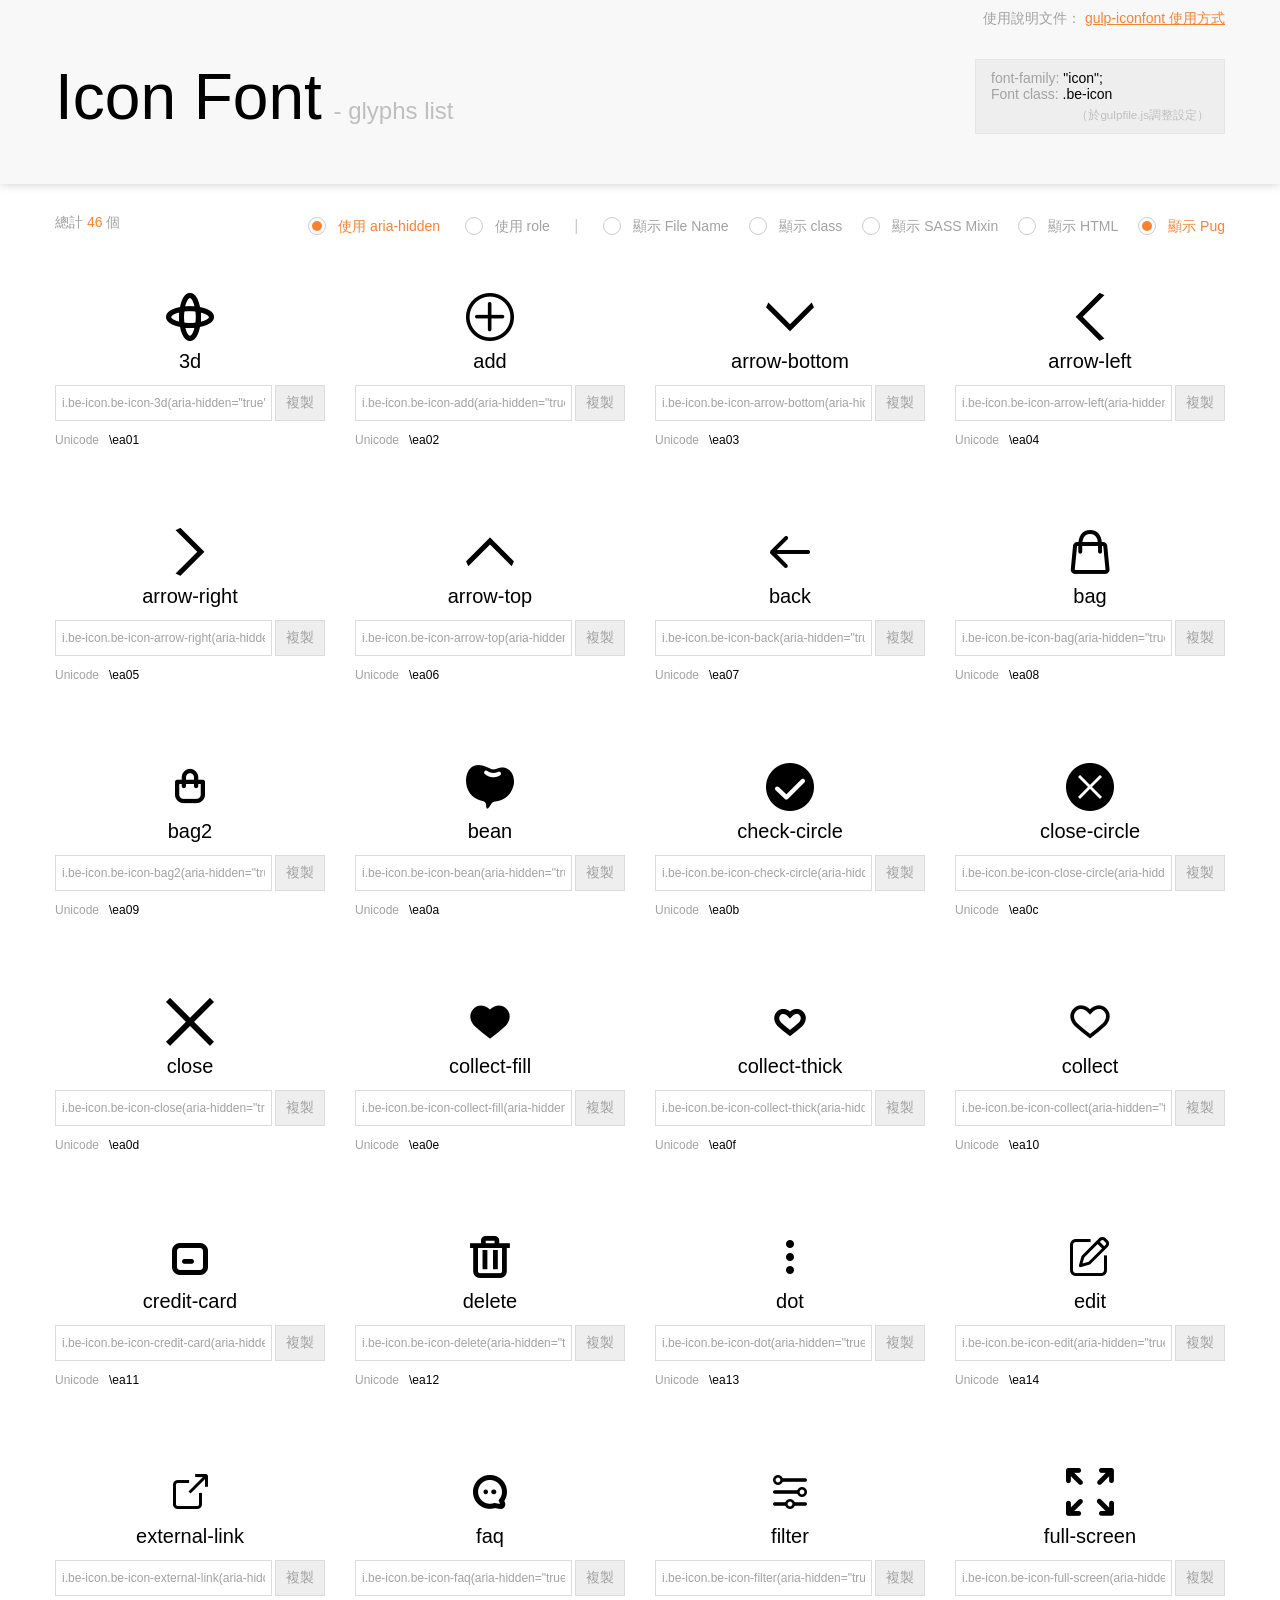
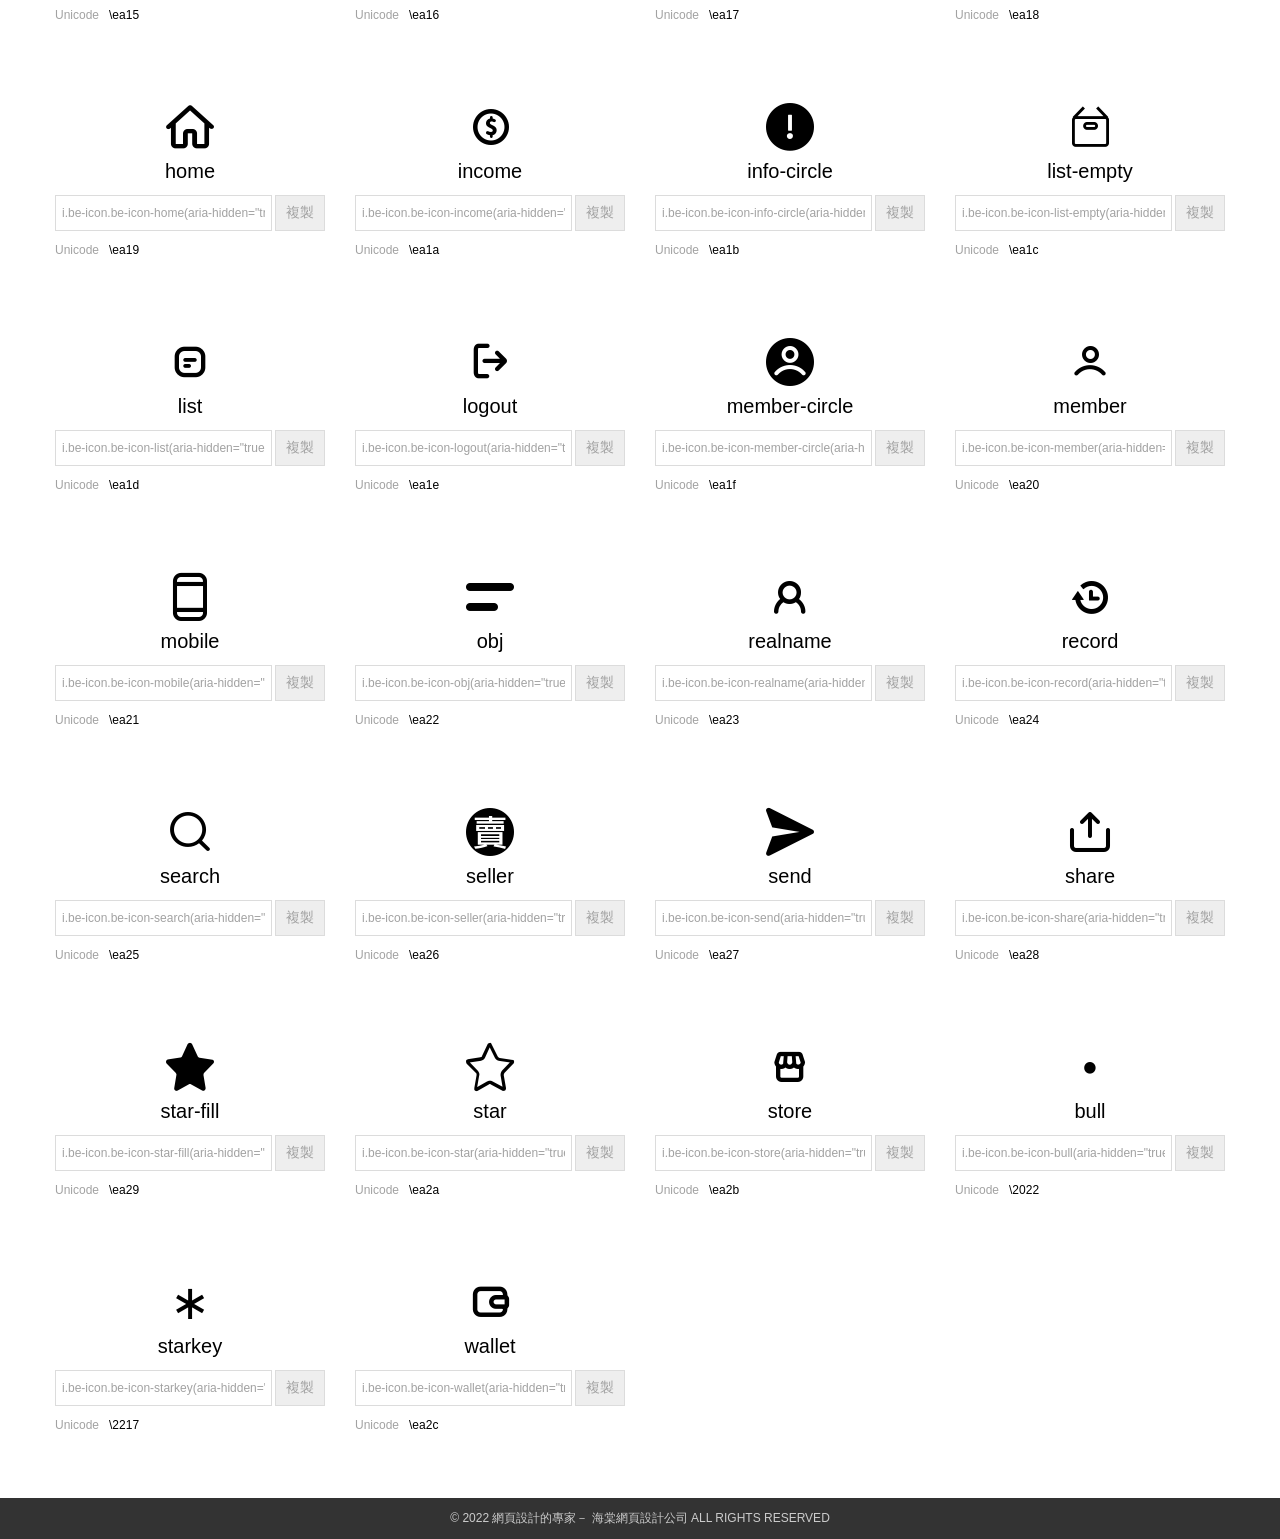
<file: fonts/icons/index.html>
<!DOCTYPE html>
<html lang="zh-Hant">
<head>
	<meta name="robots" content="noindex, nofollow,noarchive,nosnippet,noimageindex,noodp">
	<meta charset="UTF-8">
	<meta name="viewport" content="width=device-width, initial-scale=1.0, maximum-scale=1.0">
	<link rel="icon" type="image/ico" href="https://begonia-design.com.tw/favicon.ico">
	<title>Icon Font - glyphs list</title>

	<!-- CSS -->
	<link rel="stylesheet" href="icons.css">
	<link rel="stylesheet" href="iconfont-demo.css">
</head>
<body>
<div class="wrapper" id="app">

	<header id="header">
		<div class="container">
			<div class="hd-top">
				<span class="t-title">使用說明文件：</span>
				<a href="https://docs.google.com/document/d/1o-waHPhJDr3yPD8cfRazkEjcxA7Ho1SVKK8pNGNb9Ig/edit?usp=sharing" target="_blank" class="tooltip" data-title="限海棠設計員工讀取">gulp-iconfont 使用方式</a>
			</div>
			<div class="hd-center">
				<h1 class="title">Icon Font<small class="t-tip"> - glyphs list</small></h1>
				<div class="hd-gulptip">
					<ul>
						<li><span class="t-title">font-family:</span> "icon";</li>
						<li><span class="t-title">Font class:</span> .be-icon</li>
					</ul>
					<p class="t-tip"><small>（於gulpfile.js調整設定）</small></p>
				</div>
			</div>
		</div>
	</header>

	<!-- Main Container -->
	<main class="container" id="main">
		<!-- Show Type -->
		<div class="list-type-wrapper" id="list-type-wrapper">
			<div data-fixed-panel>
				<div class="amount">總計 <span class="num" ref="amountNum">(ﾟ∀ﾟ)</span> 個</div>
				<ul class="list-type">
					<li v-if="defaultShow">
						<button class="btn" type="button" @click="defaultSet()">恢復預設</button>
					</li>
					<li v-if="svgIconShow === 'html' || svgIconShow === 'pug'">
						<input type="radio" id="checkbox-hidden" name="checkbox-html" class="radiobox" value="ariaHidden" v-model="ariaHidden">
						<label for="checkbox-hidden">使用 aria-hidden</label>
					</li>
					<li v-if="svgIconShow === 'html' || svgIconShow === 'pug'">
						<input type="radio" id="checkbox-role" name="checkbox-html" class="radiobox" value="role" v-model="ariaHidden">
						<label for="checkbox-role">使用 role</label>
					</li>
					<li v-if="svgIconShow === 'sass'">
						<input type="checkbox" id="checkbox-scss" class="checkbox" v-model="showScss">
						<label for="checkbox-scss">顯示 SCSS</label>
					</li>
					<li class="text-tip">|</li>
					<li v-for="item in selectOptions">
						<input type="radio" name="showtype" :id="'show-' + item.name" class="radiobox" :value="item.name" v-model="svgIconShow" checked>
						<label :for="'show-' + item.name">顯示 {{item.text}}</label>
					</li>
				</ul>
			</div>
		</div>

		<!-- List -->
		<ul class="glyphs-list">
			
			<li>
				<i class="be-icon be-icon-3d"></i>
				<h4>3d</h4>
				<div class="input-item">
					<input type="text" :value="svgIconInputVal('3d')">
					<button class="btn-copy">複製</button>
				</div>
				<!-- <div v-if="ariaHidden === 'role'"><label for="text">role</label><input type="text" value="3d"></div> -->
				<p class="text-code"><span class="t-title">Unicode</span><code class="copy-unicode tooltip" data-title="複製 Unicode">\ea01</code></p>
			</li>
			
			<li>
				<i class="be-icon be-icon-add"></i>
				<h4>add</h4>
				<div class="input-item">
					<input type="text" :value="svgIconInputVal('add')">
					<button class="btn-copy">複製</button>
				</div>
				<!-- <div v-if="ariaHidden === 'role'"><label for="text">role</label><input type="text" value="add"></div> -->
				<p class="text-code"><span class="t-title">Unicode</span><code class="copy-unicode tooltip" data-title="複製 Unicode">\ea02</code></p>
			</li>
			
			<li>
				<i class="be-icon be-icon-arrow-bottom"></i>
				<h4>arrow-bottom</h4>
				<div class="input-item">
					<input type="text" :value="svgIconInputVal('arrow-bottom')">
					<button class="btn-copy">複製</button>
				</div>
				<!-- <div v-if="ariaHidden === 'role'"><label for="text">role</label><input type="text" value="arrow-bottom"></div> -->
				<p class="text-code"><span class="t-title">Unicode</span><code class="copy-unicode tooltip" data-title="複製 Unicode">\ea03</code></p>
			</li>
			
			<li>
				<i class="be-icon be-icon-arrow-left"></i>
				<h4>arrow-left</h4>
				<div class="input-item">
					<input type="text" :value="svgIconInputVal('arrow-left')">
					<button class="btn-copy">複製</button>
				</div>
				<!-- <div v-if="ariaHidden === 'role'"><label for="text">role</label><input type="text" value="arrow-left"></div> -->
				<p class="text-code"><span class="t-title">Unicode</span><code class="copy-unicode tooltip" data-title="複製 Unicode">\ea04</code></p>
			</li>
			
			<li>
				<i class="be-icon be-icon-arrow-right"></i>
				<h4>arrow-right</h4>
				<div class="input-item">
					<input type="text" :value="svgIconInputVal('arrow-right')">
					<button class="btn-copy">複製</button>
				</div>
				<!-- <div v-if="ariaHidden === 'role'"><label for="text">role</label><input type="text" value="arrow-right"></div> -->
				<p class="text-code"><span class="t-title">Unicode</span><code class="copy-unicode tooltip" data-title="複製 Unicode">\ea05</code></p>
			</li>
			
			<li>
				<i class="be-icon be-icon-arrow-top"></i>
				<h4>arrow-top</h4>
				<div class="input-item">
					<input type="text" :value="svgIconInputVal('arrow-top')">
					<button class="btn-copy">複製</button>
				</div>
				<!-- <div v-if="ariaHidden === 'role'"><label for="text">role</label><input type="text" value="arrow-top"></div> -->
				<p class="text-code"><span class="t-title">Unicode</span><code class="copy-unicode tooltip" data-title="複製 Unicode">\ea06</code></p>
			</li>
			
			<li>
				<i class="be-icon be-icon-back"></i>
				<h4>back</h4>
				<div class="input-item">
					<input type="text" :value="svgIconInputVal('back')">
					<button class="btn-copy">複製</button>
				</div>
				<!-- <div v-if="ariaHidden === 'role'"><label for="text">role</label><input type="text" value="back"></div> -->
				<p class="text-code"><span class="t-title">Unicode</span><code class="copy-unicode tooltip" data-title="複製 Unicode">\ea07</code></p>
			</li>
			
			<li>
				<i class="be-icon be-icon-bag"></i>
				<h4>bag</h4>
				<div class="input-item">
					<input type="text" :value="svgIconInputVal('bag')">
					<button class="btn-copy">複製</button>
				</div>
				<!-- <div v-if="ariaHidden === 'role'"><label for="text">role</label><input type="text" value="bag"></div> -->
				<p class="text-code"><span class="t-title">Unicode</span><code class="copy-unicode tooltip" data-title="複製 Unicode">\ea08</code></p>
			</li>
			
			<li>
				<i class="be-icon be-icon-bag2"></i>
				<h4>bag2</h4>
				<div class="input-item">
					<input type="text" :value="svgIconInputVal('bag2')">
					<button class="btn-copy">複製</button>
				</div>
				<!-- <div v-if="ariaHidden === 'role'"><label for="text">role</label><input type="text" value="bag2"></div> -->
				<p class="text-code"><span class="t-title">Unicode</span><code class="copy-unicode tooltip" data-title="複製 Unicode">\ea09</code></p>
			</li>
			
			<li>
				<i class="be-icon be-icon-bean"></i>
				<h4>bean</h4>
				<div class="input-item">
					<input type="text" :value="svgIconInputVal('bean')">
					<button class="btn-copy">複製</button>
				</div>
				<!-- <div v-if="ariaHidden === 'role'"><label for="text">role</label><input type="text" value="bean"></div> -->
				<p class="text-code"><span class="t-title">Unicode</span><code class="copy-unicode tooltip" data-title="複製 Unicode">\ea0a</code></p>
			</li>
			
			<li>
				<i class="be-icon be-icon-check-circle"></i>
				<h4>check-circle</h4>
				<div class="input-item">
					<input type="text" :value="svgIconInputVal('check-circle')">
					<button class="btn-copy">複製</button>
				</div>
				<!-- <div v-if="ariaHidden === 'role'"><label for="text">role</label><input type="text" value="check-circle"></div> -->
				<p class="text-code"><span class="t-title">Unicode</span><code class="copy-unicode tooltip" data-title="複製 Unicode">\ea0b</code></p>
			</li>
			
			<li>
				<i class="be-icon be-icon-close-circle"></i>
				<h4>close-circle</h4>
				<div class="input-item">
					<input type="text" :value="svgIconInputVal('close-circle')">
					<button class="btn-copy">複製</button>
				</div>
				<!-- <div v-if="ariaHidden === 'role'"><label for="text">role</label><input type="text" value="close-circle"></div> -->
				<p class="text-code"><span class="t-title">Unicode</span><code class="copy-unicode tooltip" data-title="複製 Unicode">\ea0c</code></p>
			</li>
			
			<li>
				<i class="be-icon be-icon-close"></i>
				<h4>close</h4>
				<div class="input-item">
					<input type="text" :value="svgIconInputVal('close')">
					<button class="btn-copy">複製</button>
				</div>
				<!-- <div v-if="ariaHidden === 'role'"><label for="text">role</label><input type="text" value="close"></div> -->
				<p class="text-code"><span class="t-title">Unicode</span><code class="copy-unicode tooltip" data-title="複製 Unicode">\ea0d</code></p>
			</li>
			
			<li>
				<i class="be-icon be-icon-collect-fill"></i>
				<h4>collect-fill</h4>
				<div class="input-item">
					<input type="text" :value="svgIconInputVal('collect-fill')">
					<button class="btn-copy">複製</button>
				</div>
				<!-- <div v-if="ariaHidden === 'role'"><label for="text">role</label><input type="text" value="collect-fill"></div> -->
				<p class="text-code"><span class="t-title">Unicode</span><code class="copy-unicode tooltip" data-title="複製 Unicode">\ea0e</code></p>
			</li>
			
			<li>
				<i class="be-icon be-icon-collect-thick"></i>
				<h4>collect-thick</h4>
				<div class="input-item">
					<input type="text" :value="svgIconInputVal('collect-thick')">
					<button class="btn-copy">複製</button>
				</div>
				<!-- <div v-if="ariaHidden === 'role'"><label for="text">role</label><input type="text" value="collect-thick"></div> -->
				<p class="text-code"><span class="t-title">Unicode</span><code class="copy-unicode tooltip" data-title="複製 Unicode">\ea0f</code></p>
			</li>
			
			<li>
				<i class="be-icon be-icon-collect"></i>
				<h4>collect</h4>
				<div class="input-item">
					<input type="text" :value="svgIconInputVal('collect')">
					<button class="btn-copy">複製</button>
				</div>
				<!-- <div v-if="ariaHidden === 'role'"><label for="text">role</label><input type="text" value="collect"></div> -->
				<p class="text-code"><span class="t-title">Unicode</span><code class="copy-unicode tooltip" data-title="複製 Unicode">\ea10</code></p>
			</li>
			
			<li>
				<i class="be-icon be-icon-credit-card"></i>
				<h4>credit-card</h4>
				<div class="input-item">
					<input type="text" :value="svgIconInputVal('credit-card')">
					<button class="btn-copy">複製</button>
				</div>
				<!-- <div v-if="ariaHidden === 'role'"><label for="text">role</label><input type="text" value="credit-card"></div> -->
				<p class="text-code"><span class="t-title">Unicode</span><code class="copy-unicode tooltip" data-title="複製 Unicode">\ea11</code></p>
			</li>
			
			<li>
				<i class="be-icon be-icon-delete"></i>
				<h4>delete</h4>
				<div class="input-item">
					<input type="text" :value="svgIconInputVal('delete')">
					<button class="btn-copy">複製</button>
				</div>
				<!-- <div v-if="ariaHidden === 'role'"><label for="text">role</label><input type="text" value="delete"></div> -->
				<p class="text-code"><span class="t-title">Unicode</span><code class="copy-unicode tooltip" data-title="複製 Unicode">\ea12</code></p>
			</li>
			
			<li>
				<i class="be-icon be-icon-dot"></i>
				<h4>dot</h4>
				<div class="input-item">
					<input type="text" :value="svgIconInputVal('dot')">
					<button class="btn-copy">複製</button>
				</div>
				<!-- <div v-if="ariaHidden === 'role'"><label for="text">role</label><input type="text" value="dot"></div> -->
				<p class="text-code"><span class="t-title">Unicode</span><code class="copy-unicode tooltip" data-title="複製 Unicode">\ea13</code></p>
			</li>
			
			<li>
				<i class="be-icon be-icon-edit"></i>
				<h4>edit</h4>
				<div class="input-item">
					<input type="text" :value="svgIconInputVal('edit')">
					<button class="btn-copy">複製</button>
				</div>
				<!-- <div v-if="ariaHidden === 'role'"><label for="text">role</label><input type="text" value="edit"></div> -->
				<p class="text-code"><span class="t-title">Unicode</span><code class="copy-unicode tooltip" data-title="複製 Unicode">\ea14</code></p>
			</li>
			
			<li>
				<i class="be-icon be-icon-external-link"></i>
				<h4>external-link</h4>
				<div class="input-item">
					<input type="text" :value="svgIconInputVal('external-link')">
					<button class="btn-copy">複製</button>
				</div>
				<!-- <div v-if="ariaHidden === 'role'"><label for="text">role</label><input type="text" value="external-link"></div> -->
				<p class="text-code"><span class="t-title">Unicode</span><code class="copy-unicode tooltip" data-title="複製 Unicode">\ea15</code></p>
			</li>
			
			<li>
				<i class="be-icon be-icon-faq"></i>
				<h4>faq</h4>
				<div class="input-item">
					<input type="text" :value="svgIconInputVal('faq')">
					<button class="btn-copy">複製</button>
				</div>
				<!-- <div v-if="ariaHidden === 'role'"><label for="text">role</label><input type="text" value="faq"></div> -->
				<p class="text-code"><span class="t-title">Unicode</span><code class="copy-unicode tooltip" data-title="複製 Unicode">\ea16</code></p>
			</li>
			
			<li>
				<i class="be-icon be-icon-filter"></i>
				<h4>filter</h4>
				<div class="input-item">
					<input type="text" :value="svgIconInputVal('filter')">
					<button class="btn-copy">複製</button>
				</div>
				<!-- <div v-if="ariaHidden === 'role'"><label for="text">role</label><input type="text" value="filter"></div> -->
				<p class="text-code"><span class="t-title">Unicode</span><code class="copy-unicode tooltip" data-title="複製 Unicode">\ea17</code></p>
			</li>
			
			<li>
				<i class="be-icon be-icon-full-screen"></i>
				<h4>full-screen</h4>
				<div class="input-item">
					<input type="text" :value="svgIconInputVal('full-screen')">
					<button class="btn-copy">複製</button>
				</div>
				<!-- <div v-if="ariaHidden === 'role'"><label for="text">role</label><input type="text" value="full-screen"></div> -->
				<p class="text-code"><span class="t-title">Unicode</span><code class="copy-unicode tooltip" data-title="複製 Unicode">\ea18</code></p>
			</li>
			
			<li>
				<i class="be-icon be-icon-home"></i>
				<h4>home</h4>
				<div class="input-item">
					<input type="text" :value="svgIconInputVal('home')">
					<button class="btn-copy">複製</button>
				</div>
				<!-- <div v-if="ariaHidden === 'role'"><label for="text">role</label><input type="text" value="home"></div> -->
				<p class="text-code"><span class="t-title">Unicode</span><code class="copy-unicode tooltip" data-title="複製 Unicode">\ea19</code></p>
			</li>
			
			<li>
				<i class="be-icon be-icon-income"></i>
				<h4>income</h4>
				<div class="input-item">
					<input type="text" :value="svgIconInputVal('income')">
					<button class="btn-copy">複製</button>
				</div>
				<!-- <div v-if="ariaHidden === 'role'"><label for="text">role</label><input type="text" value="income"></div> -->
				<p class="text-code"><span class="t-title">Unicode</span><code class="copy-unicode tooltip" data-title="複製 Unicode">\ea1a</code></p>
			</li>
			
			<li>
				<i class="be-icon be-icon-info-circle"></i>
				<h4>info-circle</h4>
				<div class="input-item">
					<input type="text" :value="svgIconInputVal('info-circle')">
					<button class="btn-copy">複製</button>
				</div>
				<!-- <div v-if="ariaHidden === 'role'"><label for="text">role</label><input type="text" value="info-circle"></div> -->
				<p class="text-code"><span class="t-title">Unicode</span><code class="copy-unicode tooltip" data-title="複製 Unicode">\ea1b</code></p>
			</li>
			
			<li>
				<i class="be-icon be-icon-list-empty"></i>
				<h4>list-empty</h4>
				<div class="input-item">
					<input type="text" :value="svgIconInputVal('list-empty')">
					<button class="btn-copy">複製</button>
				</div>
				<!-- <div v-if="ariaHidden === 'role'"><label for="text">role</label><input type="text" value="list-empty"></div> -->
				<p class="text-code"><span class="t-title">Unicode</span><code class="copy-unicode tooltip" data-title="複製 Unicode">\ea1c</code></p>
			</li>
			
			<li>
				<i class="be-icon be-icon-list"></i>
				<h4>list</h4>
				<div class="input-item">
					<input type="text" :value="svgIconInputVal('list')">
					<button class="btn-copy">複製</button>
				</div>
				<!-- <div v-if="ariaHidden === 'role'"><label for="text">role</label><input type="text" value="list"></div> -->
				<p class="text-code"><span class="t-title">Unicode</span><code class="copy-unicode tooltip" data-title="複製 Unicode">\ea1d</code></p>
			</li>
			
			<li>
				<i class="be-icon be-icon-logout"></i>
				<h4>logout</h4>
				<div class="input-item">
					<input type="text" :value="svgIconInputVal('logout')">
					<button class="btn-copy">複製</button>
				</div>
				<!-- <div v-if="ariaHidden === 'role'"><label for="text">role</label><input type="text" value="logout"></div> -->
				<p class="text-code"><span class="t-title">Unicode</span><code class="copy-unicode tooltip" data-title="複製 Unicode">\ea1e</code></p>
			</li>
			
			<li>
				<i class="be-icon be-icon-member-circle"></i>
				<h4>member-circle</h4>
				<div class="input-item">
					<input type="text" :value="svgIconInputVal('member-circle')">
					<button class="btn-copy">複製</button>
				</div>
				<!-- <div v-if="ariaHidden === 'role'"><label for="text">role</label><input type="text" value="member-circle"></div> -->
				<p class="text-code"><span class="t-title">Unicode</span><code class="copy-unicode tooltip" data-title="複製 Unicode">\ea1f</code></p>
			</li>
			
			<li>
				<i class="be-icon be-icon-member"></i>
				<h4>member</h4>
				<div class="input-item">
					<input type="text" :value="svgIconInputVal('member')">
					<button class="btn-copy">複製</button>
				</div>
				<!-- <div v-if="ariaHidden === 'role'"><label for="text">role</label><input type="text" value="member"></div> -->
				<p class="text-code"><span class="t-title">Unicode</span><code class="copy-unicode tooltip" data-title="複製 Unicode">\ea20</code></p>
			</li>
			
			<li>
				<i class="be-icon be-icon-mobile"></i>
				<h4>mobile</h4>
				<div class="input-item">
					<input type="text" :value="svgIconInputVal('mobile')">
					<button class="btn-copy">複製</button>
				</div>
				<!-- <div v-if="ariaHidden === 'role'"><label for="text">role</label><input type="text" value="mobile"></div> -->
				<p class="text-code"><span class="t-title">Unicode</span><code class="copy-unicode tooltip" data-title="複製 Unicode">\ea21</code></p>
			</li>
			
			<li>
				<i class="be-icon be-icon-obj"></i>
				<h4>obj</h4>
				<div class="input-item">
					<input type="text" :value="svgIconInputVal('obj')">
					<button class="btn-copy">複製</button>
				</div>
				<!-- <div v-if="ariaHidden === 'role'"><label for="text">role</label><input type="text" value="obj"></div> -->
				<p class="text-code"><span class="t-title">Unicode</span><code class="copy-unicode tooltip" data-title="複製 Unicode">\ea22</code></p>
			</li>
			
			<li>
				<i class="be-icon be-icon-realname"></i>
				<h4>realname</h4>
				<div class="input-item">
					<input type="text" :value="svgIconInputVal('realname')">
					<button class="btn-copy">複製</button>
				</div>
				<!-- <div v-if="ariaHidden === 'role'"><label for="text">role</label><input type="text" value="realname"></div> -->
				<p class="text-code"><span class="t-title">Unicode</span><code class="copy-unicode tooltip" data-title="複製 Unicode">\ea23</code></p>
			</li>
			
			<li>
				<i class="be-icon be-icon-record"></i>
				<h4>record</h4>
				<div class="input-item">
					<input type="text" :value="svgIconInputVal('record')">
					<button class="btn-copy">複製</button>
				</div>
				<!-- <div v-if="ariaHidden === 'role'"><label for="text">role</label><input type="text" value="record"></div> -->
				<p class="text-code"><span class="t-title">Unicode</span><code class="copy-unicode tooltip" data-title="複製 Unicode">\ea24</code></p>
			</li>
			
			<li>
				<i class="be-icon be-icon-search"></i>
				<h4>search</h4>
				<div class="input-item">
					<input type="text" :value="svgIconInputVal('search')">
					<button class="btn-copy">複製</button>
				</div>
				<!-- <div v-if="ariaHidden === 'role'"><label for="text">role</label><input type="text" value="search"></div> -->
				<p class="text-code"><span class="t-title">Unicode</span><code class="copy-unicode tooltip" data-title="複製 Unicode">\ea25</code></p>
			</li>
			
			<li>
				<i class="be-icon be-icon-seller"></i>
				<h4>seller</h4>
				<div class="input-item">
					<input type="text" :value="svgIconInputVal('seller')">
					<button class="btn-copy">複製</button>
				</div>
				<!-- <div v-if="ariaHidden === 'role'"><label for="text">role</label><input type="text" value="seller"></div> -->
				<p class="text-code"><span class="t-title">Unicode</span><code class="copy-unicode tooltip" data-title="複製 Unicode">\ea26</code></p>
			</li>
			
			<li>
				<i class="be-icon be-icon-send"></i>
				<h4>send</h4>
				<div class="input-item">
					<input type="text" :value="svgIconInputVal('send')">
					<button class="btn-copy">複製</button>
				</div>
				<!-- <div v-if="ariaHidden === 'role'"><label for="text">role</label><input type="text" value="send"></div> -->
				<p class="text-code"><span class="t-title">Unicode</span><code class="copy-unicode tooltip" data-title="複製 Unicode">\ea27</code></p>
			</li>
			
			<li>
				<i class="be-icon be-icon-share"></i>
				<h4>share</h4>
				<div class="input-item">
					<input type="text" :value="svgIconInputVal('share')">
					<button class="btn-copy">複製</button>
				</div>
				<!-- <div v-if="ariaHidden === 'role'"><label for="text">role</label><input type="text" value="share"></div> -->
				<p class="text-code"><span class="t-title">Unicode</span><code class="copy-unicode tooltip" data-title="複製 Unicode">\ea28</code></p>
			</li>
			
			<li>
				<i class="be-icon be-icon-star-fill"></i>
				<h4>star-fill</h4>
				<div class="input-item">
					<input type="text" :value="svgIconInputVal('star-fill')">
					<button class="btn-copy">複製</button>
				</div>
				<!-- <div v-if="ariaHidden === 'role'"><label for="text">role</label><input type="text" value="star-fill"></div> -->
				<p class="text-code"><span class="t-title">Unicode</span><code class="copy-unicode tooltip" data-title="複製 Unicode">\ea29</code></p>
			</li>
			
			<li>
				<i class="be-icon be-icon-star"></i>
				<h4>star</h4>
				<div class="input-item">
					<input type="text" :value="svgIconInputVal('star')">
					<button class="btn-copy">複製</button>
				</div>
				<!-- <div v-if="ariaHidden === 'role'"><label for="text">role</label><input type="text" value="star"></div> -->
				<p class="text-code"><span class="t-title">Unicode</span><code class="copy-unicode tooltip" data-title="複製 Unicode">\ea2a</code></p>
			</li>
			
			<li>
				<i class="be-icon be-icon-store"></i>
				<h4>store</h4>
				<div class="input-item">
					<input type="text" :value="svgIconInputVal('store')">
					<button class="btn-copy">複製</button>
				</div>
				<!-- <div v-if="ariaHidden === 'role'"><label for="text">role</label><input type="text" value="store"></div> -->
				<p class="text-code"><span class="t-title">Unicode</span><code class="copy-unicode tooltip" data-title="複製 Unicode">\ea2b</code></p>
			</li>
			
			<li>
				<i class="be-icon be-icon-bull"></i>
				<h4>bull</h4>
				<div class="input-item">
					<input type="text" :value="svgIconInputVal('bull')">
					<button class="btn-copy">複製</button>
				</div>
				<!-- <div v-if="ariaHidden === 'role'"><label for="text">role</label><input type="text" value="bull"></div> -->
				<p class="text-code"><span class="t-title">Unicode</span><code class="copy-unicode tooltip" data-title="複製 Unicode">\2022</code></p>
			</li>
			
			<li>
				<i class="be-icon be-icon-starkey"></i>
				<h4>starkey</h4>
				<div class="input-item">
					<input type="text" :value="svgIconInputVal('starkey')">
					<button class="btn-copy">複製</button>
				</div>
				<!-- <div v-if="ariaHidden === 'role'"><label for="text">role</label><input type="text" value="starkey"></div> -->
				<p class="text-code"><span class="t-title">Unicode</span><code class="copy-unicode tooltip" data-title="複製 Unicode">\2217</code></p>
			</li>
			
			<li>
				<i class="be-icon be-icon-wallet"></i>
				<h4>wallet</h4>
				<div class="input-item">
					<input type="text" :value="svgIconInputVal('wallet')">
					<button class="btn-copy">複製</button>
				</div>
				<!-- <div v-if="ariaHidden === 'role'"><label for="text">role</label><input type="text" value="wallet"></div> -->
				<p class="text-code"><span class="t-title">Unicode</span><code class="copy-unicode tooltip" data-title="複製 Unicode">\ea2c</code></p>
			</li>
			
		</ul>
		<!-- /.End List -->
	</main>

	<footer id="footer">
		© 2022 網頁設計的專家－ <a href="https://begonia-design.com.tw/" target="_blank">海棠網頁設計公司</a> ALL RIGHTS RESERVED
	</footer>

</div>
<!-- /.End .wrapper -->

<!-- JS -->
<script src="clipboard.min.js"></script>
<script src="vue.min.js"></script>
<script>
	(function(window, document){
		
		// Create Element.remove() function if not exist
		if (!('remove' in Element.prototype)) {
			Element.prototype.remove = function() {
				if (this.parentNode) {
					this.parentNode.removeChild(this);
				}
			};
		}

		// Copy to Clipboard
		var successMsg, clipTimer;

		function addCopySuccess(){
			if(successMsg == undefined){
				successMsg = document.createElement('div');
				successMsg.className = 'copysuctip';
				successMsg.innerText = '複製成功';
			}
			document.body.appendChild(successMsg);

			// Remove
			clearTimeout(clipTimer);
			clipTimer = null;
			clipTimer = setTimeout(function(){
				successMsg.remove();
				clipTimer = null;
			},3000);
		}

		var clipboard = new ClipboardJS('.btn-copy',{
			target: function(el) {
				return el.parentElement.querySelector('input');
			}
		});
		clipboard.on('success', addCopySuccess);

		var clipboard2 = new ClipboardJS('.copy-unicode',{
			text: function(el) {
				return el.innerText;
			}
		});
		clipboard2.on('success', addCopySuccess);


		// -----------------------------------
		// Change Type (Vue)
		var selectOptions = [
			{
				name: 'name', // radio value, vue判斷是否顯示該值基準(v-if="svgIconShow === 值")
				text: 'File Name', // radio 顯示名稱

				// input value值
				// * tag=要使用的HTML tag
				// * key=屬性值(一般專案為class、前端框架(Vue)專案可能會是不同值)
				// * name=檔案名稱
				// * mainClass為[一般專案]需求的主要class(fontClassName)[要由模板帶入值]
				code: '[name]'
			},
			{
				name: 'class',
				text: 'class',
				code: '[mainClass] [mainClass]-[name]'
			},
			{
				name: 'sass',
				text: 'SASS Mixin',
				code: '+font-icon-add([name])'
			},
			{
				name: 'html',
				text: 'HTML',
				code: '<[tag] [key]="[mainClass] [mainClass]-[name]"></[tag]>'
			},
			{
				name: 'pug',
				text: 'Pug',
				code: '[tag].[mainClass].[mainClass]-[name]()'
			}
		];

		// 設定預設值
		var defaultValue = {
			svgIconShow: 'pug',
			ariaHidden: 'ariaHidden',
			showScss: true,
		}

		// Vue Start
		new Vue({
			el: '#app',
			data: {
				selectOptions: selectOptions,
				svgIconShow: defaultValue.svgIconShow,
				ariaHidden: defaultValue.ariaHidden,
				showScss: defaultValue.showScss,
				// Svg Icon 設定<tag key="icon值">
				settings: {
					tag: 'i',
					key: 'class',
					mainClass: 'be-icon',
				},
				iconLength: '46',
				// 快取相關↓
				cacheEnable: true, // 是啟用快取
				cacheKey: '_BEGONIA_ICON_DEMO_',
				defaultShow: false // 是否顯示預設
			},
			computed: {
				// 是否使用 Cache(Local Storage)（※只有 localhost 才有）
				cacheUse: function() {
					return location.hostname === 'localhost'
				}
			},
			watch: {
				svgIconShow: function() {
					this.cacheSet();
					this.defaultCheck();
				},
				ariaHidden: function() {
					this.cacheSet();
					this.defaultCheck();
				},
				showScss: function() {
					this.cacheSet();
					this.defaultCheck();
				}
			},
			mounted: function() {
				var vm = this;
				setTimeout(function() {
					vm.$refs.amountNum.innerHTML = vm.iconLength
				}, 1000)

				// Cache
				if (vm.cacheEnable) {
					vm.cacheLoad();
					vm.defaultCheck();
				} else {
					vm.cacheDel();
				}

			},
			methods: {
				// 輸出 input value 值
				svgIconInputVal: function(icon) {
					var vm = this;
					var result = selectOptions.filter(function(val) { return val.name === vm.svgIconShow })[0];
					var val = result.code;
					val = val.replace(/\[name\]/gi, icon);
					val = val.replace(/\[tag\]/gi, vm.settings.tag);
					val = val.replace(/\[key\]=/gi, vm.settings.key + '=');
					val = val.replace(/\[mainClass\]/gi, vm.settings.mainClass);

					if(vm.svgIconShow === 'html' || vm.svgIconShow === 'pug') {
						var regex = vm.svgIconShow === 'html' ? /></gi : /\(\)/gi;
						var replaceStart = vm.svgIconShow === 'html' ? ' ' : '(';
						var replaceEnd = vm.svgIconShow === 'html' ? '><' : ')';

						if (vm.ariaHidden === 'ariaHidden') {
							// 增加 aria-hidden
							val = val.replace(regex, `${replaceStart}aria-hidden="true"${replaceEnd}`);
						} else if (vm.ariaHidden === 'role') {
							// 增加 role="img" aria-label
							val = val.replace(regex, `${replaceStart}role="img" aria-label="${icon}"${replaceEnd}`);
						}
					}

					if(vm.svgIconShow === 'sass' && vm.showScss) {
						val = val.replace(/\+/gi, '@include ') + ';';
					}

					return val;
				},
				// 讀取 Cache(Local Storage)
				cacheLoad: function() {
					var vm = this;
					// Get Cache(Local Storage)
					var val = JSON.parse(localStorage.getItem(vm.cacheKey));
					if (val !== null) {
						vm.svgIconShow = val.svgIconShow;
						vm.ariaHidden = val.ariaHidden;
						vm.showScss = val.showScss;
					}
				},
				// 設定 Cache(Local Storage)
				cacheSet: function() {
					if (this.cacheUse) {
						var vm = this;
						var val = {
							svgIconShow: vm.svgIconShow,
							ariaHidden: vm.ariaHidden,
							showScss: vm.showScss,
						}
						localStorage.setItem(this.cacheKey, JSON.stringify(val));
					}
				},
				cacheDel: function() {
					localStorage.removeItem(this.cacheKey)
				},
				// 確認預設
				defaultCheck: function() {
					this.defaultShow = !(this.svgIconShow === defaultValue.svgIconShow
						&& this.ariaHidden === defaultValue.ariaHidden
						&& this.showScss === defaultValue.showScss)
				},
				// 恢復預設
				defaultSet: function() {
					this.svgIconShow = defaultValue.svgIconShow;
					this.ariaHidden = defaultValue.ariaHidden;
					this.showScss = defaultValue.showScss;

					this.defaultShow = false;
				}
			}
		});

		// -----------------------------------
		// Scroll and fixed navigation

		// Get Body Scroll Top (zh-Hant): http://www.eion.com.tw/Blogger/?Pid=1154
		function getScrollTop(){
			var bodyTop = 0;
			if (typeof window.pageYOffset != "undefined") {
				bodyTop = window.pageYOffset;

			} else if (typeof document.compatMode != "undefined"
						&& document.compatMode != "BackCompat") {
				bodyTop = document.documentElement.scrollTop;

			} else if (typeof document.body != "undefined") {
				bodyTop = document.body.scrollTop;
			}
			return bodyTop
		};

		var showTypeWrapper = document.querySelector('#list-type-wrapper');
		var showTypeWrapperOffsetTop = showTypeWrapper.getBoundingClientRect().top + getScrollTop();
		function scrollNav(){
			var ws = getScrollTop();
			if(ws > showTypeWrapperOffsetTop){
				showTypeWrapper.classList.add('is-fixed');
			}else{
				showTypeWrapper.classList.remove('is-fixed');
			}
		};
		window.addEventListener('scroll', scrollNav);

		// -----------------------------------
		//IE old version tip
		var userAgent = window.navigator.userAgent;  
		if (userAgent.indexOf("MSIE 7.0")>0 || userAgent.indexOf("MSIE 8.0")>0 || userAgent.indexOf("MSIE 9.0")>0 || userAgent.indexOf("MSIE 10.0")>0) {
			var ieTip = document.createElement('div');
			ieTip.className = "ie-tip";

			var ieTipSpan = document.createElement('span');
			ieTipSpan.innerHTML = "不支援此版本瀏覽器，請開發者更換支援度較高之瀏覽器。<br><small>（用IE開發是要毀滅世界嗎？ಠ_ಠ）</small>";
			ieTip.appendChild(ieTipSpan);

			document.body.appendChild(ieTip);
		}

	})(window, document);
</script>

</body>

</html>
</file>
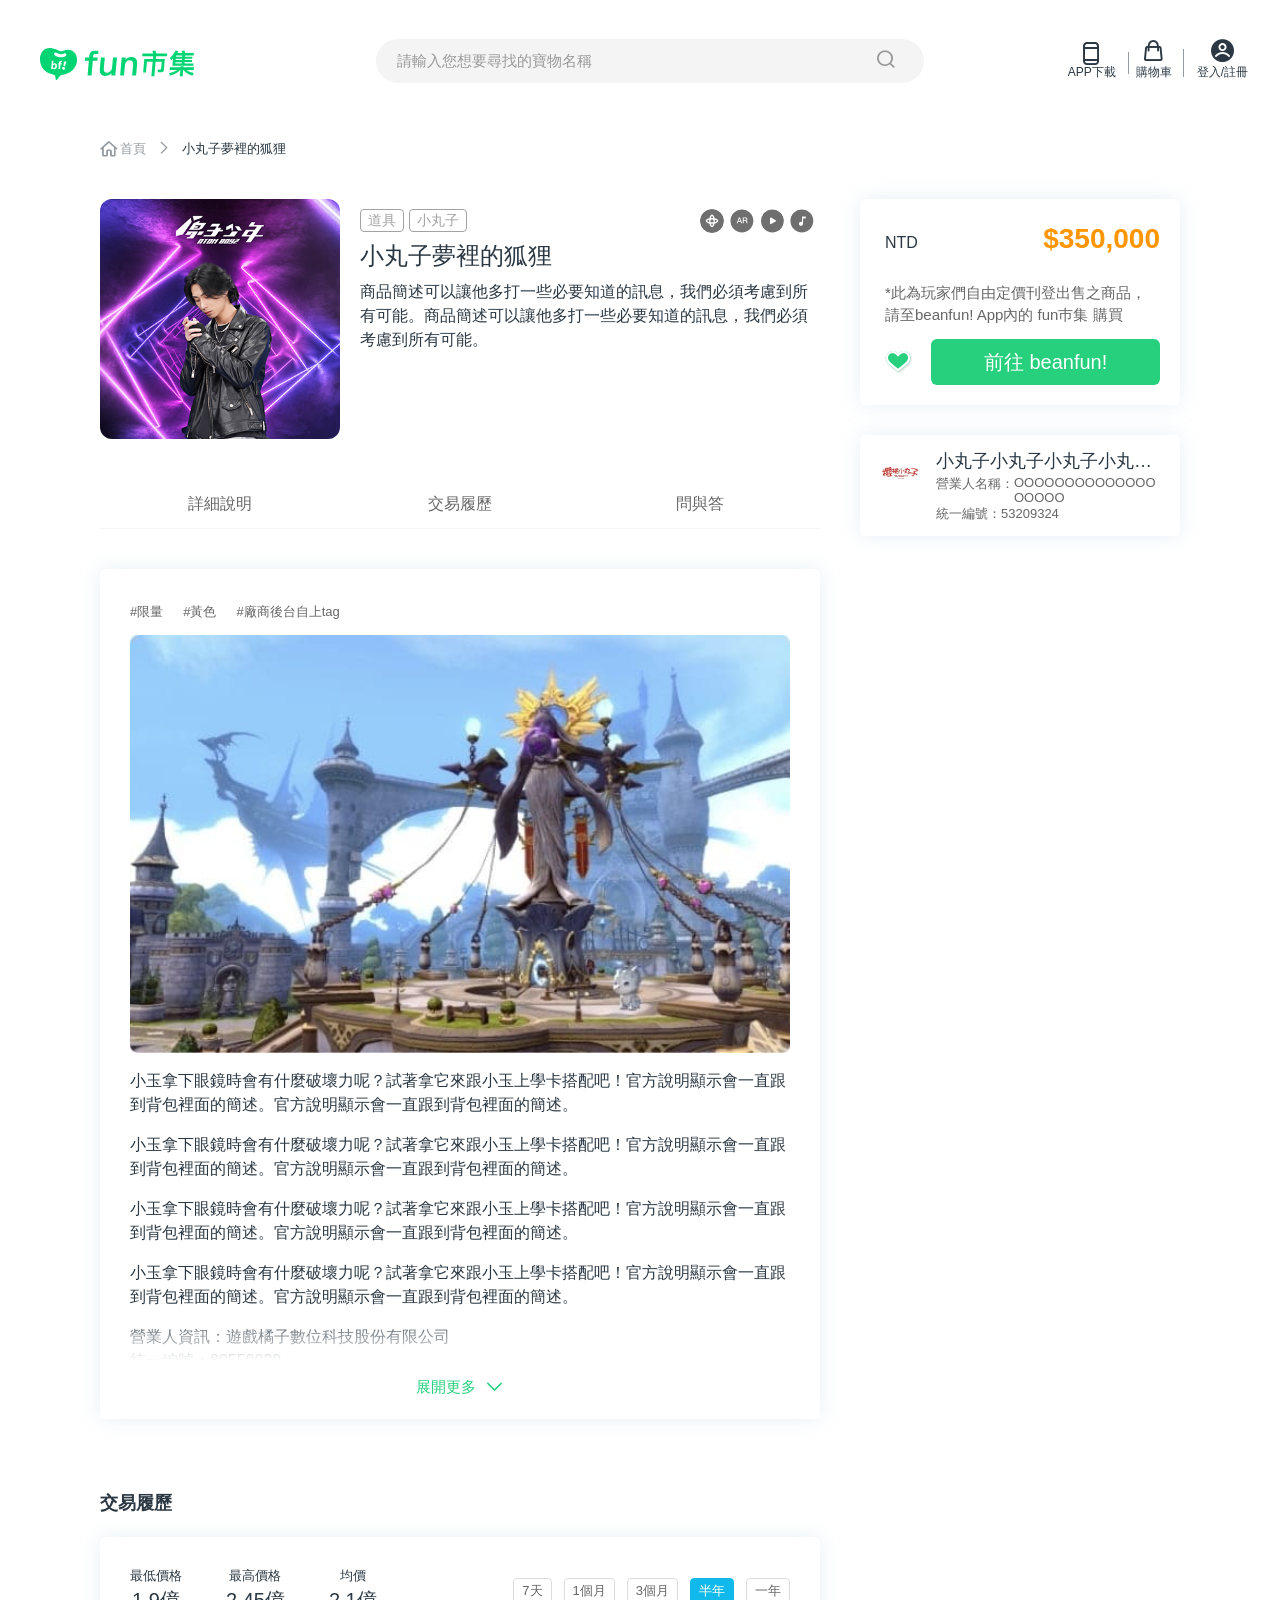
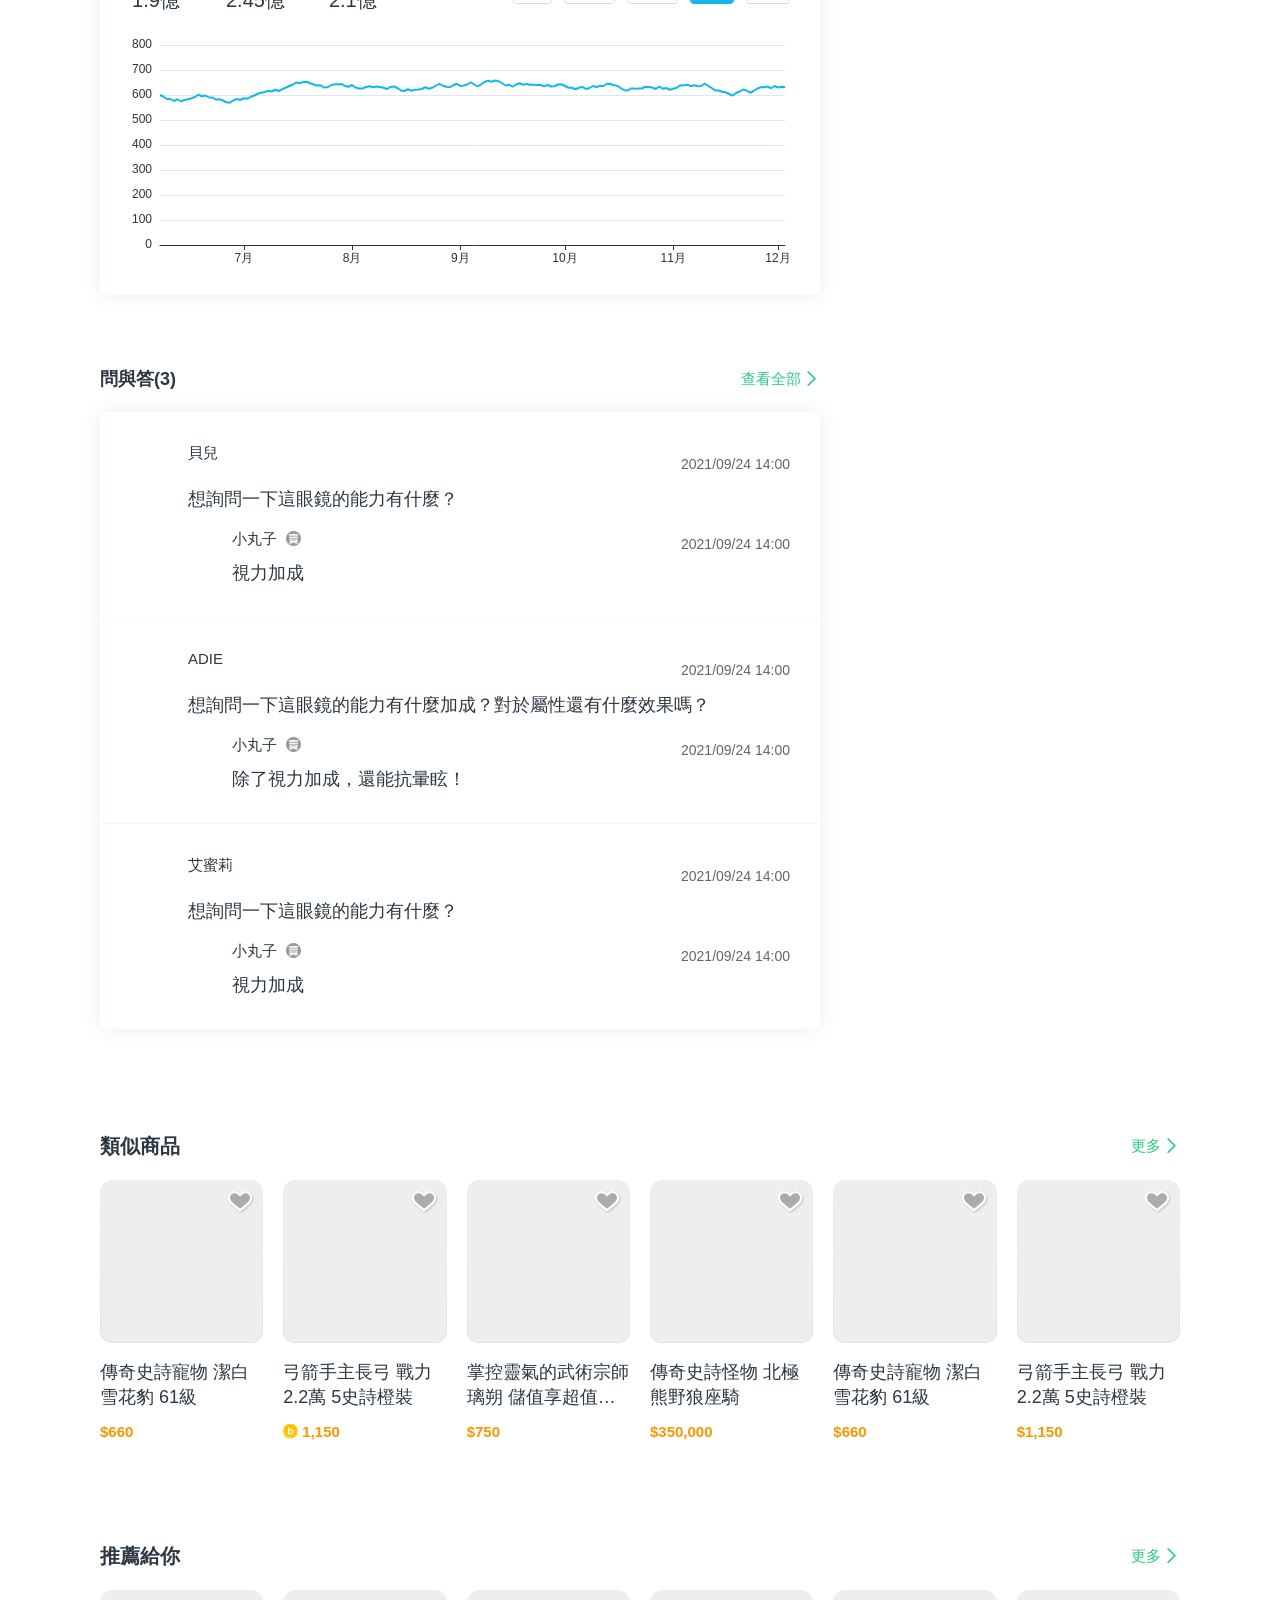
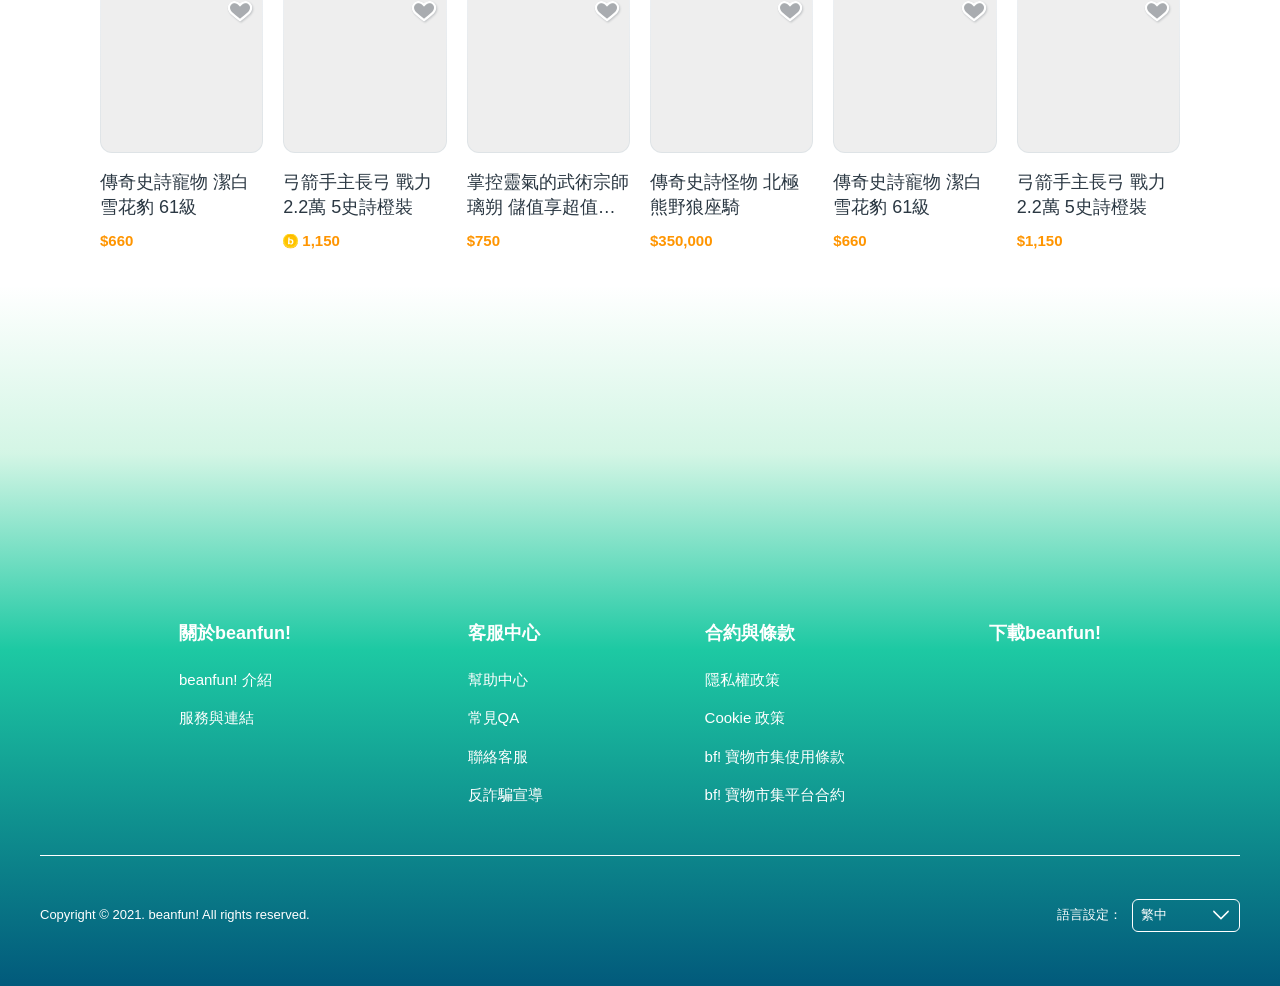
<file: 00_product-cont-pd.html>
<!DOCTYPE html>
<!-- ↓【APP版本】<html> 增加 class「app」-->
<html class="no-js" lang="zh-Hant-TW">
  <head>
    <!-- [START] 測試站防止被爬蟲搜尋-->
    <!--
    上線後刪除此段Meta與註解
    參考文件：https://developers.google.com/search/reference/robots_meta_tag?hl=zh-tw
    -->
    <meta name="robots" content="noindex, nofollow,noarchive,nosnippet,noimageindex,noodp">
    <!-- [END] 測試站防止被爬蟲搜尋-->
    <meta charset="utf-8">
    <meta http-equiv="x-ua-compatible" content="ie=edge">
    <meta name="viewport" content="width=device-width, initial-scale=1.0, maximum-scale=1.0, user-scalable=no">
    <meta name="format-detection" content="telephone=no">
    <meta name="theme-color" content="#ffffff">
    <title>fun市集｜商品明細</title>
    <link rel="icon" type="image/png" href="images/favicon.png">
    <link rel="apple-touch-icon" href="images/touch-icon.png">
    <!-- [START] SEO Setting-->
    <!-- 內頁SEO設定(商品內頁SEO有不同)-->
    <meta name="description" content="商品敘述">
    <meta name="keywords" content="商品關鍵字">
    <meta property="og:type" content="og:product">
    <meta property="og:title" content="商品標題">
    <meta property="og:description" content="商品敘述">
    <meta property="og:url" content="商品連結">
    <meta property="og:image" content="商品縮圖">
    <meta property="og:locate" content="zh_TW">
    <meta name="twitter:card" content="product">
    <meta name="twitter:title" content="商品標題">
    <meta name="twitter:description" content="商品敘述">
    <meta name="twitter:image" content="商品縮圖">
    <meta property="product:price:amount" content="商品價格">
    <meta property="product:price:currency" content="NTD">
    <!-- ==========-->
    <!-- 結構化資料(JSON-LD) - Product
    - sku：產品的專屬識別碼，參考：https://support.google.com/merchants/answer/7052112?hl=zh-Hant
    - 專屬產品 ID 須知，提供全球 ID (例如 gtin、mpn、isbn)，參考：https://support.google.com/merchants/answer/160161?hl=zh-Hant
    - 供貨狀況，參考（搜尋「ItemAvailability」）：https://developers.google.com/search/docs/advanced/structured-data/product?hl=zh-tw#product
    	- "availability"="填入供貨狀況 Schema.org"
    		- [有現貨] 
    			- 有現貨： https://schema.org/InStock
    			- 有限的可用率： https://schema.org/LimitedAvailability
    			- 僅限在線： https://schema.org/OnlineOnly
    		- [缺貨中]
    			- 缺貨： https://schema.org/OutOfStock
    			- 售罄： https://schema.org/SoldOut
    			- 已停產： https://schema.org/Discontinued
    			- 僅限店內： https://schema.org/InStoreOnly
    		- [預購]
    			- 預購： https://schema.org/PreOrder
    			- 預售： https://schema.org/PreSale
    		- [缺貨待補]
    			- 缺貨待補： https://schema.org/BackOrder
    -->
    <script type="application/ld+json">
      {
      	"@context": "https://schema.org/",
      	"@type": "Product",
      	"name": "商品標題",
      	"description": "商品敘述",
      	"productId": "商品編號",
      	"image": [
      		"圖片絕對值網址"
      	],
      	"sku": "產品的專屬識別碼，沒有不要生成",
      	"mpn": "製造商零件編號（Manufacturer Part Number），沒有不要生成",
      	"gtin13": "全球交易品項識別碼，長度［8、13或14］，要更換key「gtin『數字』」，沒有不要生成",
      	"brand": {
      		"@type": "Brand",
      		"name": "Gamania Group"
      	},
      	"offers": {
      		"@type": "Offer",
      		"url": "商品絕對值網址",
      		"priceCurrency": "NTD",
      		"price": "商品價格",
      		"availability": "https://schema.org/InStock",
      		"seller": {
      			"@type": "Organization",
      			"name": "賣家名稱",
      			"url": "賣家賣場絕對值網址，沒有不要生成",
      			"image": "賣家頭像圖片絕對值網址，沒有不要生成"
      		}
      	}
      }
    </script>
    <!-- [END] 內頁SEO設定-->
    <!-- ==========-->
    <!-- 結構化資料(JSON-LD) - Global-->
    <!-- 網址要改正式站網址、搜尋要改正確搜尋網址(SearchAction > target)-->
    <script type="application/ld+json">
      {
      	"@context":"http://schema.org",
      	"@graph": [
      		{
      			"@type":"Organization",
      			"name":"Gamania Group",
      			"legalName":"遊戲橘子數位科技股份有限公司",
      			"foundingDate":"1995-06-12",
      			"url":"http://gashpoint.begonia-design.com.tw/",
      			"logo":"http://gashpoint.begonia-design.com.tw/images/logo-brand.png",
      			"contactPoint" : [
      				{
      					"@type" : "ContactPoint",
      					"telephone" : "+886-2-2658-8866",
      					"contactType" : "聯絡電話 (Customer Service)",
      					"areaServed" : "TW",
      					"availableLanguage" : ["Taiwanese Mandarin"]
      				} , {
      					"@type" : "ContactPoint",
      					"email" : "business@gamania.com",
      					"contactType" : "商務洽談 (Business Contact)",
      					"areaServed" : "TW",
      					"availableLanguage" : ["Taiwanese Mandarin"]
      				} , {
      					"@type" : "ContactPoint",
      					"email" : "pr@gamania.com",
      					"contactType" : "公關聯繫 (PR Contact)",
      					"areaServed" : "TW",
      					"availableLanguage" : ["Taiwanese Mandarin"]
      				} , {
      					"@type" : "ContactPoint",
      					"email" : "ir@gamania.com",
      					"contactType" : "投資人關係聯繫 (IR Contact)",
      					"areaServed" : "TW",
      					"availableLanguage" : ["Taiwanese Mandarin"]
      				} , {
      					"@type" : "ContactPoint",
      					"email" : "bd@gamania.com",
      					"contactType" : "商務洽談 (Business Contact)",
      					"areaServed" : "HK",
      					"availableLanguage" : ["Chinese","English"]
      				} , {
      					"@type" : "ContactPoint",
      					"email" : "hk_pr@gamania.com",
      					"contactType" : "公關聯繫 (PR Contact)",
      					"areaServed" : "HK",
      					"availableLanguage" : ["Chinese","English"]
      				} , {
      					"@type" : "ContactPoint",
      					"email" : "PaymentAgent-JP@gashpoint.com",
      					"contactType" : "ビジネス問い合わせ (Business Contact)",
      					"areaServed" : "JP",
      					"availableLanguage" : ["Japanese"]
      				} , {
      					"@type" : "ContactPoint",
      					"email" : "philiplee@gashpoint.com",
      					"contactType" : "비즈니스 상담 (Business Contact)",
      					"areaServed" : "KR",
      					"availableLanguage" : ["Korean Hangul"]
      				}
      			],
      			"address": {
      				"@type":"PostalAddress",
      				"postalCode":"114",
      				"streetAddress":"瑞湖街111號",
      				"addressLocality":"台北市內湖區",
      				"addressRegion":"台灣",
      				"addressCountry": {
      					"@type": "Country",
      					"name": "TW"
      				}
      			},
      			"sameAs": [
      				"https://zh.wikipedia.org/wiki/遊戲橘子",
      				"https://www.gamania.com/",
      				"https://www.beanfun.com/",
      				"https://www.facebook.com/gamaniaglobal",
      				"https://www.youtube.com/user/gvoicemovie",
      				"https://play.google.com/store/apps/details?id=com.gamania.beanfun",
      				"https://apps.apple.com/tw/app/beanfun/id1108282446"
      			]
      		}
      	]
      	
      }
    </script>
    <!-- [END] SEO Setting-->
    <!-- [START] preload-->
    <link rel="preload" as="font" type="font/woff2" crossorigin="" href="fonts/icons/icon.woff2">
    <!-- [END] preload-->
    <!-- [START] CSS ==================================================-->
    <!-- CSS - Common-->
    <link rel="stylesheet" href="css/style.min.css">
    <!-- CSS - Page-->
    <link rel="stylesheet" href="css/product-cont.min.css">
    <!-- CSS - 【APP版本】--><!--
    <link rel="stylesheet" href="css/app.min.css">-->
    <!-- [END] CSS ==================================================-->
  </head>
  <body>
    <!-- [START] Header ==================================================-->
    <!-- Loader-->
    <!-- 呼叫：【開啟】 pageLoading();、【關閉】 pageLoaded();-->
    <div class="loader" id="loader">
      <div class="loader__img-box">
        <div class="loader__svg-wrapper">
          <svg class="bean" xmlns="http://www.w3.org/2000/svg" viewBox="0 0 46 40" width="46" height="40">
            <path class="body" d="M30,5.9c3.38-.8,6.69-1.46,10.56.79s8.28,9.45,3,18.21a19.13,19.13,0,0,1-14.93,9,24.58,24.58,0,0,1-3.3.17,4.48,4.48,0,0,0-3.52,1.57,16.65,16.65,0,0,1-3.52,3.62c-1.66,1-1.63-1.31-1.63-1.31a15.65,15.65,0,0,1,.09-2.39c.14-1.21-1.47-2.71-1.47-2.71a22.77,22.77,0,0,0-2.85-1c-.75-.13-9-3.11-11.51-11A18.8,18.8,0,0,1,2,6.64,14.89,14.89,0,0,1,7.52,1.33c3.85-2.12,10.91.48,10.91.48s4.16,2,5.69,2.89A7.4,7.4,0,0,0,30,5.9Z" fill="#26d07c" fill-rule="evenodd"></path>
            <path class="eye-outer" d="M14,14A4.5,4.5,0,1,1,9.5,9.5,4.49,4.49,0,0,1,14,14m9,2a4.5,4.5,0,1,1-4.5-4.5A4.5,4.5,0,0,1,23,16" fill="#fefefe" fill-rule="evenodd"></path>
            <path class="shadow" d="M40.59,6.69C37,4.61,33.92,5,30.81,5.72Q42.2,18.18,26.43,34a19.87,19.87,0,0,0,2.18-.15,19.13,19.13,0,0,0,14.93-9C48.86,16.14,44.46,8.93,40.59,6.69Z" fill-rule="evenodd" opacity="0.05" style="isolation: isolate"></path>
            <path class="eye-r" display="none" d="M12,14.5a2,2,0,1,1-2-2,2,2,0,0,1,2,2" fill="#050101" fill-rule="evenodd"></path>
            <path class="eye-l" display="none" d="M21,16.5a2,2,0,1,1-2-2,2,2,0,0,1,2,2" fill="#050101" fill-rule="evenodd"></path>
            <path class="eye-r-sleep" d="M11.73,15.5A2,2,0,0,1,8,14.5" fill="none" stroke="#050101" stroke-linecap="round" stroke-miterlimit="10" fill-rule="evenodd"></path>
            <path class="eye-l-sleep" d="M20.73,17.5a2,2,0,0,1-3.73-1" fill="none" stroke="#050101" stroke-linecap="round" stroke-miterlimit="10" fill-rule="evenodd"></path>
          </svg>
        </div>
      </div>
    </div>
    <!-- Header-->
    <header class="hd" id="header">
      <!-- 【Web版本】[START] Header-->
      <div class="hd-main">
        <div class="hd-main__l">
          <!-- Logo - 只有首頁使用<h1>--><!--
          <h1 class="brand-logo"><a class="brand-logo__link" href="/"><img class="brand-logo__img svg" src="images/logo.svg" alt="beanfun!寶物市集" width="160" height="18"></a></h1>-->
          <!-- Logo - 其餘使用<div>-->
          <div class="brand-logo"><a class="brand-logo__link" href="/"><img class="brand-logo__img svg" src="images/logo.svg" alt="beanfun!寶物市集" width="160" height="18"></a></div>
        </div>
        <div class="hd-main__c">
          <!-- [START] 搜尋介面<form> (Web, App 同一個)
          - <meta itemprop="url"> 要更換為正式站首頁網址(Domain)
          - <meta itemprop="target"> content 說明：
          	- 寫入範例：https://www.example.com/search/?q={globalSearch}
          	- 結果網址：https://www.example.com/search/?q=kittens
          	- globalSearch 為搜尋 input 的 name
          - 更多說明：https://developers.google.com/search/docs/advanced/structured-data/sitelinks-searchbox?hl=zh-tw
          -->
          <div class="hd-search js-search-group" id="hd-search" itemscope="" itemtype="https://schema.org/WebSite">
            <meta itemprop="url" content="http://gashpoint.begonia-design.com.tw/">
            <div class="hd-search__cont">
              <div class="hd-search__top-box">
                <div class="hd-search__top-box__l">
                  <form class="hd-search__input-box" action="search.html" itemprop="potentialAction" itemscope="" itemtype="https://schema.org/SearchAction">
                    <meta itemprop="target" content="http://gashpoint.begonia-design.com.tw/search?q={globalSearch}">
                    <input class="hd-search__input" type="search" name="globalSearch" placeholder="請輸入您想要尋找的寶物名稱" aria-label="請輸入您想要尋找的寶物名稱" itemprop="query-input" autocomplete="off" required="">
                    <button class="hd-search__btn-reset" type="reset"><i class="be-icon be-icon-close-circle" role="img" aria-label="清除"></i></button>
                    <button class="hd-search__btn-submit" type="submit" disabled=""><i class="be-icon be-icon-search" role="img" aria-label="搜尋"></i></button>
                  </form>
                </div>
                <div class="hd-search__top-box__r">
                  <button class="hd-search__btn-close" type="button" data-close="">關閉</button>
                </div>
              </div>
              <div class="hd-search__result">
                <div class="hd-search__result__block" data-layout="recommend">
                  <div class="hd-search__result__title">推薦關鍵字</div>
                  <ul class="hd-search__result__list" id="hd-search-recommend">
                    <!-- [START] Item-->
                        <li class="hd-search__result__item"><a class="hd-search__result__link" href="search.html">最新上架</a></li>
                    <!-- [END] Item-->
                    <!-- [START] ↓可刪除重複區塊-->
                        <li class="hd-search__result__item"><a class="hd-search__result__link" href="search.html">道具</a></li>
                        <li class="hd-search__result__item"><a class="hd-search__result__link" href="search.html">票券</a></li>
                        <li class="hd-search__result__item"><a class="hd-search__result__link" href="search.html">月光雕刻師</a></li>
                        <li class="hd-search__result__item"><a class="hd-search__result__link" href="search.html">新楓之谷</a></li>
                    <!-- [END] ↑可刪除重複區塊-->
                  </ul>
                </div>
              </div>
            </div>
          </div>
          <!-- [END] 搜尋介面<form>-->
        </div>
        <div class="hd-main__r">
          <!-- 搜尋 (Button Only, Mobile Only)-->
          <div class="hd-main__r__item hd-btn-search js-search-open">
            <button class="hd-main__r__btn" type="button"><i class="be-icon be-icon-search" aria-hidden="true"></i><span class="text">搜尋</span></button>
          </div>
          <!-- APP下載 [PC版] 請都改為開啟 popup-->
          <div class="hd-main__r__item hd-download">
            <button class="hd-main__r__btn" type="button" data-open="bf-download-popup">
              <i class="be-icon be-icon-mobile" aria-hidden="true"></i>
              <span class="text">APP下載</span>
            </button>
          </div>   
          <!-- 購物車-->
          <div class="hd-main__r__item hd-cart"><a class="hd-main__r__btn" href="cart.html"> <i class="be-icon be-icon-bag" aria-hidden="true"></i><span class="text">購物車</span></a></div>
          <!-- 【Web版本】[PC版] 未登入（會員專區）-->
          <div class="hd-main__r__item hd-member"><a class="hd-main__r__btn" href="login.html"><span class="text hd-member__name">登入/註冊</span><i class="be-icon be-icon-member-circle" aria-hidden="true"></i></a></div>
          <!-- 【Web版本】[PC版] 已登入（會員專區）-->
          <!-- 預設圖: images/product/profile_photo_default.jpg--><!--
          <div class="hd-main__r__item hd-member"><a class="hd-main__r__btn" href="member.html"><span class="text hd-member__name">kilet12244869</span><img class="user-info__photo-box lazy" src="images/1x1.gif" data-src="images/profile_photo_default.jpg" width="24" height="24" alt="使用者名稱"></a></div>-->
        </div>
      </div>
      <!-- 【Web版本】[END] Header-->
      <!-- 【APP版本】[START] Header部分頁面才有：搜尋、分享、書籤
      -->
      <div class="hd-app">
        <div class="hd-app__l"><a class="btn-icon" href="javascript:history.back();" aria-label="返回"><i class="be-icon be-icon-back" aria-hidden="true"></i></a>
        </div>
        <div class="hd-app__c">
          <div class="hd-app__title clamp-1">傳奇史詩寵物 潔白雪花豹 61級</div>
        </div>
        <div class="hd-app__r">
          <button class="hd-app__btn-share btn-icon" id="hd-share-btn" type="button" aria-label="分享"><i class="be-icon be-icon-share" aria-hidden="true"></i></button>
          <button class="hd-app__btn-fav pd-card__btn-fav btn-icon js-fav is-active" type="button" aria-label="加入書籤"></button>
        </div>
      </div>
      <!-- 【APP版本】[END] Header-->
    </header>
    <!-- [END] Header ==================================================-->
    <!-- [START] Content ==================================================-->
    <main class="main-container" id="main-container">
      <div class="pd-cont-container sec sec-first">
        <div class="grid-container">
          <div class="breadcrumbs-nav">
            <!-- 麵包屑-->
            <nav class="breadcrumbs-wrapper" aria-label="現在位置：">
              <ol class="breadcrumbs has-max-width-small-only text-white-small-only" itemscope="" itemtype="https://schema.org/BreadcrumbList">
                <li itemprop="itemListElement" itemscope="" itemtype="https://schema.org/ListItem"><a itemprop="item" href="/"> <i class="be-icon be-icon-home" aria-hidden="true"></i><span itemprop="name">首頁</span></a>
                  <meta itemprop="position" content="1"/>
                </li>
                <li itemprop="itemListElement" itemscope="" itemtype="https://schema.org/ListItem"><span class="show-for-sr" aria-current="page">目前頁面：</span><span itemprop="name">小丸子夢裡的狐狸</span>
                  <meta itemprop="position" content="2"/>
                </li>
              </ol>
            </nav>
            <div class="pd-ctrls hide-for-medium">
              <button class="pd-card__btn-share btn-icon" id="hd-share-btn" type="button" aria-label="分享"><i class="be-icon be-icon-share" aria-hidden="true"></i></button>
              <button class="pd-card__img-tag pd-card__btn-fav btn-icon js-fav is-active" aria-label="加入書籤"></button>
            </div>
          </div>
        </div>
        <div class="grid-container pd-top-container">
          <div class="grid-x">
            <div class="cell large-8 pd-cont-left">
              <div class="pd-top-info grid-container" id="pd-cont-fixed-anchor">
                <div class="grid-x">
                  <div class="cell medium-shrink">
                    <!-- 圖片展示data-layout="圖片展示類型"，填入 [null(一般物件，可以不用填) | full(滿螢幕) | 3d(3D))]
                    -->
                    <section class="pd-banner" data-layout="full">
                      <div class="pd-banner__button-box hide-for-medium">
                        <button class="btn btn-right-yellow" type="button" data-open="pd-spec"><i class="be-icon be-icon-obj" aria-hidden="true"></i>商品規格</button>
                      </div>
                      <div class="pd-banner__cont">
                        <!-- 3D--><!--
                        <div class="pd-banner__3d-box">
                          <div class="pd-banner__3d-box__viewer" id="babylon-viewer" data-model="images/3d/fox/source/fox.glb" data-cover="images/product/pd-3d.jpg"></div>
                          <div class="pd-card__img-tag top-left tag-3d">3D</div>
                          <button class="pd-banner__3d-box__btn-full hide js-fullscreen" type="button" aria-label="全螢幕"></button>
                        </div>-->
                        <!-- 一般圖片-->
                        <img class="lazy" src="images/1x1.gif" data-src="images/product/376x468(307KB).png" alt="" style="width: 100%; height:auto;">
                        <img class="lazy" src="images/1x1.gif" data-src="images/product/1128x1404(1MB).png" alt="" style="width: 100%; height:auto;">
                        <img class="lazy" src="images/1x1.gif" data-src="images/product/430x535(383KB).png" alt="" style="width: 100%; height:auto;">
                        <img class="lazy" src="images/1x1.gif" data-src="images/product/376x468(168KB).png" alt="" style="width: 100%; height:auto;">
                        <img class="lazy" src="images/1x1.gif" data-src="images/product/1000x1000(713KB).jpeg" alt="" style="width: 100%; height:auto;">
                        <!-- <div class="pd-banner__img-box object-fit-contain"><img class="lazy" src="images/1x1.gif" data-src="images/product/376x468(324KB).png" alt="">
                        </div> -->
                      </div>
                      <div class="pd-banner__wave-box wave-box hide-for-medium"></div>
                    </section>
                  </div>
                  <div class="cell medium-auto">
                    <!-- 產品主資訊-->
                    <section class="pd-main-info">
                      <div class="grid-container">
                        <div class="pd-main-info__cont">
                          <ul class="pd-card__tag-list">
                            <li class="pd-card__tag label">道具</li>
                            <li class="pd-card__tag label">小丸子</li>
                            <li class="extend"></li>
                            <li>
                              <img class="user-info__photo-box right" src="images/icons/3d.svg" data-src="images/icons/3d.svg" title="">
                            </li>
                            <li>
                              <img class="user-info__photo-box lazy" src="images/icons/ar.svg" data-src="images/icons/ar.svg" title="">
                            </li>
                            <li>
                              <img class="user-info__photo-box lazy" src="images/icons/play.svg" data-src="images/icons/play.svg" title="">
                            </li>
                            <li>
                              <img class="user-info__photo-box lazy" src="images/icons/music.svg" data-src="images/icons/music.svg" title="">
                            </li>
                          </ul>
                          <h1 class="h3 pd-main-info__title">小丸子夢裡的狐狸</h1>
                          <div class="pd-main-info__desc-box">
                            <p>商品簡述可以讓他多打一些必要知道的訊息，我們必須考慮到所有可能。商品簡述可以讓他多打一些必要知道的訊息，我們必須考慮到所有可能。</p>
                          </div>
                          <div class="pd-main-info__btn-box text-right show-for-medium-only">
                            <button class="btn btn-small warning-gradient" type="button" data-open="pd-spec"><i class="be-icon be-icon-obj" aria-hidden="true"></i>商品規格</button>
                          </div>
                        </div>
                      </div>
                    </section>
                  </div>
                  <div class="cell hide-for-large">
                    <div class="pd-main-info__bottom-box">
                      <div class="grid-container"><a class="seller-info" href="store.html">
                          <div class="seller-info__l">
                            <div class="user-info"><img class="user-info__photo-box lazy" src="images/1x1.gif" data-src="images/store/store_01@3x.jpg" title="小丸子">
                              <div>
                                <p class="user-info__name">小丸子小丸子小丸子小丸子小丸子小丸子小丸子小丸子小丸子</p>
                                <!-- C2C 商品稅籍制度揭露資訊 -->
                                <p class="desc"><span>營業人名稱：</span><span>OOOOOOOOOOOOOOOOOOOOOOOOO</span></p>
                                <p class="desc">統一編號：53209324</p>
                              </div>
                            </div>
                          </div>
                           <!-- B2C 顯示欄位 -->
                          <!-- <div class="seller-info__r">
                            <div class="seller-info__text text-tip text-arrow right">前往店鋪 (43)</div>
                          </div> -->
                        </a></div>
                    </div>
                  </div>
                </div>
              </div>
              <!-- [START] 產品其它資訊-->
              <div class="pd-other-info" data-fixed-container="">
                <!-- 選單-->
                <nav class="page-nav" data-fixed="" data-margin-top="56" data-fixed-down="large">
                  <div class="page-nav__inside">
                    <ul class="page-nav__list no-bullet" data-mage-nav="" data-offset="95">
                      <li class="page-nav__item"><a class="page-nav__link is-active" href="#pd-detail" role="button"><span class="page-nav__link__text">詳細說明</span></a></li>
                      <li class="page-nav__item"><a class="page-nav__link" href="#pd-history" role="button"><span class="page-nav__link__text">交易履歷</span></a></li>
                      <li class="page-nav__item"><a class="page-nav__link" href="#pd-ask" role="button"><span class="page-nav__link__text">問與答</span></a></li>
                    </ul>
                  </div>
                </nav>
                <!-- 詳細說明-->
                <section class="pd-detail" id="pd-detail" data-mage-target="pd-detail">
                  <div class="grid-container">
                    <h2 class="show-for-sr">詳細說明</h2>
                    <div class="pd-detail__cont">
                      <div class="pd-detail__tag no-bullet"><a class="pd-detail__tag__item" href="#">#限量</a><a class="pd-detail__tag__item" href="#">#黃色</a><a class="pd-detail__tag__item" href="#">#廠商後台自上tag</a>
                      </div>
                      <article class="pd-detail__article" id="pd-detail__article">
                        <!-- [START] ↓HTML上稿區塊--><img class="lazy" src="images/1x1.gif" data-src="images/product/img_1@2x.jpg" alt="圖片說明" style="width: 100%">
                        <p>小玉拿下眼鏡時會有什麼破壞力呢？試著拿它來跟小玉上學卡搭配吧！官方說明顯示會一直跟到背包裡面的簡述。官方說明顯示會一直跟到背包裡面的簡述。</p>
                        <p>小玉拿下眼鏡時會有什麼破壞力呢？試著拿它來跟小玉上學卡搭配吧！官方說明顯示會一直跟到背包裡面的簡述。官方說明顯示會一直跟到背包裡面的簡述。</p>
                        <p>小玉拿下眼鏡時會有什麼破壞力呢？試著拿它來跟小玉上學卡搭配吧！官方說明顯示會一直跟到背包裡面的簡述。官方說明顯示會一直跟到背包裡面的簡述。</p>
                        <p>小玉拿下眼鏡時會有什麼破壞力呢？試著拿它來跟小玉上學卡搭配吧！官方說明顯示會一直跟到背包裡面的簡述。官方說明顯示會一直跟到背包裡面的簡述。</p>
                        <!-- B2C 商品稅籍制度揭露區塊 -->
                        <p>營業人資訊：遊戲橘子數位科技股份有限公司<br>統一編號：89550029</p>
                        <!-- [END] ↑HTML上稿區塊-->
                      </article>
                      <button class="pd-detail__button-more text-arrow-bottom" id="pd-detail__button-more" type="button">展開更多<i class="be-icon be-icon-arrow-bottom" aria-hidden="true"></i></button>
                    </div>
                  </div>
                </section>
                <!-- 交易履歷-->
                <section class="pd-history" id="pd-history" data-mage-target="pd-history">
                  <div class="grid-container">
                    <div class="sec-title-box">
                      <h2 class="h5 sec-title-box__title">交易履歷</h2>
                    </div>
                    <div class="pd-history__cont">
                      <div class="pd-history__top">
                        <ul class="pd-history__report no-bullet">
                          <li class="pd-history__report__item" id="price-lowest">
                            <h3 class="pd-history__report__title">最低價格</h3>
                            <div class="pd-history__report__num">1.9億</div>
                          </li>
                          <li class="pd-history__report__item" id="price-highest">
                            <h3 class="pd-history__report__title">最高價格</h3>
                            <div class="pd-history__report__num">2.45億</div>
                          </li>
                          <li class="pd-history__report__item" id="price-average">
                            <h3 class="pd-history__report__title">均價</h3>
                            <div class="pd-history__report__num">2.1億</div>
                          </li>
                        </ul>
                        <nav class="pd-history__type">
                          <ul class="pd-history__type__list no-bullet">
                            <li class="pd-history__type__item">
                              <button class="pd-history__type__link" type="button" data-type="week">7天</button>
                            </li>
                            <li class="pd-history__type__item">
                              <button class="pd-history__type__link" type="button" data-type="month-1">1個月</button>
                            </li>
                            <li class="pd-history__type__item">
                              <button class="pd-history__type__link" type="button" data-type="month-3">3個月</button>
                            </li>
                            <li class="pd-history__type__item">
                              <button class="pd-history__type__link is-active" type="button" data-type="month-6">半年</button>
                            </li>
                            <li class="pd-history__type__item">
                              <button class="pd-history__type__link" type="button" data-type="year">一年</button>
                            </li>
                          </ul>
                        </nav>
                      </div>
                      <div class="pd-history__chart-box">
                        <div class="pd-history__chart" id="pd-history__chart"></div>
                      </div>
                    </div>
                  </div>
                </section>
                <!-- 問與答-->
                <section class="pd-ask" id="pd-ask" data-mage-target="pd-ask">
                  <div class="grid-container">
                    <div class="sec-title-box">
                      <!-- 題目，需帶入數量-->
                      <h2 class="h5 sec-title-box__title">問與答(3)</h2>
                      <div class="sec-title-box__r"><a class="text-arrow" href="product-ask.html">查看全部<i class="be-icon be-icon-arrow-right" aria-hidden="true"></i></a></div>
                    </div>
                    <div class="pd-ask__cont">
                      <!-- 答案-->
                      <div class="pd-ask__wrapper">
                        <ul class="ask-box">
                          <!-- [START] Item-->
                          <li class="ask-box__item">
                            <div class="ask-box__info">
                              <div class="ask-box__info__l user-info">
                                <!-- 預設圖: images/product/profile_photo_default.jpg-->
                                <div class="user-info__photo-box lazy" data-src="images/product/user_photo@3x.jpg"></div>
                                <div class="user-info__name">貝兒
                                </div>
                              </div>
                              <div class="ask-box__info__r">
                                <time class="ask-box__info__time" datetime="2021-09-24T14:00">2021/09/24 14:00</time>
                                <!-- 更多功能id 不可重複
                                -->
                                <button class="ask-box__info__btn-more" type="button" data-toggle="ask-edit-dropdown--1-buyer"><i class="be-icon be-icon-dot" role="img" aria-label="更多"></i></button>
                                <div class="dropdown-pane dropdown-menu seller-ctrl__dropdown" id="ask-edit-dropdown--1-buyer" data-dropdown="" data-position="bottom" data-alignment="right" data-close-on-click="true">
                                  <ul class="dropdown-menu__list">
                                    <li class="dropdown-menu__item">
                                      <button class="dropdown-menu__btn" type="button">編輯</button>
                                    </li>
                                    <li class="dropdown-menu__item">
                                      <button class="dropdown-menu__btn alert" type="button" data-open="ask-delete">刪除</button>
                                    </li>
                                  </ul>
                                </div>
                              </div>
                            </div>
                            <div class="ask-box__cont">
                              <div class="ask-box__desc">想詢問一下這眼鏡的能力有什麼？</div>
                              <div class="ask-box__ans seller-ans">
                                <!-- [START] 回答-->
                                <div class="ask-box__info">
                                  <div class="ask-box__info__l user-info">
                                    <!-- 預設圖: images/product/profile_photo_default.jpg-->
                                    <div class="user-info__photo-box lazy" data-src="images/store/store_01@3x.jpg"></div>
                                    <div class="user-info__name">小丸子<i class="be-icon be-icon-seller" aria-hidden="true"></i>
                                    </div>
                                  </div>
                                  <div class="ask-box__info__r">
                                    <time class="ask-box__info__time" datetime="2021-09-24T14:00">2021/09/24 14:00</time>
                                  </div>
                                </div>
                                <div class="ask-box__cont">
                                  <div class="ask-box__desc">視力加成</div>
                                </div>
                                <!-- [END] 回答-->
                              </div>
                            </div>
                          </li>
                          <!-- [END] Item-->
                          <!-- [START] ↓可刪除重複區塊-->
                          <li class="ask-box__item">
                            <div class="ask-box__info">
                              <div class="ask-box__info__l user-info">
                                <!-- 預設圖: images/product/profile_photo_default.jpg-->
                                <div class="user-info__photo-box lazy" data-src="images/product/user_photo@3x.jpg"></div>
                                <div class="user-info__name">ADIE
                                </div>
                              </div>
                              <div class="ask-box__info__r">
                                <time class="ask-box__info__time" datetime="2021-09-24T14:00">2021/09/24 14:00</time>
                              </div>
                            </div>
                            <div class="ask-box__cont">
                              <div class="ask-box__desc">想詢問一下這眼鏡的能力有什麼加成？對於屬性還有什麼效果嗎？</div>
                              <div class="ask-box__ans seller-ans">
                                <div class="ask-box__info">
                                  <div class="ask-box__info__l user-info">
                                    <!-- 預設圖: images/product/profile_photo_default.jpg-->
                                    <div class="user-info__photo-box lazy" data-src="images/store/store_01@3x.jpg"></div>
                                    <div class="user-info__name">小丸子<i class="be-icon be-icon-seller" aria-hidden="true"></i>
                                    </div>
                                  </div>
                                  <div class="ask-box__info__r">
                                    <time class="ask-box__info__time" datetime="2021-09-24T14:00">2021/09/24 14:00</time>
                                  </div>
                                </div>
                                <div class="ask-box__cont">
                                  <div class="ask-box__desc">除了視力加成，還能抗暈眩！</div>
                                </div>
                              </div>
                            </div>
                          </li>
                          <li class="ask-box__item">
                            <div class="ask-box__info">
                              <div class="ask-box__info__l user-info">
                                <!-- 預設圖: images/product/profile_photo_default.jpg-->
                                <div class="user-info__photo-box lazy" data-src="images/product/user_photo@3x.jpg"></div>
                                <div class="user-info__name">艾蜜莉
                                </div>
                              </div>
                              <div class="ask-box__info__r">
                                <time class="ask-box__info__time" datetime="2021-09-24T14:00">2021/09/24 14:00</time>
                              </div>
                            </div>
                            <div class="ask-box__cont">
                              <div class="ask-box__desc">想詢問一下這眼鏡的能力有什麼？</div>
                              <div class="ask-box__ans seller-ans">
                                <div class="ask-box__info">
                                  <div class="ask-box__info__l user-info">
                                    <!-- 預設圖: images/product/profile_photo_default.jpg-->
                                    <div class="user-info__photo-box lazy" data-src="images/store/store_01@3x.jpg"></div>
                                    <div class="user-info__name">小丸子<i class="be-icon be-icon-seller" aria-hidden="true"></i>
                                    </div>
                                  </div>
                                  <div class="ask-box__info__r">
                                    <time class="ask-box__info__time" datetime="2021-09-24T14:00">2021/09/24 14:00</time>
                                  </div>
                                </div>
                                <div class="ask-box__cont">
                                  <div class="ask-box__desc">視力加成</div>
                                </div>
                              </div>
                            </div>
                          </li>
                          <!-- [END] ↑可刪除重複區塊-->
                        </ul>
                      </div>
                      <!-- 輸入框：只有InAPP會顯示-->
                      <div class="pd-ask__bottom hide">
                        <form class="ask-input" action="">
                          <div class="ask-input__input-box">
                            <!-- 計算高度用 js 物件執行
                            ※原本已經在頁面上的物件都已執行初始化
                            var el = document.querySelect('textarea'); // 想辦法指定到此項目(js物件，不是jQ)
                            textareaFn(el) // 初始化（設定 + 監聽事件（input, change））
                            textareaFn(el).resize() // 重新計算高度
                            textareaFn(el).destroy() // 破壞監聽事件（input, change）
                            -->
                            <textarea class="ask-input__input-area js-text-count" type="text" placeholder="請輸入想問的問題！"></textarea>
                            <div class="ask-input__fixed-box"><span class="ask-input__limit">0/100</span>
                              <button class="ask-input__button-submit" type="submit" aria-label="送出" disabled=""><i class="be-icon be-icon-send" aria-hidden="true"></i></button>
                            </div>
                          </div>
                        </form>
                      </div>
                    </div>
                  </div>
                </section>
              </div>
              <!-- [END] 產品其它資訊-->
            </div>
            <div class="cell large-4 pd-cont-right show-for-large">
              <!-- [START] 金額-->
              <!-- 購買/c2c導覽列第一區塊（共兩區塊）-->
              <section class="pd-side-price">
                <div class="pd-side-price__cont">
                  <div class="pd-side-price__top">
                    <!-- PC 版才顯示，未來有需要電腦版也顯示Coin使用-->
                    <!-- 一般金額-->
                    <div class="pd-side-price__currency">NTD</div>
                    <h2 class="pd-side-price__price">$350,000</h2>
                    <!-- Beanfun Coin--><!--
                    <div class="pd-side-price__currency">價格</div>
                    <h2 class="pd-side-price__price"> <span class="bf-coin" aria-label="beanfun coin"></span>350,000</h2>-->
                  </div><!--
                  <p class="pd-side-price__note text-right coin"><em>剩餘beanfun! Coin: 6,688</em></p>-->
                  <!-- 提醒-->
                  <p class="pd-side-price__note">*此為玩家們自由定價刊登出售之商品，請至beanfun! App內的 fun巿集 購買</p>
                  <div class="pd-side-price__button-box"> 
                    <button class="pd-card__img-tag pd-card__btn-fav btn-icon js-fav is-active" aria-label="加入書籤"></button>
                    <a class="btn pd-side-price__button" type="button" data-open="bf-download-popup">前往 beanfun!</a>
                  </div>
                </div>
              </section>
              <!-- [END] 金額-->
              <!-- [START] 商品規格-->
              <!-- <section class="pd-spec pd-side-spec">
                <div class="pd-spec__cont">
                  <h5 class="pd-spec__title"> <i class="be-icon be-icon-obj" aria-hidden="true"></i>商品規格</h5>
                  <div class="pd-spec__body">
                    <div class="pd-spec__scroll-area">
                      <ul class="pd-spec__list no-bullet">
                        <li class="pd-spec__item">
                          <h4 class="pd-spec__sub-title">屬性</h4>
                          <div class="pd-spec__desc">火
                          </div>
                        </li>
                        <li class="pd-spec__item">
                          <h4 class="pd-spec__sub-title">星等</h4>
                          <div class="pd-spec__desc">
                            星等，更改 [data-star] 屬性數字，最多 6
                            <div class="pd-star" data-star="5"><span class="star"></span><span class="star"></span><span class="star"></span><span class="star"></span><span class="star"></span><span class="star"></span>
                            </div>
                          </div>
                        </li>
                        <li class="pd-spec__item">
                          <h4 class="pd-spec__sub-title">等級</h4>
                          <div class="pd-spec__desc">Max
                          </div>
                        </li>
                        <li class="pd-spec__item">
                          <h4 class="pd-spec__sub-title">技能</h4>
                          <div class="pd-spec__desc">防禦+10、爆擊+2、防禦冰系風系攻擊、造成敵方暈眩3秒。
                          </div>
                        </li>
                        <li class="pd-spec__item">
                          <h4 class="pd-spec__sub-title">屬性</h4>
                          <div class="pd-spec__desc">其它規格說明、其它規格說明、其它規格說明、其它規格說明、其它規格說明、其它規格說明、其它規格說明、其它規格說明、其它規格說明、其它規格說明、其它規格說明、其它規格說明、其它規格說明、其它規格說明、其它規格說明。
                          </div>
                        </li>
                        <li class="pd-spec__item">
                          <h4 class="pd-spec__sub-title">三個字</h4>
                          <div class="pd-spec__desc">其它規格說明、其它規格說明、其它規格說明、其它規格說明。
                          </div>
                        </li>
                        <li class="pd-spec__item">
                          <h4 class="pd-spec__sub-title">四字標題</h4>
                          <div class="pd-spec__desc">其它規格說明、其它規格說明、其它規格說明、其它規格說明。
                          </div>
                        </li>
                        <li class="pd-spec__item">
                          <h4 class="pd-spec__sub-title">五個字標題</h4>
                          <div class="pd-spec__desc">其它規格說明、其它規格說明、其它規格說明、其它規格說明。
                          </div>
                        </li>
                      </ul>
                      <div class="pd-spec__block">
                        <h6 class="pd-spec__block-title">beanfun! 生態圈運用</h6>
                        <ul class="pd-spec__able-list">
                          <li class="pd-spec__able-item">交換</li>
                          <li class="pd-spec__able-item">轉至區塊鏈</li>
                          <li class="pd-spec__able-item is-disabled">轉為實體</li>
                          <li class="pd-spec__able-item is-disabled">出售</li>
                          <li class="pd-spec__able-item is-disabled">使用</li>
                        </ul>
                      </div>
                      <div class="pd-spec__block">
                        <h6 class="pd-spec__block-title">可使用伺服器</h6>
                        <div class="pd-spec__desc">溫柔優美伺服器、樂音高亢伺服器</div>
                      </div>
                    </div>
                  </div>
                </div>
              </section> -->
              <!-- [END] 商品規格-->
              <!-- [START] 賣家資訊-->
              <section class="pd-side-seller">
                <div class="pd-side-seller__cont"><a class="seller-info" href="store.html">
                    <div class="seller-info__l">
                      <div class="user-info">
                        <!-- 預設圖: images/product/profile_photo_default.jpg--><img class="user-info__photo-box lazy" src="images/1x1.gif" data-src="images/store/store_01@3x.jpg" title="小丸子">
                        <div>
                          <p class="user-info__name">小丸子小丸子小丸子小丸子小丸子小丸子小丸子</p>
                          <!-- B2C 顯示欄位 -->
                          <!-- <p class="small-txt">前往店鋪 (43)</p> -->
                          <!-- C2C 商品稅籍制度揭露資訊 -->
                          <p class="desc"><span>營業人名稱：</span><span>OOOOOOOOOOOOOOOOOOO</span></p>
                          <p class="desc">統一編號：53209324</p>
                        </div>
                      </div>
                    </div>
                     <!-- B2C 顯示欄位 -->
                    <!-- <div class="seller-info__r">
                      <div class="seller-info__text text-tip text-arrow right"></div>
                    </div> -->
                  </a></div>
              </section>
              <!-- [END] 賣家資訊-->
            </div>
          </div>
        </div>
        <div class="grid-container pd-bottom-container">
          <!-- 類似商品-->
          <section class="sec-pd pd-list pd-similier">
            <div class="grid-container">
              <div class="sec-title-box">
                <!-- 題目，需帶入數量-->
                <h2 class="h5 sec-title-box__title">類似商品</h2>
                <div class="sec-title-box__r"><a class="text-arrow" href="product-list.html">更多<i class="be-icon be-icon-arrow-right" aria-hidden="true"></i></a></div>
              </div>
              <div class="pd-list__cont">
                <ul class="pd-card grid-x grid-margin-x small-up-2 pd-card--scroll">
                  <!-- [START] Item-->
                  <li class="pd-card__item cell">
                    <!-- ↓加入書籤<button>：
                    class 「js-fav」 ，啟動 JS 點擊事件，不要就移除
                    增減 class 「 is-active 」 更改加入書籤樣式
                    -->
                    <button class="pd-card__img-tag top-right pd-card__btn-fav btn-icon js-fav" aria-label="加入書籤"></button><a class="pd-card__link" href="product-cont-3d.html">
                      <div class="pd-card__img-box object-fit"><img class="pd-card__img lazy" src="images/1x1.gif" data-src="images/pd/pd_photo_rectangle.png" alt="" @load="isLoad"/><span class="show-for-sr">tag3D: </span><span class="show-for-sr">tagHex: </span><span class="show-for-sr">tabBlue: </span>
                        <div class="pd-card__img-tag-group bottom-left">
                        </div>
                      </div>
                      <!-- Tag 列表-->
                      <h3 class="pd-card__title h5 clamp-2">傳奇史詩寵物 潔白雪花豹 61級</h3>
                      <div class="pd-card__price h5">
                        <!-- 一般金額-->$660
                      </div></a>
                  </li>
                  <!-- [END] Item-->
                  <!-- [START] ↓可刪除重複區塊-->
                  <li class="pd-card__item cell">
                    <!-- ↓加入書籤<button>：
                    class 「js-fav」 ，啟動 JS 點擊事件，不要就移除
                    增減 class 「 is-active 」 更改加入書籤樣式
                    -->
                    <button class="pd-card__img-tag top-right pd-card__btn-fav btn-icon js-fav" aria-label="加入書籤"></button><a class="pd-card__link" href="product-cont-small.html">
                      <div class="pd-card__img-box object-fit"><img class="pd-card__img lazy" src="images/1x1.gif" data-src="images/pd/pd_02.png" alt="" @load="isLoad"/><span class="show-for-sr">tag3D: </span><span class="show-for-sr">tagHex: </span><span class="show-for-sr">tabBlue: </span>
                        <div class="pd-card__img-tag-group bottom-left">
                        </div>
                      </div>
                      <!-- Tag 列表-->
                      <h3 class="pd-card__title h5 clamp-2">弓箭手主長弓 戰力2.2萬 5史詩橙裝</h3>
                      <div class="pd-card__price h5">
                        <!-- Beanfun Coin--><span class="bf-coin" aria-label="beanfun coin"></span><span class="text-orange">1,150</span>
                      </div></a>
                  </li>
                  <li class="pd-card__item cell">
                    <!-- ↓加入書籤<button>：
                    class 「js-fav」 ，啟動 JS 點擊事件，不要就移除
                    增減 class 「 is-active 」 更改加入書籤樣式
                    -->
                    <button class="pd-card__img-tag top-right pd-card__btn-fav btn-icon js-fav" aria-label="加入書籤"></button><a class="pd-card__link" href="product-cont.html">
                      <div class="pd-card__img-box object-fit"><img class="pd-card__img lazy" src="images/1x1.gif" data-src="images/pd/pd_03.png" alt="" @load="isLoad"/><span class="show-for-sr">tag3D: </span><span class="show-for-sr">tagHex: </span><span class="show-for-sr">tabBlue: </span>
                        <div class="pd-card__img-tag-group bottom-left">
                        </div>
                      </div>
                      <!-- Tag 列表-->
                      <h3 class="pd-card__title h5 clamp-2">掌控靈氣的武術宗師 璃朔 儲值享超值回饋</h3>
                      <div class="pd-card__price h5">
                        <!-- 一般金額-->$750
                      </div></a>
                  </li>
                  <li class="pd-card__item cell">
                    <!-- ↓加入書籤<button>：
                    class 「js-fav」 ，啟動 JS 點擊事件，不要就移除
                    增減 class 「 is-active 」 更改加入書籤樣式
                    -->
                    <button class="pd-card__img-tag top-right pd-card__btn-fav btn-icon js-fav" aria-label="加入書籤"></button><a class="pd-card__link" href="product-cont.html">
                      <div class="pd-card__img-box object-fit"><img class="pd-card__img lazy" src="images/1x1.gif" data-src="images/pd/pd_04.png" alt="" @load="isLoad"/><span class="show-for-sr">tag3D: </span><span class="show-for-sr">tagHex: </span><span class="show-for-sr">tabBlue: </span>
                        <div class="pd-card__img-tag-group bottom-left">
                        </div>
                      </div>
                      <!-- Tag 列表-->
                      <h3 class="pd-card__title h5 clamp-2">傳奇史詩怪物 北極熊野狼座騎</h3>
                      <div class="pd-card__price h5">
                        <!-- 一般金額-->$350,000
                      </div></a>
                  </li>
                  <li class="pd-card__item cell">
                    <!-- ↓加入書籤<button>：
                    class 「js-fav」 ，啟動 JS 點擊事件，不要就移除
                    增減 class 「 is-active 」 更改加入書籤樣式
                    -->
                    <button class="pd-card__img-tag top-right pd-card__btn-fav btn-icon js-fav" aria-label="加入書籤"></button><a class="pd-card__link" href="product-cont-3d.html">
                      <div class="pd-card__img-box object-fit"><img class="pd-card__img lazy" src="images/1x1.gif" data-src="images/pd/pd_01.png" alt="" @load="isLoad"/><span class="show-for-sr">tag3D: </span><span class="show-for-sr">tagHex: </span><span class="show-for-sr">tabBlue: </span>
                        <div class="pd-card__img-tag-group bottom-left">
                        </div>
                      </div>
                      <!-- Tag 列表-->
                      <h3 class="pd-card__title h5 clamp-2">傳奇史詩寵物 潔白雪花豹 61級</h3>
                      <div class="pd-card__price h5">
                        <!-- 一般金額-->$660
                      </div></a>
                  </li>
                  <li class="pd-card__item cell">
                    <!-- ↓加入書籤<button>：
                    class 「js-fav」 ，啟動 JS 點擊事件，不要就移除
                    增減 class 「 is-active 」 更改加入書籤樣式
                    -->
                    <button class="pd-card__img-tag top-right pd-card__btn-fav btn-icon js-fav" aria-label="加入書籤"></button><a class="pd-card__link" href="product-cont-small.html">
                      <div class="pd-card__img-box object-fit"><img class="pd-card__img lazy" src="images/1x1.gif" data-src="images/pd/pd_02.png" alt="" @load="isLoad"/><span class="show-for-sr">tag3D: </span><span class="show-for-sr">tagHex: </span><span class="show-for-sr">tabBlue: </span>
                        <div class="pd-card__img-tag-group bottom-left">
                        </div>
                      </div>
                      <!-- Tag 列表-->
                      <h3 class="pd-card__title h5 clamp-2">弓箭手主長弓 戰力2.2萬 5史詩橙裝</h3>
                      <div class="pd-card__price h5">
                        <!-- 一般金額-->$1,150
                      </div></a>
                  </li>
                  <!-- [END] ↑可刪除重複區塊-->
                </ul>
              </div>
            </div>
          </section>
          <!-- 推薦給你-->
          <section class="sec-pd pd-list pd-recommend">
            <div class="grid-container">
              <div class="sec-title-box">
                <!-- 題目，需帶入數量-->
                <h2 class="h5 sec-title-box__title">推薦給你</h2>
                <div class="sec-title-box__r"><a class="text-arrow" href="product-list.html">更多<i class="be-icon be-icon-arrow-right" aria-hidden="true"></i></a></div>
              </div>
              <div class="pd-list__cont">
                <ul class="pd-card grid-x grid-margin-x small-up-2 pd-card--scroll">
                  <!-- [START] Item-->
                  <li class="pd-card__item cell">
                    <!-- ↓加入書籤<button>：
                    class 「js-fav」 ，啟動 JS 點擊事件，不要就移除
                    增減 class 「 is-active 」 更改加入書籤樣式
                    -->
                    <button class="pd-card__img-tag top-right pd-card__btn-fav btn-icon js-fav" aria-label="加入書籤"></button><a class="pd-card__link" href="product-cont-3d.html">
                      <div class="pd-card__img-box object-fit"><img class="pd-card__img lazy" src="images/1x1.gif" data-src="images/pd/pd_01.png" alt="" @load="isLoad"/><span class="show-for-sr">tag3D: </span><span class="show-for-sr">tagHex: </span><span class="show-for-sr">tabBlue: </span>
                        <div class="pd-card__img-tag-group bottom-left">
                        </div>
                      </div>
                      <!-- Tag 列表-->
                      <h3 class="pd-card__title h5 clamp-2">傳奇史詩寵物 潔白雪花豹 61級</h3>
                      <div class="pd-card__price h5">
                        <!-- 一般金額-->$660
                      </div></a>
                  </li>
                  <!-- [END] Item-->
                  <!-- [START] ↓可刪除重複區塊-->
                  <li class="pd-card__item cell">
                    <!-- ↓加入書籤<button>：
                    class 「js-fav」 ，啟動 JS 點擊事件，不要就移除
                    增減 class 「 is-active 」 更改加入書籤樣式
                    -->
                    <button class="pd-card__img-tag top-right pd-card__btn-fav btn-icon js-fav" aria-label="加入書籤"></button><a class="pd-card__link" href="product-cont-small.html">
                      <div class="pd-card__img-box object-fit"><img class="pd-card__img lazy" src="images/1x1.gif" data-src="images/pd/pd_02.png" alt="" @load="isLoad"/><span class="show-for-sr">tag3D: </span><span class="show-for-sr">tagHex: </span><span class="show-for-sr">tabBlue: </span>
                        <div class="pd-card__img-tag-group bottom-left">
                        </div>
                      </div>
                      <!-- Tag 列表-->
                      <h3 class="pd-card__title h5 clamp-2">弓箭手主長弓 戰力2.2萬 5史詩橙裝</h3>
                      <div class="pd-card__price h5">
                        <!-- Beanfun Coin--><span class="bf-coin" aria-label="beanfun coin"></span><span class="text-orange">1,150</span>
                      </div></a>
                  </li>
                  <li class="pd-card__item cell">
                    <!-- ↓加入書籤<button>：
                    class 「js-fav」 ，啟動 JS 點擊事件，不要就移除
                    增減 class 「 is-active 」 更改加入書籤樣式
                    -->
                    <button class="pd-card__img-tag top-right pd-card__btn-fav btn-icon js-fav" aria-label="加入書籤"></button><a class="pd-card__link" href="product-cont.html">
                      <div class="pd-card__img-box object-fit"><img class="pd-card__img lazy" src="images/1x1.gif" data-src="images/pd/pd_03.png" alt="" @load="isLoad"/><span class="show-for-sr">tag3D: </span><span class="show-for-sr">tagHex: </span><span class="show-for-sr">tabBlue: </span>
                        <div class="pd-card__img-tag-group bottom-left">
                        </div>
                      </div>
                      <!-- Tag 列表-->
                      <h3 class="pd-card__title h5 clamp-2">掌控靈氣的武術宗師 璃朔 儲值享超值回饋</h3>
                      <div class="pd-card__price h5">
                        <!-- 一般金額-->$750
                      </div></a>
                  </li>
                  <li class="pd-card__item cell">
                    <!-- ↓加入書籤<button>：
                    class 「js-fav」 ，啟動 JS 點擊事件，不要就移除
                    增減 class 「 is-active 」 更改加入書籤樣式
                    -->
                    <button class="pd-card__img-tag top-right pd-card__btn-fav btn-icon js-fav" aria-label="加入書籤"></button><a class="pd-card__link" href="product-cont.html">
                      <div class="pd-card__img-box object-fit"><img class="pd-card__img lazy" src="images/1x1.gif" data-src="images/pd/pd_04.png" alt="" @load="isLoad"><span class="show-for-sr">tag3D: </span><span class="show-for-sr">tagHex: </span><span class="show-for-sr">tabBlue: </span>
                        <div class="pd-card__img-tag-group bottom-left">
                        </div>
                      </div>
                      <!-- Tag 列表-->
                      <h3 class="pd-card__title h5 clamp-2">傳奇史詩怪物 北極熊野狼座騎</h3>
                      <div class="pd-card__price h5">
                        <!-- 一般金額-->$350,000
                      </div></a>
                  </li>
                  <li class="pd-card__item cell">
                    <!-- ↓加入書籤<button>：
                    class 「js-fav」 ，啟動 JS 點擊事件，不要就移除
                    增減 class 「 is-active 」 更改加入書籤樣式
                    -->
                    <button class="pd-card__img-tag top-right pd-card__btn-fav btn-icon js-fav" aria-label="加入書籤"></button><a class="pd-card__link" href="product-cont-3d.html">
                      <div class="pd-card__img-box object-fit"><img class="pd-card__img lazy" src="images/1x1.gif" data-src="images/pd/pd_01.png" alt="" @load="isLoad"/><span class="show-for-sr">tag3D: </span><span class="show-for-sr">tagHex: </span><span class="show-for-sr">tabBlue: </span>
                        <div class="pd-card__img-tag-group bottom-left">
                        </div>
                      </div>
                      <!-- Tag 列表-->
                      <h3 class="pd-card__title h5 clamp-2">傳奇史詩寵物 潔白雪花豹 61級</h3>
                      <div class="pd-card__price h5">
                        <!-- 一般金額-->$660
                      </div></a>
                  </li>
                  <li class="pd-card__item cell">
                    <!-- ↓加入書籤<button>：
                    class 「js-fav」 ，啟動 JS 點擊事件，不要就移除
                    增減 class 「 is-active 」 更改加入書籤樣式
                    -->
                    <button class="pd-card__img-tag top-right pd-card__btn-fav btn-icon js-fav" aria-label="加入書籤"></button><a class="pd-card__link" href="product-cont-small.html">
                      <div class="pd-card__img-box object-fit"><img class="pd-card__img lazy" src="images/1x1.gif" data-src="images/pd/pd_02.png" alt="" @load="isLoad"/><span class="show-for-sr">tag3D: </span><span class="show-for-sr">tagHex: </span><span class="show-for-sr">tabBlue: </span>
                        <div class="pd-card__img-tag-group bottom-left">
                        </div>
                      </div>
                      <!-- Tag 列表-->
                      <h3 class="pd-card__title h5 clamp-2">弓箭手主長弓 戰力2.2萬 5史詩橙裝</h3>
                      <div class="pd-card__price h5">
                        <!-- 一般金額-->$1,150
                      </div></a>
                  </li>
                  <!-- [END] ↑可刪除重複區塊-->
                </ul>
              </div>
            </div>
          </section>
        </div>
        <!-- [START]【固定在下方】商品價格 + 商品-->
        <!-- 購買/c2c導覽列第二區塊（共兩區塊）-->
        <nav class="pd-fixed-info" id="pd-cont-fixed" data-fixed="" data-fixed-target="#pd-cont-fixed-anchor" data-fixed-on="large" data-fixed-dir="bottom">
          <div class="pd-fixed-info__top">
            <div class="grid-container grid-x align-justify align-middle">
              <ul class="pd-card">
                <li class="pd-card__item">
                  <div class="pd-card__img-box-wrapper show-for-large">
                    <div class="pd-card__img-box object-fit"><img class="pd-card__img lazy" src="images/1x1.gif" data-src="images/product/pd_photo_rectangle.png" alt="小丸子夢裡的狐狸" @load="isLoad"></div>
                  </div>
                  <div class="pd-card__info-box">
                    <h3 class="pd-card__title h6 clamp-1 show-for-large">小丸子夢裡的狐狸</h3>
                    <p class="pd-fixed-info__note">*此為玩家們自由定價刊登出售之商品，請至beanfun! App內的 fun巿集 購買</p>
                  </div>
                </li>
              </ul>
              <div class="pd-fixed-info__cont">
                <!-- 一般金額-->
                <div class="pd-fixed-info__price-box">
                  <div class="pd-fixed-info__currency">NTD</div>
                  <div class="pd-fixed-info__price">$350,000</div>
                </div>
                <!-- Beanfun Coin--><!--
                <div class="pd-fixed-info__price-box coin">
                  <div class="pd-fixed-info__price"><span class="bf-coin" aria-label="beanfun coin"></span>350,000</div>
                  <div class="pd-fixed-info__note"><em>剩餘beanfun! Coin: 6,688</em></div>
                </div>-->
                <div class="pd-fixed-info__button-box"><a class="pd-fixed-info__button btn" href="#">前往 beanfun!</a>
                  <button class="show-for-large pd-card__img-tag pd-card__btn-fav btn-icon js-fav is-active" aria-label="加入書籤"></button>
                </div>
              </div>
            </div>
          </div>
          <div class="pd-fixed-info__bottom show-for-large">
            <div class="grid-container">
              <nav class="page-nav">
                <div class="page-nav__inside">
                  <ul class="page-nav__list no-bullet" data-mage-nav="">
                    <li class="page-nav__item"><a class="page-nav__link" href="#pd-detail" role="button"><span class="page-nav__link__text">詳細說明</span></a></li>
                    <li class="page-nav__item"><a class="page-nav__link" href="#pd-history" role="button"><span class="page-nav__link__text">交易履歷</span></a></li>
                    <li class="page-nav__item"><a class="page-nav__link" href="#pd-ask" role="button"><span class="page-nav__link__text">問與答</span></a></li>
                  </ul>
                </div>
              </nav>
            </div>
          </div>
        </nav>
        <div class="pd-fixed-info-space"></div>
        <!-- [END]【固定在下方】商品價格 + 商品-->
      </div>
      <!-- [START] Popup ==========-->
      <!-- [START] Popup - 商品規格-->
      <div class="pd-spec reveal" id="pd-spec" data-reveal="">
        <h3 class="pd-spec__title">商品規格</h3>
        <div class="pd-spec__body enable-scroll" data-scroll-wrap="">
          <div class="pd-spec__scroll-area" data-scroll-cont="">
            <ul class="pd-spec__list no-bullet">
              <li class="pd-spec__item">
                <h4 class="pd-spec__sub-title">屬性</h4>
                <div class="pd-spec__desc">火
                </div>
              </li>
              <li class="pd-spec__item">
                <h4 class="pd-spec__sub-title">星等</h4>
                <div class="pd-spec__desc">
                  <!-- 星等，更改 [data-star] 屬性數字，最多 6-->
                  <div class="pd-star" data-star="5"><span class="star"></span><span class="star"></span><span class="star"></span><span class="star"></span><span class="star"></span><span class="star"></span>
                  </div>
                </div>
              </li>
              <li class="pd-spec__item">
                <h4 class="pd-spec__sub-title">等級</h4>
                <div class="pd-spec__desc">Max
                </div>
              </li>
              <li class="pd-spec__item">
                <h4 class="pd-spec__sub-title">技能</h4>
                <div class="pd-spec__desc">防禦+10、爆擊+2、防禦冰系風系攻擊、造成敵方暈眩3秒。
                </div>
              </li>
              <li class="pd-spec__item">
                <h4 class="pd-spec__sub-title">屬性</h4>
                <div class="pd-spec__desc">其它規格說明、其它規格說明、其它規格說明、其它規格說明、其它規格說明、其它規格說明、其它規格說明、其它規格說明、其它規格說明、其它規格說明、其它規格說明、其它規格說明、其它規格說明、其它規格說明、其它規格說明。
                </div>
              </li>
              <li class="pd-spec__item">
                <h4 class="pd-spec__sub-title">三個字</h4>
                <div class="pd-spec__desc">其它規格說明、其它規格說明、其它規格說明、其它規格說明。
                </div>
              </li>
              <li class="pd-spec__item">
                <h4 class="pd-spec__sub-title">四字標題</h4>
                <div class="pd-spec__desc">其它規格說明、其它規格說明、其它規格說明、其它規格說明。
                </div>
              </li>
              <li class="pd-spec__item">
                <h4 class="pd-spec__sub-title">五個字標題</h4>
                <div class="pd-spec__desc">其它規格說明、其它規格說明、其它規格說明、其它規格說明。
                </div>
              </li>
            </ul>
            <div class="pd-spec__block">
              <h6 class="pd-spec__able-title">beanfun! 生態圈運用</h6>
              <ul class="pd-spec__able-list">
                <li class="pd-spec__able-item">交換</li>
                <li class="pd-spec__able-item">轉至區塊鏈</li>
                <li class="pd-spec__able-item is-disabled">轉為實體</li>
                <li class="pd-spec__able-item is-disabled">出售</li>
                <li class="pd-spec__able-item is-disabled">使用</li>
              </ul>
            </div>
            <div class="pd-spec__block">
              <h6 class="pd-spec__block-title">限制伺服器</h6>
              <div class="pd-spec__desc">溫柔優美伺服器、樂音高亢伺服器</div>
            </div>
          </div>
        </div>
        <button class="close-button" data-close="" aria-label="Close modal" type="button"><span aria-hidden="true">×</span></button>
      </div>
      <!-- [END] Popup - 商品規格-->
      <!-- [START] Popup - 刪除留言-->
      <div class="pd-spec reveal reveal-msg" id="ask-delete" data-reveal="">
        <h3 class="reveal-msg__title text-center">是否將此留言刪除？</h3>
        <div class="button-box grid-x">
          <button class="btn hollow" data-close="" aria-label="Close modal" type="button">取消</button>
          <button class="btn alert" type="button" data-close="">刪除</button>
        </div>
      </div>
      <!-- [END] Popup - 刪除留言-->
       <!-- [START] Popup - APP下載-->
       <div class="reveal reveal-activity reveal-bfdownload cell-block-container" id="bf-download-popup" data-reveal="">
        <h3 class="reveal-bfdownload__title text-center">下載beanfun!</h3>
        <p class="reveal-bfdownload__text text-center">瘋狂生活從 beanfun! 開始～<br>掃描 QR Code 立即下載</p>
        <div class="reveal-bfdownload__qrcode">
          <img src="images/custom/下載.png" alt="">
        </div>
        <div class="reveal-bfdownload__btngroup">
          <div class="ios">
            <a href="https://beanfun.onelink.me/LARd/baf45339" target="_blank">
              <img src="images/custom/type-i-os.png" alt="APP Store 搜尋 beanfun! 下載">
            </a>
          </div>
          <div class="android">
            <a href="https://play.google.com/store/apps/details?id=com.gamania.beanfun" target="_blank">
              <img src="images/custom/type-android.png" alt="Google Play 搜尋 beanfun! 下載">
            </a>
          </div>
        </div>
        <button class="close-button" data-close="" aria-label="Close modal" type="button"></button>
      </div>
      <!-- [END] Popup - APP下載-->
      <!-- [END] Popup ==========-->
    </main>
    <!-- [END] Content ==================================================-->
    <!-- 【Web版本】[START] Footer ==================================================-->
    <footer class="ft" id="footer">
      <div class="ft__bg-box lazy lazy-css"></div>
      <div class="ft-top">
        <div class="grid-container">
          <nav class="ft-sitemap">
            <div class="ft-sitemap__block">
              <div class="ft-sitemap__cont">
                <div class="h5 ft-sitemap__title">關於beanfun!</div>
                <ul class="ft-sitemap__list">
                      <li class="ft-sitemap__item"><a class="ft-sitemap__link" href="javascript:;"><span class="text">beanfun! 介紹</span></a></li>
                      <li class="ft-sitemap__item"><a class="ft-sitemap__link" href="javascript:;"><span class="text">服務與連結</span></a></li>
                </ul>
              </div>
            </div>
            <div class="ft-sitemap__block">
              <div class="ft-sitemap__cont">
                <div class="h5 ft-sitemap__title">客服中心</div>
                <ul class="ft-sitemap__list">
                      <li class="ft-sitemap__item"><a class="ft-sitemap__link" href="javascript:;"><span class="text">幫助中心</span></a></li>
                      <li class="ft-sitemap__item"><a class="ft-sitemap__link" href="javascript:;"><span class="text">常見QA</span></a></li>
                      <li class="ft-sitemap__item"><a class="ft-sitemap__link" href="https://pse.is/MLZD4" target="_blank" rel="nopener noreferrer"><span class="text">聯絡客服</span></a></li>
                      <li class="ft-sitemap__item"><a class="ft-sitemap__link" href="javascript:;"><span class="text">反詐騙宣導</span></a></li>
                </ul>
              </div>
            </div>
            <div class="ft-sitemap__block">
              <div class="ft-sitemap__cont">
                <div class="h5 ft-sitemap__title">合約與條款</div>
                <ul class="ft-sitemap__list">
                      <li class="ft-sitemap__item"><a class="ft-sitemap__link" href="https://www.beanfun.com/privacy" target="_blank" rel="nopener noreferrer"><span class="text">隱私權政策</span></a></li>
                      <li class="ft-sitemap__item"><a class="ft-sitemap__link" href="https://www.beanfun.com/privacy" target="_blank" rel="nopener noreferrer"><span class="text">Cookie 政策</span></a></li>
                      <li class="ft-sitemap__item"><a class="ft-sitemap__link" href="javascript:;"><span class="text">bf! 寶物市集使用條款</span></a></li>
                      <li class="ft-sitemap__item"><a class="ft-sitemap__link" href="javascript:;"><span class="text">bf! 寶物市集平台合約</span></a></li>
                </ul>
              </div>
            </div>
            <div class="ft-sitemap__block">
              <div class="ft-sitemap__cont">
                <div class="h5 ft-sitemap__title">下載beanfun!</div>
                <div class="ft-download">
                  <div class="ft-download__item type-qr"><a class="ft-download__link" href="https://beanfun.onelink.me/LARd/baf45339" target="_blank"><img class="ft-download__img lazy" src="images/1x1.gif" data-src="images/qr.jpg" alt="beanfun! APP 下載 QR Code" width="140" height="140"></a></div>
                  <div class="ft-download__item type-apple"><a class="ft-download__link" href="https://beanfun.onelink.me/LARd/baf45339" target="_blank"><img class="ft-download__img lazy" src="images/1x1.gif" data-src="images/app-store@2x.png" data-srcset="images/app-store@2x.png 2x, images/app-store@3x.png 3x" alt="beanfun! APP Store" width="190" height="57"></a></div>
                  <div class="ft-download__item type-google"><a class="ft-download__link" href="https://beanfun.onelink.me/LARd/baf45339" target="_blank"><img class="ft-download__img lazy" src="images/1x1.gif" data-src="images/google-play@2x.png" data-srcset="images/google-play@2x.png 2x, images/google-play@3x.png 3x" alt="beanfun! Google Play" width="190" height="59"></a></div>
                </div>
              </div>
            </div>
          </nav>
        </div>
      </div>
      <div class="ft-bottom">
        <div class="ft-bottom__r">
          <div class="ft-lang">
            <div class="ft-lang__title">語言設定：</div>
            <div class="ft-lang__cont">
              <select class="ft-lang__select" name="lang">
                <option value="zh-tc">繁中</option>
                <option value="zh-sc">簡中</option>
                <option value="en">English</option>
              </select>
            </div>
          </div>
        </div>
        <div class="ft-bottom__l"><span class="ft-copyright">Copyright © 2021. beanfun! All rights reserved.</span></div>
      </div>
    </footer>
    <!-- 【Web版本】[END] Footer ==================================================-->
    <button class="gotop js-gotop"> <i class="be-icon be-icon-arrow-top" aria-hidden="true"></i><span class="gotop_txt bold">top </span></button>
    <!-- [START] JS ==================================================-->
    <!-- JS - Common-->
    <script src="js/vendor/jquery-3.6.0.min.js"></script>
    <script src="js/vendor/foundation.6.6.3.min.js" async></script>
    <script src="js/vendor/lib.min.js" async></script>
    <script src="js/vendor/vue-2.6.14.min.js" async></script>
    <script src="js/all.min.js" defer></script>
    <!-- JS - Page-->
    <!-- ↓基本的JS-->
    <script src="js/vendor/swiper.min.js" async></script>
    <script src="js/vendor/echarts.min.js" async></script>
    <script src="js/product-cont-chart.min.js" defer></script>
    <script src="js/product-cont.min.js" defer></script>
    <!-- [START] 3D 用的--><!--
    <script src="js/vendor/babylon.viewer.min.js" async></script>
    <script src="js/product-cont-3d.min.js" defer></script>
    <script>
      //- [前端示範] 啟動3D
      (function(window, document) {
      	$(window).on('load', function() {
      		setTimeout(function() {
      			build3D();
      		}, 100)
      	});
      })(window, document);
    </script>-->
    <!-- [END] 3D 用的-->
    <!-- [START] c2c 用的-->
    <script>
      //- Product Content Header：c2c 控制手機版，避免遮住 footer
      document.querySelector('#header').classList.add('c2c');
    </script>
    <!-- [END] c2c 用的-->
    <!-- ↓Other JS-->
    <script>
      //- 一開始 Header 是透明的 (app Only)
      document.querySelector('#header').classList.add('transparent-app');
      
      //- Product Content Header
      document.querySelector('#header').classList.add('hd-pd-cont');
      
      (function(window, document) {
      	// 生成一年的示意資料
      	var demoChartObj = setDemoChartObj(365);
      	
      	// 請按照這個格式替換資料
      	function setDemoChartObj() {
      		var data = [];
      		var now = new Date();
      		var oneDay = 24 * 3600 * 1000;
      		var value = Math.random() * 1000;
      
      		function randomData() {
      			now = new Date(+now - oneDay);
      			value = value + Math.random() * 21 - 10;
      			return {
      				name: now.toString(),
      				value: [[now.getFullYear(), now.getMonth() + 1, now.getDate()].join('/'), Math.round(value)],
      			};
      		}
      
      		for (var i = 0; i < 365 ;i++) {
      			data.push(randomData());
      		}
      
      		return data;
      	}
      
      	// 點擊事件
      	$(document).on('click', '.pd-history__type .pd-history__type__link', function() {
      		var timeType = $(this).attr('data-type');
      
      		$('.pd-history__type .pd-history__type__link').removeClass('is-active');
      		$(this).addClass('is-active');
      
      		buildChart(demoChartObj, timeType);
      	});
      
      	window.addEventListener('load', function() {
      		// 因為要讓整體可以安裝vue，所有跟DOM讀取有端的function都要延後執行
      		setTimeout(function() {
      			// 預設半年
      			buildChart(demoChartObj, 'month-6');
      		}, 20)
      	});
      })(window, document);
      
      
    </script>
    <script>
      // [START] 啟動Vue + 移除Loading
      //- 將前端開發環境安裝Vue，沒有其它作用，串接不需要請拆除
      (function(window, document) {
      	function vueBuild() {
      		var vmHeader = new Vue({ el: '#header' });
      		var vmCont = new Vue({
            el: '#main-container',

            methods:{
              //判斷商品圖是否橫式
              isLoad(){
                $("img.pd-card__img").each(function (index, item) {
                  var $img = $(item);
                  var width = $img.prop('naturalWidth');
                  var height = $img.prop('naturalHeight');
                    
                  if ( height >  width) {
                    $img.addClass('vertical');
                  } else {}
                });
              }
            }
          });
      		var vmFooter = new Vue({ el: '#footer' });
      
      		setTimeout(function() {
      			pageLoaded(); //- 移除Loading
      			//- lazy.set(); // （全站）如果圖片一直沒讀入，建議讀取完內容後重設 Lazy Load
      		}, 100);
      	}
      	window.addEventListener("load", vueBuild);
      })(window, document);
      // [END] 啟動Vue + 移除Loading
    </script>
    <!-- [END] JS ==================================================-->
  </body>
</html>
</file>
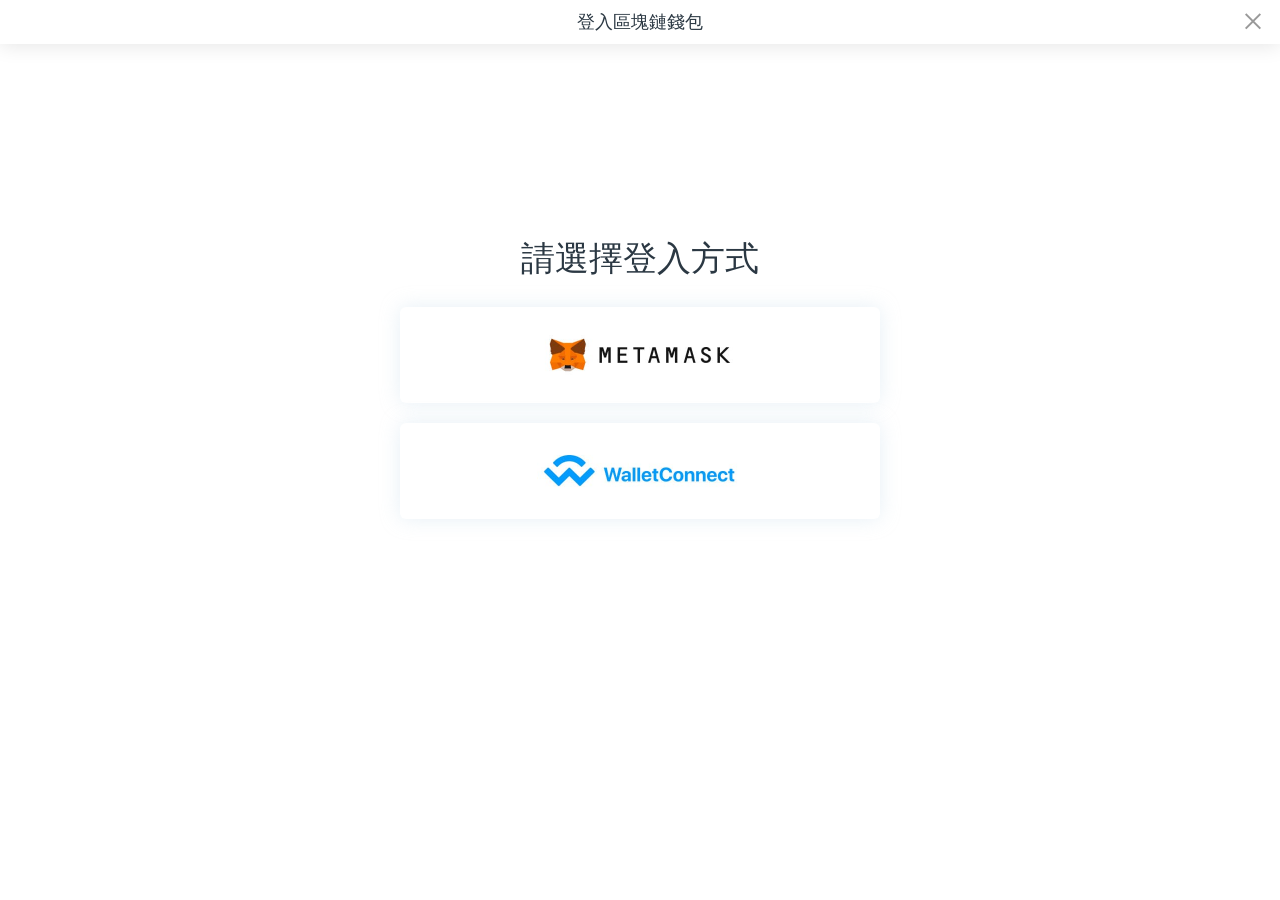
<file: blockchain-in.html>
<!DOCTYPE html>
<!-- ↓【APP版本】<html> 增加 class「app」-->
<html class="no-js app" lang="zh-Hant-TW">
  <head>
    <!-- [START] 測試站防止被爬蟲搜尋-->
    <!--
    上線後刪除此段Meta與註解
    參考文件：https://developers.google.com/search/reference/robots_meta_tag?hl=zh-tw
    -->
    <meta name="robots" content="noindex, nofollow,noarchive,nosnippet,noimageindex,noodp">
    <!-- [END] 測試站防止被爬蟲搜尋-->
    <meta charset="utf-8">
    <meta http-equiv="x-ua-compatible" content="ie=edge">
    <meta name="viewport" content="width=device-width, initial-scale=1.0, maximum-scale=1.0, user-scalable=no">
    <meta name="format-detection" content="telephone=no">
    <meta name="theme-color" content="#ffffff">
    <title>登入區塊鏈錢包 | beanfun! 寶物市集</title>
    <link rel="icon" type="image/png" href="images/favicon.png">
    <link rel="apple-touch-icon" href="images/touch-icon.png">
    <!-- [START] SEO Setting-->
    <!-- OG Image 需換上正確網址連結--><!--
    <link rel="canonical" href="頁面連結">-->
    <meta name="description" content="交友聊天、分享生活點滴，讓您結交更多相同興趣的夥伴，遊戲、支付、群聊、拍賣、新聞，何必到處奔走，beanfun! 一指搞定！">
    <meta name="keywords" content="beanfun,beanfun!,零用金,一億,遊戲橘子,遊戲,樂點,gashpoint,有閑,橘子支付,酷瞧,nownews,天堂,直播,天堂m,跑跑卡丁車,艾爾之光,瑪奇,楓之谷,陳瑀希">
    <meta property="og:type" content="website">
    <meta property="og:title" content="登入區塊鏈錢包 | beanfun! 寶物市集">
    <meta property="og:description" content="交友聊天、分享生活點滴，讓您結交更多相同興趣的夥伴，遊戲、支付、群聊、拍賣、新聞，何必到處奔走，beanfun! 一指搞定！"><!--
    <meta property="og:url" content="頁面連結">-->
    <meta property="og:image" content="http://gashpoint.begonia-design.com.tw/images/og-img.png">
    <meta property="og:locale" content="zh_TW">
    <meta name="twitter:card" content="summary">
    <meta name="twitter:title" content="登入區塊鏈錢包 | beanfun! 寶物市集">
    <meta name="twitter:description" content="交友聊天、分享生活點滴，讓您結交更多相同興趣的夥伴，遊戲、支付、群聊、拍賣、新聞，何必到處奔走，beanfun! 一指搞定！">
    <meta name="twitter:image" content="http://gashpoint.begonia-design.com.tw/images/og-img.png">
    <!-- ==========-->
    <!-- 結構化資料(JSON-LD) - Global-->
    <!-- 網址要改正式站網址、搜尋要改正確搜尋網址(SearchAction > target)-->
    <script type="application/ld+json">
      {
      	"@context":"http://schema.org",
      	"@graph": [
      		{
      			"@type":"Organization",
      			"name":"Gamania Group",
      			"legalName":"遊戲橘子數位科技股份有限公司",
      			"foundingDate":"1995-06-12",
      			"url":"http://gashpoint.begonia-design.com.tw/",
      			"logo":"http://gashpoint.begonia-design.com.tw/images/logo-brand.png",
      			"contactPoint" : [
      				{
      					"@type" : "ContactPoint",
      					"telephone" : "+886-2-2658-8866",
      					"contactType" : "聯絡電話 (Customer Service)",
      					"areaServed" : "TW",
      					"availableLanguage" : ["Taiwanese Mandarin"]
      				} , {
      					"@type" : "ContactPoint",
      					"email" : "business@gamania.com",
      					"contactType" : "商務洽談 (Business Contact)",
      					"areaServed" : "TW",
      					"availableLanguage" : ["Taiwanese Mandarin"]
      				} , {
      					"@type" : "ContactPoint",
      					"email" : "pr@gamania.com",
      					"contactType" : "公關聯繫 (PR Contact)",
      					"areaServed" : "TW",
      					"availableLanguage" : ["Taiwanese Mandarin"]
      				} , {
      					"@type" : "ContactPoint",
      					"email" : "ir@gamania.com",
      					"contactType" : "投資人關係聯繫 (IR Contact)",
      					"areaServed" : "TW",
      					"availableLanguage" : ["Taiwanese Mandarin"]
      				} , {
      					"@type" : "ContactPoint",
      					"email" : "bd@gamania.com",
      					"contactType" : "商務洽談 (Business Contact)",
      					"areaServed" : "HK",
      					"availableLanguage" : ["Chinese","English"]
      				} , {
      					"@type" : "ContactPoint",
      					"email" : "hk_pr@gamania.com",
      					"contactType" : "公關聯繫 (PR Contact)",
      					"areaServed" : "HK",
      					"availableLanguage" : ["Chinese","English"]
      				} , {
      					"@type" : "ContactPoint",
      					"email" : "PaymentAgent-JP@gashpoint.com",
      					"contactType" : "ビジネス問い合わせ (Business Contact)",
      					"areaServed" : "JP",
      					"availableLanguage" : ["Japanese"]
      				} , {
      					"@type" : "ContactPoint",
      					"email" : "philiplee@gashpoint.com",
      					"contactType" : "비즈니스 상담 (Business Contact)",
      					"areaServed" : "KR",
      					"availableLanguage" : ["Korean Hangul"]
      				}
      			],
      			"address": {
      				"@type":"PostalAddress",
      				"postalCode":"114",
      				"streetAddress":"瑞湖街111號",
      				"addressLocality":"台北市內湖區",
      				"addressRegion":"台灣",
      				"addressCountry": {
      					"@type": "Country",
      					"name": "TW"
      				}
      			},
      			"sameAs": [
      				"https://zh.wikipedia.org/wiki/遊戲橘子",
      				"https://www.gamania.com/",
      				"https://www.beanfun.com/",
      				"https://www.facebook.com/gamaniaglobal",
      				"https://www.youtube.com/user/gvoicemovie",
      				"https://play.google.com/store/apps/details?id=com.gamania.beanfun",
      				"https://apps.apple.com/tw/app/beanfun/id1108282446"
      			]
      		}
      	]
      	
      }
    </script>
    <!-- [END] SEO Setting-->
    <!-- [START] preload-->
    <link rel="preload" as="font" type="font/woff2" crossorigin="" href="fonts/icons/icon.woff2">
    <!-- [END] preload-->
    <!-- [START] CSS ==================================================-->
    <!-- CSS - Common-->
    <link rel="stylesheet" href="css/style.min.css">
    <!-- CSS - Page-->
    <link rel="stylesheet" href="css/member.min.css">
    <!-- CSS - 【APP版本】-->
    <link rel="stylesheet" href="css/app.min.css">
    <!-- [END] CSS ==================================================-->
  </head>
  <body>  
    <!-- [START] Header ==================================================-->
    <!-- Loader-->
    <!-- 呼叫：【開啟】 pageLoading();、【關閉】 pageLoaded();-->
    <div class="loader" id="loader">
      <div class="loader__img-box">
        <div class="loader__svg-wrapper">
          <svg class="bean" xmlns="http://www.w3.org/2000/svg" viewBox="0 0 46 40" width="46" height="40">
            <path class="body" d="M30,5.9c3.38-.8,6.69-1.46,10.56.79s8.28,9.45,3,18.21a19.13,19.13,0,0,1-14.93,9,24.58,24.58,0,0,1-3.3.17,4.48,4.48,0,0,0-3.52,1.57,16.65,16.65,0,0,1-3.52,3.62c-1.66,1-1.63-1.31-1.63-1.31a15.65,15.65,0,0,1,.09-2.39c.14-1.21-1.47-2.71-1.47-2.71a22.77,22.77,0,0,0-2.85-1c-.75-.13-9-3.11-11.51-11A18.8,18.8,0,0,1,2,6.64,14.89,14.89,0,0,1,7.52,1.33c3.85-2.12,10.91.48,10.91.48s4.16,2,5.69,2.89A7.4,7.4,0,0,0,30,5.9Z" fill="#26d07c" fill-rule="evenodd"></path>
            <path class="eye-outer" d="M14,14A4.5,4.5,0,1,1,9.5,9.5,4.49,4.49,0,0,1,14,14m9,2a4.5,4.5,0,1,1-4.5-4.5A4.5,4.5,0,0,1,23,16" fill="#fefefe" fill-rule="evenodd"></path>
            <path class="shadow" d="M40.59,6.69C37,4.61,33.92,5,30.81,5.72Q42.2,18.18,26.43,34a19.87,19.87,0,0,0,2.18-.15,19.13,19.13,0,0,0,14.93-9C48.86,16.14,44.46,8.93,40.59,6.69Z" fill-rule="evenodd" opacity="0.05" style="isolation: isolate"></path>
            <path class="eye-r" display="none" d="M12,14.5a2,2,0,1,1-2-2,2,2,0,0,1,2,2" fill="#050101" fill-rule="evenodd"></path>
            <path class="eye-l" display="none" d="M21,16.5a2,2,0,1,1-2-2,2,2,0,0,1,2,2" fill="#050101" fill-rule="evenodd"></path>
            <path class="eye-r-sleep" d="M11.73,15.5A2,2,0,0,1,8,14.5" fill="none" stroke="#050101" stroke-linecap="round" stroke-miterlimit="10" fill-rule="evenodd"></path>
            <path class="eye-l-sleep" d="M20.73,17.5a2,2,0,0,1-3.73-1" fill="none" stroke="#050101" stroke-linecap="round" stroke-miterlimit="10" fill-rule="evenodd"></path>
          </svg>
        </div>
      </div>
    </div>
    <!-- Header-->
    <header class="hd" id="header">
      <!-- 【Web版本】[START] Header-->
      <div class="hd-main">
        <div class="hd-main__l">
          <!-- Logo - 只有首頁使用<h1>--><!--
          <h1 class="brand-logo"><a class="brand-logo__link" href="/"><img class="brand-logo__img svg" src="images/logo.svg" alt="beanfun!寶物市集" width="160" height="18"></a></h1>-->
          <!-- Logo - 其餘使用<div>-->
          <div class="brand-logo"><a class="brand-logo__link" href="/"><img class="brand-logo__img svg" src="images/logo.svg" alt="beanfun!寶物市集" width="160" height="18"></a></div>
        </div>
        <div class="hd-main__c">
          <!-- [START] 搜尋介面<form> (Web, App 同一個)
          - <meta itemprop="url"> 要更換為正式站首頁網址(Domain)
          - <meta itemprop="target"> content 說明：
          	- 寫入範例：https://www.example.com/search/?q={globalSearch}
          	- 結果網址：https://www.example.com/search/?q=kittens
          	- globalSearch 為搜尋 input 的 name
          - 更多說明：https://developers.google.com/search/docs/advanced/structured-data/sitelinks-searchbox?hl=zh-tw
          -->
          <div class="hd-search js-search-group" id="hd-search" itemscope="" itemtype="https://schema.org/WebSite">
            <meta itemprop="url" content="http://gashpoint.begonia-design.com.tw/">
            <div class="hd-search__cont">
              <div class="hd-search__top-box">
                <div class="hd-search__top-box__l">
                  <form class="hd-search__input-box" action="search.html" itemprop="potentialAction" itemscope="" itemtype="https://schema.org/SearchAction">
                    <meta itemprop="target" content="http://gashpoint.begonia-design.com.tw/search?q={globalSearch}">
                    <input class="hd-search__input" type="search" name="globalSearch" placeholder="請輸入您想要尋找的寶物名稱" aria-label="請輸入您想要尋找的寶物名稱" itemprop="query-input" autocomplete="off" required="">
                    <button class="hd-search__btn-reset" type="reset"><i class="be-icon be-icon-close-circle" role="img" aria-label="清除"></i></button>
                    <button class="hd-search__btn-submit" type="submit" disabled=""><i class="be-icon be-icon-search" role="img" aria-label="搜尋"></i></button>
                  </form>
                </div>
                <div class="hd-search__top-box__r">
                  <button class="hd-search__btn-close" type="button" data-close="">關閉</button>
                </div>
              </div>
              <div class="hd-search__result">
                <div class="hd-search__result__block" data-layout="recommend">
                  <div class="hd-search__result__title">推薦關鍵字</div>
                  <ul class="hd-search__result__list" id="hd-search-recommend">
                    <!-- [START] Item-->
                        <li class="hd-search__result__item"><a class="hd-search__result__link" href="search.html">最新上架</a></li>
                    <!-- [END] Item-->
                    <!-- [START] ↓可刪除重複區塊-->
                        <li class="hd-search__result__item"><a class="hd-search__result__link" href="search.html">道具</a></li>
                        <li class="hd-search__result__item"><a class="hd-search__result__link" href="search.html">票券</a></li>
                        <li class="hd-search__result__item"><a class="hd-search__result__link" href="search.html">月光雕刻師</a></li>
                        <li class="hd-search__result__item"><a class="hd-search__result__link" href="search.html">新楓之谷</a></li>
                    <!-- [END] ↑可刪除重複區塊-->
                  </ul>
                </div>
              </div>
            </div>
          </div>
          <!-- [END] 搜尋介面<form>-->
        </div>
        <div class="hd-main__r">
          <!-- 搜尋 (Button Only, Mobile Only)-->
          <div class="hd-main__r__item hd-btn-search js-search-open">
            <button class="hd-main__r__btn" type="button"><i class="be-icon be-icon-search" aria-hidden="true"></i><span class="text">搜尋</span></button>
          </div>
          <!-- APP下載-->
          <div class="hd-main__r__item hd-download"><a class="hd-main__r__btn" href="https://beanfun.onelink.me/LARd/baf45339"><i class="be-icon be-icon-mobile" aria-hidden="true"></i><span class="text">APP下載</span></a></div>
          <!-- 購物車-->
          <div class="hd-main__r__item hd-cart"><a class="hd-main__r__btn" href="cart.html"> <i class="be-icon be-icon-bag" aria-hidden="true"></i><span class="text">購物車</span></a></div>
          <!-- 【Web版本】[PC版] 未登入（會員專區）-->
          <div class="hd-main__r__item hd-member"><a class="hd-main__r__btn" href="login.html"><span class="text hd-member__name">登入/註冊</span><i class="be-icon be-icon-member-circle" aria-hidden="true"></i></a></div>
          <!-- 【Web版本】[PC版] 已登入（會員專區）-->
          <!-- 預設圖: images/product/profile_photo_default.jpg--><!--
          <div class="hd-main__r__item hd-member"><a class="hd-main__r__btn" href="member.html"><span class="text hd-member__name">kilet12244869</span><img class="user-info__photo-box lazy" src="images/1x1.gif" data-src="images/profile_photo_default.jpg" width="24" height="24" alt="使用者名稱"></a></div>-->
        </div>
      </div>
      <!-- 【Web版本】[END] Header-->
      <!-- 【APP版本】[START] Header部分頁面才有：搜尋、分享、書籤
      -->
      <div class="hd-app">
        <div class="hd-app__l">
        </div>
        <div class="hd-app__c">
          <div class="hd-app__title clamp-1">登入區塊鏈錢包</div>
        </div>
        <div class="hd-app__r">
          <button class="hd-app__btn-close pd-card__btn-close btn-icon" type="button" aria-label="關閉"><i class="be-icon be-icon-close" aria-hidden="true"></i></button>
        </div>
      </div>
      <!-- 【APP版本】[END] Header-->
    </header>
    <!-- [END] Header ==================================================-->
    <!-- [START] Content ==================================================-->
    <main class="main-container" id="main-container">
      <section class="sec sec-first blockchain-container">
        <!-- [START] 內容-->
        <div class="grid-container">
          <div class="blockchain-in">
            <div class="blockchain-in__cont">
              <h1 class="h2 blockchain-in__title">請選擇登入方式</h1>
              <ul class="blockchain-in__list no-bullet">
                <li class="blockchain-in__item shadow-card-round">
                  <button class="blockchain-in__btn" type="button" data-open="blockchain-in-metamask"><img class="lazy" src="images/1x1.gif" data-src="images/blockchain/login_metamask@2x.jpg" width="206" height="64" alt="MetaMask"/></button>
                  <!-- [START] Popup - 使用確認-->
                  <div class="pd-spec reveal reveal-msg" id="blockchain-in-metamask" data-reveal="">
                    <h3 class="reveal-msg__title text-center">需要開啟 MetaMask 登入區塊鏈錢包</h3>
                    <div class="button-box grid-x">
                      <button class="btn hollow" data-close="" aria-label="Close modal" type="button">取消</button>
                      <button class="btn" type="button">開啟應用程式</button>
                    </div>
                  </div>
                  <!-- [END] Popup - 使用確認-->
                </li>
                <li class="blockchain-in__item shadow-card-round">
                  <button class="blockchain-in__btn" type="button" data-open="blockchain-in-wallet-connect"><img class="lazy" src="images/1x1.gif" data-src="images/blockchain/login_wallet-connect@2x.jpg" width="206" height="64" alt="WalletConnect"/></button>
                  <!-- [START] Popup - 使用確認-->
                  <div class="pd-spec reveal reveal-msg" id="blockchain-in-wallet-connect" data-reveal="">
                    <h3 class="reveal-msg__title text-center">需要開啟 WalletConnect 登入區塊鏈錢包</h3>
                    <div class="button-box grid-x">
                      <button class="btn hollow" data-close="" aria-label="Close modal" type="button">取消</button>
                      <button class="btn" type="button">開啟應用程式</button>
                    </div>
                  </div>
                  <!-- [END] Popup - 使用確認-->
                </li>
              </ul>
            </div>
          </div>
        </div>
        <!-- [END] 內容-->
      </section>
    </main>
    <!-- [END] Content ==================================================-->
    <!-- 【Web版本】[START] Footer ==================================================-->
    <footer class="ft" id="footer">
      <div class="ft__bg-box lazy lazy-css"></div>
      <div class="ft-top">
        <div class="grid-container">
          <nav class="ft-sitemap">
            <div class="ft-sitemap__block">
              <div class="ft-sitemap__cont">
                <div class="h5 ft-sitemap__title">關於beanfun!</div>
                <ul class="ft-sitemap__list">
                      <li class="ft-sitemap__item"><a class="ft-sitemap__link" href="javascript:;"><span class="text">beanfun! 介紹</span></a></li>
                      <li class="ft-sitemap__item"><a class="ft-sitemap__link" href="javascript:;"><span class="text">服務與連結</span></a></li>
                </ul>
              </div>
            </div>
            <div class="ft-sitemap__block">
              <div class="ft-sitemap__cont">
                <div class="h5 ft-sitemap__title">客服中心</div>
                <ul class="ft-sitemap__list">
                      <li class="ft-sitemap__item"><a class="ft-sitemap__link" href="javascript:;"><span class="text">幫助中心</span></a></li>
                      <li class="ft-sitemap__item"><a class="ft-sitemap__link" href="javascript:;"><span class="text">常見QA</span></a></li>
                      <li class="ft-sitemap__item"><a class="ft-sitemap__link" href="https://pse.is/MLZD4" target="_blank" rel="nopener noreferrer"><span class="text">聯絡客服</span></a></li>
                      <li class="ft-sitemap__item"><a class="ft-sitemap__link" href="javascript:;"><span class="text">反詐騙宣導</span></a></li>
                </ul>
              </div>
            </div>
            <div class="ft-sitemap__block">
              <div class="ft-sitemap__cont">
                <div class="h5 ft-sitemap__title">合約與條款</div>
                <ul class="ft-sitemap__list">
                      <li class="ft-sitemap__item"><a class="ft-sitemap__link" href="https://www.beanfun.com/privacy" target="_blank" rel="nopener noreferrer"><span class="text">隱私權政策</span></a></li>
                      <li class="ft-sitemap__item"><a class="ft-sitemap__link" href="https://www.beanfun.com/privacy" target="_blank" rel="nopener noreferrer"><span class="text">Cookie 政策</span></a></li>
                      <li class="ft-sitemap__item"><a class="ft-sitemap__link" href="javascript:;"><span class="text">bf! 寶物市集使用條款</span></a></li>
                      <li class="ft-sitemap__item"><a class="ft-sitemap__link" href="javascript:;"><span class="text">bf! 寶物市集平台合約</span></a></li>
                </ul>
              </div>
            </div>
            <div class="ft-sitemap__block">
              <div class="ft-sitemap__cont">
                <div class="h5 ft-sitemap__title">下載beanfun!</div>
                <div class="ft-download">
                  <div class="ft-download__item type-qr"><a class="ft-download__link" href="https://beanfun.onelink.me/LARd/baf45339" target="_blank"><img class="ft-download__img lazy" src="images/1x1.gif" data-src="images/qr.jpg" alt="beanfun! APP 下載 QR Code" width="140" height="140"></a></div>
                  <div class="ft-download__item type-apple"><a class="ft-download__link" href="https://beanfun.onelink.me/LARd/baf45339" target="_blank"><img class="ft-download__img lazy" src="images/1x1.gif" data-src="images/app-store@2x.png" data-srcset="images/app-store@2x.png 2x, images/app-store@3x.png 3x" alt="beanfun! APP Store" width="190" height="57"></a></div>
                  <div class="ft-download__item type-google"><a class="ft-download__link" href="https://beanfun.onelink.me/LARd/baf45339" target="_blank"><img class="ft-download__img lazy" src="images/1x1.gif" data-src="images/google-play@2x.png" data-srcset="images/google-play@2x.png 2x, images/google-play@3x.png 3x" alt="beanfun! Google Play" width="190" height="59"></a></div>
                </div>
              </div>
            </div>
          </nav>
        </div>
      </div>
      <div class="ft-bottom">
        <div class="ft-bottom__r">
          <div class="ft-lang">
            <div class="ft-lang__title">語言設定：</div>
            <div class="ft-lang__cont">
              <select class="ft-lang__select" name="lang">
                <option value="zh-tc">繁中</option>
                <option value="zh-sc">簡中</option>
                <option value="en">English</option>
              </select>
            </div>
          </div>
        </div>
        <div class="ft-bottom__l"><span class="ft-copyright">Copyright © 2021. beanfun! All rights reserved.</span></div>
      </div>
    </footer>
    <!-- 【Web版本】[END] Footer ==================================================-->
    <button class="gotop js-gotop"> <i class="be-icon be-icon-arrow-top" aria-hidden="true"></i><span class="gotop_txt bold">top </span></button>
    <!-- [START] JS ==================================================-->
    <!-- JS - Common-->
    <script src="js/vendor/jquery-3.6.0.min.js"></script>
    <script src="js/vendor/foundation.6.6.3.min.js" async></script>
    <script src="js/vendor/lib.min.js" async></script>
    <script src="js/vendor/vue-2.6.14.min.js" async></script>
    <script src="js/all.min.js" defer></script>
    <!-- JS - Page-->
    <script>
      // [START] 啟動Vue + 移除Loading
      //- 將前端開發環境安裝Vue，沒有其它作用，串接不需要請拆除
      (function(window, document) {
      	function vueBuild() {
      		var vmHeader = new Vue({ el: '#header' });
      		var vmCont = new Vue({ el: '#main-container' });
      		var vmFooter = new Vue({ el: '#footer' });
      
      		setTimeout(function() {
      			pageLoaded(); //- 移除Loading
      			//- lazy.set(); // （全站）如果圖片一直沒讀入，建議讀取完內容後重設 Lazy Load
      		}, 100);
      	}
      	window.addEventListener("load", vueBuild);
      })(window, document);
      // [END] 啟動Vue + 移除Loading
    </script>
    <!-- [END] JS ==================================================-->
  </body>
</html>
</file>
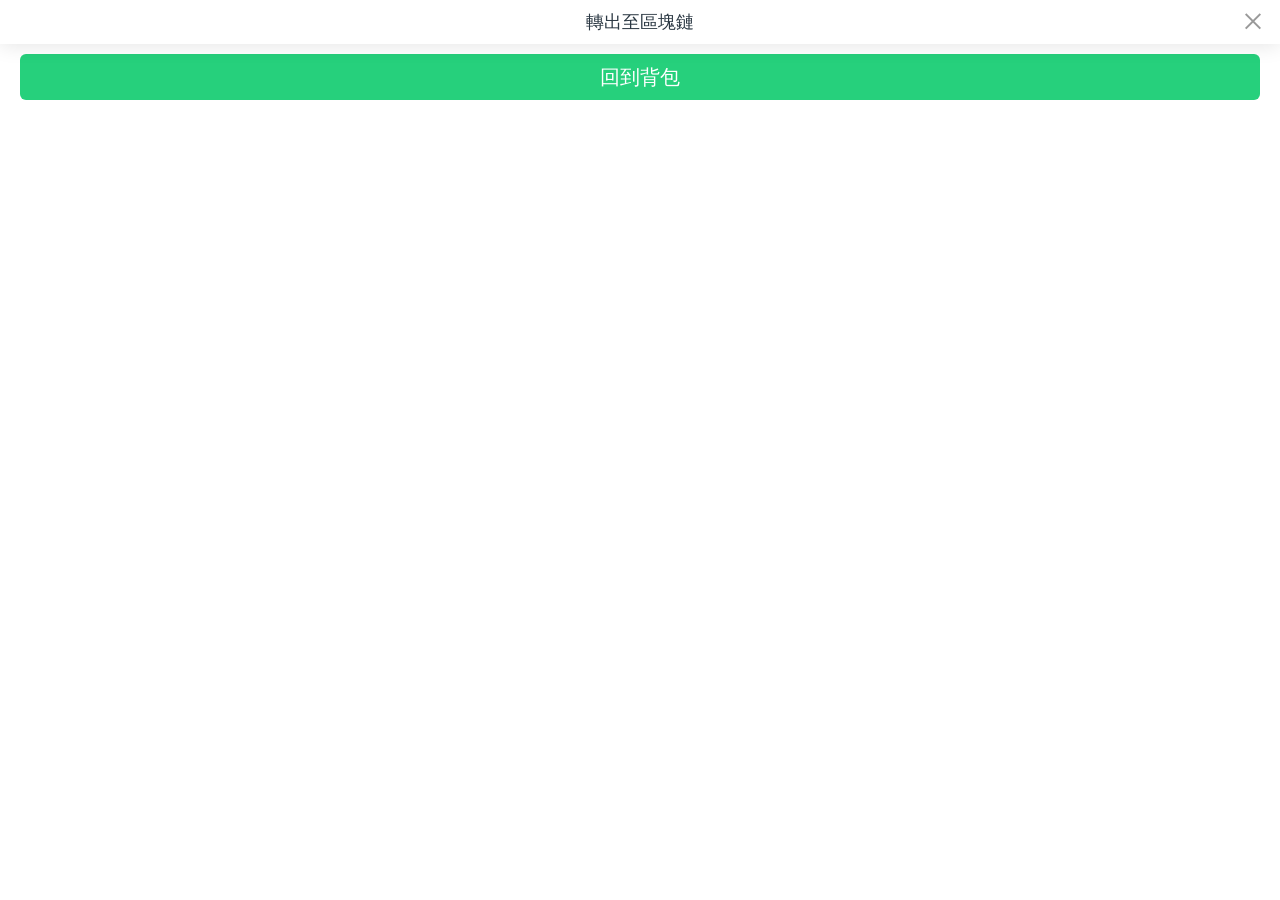
<file: blockchain-out-fail.html>
<!DOCTYPE html>
<!-- ↓【APP版本】<html> 增加 class「app」-->
<html class="no-js app" lang="zh-Hant-TW">
  <head>
    <!-- [START] 測試站防止被爬蟲搜尋-->
    <!--
    上線後刪除此段Meta與註解
    參考文件：https://developers.google.com/search/reference/robots_meta_tag?hl=zh-tw
    -->
    <meta name="robots" content="noindex, nofollow,noarchive,nosnippet,noimageindex,noodp">
    <!-- [END] 測試站防止被爬蟲搜尋-->
    <meta charset="utf-8">
    <meta http-equiv="x-ua-compatible" content="ie=edge">
    <meta name="viewport" content="width=device-width, initial-scale=1.0, maximum-scale=1.0, user-scalable=no">
    <meta name="format-detection" content="telephone=no">
    <meta name="theme-color" content="#ffffff">
    <title>發生錯誤 - 轉出至區塊鏈 | beanfun! 寶物市集</title>
    <link rel="icon" type="image/png" href="images/favicon.png">
    <link rel="apple-touch-icon" href="images/touch-icon.png">
    <!-- [START] SEO Setting-->
    <!-- OG Image 需換上正確網址連結--><!--
    <link rel="canonical" href="頁面連結">-->
    <meta name="description" content="交友聊天、分享生活點滴，讓您結交更多相同興趣的夥伴，遊戲、支付、群聊、拍賣、新聞，何必到處奔走，beanfun! 一指搞定！">
    <meta name="keywords" content="beanfun,beanfun!,零用金,一億,遊戲橘子,遊戲,樂點,gashpoint,有閑,橘子支付,酷瞧,nownews,天堂,直播,天堂m,跑跑卡丁車,艾爾之光,瑪奇,楓之谷,陳瑀希">
    <meta property="og:type" content="website">
    <meta property="og:title" content="發生錯誤 - 轉出至區塊鏈 | beanfun! 寶物市集">
    <meta property="og:description" content="交友聊天、分享生活點滴，讓您結交更多相同興趣的夥伴，遊戲、支付、群聊、拍賣、新聞，何必到處奔走，beanfun! 一指搞定！"><!--
    <meta property="og:url" content="頁面連結">-->
    <meta property="og:image" content="http://gashpoint.begonia-design.com.tw/images/og-img.png">
    <meta property="og:locale" content="zh_TW">
    <meta name="twitter:card" content="summary">
    <meta name="twitter:title" content="發生錯誤 - 轉出至區塊鏈 | beanfun! 寶物市集">
    <meta name="twitter:description" content="交友聊天、分享生活點滴，讓您結交更多相同興趣的夥伴，遊戲、支付、群聊、拍賣、新聞，何必到處奔走，beanfun! 一指搞定！">
    <meta name="twitter:image" content="http://gashpoint.begonia-design.com.tw/images/og-img.png">
    <!-- ==========-->
    <!-- 結構化資料(JSON-LD) - Global-->
    <!-- 網址要改正式站網址、搜尋要改正確搜尋網址(SearchAction > target)-->
    <script type="application/ld+json">
      {
      	"@context":"http://schema.org",
      	"@graph": [
      		{
      			"@type":"Organization",
      			"name":"Gamania Group",
      			"legalName":"遊戲橘子數位科技股份有限公司",
      			"foundingDate":"1995-06-12",
      			"url":"http://gashpoint.begonia-design.com.tw/",
      			"logo":"http://gashpoint.begonia-design.com.tw/images/logo-brand.png",
      			"contactPoint" : [
      				{
      					"@type" : "ContactPoint",
      					"telephone" : "+886-2-2658-8866",
      					"contactType" : "聯絡電話 (Customer Service)",
      					"areaServed" : "TW",
      					"availableLanguage" : ["Taiwanese Mandarin"]
      				} , {
      					"@type" : "ContactPoint",
      					"email" : "business@gamania.com",
      					"contactType" : "商務洽談 (Business Contact)",
      					"areaServed" : "TW",
      					"availableLanguage" : ["Taiwanese Mandarin"]
      				} , {
      					"@type" : "ContactPoint",
      					"email" : "pr@gamania.com",
      					"contactType" : "公關聯繫 (PR Contact)",
      					"areaServed" : "TW",
      					"availableLanguage" : ["Taiwanese Mandarin"]
      				} , {
      					"@type" : "ContactPoint",
      					"email" : "ir@gamania.com",
      					"contactType" : "投資人關係聯繫 (IR Contact)",
      					"areaServed" : "TW",
      					"availableLanguage" : ["Taiwanese Mandarin"]
      				} , {
      					"@type" : "ContactPoint",
      					"email" : "bd@gamania.com",
      					"contactType" : "商務洽談 (Business Contact)",
      					"areaServed" : "HK",
      					"availableLanguage" : ["Chinese","English"]
      				} , {
      					"@type" : "ContactPoint",
      					"email" : "hk_pr@gamania.com",
      					"contactType" : "公關聯繫 (PR Contact)",
      					"areaServed" : "HK",
      					"availableLanguage" : ["Chinese","English"]
      				} , {
      					"@type" : "ContactPoint",
      					"email" : "PaymentAgent-JP@gashpoint.com",
      					"contactType" : "ビジネス問い合わせ (Business Contact)",
      					"areaServed" : "JP",
      					"availableLanguage" : ["Japanese"]
      				} , {
      					"@type" : "ContactPoint",
      					"email" : "philiplee@gashpoint.com",
      					"contactType" : "비즈니스 상담 (Business Contact)",
      					"areaServed" : "KR",
      					"availableLanguage" : ["Korean Hangul"]
      				}
      			],
      			"address": {
      				"@type":"PostalAddress",
      				"postalCode":"114",
      				"streetAddress":"瑞湖街111號",
      				"addressLocality":"台北市內湖區",
      				"addressRegion":"台灣",
      				"addressCountry": {
      					"@type": "Country",
      					"name": "TW"
      				}
      			},
      			"sameAs": [
      				"https://zh.wikipedia.org/wiki/遊戲橘子",
      				"https://www.gamania.com/",
      				"https://www.beanfun.com/",
      				"https://www.facebook.com/gamaniaglobal",
      				"https://www.youtube.com/user/gvoicemovie",
      				"https://play.google.com/store/apps/details?id=com.gamania.beanfun",
      				"https://apps.apple.com/tw/app/beanfun/id1108282446"
      			]
      		}
      	]
      	
      }
    </script>
    <!-- [END] SEO Setting-->
    <!-- [START] preload-->
    <link rel="preload" as="font" type="font/woff2" crossorigin="" href="fonts/icons/icon.woff2">
    <!-- [END] preload-->
    <!-- [START] CSS ==================================================-->
    <!-- CSS - Common-->
    <link rel="stylesheet" href="css/style.min.css">
    <!-- CSS - Page-->
    <link rel="stylesheet" href="css/member.min.css">
    <!-- CSS - 【APP版本】-->
    <link rel="stylesheet" href="css/app.min.css">
    <!-- [END] CSS ==================================================-->
  </head>
  <body>  
    <!-- [START] Header ==================================================-->
    <!-- Loader-->
    <!-- 呼叫：【開啟】 pageLoading();、【關閉】 pageLoaded();-->
    <div class="loader" id="loader">
      <div class="loader__img-box">
        <div class="loader__svg-wrapper">
          <svg class="bean" xmlns="http://www.w3.org/2000/svg" viewBox="0 0 46 40" width="46" height="40">
            <path class="body" d="M30,5.9c3.38-.8,6.69-1.46,10.56.79s8.28,9.45,3,18.21a19.13,19.13,0,0,1-14.93,9,24.58,24.58,0,0,1-3.3.17,4.48,4.48,0,0,0-3.52,1.57,16.65,16.65,0,0,1-3.52,3.62c-1.66,1-1.63-1.31-1.63-1.31a15.65,15.65,0,0,1,.09-2.39c.14-1.21-1.47-2.71-1.47-2.71a22.77,22.77,0,0,0-2.85-1c-.75-.13-9-3.11-11.51-11A18.8,18.8,0,0,1,2,6.64,14.89,14.89,0,0,1,7.52,1.33c3.85-2.12,10.91.48,10.91.48s4.16,2,5.69,2.89A7.4,7.4,0,0,0,30,5.9Z" fill="#26d07c" fill-rule="evenodd"></path>
            <path class="eye-outer" d="M14,14A4.5,4.5,0,1,1,9.5,9.5,4.49,4.49,0,0,1,14,14m9,2a4.5,4.5,0,1,1-4.5-4.5A4.5,4.5,0,0,1,23,16" fill="#fefefe" fill-rule="evenodd"></path>
            <path class="shadow" d="M40.59,6.69C37,4.61,33.92,5,30.81,5.72Q42.2,18.18,26.43,34a19.87,19.87,0,0,0,2.18-.15,19.13,19.13,0,0,0,14.93-9C48.86,16.14,44.46,8.93,40.59,6.69Z" fill-rule="evenodd" opacity="0.05" style="isolation: isolate"></path>
            <path class="eye-r" display="none" d="M12,14.5a2,2,0,1,1-2-2,2,2,0,0,1,2,2" fill="#050101" fill-rule="evenodd"></path>
            <path class="eye-l" display="none" d="M21,16.5a2,2,0,1,1-2-2,2,2,0,0,1,2,2" fill="#050101" fill-rule="evenodd"></path>
            <path class="eye-r-sleep" d="M11.73,15.5A2,2,0,0,1,8,14.5" fill="none" stroke="#050101" stroke-linecap="round" stroke-miterlimit="10" fill-rule="evenodd"></path>
            <path class="eye-l-sleep" d="M20.73,17.5a2,2,0,0,1-3.73-1" fill="none" stroke="#050101" stroke-linecap="round" stroke-miterlimit="10" fill-rule="evenodd"></path>
          </svg>
        </div>
      </div>
    </div>
    <!-- Header-->
    <header class="hd" id="header">
      <!-- 【Web版本】[START] Header-->
      <div class="hd-main">
        <div class="hd-main__l">
          <!-- Logo - 只有首頁使用<h1>--><!--
          <h1 class="brand-logo"><a class="brand-logo__link" href="/"><img class="brand-logo__img svg" src="images/logo.svg" alt="beanfun!寶物市集" width="160" height="18"></a></h1>-->
          <!-- Logo - 其餘使用<div>-->
          <div class="brand-logo"><a class="brand-logo__link" href="/"><img class="brand-logo__img svg" src="images/logo.svg" alt="beanfun!寶物市集" width="160" height="18"></a></div>
        </div>
        <div class="hd-main__c">
          <!-- [START] 搜尋介面<form> (Web, App 同一個)
          - <meta itemprop="url"> 要更換為正式站首頁網址(Domain)
          - <meta itemprop="target"> content 說明：
          	- 寫入範例：https://www.example.com/search/?q={globalSearch}
          	- 結果網址：https://www.example.com/search/?q=kittens
          	- globalSearch 為搜尋 input 的 name
          - 更多說明：https://developers.google.com/search/docs/advanced/structured-data/sitelinks-searchbox?hl=zh-tw
          -->
          <div class="hd-search js-search-group" id="hd-search" itemscope="" itemtype="https://schema.org/WebSite">
            <meta itemprop="url" content="http://gashpoint.begonia-design.com.tw/">
            <div class="hd-search__cont">
              <div class="hd-search__top-box">
                <div class="hd-search__top-box__l">
                  <form class="hd-search__input-box" action="search.html" itemprop="potentialAction" itemscope="" itemtype="https://schema.org/SearchAction">
                    <meta itemprop="target" content="http://gashpoint.begonia-design.com.tw/search?q={globalSearch}">
                    <input class="hd-search__input" type="search" name="globalSearch" placeholder="請輸入您想要尋找的寶物名稱" aria-label="請輸入您想要尋找的寶物名稱" itemprop="query-input" autocomplete="off" required="">
                    <button class="hd-search__btn-reset" type="reset"><i class="be-icon be-icon-close-circle" role="img" aria-label="清除"></i></button>
                    <button class="hd-search__btn-submit" type="submit" disabled=""><i class="be-icon be-icon-search" role="img" aria-label="搜尋"></i></button>
                  </form>
                </div>
                <div class="hd-search__top-box__r">
                  <button class="hd-search__btn-close" type="button" data-close="">關閉</button>
                </div>
              </div>
              <div class="hd-search__result">
                <div class="hd-search__result__block" data-layout="recommend">
                  <div class="hd-search__result__title">推薦關鍵字</div>
                  <ul class="hd-search__result__list" id="hd-search-recommend">
                    <!-- [START] Item-->
                        <li class="hd-search__result__item"><a class="hd-search__result__link" href="search.html">最新上架</a></li>
                    <!-- [END] Item-->
                    <!-- [START] ↓可刪除重複區塊-->
                        <li class="hd-search__result__item"><a class="hd-search__result__link" href="search.html">道具</a></li>
                        <li class="hd-search__result__item"><a class="hd-search__result__link" href="search.html">票券</a></li>
                        <li class="hd-search__result__item"><a class="hd-search__result__link" href="search.html">月光雕刻師</a></li>
                        <li class="hd-search__result__item"><a class="hd-search__result__link" href="search.html">新楓之谷</a></li>
                    <!-- [END] ↑可刪除重複區塊-->
                  </ul>
                </div>
              </div>
            </div>
          </div>
          <!-- [END] 搜尋介面<form>-->
        </div>
        <div class="hd-main__r">
          <!-- 搜尋 (Button Only, Mobile Only)-->
          <div class="hd-main__r__item hd-btn-search js-search-open">
            <button class="hd-main__r__btn" type="button"><i class="be-icon be-icon-search" aria-hidden="true"></i><span class="text">搜尋</span></button>
          </div>
          <!-- APP下載-->
          <div class="hd-main__r__item hd-download"><a class="hd-main__r__btn" href="https://beanfun.onelink.me/LARd/baf45339"><i class="be-icon be-icon-mobile" aria-hidden="true"></i><span class="text">APP下載</span></a></div>
          <!-- 購物車-->
          <div class="hd-main__r__item hd-cart"><a class="hd-main__r__btn" href="cart.html"> <i class="be-icon be-icon-bag" aria-hidden="true"></i><span class="text">購物車</span></a></div>
          <!-- 【Web版本】[PC版] 未登入（會員專區）-->
          <div class="hd-main__r__item hd-member"><a class="hd-main__r__btn" href="login.html"><span class="text hd-member__name">登入/註冊</span><i class="be-icon be-icon-member-circle" aria-hidden="true"></i></a></div>
          <!-- 【Web版本】[PC版] 已登入（會員專區）-->
          <!-- 預設圖: images/product/profile_photo_default.jpg--><!--
          <div class="hd-main__r__item hd-member"><a class="hd-main__r__btn" href="member.html"><span class="text hd-member__name">kilet12244869</span><img class="user-info__photo-box lazy" src="images/1x1.gif" data-src="images/profile_photo_default.jpg" width="24" height="24" alt="使用者名稱"></a></div>-->
        </div>
      </div>
      <!-- 【Web版本】[END] Header-->
      <!-- 【APP版本】[START] Header部分頁面才有：搜尋、分享、書籤
      -->
      <div class="hd-app">
        <div class="hd-app__l">
        </div>
        <div class="hd-app__c">
          <div class="hd-app__title clamp-1">轉出至區塊鏈</div>
        </div>
        <div class="hd-app__r">
          <button class="hd-app__btn-close pd-card__btn-close btn-icon" type="button" aria-label="關閉"><i class="be-icon be-icon-close" aria-hidden="true"></i></button>
        </div>
      </div>
      <!-- 【APP版本】[END] Header-->
    </header>
    <!-- [END] Header ==================================================-->
    <!-- [START] Content ==================================================-->
    <main class="main-container" id="main-container">
      <section class="sec sec-first seller-income-statue statue-fail">
        <!-- [START] 內容-->
        <div class="grid-container">
          <div class="statue-box">
            <div class="statue-box__cover text-center"><img class="statue-box__cover-img" src="images/cart/fail.svg" alt="發生錯誤！">
              <h1 class="h3 statue-box__cover-title">哎呀！</h1>
              <p class="h5 statue-box__cover-txt">交易失敗，請重新操作。</p>
            </div>
          </div>
        </div>
        <!-- [END] 內容-->
        <div class="pd-fixed-info no-shadow">
          <button class="btn w-full" type="button">回到背包</button>
        </div>
      </section>
      <div class="pd-fixed-info-space"></div>
    </main>
    <!-- [END] Content ==================================================-->
    <!-- 【Web版本】[START] Footer ==================================================-->
    <footer class="ft" id="footer">
      <div class="ft__bg-box lazy lazy-css"></div>
      <div class="ft-top">
        <div class="grid-container">
          <nav class="ft-sitemap">
            <div class="ft-sitemap__block">
              <div class="ft-sitemap__cont">
                <div class="h5 ft-sitemap__title">關於beanfun!</div>
                <ul class="ft-sitemap__list">
                      <li class="ft-sitemap__item"><a class="ft-sitemap__link" href="javascript:;"><span class="text">beanfun! 介紹</span></a></li>
                      <li class="ft-sitemap__item"><a class="ft-sitemap__link" href="javascript:;"><span class="text">服務與連結</span></a></li>
                </ul>
              </div>
            </div>
            <div class="ft-sitemap__block">
              <div class="ft-sitemap__cont">
                <div class="h5 ft-sitemap__title">客服中心</div>
                <ul class="ft-sitemap__list">
                      <li class="ft-sitemap__item"><a class="ft-sitemap__link" href="javascript:;"><span class="text">幫助中心</span></a></li>
                      <li class="ft-sitemap__item"><a class="ft-sitemap__link" href="javascript:;"><span class="text">常見QA</span></a></li>
                      <li class="ft-sitemap__item"><a class="ft-sitemap__link" href="https://pse.is/MLZD4" target="_blank" rel="nopener noreferrer"><span class="text">聯絡客服</span></a></li>
                      <li class="ft-sitemap__item"><a class="ft-sitemap__link" href="javascript:;"><span class="text">反詐騙宣導</span></a></li>
                </ul>
              </div>
            </div>
            <div class="ft-sitemap__block">
              <div class="ft-sitemap__cont">
                <div class="h5 ft-sitemap__title">合約與條款</div>
                <ul class="ft-sitemap__list">
                      <li class="ft-sitemap__item"><a class="ft-sitemap__link" href="https://www.beanfun.com/privacy" target="_blank" rel="nopener noreferrer"><span class="text">隱私權政策</span></a></li>
                      <li class="ft-sitemap__item"><a class="ft-sitemap__link" href="https://www.beanfun.com/privacy" target="_blank" rel="nopener noreferrer"><span class="text">Cookie 政策</span></a></li>
                      <li class="ft-sitemap__item"><a class="ft-sitemap__link" href="javascript:;"><span class="text">bf! 寶物市集使用條款</span></a></li>
                      <li class="ft-sitemap__item"><a class="ft-sitemap__link" href="javascript:;"><span class="text">bf! 寶物市集平台合約</span></a></li>
                </ul>
              </div>
            </div>
            <div class="ft-sitemap__block">
              <div class="ft-sitemap__cont">
                <div class="h5 ft-sitemap__title">下載beanfun!</div>
                <div class="ft-download">
                  <div class="ft-download__item type-qr"><a class="ft-download__link" href="https://beanfun.onelink.me/LARd/baf45339" target="_blank"><img class="ft-download__img lazy" src="images/1x1.gif" data-src="images/qr.jpg" alt="beanfun! APP 下載 QR Code" width="140" height="140"></a></div>
                  <div class="ft-download__item type-apple"><a class="ft-download__link" href="https://beanfun.onelink.me/LARd/baf45339" target="_blank"><img class="ft-download__img lazy" src="images/1x1.gif" data-src="images/app-store@2x.png" data-srcset="images/app-store@2x.png 2x, images/app-store@3x.png 3x" alt="beanfun! APP Store" width="190" height="57"></a></div>
                  <div class="ft-download__item type-google"><a class="ft-download__link" href="https://beanfun.onelink.me/LARd/baf45339" target="_blank"><img class="ft-download__img lazy" src="images/1x1.gif" data-src="images/google-play@2x.png" data-srcset="images/google-play@2x.png 2x, images/google-play@3x.png 3x" alt="beanfun! Google Play" width="190" height="59"></a></div>
                </div>
              </div>
            </div>
          </nav>
        </div>
      </div>
      <div class="ft-bottom">
        <div class="ft-bottom__r">
          <div class="ft-lang">
            <div class="ft-lang__title">語言設定：</div>
            <div class="ft-lang__cont">
              <select class="ft-lang__select" name="lang">
                <option value="zh-tc">繁中</option>
                <option value="zh-sc">簡中</option>
                <option value="en">English</option>
              </select>
            </div>
          </div>
        </div>
        <div class="ft-bottom__l"><span class="ft-copyright">Copyright © 2021. beanfun! All rights reserved.</span></div>
      </div>
    </footer>
    <!-- 【Web版本】[END] Footer ==================================================-->
    <button class="gotop js-gotop"> <i class="be-icon be-icon-arrow-top" aria-hidden="true"></i><span class="gotop_txt bold">top </span></button>
    <!-- [START] JS ==================================================-->
    <!-- JS - Common-->
    <script src="js/vendor/jquery-3.6.0.min.js"></script>
    <script src="js/vendor/foundation.6.6.3.min.js" async></script>
    <script src="js/vendor/lib.min.js" async></script>
    <script src="js/vendor/vue-2.6.14.min.js" async></script>
    <script src="js/all.min.js" defer></script>
    <!-- JS - Page-->
    <script>
      // [START] 啟動Vue + 移除Loading
      //- 將前端開發環境安裝Vue，沒有其它作用，串接不需要請拆除
      (function(window, document) {
      	function vueBuild() {
      		var vmHeader = new Vue({ el: '#header' });
      		var vmCont = new Vue({ el: '#main-container' });
      		var vmFooter = new Vue({ el: '#footer' });
      
      		setTimeout(function() {
      			pageLoaded(); //- 移除Loading
      			//- lazy.set(); // （全站）如果圖片一直沒讀入，建議讀取完內容後重設 Lazy Load
      		}, 100);
      	}
      	window.addEventListener("load", vueBuild);
      })(window, document);
      // [END] 啟動Vue + 移除Loading
    </script>
    <!-- [END] JS ==================================================-->
  </body>
</html>
</file>
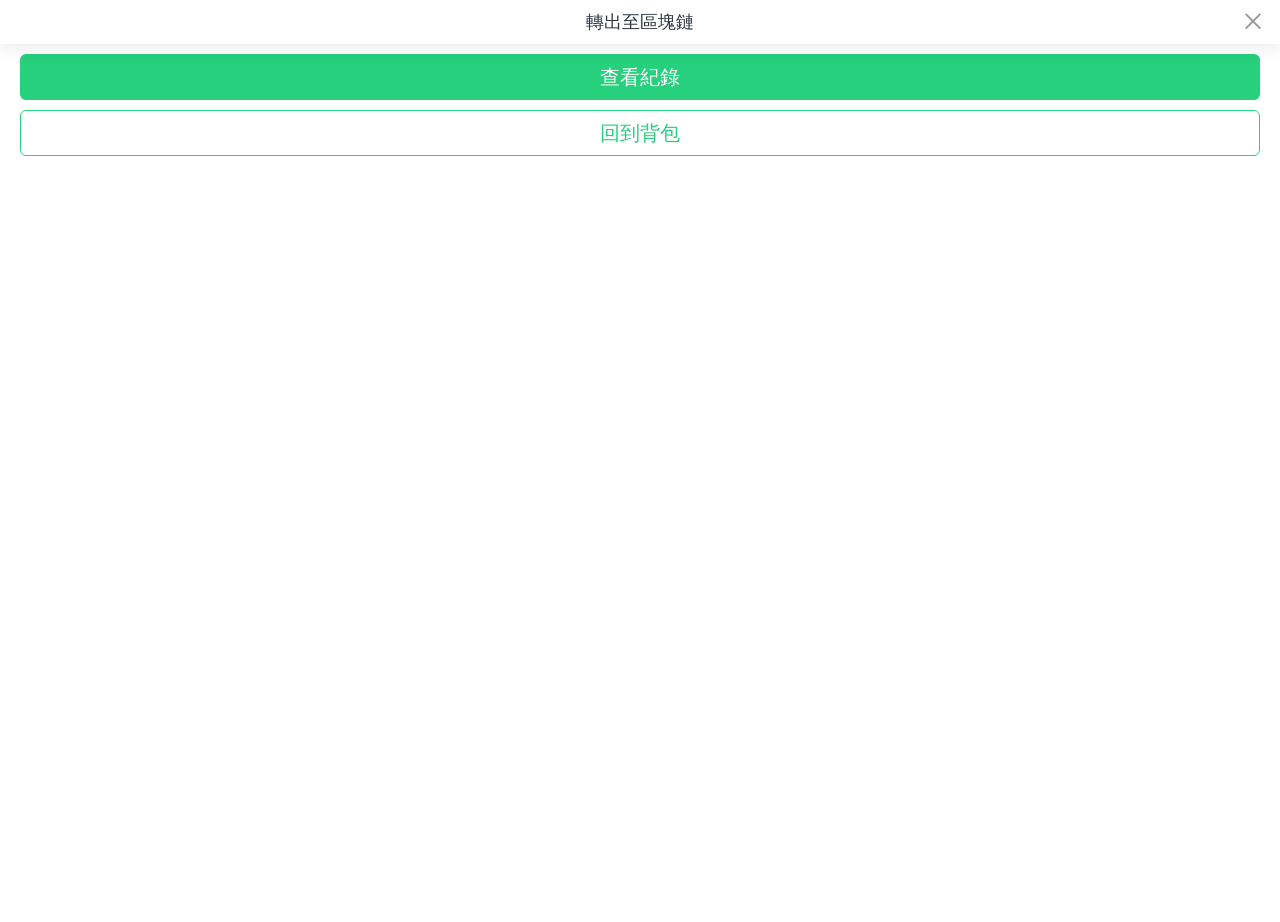
<file: blockchain-out-success.html>
<!DOCTYPE html>
<!-- ↓【APP版本】<html> 增加 class「app」-->
<html class="no-js app" lang="zh-Hant-TW">
  <head>
    <!-- [START] 測試站防止被爬蟲搜尋-->
    <!--
    上線後刪除此段Meta與註解
    參考文件：https://developers.google.com/search/reference/robots_meta_tag?hl=zh-tw
    -->
    <meta name="robots" content="noindex, nofollow,noarchive,nosnippet,noimageindex,noodp">
    <!-- [END] 測試站防止被爬蟲搜尋-->
    <meta charset="utf-8">
    <meta http-equiv="x-ua-compatible" content="ie=edge">
    <meta name="viewport" content="width=device-width, initial-scale=1.0, maximum-scale=1.0, user-scalable=no">
    <meta name="format-detection" content="telephone=no">
    <meta name="theme-color" content="#ffffff">
    <title>付款成功！ - 轉出至區塊鏈 | beanfun! 寶物市集</title>
    <link rel="icon" type="image/png" href="images/favicon.png">
    <link rel="apple-touch-icon" href="images/touch-icon.png">
    <!-- [START] SEO Setting-->
    <!-- OG Image 需換上正確網址連結--><!--
    <link rel="canonical" href="頁面連結">-->
    <meta name="description" content="交友聊天、分享生活點滴，讓您結交更多相同興趣的夥伴，遊戲、支付、群聊、拍賣、新聞，何必到處奔走，beanfun! 一指搞定！">
    <meta name="keywords" content="beanfun,beanfun!,零用金,一億,遊戲橘子,遊戲,樂點,gashpoint,有閑,橘子支付,酷瞧,nownews,天堂,直播,天堂m,跑跑卡丁車,艾爾之光,瑪奇,楓之谷,陳瑀希">
    <meta property="og:type" content="website">
    <meta property="og:title" content="付款成功！ - 轉出至區塊鏈 | beanfun! 寶物市集">
    <meta property="og:description" content="交友聊天、分享生活點滴，讓您結交更多相同興趣的夥伴，遊戲、支付、群聊、拍賣、新聞，何必到處奔走，beanfun! 一指搞定！"><!--
    <meta property="og:url" content="頁面連結">-->
    <meta property="og:image" content="http://gashpoint.begonia-design.com.tw/images/og-img.png">
    <meta property="og:locale" content="zh_TW">
    <meta name="twitter:card" content="summary">
    <meta name="twitter:title" content="付款成功！ - 轉出至區塊鏈 | beanfun! 寶物市集">
    <meta name="twitter:description" content="交友聊天、分享生活點滴，讓您結交更多相同興趣的夥伴，遊戲、支付、群聊、拍賣、新聞，何必到處奔走，beanfun! 一指搞定！">
    <meta name="twitter:image" content="http://gashpoint.begonia-design.com.tw/images/og-img.png">
    <!-- ==========-->
    <!-- 結構化資料(JSON-LD) - Global-->
    <!-- 網址要改正式站網址、搜尋要改正確搜尋網址(SearchAction > target)-->
    <script type="application/ld+json">
      {
      	"@context":"http://schema.org",
      	"@graph": [
      		{
      			"@type":"Organization",
      			"name":"Gamania Group",
      			"legalName":"遊戲橘子數位科技股份有限公司",
      			"foundingDate":"1995-06-12",
      			"url":"http://gashpoint.begonia-design.com.tw/",
      			"logo":"http://gashpoint.begonia-design.com.tw/images/logo-brand.png",
      			"contactPoint" : [
      				{
      					"@type" : "ContactPoint",
      					"telephone" : "+886-2-2658-8866",
      					"contactType" : "聯絡電話 (Customer Service)",
      					"areaServed" : "TW",
      					"availableLanguage" : ["Taiwanese Mandarin"]
      				} , {
      					"@type" : "ContactPoint",
      					"email" : "business@gamania.com",
      					"contactType" : "商務洽談 (Business Contact)",
      					"areaServed" : "TW",
      					"availableLanguage" : ["Taiwanese Mandarin"]
      				} , {
      					"@type" : "ContactPoint",
      					"email" : "pr@gamania.com",
      					"contactType" : "公關聯繫 (PR Contact)",
      					"areaServed" : "TW",
      					"availableLanguage" : ["Taiwanese Mandarin"]
      				} , {
      					"@type" : "ContactPoint",
      					"email" : "ir@gamania.com",
      					"contactType" : "投資人關係聯繫 (IR Contact)",
      					"areaServed" : "TW",
      					"availableLanguage" : ["Taiwanese Mandarin"]
      				} , {
      					"@type" : "ContactPoint",
      					"email" : "bd@gamania.com",
      					"contactType" : "商務洽談 (Business Contact)",
      					"areaServed" : "HK",
      					"availableLanguage" : ["Chinese","English"]
      				} , {
      					"@type" : "ContactPoint",
      					"email" : "hk_pr@gamania.com",
      					"contactType" : "公關聯繫 (PR Contact)",
      					"areaServed" : "HK",
      					"availableLanguage" : ["Chinese","English"]
      				} , {
      					"@type" : "ContactPoint",
      					"email" : "PaymentAgent-JP@gashpoint.com",
      					"contactType" : "ビジネス問い合わせ (Business Contact)",
      					"areaServed" : "JP",
      					"availableLanguage" : ["Japanese"]
      				} , {
      					"@type" : "ContactPoint",
      					"email" : "philiplee@gashpoint.com",
      					"contactType" : "비즈니스 상담 (Business Contact)",
      					"areaServed" : "KR",
      					"availableLanguage" : ["Korean Hangul"]
      				}
      			],
      			"address": {
      				"@type":"PostalAddress",
      				"postalCode":"114",
      				"streetAddress":"瑞湖街111號",
      				"addressLocality":"台北市內湖區",
      				"addressRegion":"台灣",
      				"addressCountry": {
      					"@type": "Country",
      					"name": "TW"
      				}
      			},
      			"sameAs": [
      				"https://zh.wikipedia.org/wiki/遊戲橘子",
      				"https://www.gamania.com/",
      				"https://www.beanfun.com/",
      				"https://www.facebook.com/gamaniaglobal",
      				"https://www.youtube.com/user/gvoicemovie",
      				"https://play.google.com/store/apps/details?id=com.gamania.beanfun",
      				"https://apps.apple.com/tw/app/beanfun/id1108282446"
      			]
      		}
      	]
      	
      }
    </script>
    <!-- [END] SEO Setting-->
    <!-- [START] preload-->
    <link rel="preload" as="font" type="font/woff2" crossorigin="" href="fonts/icons/icon.woff2">
    <!-- [END] preload-->
    <!-- [START] CSS ==================================================-->
    <!-- CSS - Common-->
    <link rel="stylesheet" href="css/style.min.css">
    <!-- CSS - Page-->
    <link rel="stylesheet" href="css/member.min.css">
    <!-- CSS - 【APP版本】-->
    <link rel="stylesheet" href="css/app.min.css">
    <!-- [END] CSS ==================================================-->
  </head>
  <body>  
    <!-- [START] Header ==================================================-->
    <!-- Loader-->
    <!-- 呼叫：【開啟】 pageLoading();、【關閉】 pageLoaded();-->
    <div class="loader" id="loader">
      <div class="loader__img-box">
        <div class="loader__svg-wrapper">
          <svg class="bean" xmlns="http://www.w3.org/2000/svg" viewBox="0 0 46 40" width="46" height="40">
            <path class="body" d="M30,5.9c3.38-.8,6.69-1.46,10.56.79s8.28,9.45,3,18.21a19.13,19.13,0,0,1-14.93,9,24.58,24.58,0,0,1-3.3.17,4.48,4.48,0,0,0-3.52,1.57,16.65,16.65,0,0,1-3.52,3.62c-1.66,1-1.63-1.31-1.63-1.31a15.65,15.65,0,0,1,.09-2.39c.14-1.21-1.47-2.71-1.47-2.71a22.77,22.77,0,0,0-2.85-1c-.75-.13-9-3.11-11.51-11A18.8,18.8,0,0,1,2,6.64,14.89,14.89,0,0,1,7.52,1.33c3.85-2.12,10.91.48,10.91.48s4.16,2,5.69,2.89A7.4,7.4,0,0,0,30,5.9Z" fill="#26d07c" fill-rule="evenodd"></path>
            <path class="eye-outer" d="M14,14A4.5,4.5,0,1,1,9.5,9.5,4.49,4.49,0,0,1,14,14m9,2a4.5,4.5,0,1,1-4.5-4.5A4.5,4.5,0,0,1,23,16" fill="#fefefe" fill-rule="evenodd"></path>
            <path class="shadow" d="M40.59,6.69C37,4.61,33.92,5,30.81,5.72Q42.2,18.18,26.43,34a19.87,19.87,0,0,0,2.18-.15,19.13,19.13,0,0,0,14.93-9C48.86,16.14,44.46,8.93,40.59,6.69Z" fill-rule="evenodd" opacity="0.05" style="isolation: isolate"></path>
            <path class="eye-r" display="none" d="M12,14.5a2,2,0,1,1-2-2,2,2,0,0,1,2,2" fill="#050101" fill-rule="evenodd"></path>
            <path class="eye-l" display="none" d="M21,16.5a2,2,0,1,1-2-2,2,2,0,0,1,2,2" fill="#050101" fill-rule="evenodd"></path>
            <path class="eye-r-sleep" d="M11.73,15.5A2,2,0,0,1,8,14.5" fill="none" stroke="#050101" stroke-linecap="round" stroke-miterlimit="10" fill-rule="evenodd"></path>
            <path class="eye-l-sleep" d="M20.73,17.5a2,2,0,0,1-3.73-1" fill="none" stroke="#050101" stroke-linecap="round" stroke-miterlimit="10" fill-rule="evenodd"></path>
          </svg>
        </div>
      </div>
    </div>
    <!-- Header-->
    <header class="hd" id="header">
      <!-- 【Web版本】[START] Header-->
      <div class="hd-main">
        <div class="hd-main__l">
          <!-- Logo - 只有首頁使用<h1>--><!--
          <h1 class="brand-logo"><a class="brand-logo__link" href="/"><img class="brand-logo__img svg" src="images/logo.svg" alt="beanfun!寶物市集" width="160" height="18"></a></h1>-->
          <!-- Logo - 其餘使用<div>-->
          <div class="brand-logo"><a class="brand-logo__link" href="/"><img class="brand-logo__img svg" src="images/logo.svg" alt="beanfun!寶物市集" width="160" height="18"></a></div>
        </div>
        <div class="hd-main__c">
          <!-- [START] 搜尋介面<form> (Web, App 同一個)
          - <meta itemprop="url"> 要更換為正式站首頁網址(Domain)
          - <meta itemprop="target"> content 說明：
          	- 寫入範例：https://www.example.com/search/?q={globalSearch}
          	- 結果網址：https://www.example.com/search/?q=kittens
          	- globalSearch 為搜尋 input 的 name
          - 更多說明：https://developers.google.com/search/docs/advanced/structured-data/sitelinks-searchbox?hl=zh-tw
          -->
          <div class="hd-search js-search-group" id="hd-search" itemscope="" itemtype="https://schema.org/WebSite">
            <meta itemprop="url" content="http://gashpoint.begonia-design.com.tw/">
            <div class="hd-search__cont">
              <div class="hd-search__top-box">
                <div class="hd-search__top-box__l">
                  <form class="hd-search__input-box" action="search.html" itemprop="potentialAction" itemscope="" itemtype="https://schema.org/SearchAction">
                    <meta itemprop="target" content="http://gashpoint.begonia-design.com.tw/search?q={globalSearch}">
                    <input class="hd-search__input" type="search" name="globalSearch" placeholder="請輸入您想要尋找的寶物名稱" aria-label="請輸入您想要尋找的寶物名稱" itemprop="query-input" autocomplete="off" required="">
                    <button class="hd-search__btn-reset" type="reset"><i class="be-icon be-icon-close-circle" role="img" aria-label="清除"></i></button>
                    <button class="hd-search__btn-submit" type="submit" disabled=""><i class="be-icon be-icon-search" role="img" aria-label="搜尋"></i></button>
                  </form>
                </div>
                <div class="hd-search__top-box__r">
                  <button class="hd-search__btn-close" type="button" data-close="">關閉</button>
                </div>
              </div>
              <div class="hd-search__result">
                <div class="hd-search__result__block" data-layout="recommend">
                  <div class="hd-search__result__title">推薦關鍵字</div>
                  <ul class="hd-search__result__list" id="hd-search-recommend">
                    <!-- [START] Item-->
                        <li class="hd-search__result__item"><a class="hd-search__result__link" href="search.html">最新上架</a></li>
                    <!-- [END] Item-->
                    <!-- [START] ↓可刪除重複區塊-->
                        <li class="hd-search__result__item"><a class="hd-search__result__link" href="search.html">道具</a></li>
                        <li class="hd-search__result__item"><a class="hd-search__result__link" href="search.html">票券</a></li>
                        <li class="hd-search__result__item"><a class="hd-search__result__link" href="search.html">月光雕刻師</a></li>
                        <li class="hd-search__result__item"><a class="hd-search__result__link" href="search.html">新楓之谷</a></li>
                    <!-- [END] ↑可刪除重複區塊-->
                  </ul>
                </div>
              </div>
            </div>
          </div>
          <!-- [END] 搜尋介面<form>-->
        </div>
        <div class="hd-main__r">
          <!-- 搜尋 (Button Only, Mobile Only)-->
          <div class="hd-main__r__item hd-btn-search js-search-open">
            <button class="hd-main__r__btn" type="button"><i class="be-icon be-icon-search" aria-hidden="true"></i><span class="text">搜尋</span></button>
          </div>
          <!-- APP下載-->
          <div class="hd-main__r__item hd-download"><a class="hd-main__r__btn" href="https://beanfun.onelink.me/LARd/baf45339"><i class="be-icon be-icon-mobile" aria-hidden="true"></i><span class="text">APP下載</span></a></div>
          <!-- 購物車-->
          <div class="hd-main__r__item hd-cart"><a class="hd-main__r__btn" href="cart.html"> <i class="be-icon be-icon-bag" aria-hidden="true"></i><span class="text">購物車</span></a></div>
          <!-- 【Web版本】[PC版] 未登入（會員專區）-->
          <div class="hd-main__r__item hd-member"><a class="hd-main__r__btn" href="login.html"><span class="text hd-member__name">登入/註冊</span><i class="be-icon be-icon-member-circle" aria-hidden="true"></i></a></div>
          <!-- 【Web版本】[PC版] 已登入（會員專區）-->
          <!-- 預設圖: images/product/profile_photo_default.jpg--><!--
          <div class="hd-main__r__item hd-member"><a class="hd-main__r__btn" href="member.html"><span class="text hd-member__name">kilet12244869</span><img class="user-info__photo-box lazy" src="images/1x1.gif" data-src="images/profile_photo_default.jpg" width="24" height="24" alt="使用者名稱"></a></div>-->
        </div>
      </div>
      <!-- 【Web版本】[END] Header-->
      <!-- 【APP版本】[START] Header部分頁面才有：搜尋、分享、書籤
      -->
      <div class="hd-app">
        <div class="hd-app__l">
        </div>
        <div class="hd-app__c">
          <div class="hd-app__title clamp-1">轉出至區塊鏈</div>
        </div>
        <div class="hd-app__r">
          <button class="hd-app__btn-close pd-card__btn-close btn-icon" type="button" aria-label="關閉"><i class="be-icon be-icon-close" aria-hidden="true"></i></button>
        </div>
      </div>
      <!-- 【APP版本】[END] Header-->
    </header>
    <!-- [END] Header ==================================================-->
    <!-- [START] Content ==================================================-->
    <main class="main-container" id="main-container">
      <section class="sec sec-first seller-income-statue">
        <!-- [START] 內容-->
        <div class="grid-container">
          <div class="statue-box">
            <div class="statue-box__cover text-center"><img class="statue-box__cover-img" src="images/cart/success.svg" alt="新增成功！">
              <h1 class="h3 statue-box__cover-title">付款成功！</h1>
              <p class="h5 statue-box__cover-txt">已進行資產轉出。付款成功後並不代表立即轉出成功，進入區塊鏈交易，尚須一段轉換時間。</p>
            </div>
          </div>
          <!-- [START] 商品資訊-->
          <div class="shadow-card-round blockchain-detail">
            <div class="pd-card pd-card--hori-with-price pd-card-cart">
              <div class="pd-card__item cell">
                <div class="pd-card__link">
                  <div class="pd-card__img-box-wrapper">
                    <div class="pd-card__img-box object-fit"><img class="pd-card__img lazy" src="images/1x1.gif" data-src="images/product/pd-3d.jpg" alt="小丸子夢裡的狐狸"/>
                    </div>
                  </div>
                  <div class="pd-card__info-box">
                    <div class="pd-card__main-info">
                      <!-- Tag 列表-->
                      <ul class="pd-card__tag-list">
                        <li class="pd-card__tag label">道具</li>
                        <li class="pd-card__tag label">小丸子</li>
                      </ul>
                      <p class="pd-card__title h5">小丸子夢裡的狐狸
                      </p>
                      <div class="pd-card__qua">數量：2</div>
                    </div>
                  </div>
                </div>
              </div>
              <ul class="pd-card__list-info no-bullet small">
                <li class="pd-card__list-info__item">
                  <div class="pd-card__list-info__title">上鏈時間</div>
                  <div class="pd-card__list-info__cont">2021/08/08
                  </div>
                </li>
                <li class="pd-card__list-info__item">
                  <div class="pd-card__list-info__title">Token ID</div>
                  <div class="pd-card__list-info__cont">03948029384092
                  </div>
                </li>
                <li class="pd-card__list-info__item">
                  <div class="pd-card__list-info__title">代幣紀錄</div>
                  <div class="pd-card__list-info__cont"><a class="text-tip" href="https://etherscan.io/block/123" target="_blank" rel="noopener noreferrer">https://etherscan.io/block/123<i class="be-icon be-icon-external-link" aria-hidden="true"></i></a>
                  </div>
                </li>
                <li class="pd-card__list-info__item">
                  <div class="pd-card__list-info__title">狀態</div>
                  <div class="pd-card__list-info__cont">傳送中
                  </div>
                </li>
              </ul>
            </div>
          </div>
          <!-- [END] 商品資訊-->
        </div>
        <!-- [END] 內容-->
        <div class="pd-fixed-info no-shadow">
          <button class="btn w-full" type="button">查看紀錄</button>
          <button class="btn w-full hollow" type="button">回到背包</button>
        </div>
      </section>
      <div class="pd-fixed-info-space large"></div>
    </main>
    <!-- [END] Content ==================================================-->
    <!-- 【Web版本】[START] Footer ==================================================-->
    <footer class="ft" id="footer">
      <div class="ft__bg-box lazy lazy-css"></div>
      <div class="ft-top">
        <div class="grid-container">
          <nav class="ft-sitemap">
            <div class="ft-sitemap__block">
              <div class="ft-sitemap__cont">
                <div class="h5 ft-sitemap__title">關於beanfun!</div>
                <ul class="ft-sitemap__list">
                      <li class="ft-sitemap__item"><a class="ft-sitemap__link" href="javascript:;"><span class="text">beanfun! 介紹</span></a></li>
                      <li class="ft-sitemap__item"><a class="ft-sitemap__link" href="javascript:;"><span class="text">服務與連結</span></a></li>
                </ul>
              </div>
            </div>
            <div class="ft-sitemap__block">
              <div class="ft-sitemap__cont">
                <div class="h5 ft-sitemap__title">客服中心</div>
                <ul class="ft-sitemap__list">
                      <li class="ft-sitemap__item"><a class="ft-sitemap__link" href="javascript:;"><span class="text">幫助中心</span></a></li>
                      <li class="ft-sitemap__item"><a class="ft-sitemap__link" href="javascript:;"><span class="text">常見QA</span></a></li>
                      <li class="ft-sitemap__item"><a class="ft-sitemap__link" href="https://pse.is/MLZD4" target="_blank" rel="nopener noreferrer"><span class="text">聯絡客服</span></a></li>
                      <li class="ft-sitemap__item"><a class="ft-sitemap__link" href="javascript:;"><span class="text">反詐騙宣導</span></a></li>
                </ul>
              </div>
            </div>
            <div class="ft-sitemap__block">
              <div class="ft-sitemap__cont">
                <div class="h5 ft-sitemap__title">合約與條款</div>
                <ul class="ft-sitemap__list">
                      <li class="ft-sitemap__item"><a class="ft-sitemap__link" href="https://www.beanfun.com/privacy" target="_blank" rel="nopener noreferrer"><span class="text">隱私權政策</span></a></li>
                      <li class="ft-sitemap__item"><a class="ft-sitemap__link" href="https://www.beanfun.com/privacy" target="_blank" rel="nopener noreferrer"><span class="text">Cookie 政策</span></a></li>
                      <li class="ft-sitemap__item"><a class="ft-sitemap__link" href="javascript:;"><span class="text">bf! 寶物市集使用條款</span></a></li>
                      <li class="ft-sitemap__item"><a class="ft-sitemap__link" href="javascript:;"><span class="text">bf! 寶物市集平台合約</span></a></li>
                </ul>
              </div>
            </div>
            <div class="ft-sitemap__block">
              <div class="ft-sitemap__cont">
                <div class="h5 ft-sitemap__title">下載beanfun!</div>
                <div class="ft-download">
                  <div class="ft-download__item type-qr"><a class="ft-download__link" href="https://beanfun.onelink.me/LARd/baf45339" target="_blank"><img class="ft-download__img lazy" src="images/1x1.gif" data-src="images/qr.jpg" alt="beanfun! APP 下載 QR Code" width="140" height="140"></a></div>
                  <div class="ft-download__item type-apple"><a class="ft-download__link" href="https://beanfun.onelink.me/LARd/baf45339" target="_blank"><img class="ft-download__img lazy" src="images/1x1.gif" data-src="images/app-store@2x.png" data-srcset="images/app-store@2x.png 2x, images/app-store@3x.png 3x" alt="beanfun! APP Store" width="190" height="57"></a></div>
                  <div class="ft-download__item type-google"><a class="ft-download__link" href="https://beanfun.onelink.me/LARd/baf45339" target="_blank"><img class="ft-download__img lazy" src="images/1x1.gif" data-src="images/google-play@2x.png" data-srcset="images/google-play@2x.png 2x, images/google-play@3x.png 3x" alt="beanfun! Google Play" width="190" height="59"></a></div>
                </div>
              </div>
            </div>
          </nav>
        </div>
      </div>
      <div class="ft-bottom">
        <div class="ft-bottom__r">
          <div class="ft-lang">
            <div class="ft-lang__title">語言設定：</div>
            <div class="ft-lang__cont">
              <select class="ft-lang__select" name="lang">
                <option value="zh-tc">繁中</option>
                <option value="zh-sc">簡中</option>
                <option value="en">English</option>
              </select>
            </div>
          </div>
        </div>
        <div class="ft-bottom__l"><span class="ft-copyright">Copyright © 2021. beanfun! All rights reserved.</span></div>
      </div>
    </footer>
    <!-- 【Web版本】[END] Footer ==================================================-->
    <button class="gotop js-gotop"> <i class="be-icon be-icon-arrow-top" aria-hidden="true"></i><span class="gotop_txt bold">top </span></button>
    <!-- [START] JS ==================================================-->
    <!-- JS - Common-->
    <script src="js/vendor/jquery-3.6.0.min.js"></script>
    <script src="js/vendor/foundation.6.6.3.min.js" async></script>
    <script src="js/vendor/lib.min.js" async></script>
    <script src="js/vendor/vue-2.6.14.min.js" async></script>
    <script src="js/all.min.js" defer></script>
    <!-- JS - Page-->
    <script>
      // [START] 啟動Vue + 移除Loading
      //- 將前端開發環境安裝Vue，沒有其它作用，串接不需要請拆除
      (function(window, document) {
      	function vueBuild() {
      		var vmHeader = new Vue({ el: '#header' });
      		var vmCont = new Vue({ el: '#main-container' });
      		var vmFooter = new Vue({ el: '#footer' });
      
      		setTimeout(function() {
      			pageLoaded(); //- 移除Loading
      			//- lazy.set(); // （全站）如果圖片一直沒讀入，建議讀取完內容後重設 Lazy Load
      		}, 100);
      	}
      	window.addEventListener("load", vueBuild);
      })(window, document);
      // [END] 啟動Vue + 移除Loading
    </script>
    <!-- [END] JS ==================================================-->
  </body>
</html>
</file>
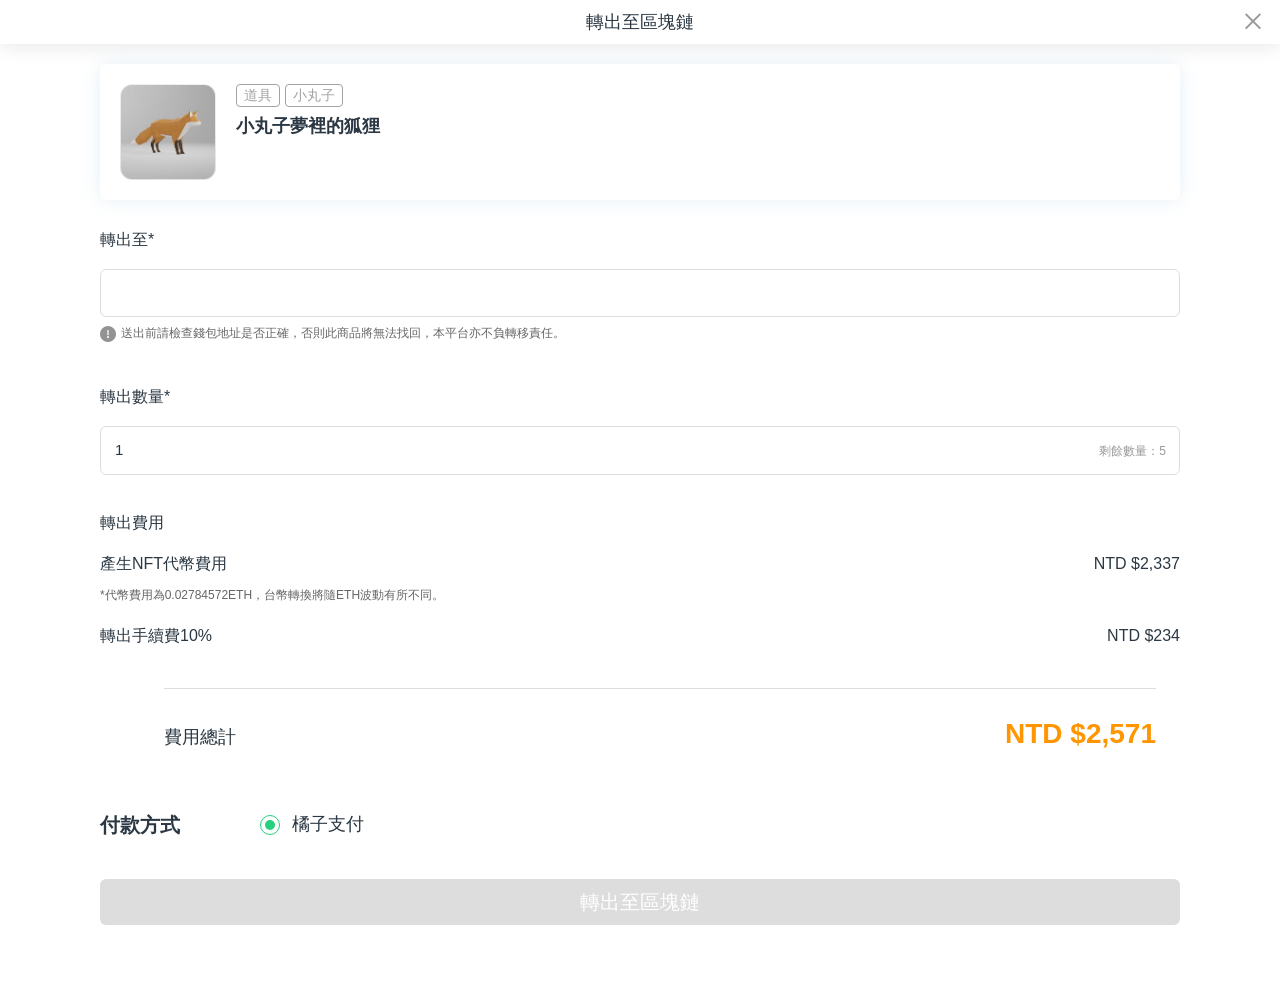
<file: blockchain-out.html>
<!DOCTYPE html>
<!-- ↓【APP版本】<html> 增加 class「app」-->
<html class="no-js app" lang="zh-Hant-TW">
  <head>
    <!-- [START] 測試站防止被爬蟲搜尋-->
    <!--
    上線後刪除此段Meta與註解
    參考文件：https://developers.google.com/search/reference/robots_meta_tag?hl=zh-tw
    -->
    <meta name="robots" content="noindex, nofollow,noarchive,nosnippet,noimageindex,noodp">
    <!-- [END] 測試站防止被爬蟲搜尋-->
    <meta charset="utf-8">
    <meta http-equiv="x-ua-compatible" content="ie=edge">
    <meta name="viewport" content="width=device-width, initial-scale=1.0, maximum-scale=1.0, user-scalable=no">
    <meta name="format-detection" content="telephone=no">
    <meta name="theme-color" content="#ffffff">
    <title>轉出至區塊鏈 | beanfun! 寶物市集</title>
    <link rel="icon" type="image/png" href="images/favicon.png">
    <link rel="apple-touch-icon" href="images/touch-icon.png">
    <!-- [START] SEO Setting-->
    <!-- OG Image 需換上正確網址連結--><!--
    <link rel="canonical" href="頁面連結">-->
    <meta name="description" content="交友聊天、分享生活點滴，讓您結交更多相同興趣的夥伴，遊戲、支付、群聊、拍賣、新聞，何必到處奔走，beanfun! 一指搞定！">
    <meta name="keywords" content="beanfun,beanfun!,零用金,一億,遊戲橘子,遊戲,樂點,gashpoint,有閑,橘子支付,酷瞧,nownews,天堂,直播,天堂m,跑跑卡丁車,艾爾之光,瑪奇,楓之谷,陳瑀希">
    <meta property="og:type" content="website">
    <meta property="og:title" content="轉出至區塊鏈 | beanfun! 寶物市集">
    <meta property="og:description" content="交友聊天、分享生活點滴，讓您結交更多相同興趣的夥伴，遊戲、支付、群聊、拍賣、新聞，何必到處奔走，beanfun! 一指搞定！"><!--
    <meta property="og:url" content="頁面連結">-->
    <meta property="og:image" content="http://gashpoint.begonia-design.com.tw/images/og-img.png">
    <meta property="og:locale" content="zh_TW">
    <meta name="twitter:card" content="summary">
    <meta name="twitter:title" content="轉出至區塊鏈 | beanfun! 寶物市集">
    <meta name="twitter:description" content="交友聊天、分享生活點滴，讓您結交更多相同興趣的夥伴，遊戲、支付、群聊、拍賣、新聞，何必到處奔走，beanfun! 一指搞定！">
    <meta name="twitter:image" content="http://gashpoint.begonia-design.com.tw/images/og-img.png">
    <!-- ==========-->
    <!-- 結構化資料(JSON-LD) - Global-->
    <!-- 網址要改正式站網址、搜尋要改正確搜尋網址(SearchAction > target)-->
    <script type="application/ld+json">
      {
      	"@context":"http://schema.org",
      	"@graph": [
      		{
      			"@type":"Organization",
      			"name":"Gamania Group",
      			"legalName":"遊戲橘子數位科技股份有限公司",
      			"foundingDate":"1995-06-12",
      			"url":"http://gashpoint.begonia-design.com.tw/",
      			"logo":"http://gashpoint.begonia-design.com.tw/images/logo-brand.png",
      			"contactPoint" : [
      				{
      					"@type" : "ContactPoint",
      					"telephone" : "+886-2-2658-8866",
      					"contactType" : "聯絡電話 (Customer Service)",
      					"areaServed" : "TW",
      					"availableLanguage" : ["Taiwanese Mandarin"]
      				} , {
      					"@type" : "ContactPoint",
      					"email" : "business@gamania.com",
      					"contactType" : "商務洽談 (Business Contact)",
      					"areaServed" : "TW",
      					"availableLanguage" : ["Taiwanese Mandarin"]
      				} , {
      					"@type" : "ContactPoint",
      					"email" : "pr@gamania.com",
      					"contactType" : "公關聯繫 (PR Contact)",
      					"areaServed" : "TW",
      					"availableLanguage" : ["Taiwanese Mandarin"]
      				} , {
      					"@type" : "ContactPoint",
      					"email" : "ir@gamania.com",
      					"contactType" : "投資人關係聯繫 (IR Contact)",
      					"areaServed" : "TW",
      					"availableLanguage" : ["Taiwanese Mandarin"]
      				} , {
      					"@type" : "ContactPoint",
      					"email" : "bd@gamania.com",
      					"contactType" : "商務洽談 (Business Contact)",
      					"areaServed" : "HK",
      					"availableLanguage" : ["Chinese","English"]
      				} , {
      					"@type" : "ContactPoint",
      					"email" : "hk_pr@gamania.com",
      					"contactType" : "公關聯繫 (PR Contact)",
      					"areaServed" : "HK",
      					"availableLanguage" : ["Chinese","English"]
      				} , {
      					"@type" : "ContactPoint",
      					"email" : "PaymentAgent-JP@gashpoint.com",
      					"contactType" : "ビジネス問い合わせ (Business Contact)",
      					"areaServed" : "JP",
      					"availableLanguage" : ["Japanese"]
      				} , {
      					"@type" : "ContactPoint",
      					"email" : "philiplee@gashpoint.com",
      					"contactType" : "비즈니스 상담 (Business Contact)",
      					"areaServed" : "KR",
      					"availableLanguage" : ["Korean Hangul"]
      				}
      			],
      			"address": {
      				"@type":"PostalAddress",
      				"postalCode":"114",
      				"streetAddress":"瑞湖街111號",
      				"addressLocality":"台北市內湖區",
      				"addressRegion":"台灣",
      				"addressCountry": {
      					"@type": "Country",
      					"name": "TW"
      				}
      			},
      			"sameAs": [
      				"https://zh.wikipedia.org/wiki/遊戲橘子",
      				"https://www.gamania.com/",
      				"https://www.beanfun.com/",
      				"https://www.facebook.com/gamaniaglobal",
      				"https://www.youtube.com/user/gvoicemovie",
      				"https://play.google.com/store/apps/details?id=com.gamania.beanfun",
      				"https://apps.apple.com/tw/app/beanfun/id1108282446"
      			]
      		}
      	]
      	
      }
    </script>
    <!-- [END] SEO Setting-->
    <!-- [START] preload-->
    <link rel="preload" as="font" type="font/woff2" crossorigin="" href="fonts/icons/icon.woff2">
    <!-- [END] preload-->
    <!-- [START] CSS ==================================================-->
    <!-- CSS - Common-->
    <link rel="stylesheet" href="css/style.min.css">
    <!-- CSS - Page-->
    <link rel="stylesheet" href="css/member.min.css">
    <!-- CSS - 【APP版本】-->
    <link rel="stylesheet" href="css/app.min.css">
    <!-- [END] CSS ==================================================-->
  </head>
  <body>  
    <!-- [START] Header ==================================================-->
    <!-- Loader-->
    <!-- 呼叫：【開啟】 pageLoading();、【關閉】 pageLoaded();-->
    <div class="loader" id="loader">
      <div class="loader__img-box">
        <div class="loader__svg-wrapper">
          <svg class="bean" xmlns="http://www.w3.org/2000/svg" viewBox="0 0 46 40" width="46" height="40">
            <path class="body" d="M30,5.9c3.38-.8,6.69-1.46,10.56.79s8.28,9.45,3,18.21a19.13,19.13,0,0,1-14.93,9,24.58,24.58,0,0,1-3.3.17,4.48,4.48,0,0,0-3.52,1.57,16.65,16.65,0,0,1-3.52,3.62c-1.66,1-1.63-1.31-1.63-1.31a15.65,15.65,0,0,1,.09-2.39c.14-1.21-1.47-2.71-1.47-2.71a22.77,22.77,0,0,0-2.85-1c-.75-.13-9-3.11-11.51-11A18.8,18.8,0,0,1,2,6.64,14.89,14.89,0,0,1,7.52,1.33c3.85-2.12,10.91.48,10.91.48s4.16,2,5.69,2.89A7.4,7.4,0,0,0,30,5.9Z" fill="#26d07c" fill-rule="evenodd"></path>
            <path class="eye-outer" d="M14,14A4.5,4.5,0,1,1,9.5,9.5,4.49,4.49,0,0,1,14,14m9,2a4.5,4.5,0,1,1-4.5-4.5A4.5,4.5,0,0,1,23,16" fill="#fefefe" fill-rule="evenodd"></path>
            <path class="shadow" d="M40.59,6.69C37,4.61,33.92,5,30.81,5.72Q42.2,18.18,26.43,34a19.87,19.87,0,0,0,2.18-.15,19.13,19.13,0,0,0,14.93-9C48.86,16.14,44.46,8.93,40.59,6.69Z" fill-rule="evenodd" opacity="0.05" style="isolation: isolate"></path>
            <path class="eye-r" display="none" d="M12,14.5a2,2,0,1,1-2-2,2,2,0,0,1,2,2" fill="#050101" fill-rule="evenodd"></path>
            <path class="eye-l" display="none" d="M21,16.5a2,2,0,1,1-2-2,2,2,0,0,1,2,2" fill="#050101" fill-rule="evenodd"></path>
            <path class="eye-r-sleep" d="M11.73,15.5A2,2,0,0,1,8,14.5" fill="none" stroke="#050101" stroke-linecap="round" stroke-miterlimit="10" fill-rule="evenodd"></path>
            <path class="eye-l-sleep" d="M20.73,17.5a2,2,0,0,1-3.73-1" fill="none" stroke="#050101" stroke-linecap="round" stroke-miterlimit="10" fill-rule="evenodd"></path>
          </svg>
        </div>
      </div>
    </div>
    <!-- Header-->
    <header class="hd" id="header">
      <!-- 【Web版本】[START] Header-->
      <div class="hd-main">
        <div class="hd-main__l">
          <!-- Logo - 只有首頁使用<h1>--><!--
          <h1 class="brand-logo"><a class="brand-logo__link" href="/"><img class="brand-logo__img svg" src="images/logo.svg" alt="beanfun!寶物市集" width="160" height="18"></a></h1>-->
          <!-- Logo - 其餘使用<div>-->
          <div class="brand-logo"><a class="brand-logo__link" href="/"><img class="brand-logo__img svg" src="images/logo.svg" alt="beanfun!寶物市集" width="160" height="18"></a></div>
        </div>
        <div class="hd-main__c">
          <!-- [START] 搜尋介面<form> (Web, App 同一個)
          - <meta itemprop="url"> 要更換為正式站首頁網址(Domain)
          - <meta itemprop="target"> content 說明：
          	- 寫入範例：https://www.example.com/search/?q={globalSearch}
          	- 結果網址：https://www.example.com/search/?q=kittens
          	- globalSearch 為搜尋 input 的 name
          - 更多說明：https://developers.google.com/search/docs/advanced/structured-data/sitelinks-searchbox?hl=zh-tw
          -->
          <div class="hd-search js-search-group" id="hd-search" itemscope="" itemtype="https://schema.org/WebSite">
            <meta itemprop="url" content="http://gashpoint.begonia-design.com.tw/">
            <div class="hd-search__cont">
              <div class="hd-search__top-box">
                <div class="hd-search__top-box__l">
                  <form class="hd-search__input-box" action="search.html" itemprop="potentialAction" itemscope="" itemtype="https://schema.org/SearchAction">
                    <meta itemprop="target" content="http://gashpoint.begonia-design.com.tw/search?q={globalSearch}">
                    <input class="hd-search__input" type="search" name="globalSearch" placeholder="請輸入您想要尋找的寶物名稱" aria-label="請輸入您想要尋找的寶物名稱" itemprop="query-input" autocomplete="off" required="">
                    <button class="hd-search__btn-reset" type="reset"><i class="be-icon be-icon-close-circle" role="img" aria-label="清除"></i></button>
                    <button class="hd-search__btn-submit" type="submit" disabled=""><i class="be-icon be-icon-search" role="img" aria-label="搜尋"></i></button>
                  </form>
                </div>
                <div class="hd-search__top-box__r">
                  <button class="hd-search__btn-close" type="button" data-close="">關閉</button>
                </div>
              </div>
              <div class="hd-search__result">
                <div class="hd-search__result__block" data-layout="recommend">
                  <div class="hd-search__result__title">推薦關鍵字</div>
                  <ul class="hd-search__result__list" id="hd-search-recommend">
                    <!-- [START] Item-->
                        <li class="hd-search__result__item"><a class="hd-search__result__link" href="search.html">最新上架</a></li>
                    <!-- [END] Item-->
                    <!-- [START] ↓可刪除重複區塊-->
                        <li class="hd-search__result__item"><a class="hd-search__result__link" href="search.html">道具</a></li>
                        <li class="hd-search__result__item"><a class="hd-search__result__link" href="search.html">票券</a></li>
                        <li class="hd-search__result__item"><a class="hd-search__result__link" href="search.html">月光雕刻師</a></li>
                        <li class="hd-search__result__item"><a class="hd-search__result__link" href="search.html">新楓之谷</a></li>
                    <!-- [END] ↑可刪除重複區塊-->
                  </ul>
                </div>
              </div>
            </div>
          </div>
          <!-- [END] 搜尋介面<form>-->
        </div>
        <div class="hd-main__r">
          <!-- 搜尋 (Button Only, Mobile Only)-->
          <div class="hd-main__r__item hd-btn-search js-search-open">
            <button class="hd-main__r__btn" type="button"><i class="be-icon be-icon-search" aria-hidden="true"></i><span class="text">搜尋</span></button>
          </div>
          <!-- APP下載-->
          <div class="hd-main__r__item hd-download"><a class="hd-main__r__btn" href="https://beanfun.onelink.me/LARd/baf45339"><i class="be-icon be-icon-mobile" aria-hidden="true"></i><span class="text">APP下載</span></a></div>
          <!-- 購物車-->
          <div class="hd-main__r__item hd-cart"><a class="hd-main__r__btn" href="cart.html"> <i class="be-icon be-icon-bag" aria-hidden="true"></i><span class="text">購物車</span></a></div>
          <!-- 【Web版本】[PC版] 未登入（會員專區）-->
          <div class="hd-main__r__item hd-member"><a class="hd-main__r__btn" href="login.html"><span class="text hd-member__name">登入/註冊</span><i class="be-icon be-icon-member-circle" aria-hidden="true"></i></a></div>
          <!-- 【Web版本】[PC版] 已登入（會員專區）-->
          <!-- 預設圖: images/product/profile_photo_default.jpg--><!--
          <div class="hd-main__r__item hd-member"><a class="hd-main__r__btn" href="member.html"><span class="text hd-member__name">kilet12244869</span><img class="user-info__photo-box lazy" src="images/1x1.gif" data-src="images/profile_photo_default.jpg" width="24" height="24" alt="使用者名稱"></a></div>-->
        </div>
      </div>
      <!-- 【Web版本】[END] Header-->
      <!-- 【APP版本】[START] Header部分頁面才有：搜尋、分享、書籤
      -->
      <div class="hd-app">
        <div class="hd-app__l">
        </div>
        <div class="hd-app__c">
          <div class="hd-app__title clamp-1">轉出至區塊鏈</div>
        </div>
        <div class="hd-app__r">
          <button class="hd-app__btn-close pd-card__btn-close btn-icon" type="button" aria-label="關閉"><i class="be-icon be-icon-close" aria-hidden="true"></i></button>
        </div>
      </div>
      <!-- 【APP版本】[END] Header-->
    </header>
    <!-- [END] Header ==================================================-->
    <!-- [START] Content ==================================================-->
    <main class="main-container" id="main-container">
      <section class="sec sec-first blockchain-out">
        <!-- [START] 內容-->
        <div class="grid-container">
          <form class="form" id="blockchainOutForm" action="blockchain-out-success.html">
            <!-- [START] 商品資訊-->
            <div class="pd-card pd-card--hori-with-price pd-card-cart">
              <div class="pd-card__item cell shadow-card-round">
                <div class="pd-card__link">
                  <div class="pd-card__img-box-wrapper">
                    <div class="pd-card__img-box object-fit"><img class="pd-card__img lazy" src="images/1x1.gif" data-src="images/product/pd-3d.jpg" alt="小丸子夢裡的狐狸"/>
                    </div>
                  </div>
                  <div class="pd-card__info-box">
                    <div class="pd-card__main-info">
                      <!-- Tag 列表-->
                      <ul class="pd-card__tag-list">
                        <li class="pd-card__tag label">道具</li>
                        <li class="pd-card__tag label">小丸子</li>
                      </ul>
                      <p class="pd-card__title h5">小丸子夢裡的狐狸
                      </p>
                    </div>
                  </div>
                </div>
              </div>
            </div>
            <!-- [END] 商品資訊-->
            <!-- 轉出至-->
            <!-- ↓顯示「錯誤訊息」，.msg__info外層需加上class「show-msg」-->
            <div class="input-box cell">
              <label class="form__label"><span class="form__title">轉出至*</span>
                <div class="input__wrap">
                  <input class="input" type="text" id="blockchain-out-to" autocomplete="off">
                </div>
              </label>
              <div class="small-note color-gray info" data-icon="*"><span class="small-note__txt">送出前請檢查錢包地址是否正確，否則此商品將無法找回，本平台亦不負轉移責任。</span></div>
              <!-- 訊息，加上 is-error 等於錯誤訊息：--><span class="msg__info is-error">* 請輸入轉出錢包地址</span>
            </div>
            <!-- 轉出數量-->
            <!-- ↓顯示「錯誤訊息」，.msg__info外層需加上class「show-msg」-->
            <div class="input-box cell">
              <label class="form__label"><span class="form__title">轉出數量*</span>
                <div class="input__wrap"><span class="currency back">剩餘數量：5</span>
                  <input class="input blockchain-out__quantity" type="number" value="1" min="1" max="5" step="1">
                </div>
              </label>
              <!-- 訊息，加上 is-error 等於錯誤訊息：--><span class="msg__info is-error">* 請輸入轉出數量</span>
            </div>
            <!-- 轉出費用-->
            <div class="input-box cell mb-0">
              <div class="form__label"><span class="form__title">轉出費用</span>
                <div class="input__wrap">
                  <ul class="blockchain-out-detail no-bullet">
                    <li class="blockchain-out-detail__item">
                      <div class="text-space-between"><span class="text-space-between__title">產生NFT代幣費用</span><span class="text-space-between__cont">NTD $2,337</span></div>
                      <p class="text-tip">*代幣費用為0.02784572ETH，台幣轉換將隨ETH波動有所不同。</p>
                    </li>
                    <li class="blockchain-out-detail__item">
                      <div class="text-space-between"><span class="text-space-between__title">轉出手續費10%</span><span class="text-space-between__cont">NTD $234</span></div>
                    </li>
                  </ul>
                </div>
              </div>
            </div>
            <!-- 費用總計-->
            <div class="cart-detail cell">
              <div class="cart-detail__cont">
                <ul class="cart-detail__list">
                  <li class="cart-detail__list__item cart-detail--total">
                    <div class="cart-detail__list__item__title">費用總計</div>
                    <div class="cart-detail__list__item__txt total-price">NTD $2,571</div>
                  </li>
                </ul>
              </div>
            </div>
            <!-- 付款方式-->
            <div class="cart-form cell">
              <div class="cart-form__item grid-x cart-form--payment align-middle">
                <p class="cart-form__title h4">付款方式</p>
                <div class="radio-group grid-x">
                  <fieldset class="radio-box">
                    <input class="radiobox" type="radio" id="payment1" name="payment" value="橘子支付" checked="">
                    <label for="payment1">橘子支付</label>
                  </fieldset><!--
                  <fieldset class="radio-box">
                    <input class="radiobox" type="radio" id="payment2" name="payment" value="信用卡" checked="">
                    <label for="payment2">信用卡</label>
                  </fieldset>-->
                </div>
              </div>
            </div>
            <div class="blockchain-out__button-box">
              <button class="btn blockchain-out__button w-full" type="submit" disabled="">轉出至區塊鏈</button>
            </div>
          </form>
        </div>
        <!-- [END] 內容-->
      </section>
      <!-- [START] Popup ==========-->
      <!-- [START] Popup - 轉出費用確認-->
      <div class="pd-spec reveal reveal-msg" id="blockchain-confirm" data-reveal="">
        <h3 class="reveal-msg__title text-center">轉出費用確認</h3>
        <p class="reveal-msg__desc text-center"><small>您轉出到區塊鏈的費用折合約NTD$2,571</small></p>
        <div class="button-box grid-x">
          <button class="btn hollow" data-close="" aria-label="Close modal" type="button">取消</button>
          <button class="btn" type="button" onclick="document.getElementById('blockchainOutForm').submit()">付款</button>
        </div>
      </div>
      <!-- [END] Popup - 轉出費用確認-->
      <!-- [END] Popup ==========-->
    </main>
    <!-- [END] Content ==================================================-->
    <!-- 【Web版本】[START] Footer ==================================================-->
    <footer class="ft" id="footer">
      <div class="ft__bg-box lazy lazy-css"></div>
      <div class="ft-top">
        <div class="grid-container">
          <nav class="ft-sitemap">
            <div class="ft-sitemap__block">
              <div class="ft-sitemap__cont">
                <div class="h5 ft-sitemap__title">關於beanfun!</div>
                <ul class="ft-sitemap__list">
                      <li class="ft-sitemap__item"><a class="ft-sitemap__link" href="javascript:;"><span class="text">beanfun! 介紹</span></a></li>
                      <li class="ft-sitemap__item"><a class="ft-sitemap__link" href="javascript:;"><span class="text">服務與連結</span></a></li>
                </ul>
              </div>
            </div>
            <div class="ft-sitemap__block">
              <div class="ft-sitemap__cont">
                <div class="h5 ft-sitemap__title">客服中心</div>
                <ul class="ft-sitemap__list">
                      <li class="ft-sitemap__item"><a class="ft-sitemap__link" href="javascript:;"><span class="text">幫助中心</span></a></li>
                      <li class="ft-sitemap__item"><a class="ft-sitemap__link" href="javascript:;"><span class="text">常見QA</span></a></li>
                      <li class="ft-sitemap__item"><a class="ft-sitemap__link" href="https://pse.is/MLZD4" target="_blank" rel="nopener noreferrer"><span class="text">聯絡客服</span></a></li>
                      <li class="ft-sitemap__item"><a class="ft-sitemap__link" href="javascript:;"><span class="text">反詐騙宣導</span></a></li>
                </ul>
              </div>
            </div>
            <div class="ft-sitemap__block">
              <div class="ft-sitemap__cont">
                <div class="h5 ft-sitemap__title">合約與條款</div>
                <ul class="ft-sitemap__list">
                      <li class="ft-sitemap__item"><a class="ft-sitemap__link" href="https://www.beanfun.com/privacy" target="_blank" rel="nopener noreferrer"><span class="text">隱私權政策</span></a></li>
                      <li class="ft-sitemap__item"><a class="ft-sitemap__link" href="https://www.beanfun.com/privacy" target="_blank" rel="nopener noreferrer"><span class="text">Cookie 政策</span></a></li>
                      <li class="ft-sitemap__item"><a class="ft-sitemap__link" href="javascript:;"><span class="text">bf! 寶物市集使用條款</span></a></li>
                      <li class="ft-sitemap__item"><a class="ft-sitemap__link" href="javascript:;"><span class="text">bf! 寶物市集平台合約</span></a></li>
                </ul>
              </div>
            </div>
            <div class="ft-sitemap__block">
              <div class="ft-sitemap__cont">
                <div class="h5 ft-sitemap__title">下載beanfun!</div>
                <div class="ft-download">
                  <div class="ft-download__item type-qr"><a class="ft-download__link" href="https://beanfun.onelink.me/LARd/baf45339" target="_blank"><img class="ft-download__img lazy" src="images/1x1.gif" data-src="images/qr.jpg" alt="beanfun! APP 下載 QR Code" width="140" height="140"></a></div>
                  <div class="ft-download__item type-apple"><a class="ft-download__link" href="https://beanfun.onelink.me/LARd/baf45339" target="_blank"><img class="ft-download__img lazy" src="images/1x1.gif" data-src="images/app-store@2x.png" data-srcset="images/app-store@2x.png 2x, images/app-store@3x.png 3x" alt="beanfun! APP Store" width="190" height="57"></a></div>
                  <div class="ft-download__item type-google"><a class="ft-download__link" href="https://beanfun.onelink.me/LARd/baf45339" target="_blank"><img class="ft-download__img lazy" src="images/1x1.gif" data-src="images/google-play@2x.png" data-srcset="images/google-play@2x.png 2x, images/google-play@3x.png 3x" alt="beanfun! Google Play" width="190" height="59"></a></div>
                </div>
              </div>
            </div>
          </nav>
        </div>
      </div>
      <div class="ft-bottom">
        <div class="ft-bottom__r">
          <div class="ft-lang">
            <div class="ft-lang__title">語言設定：</div>
            <div class="ft-lang__cont">
              <select class="ft-lang__select" name="lang">
                <option value="zh-tc">繁中</option>
                <option value="zh-sc">簡中</option>
                <option value="en">English</option>
              </select>
            </div>
          </div>
        </div>
        <div class="ft-bottom__l"><span class="ft-copyright">Copyright © 2021. beanfun! All rights reserved.</span></div>
      </div>
    </footer>
    <!-- 【Web版本】[END] Footer ==================================================-->
    <button class="gotop js-gotop"> <i class="be-icon be-icon-arrow-top" aria-hidden="true"></i><span class="gotop_txt bold">top </span></button>
    <!-- [START] JS ==================================================-->
    <!-- JS - Common-->
    <script src="js/vendor/jquery-3.6.0.min.js"></script>
    <script src="js/vendor/foundation.6.6.3.min.js" async></script>
    <script src="js/vendor/lib.min.js" async></script>
    <script src="js/vendor/vue-2.6.14.min.js" async></script>
    <script src="js/all.min.js" defer></script>
    <!-- JS - Page-->
    <!-- ↓Other JS-->
    <script>
      $(document).on('change', '.blockchain-out__quantity', function() {
      	if (this.value < 1) {
      		return this.value = 1
      	} else if (this.value > parseInt($(this).attr('max'))) {
      		 return this.value = $(this).attr('max')
      	}
      });
      
      //- Demo 示意流程
      $(document).on('input', '#blockchain-out-to', function() {
      	if (this.value.length > 0) {
      		$('.blockchain-out__button').prop('disabled', null);
      	} else {
      		$('.blockchain-out__button').prop('disabled', true);
      	}
      });
      $(document).on('submit', '#blockchainOutForm', function(e) {
      	e.preventDefault();
      	$('#blockchain-confirm').foundation('open');
      });
      
    </script>
    <script>
      // [START] 啟動Vue + 移除Loading
      //- 將前端開發環境安裝Vue，沒有其它作用，串接不需要請拆除
      (function(window, document) {
      	function vueBuild() {
      		var vmHeader = new Vue({ el: '#header' });
      		var vmCont = new Vue({ el: '#main-container' });
      		var vmFooter = new Vue({ el: '#footer' });
      
      		setTimeout(function() {
      			pageLoaded(); //- 移除Loading
      			//- lazy.set(); // （全站）如果圖片一直沒讀入，建議讀取完內容後重設 Lazy Load
      		}, 100);
      	}
      	window.addEventListener("load", vueBuild);
      })(window, document);
      // [END] 啟動Vue + 移除Loading
    </script>
    <!-- [END] JS ==================================================-->
  </body>
</html>
</file>
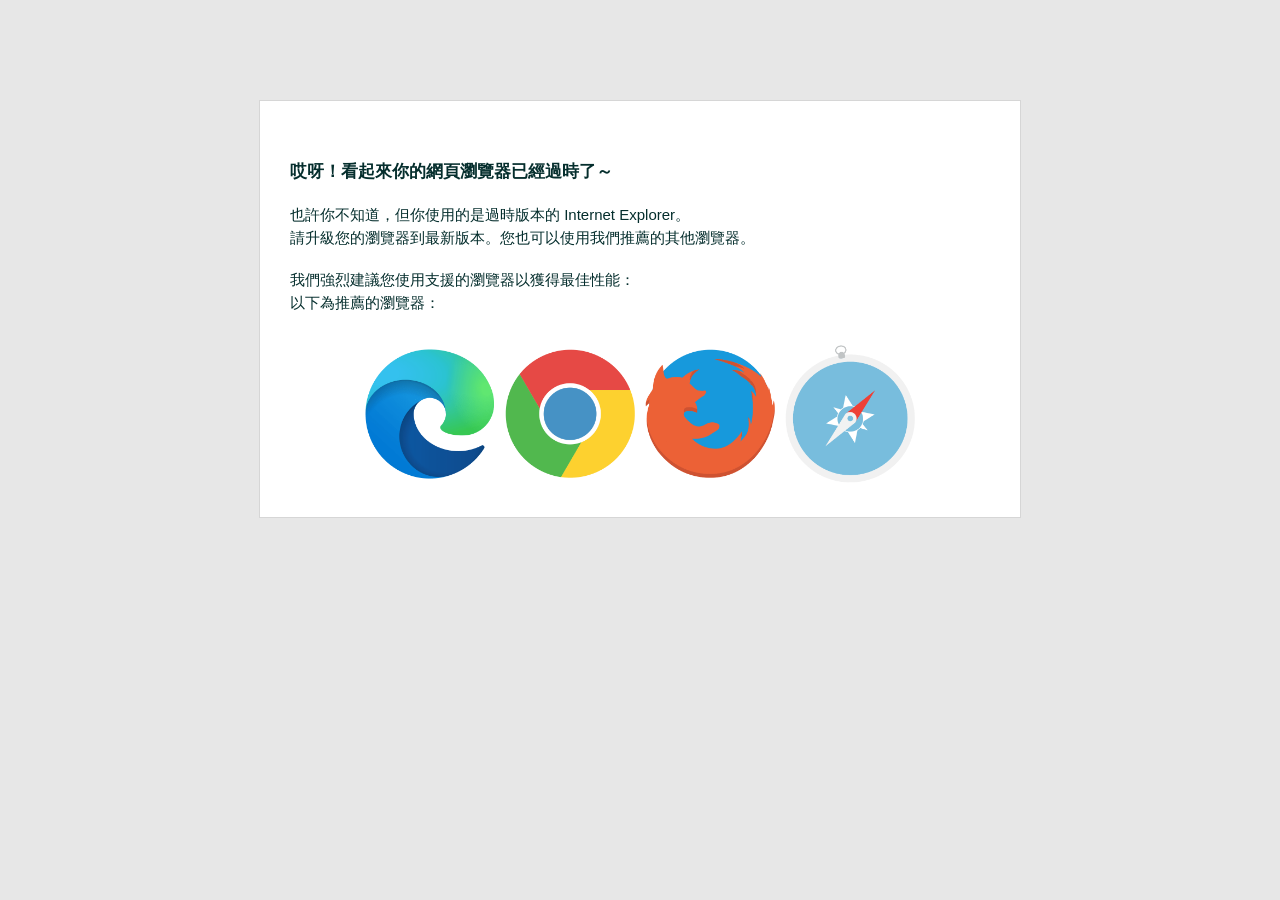
<file: browser.html>
<!-- <!DOCTYPE HTML PUBLIC "-//W3C//DTD HTML 4.01//EN" "http://www.w3.org/TR/html4/strict.dtd"> -->
<!DOCTYPE html>
<html xmlns="http://www.w3.org/1999/xhtml" lang="zh-Hant-TW">

<head>
	<meta http-equiv="Content-Type" content="text/html; charset=utf-8" />
	<title>瀏覽器錯誤 | 專案名稱</title>
	<link rel="shortcut icon" type="image/x-icon" href="images/favicon.ico" />
	<link rel="apple-touch-icon" href="images/touch-icon.png">
	<style>
		body {
			background: #e7e7e7;
			font-family: 微軟正黑體, "Microsoft JhengHei", Arial, sans-serif;
		}

		.alert-box {
			border-style: solid;
			border-width: 1px;
			display: block;
			font-weight: normal;
			margin: 100px auto 0 auto;
			position: relative;
			padding: 30px;
			font-size: 15px;
			transition: opacity 300ms ease-out;
			background-color: #ffffff;
			border-color: #d6d6d6;
			color: #052e2d;
			clear: both;
			overflow: hidden;
			max-width: 700px;
		}

		.alert-box h5 {
			font-family: inherit;
			font-weight: 700;
			font-size: 1.125em;
			line-height: 1.5;
			margin-bottom: 20px;
		}

		.alert-box p {
			font-family: inherit;
			font-weight: normal;
			font-size: 1em;
			line-height: 1.5;
			margin-bottom: 20px;
		}

		.browser-list {
			width: 80%;
			padding: 0;
			margin: 30px auto 30px auto;
		}

		.browser-list li {
			width: 25%;
			float: left;
		}

		.browser-list li a {
			outline: 0;
			display: block;
		}

		.browser-list li a:hover {
			/* IE 8 */
			zoom: 1;
			-ms-filter: "progid:DXImageTransform.Microsoft.Alpha(Opacity=50)";
			/* IE 5-7 */
			filter: alpha(opacity=50);
			/* Netscape */
			-moz-opacity: 0.5;
			/* Safari 1.x */
			-khtml-opacity: 0.5;
			/* Good browsers */
			opacity: 0.5;
		}

		.browser-list li img {
			max-width: 100%;
		}

		.no-bullet {
			list-style: none;
		}
	</style>
</head>

<body>
	<div class="alert-box">
		<h5>哎呀！看起來你的網頁瀏覽器已經過時了～ </h5>
		<p>也許你不知道，但你使用的是過時版本的 Internet Explorer。<br> 請升級您的瀏覽器到最新版本。您也可以使用我們推薦的其他瀏覽器。</p>
		<p>我們強烈建議您使用支援的瀏覽器以獲得最佳性能： <br>以下為推薦的瀏覽器：</p>
		<ul class="browser-list no-bullet">
			<!-- IE -->
			<!-- <li><a href="http://www.microsoft.com/en-us/download/internet-explorer.aspx" target="_blank" rel="noopener noreferrer"><img src="/images/browser/internet-explorer.png" alt="IE" border="0"></a></li> -->
			<!-- Edge -->
			<li><a href="https://www.microsoft.com/edge" target="_blank" rel="noopener noreferrer"><img src="images/browser/edge.png" alt="IE" border="0"></a></li>
			<!-- Chrome -->
			<li><a href="https://www.google.com/intl/en/chrome/browser/desktop/" target="_blank" rel="noopener noreferrer"><img src="images/browser/chrome.png" alt="Chrome" border="0"></a></li>
			<!-- Firefox -->
			<li><a href="https://www.mozilla.org/en-US/firefox/new/" target="_blank" rel="noopener noreferrer"><img src="images/browser/firefox.png" alt="Firefox" border="0"></a></li>
			<!-- Safari -->
			<li><a href="http://www.apple.com/safari/" target="_blank" rel="noopener noreferrer"><img src="images/browser/safari.png" alt="Safari" border="0"></a></li>
		</ul>
	</div>
</body>

</html>
</file>
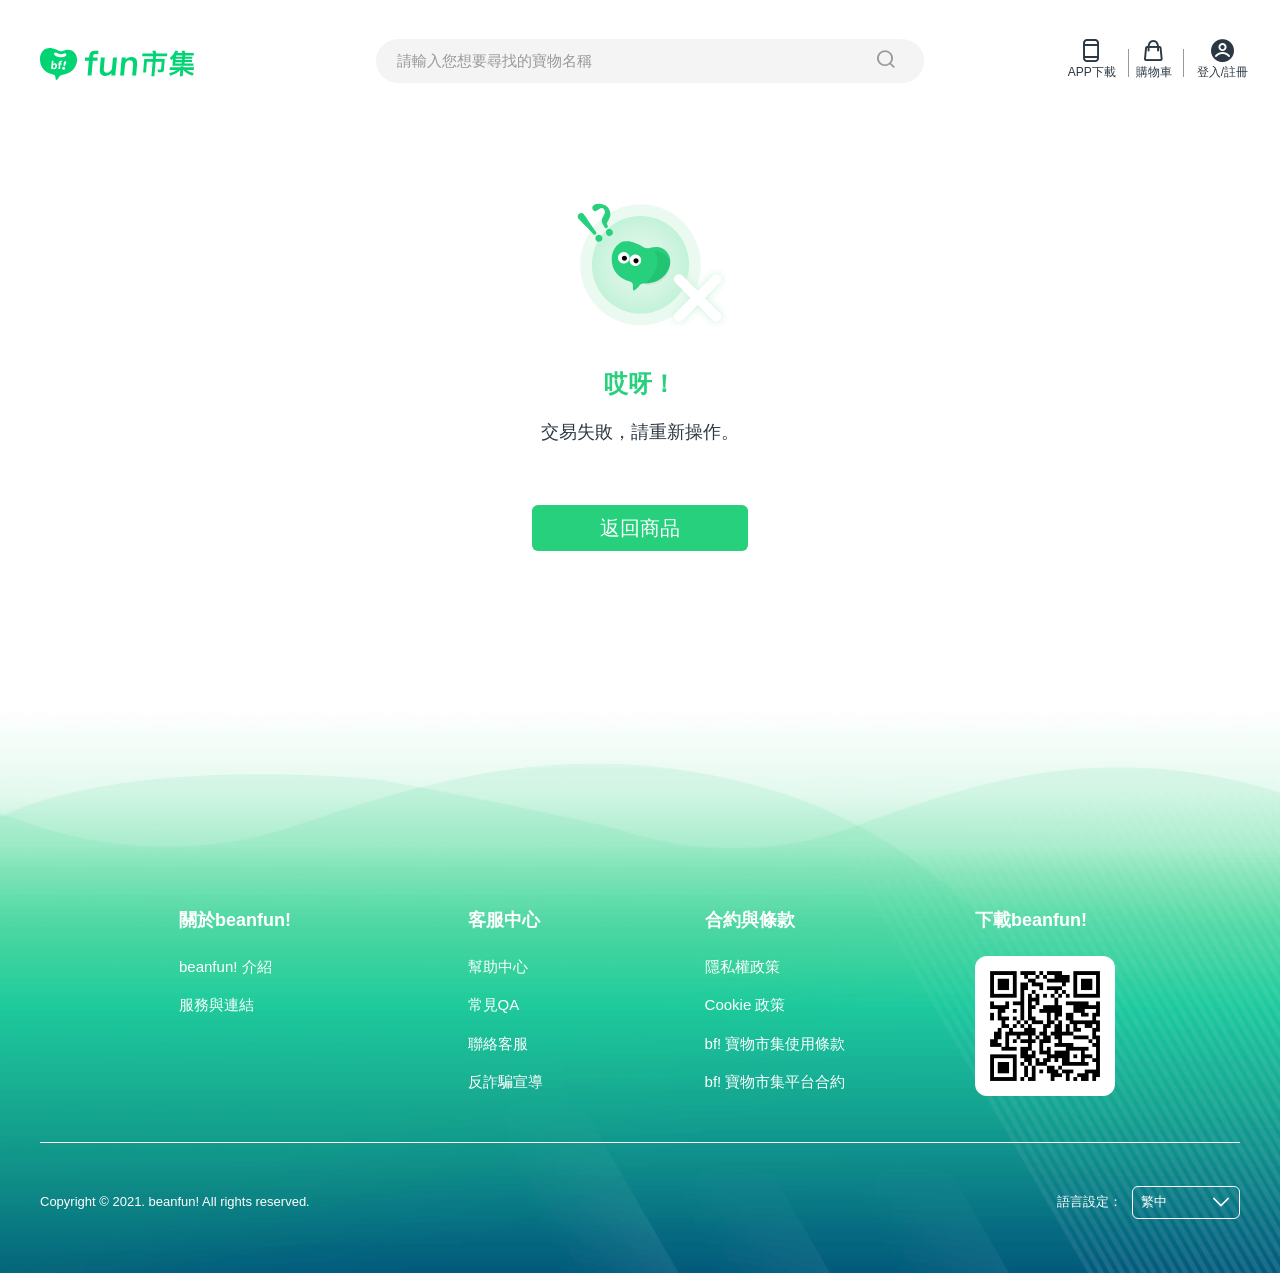
<file: cart-fail.html>
<!DOCTYPE html>
<!-- ↓【APP版本】<html> 增加 class「app」-->
<html class="no-js" lang="zh-Hant-TW">
  <head>
    <!-- [START] 測試站防止被爬蟲搜尋-->
    <!--
    上線後刪除此段Meta與註解
    參考文件：https://developers.google.com/search/reference/robots_meta_tag?hl=zh-tw
    -->
    <meta name="robots" content="noindex, nofollow,noarchive,nosnippet,noimageindex,noodp">
    <!-- [END] 測試站防止被爬蟲搜尋-->
    <meta charset="utf-8">
    <meta http-equiv="x-ua-compatible" content="ie=edge">
    <meta name="viewport" content="width=device-width, initial-scale=1.0, maximum-scale=1.0, user-scalable=no">
    <meta name="format-detection" content="telephone=no">
    <meta name="theme-color" content="#ffffff">
    <title>fun市集｜交易失敗</title>
    <link rel="icon" type="image/png" href="images/favicon.png">
    <link rel="apple-touch-icon" href="images/touch-icon.png">
    <!-- [START] SEO Setting-->
    <!-- OG Image 需換上正確網址連結--><!--
    <link rel="canonical" href="頁面連結">-->
    <meta name="description" content="交友聊天、分享生活點滴，讓您結交更多相同興趣的夥伴，遊戲、支付、群聊、拍賣、新聞，何必到處奔走，beanfun! 一指搞定！">
    <meta name="keywords" content="beanfun,beanfun!,零用金,一億,遊戲橘子,遊戲,樂點,gashpoint,有閑,橘子支付,酷瞧,nownews,天堂,直播,天堂m,跑跑卡丁車,艾爾之光,瑪奇,楓之谷,陳瑀希">
    <meta property="og:type" content="website">
    <meta property="og:title" content="fun市集｜交易失敗">
    <meta property="og:description" content="交友聊天、分享生活點滴，讓您結交更多相同興趣的夥伴，遊戲、支付、群聊、拍賣、新聞，何必到處奔走，beanfun! 一指搞定！"><!--
    <meta property="og:url" content="頁面連結">-->
    <meta property="og:image" content="http://gashpoint.begonia-design.com.tw/images/og-img.png">
    <meta property="og:locale" content="zh_TW">
    <meta name="twitter:card" content="summary">
    <meta name="twitter:title" content="fun市集｜交易失敗">
    <meta name="twitter:description" content="交友聊天、分享生活點滴，讓您結交更多相同興趣的夥伴，遊戲、支付、群聊、拍賣、新聞，何必到處奔走，beanfun! 一指搞定！">
    <meta name="twitter:image" content="http://gashpoint.begonia-design.com.tw/images/og-img.png">
    <!-- ==========-->
    <!-- 結構化資料(JSON-LD) - Global-->
    <!-- 網址要改正式站網址、搜尋要改正確搜尋網址(SearchAction > target)-->
    <script type="application/ld+json">
      {
      	"@context":"http://schema.org",
      	"@graph": [
      		{
      			"@type":"Organization",
      			"name":"Gamania Group",
      			"legalName":"遊戲橘子數位科技股份有限公司",
      			"foundingDate":"1995-06-12",
      			"url":"http://gashpoint.begonia-design.com.tw/",
      			"logo":"http://gashpoint.begonia-design.com.tw/images/logo-brand.png",
      			"contactPoint" : [
      				{
      					"@type" : "ContactPoint",
      					"telephone" : "+886-2-2658-8866",
      					"contactType" : "聯絡電話 (Customer Service)",
      					"areaServed" : "TW",
      					"availableLanguage" : ["Taiwanese Mandarin"]
      				} , {
      					"@type" : "ContactPoint",
      					"email" : "business@gamania.com",
      					"contactType" : "商務洽談 (Business Contact)",
      					"areaServed" : "TW",
      					"availableLanguage" : ["Taiwanese Mandarin"]
      				} , {
      					"@type" : "ContactPoint",
      					"email" : "pr@gamania.com",
      					"contactType" : "公關聯繫 (PR Contact)",
      					"areaServed" : "TW",
      					"availableLanguage" : ["Taiwanese Mandarin"]
      				} , {
      					"@type" : "ContactPoint",
      					"email" : "ir@gamania.com",
      					"contactType" : "投資人關係聯繫 (IR Contact)",
      					"areaServed" : "TW",
      					"availableLanguage" : ["Taiwanese Mandarin"]
      				} , {
      					"@type" : "ContactPoint",
      					"email" : "bd@gamania.com",
      					"contactType" : "商務洽談 (Business Contact)",
      					"areaServed" : "HK",
      					"availableLanguage" : ["Chinese","English"]
      				} , {
      					"@type" : "ContactPoint",
      					"email" : "hk_pr@gamania.com",
      					"contactType" : "公關聯繫 (PR Contact)",
      					"areaServed" : "HK",
      					"availableLanguage" : ["Chinese","English"]
      				} , {
      					"@type" : "ContactPoint",
      					"email" : "PaymentAgent-JP@gashpoint.com",
      					"contactType" : "ビジネス問い合わせ (Business Contact)",
      					"areaServed" : "JP",
      					"availableLanguage" : ["Japanese"]
      				} , {
      					"@type" : "ContactPoint",
      					"email" : "philiplee@gashpoint.com",
      					"contactType" : "비즈니스 상담 (Business Contact)",
      					"areaServed" : "KR",
      					"availableLanguage" : ["Korean Hangul"]
      				}
      			],
      			"address": {
      				"@type":"PostalAddress",
      				"postalCode":"114",
      				"streetAddress":"瑞湖街111號",
      				"addressLocality":"台北市內湖區",
      				"addressRegion":"台灣",
      				"addressCountry": {
      					"@type": "Country",
      					"name": "TW"
      				}
      			},
      			"sameAs": [
      				"https://zh.wikipedia.org/wiki/遊戲橘子",
      				"https://www.gamania.com/",
      				"https://www.beanfun.com/",
      				"https://www.facebook.com/gamaniaglobal",
      				"https://www.youtube.com/user/gvoicemovie",
      				"https://play.google.com/store/apps/details?id=com.gamania.beanfun",
      				"https://apps.apple.com/tw/app/beanfun/id1108282446"
      			]
      		}
      	]
      	
      }
    </script>
    <!-- [END] SEO Setting-->
    <!-- [START] preload-->
    <link rel="preload" as="font" type="font/woff2" crossorigin="" href="fonts/icons/icon.woff2">
    <!-- [END] preload-->
    <!-- [START] CSS ==================================================-->
    <!-- CSS - Common-->
    <link rel="stylesheet" href="css/style.min.css">
    <!-- CSS - Page-->
    <link rel="stylesheet" href="css/cart.min.css">
    <!-- CSS - 【APP版本】--><!--
    <link rel="stylesheet" href="css/app.min.css">-->
    <!-- [END] CSS ==================================================-->
  </head>
  <body>  
    <!-- [START] Header ==================================================-->
    <!-- Loader-->
    <!-- 呼叫：【開啟】 pageLoading();、【關閉】 pageLoaded();-->
    <div class="loader" id="loader">
      <div class="loader__img-box">
        <div class="loader__svg-wrapper">
          <svg class="bean" xmlns="http://www.w3.org/2000/svg" viewBox="0 0 46 40" width="46" height="40">
            <path class="body" d="M30,5.9c3.38-.8,6.69-1.46,10.56.79s8.28,9.45,3,18.21a19.13,19.13,0,0,1-14.93,9,24.58,24.58,0,0,1-3.3.17,4.48,4.48,0,0,0-3.52,1.57,16.65,16.65,0,0,1-3.52,3.62c-1.66,1-1.63-1.31-1.63-1.31a15.65,15.65,0,0,1,.09-2.39c.14-1.21-1.47-2.71-1.47-2.71a22.77,22.77,0,0,0-2.85-1c-.75-.13-9-3.11-11.51-11A18.8,18.8,0,0,1,2,6.64,14.89,14.89,0,0,1,7.52,1.33c3.85-2.12,10.91.48,10.91.48s4.16,2,5.69,2.89A7.4,7.4,0,0,0,30,5.9Z" fill="#26d07c" fill-rule="evenodd"></path>
            <path class="eye-outer" d="M14,14A4.5,4.5,0,1,1,9.5,9.5,4.49,4.49,0,0,1,14,14m9,2a4.5,4.5,0,1,1-4.5-4.5A4.5,4.5,0,0,1,23,16" fill="#fefefe" fill-rule="evenodd"></path>
            <path class="shadow" d="M40.59,6.69C37,4.61,33.92,5,30.81,5.72Q42.2,18.18,26.43,34a19.87,19.87,0,0,0,2.18-.15,19.13,19.13,0,0,0,14.93-9C48.86,16.14,44.46,8.93,40.59,6.69Z" fill-rule="evenodd" opacity="0.05" style="isolation: isolate"></path>
            <path class="eye-r" display="none" d="M12,14.5a2,2,0,1,1-2-2,2,2,0,0,1,2,2" fill="#050101" fill-rule="evenodd"></path>
            <path class="eye-l" display="none" d="M21,16.5a2,2,0,1,1-2-2,2,2,0,0,1,2,2" fill="#050101" fill-rule="evenodd"></path>
            <path class="eye-r-sleep" d="M11.73,15.5A2,2,0,0,1,8,14.5" fill="none" stroke="#050101" stroke-linecap="round" stroke-miterlimit="10" fill-rule="evenodd"></path>
            <path class="eye-l-sleep" d="M20.73,17.5a2,2,0,0,1-3.73-1" fill="none" stroke="#050101" stroke-linecap="round" stroke-miterlimit="10" fill-rule="evenodd"></path>
          </svg>
        </div>
      </div>
    </div>
    <!-- Header-->
    <header class="hd" id="header">
      <!-- 【Web版本】[START] Header-->
      <div class="hd-main">
        <div class="hd-main__l">
          <!-- Logo - 只有首頁使用<h1>--><!--
          <h1 class="brand-logo"><a class="brand-logo__link" href="/"><img class="brand-logo__img svg" src="images/logo.svg" alt="beanfun!寶物市集" width="160" height="18"></a></h1>-->
          <!-- Logo - 其餘使用<div>-->
          <div class="brand-logo"><a class="brand-logo__link" href="/"><img class="brand-logo__img svg" src="images/logo.svg" alt="beanfun!寶物市集" width="160" height="18"></a></div>
        </div>
        <div class="hd-main__c">
          <!-- [START] 搜尋介面<form> (Web, App 同一個)
          - <meta itemprop="url"> 要更換為正式站首頁網址(Domain)
          - <meta itemprop="target"> content 說明：
          	- 寫入範例：https://www.example.com/search/?q={globalSearch}
          	- 結果網址：https://www.example.com/search/?q=kittens
          	- globalSearch 為搜尋 input 的 name
          - 更多說明：https://developers.google.com/search/docs/advanced/structured-data/sitelinks-searchbox?hl=zh-tw
          -->
          <div class="hd-search js-search-group" id="hd-search" itemscope="" itemtype="https://schema.org/WebSite">
            <meta itemprop="url" content="http://gashpoint.begonia-design.com.tw/">
            <div class="hd-search__cont">
              <div class="hd-search__top-box">
                <div class="hd-search__top-box__l">
                  <form class="hd-search__input-box" action="search.html" itemprop="potentialAction" itemscope="" itemtype="https://schema.org/SearchAction">
                    <meta itemprop="target" content="http://gashpoint.begonia-design.com.tw/search?q={globalSearch}">
                    <input class="hd-search__input" type="search" name="globalSearch" placeholder="請輸入您想要尋找的寶物名稱" aria-label="請輸入您想要尋找的寶物名稱" itemprop="query-input" autocomplete="off" required="">
                    <button class="hd-search__btn-reset" type="reset"><i class="be-icon be-icon-close-circle" role="img" aria-label="清除"></i></button>
                    <button class="hd-search__btn-submit" type="submit" disabled=""><i class="be-icon be-icon-search" role="img" aria-label="搜尋"></i></button>
                  </form>
                </div>
                <div class="hd-search__top-box__r">
                  <button class="hd-search__btn-close" type="button" data-close="">關閉</button>
                </div>
              </div>
              <div class="hd-search__result">
                <div class="hd-search__result__block" data-layout="recommend">
                  <div class="hd-search__result__title">推薦關鍵字</div>
                  <ul class="hd-search__result__list" id="hd-search-recommend">
                    <!-- [START] Item-->
                        <li class="hd-search__result__item"><a class="hd-search__result__link" href="search.html">最新上架</a></li>
                    <!-- [END] Item-->
                    <!-- [START] ↓可刪除重複區塊-->
                        <li class="hd-search__result__item"><a class="hd-search__result__link" href="search.html">道具</a></li>
                        <li class="hd-search__result__item"><a class="hd-search__result__link" href="search.html">票券</a></li>
                        <li class="hd-search__result__item"><a class="hd-search__result__link" href="search.html">月光雕刻師</a></li>
                        <li class="hd-search__result__item"><a class="hd-search__result__link" href="search.html">新楓之谷</a></li>
                    <!-- [END] ↑可刪除重複區塊-->
                  </ul>
                </div>
              </div>
            </div>
          </div>
          <!-- [END] 搜尋介面<form>-->
        </div>
        <div class="hd-main__r">
          <!-- 搜尋 (Button Only, Mobile Only)-->
          <div class="hd-main__r__item hd-btn-search js-search-open">
            <button class="hd-main__r__btn" type="button"><i class="be-icon be-icon-search" aria-hidden="true"></i><span class="text">搜尋</span></button>
          </div>
          <!-- APP下載-->
          <div class="hd-main__r__item hd-download"><a class="hd-main__r__btn" href="https://beanfun.onelink.me/LARd/baf45339"><i class="be-icon be-icon-mobile" aria-hidden="true"></i><span class="text">APP下載</span></a></div>
          <!-- 購物車-->
          <div class="hd-main__r__item hd-cart"><a class="hd-main__r__btn" href="cart.html"> <i class="be-icon be-icon-bag" aria-hidden="true"></i><span class="text">購物車</span></a></div>
          <!-- 【Web版本】[PC版] 未登入（會員專區）-->
          <div class="hd-main__r__item hd-member"><a class="hd-main__r__btn" href="login.html"><span class="text hd-member__name">登入/註冊</span><i class="be-icon be-icon-member-circle" aria-hidden="true"></i></a></div>
          <!-- 【Web版本】[PC版] 已登入（會員專區）-->
          <!-- 預設圖: images/product/profile_photo_default.jpg--><!--
          <div class="hd-main__r__item hd-member"><a class="hd-main__r__btn" href="member.html"><span class="text hd-member__name">kilet12244869</span><img class="user-info__photo-box lazy" src="images/1x1.gif" data-src="images/profile_photo_default.jpg" width="24" height="24" alt="使用者名稱"></a></div>-->
        </div>
      </div>
      <!-- 【Web版本】[END] Header-->
      <!-- 【APP版本】[START] Header部分頁面才有：搜尋、分享、書籤
      -->
      <div class="hd-app">
        <div class="hd-app__l">
        </div>
        <div class="hd-app__c">
          <div class="hd-app__title clamp-1">商品結帳</div>
        </div>
        <div class="hd-app__r">
        </div>
      </div>
      <!-- 【APP版本】[END] Header-->
    </header>
    <!-- [END] Header ==================================================-->
    <!-- [START] Content ==================================================-->
    <main class="main-container" id="main-container">
      <div class="cart-cont-container sec sec-first statue-fail">
        <!-- [START] 內容-->
        <div class="grid-container grid-container-m">
          <div class="cart-statue">
            <div class="cart-statue__cover text-center"><img class="cart-statue__cover-img" src="images/cart/fail.svg" alt="購買成功！">
              <h1 class="h3 cart-statue__cover-title">哎呀！</h1>
              <!--<h1 class="h3 cart-statue__cover-title">Sorry!</h1>-->
              <p class="h5 cart-statue__cover-txt">交易失敗，請重新操作。</p>
              <!--<p class="h5 cart-statue__cover-txt">商品暫無庫存，請稍候再試。</p>-->
              <!--<p class="h5 cart-statue__cover-txt">This isn't available in your region.</p>-->
            </div>
          </div>
          <div class="button-box grid-x align-center align-middle"><a class="btn" href="product-cont-pd.html">返回商品</a></div>
        </div>
        <!-- [END] 內容-->
        <div class="pd-fixed-info"><a class="btn w-full" href="product-cont-pd.html">返回商品</a></div>
      </div>
      <div class="pd-fixed-info-space"></div>
    </main>
    <!-- [END] Content ==================================================-->
    <!-- 【Web版本】[START] Footer ==================================================-->
    <footer class="ft" id="footer">
      <div class="ft__bg-box lazy lazy-css"></div>
      <div class="ft-top">
        <div class="grid-container">
          <nav class="ft-sitemap">
            <div class="ft-sitemap__block">
              <div class="ft-sitemap__cont">
                <div class="h5 ft-sitemap__title">關於beanfun!</div>
                <ul class="ft-sitemap__list">
                      <li class="ft-sitemap__item"><a class="ft-sitemap__link" href="javascript:;"><span class="text">beanfun! 介紹</span></a></li>
                      <li class="ft-sitemap__item"><a class="ft-sitemap__link" href="javascript:;"><span class="text">服務與連結</span></a></li>
                </ul>
              </div>
            </div>
            <div class="ft-sitemap__block">
              <div class="ft-sitemap__cont">
                <div class="h5 ft-sitemap__title">客服中心</div>
                <ul class="ft-sitemap__list">
                      <li class="ft-sitemap__item"><a class="ft-sitemap__link" href="javascript:;"><span class="text">幫助中心</span></a></li>
                      <li class="ft-sitemap__item"><a class="ft-sitemap__link" href="javascript:;"><span class="text">常見QA</span></a></li>
                      <li class="ft-sitemap__item"><a class="ft-sitemap__link" href="https://pse.is/MLZD4" target="_blank" rel="nopener noreferrer"><span class="text">聯絡客服</span></a></li>
                      <li class="ft-sitemap__item"><a class="ft-sitemap__link" href="javascript:;"><span class="text">反詐騙宣導</span></a></li>
                </ul>
              </div>
            </div>
            <div class="ft-sitemap__block">
              <div class="ft-sitemap__cont">
                <div class="h5 ft-sitemap__title">合約與條款</div>
                <ul class="ft-sitemap__list">
                      <li class="ft-sitemap__item"><a class="ft-sitemap__link" href="https://www.beanfun.com/privacy" target="_blank" rel="nopener noreferrer"><span class="text">隱私權政策</span></a></li>
                      <li class="ft-sitemap__item"><a class="ft-sitemap__link" href="https://www.beanfun.com/privacy" target="_blank" rel="nopener noreferrer"><span class="text">Cookie 政策</span></a></li>
                      <li class="ft-sitemap__item"><a class="ft-sitemap__link" href="javascript:;"><span class="text">bf! 寶物市集使用條款</span></a></li>
                      <li class="ft-sitemap__item"><a class="ft-sitemap__link" href="javascript:;"><span class="text">bf! 寶物市集平台合約</span></a></li>
                </ul>
              </div>
            </div>
            <div class="ft-sitemap__block">
              <div class="ft-sitemap__cont">
                <div class="h5 ft-sitemap__title">下載beanfun!</div>
                <div class="ft-download">
                  <div class="ft-download__item type-qr"><a class="ft-download__link" href="https://beanfun.onelink.me/LARd/baf45339" target="_blank"><img class="ft-download__img lazy" src="images/1x1.gif" data-src="images/qr.jpg" alt="beanfun! APP 下載 QR Code" width="140" height="140"></a></div>
                  <div class="ft-download__item type-apple"><a class="ft-download__link" href="https://beanfun.onelink.me/LARd/baf45339" target="_blank"><img class="ft-download__img lazy" src="images/1x1.gif" data-src="images/app-store@2x.png" data-srcset="images/app-store@2x.png 2x, images/app-store@3x.png 3x" alt="beanfun! APP Store" width="190" height="57"></a></div>
                  <div class="ft-download__item type-google"><a class="ft-download__link" href="https://beanfun.onelink.me/LARd/baf45339" target="_blank"><img class="ft-download__img lazy" src="images/1x1.gif" data-src="images/google-play@2x.png" data-srcset="images/google-play@2x.png 2x, images/google-play@3x.png 3x" alt="beanfun! Google Play" width="190" height="59"></a></div>
                </div>
              </div>
            </div>
          </nav>
        </div>
      </div>
      <div class="ft-bottom">
        <div class="ft-bottom__r">
          <div class="ft-lang">
            <div class="ft-lang__title">語言設定：</div>
            <div class="ft-lang__cont">
              <select class="ft-lang__select" name="lang">
                <option value="zh-tc">繁中</option>
                <option value="zh-sc">簡中</option>
                <option value="en">English</option>
              </select>
            </div>
          </div>
        </div>
        <div class="ft-bottom__l"><span class="ft-copyright">Copyright © 2021. beanfun! All rights reserved.</span></div>
      </div>
    </footer>
    <!-- 【Web版本】[END] Footer ==================================================-->
    <button class="gotop js-gotop"> <i class="be-icon be-icon-arrow-top" aria-hidden="true"></i><span class="gotop_txt bold">top </span></button>
    <!-- [START] JS ==================================================-->
    <!-- JS - Common-->
    <script src="js/vendor/jquery-3.6.0.min.js"></script>
    <script src="js/vendor/foundation.6.6.3.min.js" async></script>
    <script src="js/vendor/lib.min.js" async></script>
    <script src="js/vendor/vue-2.6.14.min.js" async></script>
    <script src="js/all.min.js" defer></script>
    <!-- JS - Page-->
    <!-- ↓Other JS-->
    <script>
      // [START] 啟動Vue + 移除Loading
      //- 將前端開發環境安裝Vue，沒有其它作用，串接不需要請拆除
      (function(window, document) {
      	function vueBuild() {
      		var vmHeader = new Vue({ el: '#header' });
      		var vmCont = new Vue({ el: '#main-container' });
      		var vmFooter = new Vue({ el: '#footer' });
      
      		setTimeout(function() {
      			pageLoaded(); //- 移除Loading
      			//- lazy.set(); // （全站）如果圖片一直沒讀入，建議讀取完內容後重設 Lazy Load
      		}, 100);
      	}
      	window.addEventListener("load", vueBuild);
      })(window, document);
      // [END] 啟動Vue + 移除Loading
    </script>
    <!-- [END] JS ==================================================-->
  </body>
</html>
</file>
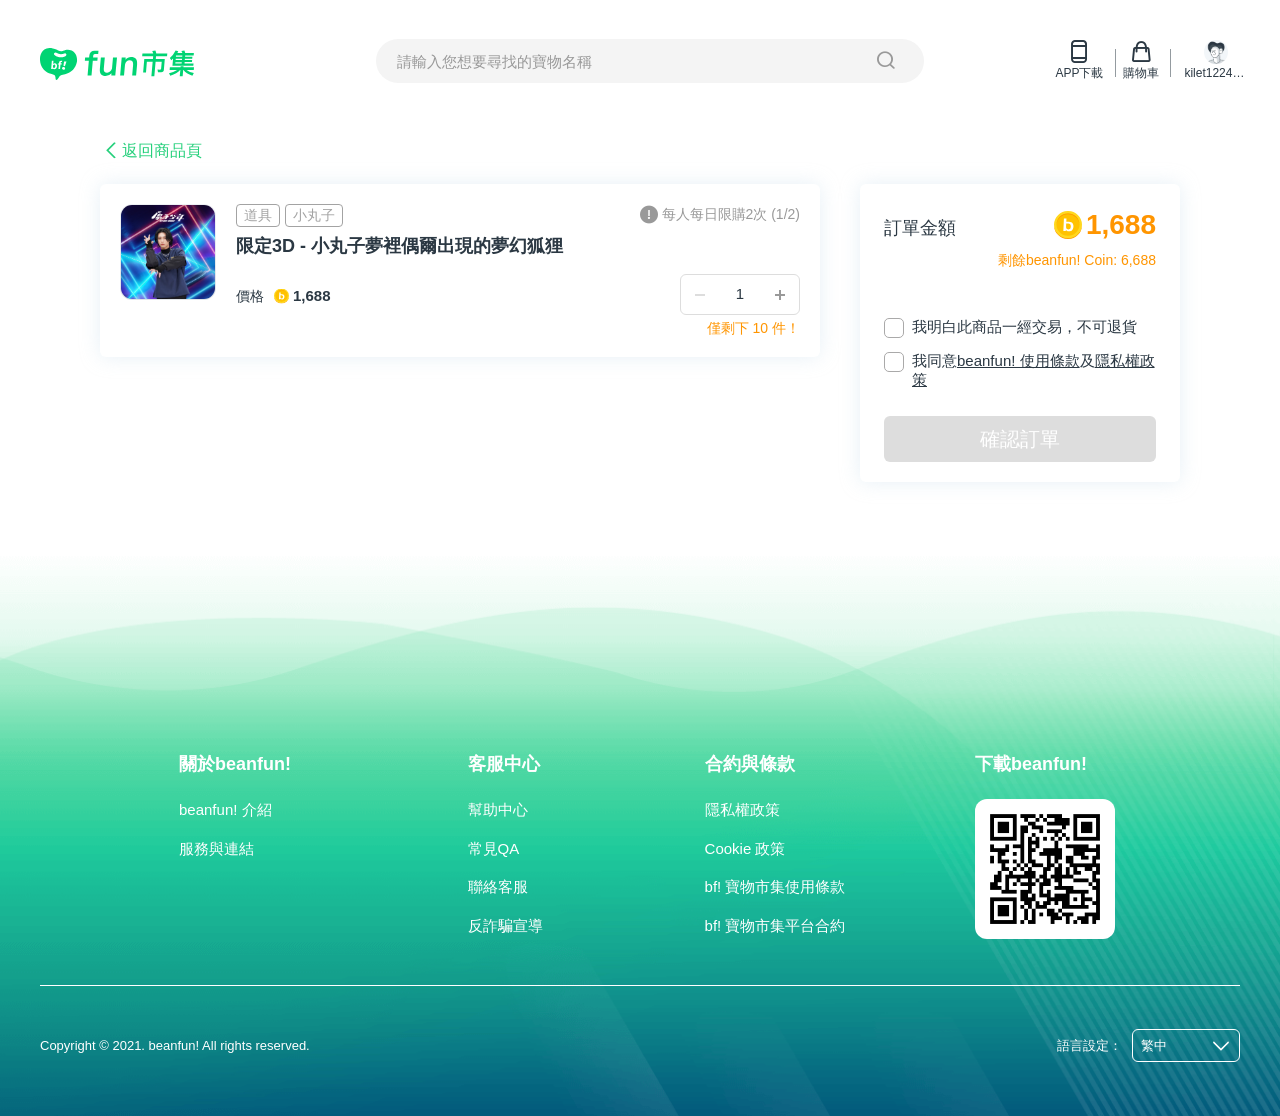
<file: cart-iap.html>
<!DOCTYPE html>
<!-- ↓【APP版本】<html> 增加 class「app」-->
<html class="no-js" lang="zh-Hant-TW">
  <head>
    <!-- [START] 測試站防止被爬蟲搜尋-->
    <!--
    上線後刪除此段Meta與註解
    參考文件：https://developers.google.com/search/reference/robots_meta_tag?hl=zh-tw
    -->
    <meta name="robots" content="noindex, nofollow,noarchive,nosnippet,noimageindex,noodp">
    <!-- [END] 測試站防止被爬蟲搜尋-->
    <meta charset="utf-8">
    <meta http-equiv="x-ua-compatible" content="ie=edge">
    <meta name="viewport" content="width=device-width, initial-scale=1.0, maximum-scale=1.0, user-scalable=no">
    <meta name="format-detection" content="telephone=no">
    <meta name="theme-color" content="#ffffff">
    <title>fun市集｜商品結帳</title>
    <link rel="icon" type="image/png" href="images/favicon.png">
    <link rel="apple-touch-icon" href="images/touch-icon.png">
    <!-- [START] SEO Setting-->
    <!-- OG Image 需換上正確網址連結--><!--
    <link rel="canonical" href="頁面連結">-->
    <meta name="description" content="交友聊天、分享生活點滴，讓您結交更多相同興趣的夥伴，遊戲、支付、群聊、拍賣、新聞，何必到處奔走，beanfun! 一指搞定！">
    <meta name="keywords" content="beanfun,beanfun!,零用金,一億,遊戲橘子,遊戲,樂點,gashpoint,有閑,橘子支付,酷瞧,nownews,天堂,直播,天堂m,跑跑卡丁車,艾爾之光,瑪奇,楓之谷,陳瑀希">
    <meta property="og:type" content="website">
    <meta property="og:title" content="fun市集｜商品結帳">
    <meta property="og:description" content="交友聊天、分享生活點滴，讓您結交更多相同興趣的夥伴，遊戲、支付、群聊、拍賣、新聞，何必到處奔走，beanfun! 一指搞定！"><!--
    <meta property="og:url" content="頁面連結">-->
    <meta property="og:image" content="http://gashpoint.begonia-design.com.tw/images/og-img.png">
    <meta property="og:locale" content="zh_TW">
    <meta name="twitter:card" content="summary">
    <meta name="twitter:title" content="fun市集｜商品結帳">
    <meta name="twitter:description" content="交友聊天、分享生活點滴，讓您結交更多相同興趣的夥伴，遊戲、支付、群聊、拍賣、新聞，何必到處奔走，beanfun! 一指搞定！">
    <meta name="twitter:image" content="http://gashpoint.begonia-design.com.tw/images/og-img.png">
    <!-- ==========-->
    <!-- 結構化資料(JSON-LD) - Global-->
    <!-- 網址要改正式站網址、搜尋要改正確搜尋網址(SearchAction > target)-->
    <script type="application/ld+json">
      {
      	"@context":"http://schema.org",
      	"@graph": [
      		{
      			"@type":"Organization",
      			"name":"Gamania Group",
      			"legalName":"遊戲橘子數位科技股份有限公司",
      			"foundingDate":"1995-06-12",
      			"url":"http://gashpoint.begonia-design.com.tw/",
      			"logo":"http://gashpoint.begonia-design.com.tw/images/logo-brand.png",
      			"contactPoint" : [
      				{
      					"@type" : "ContactPoint",
      					"telephone" : "+886-2-2658-8866",
      					"contactType" : "聯絡電話 (Customer Service)",
      					"areaServed" : "TW",
      					"availableLanguage" : ["Taiwanese Mandarin"]
      				} , {
      					"@type" : "ContactPoint",
      					"email" : "business@gamania.com",
      					"contactType" : "商務洽談 (Business Contact)",
      					"areaServed" : "TW",
      					"availableLanguage" : ["Taiwanese Mandarin"]
      				} , {
      					"@type" : "ContactPoint",
      					"email" : "pr@gamania.com",
      					"contactType" : "公關聯繫 (PR Contact)",
      					"areaServed" : "TW",
      					"availableLanguage" : ["Taiwanese Mandarin"]
      				} , {
      					"@type" : "ContactPoint",
      					"email" : "ir@gamania.com",
      					"contactType" : "投資人關係聯繫 (IR Contact)",
      					"areaServed" : "TW",
      					"availableLanguage" : ["Taiwanese Mandarin"]
      				} , {
      					"@type" : "ContactPoint",
      					"email" : "bd@gamania.com",
      					"contactType" : "商務洽談 (Business Contact)",
      					"areaServed" : "HK",
      					"availableLanguage" : ["Chinese","English"]
      				} , {
      					"@type" : "ContactPoint",
      					"email" : "hk_pr@gamania.com",
      					"contactType" : "公關聯繫 (PR Contact)",
      					"areaServed" : "HK",
      					"availableLanguage" : ["Chinese","English"]
      				} , {
      					"@type" : "ContactPoint",
      					"email" : "PaymentAgent-JP@gashpoint.com",
      					"contactType" : "ビジネス問い合わせ (Business Contact)",
      					"areaServed" : "JP",
      					"availableLanguage" : ["Japanese"]
      				} , {
      					"@type" : "ContactPoint",
      					"email" : "philiplee@gashpoint.com",
      					"contactType" : "비즈니스 상담 (Business Contact)",
      					"areaServed" : "KR",
      					"availableLanguage" : ["Korean Hangul"]
      				}
      			],
      			"address": {
      				"@type":"PostalAddress",
      				"postalCode":"114",
      				"streetAddress":"瑞湖街111號",
      				"addressLocality":"台北市內湖區",
      				"addressRegion":"台灣",
      				"addressCountry": {
      					"@type": "Country",
      					"name": "TW"
      				}
      			},
      			"sameAs": [
      				"https://zh.wikipedia.org/wiki/遊戲橘子",
      				"https://www.gamania.com/",
      				"https://www.beanfun.com/",
      				"https://www.facebook.com/gamaniaglobal",
      				"https://www.youtube.com/user/gvoicemovie",
      				"https://play.google.com/store/apps/details?id=com.gamania.beanfun",
      				"https://apps.apple.com/tw/app/beanfun/id1108282446"
      			]
      		}
      	]
      	
      }
    </script>
    <!-- [END] SEO Setting-->
    <!-- [START] preload-->
    <link rel="preload" as="font" type="font/woff2" crossorigin="" href="fonts/icons/icon.woff2">
    <!-- [END] preload-->
    <!-- [START] CSS ==================================================-->
    <!-- CSS - Common-->
    <link rel="stylesheet" href="css/style.min.css">
    <!-- CSS - Page-->
    <link rel="stylesheet" href="css/cart.min.css">
    <!-- CSS - 【APP版本】--><!--
    <link rel="stylesheet" href="css/app.min.css">-->
    <!-- [END] CSS ==================================================-->
  </head>
  <body>
    <!-- [START] Header ==================================================-->
    <!-- Loader-->
    <!-- 呼叫：【開啟】 pageLoading();、【關閉】 pageLoaded();-->
    <div class="loader" id="loader">
      <div class="loader__img-box">
        <div class="loader__svg-wrapper">
          <svg class="bean" xmlns="http://www.w3.org/2000/svg" viewBox="0 0 46 40" width="46" height="40">
            <path class="body" d="M30,5.9c3.38-.8,6.69-1.46,10.56.79s8.28,9.45,3,18.21a19.13,19.13,0,0,1-14.93,9,24.58,24.58,0,0,1-3.3.17,4.48,4.48,0,0,0-3.52,1.57,16.65,16.65,0,0,1-3.52,3.62c-1.66,1-1.63-1.31-1.63-1.31a15.65,15.65,0,0,1,.09-2.39c.14-1.21-1.47-2.71-1.47-2.71a22.77,22.77,0,0,0-2.85-1c-.75-.13-9-3.11-11.51-11A18.8,18.8,0,0,1,2,6.64,14.89,14.89,0,0,1,7.52,1.33c3.85-2.12,10.91.48,10.91.48s4.16,2,5.69,2.89A7.4,7.4,0,0,0,30,5.9Z" fill="#26d07c" fill-rule="evenodd"></path>
            <path class="eye-outer" d="M14,14A4.5,4.5,0,1,1,9.5,9.5,4.49,4.49,0,0,1,14,14m9,2a4.5,4.5,0,1,1-4.5-4.5A4.5,4.5,0,0,1,23,16" fill="#fefefe" fill-rule="evenodd"></path>
            <path class="shadow" d="M40.59,6.69C37,4.61,33.92,5,30.81,5.72Q42.2,18.18,26.43,34a19.87,19.87,0,0,0,2.18-.15,19.13,19.13,0,0,0,14.93-9C48.86,16.14,44.46,8.93,40.59,6.69Z" fill-rule="evenodd" opacity="0.05" style="isolation: isolate"></path>
            <path class="eye-r" display="none" d="M12,14.5a2,2,0,1,1-2-2,2,2,0,0,1,2,2" fill="#050101" fill-rule="evenodd"></path>
            <path class="eye-l" display="none" d="M21,16.5a2,2,0,1,1-2-2,2,2,0,0,1,2,2" fill="#050101" fill-rule="evenodd"></path>
            <path class="eye-r-sleep" d="M11.73,15.5A2,2,0,0,1,8,14.5" fill="none" stroke="#050101" stroke-linecap="round" stroke-miterlimit="10" fill-rule="evenodd"></path>
            <path class="eye-l-sleep" d="M20.73,17.5a2,2,0,0,1-3.73-1" fill="none" stroke="#050101" stroke-linecap="round" stroke-miterlimit="10" fill-rule="evenodd"></path>
          </svg>
        </div>
      </div>
    </div>
    <!-- Header-->
    <header class="hd" id="header">
      <!-- 【Web版本】[START] Header-->
      <div class="hd-main">
        <div class="hd-main__l">
          <!-- Logo - 只有首頁使用<h1>--><!--
          <h1 class="brand-logo"><a class="brand-logo__link" href="/"><img class="brand-logo__img svg" src="images/logo.svg" alt="beanfun!寶物市集" width="160" height="18"></a></h1>-->
          <!-- Logo - 其餘使用<div>-->
          <div class="brand-logo"><a class="brand-logo__link" href="/"><img class="brand-logo__img svg" src="images/logo.svg" alt="beanfun!寶物市集" width="160" height="18"></a></div>
        </div>
        <div class="hd-main__c">
          <!-- [START] 搜尋介面<form> (Web, App 同一個)
          - <meta itemprop="url"> 要更換為正式站首頁網址(Domain)
          - <meta itemprop="target"> content 說明：
          	- 寫入範例：https://www.example.com/search/?q={globalSearch}
          	- 結果網址：https://www.example.com/search/?q=kittens
          	- globalSearch 為搜尋 input 的 name
          - 更多說明：https://developers.google.com/search/docs/advanced/structured-data/sitelinks-searchbox?hl=zh-tw
          -->
          <div class="hd-search js-search-group" id="hd-search" itemscope="" itemtype="https://schema.org/WebSite">
            <meta itemprop="url" content="http://gashpoint.begonia-design.com.tw/">
            <div class="hd-search__cont">
              <div class="hd-search__top-box">
                <div class="hd-search__top-box__l">
                  <form class="hd-search__input-box" action="search.html" itemprop="potentialAction" itemscope="" itemtype="https://schema.org/SearchAction">
                    <meta itemprop="target" content="http://gashpoint.begonia-design.com.tw/search?q={globalSearch}">
                    <input class="hd-search__input" type="search" name="globalSearch" placeholder="請輸入您想要尋找的寶物名稱" aria-label="請輸入您想要尋找的寶物名稱" itemprop="query-input" autocomplete="off" required="">
                    <button class="hd-search__btn-reset" type="reset"><i class="be-icon be-icon-close-circle" role="img" aria-label="清除"></i></button>
                    <button class="hd-search__btn-submit" type="submit" disabled=""><i class="be-icon be-icon-search" role="img" aria-label="搜尋"></i></button>
                  </form>
                </div>
                <div class="hd-search__top-box__r">
                  <button class="hd-search__btn-close" type="button" data-close="">關閉</button>
                </div>
              </div>
              <div class="hd-search__result">
                <div class="hd-search__result__block" data-layout="recommend">
                  <div class="hd-search__result__title">推薦關鍵字</div>
                  <ul class="hd-search__result__list" id="hd-search-recommend">
                    <!-- [START] Item-->
                        <li class="hd-search__result__item"><a class="hd-search__result__link" href="search.html">最新上架</a></li>
                    <!-- [END] Item-->
                    <!-- [START] ↓可刪除重複區塊-->
                        <li class="hd-search__result__item"><a class="hd-search__result__link" href="search.html">道具</a></li>
                        <li class="hd-search__result__item"><a class="hd-search__result__link" href="search.html">票券</a></li>
                        <li class="hd-search__result__item"><a class="hd-search__result__link" href="search.html">月光雕刻師</a></li>
                        <li class="hd-search__result__item"><a class="hd-search__result__link" href="search.html">新楓之谷</a></li>
                    <!-- [END] ↑可刪除重複區塊-->
                  </ul>
                </div>
              </div>
            </div>
          </div>
          <!-- [END] 搜尋介面<form>-->
        </div>
        <div class="hd-main__r">
          <!-- 搜尋 (Button Only, Mobile Only)-->
          <div class="hd-main__r__item hd-btn-search js-search-open">
            <button class="hd-main__r__btn" type="button"><i class="be-icon be-icon-search" aria-hidden="true"></i><span class="text">搜尋</span></button>
          </div>
          <!-- APP下載-->
          <div class="hd-main__r__item hd-download"><a class="hd-main__r__btn" href="https://beanfun.onelink.me/LARd/baf45339"><i class="be-icon be-icon-mobile" aria-hidden="true"></i><span class="text">APP下載</span></a></div>
          <!-- 購物車-->
          <div class="hd-main__r__item hd-cart"><a class="hd-main__r__btn" href="cart.html"> <i class="be-icon be-icon-bag" aria-hidden="true"></i><span class="text">購物車</span></a></div>
          <!-- 【Web版本】[PC版] 未登入（會員專區）--><!--
          <div class="hd-main__r__item hd-member"><a class="hd-main__r__btn" href="login.html"><span class="text hd-member__name">登入/註冊</span><i class="be-icon be-icon-member-circle" aria-hidden="true"></i></a></div>-->
          <!-- 【Web版本】[PC版] 已登入（會員專區）-->
          <!-- 預設圖: images/product/profile_photo_default.jpg-->
          <div class="hd-main__r__item hd-member"><a class="hd-main__r__btn" href="member.html"><span class="text hd-member__name">kilet12244869</span><img class="user-info__photo-box lazy" src="images/1x1.gif" data-src="images/profile_photo_default.jpg" width="24" height="24" alt="使用者名稱"></a></div>
        </div>
      </div>
      <!-- 【Web版本】[END] Header-->
      <!-- 【APP版本】[START] Header部分頁面才有：搜尋、分享、書籤
      -->
      <div class="hd-app">
        <div class="hd-app__l"><a class="btn-icon" href="#" aria-label="返回"><i class="be-icon be-icon-back" aria-hidden="true"></i></a>
        </div>
        <div class="hd-app__c">
          <div class="hd-app__title clamp-1">商品結帳</div>
        </div>
        <div class="hd-app__r">
        </div>
      </div>
      <!-- 【APP版本】[END] Header-->
    </header>
    <!-- [END] Header ==================================================-->
    <!-- [START] Content ==================================================-->
    <main class="main-container" id="main-container">
      <!-- ★★★★★ 本頁面純DEMO用 ★★★★★-->
      <div class="cart-cont-container sec sec-first">
        <div class="grid-container"><a class="text-arrow left btn-back font-small" href="product-cont-pd.html">返回商品頁</a></div>
        <!-- [START] 內容-->
        <div class="grid-container">
          <form class="form" id="cartForm" action="cart-success.html">
            <div class="grid-x">
              <div class="cell large-8 cart-cont-left">
                <!-- [START] 商品資訊-->
                <div class="pd-card pd-card--hori-with-price pd-card-cart">
                  <div class="pd-card__item cell shadow-card-round">
                    <div class="pd-card__link">
                      <div class="pd-card__img-box-wrapper">
                        <div class="pd-card__img-box object-fit"><img class="pd-card__img lazy" src="images/1x1.gif" data-src="images/product/pd_photo_rectangle.png" alt="限定3D - 小丸子夢裡偶爾出現的夢幻狐狸" @load="isLoad"/>
                        </div>
                      </div>
                      <div class="pd-card__info-box">
                        <div class="pd-card__main-info">
                          <!-- Tag 列表-->
                          <ul class="pd-card__tag-list">
                            <li class="pd-card__tag label">道具</li>
                            <li class="pd-card__tag label">小丸子</li>
                          </ul>
                          <p class="pd-card__title h5">限定3D - 小丸子夢裡偶爾出現的夢幻狐狸
                          </p>
                          <!-- 浮動在右上的資訊-->
                          <div class="pd-card__tip"><i class="be-icon be-icon-info-circle" aria-hidden="true"></i><span>每人每日限購2次 (1/2)</span></div>
                          <!-- 「不能選數量」與「可以選擇數量」差異：PC版，前者上下排，後者左右排-->
                          <!-- 「不能選數量」的價格+數量--><!--
                          <ul class="order-detail__info no-bullet">
                            <li class="order-detail__info__item">
                              <div class="order-detail__info__title">NTD</div>
                              <div class="order-detail__info__cont">
                                <div class="pd-card__price">$350,000</div>
                              </div>
                            </li>
                            <li class="order-detail__info__item">
                              <div class="order-detail__info__title">價格</div>
                              <div class="order-detail__info__cont">
                                <div class="pd-card__price"><span class="bf-coin" aria-label="beanfun coin"></span><span class="price">1,688</span></div>
                              </div>
                            </li>
                            <li class="order-detail__info__item">
                              <div class="order-detail__info__title">數量</div>
                              <div class="order-detail__info__cont">1
                              </div>
                            </li>
                          </ul>-->
                          <!-- 「可以選擇數量」的價格+數量-->
                          <!--  (ul.order-detail__info 增加 class 「 has-count-input 」)-->
                          <ul class="order-detail__info has-count-input no-bullet">
                            <!-- 一般金額--><!--
                            <li class="order-detail__info__item">
                              <div class="order-detail__info__title">NTD</div>
                              <div class="order-detail__info__cont">
                                <div class="pd-card__price">$350,000</div>
                              </div>
                            </li>-->
                            <!-- Beanfun Coin-->
                            <li class="order-detail__info__item">
                              <div class="order-detail__info__title">價格</div>
                              <div class="order-detail__info__cont">
                                <div class="pd-card__price"><span class="bf-coin" aria-label="beanfun coin"></span><span class="price">1,688</span></div>
                              </div>
                            </li>
                            <!-- 選擇數量-->
                            <li class="order-detail__info__item count">
                              <div class="order-detail__info__title">數量</div>
                              <div class="order-detail__info__cont">
                                <!-- 數量加減： .js-count-box 啟動 JS 相關控制 Function-->
                                <div class="count-box js-count-box">
                                  <div class="count-box__input-box">
                                    <button class="count-box__btn btn minus" type="button"><span class="show-for-sr">-</span></button>
                                    <input class="count-box__input input" type="number" value="1" min="1" max="10" inputmode="numeric"/>
                                    <button class="count-box__btn btn plus" type="button"><span class="show-for-sr">+</span></button>
                                  </div>
                                  <div class="count-box__tip">僅剩下 10 件！</div>
                                </div>
                              </div>
                            </li>
                          </ul>
                        </div>
                      </div>
                    </div>
                  </div>
                </div>
                <!-- [END] 商品資訊-->
                <div class="cart-form">
                  <!-- 付款方式--><!--
                  <div class="cart-form__item grid-x cart-form--payment align-middle">
                    <p class="cart-form__title h4">付款方式</p>
                    <div class="radio-group grid-x">
                      <fieldset class="radio-box">
                        <input class="radiobox" type="radio" id="payment1" name="payment" value="橘子支付" checked>
                        <label for="payment1">橘子支付</label>
                      </fieldset>
                      <fieldset class="radio-box">
                        <input class="radiobox" type="radio" id="payment2" name="payment" value="信用卡">
                        <label for="payment2">信用卡</label>
                      </fieldset>
                    </div>
                  </div>-->
                  <!-- 我的票券--><!--
                  <div class="cart-form__item grid-x cart-form--discount align-top hide">
                    <p class="cart-form__title h4 mt-txt">我的票券</p>
                    <div class="input__wrap">
                      <div class="grid-x flex-container align-middle">
                        <div class="cell auto coupon-result hide">
                          <div class="coupon-result__text"></div>
                          <button class="coupon-result__btn" type="button" aria-label="移除票券" title="移除票券"><i class="be-icon be-icon-close-circle" aria-hidden="true"></i></button>
                        </div>
                        <div class="cell shrink">
                          <button class="btn hollow btn-small input__button" type="button" data-open="popup-coupon">選擇</button>
                        </div>
                      </div>
                    </div>
                  </div>-->
                </div>
              </div>
              <!-- [START] 結帳資訊-->
              <div class="cell large-4 cart-cont-right">
                <!-- ↓隱藏：section.cart-detail 增加 class 「 is-hide-subtotal 」-->
                <section class="cart-detail is-hide-subtotal">
                  <div class="cart-detail__cont shadow-card-round">
                    <h4 class="cart-detail__title">小計</h4>
                    <ul class="cart-detail__list">
                      <!-- 一般金額--><!--
                      <li class="cart-detail__list__item">
                        <div class="cart-detail__list__item__title">商品金額</div>
                        <div class="cart-detail__list__item__txt origin-price">1,688</div>
                      </li>
                      <li class="cart-detail__list__item">
                        <div class="cart-detail__list__item__title">折扣金額</div>
                        <div class="cart-detail__list__item__txt discount-price">- 0</div>
                      </li>
                      <li class="cart-detail__list__item cart-detail--total">
                        <div class="cart-detail__list__item__title">訂單金額</div>
                        <div class="cart-detail__list__item__txt total-price">$1,688</div>
                      </li>-->
                      <!-- Beanfun Coin-->
                      <li class="cart-detail__list__item">
                        <div class="cart-detail__list__item__title">商品金額</div>
                        <div class="cart-detail__list__item__txt origin-price">1,688</div>
                      </li>
                      <li class="cart-detail__list__item">
                        <div class="cart-detail__list__item__title">折扣金額</div>
                        <div class="cart-detail__list__item__txt discount-price">- 0</div>
                      </li>
                      <li class="cart-detail__list__item cart-detail--total">
                        <div class="cart-detail__list__item__title">訂單金額</div>
                        <div class="cart-detail__list__item__txt total-price"><span class="bf-coin" aria-label="beanfun coin"></span><span class="price">1,688</span><small class="coin-balance text-orange">剩餘beanfun! Coin: 6,688</small></div>
                      </li>
                    </ul>
                    <div class="cart-comfirm checkbox-group">
                      <fieldset class="checkbox-box">
                        <input class="checkbox" type="checkbox" value="agreeProductNonReturnable" id="agree-product-non-returnable">
                        <label class="checkbox__label" for="agree-product-non-returnable">我明白此商品一經交易，不可退貨</label>
                      </fieldset>
                      <fieldset class="checkbox-box">
                        <input class="checkbox" type="checkbox" value="agreeProductTerms" id="agree-product-terms">
                        <label class="checkbox__label" for="agree-product-terms">
                          我同意<a class="link" href="javascript:;" target="_blank" rel="noopener noreferrer">beanfun! 使用條款</a>及<a class="link" href="javascript:;" target="_blank" rel="noopener noreferrer">隱私權政策</a></label>
                      </fieldset>
                    </div>
                    <!-- 確認訂單1(共2項)：pc & mobile-->
                    <!-- disabled: <button class="btn cart-comfirm__button" type="submit" disabled>確認訂單</button>-->
                    <button class="btn cart-comfirm__button" type="submit" disabled>確認訂單</button>
                  </div>
                </section>
              </div>
              <!-- [END] 結帳資訊-->
            </div>
          </form>
        </div>
        <!-- [END] 內容-->
        <div class="pd-fixed-info">
          <!-- 確認訂單2(共2項)：app-->
          <!-- disabled: <button class="btn cart-detail__button" type="submit" form="cartForm" disabled>確認訂單</button>-->
          <button class="btn cart-detail__button w-full" type="submit" form="cartForm" disabled>確認訂單</button>
        </div>
      </div>
      <div class="pd-fixed-info-space"></div>
      <!-- [START] Popup ==========-->
      <!-- [START] Popup - 我的票券-->
      <div class="coupon-box pd-spec reveal" id="popup-coupon" data-reveal="">
        <h3 class="pd-spec__title">我的票券</h3>
        <div class="pd-spec__body enable-scroll" data-scroll-wrap="">
          <div class="pd-spec__list" data-scroll-cont="">
            <!-- [START] 適用票券-->
            <div class="coupon-box__group">
              <h4 class="h6 coupon-box__sub-title">適用票券</h4>
              <ul class="coupon-box__list shadow-card-round">
                <!-- [START] Item-->
                <li class="coupon-box__item">
                  <input class="coupon-box__radio" type="radio" name="coupon" id="coupon-1" value="【暑期限定】滿千折百豪華券"/>
                  <label class="coupon-box__label" for="coupon-1"><span class="coupon-box__top"><span class="coupon-box__item-title">【暑期限定】滿千折百豪華券</span><span class="coupon-box__status label"></span></span><span class="coupon-box__time">2021/7/12 12:00 - 2022/7/12 12:00</span></label>
                </li>
                <!-- [END] Item-->
                <!-- [START] ↓可刪除重複區塊-->
                <li class="coupon-box__item">
                  <input class="coupon-box__radio" type="radio" name="coupon" id="coupon-2" value="【橘子嘉年華】限定95折市集通關券"/>
                  <label class="coupon-box__label" for="coupon-2"><span class="coupon-box__top"><span class="coupon-box__item-title">【橘子嘉年華】限定95折市集通關券</span><span class="coupon-box__status label"></span></span><span class="coupon-box__time">2021/7/12 12:00 - 2022/7/12 12:00</span></label>
                </li>
                <!-- [END] ↑可刪除重複區塊-->
              </ul>
            </div>
            <!-- [END] 適用票券-->
            <!-- [START] 非適用票券-->
            <div class="coupon-box__group">
              <h4 class="h6 coupon-box__sub-title">非適用票券</h4>
              <ul class="coupon-box__list shadow-card-round">
                <!-- [START] Item-->
                <li class="coupon-box__item">
                  <input class="coupon-box__radio" type="radio" name="coupon" id="coupon-3" value="是一張無法適用此商品的反灰券" disabled="disabled"/>
                  <label class="coupon-box__label" for="coupon-3"><span class="coupon-box__top"><span class="coupon-box__item-title">是一張無法適用此商品的反灰券</span><span class="coupon-box__status label"></span></span><span class="coupon-box__time">2021/7/12 12:00 - 2022/7/12 12:00</span></label>
                </li>
                <!-- [END] Item-->
                <!-- [START] ↓可刪除重複區塊-->
                <li class="coupon-box__item">
                  <input class="coupon-box__radio" type="radio" name="coupon" id="coupon-4" value="是一張無法適用此商品的反灰券" disabled="disabled"/>
                  <label class="coupon-box__label" for="coupon-4"><span class="coupon-box__top"><span class="coupon-box__item-title">是一張無法適用此商品的反灰券</span><span class="coupon-box__status label"></span></span><span class="coupon-box__time">2021/7/12 12:00 - 2022/7/12 12:00</span></label>
                </li>
                <!-- [END] ↑可刪除重複區塊-->
              </ul>
            </div>
            <!-- [START] 非適用票券-->
          </div>
        </div>
        <button class="close-button" data-close="" aria-label="Close modal" type="button"><span aria-hidden="true">×</span></button>
      </div>
      <!-- [END] Popup - 我的票券-->
      <!-- [START] Popup - 花費確認-->
      <div class="pd-spec reveal reveal-msg" id="coin-use-confirm" data-reveal="">
        <h3 class="reveal-msg__title text-center">您要花費beanfun! Coin兌換 [限定3D - 小丸子夢裡偶爾出現的夢幻狐狸] 嗎？</h3>
        <div class="button-box grid-x">
          <button class="btn hollow" data-close="" aria-label="Close modal" type="button">取消</button>
          <button class="btn" type="button" onclick="location.href = 'cart-success.html'">確認</button>
        </div>
      </div>
      <!-- [END] Popup - 花費確認-->
      <!-- [END] Popup ==========-->
    </main>
    <!-- [END] Content ==================================================-->
    <!-- 【Web版本】[START] Footer ==================================================-->
    <footer class="ft" id="footer">
      <div class="ft__bg-box lazy lazy-css"></div>
      <div class="ft-top">
        <div class="grid-container">
          <nav class="ft-sitemap">
            <div class="ft-sitemap__block">
              <div class="ft-sitemap__cont">
                <div class="h5 ft-sitemap__title">關於beanfun!</div>
                <ul class="ft-sitemap__list">
                      <li class="ft-sitemap__item"><a class="ft-sitemap__link" href="javascript:;"><span class="text">beanfun! 介紹</span></a></li>
                      <li class="ft-sitemap__item"><a class="ft-sitemap__link" href="javascript:;"><span class="text">服務與連結</span></a></li>
                </ul>
              </div>
            </div>
            <div class="ft-sitemap__block">
              <div class="ft-sitemap__cont">
                <div class="h5 ft-sitemap__title">客服中心</div>
                <ul class="ft-sitemap__list">
                      <li class="ft-sitemap__item"><a class="ft-sitemap__link" href="javascript:;"><span class="text">幫助中心</span></a></li>
                      <li class="ft-sitemap__item"><a class="ft-sitemap__link" href="javascript:;"><span class="text">常見QA</span></a></li>
                      <li class="ft-sitemap__item"><a class="ft-sitemap__link" href="https://pse.is/MLZD4" target="_blank" rel="nopener noreferrer"><span class="text">聯絡客服</span></a></li>
                      <li class="ft-sitemap__item"><a class="ft-sitemap__link" href="javascript:;"><span class="text">反詐騙宣導</span></a></li>
                </ul>
              </div>
            </div>
            <div class="ft-sitemap__block">
              <div class="ft-sitemap__cont">
                <div class="h5 ft-sitemap__title">合約與條款</div>
                <ul class="ft-sitemap__list">
                      <li class="ft-sitemap__item"><a class="ft-sitemap__link" href="https://www.beanfun.com/privacy" target="_blank" rel="nopener noreferrer"><span class="text">隱私權政策</span></a></li>
                      <li class="ft-sitemap__item"><a class="ft-sitemap__link" href="https://www.beanfun.com/privacy" target="_blank" rel="nopener noreferrer"><span class="text">Cookie 政策</span></a></li>
                      <li class="ft-sitemap__item"><a class="ft-sitemap__link" href="javascript:;"><span class="text">bf! 寶物市集使用條款</span></a></li>
                      <li class="ft-sitemap__item"><a class="ft-sitemap__link" href="javascript:;"><span class="text">bf! 寶物市集平台合約</span></a></li>
                </ul>
              </div>
            </div>
            <div class="ft-sitemap__block">
              <div class="ft-sitemap__cont">
                <div class="h5 ft-sitemap__title">下載beanfun!</div>
                <div class="ft-download">
                  <div class="ft-download__item type-qr"><a class="ft-download__link" href="https://beanfun.onelink.me/LARd/baf45339" target="_blank"><img class="ft-download__img lazy" src="images/1x1.gif" data-src="images/qr.jpg" alt="beanfun! APP 下載 QR Code" width="140" height="140"></a></div>
                  <div class="ft-download__item type-apple"><a class="ft-download__link" href="https://beanfun.onelink.me/LARd/baf45339" target="_blank"><img class="ft-download__img lazy" src="images/1x1.gif" data-src="images/app-store@2x.png" data-srcset="images/app-store@2x.png 2x, images/app-store@3x.png 3x" alt="beanfun! APP Store" width="190" height="57"></a></div>
                  <div class="ft-download__item type-google"><a class="ft-download__link" href="https://beanfun.onelink.me/LARd/baf45339" target="_blank"><img class="ft-download__img lazy" src="images/1x1.gif" data-src="images/google-play@2x.png" data-srcset="images/google-play@2x.png 2x, images/google-play@3x.png 3x" alt="beanfun! Google Play" width="190" height="59"></a></div>
                </div>
              </div>
            </div>
          </nav>
        </div>
      </div>
      <div class="ft-bottom">
        <div class="ft-bottom__r">
          <div class="ft-lang">
            <div class="ft-lang__title">語言設定：</div>
            <div class="ft-lang__cont">
              <select class="ft-lang__select" name="lang">
                <option value="zh-tc">繁中</option>
                <option value="zh-sc">簡中</option>
                <option value="en">English</option>
              </select>
            </div>
          </div>
        </div>
        <div class="ft-bottom__l"><span class="ft-copyright">Copyright © 2021. beanfun! All rights reserved.</span></div>
      </div>
    </footer>
    <!-- 【Web版本】[END] Footer ==================================================-->
    <button class="gotop js-gotop"> <i class="be-icon be-icon-arrow-top" aria-hidden="true"></i><span class="gotop_txt bold">top </span></button>
    <!-- [START] JS ==================================================-->
    <!-- JS - Common-->
    <script src="js/vendor/jquery-3.6.0.min.js"></script>
    <script src="js/vendor/foundation.6.6.3.min.js" async></script>
    <script src="js/vendor/lib.min.js" async></script>
    <script src="js/vendor/vue-2.6.14.min.js" async></script>
    <script src="js/all.min.js" defer></script>
    <!-- JS - Page-->
    <!-- ↓Other JS-->
    <script>
      //- Demo 示意流程
      //- 票券選擇
      $(document).on('change', "input[name='coupon']", function() {
      	$('#popup-coupon').foundation('close'); // 關閉彈窗
      
      	$('.coupon-result__text').text(this.value);
      	$('.coupon-result__text').parent().removeClass('hide');
      
      	$('.input__button').text('變更'); // 更換按鈕文字
      	$('.input__button').blur(); // 取消 Focus
      
      	//- 折扣金額變更
      	$('.discount-price').text('- 100')
      	
      	//- 價格變更
      	if ($('.total-price').find('.coin')) {
      		//- Beanfun Coin
      		$('.total-price').find('.price').text('349,900');
      	} else {
      		//- 一般金額
      		$('.total-price').text('$34,900');
      	}
      });
      
      //- 票券取消
      $(document).on('click', '.coupon-result__btn', function() {
      	$("input[name='coupon']:checked").prop('checked', false); // 取消Radio選擇
      
      	$('.coupon-result__text').text('');
      	$('.coupon-result__text').parent().addClass('hide');
      
      	$('.input__button').text('選擇'); // 更換按鈕文字
      
      	//- 折扣金額變更
      	$('.discount-price').text('- 0')
      	
      	//- 價格變更
      	if ($('.total-price').find('.coin')) {
      		//- Beanfun Coin
      		$('.total-price').find('.price').text('350,900');
      	} else {
      		//- 一般金額
      		$('.total-price').text('$35,000');
      	}
      });
      
      //- 同意條款勾選 => 更改確認訂單
      $(document).on('change', '.cart-comfirm .checkbox', function() {
      	var checkEl = $('.cart-comfirm .checkbox');
      	var checkLength = checkEl.length;
      	var checkElLength = $('.cart-comfirm .checkbox:checked').length;
      
      	if (checkLength == checkElLength) {
      		$('.cart-comfirm__button').prop('disabled', null);
      		$('.pd-fixed-info .cart-detail__button').prop('disabled', null);
      	} else {
      		$('.cart-comfirm__button').prop('disabled', true);
      		$('.pd-fixed-info .cart-detail__button').prop('disabled', true);
      	}
      });
      
      //- DEMO 流程用: 更改數量 => 同步價格更改
      $(window).on('load', function() {
      	setTimeout(function() {
      		$('.count-box__input').on('change', function() {
      			var totalPrice = parseInt($('.pd-card__price .price').text().replace(/,/, '')) * parseInt(this.value);
      			$('.cart-detail__list__item__txt.total-price .price').text(numberWithCommas(totalPrice))
      			//- $('.cart-detail__list__item__txt.total-price .coin-balance').text('剩餘beanfun! Coin: ' + numberWithCommas(8376 - totalPrice));
      		});
      	}, 1000)
      });
      
      function numberWithCommas(num) {
      	return num.toString().replace(/\B(?=(\d{3})+(?!\d))/g, ',');
      }
      
      //- DEMO 流程用: 送出出現 Popup
      $(document).on('submit', '#cartForm', function(e) {
      	e.preventDefault();
      
      	//- Popup Function 方法
      	popup('confirm', {
      		title: '您要花費beanfun! Coin兌換 [限定3D - 小丸子夢裡偶爾出現的夢幻狐狸] 嗎？'
      	}).then(function(result) {
      		if (result.ok) {
      			location.href = 'cart-success.html'
      		}
      	});
      
      	// 框架 Popup 開啟方法
      	//- $('#coin-use-confirm').foundation('open');
      });
      
    </script>
    <script>
      // [START] 啟動Vue + 移除Loading
      //- 將前端開發環境安裝Vue，沒有其它作用，串接不需要請拆除
      (function(window, document) {
      	function vueBuild() {
      		var vmHeader = new Vue({ el: '#header' });
      		var vmCont = new Vue({
            el: '#main-container',
          
            methods:{
              //判斷商品圖是否橫式
              isLoad(){
                $("img.pd-card__img").each(function (index, item) {
                  var $img = $(item);
                  var width = $img.prop('naturalWidth');
                  var height = $img.prop('naturalHeight');
                    
                  if ( height >  width) {
                    $img.addClass('vertical');
                  } else {}
                });
              }
            }
          });
      		var vmFooter = new Vue({ el: '#footer' });
      
      		setTimeout(function() {
      			pageLoaded(); //- 移除Loading
      			//- lazy.set(); // （全站）如果圖片一直沒讀入，建議讀取完內容後重設 Lazy Load
      		}, 100);
      	}
      	window.addEventListener("load", vueBuild);
      })(window, document);
      // [END] 啟動Vue + 移除Loading
    </script>
    <!-- [END] JS ==================================================-->
  </body>
</html>
</file>
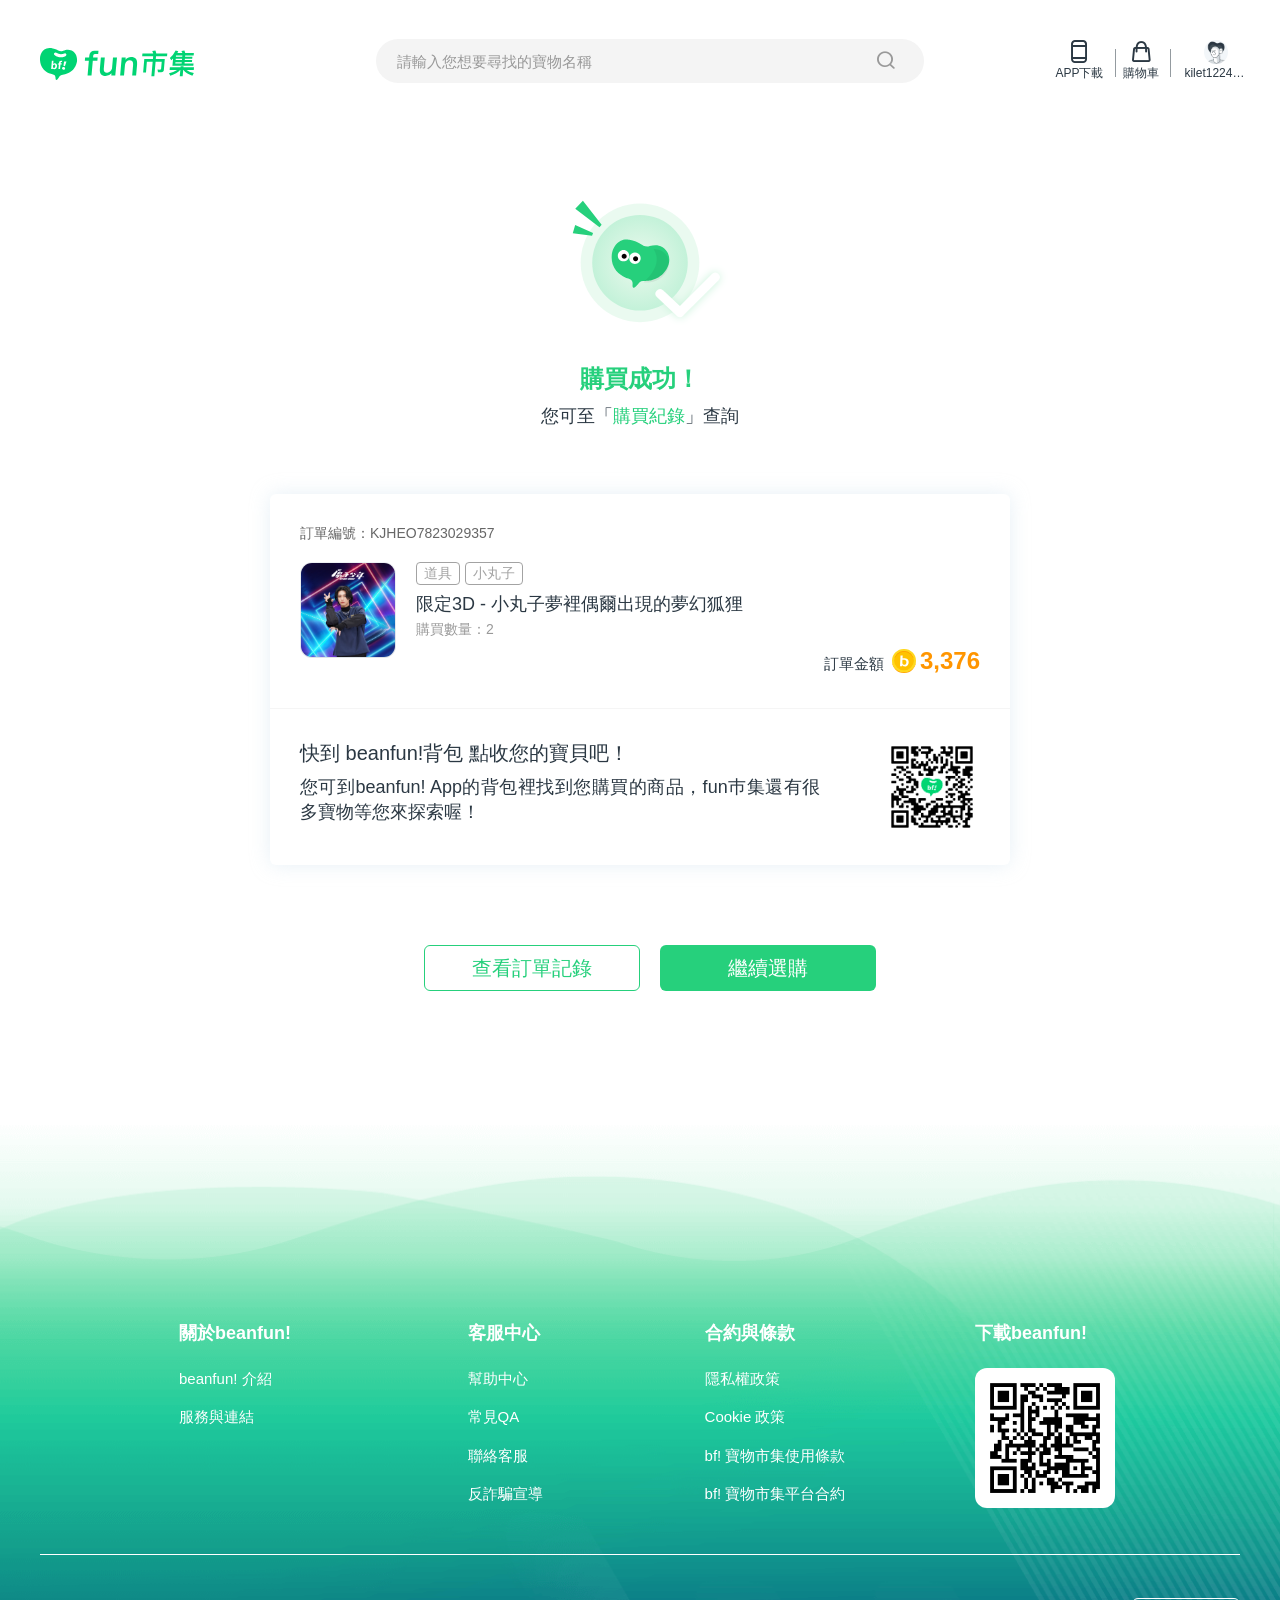
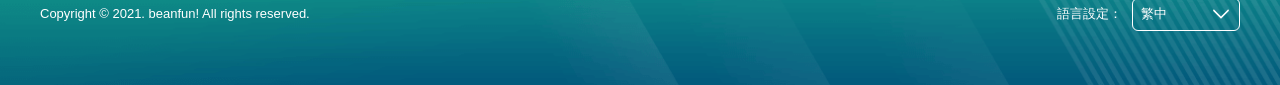
<file: cart-success.html>
<!DOCTYPE html>
<!-- ↓【APP版本】<html> 增加 class「app」-->
<html class="no-js" lang="zh-Hant-TW">
  <head>
    <!-- [START] 測試站防止被爬蟲搜尋-->
    <!--
    上線後刪除此段Meta與註解
    參考文件：https://developers.google.com/search/reference/robots_meta_tag?hl=zh-tw
    -->
    <meta name="robots" content="noindex, nofollow,noarchive,nosnippet,noimageindex,noodp">
    <!-- [END] 測試站防止被爬蟲搜尋-->
    <meta charset="utf-8">
    <meta http-equiv="x-ua-compatible" content="ie=edge">
    <meta name="viewport" content="width=device-width, initial-scale=1.0, maximum-scale=1.0, user-scalable=no">
    <meta name="format-detection" content="telephone=no">
    <meta name="theme-color" content="#ffffff">
    <title>fun市集｜交易成功</title>
    <link rel="icon" type="image/png" href="images/favicon.png">
    <link rel="apple-touch-icon" href="images/touch-icon.png">
    <!-- [START] SEO Setting-->
    <!-- OG Image 需換上正確網址連結--><!--
    <link rel="canonical" href="頁面連結">-->
    <meta name="description" content="交友聊天、分享生活點滴，讓您結交更多相同興趣的夥伴，遊戲、支付、群聊、拍賣、新聞，何必到處奔走，beanfun! 一指搞定！">
    <meta name="keywords" content="beanfun,beanfun!,零用金,一億,遊戲橘子,遊戲,樂點,gashpoint,有閑,橘子支付,酷瞧,nownews,天堂,直播,天堂m,跑跑卡丁車,艾爾之光,瑪奇,楓之谷,陳瑀希">
    <meta property="og:type" content="website">
    <meta property="og:title" content="fun市集｜交易成功">
    <meta property="og:description" content="交友聊天、分享生活點滴，讓您結交更多相同興趣的夥伴，遊戲、支付、群聊、拍賣、新聞，何必到處奔走，beanfun! 一指搞定！"><!--
    <meta property="og:url" content="頁面連結">-->
    <meta property="og:image" content="http://gashpoint.begonia-design.com.tw/images/og-img.png">
    <meta property="og:locale" content="zh_TW">
    <meta name="twitter:card" content="summary">
    <meta name="twitter:title" content="fun市集｜交易成功">
    <meta name="twitter:description" content="交友聊天、分享生活點滴，讓您結交更多相同興趣的夥伴，遊戲、支付、群聊、拍賣、新聞，何必到處奔走，beanfun! 一指搞定！">
    <meta name="twitter:image" content="http://gashpoint.begonia-design.com.tw/images/og-img.png">
    <!-- ==========-->
    <!-- 結構化資料(JSON-LD) - Global-->
    <!-- 網址要改正式站網址、搜尋要改正確搜尋網址(SearchAction > target)-->
    <script type="application/ld+json">
      {
      	"@context":"http://schema.org",
      	"@graph": [
      		{
      			"@type":"Organization",
      			"name":"Gamania Group",
      			"legalName":"遊戲橘子數位科技股份有限公司",
      			"foundingDate":"1995-06-12",
      			"url":"http://gashpoint.begonia-design.com.tw/",
      			"logo":"http://gashpoint.begonia-design.com.tw/images/logo-brand.png",
      			"contactPoint" : [
      				{
      					"@type" : "ContactPoint",
      					"telephone" : "+886-2-2658-8866",
      					"contactType" : "聯絡電話 (Customer Service)",
      					"areaServed" : "TW",
      					"availableLanguage" : ["Taiwanese Mandarin"]
      				} , {
      					"@type" : "ContactPoint",
      					"email" : "business@gamania.com",
      					"contactType" : "商務洽談 (Business Contact)",
      					"areaServed" : "TW",
      					"availableLanguage" : ["Taiwanese Mandarin"]
      				} , {
      					"@type" : "ContactPoint",
      					"email" : "pr@gamania.com",
      					"contactType" : "公關聯繫 (PR Contact)",
      					"areaServed" : "TW",
      					"availableLanguage" : ["Taiwanese Mandarin"]
      				} , {
      					"@type" : "ContactPoint",
      					"email" : "ir@gamania.com",
      					"contactType" : "投資人關係聯繫 (IR Contact)",
      					"areaServed" : "TW",
      					"availableLanguage" : ["Taiwanese Mandarin"]
      				} , {
      					"@type" : "ContactPoint",
      					"email" : "bd@gamania.com",
      					"contactType" : "商務洽談 (Business Contact)",
      					"areaServed" : "HK",
      					"availableLanguage" : ["Chinese","English"]
      				} , {
      					"@type" : "ContactPoint",
      					"email" : "hk_pr@gamania.com",
      					"contactType" : "公關聯繫 (PR Contact)",
      					"areaServed" : "HK",
      					"availableLanguage" : ["Chinese","English"]
      				} , {
      					"@type" : "ContactPoint",
      					"email" : "PaymentAgent-JP@gashpoint.com",
      					"contactType" : "ビジネス問い合わせ (Business Contact)",
      					"areaServed" : "JP",
      					"availableLanguage" : ["Japanese"]
      				} , {
      					"@type" : "ContactPoint",
      					"email" : "philiplee@gashpoint.com",
      					"contactType" : "비즈니스 상담 (Business Contact)",
      					"areaServed" : "KR",
      					"availableLanguage" : ["Korean Hangul"]
      				}
      			],
      			"address": {
      				"@type":"PostalAddress",
      				"postalCode":"114",
      				"streetAddress":"瑞湖街111號",
      				"addressLocality":"台北市內湖區",
      				"addressRegion":"台灣",
      				"addressCountry": {
      					"@type": "Country",
      					"name": "TW"
      				}
      			},
      			"sameAs": [
      				"https://zh.wikipedia.org/wiki/遊戲橘子",
      				"https://www.gamania.com/",
      				"https://www.beanfun.com/",
      				"https://www.facebook.com/gamaniaglobal",
      				"https://www.youtube.com/user/gvoicemovie",
      				"https://play.google.com/store/apps/details?id=com.gamania.beanfun",
      				"https://apps.apple.com/tw/app/beanfun/id1108282446"
      			]
      		}
      	]
      	
      }
    </script>
    <!-- [END] SEO Setting-->
    <!-- [START] preload-->
    <link rel="preload" as="font" type="font/woff2" crossorigin="" href="fonts/icons/icon.woff2">
    <!-- [END] preload-->
    <!-- [START] CSS ==================================================-->
    <!-- CSS - Common-->
    <link rel="stylesheet" href="css/style.min.css">
    <!-- CSS - Page-->
    <link rel="stylesheet" href="css/cart.min.css">
    <!-- CSS - 【APP版本】--><!--
    <link rel="stylesheet" href="css/app.min.css">-->
    <!-- [END] CSS ==================================================-->
  </head>
  <body>
    <!-- [START] Header ==================================================-->
    <!-- Loader-->
    <!-- 呼叫：【開啟】 pageLoading();、【關閉】 pageLoaded();-->
    <div class="loader" id="loader">
      <div class="loader__img-box">
        <div class="loader__svg-wrapper">
          <svg class="bean" xmlns="http://www.w3.org/2000/svg" viewBox="0 0 46 40" width="46" height="40">
            <path class="body" d="M30,5.9c3.38-.8,6.69-1.46,10.56.79s8.28,9.45,3,18.21a19.13,19.13,0,0,1-14.93,9,24.58,24.58,0,0,1-3.3.17,4.48,4.48,0,0,0-3.52,1.57,16.65,16.65,0,0,1-3.52,3.62c-1.66,1-1.63-1.31-1.63-1.31a15.65,15.65,0,0,1,.09-2.39c.14-1.21-1.47-2.71-1.47-2.71a22.77,22.77,0,0,0-2.85-1c-.75-.13-9-3.11-11.51-11A18.8,18.8,0,0,1,2,6.64,14.89,14.89,0,0,1,7.52,1.33c3.85-2.12,10.91.48,10.91.48s4.16,2,5.69,2.89A7.4,7.4,0,0,0,30,5.9Z" fill="#26d07c" fill-rule="evenodd"></path>
            <path class="eye-outer" d="M14,14A4.5,4.5,0,1,1,9.5,9.5,4.49,4.49,0,0,1,14,14m9,2a4.5,4.5,0,1,1-4.5-4.5A4.5,4.5,0,0,1,23,16" fill="#fefefe" fill-rule="evenodd"></path>
            <path class="shadow" d="M40.59,6.69C37,4.61,33.92,5,30.81,5.72Q42.2,18.18,26.43,34a19.87,19.87,0,0,0,2.18-.15,19.13,19.13,0,0,0,14.93-9C48.86,16.14,44.46,8.93,40.59,6.69Z" fill-rule="evenodd" opacity="0.05" style="isolation: isolate"></path>
            <path class="eye-r" display="none" d="M12,14.5a2,2,0,1,1-2-2,2,2,0,0,1,2,2" fill="#050101" fill-rule="evenodd"></path>
            <path class="eye-l" display="none" d="M21,16.5a2,2,0,1,1-2-2,2,2,0,0,1,2,2" fill="#050101" fill-rule="evenodd"></path>
            <path class="eye-r-sleep" d="M11.73,15.5A2,2,0,0,1,8,14.5" fill="none" stroke="#050101" stroke-linecap="round" stroke-miterlimit="10" fill-rule="evenodd"></path>
            <path class="eye-l-sleep" d="M20.73,17.5a2,2,0,0,1-3.73-1" fill="none" stroke="#050101" stroke-linecap="round" stroke-miterlimit="10" fill-rule="evenodd"></path>
          </svg>
        </div>
      </div>
    </div>
    <!-- Header-->
    <header class="hd" id="header">
      <!-- 【Web版本】[START] Header-->
      <div class="hd-main">
        <div class="hd-main__l">
          <!-- Logo - 只有首頁使用<h1>--><!--
          <h1 class="brand-logo"><a class="brand-logo__link" href="/"><img class="brand-logo__img svg" src="images/logo.svg" alt="beanfun!寶物市集" width="160" height="18"></a></h1>-->
          <!-- Logo - 其餘使用<div>-->
          <div class="brand-logo"><a class="brand-logo__link" href="/"><img class="brand-logo__img svg" src="images/logo.svg" alt="beanfun!寶物市集" width="160" height="18"></a></div>
        </div>
        <div class="hd-main__c">
          <!-- [START] 搜尋介面<form> (Web, App 同一個)
          - <meta itemprop="url"> 要更換為正式站首頁網址(Domain)
          - <meta itemprop="target"> content 說明：
          	- 寫入範例：https://www.example.com/search/?q={globalSearch}
          	- 結果網址：https://www.example.com/search/?q=kittens
          	- globalSearch 為搜尋 input 的 name
          - 更多說明：https://developers.google.com/search/docs/advanced/structured-data/sitelinks-searchbox?hl=zh-tw
          -->
          <div class="hd-search js-search-group" id="hd-search" itemscope="" itemtype="https://schema.org/WebSite">
            <meta itemprop="url" content="http://gashpoint.begonia-design.com.tw/">
            <div class="hd-search__cont">
              <div class="hd-search__top-box">
                <div class="hd-search__top-box__l">
                  <form class="hd-search__input-box" action="search.html" itemprop="potentialAction" itemscope="" itemtype="https://schema.org/SearchAction">
                    <meta itemprop="target" content="http://gashpoint.begonia-design.com.tw/search?q={globalSearch}">
                    <input class="hd-search__input" type="search" name="globalSearch" placeholder="請輸入您想要尋找的寶物名稱" aria-label="請輸入您想要尋找的寶物名稱" itemprop="query-input" autocomplete="off" required="">
                    <button class="hd-search__btn-reset" type="reset"><i class="be-icon be-icon-close-circle" role="img" aria-label="清除"></i></button>
                    <button class="hd-search__btn-submit" type="submit" disabled=""><i class="be-icon be-icon-search" role="img" aria-label="搜尋"></i></button>
                  </form>
                </div>
                <div class="hd-search__top-box__r">
                  <button class="hd-search__btn-close" type="button" data-close="">關閉</button>
                </div>
              </div>
              <div class="hd-search__result">
                <div class="hd-search__result__block" data-layout="recommend">
                  <div class="hd-search__result__title">推薦關鍵字</div>
                  <ul class="hd-search__result__list" id="hd-search-recommend">
                    <!-- [START] Item-->
                        <li class="hd-search__result__item"><a class="hd-search__result__link" href="search.html">最新上架</a></li>
                    <!-- [END] Item-->
                    <!-- [START] ↓可刪除重複區塊-->
                        <li class="hd-search__result__item"><a class="hd-search__result__link" href="search.html">道具</a></li>
                        <li class="hd-search__result__item"><a class="hd-search__result__link" href="search.html">票券</a></li>
                        <li class="hd-search__result__item"><a class="hd-search__result__link" href="search.html">月光雕刻師</a></li>
                        <li class="hd-search__result__item"><a class="hd-search__result__link" href="search.html">新楓之谷</a></li>
                    <!-- [END] ↑可刪除重複區塊-->
                  </ul>
                </div>
              </div>
            </div>
          </div>
          <!-- [END] 搜尋介面<form>-->
        </div>
        <div class="hd-main__r">
          <!-- 搜尋 (Button Only, Mobile Only)-->
          <div class="hd-main__r__item hd-btn-search js-search-open">
            <button class="hd-main__r__btn" type="button"><i class="be-icon be-icon-search" aria-hidden="true"></i><span class="text">搜尋</span></button>
          </div>
          <!-- APP下載-->
          <div class="hd-main__r__item hd-download"><a class="hd-main__r__btn" href="https://beanfun.onelink.me/LARd/baf45339"><i class="be-icon be-icon-mobile" aria-hidden="true"></i><span class="text">APP下載</span></a></div>
          <!-- 購物車-->
          <div class="hd-main__r__item hd-cart"><a class="hd-main__r__btn" href="cart.html"> <i class="be-icon be-icon-bag" aria-hidden="true"></i><span class="text">購物車</span></a></div>
          <!-- 【Web版本】[PC版] 未登入（會員專區）--><!--
          <div class="hd-main__r__item hd-member"><a class="hd-main__r__btn" href="login.html"><span class="text hd-member__name">登入/註冊</span><i class="be-icon be-icon-member-circle" aria-hidden="true"></i></a></div>-->
          <!-- 【Web版本】[PC版] 已登入（會員專區）-->
          <!-- 預設圖: images/product/profile_photo_default.jpg-->
          <div class="hd-main__r__item hd-member"><a class="hd-main__r__btn" href="member.html"><span class="text hd-member__name">kilet12244869</span><img class="user-info__photo-box lazy" src="images/1x1.gif" data-src="images/profile_photo_default.jpg" width="24" height="24" alt="使用者名稱"></a></div>
        </div>
      </div>
      <!-- 【Web版本】[END] Header-->
      <!-- 【APP版本】[START] Header部分頁面才有：搜尋、分享、書籤
      -->
      <div class="hd-app">
        <div class="hd-app__l">
        </div>
        <div class="hd-app__c">
          <div class="hd-app__title clamp-1">商品結帳</div>
        </div>
        <div class="hd-app__r">
        </div>
      </div>
      <!-- 【APP版本】[END] Header-->
    </header>
    <!-- [END] Header ==================================================-->
    <!-- [START] Content ==================================================-->
    <main class="main-container" id="main-container">
      <div class="cart-cont-container sec sec-first statue-success">
        <!-- [START] 內容-->
        <div class="grid-container grid-container-m">
          <div class="cart-statue grid-x">
            <div class="cell flex-container align-center">
              <div class="cart-statue__cover text-center"><img class="cart-statue__cover-img" src="images/cart/success.svg" alt="購買成功！">
                <h1 class="h3 cart-statue__cover-title">購買成功！</h1>
              </div>
            </div>
            <div class="cell text-center">
              <p class="cart-statue__txt h5">您可至「<a class="link" href="member-record.html">購買紀錄</a>」查詢</p>
            </div>
          </div>
          <!-- [START] 商品資訊-->
          <h2 class="show-for-sr">訂單內容</h2>
          <div class="pd-card pd-card--hori-with-price">
            <div class="cart-order grid-x shadow-card-round">
              <!-- [START] 商品項目-->
              <div class="cart-order__item cell">
                <p class="cart-order__id">訂單編號：KJHEO7823029357</p>
                <div class="pd-card__item cell">
                  <div class="pd-card__link">
                    <div class="pd-card__img-box-wrapper">
                      <div class="pd-card__img-box object-fit"><img class="pd-card__img lazy" src="images/1x1.gif" data-src="images/product/pd_photo_rectangle.png" alt="限定3D - 小丸子夢裡偶爾出現的夢幻狐狸" @load="isLoad"/>
                      </div>
                    </div>
                    <div class="pd-card__info-box">
                      <div class="pd-card__main-info">
                        <!-- Tag 列表-->
                        <ul class="pd-card__tag-list">
                          <li class="pd-card__tag label">道具</li>
                          <li class="pd-card__tag label">小丸子</li>
                        </ul>
                        <p class="pd-card__title h5">限定3D - 小丸子夢裡偶爾出現的夢幻狐狸
                        </p>
                        <p class="pd-card__qua">購買數量：2</p>
                      </div>
                      <div class="pd-card__price-box hori">
                        <!-- 一般金額--><!--
                        <div class="pd-card__century" data-after="NTD">訂單金額</div>
                        <div class="pd-card__price h3">$3,376</div>-->
                        <!-- Beanfun Coin-->
                        <div class="pd-card__century">訂單金額</div>
                        <div class="pd-card__price h3"><span class="bf-coin" aria-label="beanfun coin"></span>3,376</div>
                      </div>
                    </div>
                  </div>
                </div>
              </div>
              <!-- [START] 商品項目-->
              <!-- [START] QR Code-->
              <div class="cart-order__item qrcode-wrapper cell">
                <div class="cart-order__qrcode grid-x">
                  <div class="cell medium-auto">
                    <h3 class="cart-order__qrcode-title">快到 beanfun!背包 點收您的寶貝吧！</h3>
                    <p class="h5 cart-order__qrcode-txt text-weight-normal">您可到beanfun! App的背包裡找到您購買的商品，fun巿集還有很多寶物等您來探索喔！</p>
                  </div>
                  <div class="cart-order__qrcode-img-box cell medium-shrink text-center"><img class="cart-order__qrcode-img" src="images/cart/bitmap.png" alt="直接到beanfun!查看寶物！"></div>
                </div>
              </div>
              <!-- [END] QR Code-->
            </div>
          </div>
          <!-- [END] 商品資訊-->
          <div class="button-box grid-x align-center align-middle w-full-for-medium">
            <!-- Mobile Button--><a class="btn hide-for-medium" href="javascript:;">打開beanfun!</a><a class="btn hollow hide-for-medium" href="/">繼續選購</a>
            <!-- PC Button--><a class="btn hollow show-for-medium" href="javascript:;">查看訂單記錄</a><a class="btn show-for-medium" href="/">繼續選購</a>
          </div>
        </div>
        <!-- [END] 內容-->
        <!-- App Button-->
        <div class="pd-fixed-info"><a class="btn w-full" href="javascript:;">打開背包</a><a class="btn hollow w-full" href="index.html">繼續選購</a></div>
      </div>
      <div class="pd-fixed-info-space"></div>
    </main>
    <!-- [END] Content ==================================================-->
    <!-- 【Web版本】[START] Footer ==================================================-->
    <footer class="ft" id="footer">
      <div class="ft__bg-box lazy lazy-css"></div>
      <div class="ft-top">
        <div class="grid-container">
          <nav class="ft-sitemap">
            <div class="ft-sitemap__block">
              <div class="ft-sitemap__cont">
                <div class="h5 ft-sitemap__title">關於beanfun!</div>
                <ul class="ft-sitemap__list">
                      <li class="ft-sitemap__item"><a class="ft-sitemap__link" href="javascript:;"><span class="text">beanfun! 介紹</span></a></li>
                      <li class="ft-sitemap__item"><a class="ft-sitemap__link" href="javascript:;"><span class="text">服務與連結</span></a></li>
                </ul>
              </div>
            </div>
            <div class="ft-sitemap__block">
              <div class="ft-sitemap__cont">
                <div class="h5 ft-sitemap__title">客服中心</div>
                <ul class="ft-sitemap__list">
                      <li class="ft-sitemap__item"><a class="ft-sitemap__link" href="javascript:;"><span class="text">幫助中心</span></a></li>
                      <li class="ft-sitemap__item"><a class="ft-sitemap__link" href="javascript:;"><span class="text">常見QA</span></a></li>
                      <li class="ft-sitemap__item"><a class="ft-sitemap__link" href="https://pse.is/MLZD4" target="_blank" rel="nopener noreferrer"><span class="text">聯絡客服</span></a></li>
                      <li class="ft-sitemap__item"><a class="ft-sitemap__link" href="javascript:;"><span class="text">反詐騙宣導</span></a></li>
                </ul>
              </div>
            </div>
            <div class="ft-sitemap__block">
              <div class="ft-sitemap__cont">
                <div class="h5 ft-sitemap__title">合約與條款</div>
                <ul class="ft-sitemap__list">
                      <li class="ft-sitemap__item"><a class="ft-sitemap__link" href="https://www.beanfun.com/privacy" target="_blank" rel="nopener noreferrer"><span class="text">隱私權政策</span></a></li>
                      <li class="ft-sitemap__item"><a class="ft-sitemap__link" href="https://www.beanfun.com/privacy" target="_blank" rel="nopener noreferrer"><span class="text">Cookie 政策</span></a></li>
                      <li class="ft-sitemap__item"><a class="ft-sitemap__link" href="javascript:;"><span class="text">bf! 寶物市集使用條款</span></a></li>
                      <li class="ft-sitemap__item"><a class="ft-sitemap__link" href="javascript:;"><span class="text">bf! 寶物市集平台合約</span></a></li>
                </ul>
              </div>
            </div>
            <div class="ft-sitemap__block">
              <div class="ft-sitemap__cont">
                <div class="h5 ft-sitemap__title">下載beanfun!</div>
                <div class="ft-download">
                  <div class="ft-download__item type-qr"><a class="ft-download__link" href="https://beanfun.onelink.me/LARd/baf45339" target="_blank"><img class="ft-download__img lazy" src="images/1x1.gif" data-src="images/qr.jpg" alt="beanfun! APP 下載 QR Code" width="140" height="140"></a></div>
                  <div class="ft-download__item type-apple"><a class="ft-download__link" href="https://beanfun.onelink.me/LARd/baf45339" target="_blank"><img class="ft-download__img lazy" src="images/1x1.gif" data-src="images/app-store@2x.png" data-srcset="images/app-store@2x.png 2x, images/app-store@3x.png 3x" alt="beanfun! APP Store" width="190" height="57"></a></div>
                  <div class="ft-download__item type-google"><a class="ft-download__link" href="https://beanfun.onelink.me/LARd/baf45339" target="_blank"><img class="ft-download__img lazy" src="images/1x1.gif" data-src="images/google-play@2x.png" data-srcset="images/google-play@2x.png 2x, images/google-play@3x.png 3x" alt="beanfun! Google Play" width="190" height="59"></a></div>
                </div>
              </div>
            </div>
          </nav>
        </div>
      </div>
      <div class="ft-bottom">
        <div class="ft-bottom__r">
          <div class="ft-lang">
            <div class="ft-lang__title">語言設定：</div>
            <div class="ft-lang__cont">
              <select class="ft-lang__select" name="lang">
                <option value="zh-tc">繁中</option>
                <option value="zh-sc">簡中</option>
                <option value="en">English</option>
              </select>
            </div>
          </div>
        </div>
        <div class="ft-bottom__l"><span class="ft-copyright">Copyright © 2021. beanfun! All rights reserved.</span></div>
      </div>
    </footer>
    <!-- 【Web版本】[END] Footer ==================================================-->
    <button class="gotop js-gotop"> <i class="be-icon be-icon-arrow-top" aria-hidden="true"></i><span class="gotop_txt bold">top </span></button>
    <!-- [START] JS ==================================================-->
    <!-- JS - Common-->
    <script src="js/vendor/jquery-3.6.0.min.js"></script>
    <script src="js/vendor/foundation.6.6.3.min.js" async></script>
    <script src="js/vendor/lib.min.js" async></script>
    <script src="js/vendor/vue-2.6.14.min.js" async></script>
    <script src="js/all.min.js" defer></script>
    <!-- JS - Page-->
    <script>
      // [START] 啟動Vue + 移除Loading
      //- 將前端開發環境安裝Vue，沒有其它作用，串接不需要請拆除
      (function(window, document) {
      	function vueBuild() {
      		var vmHeader = new Vue({ el: '#header' });
      		var vmCont = new Vue({
            el: '#main-container',

            methods:{
              //判斷商品圖是否橫式
              isLoad(){
                $("img.pd-card__img").each(function (index, item) {
                  var $img = $(item);
                  var width = $img.prop('naturalWidth');
                  var height = $img.prop('naturalHeight');
                    
                  if ( height >  width) {
                    $img.addClass('vertical');
                  } else {}
                });
              }
            }
          });
      		var vmFooter = new Vue({ el: '#footer' });
      
      		setTimeout(function() {
      			pageLoaded(); //- 移除Loading
      			//- lazy.set(); // （全站）如果圖片一直沒讀入，建議讀取完內容後重設 Lazy Load
      		}, 100);
      	}
      	window.addEventListener("load", vueBuild);
      })(window, document);
      // [END] 啟動Vue + 移除Loading
    </script>
    <!-- [END] JS ==================================================-->
  </body>
</html>
</file>
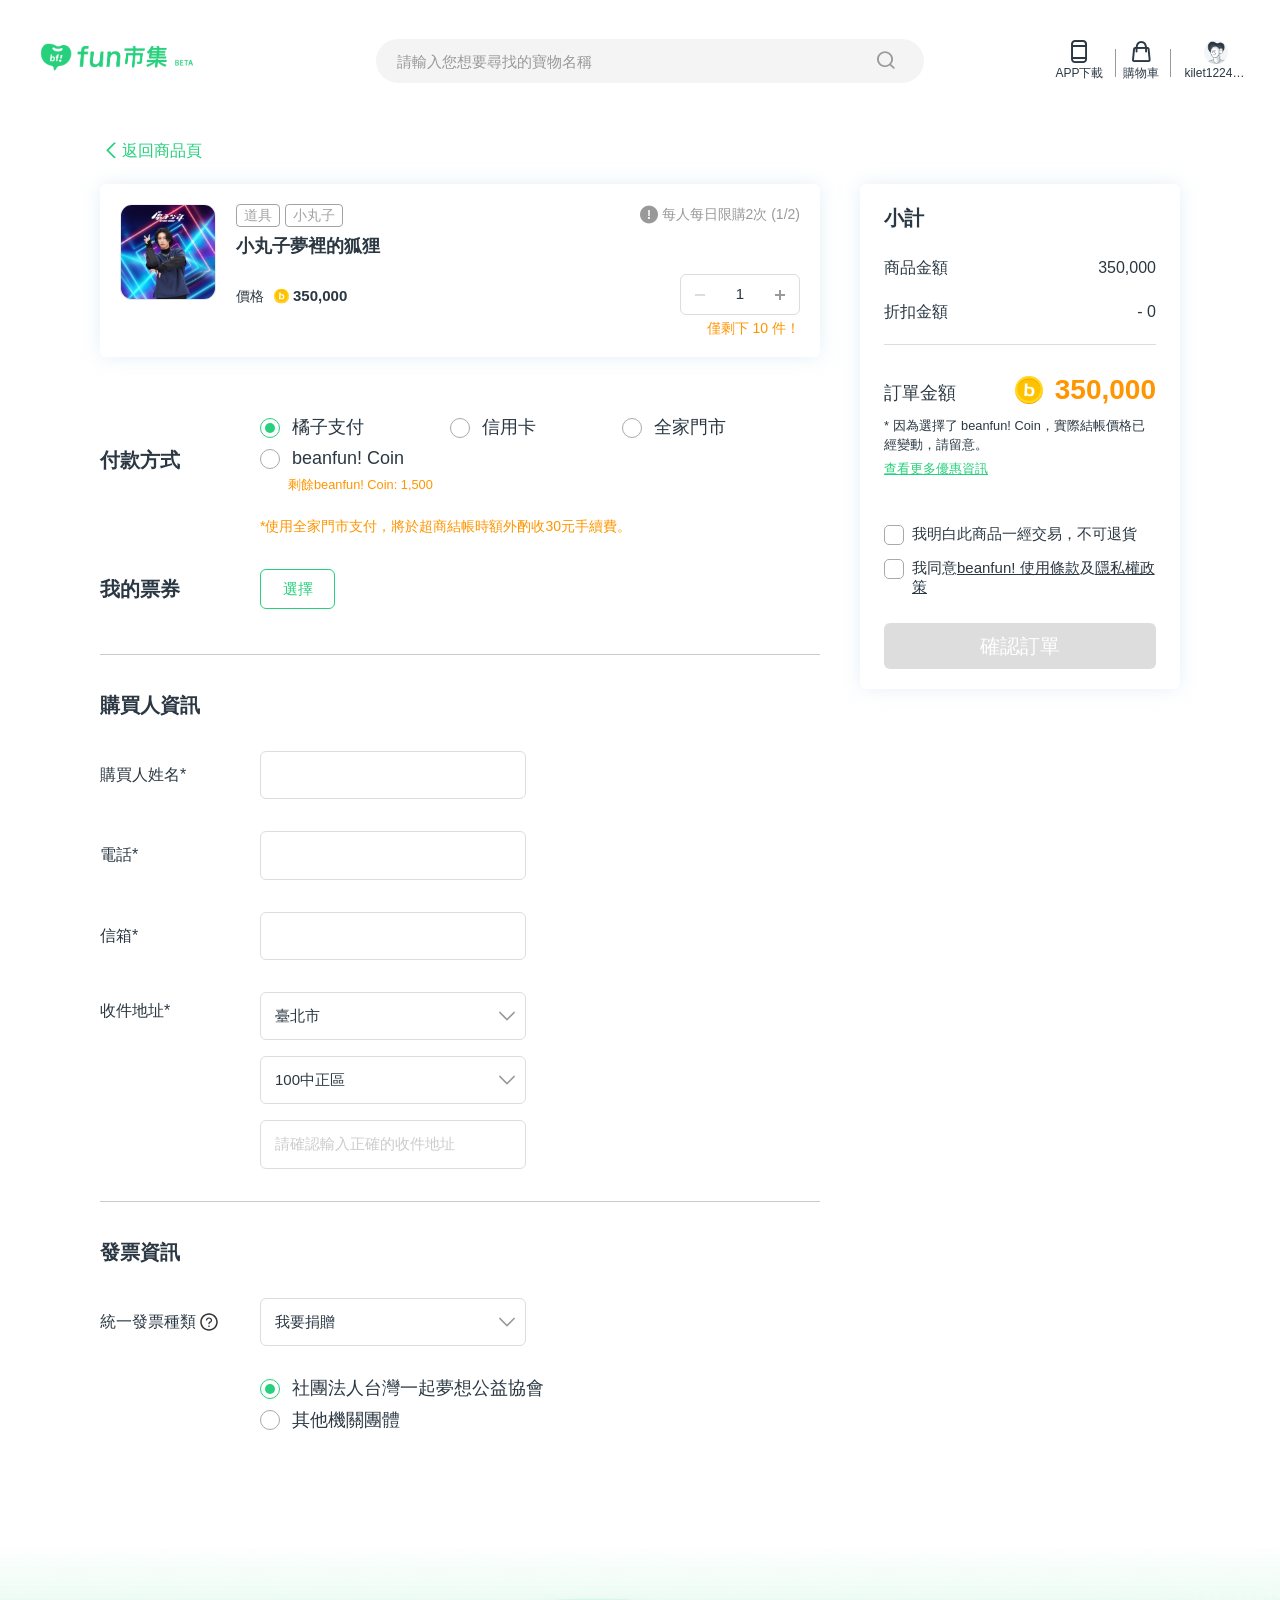
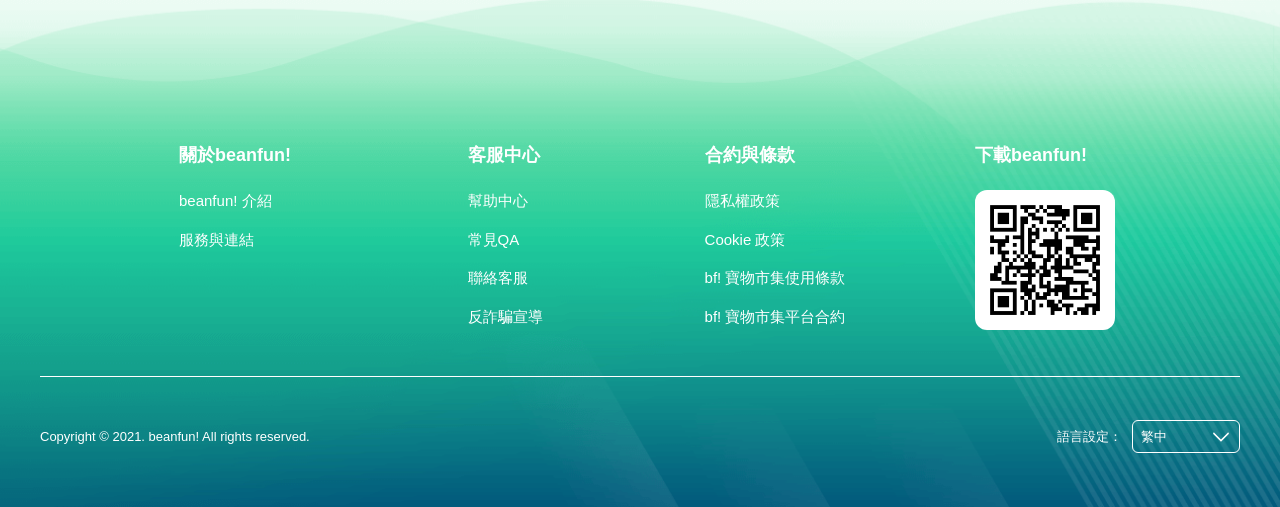
<file: cart.html>
<!DOCTYPE html>
<!-- ↓【APP版本】<html> 增加 class「app」-->
<html class="no-js" lang="zh-Hant-TW">

<head>
  <!-- [START] 測試站防止被爬蟲搜尋-->
  <!--
    上線後刪除此段Meta與註解
    參考文件：https://developers.google.com/search/reference/robots_meta_tag?hl=zh-tw
    -->
  <meta name="robots" content="noindex, nofollow,noarchive,nosnippet,noimageindex,noodp">
  <!-- [END] 測試站防止被爬蟲搜尋-->
  <meta charset="utf-8">
  <meta http-equiv="x-ua-compatible" content="ie=edge">
  <meta name="viewport" content="width=device-width, initial-scale=1.0, maximum-scale=1.0, user-scalable=no">
  <meta name="format-detection" content="telephone=no">
  <meta name="theme-color" content="#ffffff">
  <title>fun市集｜商品結帳</title>
  <link rel="icon" type="image/png" href="images/favicon.png">
  <link rel="apple-touch-icon" href="images/touch-icon.png">
  <!-- [START] SEO Setting-->
  <!-- OG Image 需換上正確網址連結-->
  <!--
    <link rel="canonical" href="頁面連結">-->
  <meta name="description" content="交友聊天、分享生活點滴，讓您結交更多相同興趣的夥伴，遊戲、支付、群聊、拍賣、新聞，何必到處奔走，beanfun! 一指搞定！">
  <meta name="keywords"
    content="beanfun,beanfun!,零用金,一億,遊戲橘子,遊戲,樂點,gashpoint,有閑,橘子支付,酷瞧,nownews,天堂,直播,天堂m,跑跑卡丁車,艾爾之光,瑪奇,楓之谷,陳瑀希">
  <meta property="og:type" content="website">
  <meta property="og:title" content="fun市集｜商品結帳">
  <meta property="og:description" content="交友聊天、分享生活點滴，讓您結交更多相同興趣的夥伴，遊戲、支付、群聊、拍賣、新聞，何必到處奔走，beanfun! 一指搞定！">
  <!--
    <meta property="og:url" content="頁面連結">-->
  <meta property="og:image" content="http://gashpoint.begonia-design.com.tw/images/og-img.png">
  <meta property="og:locale" content="zh_TW">
  <meta name="twitter:card" content="summary">
  <meta name="twitter:title" content="fun市集｜商品結帳">
  <meta name="twitter:description" content="交友聊天、分享生活點滴，讓您結交更多相同興趣的夥伴，遊戲、支付、群聊、拍賣、新聞，何必到處奔走，beanfun! 一指搞定！">
  <meta name="twitter:image" content="http://gashpoint.begonia-design.com.tw/images/og-img.png">
  <!-- ==========-->
  <!-- 結構化資料(JSON-LD) - Global-->
  <!-- 網址要改正式站網址、搜尋要改正確搜尋網址(SearchAction > target)-->
  <script type="application/ld+json">
      {
      	"@context":"http://schema.org",
      	"@graph": [
      		{
      			"@type":"Organization",
      			"name":"Gamania Group",
      			"legalName":"遊戲橘子數位科技股份有限公司",
      			"foundingDate":"1995-06-12",
      			"url":"http://gashpoint.begonia-design.com.tw/",
      			"logo":"http://gashpoint.begonia-design.com.tw/images/logo-brand.png",
      			"contactPoint" : [
      				{
      					"@type" : "ContactPoint",
      					"telephone" : "+886-2-2658-8866",
      					"contactType" : "聯絡電話 (Customer Service)",
      					"areaServed" : "TW",
      					"availableLanguage" : ["Taiwanese Mandarin"]
      				} , {
      					"@type" : "ContactPoint",
      					"email" : "business@gamania.com",
      					"contactType" : "商務洽談 (Business Contact)",
      					"areaServed" : "TW",
      					"availableLanguage" : ["Taiwanese Mandarin"]
      				} , {
      					"@type" : "ContactPoint",
      					"email" : "pr@gamania.com",
      					"contactType" : "公關聯繫 (PR Contact)",
      					"areaServed" : "TW",
      					"availableLanguage" : ["Taiwanese Mandarin"]
      				} , {
      					"@type" : "ContactPoint",
      					"email" : "ir@gamania.com",
      					"contactType" : "投資人關係聯繫 (IR Contact)",
      					"areaServed" : "TW",
      					"availableLanguage" : ["Taiwanese Mandarin"]
      				} , {
      					"@type" : "ContactPoint",
      					"email" : "bd@gamania.com",
      					"contactType" : "商務洽談 (Business Contact)",
      					"areaServed" : "HK",
      					"availableLanguage" : ["Chinese","English"]
      				} , {
      					"@type" : "ContactPoint",
      					"email" : "hk_pr@gamania.com",
      					"contactType" : "公關聯繫 (PR Contact)",
      					"areaServed" : "HK",
      					"availableLanguage" : ["Chinese","English"]
      				} , {
      					"@type" : "ContactPoint",
      					"email" : "PaymentAgent-JP@gashpoint.com",
      					"contactType" : "ビジネス問い合わせ (Business Contact)",
      					"areaServed" : "JP",
      					"availableLanguage" : ["Japanese"]
      				} , {
      					"@type" : "ContactPoint",
      					"email" : "philiplee@gashpoint.com",
      					"contactType" : "비즈니스 상담 (Business Contact)",
      					"areaServed" : "KR",
      					"availableLanguage" : ["Korean Hangul"]
      				}
      			],
      			"address": {
      				"@type":"PostalAddress",
      				"postalCode":"114",
      				"streetAddress":"瑞湖街111號",
      				"addressLocality":"台北市內湖區",
      				"addressRegion":"台灣",
      				"addressCountry": {
      					"@type": "Country",
      					"name": "TW"
      				}
      			},
      			"sameAs": [
      				"https://zh.wikipedia.org/wiki/遊戲橘子",
      				"https://www.gamania.com/",
      				"https://www.beanfun.com/",
      				"https://www.facebook.com/gamaniaglobal",
      				"https://www.youtube.com/user/gvoicemovie",
      				"https://play.google.com/store/apps/details?id=com.gamania.beanfun",
      				"https://apps.apple.com/tw/app/beanfun/id1108282446"
      			]
      		}
      	]
      	
      }
    </script>
  <!-- [END] SEO Setting-->
  <!-- [START] preload-->
  <link rel="preload" as="font" type="font/woff2" crossorigin="" href="fonts/icons/icon.woff2">
  <!-- [END] preload-->
  <!-- [START] CSS ==================================================-->
  <!-- CSS - Common-->
  <link rel="stylesheet" href="css/style.min.css">
  <!-- CSS - Page-->
  <link rel="stylesheet" href="css/cart.min.css">
  <!-- CSS - 【APP版本】-->
  
    <!-- <link rel="stylesheet" href="css/app.min.css"> -->
  <!-- [END] CSS ==================================================-->
</head>

<body>
  <!-- [START] Header ==================================================-->
  <!-- Loader-->
  <!-- 呼叫：【開啟】 pageLoading();、【關閉】 pageLoaded();-->
  <div class="loader" id="loader">
    <div class="loader__img-box">
      <div class="loader__svg-wrapper">
        <svg class="bean" xmlns="http://www.w3.org/2000/svg" viewBox="0 0 46 40" width="46" height="40">
          <path class="body"
            d="M30,5.9c3.38-.8,6.69-1.46,10.56.79s8.28,9.45,3,18.21a19.13,19.13,0,0,1-14.93,9,24.58,24.58,0,0,1-3.3.17,4.48,4.48,0,0,0-3.52,1.57,16.65,16.65,0,0,1-3.52,3.62c-1.66,1-1.63-1.31-1.63-1.31a15.65,15.65,0,0,1,.09-2.39c.14-1.21-1.47-2.71-1.47-2.71a22.77,22.77,0,0,0-2.85-1c-.75-.13-9-3.11-11.51-11A18.8,18.8,0,0,1,2,6.64,14.89,14.89,0,0,1,7.52,1.33c3.85-2.12,10.91.48,10.91.48s4.16,2,5.69,2.89A7.4,7.4,0,0,0,30,5.9Z"
            fill="#26d07c" fill-rule="evenodd"></path>
          <path class="eye-outer"
            d="M14,14A4.5,4.5,0,1,1,9.5,9.5,4.49,4.49,0,0,1,14,14m9,2a4.5,4.5,0,1,1-4.5-4.5A4.5,4.5,0,0,1,23,16"
            fill="#fefefe" fill-rule="evenodd"></path>
          <path class="shadow"
            d="M40.59,6.69C37,4.61,33.92,5,30.81,5.72Q42.2,18.18,26.43,34a19.87,19.87,0,0,0,2.18-.15,19.13,19.13,0,0,0,14.93-9C48.86,16.14,44.46,8.93,40.59,6.69Z"
            fill-rule="evenodd" opacity="0.05" style="isolation: isolate"></path>
          <path class="eye-r" display="none" d="M12,14.5a2,2,0,1,1-2-2,2,2,0,0,1,2,2" fill="#050101"
            fill-rule="evenodd"></path>
          <path class="eye-l" display="none" d="M21,16.5a2,2,0,1,1-2-2,2,2,0,0,1,2,2" fill="#050101"
            fill-rule="evenodd"></path>
          <path class="eye-r-sleep" d="M11.73,15.5A2,2,0,0,1,8,14.5" fill="none" stroke="#050101" stroke-linecap="round"
            stroke-miterlimit="10" fill-rule="evenodd"></path>
          <path class="eye-l-sleep" d="M20.73,17.5a2,2,0,0,1-3.73-1" fill="none" stroke="#050101" stroke-linecap="round"
            stroke-miterlimit="10" fill-rule="evenodd"></path>
        </svg>
      </div> 
    </div>
  </div>
  <!-- Header-->
  <header class="hd" id="header">
    <!-- 【Web版本】[START] Header-->
    <div class="hd-main">
      <div class="hd-main__l">
        <!-- Logo - 只有首頁使用<h1>-->
        <!--
          <h1 class="brand-logo"><a class="brand-logo__link" href="/"><img class="brand-logo__img svg" src="images/logo.svg" alt="beanfun!寶物市集" width="160" height="18"></a></h1>-->
        <!-- Logo - 其餘使用<div>-->
        <div class="brand-logo"><a class="brand-logo__link" href="/"><img class="brand-logo__img svg" src="images/logo-green-beta.png" alt="beanfun!寶物市集" width="160" height="18"></a></div>
      </div>
      <div class="hd-main__c">
        <!-- [START] 搜尋介面<form> (Web, App 同一個)
          - <meta itemprop="url"> 要更換為正式站首頁網址(Domain)
          - <meta itemprop="target"> content 說明：
          	- 寫入範例：https://www.example.com/search/?q={globalSearch}
          	- 結果網址：https://www.example.com/search/?q=kittens
          	- globalSearch 為搜尋 input 的 name
          - 更多說明：https://developers.google.com/search/docs/advanced/structured-data/sitelinks-searchbox?hl=zh-tw
          -->
        <div class="hd-search js-search-group" id="hd-search" itemscope="" itemtype="https://schema.org/WebSite">
          <meta itemprop="url" content="http://gashpoint.begonia-design.com.tw/">
          <div class="hd-search__cont">
            <div class="hd-search__top-box">
              <div class="hd-search__top-box__l">
                <form class="hd-search__input-box" action="search.html" itemprop="potentialAction" itemscope=""
                  itemtype="https://schema.org/SearchAction">
                  <meta itemprop="target" content="http://gashpoint.begonia-design.com.tw/search?q={globalSearch}">
                  <input class="hd-search__input" type="search" name="globalSearch" placeholder="請輸入您想要尋找的寶物名稱"
                    aria-label="請輸入您想要尋找的寶物名稱" itemprop="query-input" autocomplete="off" required="">
                  <button class="hd-search__btn-reset" type="reset"><i class="be-icon be-icon-close-circle" role="img"
                      aria-label="清除"></i></button>
                  <button class="hd-search__btn-submit" type="submit" disabled=""><i class="be-icon be-icon-search"
                      role="img" aria-label="搜尋"></i></button>
                </form>
              </div>
              <div class="hd-search__top-box__r">
                <button class="hd-search__btn-close" type="button" data-close="">關閉</button>
              </div>
            </div>
            <div class="hd-search__result">
              <div class="hd-search__result__block" data-layout="recommend">
                <div class="hd-search__result__title">推薦關鍵字</div>
                <ul class="hd-search__result__list" id="hd-search-recommend">
                  <!-- [START] Item-->
                  <li class="hd-search__result__item"><a class="hd-search__result__link" href="search.html">最新上架</a>
                  </li>
                  <!-- [END] Item-->
                  <!-- [START] ↓可刪除重複區塊-->
                  <li class="hd-search__result__item"><a class="hd-search__result__link" href="search.html">道具</a></li>
                  <li class="hd-search__result__item"><a class="hd-search__result__link" href="search.html">票券</a></li>
                  <li class="hd-search__result__item"><a class="hd-search__result__link" href="search.html">月光雕刻師</a>
                  </li>
                  <li class="hd-search__result__item"><a class="hd-search__result__link" href="search.html">新楓之谷</a>
                  </li>
                  <!-- [END] ↑可刪除重複區塊-->
                </ul>
              </div>
            </div>
          </div>
        </div>
        <!-- [END] 搜尋介面<form>-->
      </div>
      <div class="hd-main__r">
        <!-- 搜尋 (Button Only, Mobile Only)-->
        <div class="hd-main__r__item hd-btn-search js-search-open">
          <button class="hd-main__r__btn" type="button"><i class="be-icon be-icon-search" aria-hidden="true"></i><span
              class="text">搜尋</span></button>
        </div>
        <!-- APP下載-->
        <div class="hd-main__r__item hd-download"><a class="hd-main__r__btn"
            href="https://beanfun.onelink.me/LARd/baf45339"><i class="be-icon be-icon-mobile"
              aria-hidden="true"></i><span class="text">APP下載</span></a></div>
        <!-- 購物車-->
        <div class="hd-main__r__item hd-cart"><a class="hd-main__r__btn" href="cart.html"> <i
              class="be-icon be-icon-bag" aria-hidden="true"></i><span class="text">購物車</span></a></div>
        <!-- 【Web版本】[PC版] 未登入（會員專區）-->
        <!--
          <div class="hd-main__r__item hd-member"><a class="hd-main__r__btn" href="login.html"><span class="text hd-member__name">登入/註冊</span><i class="be-icon be-icon-member-circle" aria-hidden="true"></i></a></div>-->
        <!-- 【Web版本】[PC版] 已登入（會員專區）-->
        <!-- 預設圖: images/product/profile_photo_default.jpg-->
        <div class="hd-main__r__item hd-member"><a class="hd-main__r__btn" href="member.html"><span
              class="text hd-member__name">kilet12244869</span><img class="user-info__photo-box lazy"
              src="images/1x1.gif" data-src="images/profile_photo_default.jpg" width="24" height="24" alt="使用者名稱"></a>
        </div>
      </div>
    </div>
    <!-- 【Web版本】[END] Header-->
    <!-- 【APP版本】[START] Header部分頁面才有：搜尋、分享、書籤
      -->
    <div class="hd-app">
      <div class="hd-app__l"><a class="btn-icon" href="#" aria-label="返回"><i class="be-icon be-icon-back"
            aria-hidden="true"></i></a>
      </div>
      <div class="hd-app__c">
        <div class="hd-app__title clamp-1">商品結帳</div>
      </div>
      <div class="hd-app__r">
      </div>
    </div>
    <!-- 【APP版本】[END] Header-->
  </header>
  <!-- [END] Header ==================================================-->
  <!-- [START] Content ==================================================-->
  <main class="main-container" id="main-container">
    <div class="cart-cont-container sec sec-first">
      <div class="grid-container"><a class="text-arrow left btn-back font-small" href="product-cont-pd.html">返回商品頁</a>
      </div>
      <!-- [START] 內容-->
      <div class="grid-container">
        <form class="form" id="cartForm" action="gold-flow.html">
          <div class="grid-x">
            <div class="cell large-8 cart-cont-left">
              <!-- [START] 商品資訊-->
              <div class="pd-card pd-card--hori-with-price pd-card-cart">
                <div class="pd-card__item cell shadow-card-round">
                  <div class="pd-card__link">
                    <div class="pd-card__img-box-wrapper">
                      <div class="pd-card__img-box object-fit"><img class="pd-card__img lazy" src="images/1x1.gif"
                          data-src="images/product/pd_photo_rectangle.png" alt="小丸子夢裡的狐狸" @load="isLoad"/>
                      </div>
                    </div>
                    <div class="pd-card__info-box">
                      <div class="pd-card__main-info">
                        <!-- Tag 列表-->
                        <ul class="pd-card__tag-list">
                          <li class="pd-card__tag label">道具</li>
                          <li class="pd-card__tag label">小丸子</li>
                        </ul>
                        <p class="pd-card__title h5">小丸子夢裡的狐狸
                        </p>
                        <!-- 浮動在右上的資訊-->
                        <div class="pd-card__tip"><i class="be-icon be-icon-info-circle"
                            aria-hidden="true"></i><span>每人每日限購2次 (1/2)</span></div>
                        <!-- 「不能選數量」與「可以選擇數量」差異：PC版，前者上下排，後者左右排-->
                        <!-- 「不能選數量」的價格+數量-->
                        <!--
                          <ul class="order-detail__info no-bullet">
                            <li class="order-detail__info__item">
                              <div class="order-detail__info__title">NTD</div>
                              <div class="order-detail__info__cont">
                                <div class="pd-card__price">$350,000</div>
                              </div>
                            </li>
                            <li class="order-detail__info__item">
                              <div class="order-detail__info__title">價格</div>
                              <div class="order-detail__info__cont">
                                <div class="pd-card__price"><span class="bf-coin" aria-label="beanfun coin"></span><span class="price">350,000</span></div>
                              </div>
                            </li>
                            <li class="order-detail__info__item">
                              <div class="order-detail__info__title">數量</div>
                              <div class="order-detail__info__cont">1
                              </div>
                            </li>
                          </ul>-->
                        <!-- 「可以選擇數量」的價格+數量-->
                        <!--  (ul.order-detail__info 增加 class 「 has-count-input 」)-->
                        <ul class="order-detail__info has-count-input no-bullet">
                          <!-- 一般金額-->
                          <!--
                            <li class="order-detail__info__item">
                              <div class="order-detail__info__title">NTD</div>
                              <div class="order-detail__info__cont">
                                <div class="pd-card__price">$350,000</div>
                              </div>
                            </li>-->
                          <!-- Beanfun Coin-->
                          <li class="order-detail__info__item">
                            <div class="order-detail__info__title">價格</div>
                            <div class="order-detail__info__cont">
                              <div class="pd-card__price"><span class="bf-coin" aria-label="beanfun coin"></span><span
                                  class="price">350,000</span></div>
                            </div>
                          </li>
                          <!-- 選擇數量-->
                          <li class="order-detail__info__item count">
                            <div class="order-detail__info__title">數量</div>
                            <div class="order-detail__info__cont">
                              <!-- 數量加減： .js-count-box 啟動 JS 相關控制 Function-->
                              <div class="count-box js-count-box">
                                <div class="count-box__input-box">
                                  <button class="count-box__btn btn minus" type="button"><span
                                      class="show-for-sr">-</span></button>
                                  <input class="count-box__input input" type="number" value="1" min="1" max="10"
                                    inputmode="numeric" />
                                  <button class="count-box__btn btn plus" type="button"><span
                                      class="show-for-sr">+</span></button>
                                </div>
                                <div class="count-box__tip">僅剩下 10 件！</div>
                              </div>
                            </div>
                          </li>
                        </ul>
                      </div>
                    </div>
                  </div>
                </div>
              </div>
              <!-- [END] 商品資訊-->
              <div class="cart-form">
                <!-- 付款方式-->
                <div class=" grid-x cart-form--payment align-middle">
                  <p class="cart-form__title h4">付款方式</p>
                  <div class="radio-group grid-x">
                    <fieldset class="radio-box">
                      <input class="radiobox" type="radio" id="payment1" name="payment" value="橘子支付" checked>
                      <label for="payment1">橘子支付</label>              
                    </fieldset>

                      <fieldset class="radio-box">
                        <input class="radiobox" type="radio" id="payment2" name="payment" value="信用卡">
                        <label for="payment2">信用卡</label>
                      </fieldset>
                                          
                      <fieldset class="radio-box">
                        <input class="radiobox" type="radio" id="payment3" name="payment" value="全家門市">
                        <label for="payment3">全家門市</label>
                      </fieldset>
                     
                      <fieldset class="radio-box">
                        <input class="radiobox" type="radio" id="payment4" name="payment" value="beanfun! Coin">
                        <label for="payment4">beanfun! Coin</label>
                        <span>剩餘beanfun! Coin: 1,500</span>
                      </fieldset>

                  </div>
                </div>
                <!-- 付款方式-->
                <div class=" grid-x  align-middle">
                  <p class="cart-form__title h4"></p>
                  <!-- C2C選到「全家門市」時，才出現的訊息 B2C不顯示-->
                  <p class="is-error show-msg text-orange fammart-info">*使用全家門市支付，將於超商結帳時額外酌收30元手續費。</p>
                </div>
                <!-- 我的票券-->
                <!-- ↓隱藏：div.cart-form__item 不生成，或增加 class 「 hide 」-->
                <div class="cart-form__item grid-x cart-form--discount align-top">
                  <p class="cart-form__title h4 mt-txt">我的票券</p>
                  <!-- 顯示「錯誤訊息」，需加上 show-msg-->
                  <div class="input__wrap">
                    <div class="grid-x flex-container align-middle">
                      <div class="cell auto coupon-result hide">
                        <div class="coupon-result__text"></div>
                        <button class="coupon-result__btn" type="button" aria-label="移除票券" title="移除票券"><i
                            class="be-icon be-icon-close-circle" aria-hidden="true"></i></button>
                      </div>
                      <div class="cell shrink">
                        <!-- 我的票券按鈕規則: 預設顯示文字為「選擇」，使用成功一次後，顯示文字為「變更」-->
                        <button class="btn hollow btn-small input__button" type="button"
                          data-open="popup-coupon">選擇</button>
                      </div>
                    </div>
                    <!-- 加上 is-error 等於錯誤訊息：-->
                    <!-- <span class="msg__info is-error">* 票券序號輸入錯誤或不適用此商品</span>-->
                  </div>
                </div>
                <hr>
                <!-- [START] 填寫購買人資訊 -->
                <!-- 購買人姓名 -->
                <div class="cart-form__item cart-form-group__title grid-x align-middle">
                  <p class="cart-form__title h4">購買人資訊</p>
                </div>
                <div class="cart-form__item cart-form__subitem grid-x cart-form--receive align-middle">
                  <p class="cart-form__title h6">購買人姓名*</p>
                  <div class="input__wrap">
                    <input type="text" class="input">
                  </div>
                </div>
                <!-- 電話 -->
                <div class="cart-form__item cart-form__subitem grid-x cart-form--receive align-middle">
                  <p class="cart-form__title h6">電話*</p>
                  <div class="input__wrap">
                    <input type="text" class="input">
                  </div>
                </div>
                <!-- email -->
                <div class="cart-form__item cart-form__subitem grid-x cart-form--receive align-middle">
                  <p class="cart-form__title h6">信箱*</p>
                  <div class="input__wrap">
                    <input type="text" class="input">
                  </div>
                </div>
                <!-- 地址 (實體商品/發票寄送位置使用)-->
                <div class="cart-form__item cart-form__subitem grid-x cart-form--invoice align-top" style="margin-bottom: 1rem;">
                  <p class="cart-form__title h6" style="padding-top: .5rem;">收件地址*</p>
                  <div class="input__wrap">
                    <select id="county" class="select">請選擇縣市</select>
                  </div>
                </div>
                <div class="cart-form__item cart-form__subitem grid-x cart-form--invoice align-top" style="margin-bottom: 1rem;">
                  <p class="cart-form__title h4"></p>
                  <div class="input__wrap">
                    <select id="town" class="select">請選擇鄉鎮市區</select>
                  </div>
                </div>
                <div class="cart-form__item cart-form__subitem grid-x cart-form--receive align-middle">
                  <p class="cart-form__title h4"></p>
                  <div class="input__wrap">
                    <input type="text" class="input" id="InvoiceAddr" name="InvoiceAddr" placeholder="請確認輸入正確的收件地址"
                    maxlength="40" >
                  </div>
                </div>
                <!-- [END] 填寫購買人資訊 -->
                <!-- [START] 新增發票填寫區(from GASH 商城) -->
                <hr>
                <!-- 發票類型 -->
                <div class="cart-form__item cart-form-group__title grid-x cart-form--invoice align-middle">
                  <p class="cart-form__title h4">發票資訊</p>
                </div>
                <div class="cart-form__item cart-form__subitem grid-x cart-form--invoice align-middle">
                  <p class="cart-form__title h6">統一發票種類
                    <button class="be-icon popup-tirgger" type="button" data-open="invoice-description">
                      <img class="user-info__photo-box lazy" src="images/icons/question.svg" data-src="images/icons/question.svg" title="">
                    </button>
                  </p>
                  <div class="input__wrap">
                    <select class="select" id="InvoiceType" name="invoiceType" onclick="invoiceChange()">
                      <option value="donate">我要捐贈</option>
                      <option value="personal">個人電子發票</option>
                      <option value="company">三聯式發票</option>
                    </select>
                  </div>
                </div>
                <div class="invoice-block">
                  <!-- 捐贈發票-->
                  <div id="donate">
                    <div class="cart-form__item cart-form__subitem grid-x cart-form--invoice align-middle">
                      <p class="cart-form__title h4"></p>
                      <div class="radio-group">
                        <fieldset class="radio-box">
                          <input type="radio" id="RBNPOBAN" name="charityinstitution" value="defaultCharity"
                            checked="checked" class="radiobox" onchange="donateOther();">
                          <label for="RBNPOBAN">社團法人台灣一起夢想公益協會</label>
                        </fieldset>
                        <fieldset class="radio-box">
                          <input type="radio" id="RBNPOBANOther" name="charityinstitution" value="RBNPOBANOther"
                            class="radiobox" onchange="donateOther();">
                          <label for="RBNPOBANOther">其他機關團體</label>
                        </fieldset>
                        <div class="input__wrap" id="NPOBANPanel" style="display: none;">
                          <a class="currency be-icon input-icon-caption popup-trigger" target="_blank"
                            href="https://www.einvoice.nat.gov.tw/APCONSUMER/BTC603W/"
                            data-icon="t">
                            <img class="user-info__photo-box lazy" src="images/icons/question.svg" data-src="images/icons/question.svg" title="">
                          </a>
                          <input id="NPOBAN" class="input" name="NPOBAN" type="text" maxlength="8"
                            placeholder="請輸入捐贈碼(限數字)" />
                        </div>
                      </div>
                    </div>
                  </div>
                  <!-- 個人電子發票-->
                  <div id="personal" style="display: none;">
                    <!-- 載具-->
                    <div class="cart-form__item cart-form__subitem grid-x cart-form--invoice align-middle">
                      <p class="cart-form__title h6">載具類別</p>
                      <div class="input__wrap">
                        <a class="icon link-popup" href="https://www.einvoice.nat.gov.tw" target="_blank" data-icon="t">
                        </a>
                        <select class="vehicle select" id="CarrierType" name="CarrierType" onchange="vehicleChange();">
                          <option value="none" selected="selected">未持有</option>
                          <option value="invoice-phone">手機條碼</option>
                          <option value="invoice-code">自然人憑證條碼</option>
                        </select>
                      </div>
                    </div>
                    <!-- 手機 -->
                    <div id="invoice-phone" class="cart-form__item cart-form__subitem grid-x cart-form--invoice align-middle"
                      style="display:none;">
                      <p class="cart-form__title h6">手機條碼</p>
                      <div class="input__wrap">
                        <input class="input" id="MobileId" name="MobileId" type="text" maxlength="20"
                          placeholder="請輸入手機條碼" />
                      </div>
                    </div>
                    <!-- 自然人憑證 -->
                    <div id="invoice-code" class="cart-form__item cart-form__subitem grid-x cart-form--invoice align-middle"
                      style="display:none;">
                      <p class="cart-form__title h6">自然人條碼</p>
                      <div class="input__wrap">
                        <input class="input" id="MoicaId" name="MoicaId" type="text" maxlength="20"
                          placeholder="請輸入自然人憑證條碼" />
                      </div>
                    </div>
                    <!-- 買受人電子郵件-->
                    <div  class="cart-form__item cart-form__subitem grid-x cart-form--invoice align-top">
                      <p class="cart-form__title h6" style="padding-top: .5rem;">買受人電子郵件</p>
                      <div class="input__wrap">
                        <input id="BillingEmail" class="input" maxlength="225" name="BillingEmail"
                          placeholder="請輸入買受人電子郵件" type="text" />
                        <div class="checkbox-group" style="margin-bottom: 0;">
                          <fieldset class="checkbox-box">
                            <input id="check3" name="check3" type="checkbox" value="check3" class="checkbox">
                            <label for="check3">同購買人</label>
                          </fieldset>
                        </div>
                      </div>
                    </div>
                    <!-- 寄送地址 -->
                    <div id="address">
                      <div class="cart-form__item cart-form__subitem grid-x cart-form--invoice align-top"
                        style="margin-bottom: 1rem;">
                        <p class="cart-form__title h6" style="padding-top: .5rem;">寄送地址</p>
                        <div class="input__wrap">
                          <select class="select" id="city" name="city" onchange="showArea();">
                            <option value="1">台北市</option>
                          </select>
                          <input id="getCity" type="hidden" name="getCity" value=" " />
                        </div>
                      </div>
                      <div class="cart-form__item cart-form__subitem grid-x cart-form--invoice align-top" style="margin-bottom: 1rem;">
                        <p class="cart-form__title h4"></p>
                        <div class="input__wrap">
                          <select class="select" id="area" name="area" onchange="setZipArea();">
                            <option value="1">內湖區</option>
                          </select>
                          <input id="getZipArea" type="hidden" name="getZipArea" value=" " />
                        </div>
                      </div>
                      <div class="cart-form__item grid-x cart-form--invoice align-center">
                        <p class="cart-form__title h4"></p>
                        <div class="input__wrap">
                          <input class="input" id="InvoiceAddr" type="text" name="InvoiceAddr" placeholder="請輸入寄送地址"
                            maxlength="40" />
                          <p class="input-caption">
                            * 中獎將主動寄送紙本發票至填寫地址
                            <button class="be-icon popup-tirgger" type="button" data-open="ask-for-invoice">
                              <img class="user-info__photo-box lazy" src="images/icons/question.svg" data-src="images/icons/question.svg" title="">
                            </button>
                          </p>
                        </div>
                      </div>
                    </div>
                  </div>
                  <!-- 三聯式發票-->
                  <div id="company" style="display: none;">
                    <div class="cart-form__item cart-form__subitem grid-x cart-form--invoice align-middle">
                      <p class="cart-form__title h6">公司抬頭或姓名</p>
                      <div class="input__wrap">
                        <input id="InvoiceTitle" class="input" maxlength="20" name="InvoiceTitle"
                          placeholder="請輸入公司抬頭或姓名" type="text" />
                      </div>
                    </div>
                    <div class="cart-form__item cart-form__subitem grid-x cart-form--invoice align-middle">
                      <p class="cart-form__title h6">統一編號</p>
                      <div class="input__wrap">
                        <input id="BuyerUCode" class="input" maxlength="8" name="BuyerUCode" placeholder="請輸入統一編號"
                          type="text" />
                      </div>
                    </div>
                    <!-- 買受人電子郵件-->
                    <div class="cart-form__item cart-form__subitem grid-x cart-form--invoice align-top">
                      <p class="cart-form__title h6" style="padding-top: .5rem;">買受人電子郵件</p>
                      <div class="input__wrap">
                        <input id="BillingEmail" class="input" maxlength="225" name="BillingEmail"
                          placeholder="請輸入買受人電子郵件" type="text" />
                        <div class="checkbox-group" style="margin-bottom: 0;">
                          <fieldset class="checkbox-box">
                            <input id="check3" name="check3" type="checkbox" value="check3" class="checkbox">
                            <label for="check3">同購買人</label>
                          </fieldset>
                        </div>
                      </div>
                    </div>
                    <!-- 寄送地址 -->
                    <div class="cart-form__item cart-form__subitem grid-x cart-form--invoice align-top" style="margin-bottom: 1rem;">
                      <p class="cart-form__title h6" style="padding-top: .5rem;">寄送地址</p>
                      <div class="input__wrap">
                        <select class="select" id="city" name="city" onchange="showArea();">
                          <option value="1">台北市</option>
                        </select>
                        <input id="getCity" type="hidden" name="getCity" value=" " />
                      </div>
                    </div>
                    <div class="cart-form__item cart-form__subitem grid-x cart-form--invoice align-top" style="margin-bottom: 1rem;">
                      <p class="cart-form__title h4"></p>
                      <div class="input__wrap">
                        <select class="select" id="area" name="area" onchange="setZipArea();">
                          <option value="1">內湖區</option>
                        </select>
                        <input id="getZipArea" type="hidden" name="getZipArea" value=" " />
                      </div>
                    </div>
                    <div class="cart-form__item grid-x  cart-form--invoice align-center">
                      <p class="cart-form__title h4"></p>
                      <div class="input__wrap">
                        <input class="input" id="InvoiceAddr" type="text" name="InvoiceAddr" placeholder="請輸入寄送地址"
                          maxlength="40" />
                      </div>
                    </div>
                  </div>
                </div>
                <!-- [END] 新增發票填寫區(from GASH 商城) -->
              </div>
            </div>
            <!-- [START] 結帳資訊-->
            <div class="cell large-4 cart-cont-right">
              <!-- ↓隱藏：section.cart-detail 增加 class 「 is-hide-subtotal 」-->
              <section class="cart-detail">
                <div class="cart-detail__cont shadow-card-round">
                  <h4 class="cart-detail__title">小計</h4>
                  <ul class="cart-detail__list">
                    <!-- 一般金額-->
                    <!--
                      <li class="cart-detail__list__item">
                        <div class="cart-detail__list__item__title">商品金額</div>
                        <div class="cart-detail__list__item__txt origin-price">350,000</div>
                      </li>
                      <li class="cart-detail__list__item">
                        <div class="cart-detail__list__item__title">折扣金額</div>
                        <div class="cart-detail__list__item__txt discount-price">- 0</div>
                      </li>
                      <li class="cart-detail__list__item cart-detail--total">
                        <div class="cart-detail__list__item__title">訂單金額</div>
                        <div class="cart-detail__list__item__txt total-price">$350,000</div>
                      </li>-->
                    <!-- Beanfun Coin-->
                    <li class="cart-detail__list__item">
                      <div class="cart-detail__list__item__title">商品金額</div>
                      <div class="cart-detail__list__item__txt origin-price">350,000</div>
                    </li>
                    <li class="cart-detail__list__item">
                      <div class="cart-detail__list__item__title">折扣金額</div>
                      <div class="cart-detail__list__item__txt discount-price">- 0</div>
                    </li>
                    <li class="cart-detail__list__item cart-detail--total">
                      <div class="cart-detail__list__item__title">訂單金額</div>
                      <div class="cart-detail__list__item__txt total-price">
                        <span class="bf-coin" aria-label="beanfun coin"></span>
                        <span class="price">350,000</span>
                        <!-- <small class="coin-balance text-orange">剩餘beanfun! Coin: 1,500</small> -->
                      </div>
                      <div class="cart-detail__list__item__note">
                        <p>* 因為選擇了 beanfun! Coin，實際結帳價格已經變動，請留意。</p>
                        <a href="product-jump.html">查看更多優惠資訊</a>
                      </div>
                    </li>
                  </ul>
                  <div class="cart-comfirm checkbox-group">
                    <fieldset class="checkbox-box">
                      <input class="checkbox" type="checkbox" value="agreeProductNonReturnable"
                        id="agree-product-non-returnable">
                      <label class="checkbox__label" for="agree-product-non-returnable">我明白此商品一經交易，不可退貨</label>
                    </fieldset>
                    <fieldset class="checkbox-box">
                      <input class="checkbox" type="checkbox" value="agreeProductTerms" id="agree-product-terms">
                      <label class="checkbox__label" for="agree-product-terms">
                        我同意<a class="link" href="javascript:;" target="_blank" rel="noopener noreferrer">beanfun!
                          使用條款</a>及<a class="link" href="javascript:;" target="_blank"
                          rel="noopener noreferrer">隱私權政策</a></label>
                    </fieldset>
                  </div>
                  <!-- 確認訂單1(共2項)：pc & mobile-->
                  <!-- disabled: <button class="btn cart-comfirm__button" type="submit" disabled>確認訂單</button>-->
                  <button class="btn cart-comfirm__button" type="button" disabled data-open="coin-use-confirm">確認訂單</button>
                </div>
              </section>
            </div>
            <!-- [END] 結帳資訊-->
          </div>
        </form>
      </div>
      <!-- [END] 內容-->
      <div class="pd-fixed-info">
        <!-- 確認訂單2(共2項)：app-->
        <!-- disabled: <button class="btn cart-detail__button" type="submit" form="cartForm" disabled>確認訂單</button>-->
        <button class="btn cart-detail__button w-full" type="submit" form="cartForm" disabled>確認訂單</button>
      </div>
    </div>
    <div class="pd-fixed-info-space"></div>
    <!-- [START] Popup ==========-->
    <!-- [START] Popup - 我的票券-->
    <div class="coupon-box pd-spec reveal" id="popup-coupon" data-reveal="">
      <h3 class="pd-spec__title">我的票券</h3>
      <div class="pd-spec__body enable-scroll" data-scroll-wrap="">
        <div class="pd-spec__list" data-scroll-cont="">
          <!-- [START] 適用票券-->
          <div class="coupon-box__group">
            <h4 class="h6 coupon-box__sub-title">適用票券</h4>
            <ul class="coupon-box__list shadow-card-round">
              <!-- [START] Item-->
              <li class="coupon-box__item">
                <input class="coupon-box__radio" type="radio" name="coupon" id="coupon-1" value="【暑期限定】滿千折百豪華券" />
                <label class="coupon-box__label" for="coupon-1"><span class="coupon-box__top"><span
                      class="coupon-box__item-title">【暑期限定】滿千折百豪華券</span><span
                      class="coupon-box__status label"></span></span><span class="coupon-box__time">2021/7/12 12:00 -
                    2022/7/12 12:00</span></label>
              </li>
              <!-- [END] Item-->
              <!-- [START] ↓可刪除重複區塊-->
              <li class="coupon-box__item">
                <input class="coupon-box__radio" type="radio" name="coupon" id="coupon-2" value="【橘子嘉年華】限定95折市集通關券" />
                <label class="coupon-box__label" for="coupon-2"><span class="coupon-box__top"><span
                      class="coupon-box__item-title">【橘子嘉年華】限定95折市集通關券</span><span
                      class="coupon-box__status label"></span></span><span class="coupon-box__time">2021/7/12 12:00 -
                    2022/7/12 12:00</span></label>
              </li>
              <li class="coupon-box__item">
                <input class="coupon-box__radio" type="radio" name="coupon" id="coupon-3"
                  value="一二三四五六七八九壹一二三四五六七八九貳一二三四五六七八九參" />
                <label class="coupon-box__label" for="coupon-3"><span class="coupon-box__top"><span
                      class="coupon-box__item-title">一二三四五六七八九壹一二三四五六七八九貳一二三四五六七八九參</span><span
                      class="coupon-box__status label"></span></span><span class="coupon-box__time">2021/7/12 12:00 -
                    2022/7/12 12:00</span></label>
              </li>
              <!-- [END] ↑可刪除重複區塊-->
            </ul>
          </div>
          <!-- [END] 適用票券-->

          <!-- [START] Popup - 禁止刊登彈窗-->
            <div class="pd-spec reveal reveal-msg ship-box" id="popup-confirm-info" data-reveal="">
              <h3 class="reveal-msg__title text-center">您填寫的購買人資訊如下:
               </h3>
                <ul class="pd-spec__list no-bullet">
                  <li class="pd-spec__item">
                    <h4 class="pd-spec__sub-title">姓名</h4>
                    <div class="pd-spec__desc">黃大名
                    </div>
                  </li>
                  <li class="pd-spec__item">
                    <h4 class="pd-spec__sub-title">電話</h4>
                    <div class="pd-spec__desc">0987654321
                    </div>
                  </li>
                  <li class="pd-spec__item">
                    <h4 class="pd-spec__sub-title">信箱</h4>
                    <div class="pd-spec__desc">gama@gamania.com
                    </div>
                  </li>
                  <li class="pd-spec__item">
                    <h4 class="pd-spec__sub-title">地址</h4>
                    <div class="pd-spec__desc">台北市內湖區瑞湖街111號 
                    </div>
                  </li>
                </ul>
                <div class="pro-box-info">
                  *一旦送出無法修改，若要修改需洽客服</div>
                <div class="button-box grid-x nowrap">
                <button class="btn w-full" data-close="" aria-label="Close modal" type="submit" onclick="window.location = './gold-flow.html'">確認訂單</button>
            </div>
      </div>
      <!-- [END] Popup - 禁止刊登彈窗-->


          <!-- [START] 非適用票券-->
          <div class="coupon-box__group">
            <h4 class="h6 coupon-box__sub-title">非適用票券</h4>
            <ul class="coupon-box__list shadow-card-round">
              <!-- [START] Item-->
              <li class="coupon-box__item">
                <input class="coupon-box__radio" type="radio" name="coupon" id="coupon-4" value="是一張無法適用此商品的反灰券"
                  disabled="disabled" />
                <label class="coupon-box__label" for="coupon-4"><span class="coupon-box__top"><span
                      class="coupon-box__item-title">是一張無法適用此商品的反灰券</span><span
                      class="coupon-box__status label"></span></span><span class="coupon-box__time">2021/7/12 12:00 -
                    2022/7/12 12:00</span></label>
              </li>
              <!-- [END] Item-->
              <!-- [START] ↓可刪除重複區塊-->
              <li class="coupon-box__item">
                <input class="coupon-box__radio" type="radio" name="coupon" id="coupon-5" value="是一張無法適用此商品的反灰券"
                  disabled="disabled" />
                <label class="coupon-box__label" for="coupon-5"><span class="coupon-box__top"><span
                      class="coupon-box__item-title">是一張無法適用此商品的反灰券</span><span
                      class="coupon-box__status label"></span></span><span class="coupon-box__time">2021/7/12 12:00 -
                    2022/7/12 12:00</span></label>
              </li>
              <!-- [END] ↑可刪除重複區塊-->
            </ul>
          </div>
          <!-- [START] 非適用票券-->
        </div>
      </div>
      <button class="close-button" data-close="" aria-label="Close modal" type="button"><span
          aria-hidden="true">×</span></button>
    </div>
    <!-- [END] Popup - 我的票券-->
    <!-- [START] Popup - 發票說明 -->
    <div class="pd-spec reveal cell-block-container" id="invoice-description" data-reveal="">
      <h3 class="reveal-msg__title text-center">發票說明</h3>
      <p class="pd-spec__desc">財政部於2013年1月1日起正式推動電子發票虛實合一政策！</p>
      <p class="pd-spec__desc">此政策讓持有共通性載具之消費者，可於消費時作為電子發票之載具，並提供消費者以捐贈碼捐贈予特定受捐贈機關或團體之管道。</p>
      <p class="pd-spec__desc">有關【共通性載具】與【捐贈碼】詳細介紹與資訊，詳見
        <a href="https://www.einvoice.nat.gov.tw/" target="_blank">財政部電子發票整合服務平台</a>說明。
      </p>
      <br>
      <p class="pd-spec__caption">注意：</p>
      <p class="pd-spec__caption">如資料有誤導致無法寄達，我們將直接把發票捐贈給(社團法人台灣一起夢想公益協會)<br/>
        因應財政部推廣無紙化作業，即日起將不再主動寄送紙本發票，若仍有索取紙本需求請與樂點客服聯繫。</p>
      <button class="close-button" data-close="" aria-label="Close modal" type="button"><span
        aria-hidden="true">×</span></button>
    </div>
    <!-- [END] Popup - 發票說明 -->

    <!-- [START] Popup - 花費確認-->
    <div class="pd-spec reveal reveal-msg" id="coin-use-confirm" data-reveal="">
      <!-- 餘額足夠 -->
      <h3 class="reveal-msg__title text-center">您要花費beanfun! Coin兌換小丸子夢裡的狐狸?</h3>
      <!-- 餘額不足 -->
      <!-- <h3 class="reveal-msg__title text-center">beanfun! Coin 餘額不足<br>您要加值 beanfun! Coin 嗎?</h3> -->
      <div class="button-box grid-x">
        <button class="btn hollow" data-close="" aria-label="Close modal" type="button">取消</button>
        <!-- 餘額不足引導至購買 beanfun! Coin 頁 -->
        <button class="btn" type="button" data-close="" data-open="popup-confirm-info">確認</button>
      </div>
    </div>
    <!-- [END] Popup - 花費確認-->

    <!-- [START] Popup - 主動寄送通知 -->
    <div class="pd-spec reveal cell-block-container" id="ask-for-invoice" data-reveal="">
      <h3 class="reveal-msg__title text-center">發票索取</h3>
      <p class="pd-spec__desc">發票開立後，樂點會e-mail發票開立通知給您</p>
      <p class="pd-spec__desc">建議您使用電子發票，電子發票與實體發票具有相同效力，且可隨時至
        <a href="https://www.bpscm.com.tw/EI/ECInvoiceForBuyer/InvoiceSearchByOrder.aspx?SellerBAN=53209324" target="_blank">財政部電子發票整合服務平台</a>
        查詢。
      </p>
      <button class="close-button" data-close="" aria-label="Close modal" type="button"><span
        aria-hidden="true">×</span></button>
    </div>
    <!-- [END] Popup - 主動寄送通知 -->
    <!-- [END] Popup ==========-->
  </main>
  <!-- [END] Content ==================================================-->
  <!-- 【Web版本】[START] Footer ==================================================-->
  <footer class="ft" id="footer">
    <div class="ft__bg-box lazy lazy-css"></div>
    <div class="ft-top">
      <div class="grid-container">
        <nav class="ft-sitemap">
          <div class="ft-sitemap__block">
            <div class="ft-sitemap__cont">
              <div class="h5 ft-sitemap__title">關於beanfun!</div>
              <ul class="ft-sitemap__list">
                <li class="ft-sitemap__item"><a class="ft-sitemap__link" href="javascript:;"><span class="text">beanfun!
                      介紹</span></a></li>
                <li class="ft-sitemap__item"><a class="ft-sitemap__link" href="javascript:;"><span
                      class="text">服務與連結</span></a></li>
              </ul>
            </div>
          </div>
          <div class="ft-sitemap__block">
            <div class="ft-sitemap__cont">
              <div class="h5 ft-sitemap__title">客服中心</div>
              <ul class="ft-sitemap__list">
                <li class="ft-sitemap__item"><a class="ft-sitemap__link" href="javascript:;"><span
                      class="text">幫助中心</span></a></li>
                <li class="ft-sitemap__item"><a class="ft-sitemap__link" href="javascript:;"><span
                      class="text">常見QA</span></a></li>
                <li class="ft-sitemap__item"><a class="ft-sitemap__link" href="https://pse.is/MLZD4" target="_blank"
                    rel="nopener noreferrer"><span class="text">聯絡客服</span></a></li>
                <li class="ft-sitemap__item"><a class="ft-sitemap__link" href="javascript:;"><span
                      class="text">反詐騙宣導</span></a></li>
              </ul>
            </div>
          </div>
          <div class="ft-sitemap__block">
            <div class="ft-sitemap__cont">
              <div class="h5 ft-sitemap__title">合約與條款</div>
              <ul class="ft-sitemap__list">
                <li class="ft-sitemap__item"><a class="ft-sitemap__link" href="https://www.beanfun.com/privacy"
                    target="_blank" rel="nopener noreferrer"><span class="text">隱私權政策</span></a></li>
                <li class="ft-sitemap__item"><a class="ft-sitemap__link" href="https://www.beanfun.com/privacy"
                    target="_blank" rel="nopener noreferrer"><span class="text">Cookie 政策</span></a></li>
                <li class="ft-sitemap__item"><a class="ft-sitemap__link" href="javascript:;"><span class="text">bf!
                      寶物市集使用條款</span></a></li>
                <li class="ft-sitemap__item"><a class="ft-sitemap__link" href="javascript:;"><span class="text">bf!
                      寶物市集平台合約</span></a></li>
              </ul>
            </div>
          </div>
          <div class="ft-sitemap__block">
            <div class="ft-sitemap__cont">
              <div class="h5 ft-sitemap__title">下載beanfun!</div>
              <div class="ft-download">
                <div class="ft-download__item type-qr"><a class="ft-download__link"
                    href="https://beanfun.onelink.me/LARd/baf45339" target="_blank"><img class="ft-download__img lazy"
                      src="images/1x1.gif" data-src="images/qr.jpg" alt="beanfun! APP 下載 QR Code" width="140"
                      height="140"></a></div>
                <div class="ft-download__item type-apple"><a class="ft-download__link"
                    href="https://beanfun.onelink.me/LARd/baf45339" target="_blank"><img class="ft-download__img lazy"
                      src="images/1x1.gif" data-src="images/app-store@2x.png"
                      data-srcset="images/app-store@2x.png 2x, images/app-store@3x.png 3x" alt="beanfun! APP Store"
                      width="190" height="57"></a></div>
                <div class="ft-download__item type-google"><a class="ft-download__link"
                    href="https://beanfun.onelink.me/LARd/baf45339" target="_blank"><img class="ft-download__img lazy"
                      src="images/1x1.gif" data-src="images/google-play@2x.png"
                      data-srcset="images/google-play@2x.png 2x, images/google-play@3x.png 3x"
                      alt="beanfun! Google Play" width="190" height="59"></a></div>
              </div>
            </div>
          </div>
        </nav>
      </div>
    </div>
    <div class="ft-bottom">
      <div class="ft-bottom__r">
        <div class="ft-lang">
          <div class="ft-lang__title">語言設定：</div>
          <div class="ft-lang__cont">
            <select class="ft-lang__select" name="lang">
              <option value="zh-tc">繁中</option>
              <option value="zh-sc">簡中</option>
              <option value="en">English</option>
            </select>
          </div>
        </div>
      </div>
      <div class="ft-bottom__l"><span class="ft-copyright">Copyright © 2021. beanfun! All rights reserved.</span></div>
    </div>
  </footer>
  <!-- 【Web版本】[END] Footer ==================================================-->
  <button class="gotop js-gotop"> <i class="be-icon be-icon-arrow-top" aria-hidden="true"></i><span
      class="gotop_txt bold">top </span></button>
  <!-- [START] JS ==================================================-->
  <!-- JS - Common-->
  <script src="js/vendor/jquery-3.6.0.min.js"></script>
  <script src="js/vendor/foundation.6.6.3.min.js" async></script>
  <script src="js/vendor/lib.min.js" async></script>
  <script src="js/vendor/vue-2.6.14.min.js" async></script>
  <script src="js/all.min.js" defer></script>

  <!-- JS - Page-->
  <!-- ↓Other JS-->
  <script>
    //- Demo 示意流程
    //- 票券選擇
    $(document).on('change', "input[name='coupon']", function () {
      $('#popup-coupon').foundation('close'); // 關閉彈窗

      $('.coupon-result__text').text(this.value);
      $('.coupon-result__text').parent().removeClass('hide');

      $('.input__button').text('變更'); // 更換按鈕文字
      $('.input__button').blur(); // 取消 Focus

      //- 折扣金額變更
      $('.discount-price').text('- 100')

      //- 價格變更
      if ($('.total-price').find('.coin')) {
        //- Beanfun Coin
        $('.total-price').find('.price').text('349,900');
      } else {
        //- 一般金額
        $('.total-price').text('$34,900');
      }
    });

    //- 票券取消
    $(document).on('click', '.coupon-result__btn', function () {
      $("input[name='coupon']:checked").prop('checked', false); // 取消Radio選擇

      $('.coupon-result__text').text('');
      $('.coupon-result__text').parent().addClass('hide');

      $('.input__button').text('選擇'); // 更換按鈕文字

      //- 折扣金額變更
      $('.discount-price').text('- 0')

      //- 價格變更
      if ($('.total-price').find('.coin')) {
        //- Beanfun Coin
        $('.total-price').find('.price').text('350,900');
      } else {
        //- 一般金額
        $('.total-price').text('$35,000');
      }
    });

    //- 同意條款勾選 => 更改確認訂單
    $(document).on('change', '.cart-comfirm .checkbox', function () {
      var checkEl = $('.cart-comfirm .checkbox');
      var checkLength = checkEl.length;
      var checkElLength = $('.cart-comfirm .checkbox:checked').length;

      if (checkLength == checkElLength) {
        $('.cart-comfirm__button').prop('disabled', null);
        $('.pd-fixed-info .cart-detail__button').prop('disabled', null);
      } else {
        $('.cart-comfirm__button').prop('disabled', true);
        $('.pd-fixed-info .cart-detail__button').prop('disabled', true);
      }
    });

  </script>
  <script>
    // [START] 啟動Vue + 移除Loading
    //- 將前端開發環境安裝Vue，沒有其它作用，串接不需要請拆除
    (function (window, document) {
      function vueBuild() {
        var vmHeader = new Vue({ el: '#header' });
        var vmCont = new Vue({
          el: '#main-container',
        
          methods:{
              //判斷商品圖是否橫式
              isLoad(){
                $("img.pd-card__img").each(function (index, item) {
                  var $img = $(item);
                  var width = $img.prop('naturalWidth');
                  var height = $img.prop('naturalHeight');
                    
                  if ( height >  width) {
                    $img.addClass('vertical');
                  } else {}
                });
              }
            }
        });
        var vmFooter = new Vue({ el: '#footer' });

        setTimeout(function () {
          pageLoaded(); //- 移除Loading
          //- lazy.set(); // （全站）如果圖片一直沒讀入，建議讀取完內容後重設 Lazy Load
        }, 100);


        //縣市 select
        let data=[
            {
                "districts": [
                    {
                        "zip": "100",
                        "name": "中正區"
                    },
                    {
                        "zip": "103",
                        "name": "大同區"
                    },
                    {
                        "zip": "104",
                        "name": "中山區"
                    },
                    {
                        "zip": "105",
                        "name": "松山區"
                    },
                    {
                        "zip": "106",
                        "name": "大安區"
                    },
                    {
                        "zip": "108",
                        "name": "萬華區"
                    },
                    {
                        "zip": "110",
                        "name": "信義區"
                    },
                    {
                        "zip": "111",
                        "name": "士林區"
                    },
                    {
                        "zip": "112",
                        "name": "北投區"
                    },
                    {
                        "zip": "114",
                        "name": "內湖區"
                    },
                    {
                        "zip": "115",
                        "name": "南港區"
                    },
                    {
                        "zip": "116",
                        "name": "文山區"
                    }
                ],
                "name": "臺北市"
	        },
            {
                "districts": [
                    {
                        "zip": "200",
                        "name": "仁愛區"
                    },
                    {
                        "zip": "201",
                        "name": "信義區"
                    },
                    {
                        "zip": "202",
                        "name": "中正區"
                    },
                    {
                        "zip": "203",
                        "name": "中山區"
                    },
                    {
                        "zip": "204",
                        "name": "安樂區"
                    },
                    {
                        "zip": "205",
                        "name": "暖暖區"
                    },
                    {
                        "zip": "206",
                        "name": "七堵區"
                    }
                ],
                "name": "基隆市"
            },
            {
                "districts": [
                    {
                        "zip": "207",
                        "name": "萬里區"
                    },
                    {
                        "zip": "208",
                        "name": "金山區"
                    },
                    {
                        "zip": "220",
                        "name": "板橋區"
                    },
                    {
                        "zip": "221",
                        "name": "汐止區"
                    },
                    {
                        "zip": "222",
                        "name": "深坑區"
                    },
                    {
                        "zip": "223",
                        "name": "石碇區"
                    },
                    {
                        "zip": "224",
                        "name": "瑞芳區"
                    },
                    {
                        "zip": "226",
                        "name": "平溪區"
                    },
                    {
                        "zip": "227",
                        "name": "雙溪區"
                    },
                    {
                        "zip": "228",
                        "name": "貢寮區"
                    },
                    {
                        "zip": "231",
                        "name": "新店區"
                    },
                    {
                        "zip": "232",
                        "name": "坪林區"
                    },
                    {
                        "zip": "233",
                        "name": "烏來區"
                    },
                    {
                        "zip": "234",
                        "name": "永和區"
                    },
                    {
                        "zip": "235",
                        "name": "中和區"
                    },
                    {
                        "zip": "236",
                        "name": "土城區"
                    },
                    {
                        "zip": "237",
                        "name": "三峽區"
                    },
                    {
                        "zip": "238",
                        "name": "樹林區"
                    },
                    {
                        "zip": "239",
                        "name": "鶯歌區"
                    },
                    {
                        "zip": "241",
                        "name": "三重區"
                    },
                    {
                        "zip": "242",
                        "name": "新莊區"
                    },
                    {
                        "zip": "243",
                        "name": "泰山區"
                    },
                    {
                        "zip": "244",
                        "name": "林口區"
                    },
                    {
                        "zip": "247",
                        "name": "蘆洲區"
                    },
                    {
                        "zip": "248",
                        "name": "五股區"
                    },
                    {
                        "zip": "249",
                        "name": "八里區"
                    },
                    {
                        "zip": "251",
                        "name": "淡水區"
                    },
                    {
                        "zip": "252",
                        "name": "三芝區"
                    },
                    {
                        "zip": "253",
                        "name": "石門區"
                    }
                ],
                "name": "新北市"
            },
            // {
            //     "districts": [
            //         {
            //             "zip": "209",
            //             "name": "南竿鄉"
            //         },
            //         {
            //             "zip": "210",
            //             "name": "北竿鄉"
            //         },
            //         {
            //             "zip": "211",
            //             "name": "莒光鄉"
            //         },
            //         {
            //             "zip": "212",
            //             "name": "東引鄉"
            //         }
            //     ],
            //     "name": "連江縣"
            // },
            {
                "districts": [
                    {
                        "zip": "260",
                        "name": "宜蘭市"
                    },
                    {
                        "zip": "263",
                        "name": "壯圍鄉"
                    },
                    {
                        "zip": "261",
                        "name": "頭城鎮"
                    },
                    {
                        "zip": "262",
                        "name": "礁溪鄉"
                    },
                    {
                        "zip": "264",
                        "name": "員山鄉"
                    },
                    {
                        "zip": "265",
                        "name": "羅東鎮"
                    },
                    {
                        "zip": "266",
                        "name": "三星鄉"
                    },
                    {
                        "zip": "267",
                        "name": "大同鄉"
                    },
                    {
                        "zip": "268",
                        "name": "五結鄉"
                    },
                    {
                        "zip": "269",
                        "name": "冬山鄉"
                    },
                    {
                        "zip": "270",
                        "name": "蘇澳鎮"
                    },
                    {
                        "zip": "272",
                        "name": "南澳鄉"
                    },
                    // {
                    //     "zip": "290",
                    //     "name": "釣魚臺"
                    // }
                ],
                "name": "宜蘭縣"
            },
            // {
            //     "districts": [
            //         {
            //             "zip": "290",
            //             "name": "釣魚臺"
            //         }
            //     ],
            //     "name": "釣魚臺"
            // },
            {
                "districts": [
                    {
                        "zip": "300",
                        "name": "東區"
                    },
                    {
                        "zip": "300",
                        "name": "北區"
                    },
                    {
                        "zip": "300",
                        "name": "香山區"
                    }
                ],
                "name": "新竹市"
            },
            {
                "districts": [
                    {
                        "zip": "308",
                        "name": "寶山鄉"
                    },
                    {
                        "zip": "302",
                        "name": "竹北市"
                    },
                    {
                        "zip": "303",
                        "name": "湖口鄉"
                    },
                    {
                        "zip": "304",
                        "name": "新豐鄉"
                    },
                    {
                        "zip": "305",
                        "name": "新埔鎮"
                    },
                    {
                        "zip": "306",
                        "name": "關西鎮"
                    },
                    {
                        "zip": "307",
                        "name": "芎林鄉"
                    },
                    {
                        "zip": "310",
                        "name": "竹東鎮"
                    },
                    {
                        "zip": "311",
                        "name": "五峰鄉"
                    },
                    {
                        "zip": "312",
                        "name": "橫山鄉"
                    },
                    {
                        "zip": "313",
                        "name": "尖石鄉"
                    },
                    {
                        "zip": "314",
                        "name": "北埔鄉"
                    },
                    {
                        "zip": "315",
                        "name": "峨眉鄉"
                    }
                ],
                "name": "新竹縣"
            },
            {
                "districts": [
                    {
                        "zip": "320",
                        "name": "中壢區"
                    },
                    {
                        "zip": "324",
                        "name": "平鎮區"
                    },
                    {
                        "zip": "325",
                        "name": "龍潭區"
                    },
                    {
                        "zip": "326",
                        "name": "楊梅區"
                    },
                    {
                        "zip": "327",
                        "name": "新屋區"
                    },
                    {
                        "zip": "328",
                        "name": "觀音區"
                    },
                    {
                        "zip": "330",
                        "name": "桃園區"
                    },
                    {
                        "zip": "333",
                        "name": "龜山區"
                    },
                    {
                        "zip": "334",
                        "name": "八德區"
                    },
                    {
                        "zip": "335",
                        "name": "大溪區"
                    },
                    {
                        "zip": "336",
                        "name": "復興區"
                    },
                    {
                        "zip": "337",
                        "name": "大園區"
                    },
                    {
                        "zip": "338",
                        "name": "蘆竹區"
                    }
                ],
                "name": "桃園市"
            },
            {
                "districts": [
                    {
                        "zip": "350",
                        "name": "竹南鎮"
                    },
                    {
                        "zip": "351",
                        "name": "頭份市"
                    },
                    {
                        "zip": "352",
                        "name": "三灣鄉"
                    },
                    {
                        "zip": "353",
                        "name": "南庄鄉"
                    },
                    {
                        "zip": "354",
                        "name": "獅潭鄉"
                    },
                    {
                        "zip": "356",
                        "name": "後龍鎮"
                    },
                    {
                        "zip": "357",
                        "name": "通霄鎮"
                    },
                    {
                        "zip": "358",
                        "name": "苑裡鎮"
                    },
                    {
                        "zip": "360",
                        "name": "苗栗市"
                    },
                    {
                        "zip": "361",
                        "name": "造橋鄉"
                    },
                    {
                        "zip": "362",
                        "name": "頭屋鄉"
                    },
                    {
                        "zip": "363",
                        "name": "公館鄉"
                    },
                    {
                        "zip": "364",
                        "name": "大湖鄉"
                    },
                    {
                        "zip": "365",
                        "name": "泰安鄉"
                    },
                    {
                        "zip": "366",
                        "name": "銅鑼鄉"
                    },
                    {
                        "zip": "367",
                        "name": "三義鄉"
                    },
                    {
                        "zip": "368",
                        "name": "西湖鄉"
                    },
                    {
                        "zip": "369",
                        "name": "卓蘭鎮"
                    }
                ],
                "name": "苗栗縣"
            },
            {
                "districts": [
                    {
                        "zip": "400",
                        "name": "中區"
                    },
                    {
                        "zip": "401",
                        "name": "東區"
                    },
                    {
                        "zip": "402",
                        "name": "南區"
                    },
                    {
                        "zip": "403",
                        "name": "西區"
                    },
                    {
                        "zip": "404",
                        "name": "北區"
                    },
                    {
                        "zip": "406",
                        "name": "北屯區"
                    },
                    {
                        "zip": "407",
                        "name": "西屯區"
                    },
                    {
                        "zip": "408",
                        "name": "南屯區"
                    },
                    {
                        "zip": "411",
                        "name": "太平區"
                    },
                    {
                        "zip": "412",
                        "name": "大里區"
                    },
                    {
                        "zip": "413",
                        "name": "霧峰區"
                    },
                    {
                        "zip": "414",
                        "name": "烏日區"
                    },
                    {
                        "zip": "420",
                        "name": "豐原區"
                    },
                    {
                        "zip": "421",
                        "name": "后里區"
                    },
                    {
                        "zip": "422",
                        "name": "石岡區"
                    },
                    {
                        "zip": "423",
                        "name": "東勢區"
                    },
                    {
                        "zip": "424",
                        "name": "和平區"
                    },
                    {
                        "zip": "426",
                        "name": "新社區"
                    },
                    {
                        "zip": "427",
                        "name": "潭子區"
                    },
                    {
                        "zip": "428",
                        "name": "大雅區"
                    },
                    {
                        "zip": "429",
                        "name": "神岡區"
                    },
                    {
                        "zip": "432",
                        "name": "大肚區"
                    },
                    {
                        "zip": "433",
                        "name": "沙鹿區"
                    },
                    {
                        "zip": "434",
                        "name": "龍井區"
                    },
                    {
                        "zip": "435",
                        "name": "梧棲區"
                    },
                    {
                        "zip": "436",
                        "name": "清水區"
                    },
                    {
                        "zip": "437",
                        "name": "大甲區"
                    },
                    {
                        "zip": "438",
                        "name": "外埔區"
                    },
                    {
                        "zip": "439",
                        "name": "大安區"
                    }
                ],
                "name": "臺中市"
            },
            {
                "districts": [
                    {
                        "zip": "500",
                        "name": "彰化市"
                    },
                    {
                        "zip": "502",
                        "name": "芬園鄉"
                    },
                    {
                        "zip": "503",
                        "name": "花壇鄉"
                    },
                    {
                        "zip": "504",
                        "name": "秀水鄉"
                    },
                    {
                        "zip": "505",
                        "name": "鹿港鎮"
                    },
                    {
                        "zip": "506",
                        "name": "福興鄉"
                    },
                    {
                        "zip": "507",
                        "name": "線西鄉"
                    },
                    {
                        "zip": "508",
                        "name": "和美鎮"
                    },
                    {
                        "zip": "509",
                        "name": "伸港鄉"
                    },
                    {
                        "zip": "510",
                        "name": "員林市"
                    },
                    {
                        "zip": "511",
                        "name": "社頭鄉"
                    },
                    {
                        "zip": "512",
                        "name": "永靖鄉"
                    },
                    {
                        "zip": "513",
                        "name": "埔心鄉"
                    },
                    {
                        "zip": "514",
                        "name": "溪湖鎮"
                    },
                    {
                        "zip": "515",
                        "name": "大村鄉"
                    },
                    {
                        "zip": "516",
                        "name": "埔鹽鄉"
                    },
                    {
                        "zip": "520",
                        "name": "田中鎮"
                    },
                    {
                        "zip": "521",
                        "name": "北斗鎮"
                    },
                    {
                        "zip": "522",
                        "name": "田尾鄉"
                    },
                    {
                        "zip": "523",
                        "name": "埤頭鄉"
                    },
                    {
                        "zip": "524",
                        "name": "溪州鄉"
                    },
                    {
                        "zip": "525",
                        "name": "竹塘鄉"
                    },
                    {
                        "zip": "526",
                        "name": "二林鎮"
                    },
                    {
                        "zip": "527",
                        "name": "大城鄉"
                    },
                    {
                        "zip": "528",
                        "name": "芳苑鄉"
                    },
                    {
                        "zip": "530",
                        "name": "二水鄉"
                    }
                ],
                "name": "彰化縣"
            },
            {
                "districts": [
                    {
                        "zip": "540",
                        "name": "南投市"
                    },
                    {
                        "zip": "541",
                        "name": "中寮鄉"
                    },
                    {
                        "zip": "542",
                        "name": "草屯鎮"
                    },
                    {
                        "zip": "544",
                        "name": "國姓鄉"
                    },
                    {
                        "zip": "545",
                        "name": "埔里鎮"
                    },
                    {
                        "zip": "546",
                        "name": "仁愛鄉"
                    },
                    {
                        "zip": "551",
                        "name": "名間鄉"
                    },
                    {
                        "zip": "552",
                        "name": "集集鎮"
                    },
                    {
                        "zip": "553",
                        "name": "水里鄉"
                    },
                    {
                        "zip": "555",
                        "name": "魚池鄉"
                    },
                    {
                        "zip": "556",
                        "name": "信義鄉"
                    },
                    {
                        "zip": "557",
                        "name": "竹山鎮"
                    },
                    {
                        "zip": "558",
                        "name": "鹿谷鄉"
                    }
                ],
                "name": "南投縣"
            },
            {
                "districts": [
                    {
                        "zip": "600",
                        "name": "西區"
                    },
                    {
                        "zip": "600",
                        "name": "東區"
                    }
                ],
                "name": "嘉義市"
            },
            {
                "districts": [
                    {
                        "zip": "602",
                        "name": "番路鄉"
                    },
                    {
                        "zip": "603",
                        "name": "梅山鄉"
                    },
                    {
                        "zip": "604",
                        "name": "竹崎鄉"
                    },
                    {
                        "zip": "605",
                        "name": "阿里山鄉"
                    },
                    {
                        "zip": "606",
                        "name": "中埔鄉"
                    },
                    {
                        "zip": "607",
                        "name": "大埔鄉"
                    },
                    {
                        "zip": "608",
                        "name": "水上鄉"
                    },
                    {
                        "zip": "611",
                        "name": "鹿草鄉"
                    },
                    {
                        "zip": "612",
                        "name": "太保市"
                    },
                    {
                        "zip": "613",
                        "name": "朴子市"
                    },
                    {
                        "zip": "614",
                        "name": "東石鄉"
                    },
                    {
                        "zip": "615",
                        "name": "六腳鄉"
                    },
                    {
                        "zip": "616",
                        "name": "新港鄉"
                    },
                    {
                        "zip": "621",
                        "name": "民雄鄉"
                    },
                    {
                        "zip": "622",
                        "name": "大林鎮"
                    },
                    {
                        "zip": "623",
                        "name": "溪口鄉"
                    },
                    {
                        "zip": "624",
                        "name": "義竹鄉"
                    },
                    {
                        "zip": "625",
                        "name": "布袋鎮"
                    }
                ],
                "name": "嘉義縣"
            },
            {
                "districts": [
                    {
                        "zip": "630",
                        "name": "斗南鎮"
                    },
                    {
                        "zip": "631",
                        "name": "大埤鄉"
                    },
                    {
                        "zip": "632",
                        "name": "虎尾鎮"
                    },
                    {
                        "zip": "633",
                        "name": "土庫鎮"
                    },
                    {
                        "zip": "634",
                        "name": "褒忠鄉"
                    },
                    {
                        "zip": "635",
                        "name": "東勢鄉"
                    },
                    {
                        "zip": "636",
                        "name": "臺西鄉"
                    },
                    {
                        "zip": "637",
                        "name": "崙背鄉"
                    },
                    {
                        "zip": "638",
                        "name": "麥寮鄉"
                    },
                    {
                        "zip": "640",
                        "name": "斗六市"
                    },
                    {
                        "zip": "643",
                        "name": "林內鄉"
                    },
                    {
                        "zip": "646",
                        "name": "古坑鄉"
                    },
                    {
                        "zip": "647",
                        "name": "莿桐鄉"
                    },
                    {
                        "zip": "648",
                        "name": "西螺鎮"
                    },
                    {
                        "zip": "649",
                        "name": "二崙鄉"
                    },
                    {
                        "zip": "651",
                        "name": "北港鎮"
                    },
                    {
                        "zip": "652",
                        "name": "水林鄉"
                    },
                    {
                        "zip": "653",
                        "name": "口湖鄉"
                    },
                    {
                        "zip": "654",
                        "name": "四湖鄉"
                    },
                    {
                        "zip": "655",
                        "name": "元長鄉"
                    }
                ],
                "name": "雲林縣"
            },
            {
                "districts": [
                    {
                        "zip": "700",
                        "name": "中西區"
                    },
                    {
                        "zip": "701",
                        "name": "東區"
                    },
                    {
                        "zip": "702",
                        "name": "南區"
                    },
                    {
                        "zip": "704",
                        "name": "北區"
                    },
                    {
                        "zip": "708",
                        "name": "安平區"
                    },
                    {
                        "zip": "709",
                        "name": "安南區"
                    },
                    {
                        "zip": "710",
                        "name": "永康區"
                    },
                    {
                        "zip": "711",
                        "name": "歸仁區"
                    },
                    {
                        "zip": "712",
                        "name": "新化區"
                    },
                    {
                        "zip": "713",
                        "name": "左鎮區"
                    },
                    {
                        "zip": "714",
                        "name": "玉井區"
                    },
                    {
                        "zip": "715",
                        "name": "楠西區"
                    },
                    {
                        "zip": "716",
                        "name": "南化區"
                    },
                    {
                        "zip": "717",
                        "name": "仁德區"
                    },
                    {
                        "zip": "718",
                        "name": "關廟區"
                    },
                    {
                        "zip": "719",
                        "name": "龍崎區"
                    },
                    {
                        "zip": "720",
                        "name": "官田區"
                    },
                    {
                        "zip": "721",
                        "name": "麻豆區"
                    },
                    {
                        "zip": "722",
                        "name": "佳里區"
                    },
                    {
                        "zip": "723",
                        "name": "西港區"
                    },
                    {
                        "zip": "724",
                        "name": "七股區"
                    },
                    {
                        "zip": "725",
                        "name": "將軍區"
                    },
                    {
                        "zip": "726",
                        "name": "學甲區"
                    },
                    {
                        "zip": "727",
                        "name": "北門區"
                    },
                    {
                        "zip": "730",
                        "name": "新營區"
                    },
                    {
                        "zip": "731",
                        "name": "後壁區"
                    },
                    {
                        "zip": "732",
                        "name": "白河區"
                    },
                    {
                        "zip": "733",
                        "name": "東山區"
                    },
                    {
                        "zip": "734",
                        "name": "六甲區"
                    },
                    {
                        "zip": "735",
                        "name": "下營區"
                    },
                    {
                        "zip": "736",
                        "name": "柳營區"
                    },
                    {
                        "zip": "737",
                        "name": "鹽水區"
                    },
                    {
                        "zip": "741",
                        "name": "善化區"
                    },
                    {
                        "zip": "744",
                        "name": "新市區"
                    },
                    {
                        "zip": "742",
                        "name": "大內區"
                    },
                    {
                        "zip": "743",
                        "name": "山上區"
                    },
                    {
                        "zip": "745",
                        "name": "安定區"
                    }
                ],
                "name": "臺南市"
            },
            {
                "districts": [
                    {
                        "zip": "800",
                        "name": "新興區"
                    },
                    {
                        "zip": "801",
                        "name": "前金區"
                    },
                    {
                        "zip": "802",
                        "name": "苓雅區"
                    },
                    {
                        "zip": "803",
                        "name": "鹽埕區"
                    },
                    {
                        "zip": "804",
                        "name": "鼓山區"
                    },
                    {
                        "zip": "805",
                        "name": "旗津區"
                    },
                    {
                        "zip": "806",
                        "name": "前鎮區"
                    },
                    {
                        "zip": "807",
                        "name": "三民區"
                    },
                    {
                        "zip": "811",
                        "name": "楠梓區"
                    },
                    {
                        "zip": "812",
                        "name": "小港區"
                    },
                    {
                        "zip": "813",
                        "name": "左營區"
                    },
                    {
                        "zip": "814",
                        "name": "仁武區"
                    },
                    {
                        "zip": "815",
                        "name": "大社區"
                    },
                    // {
                    //     "zip": "817",
                    //     "name": "東沙群島"
                    // },
                    // {
                    //     "zip": "819",
                    //     "name": "南沙群島"
                    // },
                    {
                        "zip": "820",
                        "name": "岡山區"
                    },
                    {
                        "zip": "821",
                        "name": "路竹區"
                    },
                    {
                        "zip": "822",
                        "name": "阿蓮區"
                    },
                    {
                        "zip": "823",
                        "name": "田寮區"
                    },
                    {
                        "zip": "824",
                        "name": "燕巢區"
                    },
                    {
                        "zip": "825",
                        "name": "橋頭區"
                    },
                    {
                        "zip": "826",
                        "name": "梓官區"
                    },
                    {
                        "zip": "827",
                        "name": "彌陀區"
                    },
                    {
                        "zip": "828",
                        "name": "永安區"
                    },
                    {
                        "zip": "829",
                        "name": "湖內區"
                    },
                    {
                        "zip": "830",
                        "name": "鳳山區"
                    },
                    {
                        "zip": "831",
                        "name": "大寮區"
                    },
                    {
                        "zip": "832",
                        "name": "林園區"
                    },
                    {
                        "zip": "833",
                        "name": "鳥松區"
                    },
                    {
                        "zip": "840",
                        "name": "大樹區"
                    },
                    {
                        "zip": "842",
                        "name": "旗山區"
                    },
                    {
                        "zip": "843",
                        "name": "美濃區"
                    },
                    {
                        "zip": "844",
                        "name": "六龜區"
                    },
                    {
                        "zip": "845",
                        "name": "內門區"
                    },
                    {
                        "zip": "846",
                        "name": "杉林區"
                    },
                    {
                        "zip": "847",
                        "name": "甲仙區"
                    },
                    {
                        "zip": "848",
                        "name": "桃源區"
                    },
                    {
                        "zip": "849",
                        "name": "那瑪夏區"
                    },
                    {
                        "zip": "851",
                        "name": "茂林區"
                    },
                    {
                        "zip": "852",
                        "name": "茄萣區"
                    }
                ],
                "name": "高雄市"
            },
            // {
            //     "districts": [
            //         {
            //             "zip": "817",
            //             "name": "東沙群島"
            //         },
            //         {
            //             "zip": "819",
            //             "name": "南沙群島"
            //         }
            //     ],
            //     "name": "南海島"
            // },
            // {
            //     "districts": [
            //         {
            //             "zip": "880",
            //             "name": "馬公市"
            //         },
            //         {
            //             "zip": "881",
            //             "name": "西嶼鄉"
            //         },
            //         {
            //             "zip": "882",
            //             "name": "望安鄉"
            //         },
            //         {
            //             "zip": "883",
            //             "name": "七美鄉"
            //         },
            //         {
            //             "zip": "884",
            //             "name": "白沙鄉"
            //         },
            //         {
            //             "zip": "885",
            //             "name": "湖西鄉"
            //         }
            //     ],
            //     "name": "澎湖縣"
            // },
            // {
            //     "districts": [
            //         {
            //             "zip": "890",
            //             "name": "金沙鎮"
            //         },
            //         {
            //             "zip": "891",
            //             "name": "金湖鎮"
            //         },
            //         {
            //             "zip": "892",
            //             "name": "金寧鄉"
            //         },
            //         {
            //             "zip": "893",
            //             "name": "金城鎮"
            //         },
            //         {
            //             "zip": "894",
            //             "name": "烈嶼鄉"
            //         },
            //         {
            //             "zip": "896",
            //             "name": "烏坵鄉"
            //         }
            //     ],
            //     "name": "金門縣"
            // },
            {
                "districts": [
                    {
                        "zip": "900",
                        "name": "屏東市"
                    },
                    {
                        "zip": "901",
                        "name": "三地門鄉"
                    },
                    {
                        "zip": "902",
                        "name": "霧臺鄉"
                    },
                    {
                        "zip": "903",
                        "name": "瑪家鄉"
                    },
                    {
                        "zip": "904",
                        "name": "九如鄉"
                    },
                    {
                        "zip": "905",
                        "name": "里港鄉"
                    },
                    {
                        "zip": "906",
                        "name": "高樹鄉"
                    },
                    {
                        "zip": "907",
                        "name": "鹽埔鄉"
                    },
                    {
                        "zip": "908",
                        "name": "長治鄉"
                    },
                    {
                        "zip": "909",
                        "name": "麟洛鄉"
                    },
                    {
                        "zip": "911",
                        "name": "竹田鄉"
                    },
                    {
                        "zip": "912",
                        "name": "內埔鄉"
                    },
                    {
                        "zip": "913",
                        "name": "萬丹鄉"
                    },
                    {
                        "zip": "920",
                        "name": "潮州鎮"
                    },
                    {
                        "zip": "921",
                        "name": "泰武鄉"
                    },
                    {
                        "zip": "922",
                        "name": "來義鄉"
                    },
                    {
                        "zip": "923",
                        "name": "萬巒鄉"
                    },
                    {
                        "zip": "924",
                        "name": "崁頂鄉"
                    },
                    {
                        "zip": "925",
                        "name": "新埤鄉"
                    },
                    {
                        "zip": "926",
                        "name": "南州鄉"
                    },
                    {
                        "zip": "927",
                        "name": "林邊鄉"
                    },
                    {
                        "zip": "928",
                        "name": "東港鎮"
                    },
                    // {
                    //     "zip": "929",
                    //     "name": "琉球鄉"
                    // },
                    {
                        "zip": "931",
                        "name": "佳冬鄉"
                    },
                    {
                        "zip": "932",
                        "name": "新園鄉"
                    },
                    {
                        "zip": "940",
                        "name": "枋寮鄉"
                    },
                    {
                        "zip": "941",
                        "name": "枋山鄉"
                    },
                    {
                        "zip": "942",
                        "name": "春日鄉"
                    },
                    {
                        "zip": "943",
                        "name": "獅子鄉"
                    },
                    {
                        "zip": "944",
                        "name": "車城鄉"
                    },
                    {
                        "zip": "945",
                        "name": "牡丹鄉"
                    },
                    {
                        "zip": "946",
                        "name": "恆春鎮"
                    },
                    {
                        "zip": "947",
                        "name": "滿州鄉"
                    }
                ],
                "name": "屏東縣"
            },
            {
                "districts": [
                    {
                        "zip": "950",
                        "name": "臺東市"
                    },
                    // {
                    //     "zip": "951",
                    //     "name": "綠島鄉"
                    // },
                    // {
                    //     "zip": "952",
                    //     "name": "蘭嶼鄉"
                    // },
                    {
                        "zip": "953",
                        "name": "延平鄉"
                    },
                    {
                        "zip": "954",
                        "name": "卑南鄉"
                    },
                    {
                        "zip": "955",
                        "name": "鹿野鄉"
                    },
                    {
                        "zip": "956",
                        "name": "關山鎮"
                    },
                    {
                        "zip": "957",
                        "name": "海端鄉"
                    },
                    {
                        "zip": "958",
                        "name": "池上鄉"
                    },
                    {
                        "zip": "959",
                        "name": "東河鄉"
                    },
                    {
                        "zip": "961",
                        "name": "成功鎮"
                    },
                    {
                        "zip": "962",
                        "name": "長濱鄉"
                    },
                    {
                        "zip": "963",
                        "name": "太麻里鄉"
                    },
                    {
                        "zip": "964",
                        "name": "金峰鄉"
                    },
                    {
                        "zip": "965",
                        "name": "大武鄉"
                    },
                    {
                        "zip": "966",
                        "name": "達仁鄉"
                    }
                ],
                "name": "臺東縣"
            },
            {
                "districts": [
                    {
                        "zip": "970",
                        "name": "花蓮市"
                    },
                    {
                        "zip": "971",
                        "name": "新城鄉"
                    },
                    {
                        "zip": "972",
                        "name": "秀林鄉"
                    },
                    {
                        "zip": "973",
                        "name": "吉安鄉"
                    },
                    {
                        "zip": "974",
                        "name": "壽豐鄉"
                    },
                    {
                        "zip": "975",
                        "name": "鳳林鎮"
                    },
                    {
                        "zip": "976",
                        "name": "光復鄉"
                    },
                    {
                        "zip": "977",
                        "name": "豐濱鄉"
                    },
                    {
                        "zip": "978",
                        "name": "瑞穗鄉"
                    },
                    {
                        "zip": "979",
                        "name": "萬榮鄉"
                    },
                    {
                        "zip": "981",
                        "name": "玉里鎮"
                    },
                    {
                        "zip": "982",
                        "name": "卓溪鄉"
                    },
                    {
                        "zip": "983",
                        "name": "富里鄉"
                    }
                ],
                "name": "花蓮縣"
            }
        ]

        let dataLen = data.length;
        let county = document.getElementById("county");
        let town = document.getElementById("town");
        // 監聽
        county.addEventListener("change",getTown,false);
        // 載入
        window.onload = function(){
            //縣市選單
            let countyOption = "";
            for (let i = 0; i < dataLen; i++) {
                countyOption += "<option value="+data[i].name+">"+data[i].name+"</option>"
            }
            county.innerHTML = countyOption;
            //預設-start
            let townOption = ""
            for (let i = 0; i < dataLen; i++) {
                if(data[i].name == "臺北市"){
                    let districtsLen = data[i].districts.length;
                    for(let j = 0; j < districtsLen; j++){ //判斷鄉鎮區
                        townOption += "<option value="+data[i].districts[j].zip+data[i].districts[j].name+">"+data[i].districts[j].zip+data[i].districts[j].name+"</option>"
                    }
                }
            }
            town.innerHTML = townOption;
        }
        // 取得鄉鎮市區選項
        function getTown(e){
            let town = document.getElementById("town");
            let select = e.target.value;
            let optionStr = "";
            for (let i = 0; i < dataLen; i++) {
                if(select == data[i].name){
                    let districtsLen = data[i].districts.length;
                    for(let j = 0; j < districtsLen; j++){ //判斷鄉鎮區
                        optionStr += "<option value="+data[i].districts[j].zip+data[i].districts[j].name+">"+data[i].districts[j].zip+data[i].districts[j].name+"</option>"
                    }
                }
            }
            town.innerHTML = optionStr;
        };

      }
      window.addEventListener("load", vueBuild);
    })(window, document);
      // [END] 啟動Vue + 移除Loading
  </script>
  <!-- 發票用 -->
  <script>
    let address = $('.invoice-address');
    let BillingEmail = $('.invoice-BillingEmail');

    let invoiceChange = function () {
      let invoiceType = $("#InvoiceType");
      let invoiceTypeVal = $("#InvoiceType").val();

      let id = '#' + invoiceTypeVal;
      let invoice = $(id);
      let wrap = $('.invoice-block');
      for (let i = 0; i < wrap.children().length; i++) {
        if (wrap.children(i).attr("id") !== id) {
          wrap.children(i).hide();

        }
      }

      BillingEmail.show();
      invoice.show();
      if (invoiceTypeVal === 'personal') {
        address.hide();
        BillingEmail.hide();
      }
      if (invoiceTypeVal === 'company') {
        address.show();
      }

    }

    let vehicleChange = function () {
      let sVal = $("#CarrierType").val();
      // console.log(sVal)
      let id = '.vehicle-' + sVal
      let phone = $('#invoice-phone');
      let code = $('#invoice-code');
      let address = $('#address');
      

      if (sVal === 'none') {
        address.show();
        phone.hide();
        code.hide();
      }
      if (sVal === 'invoice-phone') {
        phone.show();
        code.hide();
        address.hide();
      }
      if (sVal === 'invoice-code') {
        phone.hide();
        code.show();
        address.hide();
      }
    }

    let donateOther = function () {
      let isCheck = $('#RBNPOBANOther')[0].checked === true;
      if (isCheck) {
        $('#NPOBANPanel').show()
      } else {
        $('#NPOBANPanel').hide()
      }
    }
    
  </script>
  <!-- [END] JS ==================================================-->
</body>

</html>
</file>
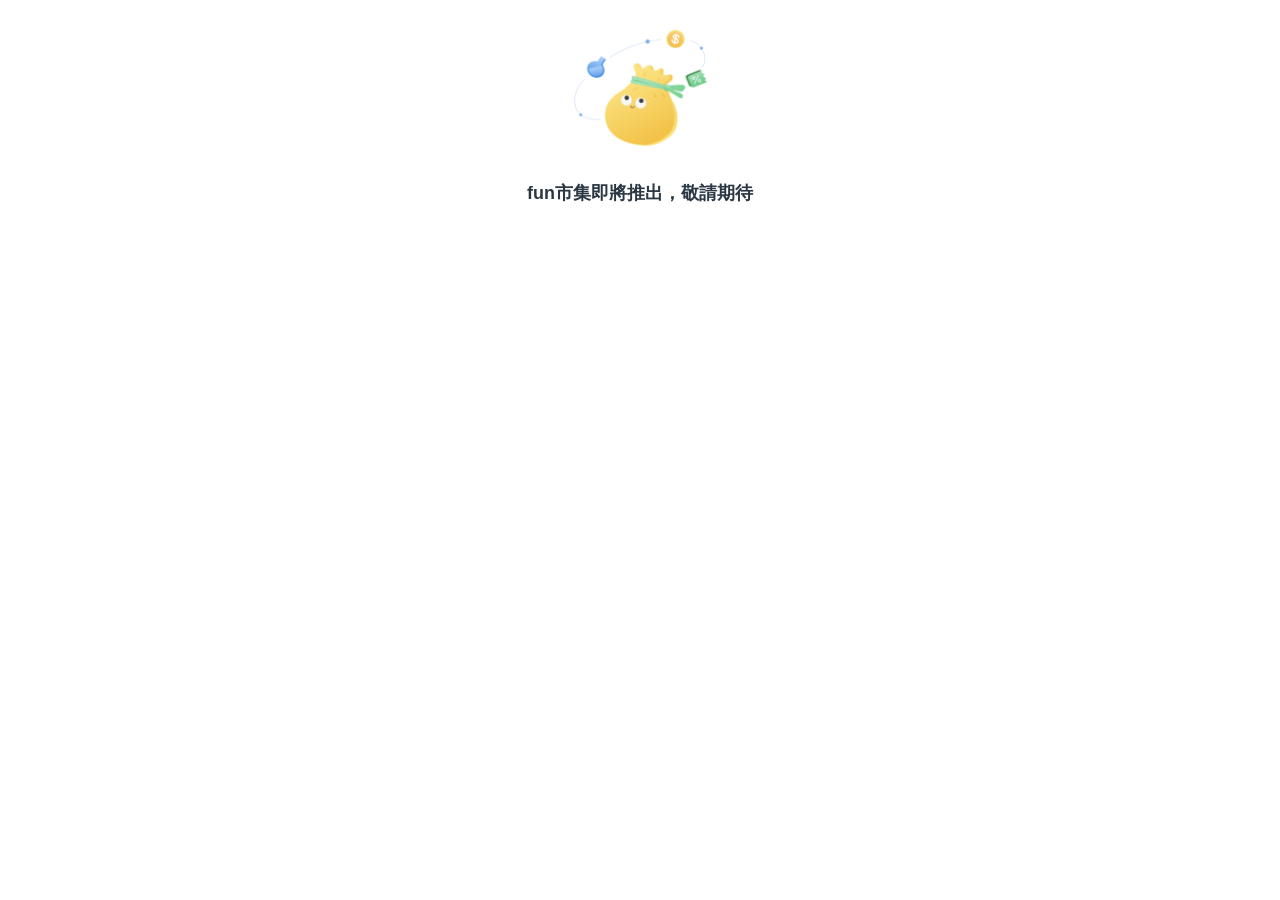
<file: coming-soon.html>
<!DOCTYPE html>
<!-- ↓【APP版本】<html> 增加 class「app」-->
<html class="no-js" lang="zh-Hant-TW">
  <head>
    <!-- [START] 測試站防止被爬蟲搜尋-->
    <!--
    上線後刪除此段Meta與註解
    參考文件：https://developers.google.com/search/reference/robots_meta_tag?hl=zh-tw
    -->
    <meta name="robots" content="noindex, nofollow,noarchive,nosnippet,noimageindex,noodp">
    <!-- [END] 測試站防止被爬蟲搜尋-->
    <meta charset="utf-8">
    <meta http-equiv="x-ua-compatible" content="ie=edge">
    <meta name="viewport" content="width=device-width, initial-scale=1.0, maximum-scale=1.0, user-scalable=no">
    <meta name="format-detection" content="telephone=no">
    <meta name="theme-color" content="#ffffff">
    <title>小丸子 | beanfun! 寶物市集</title>
    <link rel="icon" type="image/png" href="images/favicon.png">
    <link rel="apple-touch-icon" href="images/touch-icon.png">
    <!-- [START] SEO Setting-->
    <!-- OG Image 需換上正確網址連結--><!--
    <link rel="canonical" href="頁面連結">-->
    <meta name="description" content="交友聊天、分享生活點滴，讓您結交更多相同興趣的夥伴，遊戲、支付、群聊、拍賣、新聞，何必到處奔走，beanfun! 一指搞定！">
    <meta name="keywords" content="beanfun,beanfun!,零用金,一億,遊戲橘子,遊戲,樂點,gashpoint,有閑,橘子支付,酷瞧,nownews,天堂,直播,天堂m,跑跑卡丁車,艾爾之光,瑪奇,楓之谷,陳瑀希">
    <meta property="og:type" content="website">
    <meta property="og:title" content="小丸子 | beanfun! 寶物市集">
    <meta property="og:description" content="交友聊天、分享生活點滴，讓您結交更多相同興趣的夥伴，遊戲、支付、群聊、拍賣、新聞，何必到處奔走，beanfun! 一指搞定！"><!--
    <meta property="og:url" content="頁面連結">-->
    <meta property="og:image" content="http://gashpoint.begonia-design.com.tw/images/og-img.png">
    <meta property="og:locale" content="zh_TW">
    <meta name="twitter:card" content="summary">
    <meta name="twitter:title" content="小丸子 | beanfun! 寶物市集">
    <meta name="twitter:description" content="交友聊天、分享生活點滴，讓您結交更多相同興趣的夥伴，遊戲、支付、群聊、拍賣、新聞，何必到處奔走，beanfun! 一指搞定！">
    <meta name="twitter:image" content="http://gashpoint.begonia-design.com.tw/images/og-img.png">
    <!-- ==========-->
    <!-- 結構化資料(JSON-LD) - Global-->
    <!-- 網址要改正式站網址、搜尋要改正確搜尋網址(SearchAction > target)-->
    <script type="application/ld+json">
      {
      	"@context":"http://schema.org",
      	"@graph": [
      		{
      			"@type":"Organization",
      			"name":"Gamania Group",
      			"legalName":"遊戲橘子數位科技股份有限公司",
      			"foundingDate":"1995-06-12",
      			"url":"http://gashpoint.begonia-design.com.tw/",
      			"logo":"http://gashpoint.begonia-design.com.tw/images/logo-brand.png",
      			"contactPoint" : [
      				{
      					"@type" : "ContactPoint",
      					"telephone" : "+886-2-2658-8866",
      					"contactType" : "聯絡電話 (Customer Service)",
      					"areaServed" : "TW",
      					"availableLanguage" : ["Taiwanese Mandarin"]
      				} , {
      					"@type" : "ContactPoint",
      					"email" : "business@gamania.com",
      					"contactType" : "商務洽談 (Business Contact)",
      					"areaServed" : "TW",
      					"availableLanguage" : ["Taiwanese Mandarin"]
      				} , {
      					"@type" : "ContactPoint",
      					"email" : "pr@gamania.com",
      					"contactType" : "公關聯繫 (PR Contact)",
      					"areaServed" : "TW",
      					"availableLanguage" : ["Taiwanese Mandarin"]
      				} , {
      					"@type" : "ContactPoint",
      					"email" : "ir@gamania.com",
      					"contactType" : "投資人關係聯繫 (IR Contact)",
      					"areaServed" : "TW",
      					"availableLanguage" : ["Taiwanese Mandarin"]
      				} , {
      					"@type" : "ContactPoint",
      					"email" : "bd@gamania.com",
      					"contactType" : "商務洽談 (Business Contact)",
      					"areaServed" : "HK",
      					"availableLanguage" : ["Chinese","English"]
      				} , {
      					"@type" : "ContactPoint",
      					"email" : "hk_pr@gamania.com",
      					"contactType" : "公關聯繫 (PR Contact)",
      					"areaServed" : "HK",
      					"availableLanguage" : ["Chinese","English"]
      				} , {
      					"@type" : "ContactPoint",
      					"email" : "PaymentAgent-JP@gashpoint.com",
      					"contactType" : "ビジネス問い合わせ (Business Contact)",
      					"areaServed" : "JP",
      					"availableLanguage" : ["Japanese"]
      				} , {
      					"@type" : "ContactPoint",
      					"email" : "philiplee@gashpoint.com",
      					"contactType" : "비즈니스 상담 (Business Contact)",
      					"areaServed" : "KR",
      					"availableLanguage" : ["Korean Hangul"]
      				}
      			],
      			"address": {
      				"@type":"PostalAddress",
      				"postalCode":"114",
      				"streetAddress":"瑞湖街111號",
      				"addressLocality":"台北市內湖區",
      				"addressRegion":"台灣",
      				"addressCountry": {
      					"@type": "Country",
      					"name": "TW"
      				}
      			},
      			"sameAs": [
      				"https://zh.wikipedia.org/wiki/遊戲橘子",
      				"https://www.gamania.com/",
      				"https://www.beanfun.com/",
      				"https://www.facebook.com/gamaniaglobal",
      				"https://www.youtube.com/user/gvoicemovie",
      				"https://play.google.com/store/apps/details?id=com.gamania.beanfun",
      				"https://apps.apple.com/tw/app/beanfun/id1108282446"
      			]
      		}
      	]
      	
      }
    </script>
    <!-- [END] SEO Setting-->
    <!-- [START] preload-->
    <link rel="preload" as="font" type="font/woff2" crossorigin="" href="fonts/icons/icon.woff2">
    <!-- [END] preload-->
    <!-- [START] CSS ==================================================-->
    <!-- CSS - Common-->
    <link rel="stylesheet" href="css/style.min.css">
    <!-- CSS - Page-->
    <link rel="stylesheet" href="css/product-list.min.css">
    <!-- CSS - 【APP版本】--><!--
    <link rel="stylesheet" href="css/app.min.css">-->
    <!-- [END] CSS ==================================================-->
  </head>
  <body>
    <!-- [START] Header ==================================================-->
    <!-- Loader-->
    <!-- 呼叫：【開啟】 pageLoading();、【關閉】 pageLoaded();-->
    <div class="loader" id="loader">
      <div class="loader__img-box">
        <div class="loader__svg-wrapper">
          <svg class="bean" xmlns="http://www.w3.org/2000/svg" viewBox="0 0 46 40" width="46" height="40">
            <path class="body" d="M30,5.9c3.38-.8,6.69-1.46,10.56.79s8.28,9.45,3,18.21a19.13,19.13,0,0,1-14.93,9,24.58,24.58,0,0,1-3.3.17,4.48,4.48,0,0,0-3.52,1.57,16.65,16.65,0,0,1-3.52,3.62c-1.66,1-1.63-1.31-1.63-1.31a15.65,15.65,0,0,1,.09-2.39c.14-1.21-1.47-2.71-1.47-2.71a22.77,22.77,0,0,0-2.85-1c-.75-.13-9-3.11-11.51-11A18.8,18.8,0,0,1,2,6.64,14.89,14.89,0,0,1,7.52,1.33c3.85-2.12,10.91.48,10.91.48s4.16,2,5.69,2.89A7.4,7.4,0,0,0,30,5.9Z" fill="#26d07c" fill-rule="evenodd"></path>
            <path class="eye-outer" d="M14,14A4.5,4.5,0,1,1,9.5,9.5,4.49,4.49,0,0,1,14,14m9,2a4.5,4.5,0,1,1-4.5-4.5A4.5,4.5,0,0,1,23,16" fill="#fefefe" fill-rule="evenodd"></path>
            <path class="shadow" d="M40.59,6.69C37,4.61,33.92,5,30.81,5.72Q42.2,18.18,26.43,34a19.87,19.87,0,0,0,2.18-.15,19.13,19.13,0,0,0,14.93-9C48.86,16.14,44.46,8.93,40.59,6.69Z" fill-rule="evenodd" opacity="0.05" style="isolation: isolate"></path>
            <path class="eye-r" display="none" d="M12,14.5a2,2,0,1,1-2-2,2,2,0,0,1,2,2" fill="#050101" fill-rule="evenodd"></path>
            <path class="eye-l" display="none" d="M21,16.5a2,2,0,1,1-2-2,2,2,0,0,1,2,2" fill="#050101" fill-rule="evenodd"></path>
            <path class="eye-r-sleep" d="M11.73,15.5A2,2,0,0,1,8,14.5" fill="none" stroke="#050101" stroke-linecap="round" stroke-miterlimit="10" fill-rule="evenodd"></path>
            <path class="eye-l-sleep" d="M20.73,17.5a2,2,0,0,1-3.73-1" fill="none" stroke="#050101" stroke-linecap="round" stroke-miterlimit="10" fill-rule="evenodd"></path>
          </svg>
        </div>
      </div>
    </div>
    
    <main class="main-container" id="main-container">
      <figure class="object-xy-middle text-center">
        <img src="images/coming-soon/coming-soon.svg" alt="">
        <div class="reveal-msg__title mt-0">fun市集即將推出，敬請期待</div>
      </figure>
    </main>
    
    <!-- 【Web版本】[END] Footer ==================================================-->
    <button class="gotop js-gotop"> <i class="be-icon be-icon-arrow-top" aria-hidden="true"></i><span class="gotop_txt bold">top </span></button>
    <!-- [START] JS ==================================================-->
    <!-- JS - Common-->
    <script src="js/vendor/jquery-3.6.0.min.js"></script>
    <script src="js/vendor/foundation.6.6.3.min.js" async></script>
    <script src="js/vendor/lib.min.js" async></script>
    <script src="js/vendor/vue-2.6.14.min.js" async></script>
    <script src="js/all.min.js" defer></script>
    <!-- JS - Page-->
    <script>
      // [START] 啟動Vue + 移除Loading
      //- 將前端開發環境安裝Vue，沒有其它作用，串接不需要請拆除
      (function(window, document) {
      	function vueBuild() {
      		var vmHeader = new Vue({ el: '#header' });
      		var vmCont = new Vue({ el: '#main-container' });
      		var vmFooter = new Vue({ el: '#footer' });
      
      		setTimeout(function() {
      			pageLoaded(); //- 移除Loading
      			//- lazy.set(); // （全站）如果圖片一直沒讀入，建議讀取完內容後重設 Lazy Load
      		}, 100);
      	}
      	window.addEventListener("load", vueBuild);
      })(window, document);
      // [END] 啟動Vue + 移除Loading
    </script>
    <!-- [END] JS ==================================================-->
  </body>
</html>
</file>
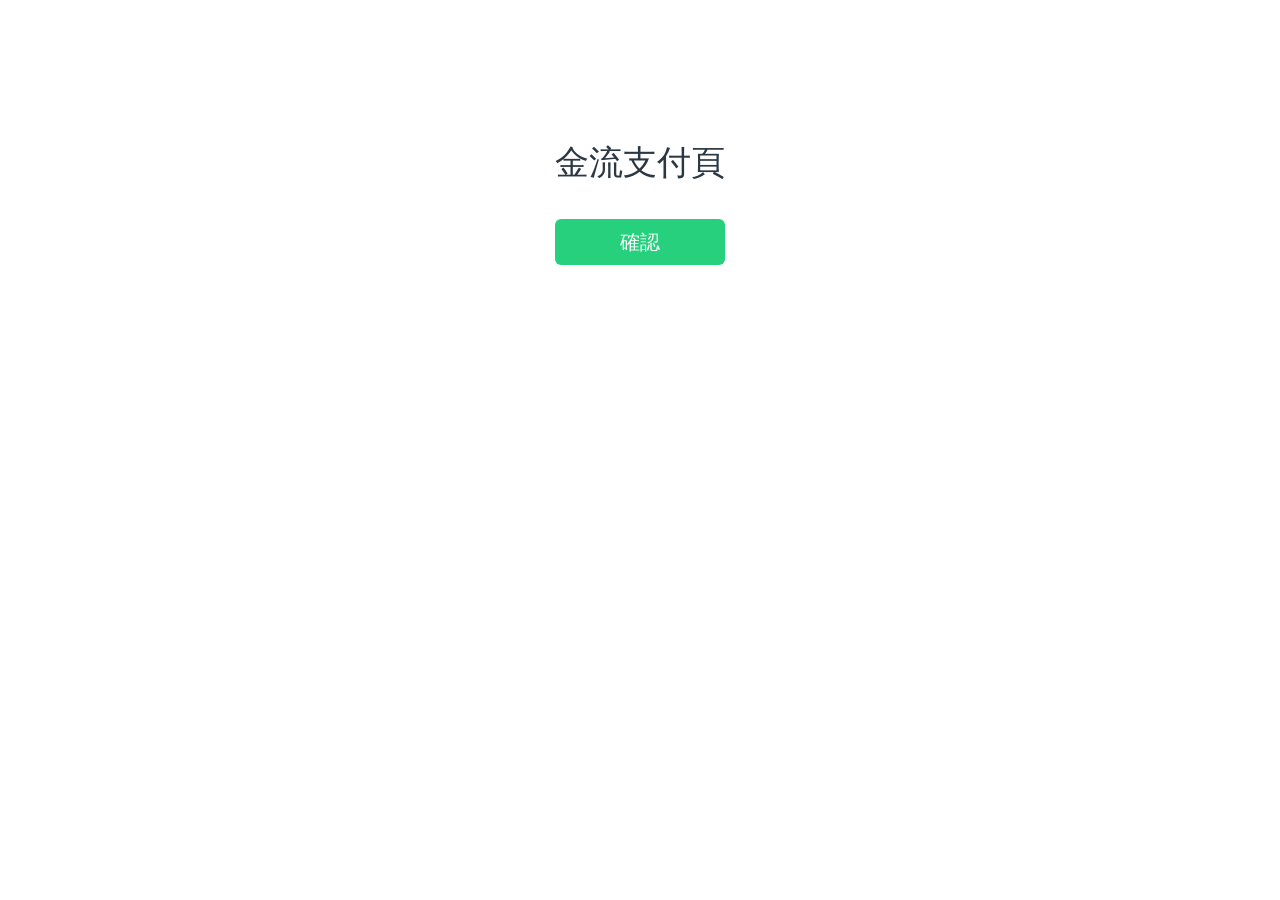
<file: gold-flow.html>
<!DOCTYPE html>
<!-- ↓【APP版本】<html> 增加 class「app」-->
<html class="no-js" lang="zh-Hant-TW">
  <head>
    <!-- [START] 測試站防止被爬蟲搜尋-->
    <!--
    上線後刪除此段Meta與註解
    參考文件：https://developers.google.com/search/reference/robots_meta_tag?hl=zh-tw
    -->
    <meta name="robots" content="noindex, nofollow,noarchive,nosnippet,noimageindex,noodp">
    <!-- [END] 測試站防止被爬蟲搜尋-->
    <meta charset="utf-8">
    <meta http-equiv="x-ua-compatible" content="ie=edge">
    <meta name="viewport" content="width=device-width, initial-scale=1.0, maximum-scale=1.0, user-scalable=no">
    <meta name="format-detection" content="telephone=no">
    <meta name="theme-color" content="#ffffff">
    <title>fun市集｜金流支付</title>
    <link rel="icon" type="image/png" href="images/favicon.png">
    <link rel="apple-touch-icon" href="images/touch-icon.png">
    <!-- [START] SEO Setting-->
    <!-- OG Image 需換上正確網址連結--><!--
    <link rel="canonical" href="頁面連結">-->
    <meta name="description" content="交友聊天、分享生活點滴，讓您結交更多相同興趣的夥伴，遊戲、支付、群聊、拍賣、新聞，何必到處奔走，beanfun! 一指搞定！">
    <meta name="keywords" content="beanfun,beanfun!,零用金,一億,遊戲橘子,遊戲,樂點,gashpoint,有閑,橘子支付,酷瞧,nownews,天堂,直播,天堂m,跑跑卡丁車,艾爾之光,瑪奇,楓之谷,陳瑀希">
    <meta property="og:type" content="website">
    <meta property="og:title" content="fun市集｜金流支付">
    <meta property="og:description" content="交友聊天、分享生活點滴，讓您結交更多相同興趣的夥伴，遊戲、支付、群聊、拍賣、新聞，何必到處奔走，beanfun! 一指搞定！"><!--
    <meta property="og:url" content="頁面連結">-->
    <meta property="og:image" content="http://gashpoint.begonia-design.com.tw/images/og-img.png">
    <meta property="og:locale" content="zh_TW">
    <meta name="twitter:card" content="summary">
    <meta name="twitter:title" content="fun市集｜金流支付">
    <meta name="twitter:description" content="交友聊天、分享生活點滴，讓您結交更多相同興趣的夥伴，遊戲、支付、群聊、拍賣、新聞，何必到處奔走，beanfun! 一指搞定！">
    <meta name="twitter:image" content="http://gashpoint.begonia-design.com.tw/images/og-img.png">
    <!-- ==========-->
    <!-- 結構化資料(JSON-LD) - Global-->
    <!-- 網址要改正式站網址、搜尋要改正確搜尋網址(SearchAction > target)-->
    <script type="application/ld+json">
      {
      	"@context":"http://schema.org",
      	"@graph": [
      		{
      			"@type":"Organization",
      			"name":"Gamania Group",
      			"legalName":"遊戲橘子數位科技股份有限公司",
      			"foundingDate":"1995-06-12",
      			"url":"http://gashpoint.begonia-design.com.tw/",
      			"logo":"http://gashpoint.begonia-design.com.tw/images/logo-brand.png",
      			"contactPoint" : [
      				{
      					"@type" : "ContactPoint",
      					"telephone" : "+886-2-2658-8866",
      					"contactType" : "聯絡電話 (Customer Service)",
      					"areaServed" : "TW",
      					"availableLanguage" : ["Taiwanese Mandarin"]
      				} , {
      					"@type" : "ContactPoint",
      					"email" : "business@gamania.com",
      					"contactType" : "商務洽談 (Business Contact)",
      					"areaServed" : "TW",
      					"availableLanguage" : ["Taiwanese Mandarin"]
      				} , {
      					"@type" : "ContactPoint",
      					"email" : "pr@gamania.com",
      					"contactType" : "公關聯繫 (PR Contact)",
      					"areaServed" : "TW",
      					"availableLanguage" : ["Taiwanese Mandarin"]
      				} , {
      					"@type" : "ContactPoint",
      					"email" : "ir@gamania.com",
      					"contactType" : "投資人關係聯繫 (IR Contact)",
      					"areaServed" : "TW",
      					"availableLanguage" : ["Taiwanese Mandarin"]
      				} , {
      					"@type" : "ContactPoint",
      					"email" : "bd@gamania.com",
      					"contactType" : "商務洽談 (Business Contact)",
      					"areaServed" : "HK",
      					"availableLanguage" : ["Chinese","English"]
      				} , {
      					"@type" : "ContactPoint",
      					"email" : "hk_pr@gamania.com",
      					"contactType" : "公關聯繫 (PR Contact)",
      					"areaServed" : "HK",
      					"availableLanguage" : ["Chinese","English"]
      				} , {
      					"@type" : "ContactPoint",
      					"email" : "PaymentAgent-JP@gashpoint.com",
      					"contactType" : "ビジネス問い合わせ (Business Contact)",
      					"areaServed" : "JP",
      					"availableLanguage" : ["Japanese"]
      				} , {
      					"@type" : "ContactPoint",
      					"email" : "philiplee@gashpoint.com",
      					"contactType" : "비즈니스 상담 (Business Contact)",
      					"areaServed" : "KR",
      					"availableLanguage" : ["Korean Hangul"]
      				}
      			],
      			"address": {
      				"@type":"PostalAddress",
      				"postalCode":"114",
      				"streetAddress":"瑞湖街111號",
      				"addressLocality":"台北市內湖區",
      				"addressRegion":"台灣",
      				"addressCountry": {
      					"@type": "Country",
      					"name": "TW"
      				}
      			},
      			"sameAs": [
      				"https://zh.wikipedia.org/wiki/遊戲橘子",
      				"https://www.gamania.com/",
      				"https://www.beanfun.com/",
      				"https://www.facebook.com/gamaniaglobal",
      				"https://www.youtube.com/user/gvoicemovie",
      				"https://play.google.com/store/apps/details?id=com.gamania.beanfun",
      				"https://apps.apple.com/tw/app/beanfun/id1108282446"
      			]
      		}
      	]
      	
      }
    </script>
    <!-- [END] SEO Setting-->
    <!-- [START] preload-->
    <link rel="preload" as="font" type="font/woff2" crossorigin="" href="fonts/icons/icon.woff2">
    <!-- [END] preload-->
    <!-- [START] CSS ==================================================-->
    <!-- CSS - Common-->
    <link rel="stylesheet" href="css/style.min.css">
    <!-- CSS - Page-->
    <style>
      .hd,
      footer,
      .loader {
      	display: none;
      }
      
      .title {
      	margin-bottom: 2rem;
      }
      
    </style>
    <!-- CSS - 【APP版本】--><!--
    <link rel="stylesheet" href="css/app.min.css">-->
    <!-- [END] CSS ==================================================-->
  </head>
  <body>
    <!-- [START] Header ==================================================-->
    <!-- Loader-->
    <!-- 呼叫：【開啟】 pageLoading();、【關閉】 pageLoaded();-->
    <div class="loader" id="loader">
      <div class="loader__img-box">
        <div class="loader__svg-wrapper">
          <svg class="bean" xmlns="http://www.w3.org/2000/svg" viewBox="0 0 46 40" width="46" height="40">
            <path class="body" d="M30,5.9c3.38-.8,6.69-1.46,10.56.79s8.28,9.45,3,18.21a19.13,19.13,0,0,1-14.93,9,24.58,24.58,0,0,1-3.3.17,4.48,4.48,0,0,0-3.52,1.57,16.65,16.65,0,0,1-3.52,3.62c-1.66,1-1.63-1.31-1.63-1.31a15.65,15.65,0,0,1,.09-2.39c.14-1.21-1.47-2.71-1.47-2.71a22.77,22.77,0,0,0-2.85-1c-.75-.13-9-3.11-11.51-11A18.8,18.8,0,0,1,2,6.64,14.89,14.89,0,0,1,7.52,1.33c3.85-2.12,10.91.48,10.91.48s4.16,2,5.69,2.89A7.4,7.4,0,0,0,30,5.9Z" fill="#26d07c" fill-rule="evenodd"></path>
            <path class="eye-outer" d="M14,14A4.5,4.5,0,1,1,9.5,9.5,4.49,4.49,0,0,1,14,14m9,2a4.5,4.5,0,1,1-4.5-4.5A4.5,4.5,0,0,1,23,16" fill="#fefefe" fill-rule="evenodd"></path>
            <path class="shadow" d="M40.59,6.69C37,4.61,33.92,5,30.81,5.72Q42.2,18.18,26.43,34a19.87,19.87,0,0,0,2.18-.15,19.13,19.13,0,0,0,14.93-9C48.86,16.14,44.46,8.93,40.59,6.69Z" fill-rule="evenodd" opacity="0.05" style="isolation: isolate"></path>
            <path class="eye-r" display="none" d="M12,14.5a2,2,0,1,1-2-2,2,2,0,0,1,2,2" fill="#050101" fill-rule="evenodd"></path>
            <path class="eye-l" display="none" d="M21,16.5a2,2,0,1,1-2-2,2,2,0,0,1,2,2" fill="#050101" fill-rule="evenodd"></path>
            <path class="eye-r-sleep" d="M11.73,15.5A2,2,0,0,1,8,14.5" fill="none" stroke="#050101" stroke-linecap="round" stroke-miterlimit="10" fill-rule="evenodd"></path>
            <path class="eye-l-sleep" d="M20.73,17.5a2,2,0,0,1-3.73-1" fill="none" stroke="#050101" stroke-linecap="round" stroke-miterlimit="10" fill-rule="evenodd"></path>
          </svg>
        </div>
      </div>
    </div>
    <!-- Header-->
    <header class="hd" id="header">
      <!-- 【Web版本】[START] Header-->
      <div class="hd-main">
        <div class="hd-main__l">
          <!-- Logo - 只有首頁使用<h1>--><!--
          <h1 class="brand-logo"><a class="brand-logo__link" href="/"><img class="brand-logo__img svg" src="images/logo.svg" alt="beanfun!寶物市集" width="160" height="18"></a></h1>-->
          <!-- Logo - 其餘使用<div>-->
          <div class="brand-logo"><a class="brand-logo__link" href="/"><img class="brand-logo__img svg" src="images/logo.svg" alt="beanfun!寶物市集" width="160" height="18"></a></div>
        </div>
        <div class="hd-main__c">
          <!-- [START] 搜尋介面<form> (Web, App 同一個)
          - <meta itemprop="url"> 要更換為正式站首頁網址(Domain)
          - <meta itemprop="target"> content 說明：
          	- 寫入範例：https://www.example.com/search/?q={globalSearch}
          	- 結果網址：https://www.example.com/search/?q=kittens
          	- globalSearch 為搜尋 input 的 name
          - 更多說明：https://developers.google.com/search/docs/advanced/structured-data/sitelinks-searchbox?hl=zh-tw
          -->
          <div class="hd-search js-search-group" id="hd-search" itemscope="" itemtype="https://schema.org/WebSite">
            <meta itemprop="url" content="http://gashpoint.begonia-design.com.tw/">
            <div class="hd-search__cont">
              <div class="hd-search__top-box">
                <div class="hd-search__top-box__l">
                  <form class="hd-search__input-box" action="search.html" itemprop="potentialAction" itemscope="" itemtype="https://schema.org/SearchAction">
                    <meta itemprop="target" content="http://gashpoint.begonia-design.com.tw/search?q={globalSearch}">
                    <input class="hd-search__input" type="search" name="globalSearch" placeholder="請輸入您想要尋找的寶物名稱" aria-label="請輸入您想要尋找的寶物名稱" itemprop="query-input" autocomplete="off" required="">
                    <button class="hd-search__btn-reset" type="reset"><i class="be-icon be-icon-close-circle" role="img" aria-label="清除"></i></button>
                    <button class="hd-search__btn-submit" type="submit" disabled=""><i class="be-icon be-icon-search" role="img" aria-label="搜尋"></i></button>
                  </form>
                </div>
                <div class="hd-search__top-box__r">
                  <button class="hd-search__btn-close" type="button" data-close="">關閉</button>
                </div>
              </div>
              <div class="hd-search__result">
                <div class="hd-search__result__block" data-layout="recommend">
                  <div class="hd-search__result__title">推薦關鍵字</div>
                  <ul class="hd-search__result__list" id="hd-search-recommend">
                    <!-- [START] Item-->
                        <li class="hd-search__result__item"><a class="hd-search__result__link" href="search.html">最新上架</a></li>
                    <!-- [END] Item-->
                    <!-- [START] ↓可刪除重複區塊-->
                        <li class="hd-search__result__item"><a class="hd-search__result__link" href="search.html">道具</a></li>
                        <li class="hd-search__result__item"><a class="hd-search__result__link" href="search.html">票券</a></li>
                        <li class="hd-search__result__item"><a class="hd-search__result__link" href="search.html">月光雕刻師</a></li>
                        <li class="hd-search__result__item"><a class="hd-search__result__link" href="search.html">新楓之谷</a></li>
                    <!-- [END] ↑可刪除重複區塊-->
                  </ul>
                </div>
              </div>
            </div>
          </div>
          <!-- [END] 搜尋介面<form>-->
        </div>
        <div class="hd-main__r">
          <!-- 搜尋 (Button Only, Mobile Only)-->
          <div class="hd-main__r__item hd-btn-search js-search-open">
            <button class="hd-main__r__btn" type="button"><i class="be-icon be-icon-search" aria-hidden="true"></i><span class="text">搜尋</span></button>
          </div>
          <!-- APP下載-->
          <div class="hd-main__r__item hd-download"><a class="hd-main__r__btn" href="https://beanfun.onelink.me/LARd/baf45339"><i class="be-icon be-icon-mobile" aria-hidden="true"></i><span class="text">APP下載</span></a></div>
          <!-- 購物車-->
          <div class="hd-main__r__item hd-cart"><a class="hd-main__r__btn" href="cart.html"> <i class="be-icon be-icon-bag" aria-hidden="true"></i><span class="text">購物車</span></a></div>
          <!-- 【Web版本】[PC版] 未登入（會員專區）--><!--
          <div class="hd-main__r__item hd-member"><a class="hd-main__r__btn" href="login.html"><span class="text hd-member__name">登入/註冊</span><i class="be-icon be-icon-member-circle" aria-hidden="true"></i></a></div>-->
          <!-- 【Web版本】[PC版] 已登入（會員專區）-->
          <!-- 預設圖: images/product/profile_photo_default.jpg-->
          <div class="hd-main__r__item hd-member"><a class="hd-main__r__btn" href="member.html"><span class="text hd-member__name">kilet12244869</span><img class="user-info__photo-box lazy" src="images/1x1.gif" data-src="images/profile_photo_default.jpg" width="24" height="24" alt="使用者名稱"></a></div>
        </div>
      </div>
      <!-- 【Web版本】[END] Header-->
      <!-- 【APP版本】[START] Header部分頁面才有：搜尋、分享、書籤
      -->
      <div class="hd-app">
        <div class="hd-app__l"><a class="btn-icon" href="javascript:history.back();" aria-label="返回"><i class="be-icon be-icon-back" aria-hidden="true"></i></a>
        </div>
        <div class="hd-app__c">
          <div class="hd-app__title clamp-1">金流支付頁</div>
        </div>
        <div class="hd-app__r">
          <button class="hd-app__btn-search btn-icon js-search-open" id="hd-search-btn" type="button" aria-label="搜尋"><i class="be-icon be-icon-search" aria-hidden="true"></i></button>
        </div>
      </div>
      <!-- 【APP版本】[END] Header-->
    </header>
    <!-- [END] Header ==================================================-->
    <!-- [START] Content ==================================================-->
    <main class="main-container" id="main-container">
      <section class="sec sec-first">
        <h2 class="title text-center">金流支付頁</h2>
        <div class="button-box grid-x align-center align-middle"><a class="btn" href="cart-success.html">確認</a></div>
      </section>
    </main>
    <!-- [END] Content ==================================================-->
    <!-- 【Web版本】[START] Footer ==================================================-->
    <footer class="ft" id="footer">
      <div class="ft__bg-box lazy lazy-css"></div>
      <div class="ft-top">
        <div class="grid-container">
          <nav class="ft-sitemap">
            <div class="ft-sitemap__block">
              <div class="ft-sitemap__cont">
                <div class="h5 ft-sitemap__title">關於beanfun!</div>
                <ul class="ft-sitemap__list">
                      <li class="ft-sitemap__item"><a class="ft-sitemap__link" href="javascript:;"><span class="text">beanfun! 介紹</span></a></li>
                      <li class="ft-sitemap__item"><a class="ft-sitemap__link" href="javascript:;"><span class="text">服務與連結</span></a></li>
                </ul>
              </div>
            </div>
            <div class="ft-sitemap__block">
              <div class="ft-sitemap__cont">
                <div class="h5 ft-sitemap__title">客服中心</div>
                <ul class="ft-sitemap__list">
                      <li class="ft-sitemap__item"><a class="ft-sitemap__link" href="javascript:;"><span class="text">幫助中心</span></a></li>
                      <li class="ft-sitemap__item"><a class="ft-sitemap__link" href="javascript:;"><span class="text">常見QA</span></a></li>
                      <li class="ft-sitemap__item"><a class="ft-sitemap__link" href="https://pse.is/MLZD4" target="_blank" rel="nopener noreferrer"><span class="text">聯絡客服</span></a></li>
                      <li class="ft-sitemap__item"><a class="ft-sitemap__link" href="javascript:;"><span class="text">反詐騙宣導</span></a></li>
                </ul>
              </div>
            </div>
            <div class="ft-sitemap__block">
              <div class="ft-sitemap__cont">
                <div class="h5 ft-sitemap__title">合約與條款</div>
                <ul class="ft-sitemap__list">
                      <li class="ft-sitemap__item"><a class="ft-sitemap__link" href="https://www.beanfun.com/privacy" target="_blank" rel="nopener noreferrer"><span class="text">隱私權政策</span></a></li>
                      <li class="ft-sitemap__item"><a class="ft-sitemap__link" href="https://www.beanfun.com/privacy" target="_blank" rel="nopener noreferrer"><span class="text">Cookie 政策</span></a></li>
                      <li class="ft-sitemap__item"><a class="ft-sitemap__link" href="javascript:;"><span class="text">bf! 寶物市集使用條款</span></a></li>
                      <li class="ft-sitemap__item"><a class="ft-sitemap__link" href="javascript:;"><span class="text">bf! 寶物市集平台合約</span></a></li>
                </ul>
              </div>
            </div>
            <div class="ft-sitemap__block">
              <div class="ft-sitemap__cont">
                <div class="h5 ft-sitemap__title">下載beanfun!</div>
                <div class="ft-download">
                  <div class="ft-download__item type-qr"><a class="ft-download__link" href="https://beanfun.onelink.me/LARd/baf45339" target="_blank"><img class="ft-download__img lazy" src="images/1x1.gif" data-src="images/qr.jpg" alt="beanfun! APP 下載 QR Code" width="140" height="140"></a></div>
                  <div class="ft-download__item type-apple"><a class="ft-download__link" href="https://beanfun.onelink.me/LARd/baf45339" target="_blank"><img class="ft-download__img lazy" src="images/1x1.gif" data-src="images/app-store@2x.png" data-srcset="images/app-store@2x.png 2x, images/app-store@3x.png 3x" alt="beanfun! APP Store" width="190" height="57"></a></div>
                  <div class="ft-download__item type-google"><a class="ft-download__link" href="https://beanfun.onelink.me/LARd/baf45339" target="_blank"><img class="ft-download__img lazy" src="images/1x1.gif" data-src="images/google-play@2x.png" data-srcset="images/google-play@2x.png 2x, images/google-play@3x.png 3x" alt="beanfun! Google Play" width="190" height="59"></a></div>
                </div>
              </div>
            </div>
          </nav>
        </div>
      </div>
      <div class="ft-bottom">
        <div class="ft-bottom__r">
          <div class="ft-lang">
            <div class="ft-lang__title">語言設定：</div>
            <div class="ft-lang__cont">
              <select class="ft-lang__select" name="lang">
                <option value="zh-tc">繁中</option>
                <option value="zh-sc">簡中</option>
                <option value="en">English</option>
              </select>
            </div>
          </div>
        </div>
        <div class="ft-bottom__l"><span class="ft-copyright">Copyright © 2021. beanfun! All rights reserved.</span></div>
      </div>
    </footer>
    <!-- 【Web版本】[END] Footer ==================================================-->
    <button class="gotop js-gotop"> <i class="be-icon be-icon-arrow-top" aria-hidden="true"></i><span class="gotop_txt bold">top </span></button>
    <!-- [START] JS ==================================================-->
    <!-- JS - Common-->
    <script src="js/vendor/jquery-3.6.0.min.js"></script>
    <script src="js/vendor/foundation.6.6.3.min.js" async></script>
    <script src="js/vendor/lib.min.js" async></script>
    <script src="js/vendor/vue-2.6.14.min.js" async></script>
    <script src="js/all.min.js" defer></script>
    <!-- JS - Page-->
    <script>
      // [START] 啟動Vue + 移除Loading
      //- 將前端開發環境安裝Vue，沒有其它作用，串接不需要請拆除
      (function(window, document) {
      	function vueBuild() {
      		var vmHeader = new Vue({ el: '#header' });
      		var vmCont = new Vue({ el: '#main-container' });
      		var vmFooter = new Vue({ el: '#footer' });
      
      		setTimeout(function() {
      			pageLoaded(); //- 移除Loading
      			//- lazy.set(); // （全站）如果圖片一直沒讀入，建議讀取完內容後重設 Lazy Load
      		}, 100);
      	}
      	window.addEventListener("load", vueBuild);
      })(window, document);
      // [END] 啟動Vue + 移除Loading
    </script>
    <!-- [END] JS ==================================================-->
  </body>
</html>
</file>
<file: fonts/icons/icons.css>
@font-face {
  font-family: "icon";
  src: url("icon.eot");
  src: url("icon.eot?#iefix") format("embedded-opentype"), url("icon.woff2") format("woff2"), url("icon.woff") format("woff"), url("icon.ttf") format("truetype"), url("icon.svg#icon") format("svg");
  font-display: block;
  unicode-range: U+EA01-EA2C;
}

.be-icon {
  font-family: sans-serif;
  line-height: 1;
}

.be-icon:before {
  font-family: "icon";
  -webkit-font-smoothing: antialiased;
  -moz-osx-font-smoothing: grayscale;
  font-style: normal;
  font-weight: normal;
  font-variant: normal;
  text-transform: none;
  text-decoration: none;
  text-rendering: optimizeLegibility;
  -webkit-font-smoothing: antialiased;
  -moz-osx-font-smoothing: grayscale;
  speak: none;
  display: inline-block;
  text-decoration: inherit;
  width: 1em;
  margin-right: .2em;
  text-align: center;
  line-height: 1em;
  margin-left: .2em;
}

/* Glyphs list */
.be-icon-3d:before {
  content: '\ea01';
}

.be-icon-add:before {
  content: '\ea02';
}

.be-icon-arrow-bottom:before {
  content: '\ea03';
}

.be-icon-arrow-left:before {
  content: '\ea04';
}

.be-icon-arrow-right:before {
  content: '\ea05';
}

.be-icon-arrow-top:before {
  content: '\ea06';
}

.be-icon-back:before {
  content: '\ea07';
}

.be-icon-bag:before {
  content: '\ea08';
}

.be-icon-bag2:before {
  content: '\ea09';
}

.be-icon-bean:before {
  content: '\ea0a';
}

.be-icon-check-circle:before {
  content: '\ea0b';
}

.be-icon-close-circle:before {
  content: '\ea0c';
}

.be-icon-close:before {
  content: '\ea0d';
}

.be-icon-collect-fill:before {
  content: '\ea0e';
}

.be-icon-collect-thick:before {
  content: '\ea0f';
}

.be-icon-collect:before {
  content: '\ea10';
}

.be-icon-credit-card:before {
  content: '\ea11';
}

.be-icon-delete:before {
  content: '\ea12';
}

.be-icon-dot:before {
  content: '\ea13';
}

.be-icon-edit:before {
  content: '\ea14';
}

.be-icon-external-link:before {
  content: '\ea15';
}

.be-icon-faq:before {
  content: '\ea16';
}

.be-icon-filter:before {
  content: '\ea17';
}

.be-icon-full-screen:before {
  content: '\ea18';
}

.be-icon-home:before {
  content: '\ea19';
}

.be-icon-income:before {
  content: '\ea1a';
}

.be-icon-info-circle:before {
  content: '\ea1b';
}

.be-icon-list-empty:before {
  content: '\ea1c';
}

.be-icon-list:before {
  content: '\ea1d';
}

.be-icon-logout:before {
  content: '\ea1e';
}

.be-icon-member-circle:before {
  content: '\ea1f';
}

.be-icon-member:before {
  content: '\ea20';
}

.be-icon-mobile:before {
  content: '\ea21';
}

.be-icon-obj:before {
  content: '\ea22';
}

.be-icon-realname:before {
  content: '\ea23';
}

.be-icon-record:before {
  content: '\ea24';
}

.be-icon-search:before {
  content: '\ea25';
}

.be-icon-seller:before {
  content: '\ea26';
}

.be-icon-send:before {
  content: '\ea27';
}

.be-icon-share:before {
  content: '\ea28';
}

.be-icon-star-fill:before {
  content: '\ea29';
}

.be-icon-star:before {
  content: '\ea2a';
}

.be-icon-store:before {
  content: '\ea2b';
}

.be-icon-bull:before {
  content: '\2022';
}

.be-icon-starkey:before {
  content: '\2217';
}

.be-icon-wallet:before {
  content: '\ea2c';
}
</file>
<file: fonts/icons/iconfont-demo.css>
* {
	-webkit-box-sizing: border-box;
	box-sizing: border-box;
}

html,
body {
	height: 100%;
}

body {
	margin: 0;
	padding: 0;
	font-family: Roboto, 'Microsoft Jhenghei', Arial, sans-serif;
}

h1,
h2,
h3,
h4,
h5,
h6,
input,
select,
button,
code {
	font-family: Roboto, 'Microsoft Jhenghei', Arial, sans-serif;
}

a {
	color: #fc812f;
}
a:hover {
	color: #f46404;
}

.wrapper {
	height: auto !important;
	min-height: 100%;
	position: relative;
}

.container {
	display: block;
	max-width: 1200px;
	padding-left: 15px;
	padding-right: 15px;
	margin: 0 auto;
}

/* Text */
.t-title {
	color: #a2a2a2;
}

.t-tip {
	color: #bfbfbf;
	font-weight: normal;
}

/* Container */
/* Header */
#header {
	position: static;
	padding-top: 10px;
	padding-bottom: 10px;
	overflow: auto;
	background: #f8f8f8;
	-webkit-box-shadow: 0 0 10px rgba(0, 0, 0, 0.2);
	box-shadow: 0 0 10px rgba(0, 0, 0, 0.2);
}

.hd-top {
	font-size: 14px;
	text-align: right;
}

.hd-center {
	display: -webkit-box;
	display: -ms-flexbox;
	display: flex;
	-webkit-box-pack: justify;
	-ms-flex-pack: justify;
	justify-content: space-between;
	-webkit-box-align: center;
	-ms-flex-align: center;
	align-items: center;
	margin-top: 31px;
	margin-bottom: 40px;
}
.hd-center .title {
	margin: 0;
	font-size: 64px;
	font-weight: normal;
}
.hd-center .title small {
	font-size: 37.5%;
	margin-left: 5px;
}

.hd-gulptip {
	padding: 10px 15px;
	background: #eeeeee;
	border: 1px solid #e5e5e5;
	min-width: 250px;
	font-size: 14px;
}
.hd-gulptip ul {
	margin: 0 0 4px;
	padding: 0;
	list-style: none;
}
.hd-gulptip p {
	margin: 0;
}
.hd-gulptip .t-tip {
	text-align: right;
}

/* Footer */
#footer {
	position: absolute;
	left: 0;
	bottom: 0;
	padding: 12px;
	width: 100%;
	font-size: 12px;
	text-align: center;
	color: #ccc;
	background: #333;
}
#footer a {
	color: #ccc;
	text-decoration: none;
}
#footer a:hover {
	color: #fc812f;
	text-decoration: underline;
}

/* Main */
#main {
	margin: 30px auto 0;
}

.btn {
	padding: 4px;
	font-size: 14px;
	color: #a2a2a2;
	background: #eeeeee;
	border: 1px solid #dcdcdc;
	cursor: pointer;
	-webkit-box-flex: 0;
	-ms-flex: 0 0 50px;
	flex: 0 0 50px;
}
.btn:hover {
	background: #e6e6e6;
	border-color: #c3c3c3;
}

.glyphs-list {
	margin: 0 -15px;
	padding: 0 0 40px;
	list-style: none;
}
.glyphs-list:before,
.glyphs-list:after {
	content: '';
	clear: both;
	display: table;
}
.glyphs-list li {
	float: left;
	width: 25%;
	padding: 15px;
	margin-bottom: 40px;
	text-align: center;
}
.glyphs-list li:hover {
	cursor: default;
	background: #fafafa;
}
.glyphs-list i {
	font-size: 48px;
	line-height: 1;
}
.glyphs-list h4 {
	margin: 8px 0 12px;
	font-size: 20px;
	font-weight: normal;
}
.glyphs-list .input-item {
	margin-bottom: 10px;
	display: -webkit-box;
	display: -ms-flexbox;
	display: flex;
}
.glyphs-list input {
	display: block;
	margin-right: 3px;
	padding: 10px 6px;
	width: 100%;
	border: 1px solid #dcdcdc;
	color: #a2a2a2;
	font-size: 12px;
}
.glyphs-list button {
	width: 50px;
	font-size: 14px;
	color: #a2a2a2;
	background: #eeeeee;
	border: 1px solid #dcdcdc;
	cursor: pointer;
	-webkit-box-flex: 0;
	-ms-flex: 0 0 50px;
	flex: 0 0 50px;
}
.glyphs-list button:hover {
	background: #e6e6e6;
	border-color: #c3c3c3;
}
.glyphs-list .text-code {
	text-align: left;
	font-size: 12px;
}
.glyphs-list .text-code .t-title {
	margin-right: 10px;
}
.glyphs-list code {
	margin: 16px 0 0;
	cursor: pointer;
}
.glyphs-list code:hover {
	color: #fc812f;
}

/* Alert */
.copysuctip {
	position: fixed;
	z-index: 50;
	top: 50%;
	left: 50%;
	margin-top: -18px;
	margin-left: -44px;
	padding: 8px 16px;
	border-radius: 5px;
	font-size: 14px;
	color: #fff;
	line-height: 1.5;
	background: rgba(0, 0, 0, 0.9);
	-webkit-animation: copysuctip_show 2s;
	animation: copysuctip_show 2s;
	-webkit-box-shadow: 0 0 5px rgba(0, 0, 0, 0.3);
	box-shadow: 0 0 5px rgba(0, 0, 0, 0.3);
	opacity: 0;
}

@-webkit-keyframes copysuctip_show {
	0%,
	100% {
		opacity: 0;
	}
	25%,
	75% {
		opacity: 1;
	}
}

@keyframes copysuctip_show {
	0%,
	100% {
		opacity: 0;
	}
	25%,
	75% {
		opacity: 1;
	}
}
.tooltip {
	position: relative;
}
.tooltip:before,
.tooltip:after {
	position: absolute;
	left: 50%;
	display: block;
	pointer-events: none;
	opacity: 0;
}
.tooltip:before {
	content: attr(data-title);
	bottom: -40px;
	padding: 8px;
	white-space: nowrap;
	color: #fff;
	font-size: 12px;
	background: #333;
	-webkit-transform: translateX(-50%);
	transform: translateX(-50%);
	border-radius: 5px;
	text-decoration: none;
}
.tooltip:after {
	content: '';
	bottom: -11px;
	margin-left: -8px;
	width: 0;
	height: 0;
	border: 8px solid transparent;
	border-bottom-color: #333333;
	border-top-width: 0;
}
.tooltip:hover:before,
.tooltip:hover:after {
	opacity: 1;
}

/*Radio */
.checkbox {
	position: absolute;
	opacity: 0;
	cursor: pointer;
}
.checkbox + label {
	position: relative;
	margin-left: 0;
	padding-left: 30px;
	font-size: 1rem;
	color: #a2a2a2;
	cursor: pointer;
}
.checkbox + label:before {
	content: '';
	position: absolute;
	left: 0;
	top: 0.6em;
	width: 16px;
	height: 16px;
	display: inline-block;
	background: #ffffff;
	border: 1px solid #cccccc;
	border-radius: 5px;
	-webkit-transform: translateY(-50%);
	transform: translateY(-50%);
	-webkit-transition: all 0.3s;
	transition: all 0.3s;
}
.checkbox + label:after {
	content: '';
	position: absolute;
	left: 3px;
	top: 0.6em;
	width: 0;
	height: 0;
	border: 0 solid #fc812f;
	border-top: 0 none;
	border-right: 0 none;
	-webkit-transform: rotate(-45deg);
	transform: rotate(-45deg);
	-webkit-transform-origin: left top;
	transform-origin: left top;
}
.checkbox:checked + label::before {
	background: #ffffff;
	border-color: #cccccc;
}
.checkbox:checked + label:after {
	border-width: 2px;
	-webkit-animation: checkboxChecked 0.5s forwards;
	animation: checkboxChecked 0.5s forwards;
}
.checkbox:checked + label:hover:before {
	border-color: #fc812f;
}
.checkbox:not(:checked) + label:hover:before {
	border-color: #fc812f;
}

@-webkit-keyframes checkboxChecked {
	50% {
		width: 0;
		height: 4px;
	}
	100% {
		width: 8px;
		height: 4px;
	}
}
@keyframes checkboxChecked {
	50% {
		width: 0;
		height: 4px;
	}
	100% {
		width: 8px;
		height: 4px;
	}
}
.radiobox {
	position: absolute;
	opacity: 0;
	cursor: pointer;
}
.radiobox + label {
	position: relative;
	margin-left: 0;
	padding-left: 30px;
	font-size: 1rem;
	color: #a2a2a2;
}
.radiobox + label:before {
	content: '';
	position: absolute;
	left: 0;
	top: 0.8em;
	width: 16px;
	height: 16px;
	display: inline-block;
	background: #ffffff;
	border: 1px solid #cccccc;
	border-radius: 99px;
	-webkit-transform: translateY(-50%);
	transform: translateY(-50%);
	-webkit-transition: all 0.3s;
	transition: all 0.3s;
}
.radiobox + label:after {
	content: '';
	position: absolute;
	left: 4px;
	top: 0.8em;
	margin-top: -5px;
	width: 10px;
	height: 10px;
	border-radius: 9px;
	background: #fc812f;
	opacity: 0;
	-webkit-transform: scale(0);
	transform: scale(0);
	-webkit-transition: all 0.3s;
	transition: all 0.3s;
}
.radiobox ~ .checked-info {
	display: none;
}
.radiobox:checked + label {
	cursor: default !important;
}
.radiobox:checked + label:after {
	opacity: 1;
	-webkit-transform: scale(1);
	transform: scale(1);
	-webkit-transition-timing-function: cubic-bezier(0.52, -0.5, 0.5, 2);
	transition-timing-function: cubic-bezier(0.52, -0.5, 0.5, 2);
}
.radiobox:checked ~ .checked-info {
	display: block;
}
.radiobox:not(:checked) + label:hover:before {
	background: white;
	border-color: #fc812f;
}
.radiobox:not(:checked) + label:hover:after {
	opacity: 0.5;
	-webkit-transform: scale(0.5);
	transform: scale(0.5);
}

/* List Type */
.list-type {
	margin: 0 0 40px;
	padding: 0;
	list-style: none;
	text-align: right;
}
.list-type:before,
.list-type:after {
	content: '';
	display: table;
	clear: both;
}
.list-type li {
	display: inline-block;
	margin-left: 20px;
}
.list-type label {
	font-size: 14px;
	line-height: 1.8;
}
.list-type input {
	padding-top: 4px;
	padding-bottom: 4px;
	height: 37px;
	margin-bottom: 0;
}
.list-type .radiobox + label:before,
.list-type .radiobox + label:after {
	top: 0.6em;
}
.list-type .radiobox:checked + label {
	color: #fc812f;
}
.list-type .radiobox:not(:checked) + label {
	cursor: pointer;
}

.list-type-wrapper.is-fixed {
	padding-top: 65px;
}
.list-type-wrapper.is-fixed .list-type {
	position: fixed;
	top: 0;
	left: 50%;
	width: 1170px;
	max-width: 100%;
	background: #fff;
	-webkit-transform: translateX(-50%);
	transform: translateX(-50%);
}

.list-type-wrapper {
	position: relative;
}
.list-type-wrapper.is-fixed {
	padding-top: 65px;
}
.list-type-wrapper.is-fixed [data-fixed-panel] {
	position: fixed;
	z-index: 5;
	top: 0;
	left: 50%;
	width: 1170px;
	max-width: 100%;
	background: #fff;
	-webkit-transform: translateX(-50%);
	transform: translateX(-50%);
}
.list-type-wrapper.is-fixed .list-type {
	margin-bottom: 0;
}

.ie-tip {
	position: fixed;
	z-index: 999;
	left: 0;
	top: 0;
	width: 100%;
	height: 100%;
	background: #fff;
}
.ie-tip span {
	position: absolute;
	top: 50%;
	left: 50%;
	-webkit-transform: translate(-50%, -50%);
	transform: translate(-50%, -50%);
	text-align: center;
	line-height: 1.5;
}
.ie-tip small {
	color: #999;
}

/* Total */
.amount {
	position: absolute;
	font-size: 14px;
	color: #a2a2a2;
}
.amount .num {
	color: #fc812f;
}

/* RWD */
@media screen and (max-width: 39.9375em) {
	.hd-center {
		-webkit-box-orient: vertical;
		-webkit-box-direction: normal;
		-ms-flex-direction: column;
		flex-direction: column;
	}
	.hd-center .title {
		margin-bottom: 20px;
		font-size: 40px;
	}

	.glyphs-list li {
		width: 50%;
	}
}
.text-tip {
	color: #ccc;
}

/*# sourceMappingURL=maps/iconfont-demo.css.map */
</file>
<file: css/style.min.css>
@charset "UTF-8";.btn-load-more:after,.pd-spec__able-item:before,.pd-star .star:before,.sec-title-box__title.bean:before,.tag-3d:before,.text-arrow.left:before,.text-arrow.right:after{font-family:"icon";-webkit-font-smoothing:antialiased;-moz-osx-font-smoothing:grayscale;font-style:normal;font-weight:normal;font-variant:normal;text-transform:none;text-decoration:none;text-rendering:optimizeLegibility;-webkit-font-smoothing:antialiased;-moz-osx-font-smoothing:grayscale;speak:none;display:inline-block;text-decoration:inherit;width:1em;margin-right:.2em;text-align:center;line-height:1em;margin-left:.2em}@media print,screen and (min-width:40em){.reveal,.reveal.large,.reveal.small,.reveal.tiny{right:auto;left:auto;margin:0 auto}}.font-serif{font-family:'Noto Serif TC',serif}@font-face{font-family:"icon";src:url("../fonts/icons/icon.eot");src:url("../fonts/icons/icon.eot?#iefix") format("embedded-opentype"),url("../fonts/icons/icon.woff2") format("woff2"),url("../fonts/icons/icon.woff") format("woff"),url("../fonts/icons/icon.ttf") format("truetype"),url("../fonts/icons/icon.svg#icon") format("svg");font-display:block;unicode-range:U+EA01-EA2C}.be-icon{font-family:sans-serif;line-height:1}.be-icon:before{font-family:"icon";-webkit-font-smoothing:antialiased;-moz-osx-font-smoothing:grayscale;font-style:normal;font-weight:normal;font-variant:normal;text-transform:none;text-decoration:none;text-rendering:optimizeLegibility;-webkit-font-smoothing:antialiased;-moz-osx-font-smoothing:grayscale;speak:none;display:inline-block;text-decoration:inherit;width:1em;margin-right:.2em;text-align:center;line-height:1em;margin-left:.2em}.be-icon-3d:before{content:'\ea01'}.be-icon-add:before{content:'\ea02'}.be-icon-arrow-bottom:before{content:'\ea03'}.be-icon-arrow-left:before{content:'\ea04'}.be-icon-arrow-right:before{content:'\ea05'}.be-icon-arrow-top:before{content:'\ea06'}.be-icon-back:before{content:'\ea07'}.be-icon-bag:before{content:'\ea08'}.be-icon-bag2:before{content:'\ea09'}.be-icon-bean:before{content:'\ea0a'}.be-icon-check-circle:before{content:'\ea0b'}.be-icon-close-circle:before{content:'\ea0c'}.be-icon-close:before{content:'\ea0d'}.be-icon-collect-fill:before{content:'\ea0e'}.be-icon-collect-thick:before{content:'\ea0f'}.be-icon-collect:before{content:'\ea10'}.be-icon-credit-card:before{content:'\ea11'}.be-icon-delete:before{content:'\ea12'}.be-icon-dot:before{content:'\ea13'}.be-icon-edit:before{content:'\ea14'}.be-icon-external-link:before{content:'\ea15'}.be-icon-faq:before{content:'\ea16'}.be-icon-filter:before{content:'\ea17'}.be-icon-full-screen:before{content:'\ea18'}.be-icon-home:before{content:'\ea19'}.be-icon-income:before{content:'\ea1a'}.be-icon-info-circle:before{content:'\ea1b'}.be-icon-list-empty:before{content:'\ea1c'}.be-icon-list:before{content:'\ea1d'}.be-icon-logout:before{content:'\ea1e'}.be-icon-member-circle:before{content:'\ea1f'}.be-icon-member:before{content:'\ea20'}.be-icon-mobile:before{content:'\ea21'}.be-icon-obj:before{content:'\ea22'}.be-icon-realname:before{content:'\ea23'}.be-icon-record:before{content:'\ea24'}.be-icon-search:before{content:'\ea25'}.be-icon-seller:before{content:'\ea26'}.be-icon-send:before{content:'\ea27'}.be-icon-share:before{content:'\ea28'}.be-icon-star-fill:before{content:'\ea29'}.be-icon-star:before{content:'\ea2a'}.be-icon-store:before{content:'\ea2b'}.be-icon-bull:before{content:'\2022'}.be-icon-starkey:before{content:'\2217'}.be-icon-wallet:before{content:'\ea2c'}
/*! normalize.css v8.0.0 | MIT License | github.com/necolas/normalize.css */html{line-height:1.15;-webkit-text-size-adjust:100%}body{margin:0}h1{font-size:2em;margin:0.67em 0}hr{-webkit-box-sizing:content-box;box-sizing:content-box;height:0;overflow:visible}pre{font-family:monospace,monospace;font-size:1em}a{background-color:transparent}abbr[title]{border-bottom:none;text-decoration:underline;-webkit-text-decoration:underline dotted;text-decoration:underline dotted}b,strong{font-weight:bolder}code,kbd,samp{font-family:monospace,monospace;font-size:1em}small{font-size:80%}sub,sup{font-size:75%;line-height:0;position:relative;vertical-align:baseline}sub{bottom:-0.25em}sup{top:-0.5em}img{border-style:none}button,input,optgroup,select,textarea{font-family:inherit;font-size:100%;line-height:1.15;margin:0}button,input{overflow:visible}button,select{text-transform:none}[type=button],[type=reset],[type=submit],button{-webkit-appearance:button}[type=button]::-moz-focus-inner,[type=reset]::-moz-focus-inner,[type=submit]::-moz-focus-inner,button::-moz-focus-inner{border-style:none;padding:0}[type=button]:-moz-focusring,[type=reset]:-moz-focusring,[type=submit]:-moz-focusring,button:-moz-focusring{outline:1px dotted ButtonText}fieldset{padding:0.35em 0.75em 0.625em}legend{-webkit-box-sizing:border-box;box-sizing:border-box;color:inherit;display:table;max-width:100%;padding:0;white-space:normal}progress{vertical-align:baseline}textarea{overflow:auto}[type=checkbox],[type=radio]{-webkit-box-sizing:border-box;box-sizing:border-box;padding:0}[type=number]::-webkit-inner-spin-button,[type=number]::-webkit-outer-spin-button{height:auto}[type=search]{-webkit-appearance:textfield;outline-offset:-2px}[type=search]::-webkit-search-decoration{-webkit-appearance:none}::-webkit-file-upload-button{-webkit-appearance:button;font:inherit}details{display:block}summary{display:list-item}template{display:none}[hidden]{display:none}.foundation-mq{font-family:"small=0em&medium=40em&large=64em&xlarge=75em&xxlarge=90em"}html{-webkit-box-sizing:border-box;box-sizing:border-box;font-size:100%}*,:after,:before{-webkit-box-sizing:inherit;box-sizing:inherit}body{margin:0;padding:0;background:#ffffff;font-family:"PingFang TC","Noto Sans TC","Microsoft JhengHei",sans-serif;font-weight:normal;line-height:1.5;color:#000000;-webkit-font-smoothing:antialiased;-moz-osx-font-smoothing:grayscale}img{display:inline-block;vertical-align:middle;max-width:100%;height:auto;-ms-interpolation-mode:bicubic}textarea{height:auto;min-height:50px;border-radius:0}select{-webkit-box-sizing:border-box;box-sizing:border-box;width:100%;border-radius:0}.map_canvas embed,.map_canvas img,.map_canvas object,.mqa-display embed,.mqa-display img,.mqa-display object{max-width:none!important}button{padding:0;-webkit-appearance:none;-moz-appearance:none;appearance:none;border:0;border-radius:0;background:transparent;line-height:1;cursor:auto}[data-whatinput=mouse] button{outline:0}pre{overflow:auto}button,input,optgroup,select,textarea{font-family:inherit}.is-visible{display:block!important}.is-hidden{display:none!important}[type=color],[type=date],[type=datetime-local],[type=datetime],[type=email],[type=month],[type=number],[type=password],[type=search],[type=tel],[type=text],[type=time],[type=url],[type=week],textarea{display:block;-webkit-box-sizing:border-box;box-sizing:border-box;width:100%;height:2.4375rem;margin:0 0 1rem;padding:0.5rem;border:1px solid #cacaca;border-radius:0;background-color:#ffffff;-webkit-box-shadow:inset 0 1px 2px rgba(0,0,0,0.1);box-shadow:inset 0 1px 2px rgba(0,0,0,0.1);font-family:inherit;font-size:1rem;font-weight:normal;line-height:1.5;color:#000000;-webkit-transition:border-color 0.25s ease-in-out,-webkit-box-shadow 0.5s;transition:border-color 0.25s ease-in-out,-webkit-box-shadow 0.5s;transition:box-shadow 0.5s,border-color 0.25s ease-in-out;transition:box-shadow 0.5s,border-color 0.25s ease-in-out,-webkit-box-shadow 0.5s;-webkit-appearance:none;-moz-appearance:none;appearance:none}[type=color]:focus,[type=date]:focus,[type=datetime-local]:focus,[type=datetime]:focus,[type=email]:focus,[type=month]:focus,[type=number]:focus,[type=password]:focus,[type=search]:focus,[type=tel]:focus,[type=text]:focus,[type=time]:focus,[type=url]:focus,[type=week]:focus,textarea:focus{outline:none;border:1px solid #8a8a8a;background-color:#ffffff;-webkit-box-shadow:0 0 5px #cacaca;box-shadow:0 0 5px #cacaca;-webkit-transition:border-color 0.25s ease-in-out,-webkit-box-shadow 0.5s;transition:border-color 0.25s ease-in-out,-webkit-box-shadow 0.5s;transition:box-shadow 0.5s,border-color 0.25s ease-in-out;transition:box-shadow 0.5s,border-color 0.25s ease-in-out,-webkit-box-shadow 0.5s}textarea{max-width:100%}textarea[rows]{height:auto}input:disabled,input[readonly],textarea:disabled,textarea[readonly]{background-color:#e6e6e6;cursor:not-allowed}[type=button],[type=submit]{-webkit-appearance:none;-moz-appearance:none;appearance:none;border-radius:0}input[type=search]{-webkit-box-sizing:border-box;box-sizing:border-box}::-webkit-input-placeholder{color:#ccc}:-ms-input-placeholder{color:#ccc}::-ms-input-placeholder{color:#ccc}::-moz-placeholder{color:#ccc}::placeholder{color:#ccc}[type=checkbox],[type=file],[type=radio]{margin:0 0 1rem}[type=checkbox]+label,[type=radio]+label{display:inline-block;vertical-align:baseline;margin-left:0.5rem;margin-right:1rem;margin-bottom:0}[type=checkbox]+label[for],[type=radio]+label[for]{cursor:pointer}label>[type=checkbox],label>[type=radio]{margin-right:0.5rem}[type=file]{width:100%}label{display:block;margin:0;font-size:0.875rem;font-weight:normal;line-height:1.8;color:#000000}label.middle{margin:0 0 1rem;padding:0.5625rem 0}.help-text{margin-top:-0.5rem;font-size:0.8125rem;font-style:italic;color:#000000}.input-group{display:-webkit-box;display:-ms-flexbox;display:flex;width:100%;margin-bottom:1rem;-webkit-box-align:stretch;-ms-flex-align:stretch;align-items:stretch}.input-group>:first-child,.input-group>:first-child.input-group-button>*{border-radius:0 0 0 0}.input-group>:last-child,.input-group>:last-child.input-group-button>*{border-radius:0 0 0 0}.input-group-button,.input-group-button a,.input-group-button button,.input-group-button input,.input-group-button label,.input-group-field,.input-group-label{margin:0;white-space:nowrap}.input-group-label{padding:0 1rem;border:1px solid #cacaca;background:#e6e6e6;color:#000000;text-align:center;white-space:nowrap;display:-webkit-box;display:-ms-flexbox;display:flex;-webkit-box-flex:0;-ms-flex:0 0 auto;flex:0 0 auto;-webkit-box-align:center;-ms-flex-align:center;align-items:center}.input-group-label:first-child{border-right:0}.input-group-label:last-child{border-left:0}.input-group-field{border-radius:0;-webkit-box-flex:1;-ms-flex:1 1 0px;flex:1 1 0px;min-width:0}.input-group-button{padding-top:0;padding-bottom:0;text-align:center;display:-webkit-box;display:-ms-flexbox;display:flex;-webkit-box-flex:0;-ms-flex:0 0 auto;flex:0 0 auto}.input-group-button a,.input-group-button button,.input-group-button input,.input-group-button label{-ms-flex-item-align:stretch;-ms-grid-row-align:stretch;align-self:stretch;height:auto;padding-top:0;padding-bottom:0;font-size:1rem}fieldset{margin:0;padding:0;border:0}legend{max-width:100%;margin-bottom:0.5rem}.fieldset{margin:1.125rem 0;padding:1.25rem;border:1px solid #cacaca}.fieldset legend{margin:0;margin-left:-0.1875rem;padding:0 0.1875rem}select{height:2.4375rem;margin:0 0 1rem;padding:0.5rem;-webkit-appearance:none;-moz-appearance:none;appearance:none;border:1px solid #cacaca;border-radius:0;background-color:#ffffff;font-family:inherit;font-size:1rem;font-weight:normal;line-height:1.5;color:#000000;background-image:url("data:image/svg+xml;utf8,<svg xmlns='http://www.w3.org/2000/svg' version='1.1' width='32' height='24' viewBox='0 0 32 24'><polygon points='0,0 32,0 16,24' style='fill: rgb%28138, 138, 138%29'></polygon></svg>");background-origin:content-box;background-position:right -1rem center;background-repeat:no-repeat;background-size:9px 6px;padding-right:1.5rem;-webkit-transition:border-color 0.25s ease-in-out,-webkit-box-shadow 0.5s;transition:border-color 0.25s ease-in-out,-webkit-box-shadow 0.5s;transition:box-shadow 0.5s,border-color 0.25s ease-in-out;transition:box-shadow 0.5s,border-color 0.25s ease-in-out,-webkit-box-shadow 0.5s}@media screen and (min-width:0\0){select{background-image:url("[data-uri]")}}select:focus{outline:none;border:1px solid #8a8a8a;background-color:#ffffff;-webkit-box-shadow:0 0 5px #cacaca;box-shadow:0 0 5px #cacaca;-webkit-transition:border-color 0.25s ease-in-out,-webkit-box-shadow 0.5s;transition:border-color 0.25s ease-in-out,-webkit-box-shadow 0.5s;transition:box-shadow 0.5s,border-color 0.25s ease-in-out;transition:box-shadow 0.5s,border-color 0.25s ease-in-out,-webkit-box-shadow 0.5s}select:disabled{background-color:#e6e6e6;cursor:not-allowed}select::-ms-expand{display:none}select[multiple]{height:auto;background-image:none}select:not([multiple]){padding-top:0;padding-bottom:0}.is-invalid-input:not(:focus){border-color:#ed5b4c;background-color:#fdefed}.is-invalid-input:not(:focus)::-webkit-input-placeholder{color:#ed5b4c}.is-invalid-input:not(:focus):-ms-input-placeholder{color:#ed5b4c}.is-invalid-input:not(:focus)::-ms-input-placeholder{color:#ed5b4c}.is-invalid-input:not(:focus)::-moz-placeholder{color:#ed5b4c}.is-invalid-input:not(:focus)::placeholder{color:#ed5b4c}.is-invalid-label{color:#ed5b4c}.form-error{display:none;margin-top:-0.5rem;margin-bottom:1rem;font-size:0.75rem;font-weight:bold;color:#ed5b4c}.form-error.is-visible{display:block}blockquote,dd,div,dl,dt,form,h1,h2,h3,h4,h5,h6,li,ol,p,pre,td,th,ul{margin:0;padding:0}p{margin-bottom:1rem;font-size:inherit;line-height:1.5;text-rendering:optimizeLegibility}em,i{font-style:italic;line-height:inherit}b,strong{font-weight:bold;line-height:inherit}small{font-size:80%;line-height:inherit}.h1,.h2,.h3,.h4,.h5,.h6,h1,h2,h3,h4,h5,h6{font-family:"PingFang TC","Noto Sans TC","Microsoft JhengHei",sans-serif;font-style:normal;font-weight:500;color:inherit;text-rendering:optimizeLegibility}.h1 small,.h2 small,.h3 small,.h4 small,.h5 small,.h6 small,h1 small,h2 small,h3 small,h4 small,h5 small,h6 small{line-height:0;color:#cacaca}.h1,h1{font-size:1.5rem;line-height:1.4;margin-top:0;margin-bottom:0.5rem}.h2,h2{font-size:1.25rem;line-height:1.4;margin-top:0;margin-bottom:0.5rem}.h3,h3{font-size:1.125rem;line-height:1.4;margin-top:0;margin-bottom:0.5rem}.h4,h4{font-size:1rem;line-height:1.4;margin-top:0;margin-bottom:0.5rem}.h5,h5{font-size:0.9375rem;line-height:1.4;margin-top:0;margin-bottom:0.5rem}.h6,h6{font-size:0.875rem;line-height:1.4;margin-top:0;margin-bottom:0.5rem}@media print,screen and (min-width:40em){.h1,h1{font-size:2.5rem}.h2,h2{font-size:2.125rem}.h3,h3{font-size:1.5rem}.h4,h4{font-size:1.25rem}.h5,h5{font-size:1.125rem}.h6,h6{font-size:1rem}}a{line-height:inherit;color:#26d07c;text-decoration:none;cursor:pointer}a:focus,a:hover{color:#26d07c}a img{border:0}hr{clear:both;max-width:90rem;height:0;margin:1.25rem auto;border-top:0;border-right:0;border-bottom:1px solid #cacaca;border-left:0}dl,ol,ul{margin-bottom:1rem;list-style-position:outside;line-height:1.5}li{font-size:inherit}ul{margin-left:1.25rem;list-style-type:disc}ol{margin-left:1.25rem}ol ol,ol ul,ul ol,ul ul{margin-left:1.25rem;margin-bottom:0}dl{margin-bottom:1rem}dl dt{margin-bottom:0.3rem;font-weight:bold}blockquote{margin:0 0 1rem;padding:0.5625rem 1.25rem 0 1.1875rem;border-left:1px solid #cacaca}blockquote,blockquote p{line-height:1.5;color:#8a8a8a}abbr,abbr[title]{border-bottom:1px dotted #000000;cursor:help;text-decoration:none}figure{margin:0}kbd{margin:0;padding:0.125rem 0.25rem 0;background-color:#e6e6e6;font-family:Consolas,"Liberation Mono",Courier,monospace;color:#000000}.subheader{margin-top:0.2rem;margin-bottom:0.5rem;font-weight:normal;line-height:1.4;color:#8a8a8a}.lead{font-size:125%;line-height:1.6}.stat{font-size:2.5rem;line-height:1}p+.stat{margin-top:-1rem}ol.no-bullet,ul.no-bullet{margin-left:0;list-style:none}.cite-block,cite{display:block;color:#8a8a8a;font-size:0.8125rem}.cite-block:before,cite:before{content:"— "}.code-inline,code{border:1px solid #cacaca;background-color:#e6e6e6;font-family:Consolas,"Liberation Mono",Courier,monospace;font-weight:normal;color:#000000;display:inline;max-width:100%;word-wrap:break-word;padding:0.125rem 0.3125rem 0.0625rem}.code-block{border:1px solid #cacaca;background-color:#e6e6e6;font-family:Consolas,"Liberation Mono",Courier,monospace;font-weight:normal;color:#000000;display:block;overflow:auto;white-space:pre;padding:1rem;margin-bottom:1.5rem}.text-left{text-align:left}.text-right{text-align:right}.text-center{text-align:center}.text-justify{text-align:justify}@media print,screen and (min-width:40em){.medium-text-left{text-align:left}.medium-text-right{text-align:right}.medium-text-center{text-align:center}.medium-text-justify{text-align:justify}}@media print,screen and (min-width:64em){.large-text-left{text-align:left}.large-text-right{text-align:right}.large-text-center{text-align:center}.large-text-justify{text-align:justify}}.show-for-print{display:none!important}@media print{*{background:transparent!important;color:black!important;-webkit-print-color-adjust:economy;color-adjust:economy;-webkit-box-shadow:none!important;box-shadow:none!important;text-shadow:none!important}.show-for-print{display:block!important}.hide-for-print{display:none!important}table.show-for-print{display:table!important}thead.show-for-print{display:table-header-group!important}tbody.show-for-print{display:table-row-group!important}tr.show-for-print{display:table-row!important}td.show-for-print{display:table-cell!important}th.show-for-print{display:table-cell!important}a,a:visited{text-decoration:underline}a[href]:after{content:" (" attr(href) ")"}.ir a:after,a[href^='#']:after,a[href^='javascript:']:after{content:''}abbr[title]:after{content:" (" attr(title) ")"}blockquote,pre{border:1px solid #8a8a8a;page-break-inside:avoid}thead{display:table-header-group}img,tr{page-break-inside:avoid}img{max-width:100%!important}@page{margin:0.5cm}h2,h3,p{orphans:3;widows:3}h2,h3{page-break-after:avoid}.print-break-inside{page-break-inside:auto}}.grid-container{padding-right:0.625rem;padding-left:0.625rem;max-width:90rem;margin-left:auto;margin-right:auto}@media print,screen and (min-width:40em){.grid-container{padding-right:0.625rem;padding-left:0.625rem}}.grid-container.fluid{padding-right:0.625rem;padding-left:0.625rem;max-width:100%;margin-left:auto;margin-right:auto}@media print,screen and (min-width:40em){.grid-container.fluid{padding-right:0.625rem;padding-left:0.625rem}}.grid-container.full{padding-right:0;padding-left:0;max-width:100%;margin-left:auto;margin-right:auto}.grid-x{display:-webkit-box;display:-ms-flexbox;display:flex;-webkit-box-orient:horizontal;-webkit-box-direction:normal;-ms-flex-flow:row wrap;flex-flow:row wrap}.cell{-webkit-box-flex:0;-ms-flex:0 0 auto;flex:0 0 auto;min-height:0px;min-width:0px;width:100%}.cell.auto{-webkit-box-flex:1;-ms-flex:1 1 0px;flex:1 1 0px}.cell.shrink{-webkit-box-flex:0;-ms-flex:0 0 auto;flex:0 0 auto}.grid-x>.auto{width:auto}.grid-x>.shrink{width:auto}.grid-x>.small-1,.grid-x>.small-10,.grid-x>.small-11,.grid-x>.small-12,.grid-x>.small-2,.grid-x>.small-3,.grid-x>.small-4,.grid-x>.small-5,.grid-x>.small-6,.grid-x>.small-7,.grid-x>.small-8,.grid-x>.small-9,.grid-x>.small-full,.grid-x>.small-shrink{-ms-flex-preferred-size:auto;flex-basis:auto}@media print,screen and (min-width:40em){.grid-x>.medium-1,.grid-x>.medium-10,.grid-x>.medium-11,.grid-x>.medium-12,.grid-x>.medium-2,.grid-x>.medium-3,.grid-x>.medium-4,.grid-x>.medium-5,.grid-x>.medium-6,.grid-x>.medium-7,.grid-x>.medium-8,.grid-x>.medium-9,.grid-x>.medium-full,.grid-x>.medium-shrink{-ms-flex-preferred-size:auto;flex-basis:auto}}@media print,screen and (min-width:64em){.grid-x>.large-1,.grid-x>.large-10,.grid-x>.large-11,.grid-x>.large-12,.grid-x>.large-2,.grid-x>.large-3,.grid-x>.large-4,.grid-x>.large-5,.grid-x>.large-6,.grid-x>.large-7,.grid-x>.large-8,.grid-x>.large-9,.grid-x>.large-full,.grid-x>.large-shrink{-ms-flex-preferred-size:auto;flex-basis:auto}}.grid-x>.small-1,.grid-x>.small-10,.grid-x>.small-11,.grid-x>.small-12,.grid-x>.small-2,.grid-x>.small-3,.grid-x>.small-4,.grid-x>.small-5,.grid-x>.small-6,.grid-x>.small-7,.grid-x>.small-8,.grid-x>.small-9{-webkit-box-flex:0;-ms-flex:0 0 auto;flex:0 0 auto}.grid-x>.small-1{width:8.33333%}.grid-x>.small-2{width:16.66667%}.grid-x>.small-3{width:25%}.grid-x>.small-4{width:33.33333%}.grid-x>.small-5{width:41.66667%}.grid-x>.small-6{width:50%}.grid-x>.small-7{width:58.33333%}.grid-x>.small-8{width:66.66667%}.grid-x>.small-9{width:75%}.grid-x>.small-10{width:83.33333%}.grid-x>.small-11{width:91.66667%}.grid-x>.small-12{width:100%}@media print,screen and (min-width:40em){.grid-x>.medium-auto{-webkit-box-flex:1;-ms-flex:1 1 0px;flex:1 1 0px;width:auto}.grid-x>.medium-1,.grid-x>.medium-10,.grid-x>.medium-11,.grid-x>.medium-12,.grid-x>.medium-2,.grid-x>.medium-3,.grid-x>.medium-4,.grid-x>.medium-5,.grid-x>.medium-6,.grid-x>.medium-7,.grid-x>.medium-8,.grid-x>.medium-9,.grid-x>.medium-shrink{-webkit-box-flex:0;-ms-flex:0 0 auto;flex:0 0 auto}.grid-x>.medium-shrink{width:auto}.grid-x>.medium-1{width:8.33333%}.grid-x>.medium-2{width:16.66667%}.grid-x>.medium-3{width:25%}.grid-x>.medium-4{width:33.33333%}.grid-x>.medium-5{width:41.66667%}.grid-x>.medium-6{width:50%}.grid-x>.medium-7{width:58.33333%}.grid-x>.medium-8{width:66.66667%}.grid-x>.medium-9{width:75%}.grid-x>.medium-10{width:83.33333%}.grid-x>.medium-11{width:91.66667%}.grid-x>.medium-12{width:100%}}@media print,screen and (min-width:64em){.grid-x>.large-auto{-webkit-box-flex:1;-ms-flex:1 1 0px;flex:1 1 0px;width:auto}.grid-x>.large-1,.grid-x>.large-10,.grid-x>.large-11,.grid-x>.large-12,.grid-x>.large-2,.grid-x>.large-3,.grid-x>.large-4,.grid-x>.large-5,.grid-x>.large-6,.grid-x>.large-7,.grid-x>.large-8,.grid-x>.large-9,.grid-x>.large-shrink{-webkit-box-flex:0;-ms-flex:0 0 auto;flex:0 0 auto}.grid-x>.large-shrink{width:auto}.grid-x>.large-1{width:8.33333%}.grid-x>.large-2{width:16.66667%}.grid-x>.large-3{width:25%}.grid-x>.large-4{width:33.33333%}.grid-x>.large-5{width:41.66667%}.grid-x>.large-6{width:50%}.grid-x>.large-7{width:58.33333%}.grid-x>.large-8{width:66.66667%}.grid-x>.large-9{width:75%}.grid-x>.large-10{width:83.33333%}.grid-x>.large-11{width:91.66667%}.grid-x>.large-12{width:100%}}.grid-margin-x:not(.grid-x)>.cell{width:auto}.grid-margin-y:not(.grid-y)>.cell{height:auto}.grid-margin-x{margin-left:-0.625rem;margin-right:-0.625rem}@media print,screen and (min-width:40em){.grid-margin-x{margin-left:-0.625rem;margin-right:-0.625rem}}.grid-margin-x>.cell{width:calc(100% - 1.25rem);margin-left:0.625rem;margin-right:0.625rem}@media print,screen and (min-width:40em){.grid-margin-x>.cell{width:calc(100% - 1.25rem);margin-left:0.625rem;margin-right:0.625rem}}.grid-margin-x>.auto{width:auto}.grid-margin-x>.shrink{width:auto}.grid-margin-x>.small-1{width:calc(8.33333% - 1.25rem)}.grid-margin-x>.small-2{width:calc(16.66667% - 1.25rem)}.grid-margin-x>.small-3{width:calc(25% - 1.25rem)}.grid-margin-x>.small-4{width:calc(33.33333% - 1.25rem)}.grid-margin-x>.small-5{width:calc(41.66667% - 1.25rem)}.grid-margin-x>.small-6{width:calc(50% - 1.25rem)}.grid-margin-x>.small-7{width:calc(58.33333% - 1.25rem)}.grid-margin-x>.small-8{width:calc(66.66667% - 1.25rem)}.grid-margin-x>.small-9{width:calc(75% - 1.25rem)}.grid-margin-x>.small-10{width:calc(83.33333% - 1.25rem)}.grid-margin-x>.small-11{width:calc(91.66667% - 1.25rem)}.grid-margin-x>.small-12{width:calc(100% - 1.25rem)}@media print,screen and (min-width:40em){.grid-margin-x>.auto{width:auto}.grid-margin-x>.shrink{width:auto}.grid-margin-x>.small-1{width:calc(8.33333% - 1.25rem)}.grid-margin-x>.small-2{width:calc(16.66667% - 1.25rem)}.grid-margin-x>.small-3{width:calc(25% - 1.25rem)}.grid-margin-x>.small-4{width:calc(33.33333% - 1.25rem)}.grid-margin-x>.small-5{width:calc(41.66667% - 1.25rem)}.grid-margin-x>.small-6{width:calc(50% - 1.25rem)}.grid-margin-x>.small-7{width:calc(58.33333% - 1.25rem)}.grid-margin-x>.small-8{width:calc(66.66667% - 1.25rem)}.grid-margin-x>.small-9{width:calc(75% - 1.25rem)}.grid-margin-x>.small-10{width:calc(83.33333% - 1.25rem)}.grid-margin-x>.small-11{width:calc(91.66667% - 1.25rem)}.grid-margin-x>.small-12{width:calc(100% - 1.25rem)}.grid-margin-x>.medium-auto{width:auto}.grid-margin-x>.medium-shrink{width:auto}.grid-margin-x>.medium-1{width:calc(8.33333% - 1.25rem)}.grid-margin-x>.medium-2{width:calc(16.66667% - 1.25rem)}.grid-margin-x>.medium-3{width:calc(25% - 1.25rem)}.grid-margin-x>.medium-4{width:calc(33.33333% - 1.25rem)}.grid-margin-x>.medium-5{width:calc(41.66667% - 1.25rem)}.grid-margin-x>.medium-6{width:calc(50% - 1.25rem)}.grid-margin-x>.medium-7{width:calc(58.33333% - 1.25rem)}.grid-margin-x>.medium-8{width:calc(66.66667% - 1.25rem)}.grid-margin-x>.medium-9{width:calc(75% - 1.25rem)}.grid-margin-x>.medium-10{width:calc(83.33333% - 1.25rem)}.grid-margin-x>.medium-11{width:calc(91.66667% - 1.25rem)}.grid-margin-x>.medium-12{width:calc(100% - 1.25rem)}}@media print,screen and (min-width:64em){.grid-margin-x>.large-auto{width:auto}.grid-margin-x>.large-shrink{width:auto}.grid-margin-x>.large-1{width:calc(8.33333% - 1.25rem)}.grid-margin-x>.large-2{width:calc(16.66667% - 1.25rem)}.grid-margin-x>.large-3{width:calc(25% - 1.25rem)}.grid-margin-x>.large-4{width:calc(33.33333% - 1.25rem)}.grid-margin-x>.large-5{width:calc(41.66667% - 1.25rem)}.grid-margin-x>.large-6{width:calc(50% - 1.25rem)}.grid-margin-x>.large-7{width:calc(58.33333% - 1.25rem)}.grid-margin-x>.large-8{width:calc(66.66667% - 1.25rem)}.grid-margin-x>.large-9{width:calc(75% - 1.25rem)}.grid-margin-x>.large-10{width:calc(83.33333% - 1.25rem)}.grid-margin-x>.large-11{width:calc(91.66667% - 1.25rem)}.grid-margin-x>.large-12{width:calc(100% - 1.25rem)}}.grid-padding-x .grid-padding-x{margin-right:-0.625rem;margin-left:-0.625rem}@media print,screen and (min-width:40em){.grid-padding-x .grid-padding-x{margin-right:-0.625rem;margin-left:-0.625rem}}.grid-container:not(.full)>.grid-padding-x{margin-right:-0.625rem;margin-left:-0.625rem}@media print,screen and (min-width:40em){.grid-container:not(.full)>.grid-padding-x{margin-right:-0.625rem;margin-left:-0.625rem}}.grid-padding-x>.cell{padding-right:0.625rem;padding-left:0.625rem}@media print,screen and (min-width:40em){.grid-padding-x>.cell{padding-right:0.625rem;padding-left:0.625rem}}.small-up-1>.cell{width:100%}.small-up-2>.cell{width:50%}.small-up-3>.cell{width:33.33333%}.small-up-4>.cell{width:25%}.small-up-5>.cell{width:20%}.small-up-6>.cell{width:16.66667%}.small-up-7>.cell{width:14.28571%}.small-up-8>.cell{width:12.5%}@media print,screen and (min-width:40em){.medium-up-1>.cell{width:100%}.medium-up-2>.cell{width:50%}.medium-up-3>.cell{width:33.33333%}.medium-up-4>.cell{width:25%}.medium-up-5>.cell{width:20%}.medium-up-6>.cell{width:16.66667%}.medium-up-7>.cell{width:14.28571%}.medium-up-8>.cell{width:12.5%}}@media print,screen and (min-width:64em){.large-up-1>.cell{width:100%}.large-up-2>.cell{width:50%}.large-up-3>.cell{width:33.33333%}.large-up-4>.cell{width:25%}.large-up-5>.cell{width:20%}.large-up-6>.cell{width:16.66667%}.large-up-7>.cell{width:14.28571%}.large-up-8>.cell{width:12.5%}}.grid-margin-x.small-up-1>.cell{width:calc(100% - 1.25rem)}.grid-margin-x.small-up-2>.cell{width:calc(50% - 1.25rem)}.grid-margin-x.small-up-3>.cell{width:calc(33.33333% - 1.25rem)}.grid-margin-x.small-up-4>.cell{width:calc(25% - 1.25rem)}.grid-margin-x.small-up-5>.cell{width:calc(20% - 1.25rem)}.grid-margin-x.small-up-6>.cell{width:calc(16.66667% - 1.25rem)}.grid-margin-x.small-up-7>.cell{width:calc(14.28571% - 1.25rem)}.grid-margin-x.small-up-8>.cell{width:calc(12.5% - 1.25rem)}@media print,screen and (min-width:40em){.grid-margin-x.small-up-1>.cell{width:calc(100% - 1.25rem)}.grid-margin-x.small-up-2>.cell{width:calc(50% - 1.25rem)}.grid-margin-x.small-up-3>.cell{width:calc(33.33333% - 1.25rem)}.grid-margin-x.small-up-4>.cell{width:calc(25% - 1.25rem)}.grid-margin-x.small-up-5>.cell{width:calc(20% - 1.25rem)}.grid-margin-x.small-up-6>.cell{width:calc(16.66667% - 1.25rem)}.grid-margin-x.small-up-7>.cell{width:calc(14.28571% - 1.25rem)}.grid-margin-x.small-up-8>.cell{width:calc(12.5% - 1.25rem)}.grid-margin-x.medium-up-1>.cell{width:calc(100% - 1.25rem)}.grid-margin-x.medium-up-2>.cell{width:calc(50% - 1.25rem)}.grid-margin-x.medium-up-3>.cell{width:calc(33.33333% - 1.25rem)}.grid-margin-x.medium-up-4>.cell{width:calc(25% - 1.25rem)}.grid-margin-x.medium-up-5>.cell{width:calc(20% - 1.25rem)}.grid-margin-x.medium-up-6>.cell{width:calc(16.66667% - 1.25rem)}.grid-margin-x.medium-up-7>.cell{width:calc(14.28571% - 1.25rem)}.grid-margin-x.medium-up-8>.cell{width:calc(12.5% - 1.25rem)}}@media print,screen and (min-width:64em){.grid-margin-x.large-up-1>.cell{width:calc(100% - 1.25rem)}.grid-margin-x.large-up-2>.cell{width:calc(50% - 1.25rem)}.grid-margin-x.large-up-3>.cell{width:calc(33.33333% - 1.25rem)}.grid-margin-x.large-up-4>.cell{width:calc(25% - 1.25rem)}.grid-margin-x.large-up-5>.cell{width:calc(20% - 1.25rem)}.grid-margin-x.large-up-6>.cell{width:calc(16.66667% - 1.25rem)}.grid-margin-x.large-up-7>.cell{width:calc(14.28571% - 1.25rem)}.grid-margin-x.large-up-8>.cell{width:calc(12.5% - 1.25rem)}}.small-margin-collapse{margin-right:0;margin-left:0}.small-margin-collapse>.cell{margin-right:0;margin-left:0}.small-margin-collapse>.small-1{width:8.33333%}.small-margin-collapse>.small-2{width:16.66667%}.small-margin-collapse>.small-3{width:25%}.small-margin-collapse>.small-4{width:33.33333%}.small-margin-collapse>.small-5{width:41.66667%}.small-margin-collapse>.small-6{width:50%}.small-margin-collapse>.small-7{width:58.33333%}.small-margin-collapse>.small-8{width:66.66667%}.small-margin-collapse>.small-9{width:75%}.small-margin-collapse>.small-10{width:83.33333%}.small-margin-collapse>.small-11{width:91.66667%}.small-margin-collapse>.small-12{width:100%}@media print,screen and (min-width:40em){.small-margin-collapse>.medium-1{width:8.33333%}.small-margin-collapse>.medium-2{width:16.66667%}.small-margin-collapse>.medium-3{width:25%}.small-margin-collapse>.medium-4{width:33.33333%}.small-margin-collapse>.medium-5{width:41.66667%}.small-margin-collapse>.medium-6{width:50%}.small-margin-collapse>.medium-7{width:58.33333%}.small-margin-collapse>.medium-8{width:66.66667%}.small-margin-collapse>.medium-9{width:75%}.small-margin-collapse>.medium-10{width:83.33333%}.small-margin-collapse>.medium-11{width:91.66667%}.small-margin-collapse>.medium-12{width:100%}}@media print,screen and (min-width:64em){.small-margin-collapse>.large-1{width:8.33333%}.small-margin-collapse>.large-2{width:16.66667%}.small-margin-collapse>.large-3{width:25%}.small-margin-collapse>.large-4{width:33.33333%}.small-margin-collapse>.large-5{width:41.66667%}.small-margin-collapse>.large-6{width:50%}.small-margin-collapse>.large-7{width:58.33333%}.small-margin-collapse>.large-8{width:66.66667%}.small-margin-collapse>.large-9{width:75%}.small-margin-collapse>.large-10{width:83.33333%}.small-margin-collapse>.large-11{width:91.66667%}.small-margin-collapse>.large-12{width:100%}}.small-padding-collapse{margin-right:0;margin-left:0}.small-padding-collapse>.cell{padding-right:0;padding-left:0}@media print,screen and (min-width:40em){.medium-margin-collapse{margin-right:0;margin-left:0}.medium-margin-collapse>.cell{margin-right:0;margin-left:0}}@media print,screen and (min-width:40em){.medium-margin-collapse>.small-1{width:8.33333%}.medium-margin-collapse>.small-2{width:16.66667%}.medium-margin-collapse>.small-3{width:25%}.medium-margin-collapse>.small-4{width:33.33333%}.medium-margin-collapse>.small-5{width:41.66667%}.medium-margin-collapse>.small-6{width:50%}.medium-margin-collapse>.small-7{width:58.33333%}.medium-margin-collapse>.small-8{width:66.66667%}.medium-margin-collapse>.small-9{width:75%}.medium-margin-collapse>.small-10{width:83.33333%}.medium-margin-collapse>.small-11{width:91.66667%}.medium-margin-collapse>.small-12{width:100%}}@media print,screen and (min-width:40em){.medium-margin-collapse>.medium-1{width:8.33333%}.medium-margin-collapse>.medium-2{width:16.66667%}.medium-margin-collapse>.medium-3{width:25%}.medium-margin-collapse>.medium-4{width:33.33333%}.medium-margin-collapse>.medium-5{width:41.66667%}.medium-margin-collapse>.medium-6{width:50%}.medium-margin-collapse>.medium-7{width:58.33333%}.medium-margin-collapse>.medium-8{width:66.66667%}.medium-margin-collapse>.medium-9{width:75%}.medium-margin-collapse>.medium-10{width:83.33333%}.medium-margin-collapse>.medium-11{width:91.66667%}.medium-margin-collapse>.medium-12{width:100%}}@media print,screen and (min-width:64em){.medium-margin-collapse>.large-1{width:8.33333%}.medium-margin-collapse>.large-2{width:16.66667%}.medium-margin-collapse>.large-3{width:25%}.medium-margin-collapse>.large-4{width:33.33333%}.medium-margin-collapse>.large-5{width:41.66667%}.medium-margin-collapse>.large-6{width:50%}.medium-margin-collapse>.large-7{width:58.33333%}.medium-margin-collapse>.large-8{width:66.66667%}.medium-margin-collapse>.large-9{width:75%}.medium-margin-collapse>.large-10{width:83.33333%}.medium-margin-collapse>.large-11{width:91.66667%}.medium-margin-collapse>.large-12{width:100%}}@media print,screen and (min-width:40em){.medium-padding-collapse{margin-right:0;margin-left:0}.medium-padding-collapse>.cell{padding-right:0;padding-left:0}}@media print,screen and (min-width:64em){.large-margin-collapse{margin-right:0;margin-left:0}.large-margin-collapse>.cell{margin-right:0;margin-left:0}}@media print,screen and (min-width:64em){.large-margin-collapse>.small-1{width:8.33333%}.large-margin-collapse>.small-2{width:16.66667%}.large-margin-collapse>.small-3{width:25%}.large-margin-collapse>.small-4{width:33.33333%}.large-margin-collapse>.small-5{width:41.66667%}.large-margin-collapse>.small-6{width:50%}.large-margin-collapse>.small-7{width:58.33333%}.large-margin-collapse>.small-8{width:66.66667%}.large-margin-collapse>.small-9{width:75%}.large-margin-collapse>.small-10{width:83.33333%}.large-margin-collapse>.small-11{width:91.66667%}.large-margin-collapse>.small-12{width:100%}}@media print,screen and (min-width:64em){.large-margin-collapse>.medium-1{width:8.33333%}.large-margin-collapse>.medium-2{width:16.66667%}.large-margin-collapse>.medium-3{width:25%}.large-margin-collapse>.medium-4{width:33.33333%}.large-margin-collapse>.medium-5{width:41.66667%}.large-margin-collapse>.medium-6{width:50%}.large-margin-collapse>.medium-7{width:58.33333%}.large-margin-collapse>.medium-8{width:66.66667%}.large-margin-collapse>.medium-9{width:75%}.large-margin-collapse>.medium-10{width:83.33333%}.large-margin-collapse>.medium-11{width:91.66667%}.large-margin-collapse>.medium-12{width:100%}}@media print,screen and (min-width:64em){.large-margin-collapse>.large-1{width:8.33333%}.large-margin-collapse>.large-2{width:16.66667%}.large-margin-collapse>.large-3{width:25%}.large-margin-collapse>.large-4{width:33.33333%}.large-margin-collapse>.large-5{width:41.66667%}.large-margin-collapse>.large-6{width:50%}.large-margin-collapse>.large-7{width:58.33333%}.large-margin-collapse>.large-8{width:66.66667%}.large-margin-collapse>.large-9{width:75%}.large-margin-collapse>.large-10{width:83.33333%}.large-margin-collapse>.large-11{width:91.66667%}.large-margin-collapse>.large-12{width:100%}}@media print,screen and (min-width:64em){.large-padding-collapse{margin-right:0;margin-left:0}.large-padding-collapse>.cell{padding-right:0;padding-left:0}}.small-offset-0{margin-left:0%}.grid-margin-x>.small-offset-0{margin-left:calc(0% + 0.625rem)}.small-offset-1{margin-left:8.33333%}.grid-margin-x>.small-offset-1{margin-left:calc(8.33333% + 0.625rem)}.small-offset-2{margin-left:16.66667%}.grid-margin-x>.small-offset-2{margin-left:calc(16.66667% + 0.625rem)}.small-offset-3{margin-left:25%}.grid-margin-x>.small-offset-3{margin-left:calc(25% + 0.625rem)}.small-offset-4{margin-left:33.33333%}.grid-margin-x>.small-offset-4{margin-left:calc(33.33333% + 0.625rem)}.small-offset-5{margin-left:41.66667%}.grid-margin-x>.small-offset-5{margin-left:calc(41.66667% + 0.625rem)}.small-offset-6{margin-left:50%}.grid-margin-x>.small-offset-6{margin-left:calc(50% + 0.625rem)}.small-offset-7{margin-left:58.33333%}.grid-margin-x>.small-offset-7{margin-left:calc(58.33333% + 0.625rem)}.small-offset-8{margin-left:66.66667%}.grid-margin-x>.small-offset-8{margin-left:calc(66.66667% + 0.625rem)}.small-offset-9{margin-left:75%}.grid-margin-x>.small-offset-9{margin-left:calc(75% + 0.625rem)}.small-offset-10{margin-left:83.33333%}.grid-margin-x>.small-offset-10{margin-left:calc(83.33333% + 0.625rem)}.small-offset-11{margin-left:91.66667%}.grid-margin-x>.small-offset-11{margin-left:calc(91.66667% + 0.625rem)}@media print,screen and (min-width:40em){.medium-offset-0{margin-left:0%}.grid-margin-x>.medium-offset-0{margin-left:calc(0% + 0.625rem)}.medium-offset-1{margin-left:8.33333%}.grid-margin-x>.medium-offset-1{margin-left:calc(8.33333% + 0.625rem)}.medium-offset-2{margin-left:16.66667%}.grid-margin-x>.medium-offset-2{margin-left:calc(16.66667% + 0.625rem)}.medium-offset-3{margin-left:25%}.grid-margin-x>.medium-offset-3{margin-left:calc(25% + 0.625rem)}.medium-offset-4{margin-left:33.33333%}.grid-margin-x>.medium-offset-4{margin-left:calc(33.33333% + 0.625rem)}.medium-offset-5{margin-left:41.66667%}.grid-margin-x>.medium-offset-5{margin-left:calc(41.66667% + 0.625rem)}.medium-offset-6{margin-left:50%}.grid-margin-x>.medium-offset-6{margin-left:calc(50% + 0.625rem)}.medium-offset-7{margin-left:58.33333%}.grid-margin-x>.medium-offset-7{margin-left:calc(58.33333% + 0.625rem)}.medium-offset-8{margin-left:66.66667%}.grid-margin-x>.medium-offset-8{margin-left:calc(66.66667% + 0.625rem)}.medium-offset-9{margin-left:75%}.grid-margin-x>.medium-offset-9{margin-left:calc(75% + 0.625rem)}.medium-offset-10{margin-left:83.33333%}.grid-margin-x>.medium-offset-10{margin-left:calc(83.33333% + 0.625rem)}.medium-offset-11{margin-left:91.66667%}.grid-margin-x>.medium-offset-11{margin-left:calc(91.66667% + 0.625rem)}}@media print,screen and (min-width:64em){.large-offset-0{margin-left:0%}.grid-margin-x>.large-offset-0{margin-left:calc(0% + 0.625rem)}.large-offset-1{margin-left:8.33333%}.grid-margin-x>.large-offset-1{margin-left:calc(8.33333% + 0.625rem)}.large-offset-2{margin-left:16.66667%}.grid-margin-x>.large-offset-2{margin-left:calc(16.66667% + 0.625rem)}.large-offset-3{margin-left:25%}.grid-margin-x>.large-offset-3{margin-left:calc(25% + 0.625rem)}.large-offset-4{margin-left:33.33333%}.grid-margin-x>.large-offset-4{margin-left:calc(33.33333% + 0.625rem)}.large-offset-5{margin-left:41.66667%}.grid-margin-x>.large-offset-5{margin-left:calc(41.66667% + 0.625rem)}.large-offset-6{margin-left:50%}.grid-margin-x>.large-offset-6{margin-left:calc(50% + 0.625rem)}.large-offset-7{margin-left:58.33333%}.grid-margin-x>.large-offset-7{margin-left:calc(58.33333% + 0.625rem)}.large-offset-8{margin-left:66.66667%}.grid-margin-x>.large-offset-8{margin-left:calc(66.66667% + 0.625rem)}.large-offset-9{margin-left:75%}.grid-margin-x>.large-offset-9{margin-left:calc(75% + 0.625rem)}.large-offset-10{margin-left:83.33333%}.grid-margin-x>.large-offset-10{margin-left:calc(83.33333% + 0.625rem)}.large-offset-11{margin-left:91.66667%}.grid-margin-x>.large-offset-11{margin-left:calc(91.66667% + 0.625rem)}}.grid-y{display:-webkit-box;display:-ms-flexbox;display:flex;-webkit-box-orient:vertical;-webkit-box-direction:normal;-ms-flex-flow:column nowrap;flex-flow:column nowrap}.grid-y>.cell{height:auto;max-height:none}.grid-y>.auto{height:auto}.grid-y>.shrink{height:auto}.grid-y>.small-1,.grid-y>.small-10,.grid-y>.small-11,.grid-y>.small-12,.grid-y>.small-2,.grid-y>.small-3,.grid-y>.small-4,.grid-y>.small-5,.grid-y>.small-6,.grid-y>.small-7,.grid-y>.small-8,.grid-y>.small-9,.grid-y>.small-full,.grid-y>.small-shrink{-ms-flex-preferred-size:auto;flex-basis:auto}@media print,screen and (min-width:40em){.grid-y>.medium-1,.grid-y>.medium-10,.grid-y>.medium-11,.grid-y>.medium-12,.grid-y>.medium-2,.grid-y>.medium-3,.grid-y>.medium-4,.grid-y>.medium-5,.grid-y>.medium-6,.grid-y>.medium-7,.grid-y>.medium-8,.grid-y>.medium-9,.grid-y>.medium-full,.grid-y>.medium-shrink{-ms-flex-preferred-size:auto;flex-basis:auto}}@media print,screen and (min-width:64em){.grid-y>.large-1,.grid-y>.large-10,.grid-y>.large-11,.grid-y>.large-12,.grid-y>.large-2,.grid-y>.large-3,.grid-y>.large-4,.grid-y>.large-5,.grid-y>.large-6,.grid-y>.large-7,.grid-y>.large-8,.grid-y>.large-9,.grid-y>.large-full,.grid-y>.large-shrink{-ms-flex-preferred-size:auto;flex-basis:auto}}.grid-y>.small-1,.grid-y>.small-10,.grid-y>.small-11,.grid-y>.small-12,.grid-y>.small-2,.grid-y>.small-3,.grid-y>.small-4,.grid-y>.small-5,.grid-y>.small-6,.grid-y>.small-7,.grid-y>.small-8,.grid-y>.small-9{-webkit-box-flex:0;-ms-flex:0 0 auto;flex:0 0 auto}.grid-y>.small-1{height:8.33333%}.grid-y>.small-2{height:16.66667%}.grid-y>.small-3{height:25%}.grid-y>.small-4{height:33.33333%}.grid-y>.small-5{height:41.66667%}.grid-y>.small-6{height:50%}.grid-y>.small-7{height:58.33333%}.grid-y>.small-8{height:66.66667%}.grid-y>.small-9{height:75%}.grid-y>.small-10{height:83.33333%}.grid-y>.small-11{height:91.66667%}.grid-y>.small-12{height:100%}@media print,screen and (min-width:40em){.grid-y>.medium-auto{-webkit-box-flex:1;-ms-flex:1 1 0px;flex:1 1 0px;height:auto}.grid-y>.medium-1,.grid-y>.medium-10,.grid-y>.medium-11,.grid-y>.medium-12,.grid-y>.medium-2,.grid-y>.medium-3,.grid-y>.medium-4,.grid-y>.medium-5,.grid-y>.medium-6,.grid-y>.medium-7,.grid-y>.medium-8,.grid-y>.medium-9,.grid-y>.medium-shrink{-webkit-box-flex:0;-ms-flex:0 0 auto;flex:0 0 auto}.grid-y>.medium-shrink{height:auto}.grid-y>.medium-1{height:8.33333%}.grid-y>.medium-2{height:16.66667%}.grid-y>.medium-3{height:25%}.grid-y>.medium-4{height:33.33333%}.grid-y>.medium-5{height:41.66667%}.grid-y>.medium-6{height:50%}.grid-y>.medium-7{height:58.33333%}.grid-y>.medium-8{height:66.66667%}.grid-y>.medium-9{height:75%}.grid-y>.medium-10{height:83.33333%}.grid-y>.medium-11{height:91.66667%}.grid-y>.medium-12{height:100%}}@media print,screen and (min-width:64em){.grid-y>.large-auto{-webkit-box-flex:1;-ms-flex:1 1 0px;flex:1 1 0px;height:auto}.grid-y>.large-1,.grid-y>.large-10,.grid-y>.large-11,.grid-y>.large-12,.grid-y>.large-2,.grid-y>.large-3,.grid-y>.large-4,.grid-y>.large-5,.grid-y>.large-6,.grid-y>.large-7,.grid-y>.large-8,.grid-y>.large-9,.grid-y>.large-shrink{-webkit-box-flex:0;-ms-flex:0 0 auto;flex:0 0 auto}.grid-y>.large-shrink{height:auto}.grid-y>.large-1{height:8.33333%}.grid-y>.large-2{height:16.66667%}.grid-y>.large-3{height:25%}.grid-y>.large-4{height:33.33333%}.grid-y>.large-5{height:41.66667%}.grid-y>.large-6{height:50%}.grid-y>.large-7{height:58.33333%}.grid-y>.large-8{height:66.66667%}.grid-y>.large-9{height:75%}.grid-y>.large-10{height:83.33333%}.grid-y>.large-11{height:91.66667%}.grid-y>.large-12{height:100%}}.grid-padding-y .grid-padding-y{margin-top:-0.625rem;margin-bottom:-0.625rem}@media print,screen and (min-width:40em){.grid-padding-y .grid-padding-y{margin-top:-0.625rem;margin-bottom:-0.625rem}}.grid-padding-y>.cell{padding-top:0.625rem;padding-bottom:0.625rem}@media print,screen and (min-width:40em){.grid-padding-y>.cell{padding-top:0.625rem;padding-bottom:0.625rem}}.grid-margin-y{margin-top:-0.625rem;margin-bottom:-0.625rem}@media print,screen and (min-width:40em){.grid-margin-y{margin-top:-0.625rem;margin-bottom:-0.625rem}}.grid-margin-y>.cell{height:calc(100% - 1.25rem);margin-top:0.625rem;margin-bottom:0.625rem}@media print,screen and (min-width:40em){.grid-margin-y>.cell{height:calc(100% - 1.25rem);margin-top:0.625rem;margin-bottom:0.625rem}}.grid-margin-y>.auto{height:auto}.grid-margin-y>.shrink{height:auto}.grid-margin-y>.small-1{height:calc(8.33333% - 1.25rem)}.grid-margin-y>.small-2{height:calc(16.66667% - 1.25rem)}.grid-margin-y>.small-3{height:calc(25% - 1.25rem)}.grid-margin-y>.small-4{height:calc(33.33333% - 1.25rem)}.grid-margin-y>.small-5{height:calc(41.66667% - 1.25rem)}.grid-margin-y>.small-6{height:calc(50% - 1.25rem)}.grid-margin-y>.small-7{height:calc(58.33333% - 1.25rem)}.grid-margin-y>.small-8{height:calc(66.66667% - 1.25rem)}.grid-margin-y>.small-9{height:calc(75% - 1.25rem)}.grid-margin-y>.small-10{height:calc(83.33333% - 1.25rem)}.grid-margin-y>.small-11{height:calc(91.66667% - 1.25rem)}.grid-margin-y>.small-12{height:calc(100% - 1.25rem)}@media print,screen and (min-width:40em){.grid-margin-y>.auto{height:auto}.grid-margin-y>.shrink{height:auto}.grid-margin-y>.small-1{height:calc(8.33333% - 1.25rem)}.grid-margin-y>.small-2{height:calc(16.66667% - 1.25rem)}.grid-margin-y>.small-3{height:calc(25% - 1.25rem)}.grid-margin-y>.small-4{height:calc(33.33333% - 1.25rem)}.grid-margin-y>.small-5{height:calc(41.66667% - 1.25rem)}.grid-margin-y>.small-6{height:calc(50% - 1.25rem)}.grid-margin-y>.small-7{height:calc(58.33333% - 1.25rem)}.grid-margin-y>.small-8{height:calc(66.66667% - 1.25rem)}.grid-margin-y>.small-9{height:calc(75% - 1.25rem)}.grid-margin-y>.small-10{height:calc(83.33333% - 1.25rem)}.grid-margin-y>.small-11{height:calc(91.66667% - 1.25rem)}.grid-margin-y>.small-12{height:calc(100% - 1.25rem)}.grid-margin-y>.medium-auto{height:auto}.grid-margin-y>.medium-shrink{height:auto}.grid-margin-y>.medium-1{height:calc(8.33333% - 1.25rem)}.grid-margin-y>.medium-2{height:calc(16.66667% - 1.25rem)}.grid-margin-y>.medium-3{height:calc(25% - 1.25rem)}.grid-margin-y>.medium-4{height:calc(33.33333% - 1.25rem)}.grid-margin-y>.medium-5{height:calc(41.66667% - 1.25rem)}.grid-margin-y>.medium-6{height:calc(50% - 1.25rem)}.grid-margin-y>.medium-7{height:calc(58.33333% - 1.25rem)}.grid-margin-y>.medium-8{height:calc(66.66667% - 1.25rem)}.grid-margin-y>.medium-9{height:calc(75% - 1.25rem)}.grid-margin-y>.medium-10{height:calc(83.33333% - 1.25rem)}.grid-margin-y>.medium-11{height:calc(91.66667% - 1.25rem)}.grid-margin-y>.medium-12{height:calc(100% - 1.25rem)}}@media print,screen and (min-width:64em){.grid-margin-y>.large-auto{height:auto}.grid-margin-y>.large-shrink{height:auto}.grid-margin-y>.large-1{height:calc(8.33333% - 1.25rem)}.grid-margin-y>.large-2{height:calc(16.66667% - 1.25rem)}.grid-margin-y>.large-3{height:calc(25% - 1.25rem)}.grid-margin-y>.large-4{height:calc(33.33333% - 1.25rem)}.grid-margin-y>.large-5{height:calc(41.66667% - 1.25rem)}.grid-margin-y>.large-6{height:calc(50% - 1.25rem)}.grid-margin-y>.large-7{height:calc(58.33333% - 1.25rem)}.grid-margin-y>.large-8{height:calc(66.66667% - 1.25rem)}.grid-margin-y>.large-9{height:calc(75% - 1.25rem)}.grid-margin-y>.large-10{height:calc(83.33333% - 1.25rem)}.grid-margin-y>.large-11{height:calc(91.66667% - 1.25rem)}.grid-margin-y>.large-12{height:calc(100% - 1.25rem)}}.grid-frame{overflow:hidden;position:relative;-ms-flex-wrap:nowrap;flex-wrap:nowrap;-webkit-box-align:stretch;-ms-flex-align:stretch;align-items:stretch;width:100vw}.cell .grid-frame{width:100%}.cell-block{overflow-x:auto;max-width:100%;-webkit-overflow-scrolling:touch;-ms-overflow-style:-ms-autohiding-scrollbar}.cell-block-y{overflow-y:auto;max-height:100%;min-height:100%;-webkit-overflow-scrolling:touch;-ms-overflow-style:-ms-autohiding-scrollbar}.cell-block-container{display:-webkit-box;display:-ms-flexbox;display:flex;-webkit-box-orient:vertical;-webkit-box-direction:normal;-ms-flex-direction:column;flex-direction:column;max-height:100%}.cell-block-container>.grid-x{max-height:100%;-ms-flex-wrap:nowrap;flex-wrap:nowrap}@media print,screen and (min-width:40em){.medium-grid-frame{overflow:hidden;position:relative;-ms-flex-wrap:nowrap;flex-wrap:nowrap;-webkit-box-align:stretch;-ms-flex-align:stretch;align-items:stretch;width:100vw}.cell .medium-grid-frame{width:100%}.medium-cell-block{overflow-x:auto;max-width:100%;-webkit-overflow-scrolling:touch;-ms-overflow-style:-ms-autohiding-scrollbar}.medium-cell-block-container{display:-webkit-box;display:-ms-flexbox;display:flex;-webkit-box-orient:vertical;-webkit-box-direction:normal;-ms-flex-direction:column;flex-direction:column;max-height:100%}.medium-cell-block-container>.grid-x{max-height:100%;-ms-flex-wrap:nowrap;flex-wrap:nowrap}.medium-cell-block-y{overflow-y:auto;max-height:100%;min-height:100%;-webkit-overflow-scrolling:touch;-ms-overflow-style:-ms-autohiding-scrollbar}}@media print,screen and (min-width:64em){.large-grid-frame{overflow:hidden;position:relative;-ms-flex-wrap:nowrap;flex-wrap:nowrap;-webkit-box-align:stretch;-ms-flex-align:stretch;align-items:stretch;width:100vw}.cell .large-grid-frame{width:100%}.large-cell-block{overflow-x:auto;max-width:100%;-webkit-overflow-scrolling:touch;-ms-overflow-style:-ms-autohiding-scrollbar}.large-cell-block-container{display:-webkit-box;display:-ms-flexbox;display:flex;-webkit-box-orient:vertical;-webkit-box-direction:normal;-ms-flex-direction:column;flex-direction:column;max-height:100%}.large-cell-block-container>.grid-x{max-height:100%;-ms-flex-wrap:nowrap;flex-wrap:nowrap}.large-cell-block-y{overflow-y:auto;max-height:100%;min-height:100%;-webkit-overflow-scrolling:touch;-ms-overflow-style:-ms-autohiding-scrollbar}}.grid-y.grid-frame{width:auto;overflow:hidden;position:relative;-ms-flex-wrap:nowrap;flex-wrap:nowrap;-webkit-box-align:stretch;-ms-flex-align:stretch;align-items:stretch;height:100vh}@media print,screen and (min-width:40em){.grid-y.medium-grid-frame{width:auto;overflow:hidden;position:relative;-ms-flex-wrap:nowrap;flex-wrap:nowrap;-webkit-box-align:stretch;-ms-flex-align:stretch;align-items:stretch;height:100vh}}@media print,screen and (min-width:64em){.grid-y.large-grid-frame{width:auto;overflow:hidden;position:relative;-ms-flex-wrap:nowrap;flex-wrap:nowrap;-webkit-box-align:stretch;-ms-flex-align:stretch;align-items:stretch;height:100vh}}.cell .grid-y.grid-frame{height:100%}@media print,screen and (min-width:40em){.cell .grid-y.medium-grid-frame{height:100%}}@media print,screen and (min-width:64em){.cell .grid-y.large-grid-frame{height:100%}}.grid-margin-y{margin-top:-0.625rem;margin-bottom:-0.625rem}@media print,screen and (min-width:40em){.grid-margin-y{margin-top:-0.625rem;margin-bottom:-0.625rem}}.grid-margin-y>.cell{height:calc(100% - 1.25rem);margin-top:0.625rem;margin-bottom:0.625rem}@media print,screen and (min-width:40em){.grid-margin-y>.cell{height:calc(100% - 1.25rem);margin-top:0.625rem;margin-bottom:0.625rem}}.grid-margin-y>.auto{height:auto}.grid-margin-y>.shrink{height:auto}.grid-margin-y>.small-1{height:calc(8.33333% - 1.25rem)}.grid-margin-y>.small-2{height:calc(16.66667% - 1.25rem)}.grid-margin-y>.small-3{height:calc(25% - 1.25rem)}.grid-margin-y>.small-4{height:calc(33.33333% - 1.25rem)}.grid-margin-y>.small-5{height:calc(41.66667% - 1.25rem)}.grid-margin-y>.small-6{height:calc(50% - 1.25rem)}.grid-margin-y>.small-7{height:calc(58.33333% - 1.25rem)}.grid-margin-y>.small-8{height:calc(66.66667% - 1.25rem)}.grid-margin-y>.small-9{height:calc(75% - 1.25rem)}.grid-margin-y>.small-10{height:calc(83.33333% - 1.25rem)}.grid-margin-y>.small-11{height:calc(91.66667% - 1.25rem)}.grid-margin-y>.small-12{height:calc(100% - 1.25rem)}@media print,screen and (min-width:40em){.grid-margin-y>.auto{height:auto}.grid-margin-y>.shrink{height:auto}.grid-margin-y>.small-1{height:calc(8.33333% - 1.25rem)}.grid-margin-y>.small-2{height:calc(16.66667% - 1.25rem)}.grid-margin-y>.small-3{height:calc(25% - 1.25rem)}.grid-margin-y>.small-4{height:calc(33.33333% - 1.25rem)}.grid-margin-y>.small-5{height:calc(41.66667% - 1.25rem)}.grid-margin-y>.small-6{height:calc(50% - 1.25rem)}.grid-margin-y>.small-7{height:calc(58.33333% - 1.25rem)}.grid-margin-y>.small-8{height:calc(66.66667% - 1.25rem)}.grid-margin-y>.small-9{height:calc(75% - 1.25rem)}.grid-margin-y>.small-10{height:calc(83.33333% - 1.25rem)}.grid-margin-y>.small-11{height:calc(91.66667% - 1.25rem)}.grid-margin-y>.small-12{height:calc(100% - 1.25rem)}.grid-margin-y>.medium-auto{height:auto}.grid-margin-y>.medium-shrink{height:auto}.grid-margin-y>.medium-1{height:calc(8.33333% - 1.25rem)}.grid-margin-y>.medium-2{height:calc(16.66667% - 1.25rem)}.grid-margin-y>.medium-3{height:calc(25% - 1.25rem)}.grid-margin-y>.medium-4{height:calc(33.33333% - 1.25rem)}.grid-margin-y>.medium-5{height:calc(41.66667% - 1.25rem)}.grid-margin-y>.medium-6{height:calc(50% - 1.25rem)}.grid-margin-y>.medium-7{height:calc(58.33333% - 1.25rem)}.grid-margin-y>.medium-8{height:calc(66.66667% - 1.25rem)}.grid-margin-y>.medium-9{height:calc(75% - 1.25rem)}.grid-margin-y>.medium-10{height:calc(83.33333% - 1.25rem)}.grid-margin-y>.medium-11{height:calc(91.66667% - 1.25rem)}.grid-margin-y>.medium-12{height:calc(100% - 1.25rem)}}@media print,screen and (min-width:64em){.grid-margin-y>.large-auto{height:auto}.grid-margin-y>.large-shrink{height:auto}.grid-margin-y>.large-1{height:calc(8.33333% - 1.25rem)}.grid-margin-y>.large-2{height:calc(16.66667% - 1.25rem)}.grid-margin-y>.large-3{height:calc(25% - 1.25rem)}.grid-margin-y>.large-4{height:calc(33.33333% - 1.25rem)}.grid-margin-y>.large-5{height:calc(41.66667% - 1.25rem)}.grid-margin-y>.large-6{height:calc(50% - 1.25rem)}.grid-margin-y>.large-7{height:calc(58.33333% - 1.25rem)}.grid-margin-y>.large-8{height:calc(66.66667% - 1.25rem)}.grid-margin-y>.large-9{height:calc(75% - 1.25rem)}.grid-margin-y>.large-10{height:calc(83.33333% - 1.25rem)}.grid-margin-y>.large-11{height:calc(91.66667% - 1.25rem)}.grid-margin-y>.large-12{height:calc(100% - 1.25rem)}}.grid-frame.grid-margin-y{height:calc(100vh + 1.25rem)}@media print,screen and (min-width:40em){.grid-frame.grid-margin-y{height:calc(100vh + 1.25rem)}}@media print,screen and (min-width:64em){.grid-frame.grid-margin-y{height:calc(100vh + 1.25rem)}}@media print,screen and (min-width:40em){.grid-margin-y.medium-grid-frame{height:calc(100vh + 1.25rem)}}@media print,screen and (min-width:64em){.grid-margin-y.large-grid-frame{height:calc(100vh + 1.25rem)}}.btn{display:inline-block;vertical-align:middle;margin:0 0 1rem 0;padding:0.85em 1em;border:1px solid transparent;border-radius:0;-webkit-transition:background-color 0.25s ease-out,color 0.25s ease-out;transition:background-color 0.25s ease-out,color 0.25s ease-out;font-family:inherit;font-size:0.9rem;-webkit-appearance:none;line-height:1;text-align:center;cursor:pointer}[data-whatinput=mouse] .btn{outline:0}.btn.tiny{font-size:0.6rem}.btn.small{font-size:0.75rem}.btn.large{font-size:1.25rem}.btn.expanded{display:block;width:100%;margin-right:0;margin-left:0}.btn,.btn.disabled,.btn.disabled:focus,.btn.disabled:hover,.btn[disabled],.btn[disabled]:focus,.btn[disabled]:hover{background-color:#26d07c;color:#ffffff}.btn:focus,.btn:hover{background-color:#20b169;color:#ffffff}.btn.primary,.btn.primary.disabled,.btn.primary.disabled:focus,.btn.primary.disabled:hover,.btn.primary[disabled],.btn.primary[disabled]:focus,.btn.primary[disabled]:hover{background-color:#26d07c;color:#000000}.btn.primary:focus,.btn.primary:hover{background-color:#1ea663;color:#000000}.btn.secondary,.btn.secondary.disabled,.btn.secondary.disabled:focus,.btn.secondary.disabled:hover,.btn.secondary[disabled],.btn.secondary[disabled]:focus,.btn.secondary[disabled]:hover{background-color:#666666;color:#ffffff}.btn.secondary:focus,.btn.secondary:hover{background-color:#525252;color:#ffffff}.btn.success,.btn.success.disabled,.btn.success.disabled:focus,.btn.success.disabled:hover,.btn.success[disabled],.btn.success[disabled]:focus,.btn.success[disabled]:hover{background-color:#3adb76;color:#000000}.btn.success:focus,.btn.success:hover{background-color:#22bb5b;color:#000000}.btn.warning,.btn.warning.disabled,.btn.warning.disabled:focus,.btn.warning.disabled:hover,.btn.warning[disabled],.btn.warning[disabled]:focus,.btn.warning[disabled]:hover{background-color:#ffae00;color:#000000}.btn.warning:focus,.btn.warning:hover{background-color:#cc8b00;color:#000000}.btn.alert,.btn.alert.disabled,.btn.alert.disabled:focus,.btn.alert.disabled:hover,.btn.alert[disabled],.btn.alert[disabled]:focus,.btn.alert[disabled]:hover{background-color:#ed5b4c;color:#000000}.btn.alert:focus,.btn.alert:hover{background-color:#e42a17;color:#000000}.btn.hollow,.btn.hollow.disabled,.btn.hollow.disabled:focus,.btn.hollow.disabled:hover,.btn.hollow:focus,.btn.hollow:hover,.btn.hollow[disabled],.btn.hollow[disabled]:focus,.btn.hollow[disabled]:hover{background-color:transparent}.btn.hollow,.btn.hollow.disabled,.btn.hollow.disabled:focus,.btn.hollow.disabled:hover,.btn.hollow[disabled],.btn.hollow[disabled]:focus,.btn.hollow[disabled]:hover{border:1px solid #26d07c;color:#26d07c}.btn.hollow:focus,.btn.hollow:hover{border-color:#20b169;color:#20b169}.btn.hollow.primary,.btn.hollow.primary.disabled,.btn.hollow.primary.disabled:focus,.btn.hollow.primary.disabled:hover,.btn.hollow.primary[disabled],.btn.hollow.primary[disabled]:focus,.btn.hollow.primary[disabled]:hover{border:1px solid #26d07c;color:#26d07c}.btn.hollow.primary:focus,.btn.hollow.primary:hover{border-color:#20b169;color:#20b169}.btn.hollow.secondary,.btn.hollow.secondary.disabled,.btn.hollow.secondary.disabled:focus,.btn.hollow.secondary.disabled:hover,.btn.hollow.secondary[disabled],.btn.hollow.secondary[disabled]:focus,.btn.hollow.secondary[disabled]:hover{border:1px solid #666666;color:#666666}.btn.hollow.secondary:focus,.btn.hollow.secondary:hover{border-color:#575757;color:#575757}.btn.hollow.success,.btn.hollow.success.disabled,.btn.hollow.success.disabled:focus,.btn.hollow.success.disabled:hover,.btn.hollow.success[disabled],.btn.hollow.success[disabled]:focus,.btn.hollow.success[disabled]:hover{border:1px solid #3adb76;color:#3adb76}.btn.hollow.success:focus,.btn.hollow.success:hover{border-color:#24c761;color:#24c761}.btn.hollow.warning,.btn.hollow.warning.disabled,.btn.hollow.warning.disabled:focus,.btn.hollow.warning.disabled:hover,.btn.hollow.warning[disabled],.btn.hollow.warning[disabled]:focus,.btn.hollow.warning[disabled]:hover{border:1px solid #ffae00;color:#ffae00}.btn.hollow.warning:focus,.btn.hollow.warning:hover{border-color:#d99400;color:#d99400}.btn.hollow.alert,.btn.hollow.alert.disabled,.btn.hollow.alert.disabled:focus,.btn.hollow.alert.disabled:hover,.btn.hollow.alert[disabled],.btn.hollow.alert[disabled]:focus,.btn.hollow.alert[disabled]:hover{border:1px solid #ed5b4c;color:#ed5b4c}.btn.hollow.alert:focus,.btn.hollow.alert:hover{border-color:#e93421;color:#e93421}.btn.clear,.btn.clear.disabled,.btn.clear.disabled:focus,.btn.clear.disabled:hover,.btn.clear:focus,.btn.clear:hover,.btn.clear[disabled],.btn.clear[disabled]:focus,.btn.clear[disabled]:hover{border-color:transparent;background-color:transparent}.btn.clear,.btn.clear.disabled,.btn.clear.disabled:focus,.btn.clear.disabled:hover,.btn.clear[disabled],.btn.clear[disabled]:focus,.btn.clear[disabled]:hover{color:#26d07c}.btn.clear:focus,.btn.clear:hover{color:#20b169}.btn.clear.primary,.btn.clear.primary.disabled,.btn.clear.primary.disabled:focus,.btn.clear.primary.disabled:hover,.btn.clear.primary[disabled],.btn.clear.primary[disabled]:focus,.btn.clear.primary[disabled]:hover{color:#26d07c}.btn.clear.primary:focus,.btn.clear.primary:hover{color:#20b169}.btn.clear.secondary,.btn.clear.secondary.disabled,.btn.clear.secondary.disabled:focus,.btn.clear.secondary.disabled:hover,.btn.clear.secondary[disabled],.btn.clear.secondary[disabled]:focus,.btn.clear.secondary[disabled]:hover{color:#666666}.btn.clear.secondary:focus,.btn.clear.secondary:hover{color:#575757}.btn.clear.success,.btn.clear.success.disabled,.btn.clear.success.disabled:focus,.btn.clear.success.disabled:hover,.btn.clear.success[disabled],.btn.clear.success[disabled]:focus,.btn.clear.success[disabled]:hover{color:#3adb76}.btn.clear.success:focus,.btn.clear.success:hover{color:#24c761}.btn.clear.warning,.btn.clear.warning.disabled,.btn.clear.warning.disabled:focus,.btn.clear.warning.disabled:hover,.btn.clear.warning[disabled],.btn.clear.warning[disabled]:focus,.btn.clear.warning[disabled]:hover{color:#ffae00}.btn.clear.warning:focus,.btn.clear.warning:hover{color:#d99400}.btn.clear.alert,.btn.clear.alert.disabled,.btn.clear.alert.disabled:focus,.btn.clear.alert.disabled:hover,.btn.clear.alert[disabled],.btn.clear.alert[disabled]:focus,.btn.clear.alert[disabled]:hover{color:#ed5b4c}.btn.clear.alert:focus,.btn.clear.alert:hover{color:#e93421}.btn.disabled,.btn[disabled]{opacity:0;cursor:not-allowed}.btn.dropdown:after{display:block;width:0;height:0;border:inset 0.4em;content:'';border-bottom-width:0;border-top-style:solid;border-color:#ffffff transparent transparent;position:relative;top:0.4em;display:inline-block;float:right;margin-left:1em}.btn.dropdown.clear:after,.btn.dropdown.hollow:after{border-top-color:#26d07c}.btn.dropdown.clear.primary:after,.btn.dropdown.hollow.primary:after{border-top-color:#26d07c}.btn.dropdown.clear.secondary:after,.btn.dropdown.hollow.secondary:after{border-top-color:#666666}.btn.dropdown.clear.success:after,.btn.dropdown.hollow.success:after{border-top-color:#3adb76}.btn.dropdown.clear.warning:after,.btn.dropdown.hollow.warning:after{border-top-color:#ffae00}.btn.dropdown.clear.alert:after,.btn.dropdown.hollow.alert:after{border-top-color:#ed5b4c}.btn.arrow-only:after{top:-0.1em;float:none;margin-left:0}a.btn:focus,a.btn:hover{text-decoration:none}.close-button{position:absolute;z-index:10;color:#8a8a8a;cursor:pointer}[data-whatinput=mouse] .close-button{outline:0}.close-button:focus,.close-button:hover{color:#000000}.close-button.small{right:0.66rem;top:0.33em;font-size:1.5em;line-height:1}.close-button,.close-button.medium{right:1rem;top:0.5rem;font-size:2em;line-height:1}.label{display:inline-block;padding:0.33333rem 0.5rem;border-radius:0;font-size:0.8rem;line-height:1;white-space:nowrap;cursor:default;background:#26d07c;color:#ffffff}.label.primary{background:#26d07c;color:#000000}.label.secondary{background:#666666;color:#ffffff}.label.success{background:#3adb76;color:#000000}.label.warning{background:#ffae00;color:#000000}.label.alert{background:#ed5b4c;color:#000000}.breadcrumbs{margin:0 0 1rem 0;list-style:none}.breadcrumbs:after,.breadcrumbs:before{display:table;content:' ';-ms-flex-preferred-size:0;flex-basis:0;-webkit-box-ordinal-group:2;-ms-flex-order:1;order:1}.breadcrumbs:after{clear:both}.breadcrumbs li{float:left;font-size:0.6875rem;color:#000000;cursor:default;text-transform:uppercase}.breadcrumbs li:not(:last-child):after{position:relative;margin:0 0.75rem;opacity:1;content:"/";color:#cacaca}.breadcrumbs a{color:#26d07c}.breadcrumbs a:hover{text-decoration:underline}.breadcrumbs .disabled{color:#cacaca;cursor:not-allowed}.dropdown-pane{position:absolute;z-index:10;display:none;width:300px;padding:1rem;visibility:hidden;border:1px solid #cacaca;border-radius:0;background-color:#ffffff;font-size:1rem}.dropdown-pane.is-opening{display:block}.dropdown-pane.is-open{display:block;visibility:visible}.dropdown-pane.tiny{width:100px}.dropdown-pane.small{width:200px}.dropdown-pane.large{width:400px}.accordion{margin-left:0;background:#ffffff;list-style-type:none}.accordion[disabled] .accordion-title{cursor:not-allowed}.accordion-item:first-child>:first-child{border-radius:0 0 0 0}.accordion-item:last-child>:last-child{border-radius:0 0 0 0}.accordion-title{position:relative;display:block;padding:1.25rem 1rem;border:1px solid #e6e6e6;border-bottom:0;font-size:0.75rem;line-height:1;color:#26d07c}:last-child:not(.is-active)>.accordion-title{border-bottom:1px solid #e6e6e6;border-radius:0 0 0 0}.accordion-title:focus,.accordion-title:hover{background-color:#e6e6e6}.accordion-title:before{position:absolute;top:50%;right:1rem;margin-top:-0.5rem;content:"+"}.is-active>.accordion-title:before{content:"–"}.accordion-content{display:none;padding:1rem;border:1px solid #e6e6e6;border-bottom:0;background-color:#ffffff;color:#000000}:last-child>.accordion-content:last-child{border-bottom:1px solid #e6e6e6}.tabs{margin:0;border:1px solid transparent;background:#ffffff;list-style-type:none}.tabs:after,.tabs:before{display:table;content:' ';-ms-flex-preferred-size:0;flex-basis:0;-webkit-box-ordinal-group:2;-ms-flex-order:1;order:1}.tabs:after{clear:both}.tabs.vertical>li{display:block;float:none;width:auto}.tabs.simple>li>a{padding:0}.tabs.simple>li>a:hover{background:transparent}.tabs.primary{background:#26d07c}.tabs.primary>li>a{color:#000000}.tabs.primary>li>a:focus,.tabs.primary>li>a:hover{background:#24c676}.tabs-title{float:left}.tabs-title>a{display:block;padding:0.9375rem 0.625rem;font-size:0.9375rem;line-height:1;color:#666}[data-whatinput=mouse] .tabs-title>a{outline:0}.tabs-title>a:hover{background:#ffffff;color:#585858}.tabs-title>a:focus,.tabs-title>a[aria-selected=true]{background:transparent;color:#2b3843}.tabs-content{border:1px solid transparent;border-top:0;background:#ffffff;color:#000000;-webkit-transition:all 0.5s ease;transition:all 0.5s ease}.tabs-content.vertical{border:1px solid transparent;border-left:0}.tabs-panel{display:none;padding:0}.tabs-panel.is-active{display:block}html.is-reveal-open{position:fixed;width:100%;overflow-y:hidden}html.is-reveal-open.zf-has-scroll{overflow-y:scroll}html.is-reveal-open body{overflow-y:hidden}.reveal-overlay{position:fixed;top:0;right:0;bottom:0;left:0;z-index:1005;display:none;background-color:rgba(0,0,0,0.45);overflow-y:auto}.reveal{z-index:1006;-webkit-backface-visibility:hidden;backface-visibility:hidden;display:none;padding:1rem;border:1px solid #cacaca;border-radius:0;background-color:#ffffff;position:relative;top:100px;margin-right:auto;margin-left:auto;overflow-y:auto}[data-whatinput=mouse] .reveal{outline:0}@media print,screen and (min-width:40em){.reveal{min-height:0}}.reveal .column{min-width:0}.reveal>:last-child{margin-bottom:0}@media print,screen and (min-width:40em){.reveal{width:600px;max-width:90rem}}.reveal.collapse{padding:0}@media print,screen and (min-width:40em){.reveal.tiny{width:30%;max-width:90rem}}@media print,screen and (min-width:40em){.reveal.small{width:50%;max-width:90rem}}@media print,screen and (min-width:40em){.reveal.large{width:90%;max-width:90rem}}.reveal.full{top:0;right:0;bottom:0;left:0;width:100%;max-width:none;height:100%;min-height:100%;margin-left:0;border:0;border-radius:0}@media print,screen and (max-width:39.99875em){.reveal{top:0;right:0;bottom:0;left:0;width:100%;max-width:none;height:100%;min-height:100%;margin-left:0;border:0;border-radius:0}}.reveal.without-overlay{position:fixed}.float-left{float:left!important}.float-right{float:right!important}.float-center{display:block;margin-right:auto;margin-left:auto}.clearfix:after,.clearfix:before{display:table;content:' ';-ms-flex-preferred-size:0;flex-basis:0;-webkit-box-ordinal-group:2;-ms-flex-order:1;order:1}.clearfix:after{clear:both}.align-left{-webkit-box-pack:start;-ms-flex-pack:start;justify-content:flex-start}.align-right{-webkit-box-pack:end;-ms-flex-pack:end;justify-content:flex-end}.align-center{-webkit-box-pack:center;-ms-flex-pack:center;justify-content:center}.align-justify{-webkit-box-pack:justify;-ms-flex-pack:justify;justify-content:space-between}.align-spaced{-ms-flex-pack:distribute;justify-content:space-around}.align-left.vertical.menu>li>a{-webkit-box-pack:start;-ms-flex-pack:start;justify-content:flex-start}.align-right.vertical.menu>li>a{-webkit-box-pack:end;-ms-flex-pack:end;justify-content:flex-end}.align-center.vertical.menu>li>a{-webkit-box-pack:center;-ms-flex-pack:center;justify-content:center}.align-top{-webkit-box-align:start;-ms-flex-align:start;align-items:flex-start}.align-self-top{-ms-flex-item-align:start;align-self:flex-start}.align-bottom{-webkit-box-align:end;-ms-flex-align:end;align-items:flex-end}.align-self-bottom{-ms-flex-item-align:end;align-self:flex-end}.align-middle{-webkit-box-align:center;-ms-flex-align:center;align-items:center}.align-self-middle{-ms-flex-item-align:center;-ms-grid-row-align:center;align-self:center}.align-stretch{-webkit-box-align:stretch;-ms-flex-align:stretch;align-items:stretch}.align-self-stretch{-ms-flex-item-align:stretch;-ms-grid-row-align:stretch;align-self:stretch}.align-center-middle{-webkit-box-pack:center;-ms-flex-pack:center;justify-content:center;-webkit-box-align:center;-ms-flex-align:center;align-items:center;-ms-flex-line-pack:center;align-content:center}.small-order-1{-webkit-box-ordinal-group:2;-ms-flex-order:1;order:1}.small-order-2{-webkit-box-ordinal-group:3;-ms-flex-order:2;order:2}.small-order-3{-webkit-box-ordinal-group:4;-ms-flex-order:3;order:3}.small-order-4{-webkit-box-ordinal-group:5;-ms-flex-order:4;order:4}.small-order-5{-webkit-box-ordinal-group:6;-ms-flex-order:5;order:5}.small-order-6{-webkit-box-ordinal-group:7;-ms-flex-order:6;order:6}@media print,screen and (min-width:40em){.medium-order-1{-webkit-box-ordinal-group:2;-ms-flex-order:1;order:1}.medium-order-2{-webkit-box-ordinal-group:3;-ms-flex-order:2;order:2}.medium-order-3{-webkit-box-ordinal-group:4;-ms-flex-order:3;order:3}.medium-order-4{-webkit-box-ordinal-group:5;-ms-flex-order:4;order:4}.medium-order-5{-webkit-box-ordinal-group:6;-ms-flex-order:5;order:5}.medium-order-6{-webkit-box-ordinal-group:7;-ms-flex-order:6;order:6}}@media print,screen and (min-width:64em){.large-order-1{-webkit-box-ordinal-group:2;-ms-flex-order:1;order:1}.large-order-2{-webkit-box-ordinal-group:3;-ms-flex-order:2;order:2}.large-order-3{-webkit-box-ordinal-group:4;-ms-flex-order:3;order:3}.large-order-4{-webkit-box-ordinal-group:5;-ms-flex-order:4;order:4}.large-order-5{-webkit-box-ordinal-group:6;-ms-flex-order:5;order:5}.large-order-6{-webkit-box-ordinal-group:7;-ms-flex-order:6;order:6}}.flex-container{display:-webkit-box;display:-ms-flexbox;display:flex}.flex-child-auto{-webkit-box-flex:1;-ms-flex:1 1 auto;flex:1 1 auto}.flex-child-grow{-webkit-box-flex:1;-ms-flex:1 0 auto;flex:1 0 auto}.flex-child-shrink{-webkit-box-flex:0;-ms-flex:0 1 auto;flex:0 1 auto}.flex-dir-row{-webkit-box-orient:horizontal;-webkit-box-direction:normal;-ms-flex-direction:row;flex-direction:row}.flex-dir-row-reverse{-webkit-box-orient:horizontal;-webkit-box-direction:reverse;-ms-flex-direction:row-reverse;flex-direction:row-reverse}.flex-dir-column{-webkit-box-orient:vertical;-webkit-box-direction:normal;-ms-flex-direction:column;flex-direction:column}.flex-dir-column-reverse{-webkit-box-orient:vertical;-webkit-box-direction:reverse;-ms-flex-direction:column-reverse;flex-direction:column-reverse}@media print,screen and (min-width:40em){.medium-flex-container{display:-webkit-box;display:-ms-flexbox;display:flex}.medium-flex-child-auto{-webkit-box-flex:1;-ms-flex:1 1 auto;flex:1 1 auto}.medium-flex-child-grow{-webkit-box-flex:1;-ms-flex:1 0 auto;flex:1 0 auto}.medium-flex-child-shrink{-webkit-box-flex:0;-ms-flex:0 1 auto;flex:0 1 auto}.medium-flex-dir-row{-webkit-box-orient:horizontal;-webkit-box-direction:normal;-ms-flex-direction:row;flex-direction:row}.medium-flex-dir-row-reverse{-webkit-box-orient:horizontal;-webkit-box-direction:reverse;-ms-flex-direction:row-reverse;flex-direction:row-reverse}.medium-flex-dir-column{-webkit-box-orient:vertical;-webkit-box-direction:normal;-ms-flex-direction:column;flex-direction:column}.medium-flex-dir-column-reverse{-webkit-box-orient:vertical;-webkit-box-direction:reverse;-ms-flex-direction:column-reverse;flex-direction:column-reverse}}@media print,screen and (min-width:64em){.large-flex-container{display:-webkit-box;display:-ms-flexbox;display:flex}.large-flex-child-auto{-webkit-box-flex:1;-ms-flex:1 1 auto;flex:1 1 auto}.large-flex-child-grow{-webkit-box-flex:1;-ms-flex:1 0 auto;flex:1 0 auto}.large-flex-child-shrink{-webkit-box-flex:0;-ms-flex:0 1 auto;flex:0 1 auto}.large-flex-dir-row{-webkit-box-orient:horizontal;-webkit-box-direction:normal;-ms-flex-direction:row;flex-direction:row}.large-flex-dir-row-reverse{-webkit-box-orient:horizontal;-webkit-box-direction:reverse;-ms-flex-direction:row-reverse;flex-direction:row-reverse}.large-flex-dir-column{-webkit-box-orient:vertical;-webkit-box-direction:normal;-ms-flex-direction:column;flex-direction:column}.large-flex-dir-column-reverse{-webkit-box-orient:vertical;-webkit-box-direction:reverse;-ms-flex-direction:column-reverse;flex-direction:column-reverse}}.hide{display:none!important}.invisible{visibility:hidden}@media print,screen and (max-width:39.99875em){.hide-for-small-only{display:none!important}}@media screen and (max-width:0em),screen and (min-width:40em){.show-for-small-only{display:none!important}}@media print,screen and (min-width:40em){.hide-for-medium{display:none!important}}@media screen and (max-width:39.99875em){.show-for-medium{display:none!important}}@media print,screen and (min-width:40em) and (max-width:63.99875em){.hide-for-medium-only{display:none!important}}@media screen and (max-width:39.99875em),screen and (min-width:64em){.show-for-medium-only{display:none!important}}@media print,screen and (min-width:64em){.hide-for-large{display:none!important}}@media screen and (max-width:63.99875em){.show-for-large{display:none!important}}@media print,screen and (min-width:64em) and (max-width:74.99875em){.hide-for-large-only{display:none!important}}@media screen and (max-width:63.99875em),screen and (min-width:75em){.show-for-large-only{display:none!important}}.show-for-sr,.show-on-focus{position:absolute!important;width:1px!important;height:1px!important;padding:0!important;overflow:hidden!important;clip:rect(0,0,0,0)!important;white-space:nowrap!important;border:0!important}.show-on-focus:active,.show-on-focus:focus{position:static!important;width:auto!important;height:auto!important;overflow:visible!important;clip:auto!important;white-space:normal!important}.hide-for-portrait,.show-for-landscape{display:block!important}@media screen and (orientation:landscape){.hide-for-portrait,.show-for-landscape{display:block!important}}@media screen and (orientation:portrait){.hide-for-portrait,.show-for-landscape{display:none!important}}.hide-for-landscape,.show-for-portrait{display:none!important}@media screen and (orientation:landscape){.hide-for-landscape,.show-for-portrait{display:none!important}}@media screen and (orientation:portrait){.hide-for-landscape,.show-for-portrait{display:block!important}}@-webkit-keyframes notyf-fadeinup{0%{opacity:0;-webkit-transform:translateY(25%);transform:translateY(25%)}to{opacity:1;-webkit-transform:translateY(0);transform:translateY(0)}}@keyframes notyf-fadeinup{0%{opacity:0;-webkit-transform:translateY(25%);transform:translateY(25%)}to{opacity:1;-webkit-transform:translateY(0);transform:translateY(0)}}@-webkit-keyframes notyf-fadeinleft{0%{opacity:0;-webkit-transform:translateX(25%);transform:translateX(25%)}to{opacity:1;-webkit-transform:translateX(0);transform:translateX(0)}}@keyframes notyf-fadeinleft{0%{opacity:0;-webkit-transform:translateX(25%);transform:translateX(25%)}to{opacity:1;-webkit-transform:translateX(0);transform:translateX(0)}}@-webkit-keyframes notyf-fadeoutright{0%{opacity:1;-webkit-transform:translateX(0);transform:translateX(0)}to{opacity:0;-webkit-transform:translateX(25%);transform:translateX(25%)}}@keyframes notyf-fadeoutright{0%{opacity:1;-webkit-transform:translateX(0);transform:translateX(0)}to{opacity:0;-webkit-transform:translateX(25%);transform:translateX(25%)}}@-webkit-keyframes notyf-fadeoutdown{0%{opacity:1;-webkit-transform:translateY(0);transform:translateY(0)}to{opacity:0;-webkit-transform:translateY(25%);transform:translateY(25%)}}@keyframes notyf-fadeoutdown{0%{opacity:1;-webkit-transform:translateY(0);transform:translateY(0)}to{opacity:0;-webkit-transform:translateY(25%);transform:translateY(25%)}}@-webkit-keyframes ripple{0%{-webkit-transform:scale(0) translateY(-45%) translateX(13%);transform:scale(0) translateY(-45%) translateX(13%)}to{-webkit-transform:scale(1) translateY(-45%) translateX(13%);transform:scale(1) translateY(-45%) translateX(13%)}}@keyframes ripple{0%{-webkit-transform:scale(0) translateY(-45%) translateX(13%);transform:scale(0) translateY(-45%) translateX(13%)}to{-webkit-transform:scale(1) translateY(-45%) translateX(13%);transform:scale(1) translateY(-45%) translateX(13%)}}.notyf{position:fixed;top:0;left:0;height:100%;width:100%;color:#ffffff;z-index:9999;display:-webkit-box;display:-ms-flexbox;display:flex;-webkit-box-orient:vertical;-webkit-box-direction:normal;-ms-flex-direction:column;flex-direction:column;-webkit-box-align:end;-ms-flex-align:end;align-items:flex-end;-webkit-box-pack:end;-ms-flex-pack:end;justify-content:flex-end;pointer-events:none;-webkit-box-sizing:border-box;box-sizing:border-box;padding:20px}.notyf__icon--error,.notyf__icon--success{height:21px;width:21px;background:white;border-radius:50%;display:block;margin:0 auto;position:relative}.notyf__icon--error:after,.notyf__icon--error:before{content:'';background:currentColor;display:block;position:absolute;width:3px;border-radius:3px;left:9px;height:12px;top:5px}.notyf__icon--error:after{-webkit-transform:rotate(-45deg);transform:rotate(-45deg)}.notyf__icon--error:before{-webkit-transform:rotate(45deg);transform:rotate(45deg)}.notyf__icon--success:after,.notyf__icon--success:before{content:'';background:currentColor;display:block;position:absolute;width:3px;border-radius:3px}.notyf__icon--success:after{height:6px;-webkit-transform:rotate(-45deg);transform:rotate(-45deg);top:9px;left:6px}.notyf__icon--success:before{height:11px;-webkit-transform:rotate(45deg);transform:rotate(45deg);top:5px;left:10px}.notyf__toast{display:block;overflow:hidden;pointer-events:auto;-webkit-animation:notyf-fadeinup 0.3s ease-in forwards;animation:notyf-fadeinup 0.3s ease-in forwards;-webkit-box-shadow:0px 3px 7px 0px rgba(0,0,0,0.25);box-shadow:0px 3px 7px 0px rgba(0,0,0,0.25);position:relative;padding:0 15px;border-radius:2px;max-width:300px;-webkit-transform:translateY(25%);transform:translateY(25%);-webkit-box-sizing:border-box;box-sizing:border-box;-ms-flex-negative:0;flex-shrink:0}.notyf__toast--disappear{-webkit-transform:translateY(0);transform:translateY(0);-webkit-animation:notyf-fadeoutdown 0.3s forwards;animation:notyf-fadeoutdown 0.3s forwards;-webkit-animation-delay:0.25s;animation-delay:0.25s}.notyf__toast--disappear .notyf__icon,.notyf__toast--disappear .notyf__message{-webkit-animation:notyf-fadeoutdown 0.3s forwards;animation:notyf-fadeoutdown 0.3s forwards;opacity:1;-webkit-transform:translateY(0);transform:translateY(0)}.notyf__toast--disappear .notyf__dismiss{-webkit-animation:notyf-fadeoutright 0.3s forwards;animation:notyf-fadeoutright 0.3s forwards;opacity:1;-webkit-transform:translateX(0);transform:translateX(0)}.notyf__toast--disappear .notyf__message{-webkit-animation-delay:0.05s;animation-delay:0.05s}.notyf__toast--upper{margin-bottom:20px}.notyf__toast--lower{margin-top:20px}.notyf__toast--dismissible .notyf__wrapper{padding-right:30px}.notyf__ripple{height:400px;width:400px;position:absolute;-webkit-transform-origin:bottom right;transform-origin:bottom right;right:0;top:0;border-radius:50%;-webkit-transform:scale(0) translateY(-51%) translateX(13%);transform:scale(0) translateY(-51%) translateX(13%);z-index:5;-webkit-animation:ripple 0.4s ease-out forwards;animation:ripple 0.4s ease-out forwards}.notyf__wrapper{display:-webkit-box;display:-ms-flexbox;display:flex;-webkit-box-align:center;-ms-flex-align:center;align-items:center;padding-top:17px;padding-bottom:17px;padding-right:15px;border-radius:3px;position:relative;z-index:10}.notyf__icon{width:22px;text-align:center;font-size:1.3em;opacity:0;-webkit-animation:notyf-fadeinup 0.3s forwards;animation:notyf-fadeinup 0.3s forwards;-webkit-animation-delay:0.3s;animation-delay:0.3s;margin-right:13px}.notyf__dismiss{position:absolute;top:0;right:0;height:100%;width:26px;margin-right:-15px;-webkit-animation:notyf-fadeinleft 0.3s forwards;animation:notyf-fadeinleft 0.3s forwards;-webkit-animation-delay:0.35s;animation-delay:0.35s;opacity:0}.notyf__dismiss-btn{background-color:rgba(0,0,0,0.25);border:none;cursor:pointer;-webkit-transition:opacity 0.2s ease,background-color 0.2s ease;transition:opacity 0.2s ease,background-color 0.2s ease;outline:none;opacity:0.35;height:100%;width:100%}.notyf__dismiss-btn:after,.notyf__dismiss-btn:before{content:'';background:white;height:12px;width:2px;border-radius:3px;position:absolute;left:calc(50% - 1px);top:calc(50% - 5px)}.notyf__dismiss-btn:after{-webkit-transform:rotate(-45deg);transform:rotate(-45deg)}.notyf__dismiss-btn:before{-webkit-transform:rotate(45deg);transform:rotate(45deg)}.notyf__dismiss-btn:hover{opacity:0.7;background-color:rgba(0,0,0,0.15)}.notyf__dismiss-btn:active{opacity:0.8}.notyf__message{vertical-align:middle;position:relative;opacity:0;-webkit-animation:notyf-fadeinup 0.3s forwards;animation:notyf-fadeinup 0.3s forwards;-webkit-animation-delay:0.25s;animation-delay:0.25s;line-height:1.5em}@media only screen and (max-width:480px){.notyf{padding:0}.notyf__ripple{height:600px;width:600px;-webkit-animation-duration:0.5s;animation-duration:0.5s}.notyf__toast{max-width:initial;border-radius:0;-webkit-box-shadow:0px -2px 7px 0px rgba(0,0,0,0.13);box-shadow:0px -2px 7px 0px rgba(0,0,0,0.13);width:100%}.notyf__dismiss{width:56px}}.notyf__toast{margin-top:0;width:9.75rem;height:9.75rem;border-radius:0.75rem;background:rgba(0,0,0,0.6)!important}.notyf__toast--disappear{-webkit-animation-delay:0s;animation-delay:0s}.notyf__toast--disappear .notyf__message{-webkit-animation-delay:0s;animation-delay:0s}.notyf__wrapper{padding:0;-webkit-box-pack:center;-ms-flex-pack:center;justify-content:center;-webkit-box-orient:vertical;-webkit-box-direction:normal;-ms-flex-direction:column;flex-direction:column;height:100%;width:100%}.notyf__icon{margin-bottom:1.25rem;margin-right:0;width:auto}.notyf__icon--error,.notyf__icon--success{width:3rem;height:3rem;background:transparent;border:2.5px solid currentColor;color:#ffffff!important}.notyf__icon--error:after,.notyf__icon--error:before,.notyf__icon--success:after,.notyf__icon--success:before{width:2.5px;border-radius:9px}.notyf__icon--success:before{top:13px;left:25px;height:20px}.notyf__icon--success:after{top:21px;left:15px;height:11px}.notyf__icon--error:after,.notyf__icon--error:before{top:13px;left:20px;height:20px}*,:after,:before{-webkit-tap-highlight-color:rgba(0,0,0,0)}:focus{outline:0 none}body,html{overflow-x:hidden;overflow-y:auto}body{color:#2b3843}@media screen and (max-width:23.375em){body{font-size:0.875rem}}@media print,screen and (max-width:39.99875em){body{font-size:0.9375rem}}img{pointer-events:none}.btn:focus,a:focus,button:focus{outline:none}button{cursor:pointer}p small{font-size:0.8125rem}@media print,screen and (min-width:40em){p small{font-size:0.9375rem}}::-moz-selection{color:#ffffff;background:#26d07c}::selection{color:#ffffff;background:#26d07c}::-moz-selection:window-inactive{color:#323232;background:#c5c5c5}::selection:window-inactive{color:#323232;background:#c5c5c5}.no-selection{-webkit-touch-callout:none;-webkit-user-select:none;-moz-user-select:none;-ms-user-select:none;user-select:none}@media screen and (min-width:75em){.chrome,.edge,.firefox{scrollbar-color:#ccc #eee;scrollbar-width:thin}.chrome::-webkit-scrollbar,.edge::-webkit-scrollbar,.firefox::-webkit-scrollbar{width:6px;height:6px}.chrome::-webkit-scrollbar-track,.edge::-webkit-scrollbar-track,.firefox::-webkit-scrollbar-track{background:#eee}.chrome::-webkit-scrollbar-thumb,.edge::-webkit-scrollbar-thumb,.firefox::-webkit-scrollbar-thumb{background:#ccc;border-radius:6px}.chrome::-webkit-scrollbar-thumb:hover,.edge::-webkit-scrollbar-thumb:hover,.firefox::-webkit-scrollbar-thumb:hover{background:#b3b3b3}.custom-scrollbar{scrollbar-color:#ccc #eee;scrollbar-width:thin}.custom-scrollbar::-webkit-scrollbar{width:6px;height:6px}.custom-scrollbar::-webkit-scrollbar-track{background:#eee}.custom-scrollbar::-webkit-scrollbar-thumb{background:#ccc;border-radius:6px}.custom-scrollbar::-webkit-scrollbar-thumb:hover{background:#b3b3b3}}.text-em,.text-em a{color:#26d07c}.text-dark,.text-dark a{color:#2b3843}.text-orange,.text-orange a{color:#ff9500}.text-tip{color:#666}.text-thin{font-weight:300}.text-bold{font-weight:500}.text-weight-normal{font-weight:normal}.text-underline{text-decoration:underline}.clamp,.clamp-1,.clamp-2,.clamp-3,.clamp-4,.clamp-5,.clamp-6{position:relative;display:block;display:-webkit-box;overflow:hidden;max-width:100%;line-height:1.5;text-overflow:ellipsis;-webkit-box-orient:vertical}.clamp,.clamp-1{display:block;max-width:100%;white-space:nowrap}.clamp-2{-webkit-line-clamp:2;max-height:calc(1em * 1.5 * 2)}.clamp-3{-webkit-line-clamp:3;max-height:calc(1em * 1.5 * 3)}.clamp-4{-webkit-line-clamp:4;max-height:calc(1em * 1.5 * 4)}.clamp-5{-webkit-line-clamp:5;max-height:calc(1em * 1.5 * 5)}.clamp-6{-webkit-line-clamp:6;max-height:calc(1em * 1.5 * 6)}.img-absolute{position:absolute;top:0;left:0;width:100%;height:100%}.img-rel{position:relative}.img-deco{position:absolute;top:0;left:0}.object-fit,.object-fit-contain{position:relative;display:block;overflow:hidden}.object-fit-contain:before,.object-fit:before{content:'';display:block;padding-top:100%}.object-fit img,.object-fit-contain img{position:absolute;top:0;left:0;width:100%!important;height:100%;-o-object-position:center center;object-position:center center;background-position:center center}.object-fit img{-o-object-fit:cover;object-fit:cover;background-size:cover}.object-fit img.vertical{height:auto}.object-fit-contain{background-position:center center;background-size:contain}.object-fit-contain img{-o-object-fit:contain;object-fit:contain;background-size:contain}.form__title{display:block;margin-bottom:1.25rem;font-size:1rem;font-weight:500;line-height:1.06;letter-spacing:normal;color:#2b3843}.form__title.small{font-size:0.875rem}.form .input__wrap{position:relative}.form .currency{position:absolute;z-index:1;top:50%;left:0.875rem;-webkit-transform:translateY(-50%);transform:translateY(-50%);font-size:0.75rem;font-weight:normal;line-height:1.67;letter-spacing:normal;color:#666}.form .currency+.input{padding-left:3.125rem;padding-right:0.875rem}.form .currency.back{left:auto;right:0.875rem}.form .currency.back+.input{padding-left:0.875rem;padding-right:3.125rem}.sec{padding-top:1.25rem;padding-bottom:1.25rem}@media print,screen and (min-width:40em){.sec{padding-top:2.1875rem;padding-bottom:2.1875rem}}@media print,screen and (min-width:64em){.sec{padding-top:3.125rem;padding-bottom:3.125rem}}.sec.sec-bottom-space-for-web{margin-bottom:4.625rem}.sec-first,.sec-first-final{margin-top:3.0625rem}@media print,screen and (min-width:40em){.sec-first,.sec-first-final{margin-top:2.125rem}}@media print,screen and (min-width:64em){.sec-first,.sec-first-final{margin-top:5.5625rem}}.sec-final,.sec-first-final{padding-bottom:5rem}@media print,screen and (min-width:64em){.sec-final,.sec-first-final{padding-bottom:7.75rem}}.sec-title-box{display:-webkit-box;display:-ms-flexbox;display:flex;-webkit-box-align:center;-ms-flex-align:center;align-items:center;-webkit-box-pack:justify;-ms-flex-pack:justify;justify-content:space-between;margin-bottom:0.875rem}@media print,screen and (min-width:40em){.sec-title-box{margin-bottom:2.125rem}}.sec-title-box__title{-webkit-box-flex:1;-ms-flex:1;flex:1;margin-bottom:0;font-weight:700;word-break:break-word;color:#2b3843}@media print,screen and (min-width:40em){.sec-title-box__title.bean:before{content:'\ea0a';margin-right:0.34706em;color:#26d07c;-webkit-transform:scale(1.08824);transform:scale(1.08824)}}.sec-title-box__tip{margin-bottom:0;font-size:0.75rem;color:#666}@media print,screen and (max-width:39.99875em){.sec-title-box__tip{margin-top:0.3125rem}}@media print,screen and (min-width:40em){.sec-title-box__tip{font-size:0.875rem}}.sec-title-box__r{-webkit-box-flex:0;-ms-flex:0 0 auto;flex:0 0 auto;margin-left:1.25rem;width:auto}.sec-title-box__r .btn-icon{--margin-y:-0.6875rem;margin-top:var(--margin-y);margin-bottom:var(--margin-y)}.sec-title-box__r .btn-icon:last-child{margin-right:-0.5rem}.sec-title-box__r .btn-text{margin-right:-0.3125rem;padding:0.3125rem;font-size:0.8125rem;color:#666}@media print,screen and (min-width:40em){.sec-title-box__r .btn-text{font-size:0.9375rem}}@media screen and (min-width:75em){.sec-title-box__r .btn-text:focus,.sec-title-box__r .btn-text:hover{color:#333}}.sec-title-box__r .text-arrow{margin-right:-0.6875rem}.sec-title-box__r small{font-size:0.8125rem}@media print,screen and (min-width:40em){.sec-title-box__r small{font-size:0.9375rem}}.sec-title-box__r .text-tip{white-space:nowrap}.sec-title-box .btn-icon{color:#666}@media print,screen and (min-width:40em){.sec-title-box.sm-margin{margin-bottom:1.25rem}}.breadcrumbs-wrapper{margin-bottom:2rem}@media print,screen and (min-width:40em){.breadcrumbs-wrapper{margin-bottom:2.5rem}}.breadcrumbs li{display:-webkit-box;display:-ms-flexbox;display:flex;font-size:0.8125rem;color:#2b3843}.breadcrumbs li:after{font-size:0.75rem;color:#959ba1!important}.breadcrumbs li:first-child a{position:relative;padding-left:1.53846em}.breadcrumbs li:first-child a .be-icon{position:absolute;top:50%;left:0;-webkit-transform:translateY(-50%);transform:translateY(-50%);font-size:1.0625rem}.breadcrumbs li:first-child a .be-icon:before{margin:0}.breadcrumbs li:not(:last-child):after{content:'\ea05';font-family:"icon"}@media print,screen and (max-width:39.99875em){.breadcrumbs li:not(:last-child):after{margin:0 0.625rem}}.breadcrumbs li:last-child{font-weight:500}.breadcrumbs a{color:#959ba1}.breadcrumbs.has-max-width span{max-width:10em;display:block;overflow:hidden;text-overflow:ellipsis;white-space:nowrap}@media print,screen and (max-width:39.99875em){.breadcrumbs.has-max-width-small-only span{max-width:10em;display:block;overflow:hidden;text-overflow:ellipsis;white-space:nowrap}}@media print,screen and (max-width:63.99875em){.breadcrumbs.has-max-width-medium-down span{max-width:10em;display:block;overflow:hidden;text-overflow:ellipsis;white-space:nowrap}}.grid-container{padding-right:1.25rem;padding-left:1.25rem}@media print,screen and (min-width:40em){.grid-container{padding-right:3.125rem;padding-left:3.125rem}}@media print,screen and (min-width:64em){.grid-container{padding-right:6.25rem;padding-left:6.25rem}}@media screen and (min-width:90em){.grid-container{padding-right:10rem;padding-left:10rem}}@media screen and (min-width:64em) and (max-width:89.9375em){.grid-container{max-width:82.5rem}}.grid-container-m{max-width:52.5rem}@media print,screen and (min-width:64em){.grid-container-m{max-width:58.75rem}}@media screen and (min-width:90em){.grid-container-m{max-width:66.25rem}}.reveal-bottom-panel{position:fixed;top:auto!important;bottom:0;height:auto;min-height:0;border-top-left-radius:0.625rem;border-top-right-radius:0.625rem;-webkit-animation:popup-from-bottom 0.3s;animation:popup-from-bottom 0.3s}@-webkit-keyframes popup-from-top{0%{opacity:0;-webkit-transform:translateY(-100%);transform:translateY(-100%)}to{opacity:1;-webkit-transform:translateY(0);transform:translateY(0)}}@keyframes popup-from-top{0%{opacity:0;-webkit-transform:translateY(-100%);transform:translateY(-100%)}to{opacity:1;-webkit-transform:translateY(0);transform:translateY(0)}}@-webkit-keyframes popup-from-bottom{0%{opacity:0;-webkit-transform:translateY(100%);transform:translateY(100%)}to{opacity:1;-webkit-transform:translateY(0);transform:translateY(0)}}@keyframes popup-from-bottom{0%{opacity:0;-webkit-transform:translateY(100%);transform:translateY(100%)}to{opacity:1;-webkit-transform:translateY(0);transform:translateY(0)}}.reveal-msg{padding:1.25rem;max-width:37.5rem;border-radius:1.25rem}@media print,screen and (max-width:39.99875em){.reveal-msg{left:2.375rem;width:calc(100% - 2.375rem * 2);height:auto;min-height:auto}}@media print,screen and (min-width:40em){.reveal-msg{left:0!important;max-width:20rem}}.reveal-msg__title{margin-top:1rem;margin-bottom:1.875rem;font-size:1.125rem}.reveal-msg__title+.reveal-msg__desc{margin-top:-1rem}.reveal-msg__title em{font-style:normal;color:#26d07c}.reveal-msg__desc{margin-bottom:1.875rem}.reveal-msg .button-box{-webkit-box-pack:center;-ms-flex-pack:center;justify-content:center;-webkit-box-align:center;-ms-flex-align:center;align-items:center;-ms-flex-wrap:nowrap;flex-wrap:nowrap}@media screen and (max-width:23.4375em){.reveal-msg .button-box .btn{min-width:50%;padding-left:0.625rem;padding-right:0.625rem}}@media screen and (max-width:23.375em){.reveal-msg .button-box .btn{width:100%}}@media print,screen and (min-width:40em){.reveal-msg .button-box .btn{min-width:7.8125rem;font-size:1.125rem}.reveal-msg .button-box .btn:not(:first-child){margin-left:0.625rem}}@media screen and (max-width:23.375em){.reveal-msg .button-box{-ms-flex-wrap:wrap;flex-wrap:wrap;-webkit-box-orient:vertical;-webkit-box-direction:reverse;-ms-flex-direction:column-reverse;flex-direction:column-reverse}}.shadow-card,.shadow-card-round{background:#fff;-webkit-box-shadow:0 0 20px 0 rgba(221,233,242,0.7);box-shadow:0 0 20px 0 rgba(221,233,242,0.7)}.shadow-card-round{border-radius:0.375rem}.pd-spec{height:auto;min-height:auto;border-radius:1.25rem;padding:1.25rem}@media print,screen and (max-width:39.99875em){.pd-spec{left:2.3125rem;width:calc(100% - 2.3125rem * 2)}}@media screen and (max-width:23.375em){.pd-spec{left:1.25rem;width:calc(100% - 1.25rem * 2)}}.pd-spec__title{margin-bottom:1.375rem}@media print,screen and (min-width:40em){.pd-spec__title{font-size:1.125rem}}.pd-spec__list{margin-bottom:0;margin-right:-0.625rem;margin-left:-0.625rem;padding-right:0.625rem;padding-left:0.625rem}@media screen and (min-width:75em){.pd-spec__list{scrollbar-color:#ccc #eee;scrollbar-width:thin}.pd-spec__list::-webkit-scrollbar{width:3px;height:3px}.pd-spec__list::-webkit-scrollbar-track{background:#eee}.pd-spec__list::-webkit-scrollbar-thumb{background:#ccc;border-radius:6px}.pd-spec__list::-webkit-scrollbar-thumb:hover{background:#b3b3b3}}.pd-spec__item{display:-webkit-box;display:-ms-flexbox;display:flex;margin-bottom:0.875rem;font-size:0.8125rem}.pd-spec__item:last-child{margin-bottom:1.25rem}.pd-spec__sub-title{margin-bottom:0;margin-right:0.75rem;max-width:2.06em;font-size:inherit}.pd-spec__desc{-webkit-box-flex:1;-ms-flex:1;flex:1}.pd-spec__block{padding-right:0.625rem;padding-left:0.625rem;font-size:0.8125rem}.pd-spec__block:not(:first-child){margin-top:1.875rem}.pd-spec__block-title{font-size:0.8125rem}.pd-spec__able-list{list-style:none;margin:0;margin-bottom:-0.5rem;margin-right:-0.375rem;margin-left:-0.375rem}.pd-spec__able-item{display:inline-block;margin-bottom:0.5rem;margin-right:0.375rem;margin-left:0.375rem}.pd-spec__able-item:before{content:'\ea0b';margin-right:0.375rem}.pd-spec__able-item.is-disabled{opacity:0.4}@media print,screen and (max-width:39.99875em){.pd-spec.reveal [data-scroll-cont]{max-height:55vh;overflow-x:hidden;overflow-y:auto}}.pd-star{color:#ff9500}.pd-star .star{line-height:1}.pd-star .star:before{content:'\ea2a'}.pd-star[data-star='1'] .star:first-child:before,.pd-star[data-star='2'] .star:first-child:before,.pd-star[data-star='2'] .star:nth-child(2):before,.pd-star[data-star='3'] .star:first-child:before,.pd-star[data-star='3'] .star:nth-child(2):before,.pd-star[data-star='3'] .star:nth-child(3):before,.pd-star[data-star='4'] .star:first-child:before,.pd-star[data-star='4'] .star:nth-child(2):before,.pd-star[data-star='4'] .star:nth-child(3):before,.pd-star[data-star='4'] .star:nth-child(4):before,.pd-star[data-star='5'] .star:first-child:before,.pd-star[data-star='5'] .star:nth-child(2):before,.pd-star[data-star='5'] .star:nth-child(3):before,.pd-star[data-star='5'] .star:nth-child(4):before,.pd-star[data-star='5'] .star:nth-child(5):before,.pd-star[data-star='6'] .star:first-child:before,.pd-star[data-star='6'] .star:nth-child(2):before,.pd-star[data-star='6'] .star:nth-child(3):before,.pd-star[data-star='6'] .star:nth-child(4):before,.pd-star[data-star='6'] .star:nth-child(5):before,.pd-star[data-star='6'] .star:nth-child(6):before{content:'\ea29';font-family:"icon"}.btn{padding:0.625em 1rem;font-size:1rem;font-weight:500;line-height:1.2;border-radius:0.375rem;min-width:8.625rem}@media print,screen and (min-width:40em){.btn{min-width:10.625rem;padding-top:10px;padding-bottom:10px;font-size:1.25rem}}.btn.alert,.btn.alert:focus,.btn.alert:hover{color:#ffffff}.btn.warning-gradient{margin:1.25rem 0 0;min-width:0;color:#ffffff;background-image:linear-gradient(134deg,#ffb54c 22%,#ff9500 79%);border:0 none;border-radius:0.375rem}.btn.no-border,.btn.no-border.hollow{border-color:transparent}.btn.no-border.secondary{border-color:transparent}.btn.no-border.hollow.secondary{border-color:transparent}.btn.btn-small{font-size:0.8125rem;font-weight:500;border-width:0.0625rem}@media print,screen and (min-width:40em){.btn.btn-small{font-size:0.9375rem}}.btn.w-full{width:100%}.btn.disabled,.btn[disabled]{opacity:1;background-color:#ddd}.btn.disabled:active,.btn.disabled:hover,.btn[disabled]:active,.btn[disabled]:hover{background-color:#ddd}.btn-icon{display:inline-block;padding:0.25rem 0.3125rem;width:2.75rem;font-size:1.5rem;line-height:1.5;text-align:center}.btn-right-yellow{position:absolute;right:-1.25rem;top:0;margin-bottom:0;padding-right:0.5rem;padding-left:0.75rem;min-width:0;font-size:0.875rem;white-space:nowrap;background-image:linear-gradient(134deg,#ffb54c 22%,#ff9500 79%);border:0 none;border-radius:99px;border-top-right-radius:0;border-bottom-right-radius:0}@media print,screen and (min-width:40em){.btn-right-yellow{right:-3.125rem}}@media screen and (max-width:23.375em){.button-box .btn{margin:0}.button-box .btn:not(:last-child){margin:0;margin-top:1rem}}@media screen and (min-width:23.4375em){.button-box .btn{margin-bottom:0}.button-box .btn:not(:first-child){margin-left:0.625rem}}@media print,screen and (min-width:40em){.button-box .btn{margin-bottom:0}.button-box .btn:not(:first-child){margin-left:1.25rem}}.button-box.nowrap{-ms-flex-wrap:nowrap;flex-wrap:nowrap}@media print,screen and (max-width:39.99875em){.button-box.w-full-for-medium .btn{margin-left:0;width:100%}.button-box.w-full-for-medium .btn:not(:last-child){margin-bottom:0.75rem}}.text-arrow{padding:0.5625rem;font-size:0.8125rem;font-weight:500;color:#26d07c;white-space:nowrap}@media print,screen and (min-width:40em){.text-arrow{font-size:0.9375rem}.text-arrow.font-small{font-size:1rem}}.text-arrow.right:after{content:'\ea05'}.text-arrow.left:before{content:'\ea04'}@media screen and (min-width:75em){.text-arrow .be-icon:before,.text-arrow.left:before,.text-arrow.right:after{-webkit-transition:-webkit-transform 0.3s;transition:-webkit-transform 0.3s;transition:transform 0.3s;transition:transform 0.3s,-webkit-transform 0.3s}.text-arrow.right:focus:after,.text-arrow.right:hover:after,.text-arrow:focus .be-icon-arrow-right:before,.text-arrow:hover .be-icon-arrow-right:before{-webkit-transform:translateX(5px);transform:translateX(5px)}.text-arrow.left:focus:before,.text-arrow.left:hover:before,.text-arrow:focus .be-icon-arrow-left:before,.text-arrow:hover .be-icon-arrow-left:before{-webkit-transform:translateX(-5px);transform:translateX(-5px)}}.btn-back{display:inline-block;margin-top:-0.5625rem;margin-bottom:0.75rem;margin-left:-0.5625rem}.btn-load-more{position:relative;display:block;margin:0 auto;font-size:0.8125rem;font-weight:500;color:#999}.btn-load-more:after{content:'\ea03';display:block;margin:0 auto;margin-top:0.5rem;font-size:0.75rem}.btn-load-more__dots{opacity:0;position:absolute;left:50%;top:50%;display:block;-webkit-transform:translate(-50%,-50%);transform:translate(-50%,-50%)}.btn-load-more__dot{display:inline-block;margin-right:calc(0.25rem / 2);margin-left:calc(0.25rem / 2);width:0.25rem;height:0.25rem;background:#26d07c;border-radius:9px;-webkit-animation:ani-dot 1s infinite alternate;animation:ani-dot 1s infinite alternate;-webkit-animation-play-state:paused;animation-play-state:paused}.btn-load-more__dot.dot-2{-webkit-animation-delay:0.12s;animation-delay:0.12s}.btn-load-more__dot.dot-3{-webkit-animation-delay:0.24s;animation-delay:0.24s}@-webkit-keyframes ani-dot{0%{-webkit-transform:scale(1);transform:scale(1)}to{-webkit-transform:scale(0.3);transform:scale(0.3)}}@keyframes ani-dot{0%{-webkit-transform:scale(1);transform:scale(1)}to{-webkit-transform:scale(0.3);transform:scale(0.3)}}@media print,screen and (min-width:40em){.btn-load-more{font-size:1rem}.btn-load-more:after{font-size:1.125rem;margin-top:0.3125rem}}@media screen and (min-width:75em){.btn-load-more:focus:after,.btn-load-more:hover:after{-webkit-animation:arrow-opacity 2s infinite,arrow-to-bottom 2s infinite;animation:arrow-opacity 2s infinite,arrow-to-bottom 2s infinite}}.btn-load-more.is-loading{pointer-events:none}.btn-load-more.is-loading .btn-load-more__text,.btn-load-more.is-loading:after{-webkit-touch-callout:none;-webkit-user-select:none;-moz-user-select:none;-ms-user-select:none;user-select:none;opacity:0!important;clip:rect(0,0,0,0)!important}.btn-load-more.is-loading:after{-webkit-animation:none!important;animation:none!important}.btn-load-more.is-loading .btn-load-more__dots{opacity:1}.btn-load-more.is-loading .btn-load-more__dot{-webkit-animation-play-state:running;animation-play-state:running}.label{padding:0.125rem 0.375rem 0.125rem;font-size:0.75rem;font-weight:500;color:rgba(153,153,153,0.9);background:transparent;border:1px solid rgba(153,153,153,0.9);border-radius:0.25rem}@media print,screen and (min-width:40em){.label{padding:0.1875rem 0.4375rem 0.25rem;font-size:0.875rem}}.label.default{color:#666666;background-color:transparent;border-color:#666666}.label.warning{color:#ff9500;background-color:transparent;border-color:currentColor}.label.error{color:#ed5b4c;background-color:transparent;border-color:currentColor}.label.success{color:#26d07c;background-color:transparent;border-color:#26d07c}.wave-box{position:absolute;bottom:0;left:0;width:100%;height:156px;pointer-events:none}.wave-box canvas{position:absolute;bottom:0;left:0;width:100%;height:100%}.mt-0{margin-top:0}.mb-0{margin-bottom:0}.pt-0{padding-top:0}.pb-0{padding-bottom:0}.svg-def{position:absolute;top:-9999px;left:-9999px;overflow:hidden;width:0;height:0;opacity:0;pointer-events:none;speak:never}.show-for-app{display:none!important}@-webkit-keyframes arrow-opacity{0%,20%,80%,to{opacity:1}50%,51%{opacity:0}}@keyframes arrow-opacity{0%,20%,80%,to{opacity:1}50%,51%{opacity:0}}@-webkit-keyframes arrow-to-right{0%,to{-webkit-transform:translateX(0);transform:translateX(0)}50%{-webkit-transform:translateX(10px);transform:translateX(10px)}51%{-webkit-transform:translateX(-10px);transform:translateX(-10px)}}@keyframes arrow-to-right{0%,to{-webkit-transform:translateX(0);transform:translateX(0)}50%{-webkit-transform:translateX(10px);transform:translateX(10px)}51%{-webkit-transform:translateX(-10px);transform:translateX(-10px)}}@-webkit-keyframes arrow-to-left{0%,to{-webkit-transform:translateX(0);transform:translateX(0)}50%{-webkit-transform:translateX(-10px);transform:translateX(-10px)}51%{-webkit-transform:translateX(10px);transform:translateX(10px)}}@keyframes arrow-to-left{0%,to{-webkit-transform:translateX(0);transform:translateX(0)}50%{-webkit-transform:translateX(-10px);transform:translateX(-10px)}51%{-webkit-transform:translateX(10px);transform:translateX(10px)}}@-webkit-keyframes arrow-to-top{0%,to{-webkit-transform:translateY(0);transform:translateY(0)}50%{-webkit-transform:translateY(-10px);transform:translateY(-10px)}51%{-webkit-transform:translateY(10px);transform:translateY(10px)}}@keyframes arrow-to-top{0%,to{-webkit-transform:translateY(0);transform:translateY(0)}50%{-webkit-transform:translateY(-10px);transform:translateY(-10px)}51%{-webkit-transform:translateY(10px);transform:translateY(10px)}}@-webkit-keyframes arrow-to-bottom{0%,to{-webkit-transform:translateY(0);transform:translateY(0)}50%{-webkit-transform:translateY(10px);transform:translateY(10px)}51%{-webkit-transform:translateY(-10px);transform:translateY(-10px)}}@keyframes arrow-to-bottom{0%,to{-webkit-transform:translateY(0);transform:translateY(0)}50%{-webkit-transform:translateY(10px);transform:translateY(10px)}51%{-webkit-transform:translateY(-10px);transform:translateY(-10px)}}.cont-bg-gradient{position:relative}.cont-bg-gradient:before{content:'';pointer-events:none;display:block;position:absolute;z-index:0;top:0;left:0;width:100%;height:8.125rem;background-image:-webkit-gradient(linear,left top,left bottom,color-stop(60%,rgba(247,249,251,0.4)),color-stop(99%,rgba(247,249,251,0)));background-image:linear-gradient(to bottom,rgba(247,249,251,0.4) 60%,rgba(247,249,251,0) 99%)}.gotop{display:-webkit-box;display:-ms-flexbox;display:flex;-webkit-box-pack:center;-ms-flex-pack:center;justify-content:center;-webkit-box-align:center;-ms-flex-align:center;align-items:center;-webkit-box-orient:vertical;-webkit-box-direction:normal;-ms-flex-direction:column;flex-direction:column;position:fixed;z-index:100;bottom:0.9375rem;right:1.25rem;overflow:hidden;width:2rem;height:2rem;font-size:0.75rem;border-radius:50%;color:#ffffff;background-color:#94e4b3;-webkit-transition:0.5s all;transition:0.5s all;opacity:0;pointer-events:none;-webkit-transform:translateY(1.875rem);transform:translateY(1.875rem)}.gotop:focus,.gotop:hover{color:#ffffff}.gotop .be-icon{padding:0.3125rem 0;font-size:1em;line-height:1;-webkit-transform:translateY(-0.1875rem);transform:translateY(-0.1875rem)}@media print,screen and (max-width:89.99875em){.gotop .be-icon{font-size:1.25rem;-webkit-transform:translateY(0);transform:translateY(0)}}.gotop_txt{font-size:inherit;line-height:1;letter-spacing:0.0625rem;-webkit-transform:translateY(-0.375rem);transform:translateY(-0.375rem)}@media print,screen and (max-width:89.99875em){.gotop_txt{-webkit-transform:scale(0.66) translateY(-0.1875rem);transform:scale(0.66) translateY(-0.1875rem);-webkit-transform-origin:top;transform-origin:top}}@media screen and (min-width:75em){.gotop{-webkit-transition:0.5s;transition:0.5s}.gotop:focus,.gotop:hover{background-color:#26d07c}}@media print,screen and (min-width:64em){.gotop{bottom:5rem;right:5rem;width:3rem;height:3rem;font-size:0.875rem}html.is-collapse .gotop{-webkit-transform:translateY(0);transform:translateY(0);opacity:1;pointer-events:all}}.enable-scroll{position:relative}.enable-scroll [data-scroll-cont]:after{pointer-events:none;content:'';display:block;position:absolute;bottom:-0.625rem;left:0;width:100%;height:3.125rem;background-image:-webkit-gradient(linear,left top,left bottom,from(rgba(255,255,255,0)),color-stop(50%,#fff));background-image:linear-gradient(to bottom,rgba(255,255,255,0),#fff 50%);-webkit-transition:0.24s opacity;transition:0.24s opacity}.enable-scroll [data-scroll-cont].is-end:after{opacity:0}.bf-coin{display:inline-block;position:relative;margin-right:0.25rem;width:1em;speak:normal}.bf-coin:before{content:'';position:absolute;top:50%;left:0;width:1em;height:1em;background-image:url("data:image/svg+xml,%3Csvg xmlns='http://www.w3.org/2000/svg' viewBox='0 0 24 24'%3E%3Cpath d='M0 11.66a11.86 11.86 0 0 0 12 11 11.86 11.86 0 0 0 12-11v.68A11.83 11.83 0 0 1 12 24 11.83 11.83 0 0 1 0 12.34v-.68z' fill='%23ff9c00' fill-rule='evenodd'/%3E%3Cpath d='M12 23.31a11.82 11.82 0 0 0 12-11.65A11.83 11.83 0 0 0 12 0 11.83 11.83 0 0 0 0 11.66a11.82 11.82 0 0 0 12 11.65z' fill='%23ffd81e'/%3E%3Cpath d='M12 21.26a9.74 9.74 0 0 0 9.88-9.6A9.74 9.74 0 0 0 12 2.06a9.74 9.74 0 0 0-9.88 9.6 9.74 9.74 0 0 0 9.88 9.6z' fill='%23ffc200'/%3E%3Cpath d='M2.12 12v-.34A9.74 9.74 0 0 1 12 2.06a9.74 9.74 0 0 1 9.88 9.6V12A9.77 9.77 0 0 0 12 2.74 9.77 9.77 0 0 0 2.12 12z' fill='%23ff9c00' fill-rule='evenodd'/%3E%3Cpath d='M14.17 14.49a2.08 2.08 0 0 1-.74 1 1.85 1.85 0 0 1-1.13.34 1.93 1.93 0 0 1-1.06-.3 1.58 1.58 0 0 1-.68-.84 4.34 4.34 0 0 1-.2-1.5v-.44l.09-1.95h1.7a2.16 2.16 0 0 1 1.69.63 2.45 2.45 0 0 1 .57 1.69 4 4 0 0 1-.24 1.37zm2-3.59a3 3 0 0 0-1.37-1.26 5.13 5.13 0 0 0-2.08-.37h-2.18l.16-2.76H8.51L8 17.23h2.13L10.2 16a4 4 0 0 0 .33.47 2.31 2.31 0 0 0 .39.36 2.1 2.1 0 0 0 .52.33 3.1 3.1 0 0 0 .65.21 3.57 3.57 0 0 0 .76.07 4.07 4.07 0 0 0 1.57-.3 3 3 0 0 0 1.23-.94 4.32 4.32 0 0 0 .76-1.46 5.63 5.63 0 0 0 .26-1.74 4.13 4.13 0 0 0-.51-2.1z' fill='%23fff'/%3E%3C/svg%3E");background-size:contain;-webkit-transform:translateY(-50%);transform:translateY(-50%)}.bf-coin:after{content:'$';opacity:0}.loader{position:fixed;z-index:10000;top:0;left:0;display:-webkit-box;display:-ms-flexbox;display:flex;-webkit-box-align:center;-ms-flex-align:center;align-items:center;-webkit-box-pack:center;-ms-flex-pack:center;justify-content:center;width:100%;height:100%;background:rgba(255,255,255,0.5)}.loader__img-box{position:absolute;z-index:1;left:50%;top:50%;margin-top:-3.125rem;margin-left:-3.125rem;width:100px;height:100px;background:#ffffff;border-radius:99px}.loader__img-box:after,.loader__img-box:before{content:'';position:absolute;z-index:-1;left:0%;top:0%;width:100%;height:100%;background:#ffffff;opacity:0.3;border-radius:99px}.loader__img-box:before{-webkit-transform:scale(1.2);transform:scale(1.2)}.loader__img-box:after{-webkit-transform:scale(1.4);transform:scale(1.4)}.loader__svg-wrapper{position:absolute;left:50%;top:50%;margin-top:-1.25rem;margin-left:-1.25rem;width:46px;height:40px}.loader .bean{-webkit-transform-origin:17.5px 39.5px;transform-origin:17.5px 39.5px;-webkit-animation:bean-shake-body 2s infinite alternate;animation:bean-shake-body 2s infinite alternate}.loader .eye-l,.loader .eye-r{display:none;-webkit-animation:bean-eyes-blink 2s infinite;animation:bean-eyes-blink 2s infinite}.loader .eye-r{-webkit-transform-origin:10px 14.5px;transform-origin:10px 14.5px}.loader .eye-l{-webkit-transform-origin:19px 16.5px;transform-origin:19px 16.5px}.loader.is-loaded{opacity:0;-webkit-transition:opacity 0.5s 1s;transition:opacity 0.5s 1s;pointer-events:none}.loader.is-loaded .loader__img-box,.loader.is-loaded .loader__img-box:after,.loader.is-loaded .loader__img-box:before{-webkit-transform:scale(0);transform:scale(0);-webkit-transition:-webkit-transform 0.5s 0.8s;transition:-webkit-transform 0.5s 0.8s;transition:transform 0.5s 0.8s;transition:transform 0.5s 0.8s,-webkit-transform 0.5s 0.8s}.loader.is-loaded .loader__img-box:before{-webkit-transition-delay:0.7s;transition-delay:0.7s}.loader.is-loaded .loader__img-box:after{-webkit-transition-delay:0.6s;transition-delay:0.6s}.loader.is-loaded .bean{-webkit-animation-play-state:paused;animation-play-state:paused}.loader.is-loaded .eye-l,.loader.is-loaded .eye-r{display:block}.loader.is-loaded .eye-l-sleep,.loader.is-loaded .eye-r-sleep{display:none}@-webkit-keyframes bean-shake-body{0%{-webkit-transform:rotate(0);transform:rotate(0)}to{-webkit-transform:rotate(-20deg);transform:rotate(-20deg)}}@keyframes bean-shake-body{0%{-webkit-transform:rotate(0);transform:rotate(0)}to{-webkit-transform:rotate(-20deg);transform:rotate(-20deg)}}@-webkit-keyframes bean-eyes-blink{0%{-webkit-transform:rotate(16deg) scale(1,0.05);transform:rotate(16deg) scale(1,0.05)}10%,to{-webkit-transform:rotate(16deg) scale(1,1);transform:rotate(16deg) scale(1,1)}}@keyframes bean-eyes-blink{0%{-webkit-transform:rotate(16deg) scale(1,0.05);transform:rotate(16deg) scale(1,0.05)}10%,to{-webkit-transform:rotate(16deg) scale(1,1);transform:rotate(16deg) scale(1,1)}}.brand-logo{position:relative;display:block;overflow:hidden;width:5.9375rem;margin-bottom:0}@media print,screen and (min-width:40em){.brand-logo{width:7.3125rem}}@media print,screen and (min-width:64em){.brand-logo{width:9.625rem}}.brand-logo__link{display:block}.brand-logo__link:before{content:'';display:block;padding-top:27.27273%}.brand-logo__img{position:absolute;top:0;left:0;width:100%;height:100%;opacity:0;-webkit-transition:opacity 0.3s;transition:opacity 0.3s}svg.brand-logo__img{opacity:1}@media screen and (min-width:75em){.brand-logo{-webkit-transition:opacity 0.5s;transition:opacity 0.5s}.brand-logo:after{content:'';position:absolute;top:0;left:-20px;width:20px;height:100%;background:-webkit-gradient(linear,left top,right top,from(rgba(255,255,255,0)),color-stop(50%,#ffffff),to(rgba(255,255,255,0)));background:linear-gradient(to right,rgba(255,255,255,0) 0%,#ffffff 50%,rgba(255,255,255,0) 100%);-webkit-transform:skewX(-30deg);transform:skewX(-30deg);-webkit-transform-origin:right top;transform-origin:right top;-webkit-filter:blur(2px);filter:blur(2px)}.brand-logo path:first-child{-webkit-animation-delay:0s;animation-delay:0s}.brand-logo path:nth-child(2){-webkit-animation-delay:0.1s;animation-delay:0.1s}.brand-logo path:nth-child(3){-webkit-animation-delay:0.2s;animation-delay:0.2s}.brand-logo path:nth-child(4){-webkit-animation-delay:0.3s;animation-delay:0.3s}.brand-logo path:nth-child(5){-webkit-animation-delay:0.4s;animation-delay:0.4s}.brand-logo path:nth-child(6){-webkit-animation-delay:0.5s;animation-delay:0.5s}.brand-logo:focus:after,.brand-logo:hover:after{-webkit-transform:skewX(-30deg) translateX(1070%);transform:skewX(-30deg) translateX(1070%);-webkit-transition:-webkit-transform 0.5s;transition:-webkit-transform 0.5s;transition:transform 0.5s;transition:transform 0.5s,-webkit-transform 0.5s}.brand-logo:focus path,.brand-logo:hover path{-webkit-animation-name:jump;animation-name:jump;-webkit-animation-duration:0.3s;animation-duration:0.3s}@-webkit-keyframes jump{0%,to{-webkit-transform:translateY(0);transform:translateY(0)}50%{-webkit-transform:translateY(-3px);transform:translateY(-3px)}}@keyframes jump{0%,to{-webkit-transform:translateY(0);transform:translateY(0)}50%{-webkit-transform:translateY(-3px);transform:translateY(-3px)}}}.hd{position:fixed;z-index:1000;top:0;left:0;width:100%;color:#ffffff}.hd.is-collapse .brand-logo__img{fill:#26d07c}.hd.is-collapse .hd-main{-webkit-box-shadow:0 2px 20px 0 rgba(0,0,0,0.1);box-shadow:0 2px 20px 0 rgba(0,0,0,0.1)}@media print,screen and (min-width:64em){.hd.is-collapse .hd-main{padding-top:1rem;padding-bottom:1rem}}@media screen and (min-width:64em) and (max-width:89.99875em){.hd.is-collapse .hd-main{padding-top:0.4375rem;padding-bottom:0.4375rem}}.hd.is-collapse.hide-shadow .hd-main{-webkit-box-shadow:none;box-shadow:none}.hd.transparent:not(.is-collapse) .brand-logo path{fill:#ffffff}.hd.transparent:not(.is-collapse) .hd-main{background:transparent}.hd.transparent:not(.is-collapse) .hd-main__r,.hd.transparent:not(.is-collapse) .hd-main__r a{color:#ffffff}@media screen and (min-width:64em) and (min-width:75em){.hd.transparent:not(.is-collapse) .hd-search__btn-reset:focus,.hd.transparent:not(.is-collapse) .hd-search__btn-reset:hover{opacity:0.8}}@media print,screen and (min-width:64em){.hd.transparent:not(.is-collapse) .hd-search__btn-reset{color:#ffffff}.hd.transparent:not(.is-collapse) .hd-search__btn-submit{color:#ffffff}}@media screen and (min-width:64em) and (min-width:75em){.hd.transparent:not(.is-collapse) .hd-search__btn-submit:not(:disabled):focus,.hd.transparent:not(.is-collapse) .hd-search__btn-submit:not(:disabled):hover{opacity:0.8}}@media print,screen and (min-width:64em){.hd.transparent:not(.is-collapse) .hd-search__input{color:#ffffff;background-color:rgba(253,253,253,0.2)}.hd.transparent:not(.is-collapse) .hd-search__input::-webkit-input-placeholder{color:#ffffff}.hd.transparent:not(.is-collapse) .hd-search__input:-ms-input-placeholder{color:#ffffff}.hd.transparent:not(.is-collapse) .hd-search__input::-ms-input-placeholder{color:#ffffff}.hd.transparent:not(.is-collapse) .hd-search__input::-moz-placeholder{color:#ffffff}.hd.transparent:not(.is-collapse) .hd-search__input::placeholder{color:#ffffff}.hd.transparent:not(.is-collapse) .hd-search__input:focus{color:#2b3843}.hd.transparent:not(.is-collapse) .hd-search__input:focus::-webkit-input-placeholder{color:#ccc}.hd.transparent:not(.is-collapse) .hd-search__input:focus:-ms-input-placeholder{color:#ccc}.hd.transparent:not(.is-collapse) .hd-search__input:focus::-ms-input-placeholder{color:#ccc}.hd.transparent:not(.is-collapse) .hd-search__input:focus::-moz-placeholder{color:#ccc}.hd.transparent:not(.is-collapse) .hd-search__input:focus::placeholder{color:#ccc}.hd.transparent:not(.is-collapse) .hd-search__input:focus~.hd-search__btn-reset{color:#999}.hd.transparent:not(.is-collapse) .hd-search__input:focus~.hd-search__btn-submit{color:#999}.hd.transparent:not(.is-collapse) .hd-search__input:focus~.hd-search__btn-submit:not(:disabled){color:#26d07c}}.hd.hide-shadow,.hd.hide-shadow .hd-app,.hd.hide-shadow .hd-main,.hd.hide-shadow.is-collapse,.hd.hide-shadow.transparent{-webkit-box-shadow:none!important;box-shadow:none!important}.hd-main{display:-webkit-box;display:-ms-flexbox;display:flex;-webkit-box-pack:justify;-ms-flex-pack:justify;justify-content:space-between;padding:0.375rem 1.25rem;padding-right:0.625rem;width:100%;background:#ffffff}@media screen and (min-width:75em){.hd-main{-webkit-transition:0.3s;transition:0.3s}}.hd-main,.hd-main a{color:#2b3843}.hd-main__c,.hd-main__l,.hd-main__r{display:-webkit-box;display:-ms-flexbox;display:flex;-webkit-box-align:center;-ms-flex-align:center;align-items:center}.hd-main__l{-webkit-box-flex:1;-ms-flex:1;flex:1}.hd-main__r{-webkit-box-flex:1;-ms-flex:1;flex:1;-webkit-box-pack:end;-ms-flex-pack:end;justify-content:flex-end}.hd-main__r__btn{min-width:44px;min-height:44px;display:-webkit-box;display:-ms-flexbox;display:flex;-webkit-box-align:center;-ms-flex-align:center;align-items:center;-webkit-box-pack:center;-ms-flex-pack:center;justify-content:center;padding:0.25rem;font-weight:500;color:currentColor}.hd-main__r__btn .be-icon{font-size:1.375rem}@media print,screen and (max-width:63.99875em){.hd-main__r,.hd-main__r a{color:#999}.hd-main__r__btn .text{position:absolute!important;width:1px!important;height:1px!important;padding:0!important;overflow:hidden!important;clip:rect(0,0,0,0)!important;white-space:nowrap!important;border:0!important}.hd-main .hd-download,.hd-main .hd-member{display:none}}@media print,screen and (min-width:64em){.hd-main{padding:2.5rem}.hd-main__c{width:34.375rem;max-width:50%}.hd-main__r{margin-right:-1.25rem}.hd-main__r,.hd-main__r a{color:#2b3843}.hd-main__r__item{position:relative}.hd-main__r__item:not(:last-child):after{content:'';position:absolute;top:50%;right:0;width:1px;height:calc(100% - 33px);margin-top:0.125rem;background:currentColor;opacity:0.5;-webkit-transform:translateY(-50%);transform:translateY(-50%)}.hd-main__r__btn{display:-webkit-box;display:-ms-flexbox;display:flex;-webkit-box-align:center;-ms-flex-align:center;align-items:center;padding:0.625rem 0.75rem}.hd-main__r__btn .be-icon{margin-right:0.0625rem;font-size:1.4375rem}}@media screen and (min-width:64em) and (min-width:75em){.hd-main__r__btn{-webkit-transition:-webkit-transform 0.3s;transition:-webkit-transform 0.3s;transition:transform 0.3s;transition:transform 0.3s,-webkit-transform 0.3s}.hd-main__r__btn:focus,.hd-main__r__btn:hover{font-weight:700;-webkit-transform:translateY(-3px);transform:translateY(-3px)}}@media print,screen and (min-width:64em){.hd-main .hd-btn-search{display:none}}@media screen and (min-width:64em) and (max-width:89.99875em){.hd-main{padding-top:1.875rem;padding-top:1.875rem}.hd-main__r__btn{font-size:0.75rem;-webkit-box-orient:vertical;-webkit-box-direction:normal;-ms-flex-direction:column;flex-direction:column}.hd-main__r__btn .be-icon{margin-right:0}.hd-main .hd-member .hd-main__r__btn{-webkit-box-orient:vertical;-webkit-box-direction:reverse;-ms-flex-direction:column-reverse;flex-direction:column-reverse}}.hd-download .hd-main__r__btn{padding-right:0.8125rem}.hd-cart .hd-main__r__btn{padding-left:0.4375rem}.hd-member .hd-main__r__btn{padding-left:0.8125rem}.hd-member__name{max-width:5.3em;overflow:hidden;text-overflow:ellipsis;white-space:nowrap}.hd-member .be-icon{margin-right:0}.hd-member img{width:1.5rem;height:1.5rem;border-radius:100%}.hd-search__btn-close{margin-right:-1.125rem;padding:0.5625rem 1.125rem;padding-bottom:0.625rem;font-size:0.8125rem}.hd-search__input-box{position:relative}.hd-search__btn-reset{position:absolute;top:50%;right:9px;font-size:0.84375rem;color:#ccc;-webkit-transform:translateY(-50%);transform:translateY(-50%);display:none}.hd-search__btn-submit{position:absolute;top:50%;left:9px;font-size:1.125rem;color:#999;-webkit-transform:translateY(-50%);transform:translateY(-50%)}.hd-search__btn-submit:disabled{color:#999;cursor:not-allowed}.hd-search__keyword-list{margin:0;list-style:none}.hd-search__input{margin-bottom:0;padding-left:2.25rem;padding-right:2.25rem;font-weight:500;line-height:2rem;color:#2b3843;background-color:#f4f4f4;border-color:transparent;border-radius:99px;-webkit-box-shadow:none;box-shadow:none}@media print,screen and (min-width:64em){.hd-search__input{line-height:2.75rem}}@media (-ms-high-contrast:none),screen and (-ms-high-contrast:active){.hd-search__input{line-height:1}}.hd-search__input:focus{border-color:#ccc;-webkit-box-shadow:none;box-shadow:none}.hd-search__result{color:#2b3843;font-size:0.9375rem}.hd-search__result__title{font-weight:600}.hd-search__result__list{margin:0;list-style:none}.hd-search__result__link{display:block;padding:0.1875rem 0.4375rem;line-height:1.38;border-radius:0.25rem}a.hd-search__result__link{color:#666}.hd-search__result__block[data-layout=recommend] .hd-search__result__list{display:-webkit-box;display:-ms-flexbox;display:flex;-ms-flex-wrap:wrap;flex-wrap:wrap}.hd-search__result__block[data-layout=recommend] .hd-search__result__item{display:inline-block}.hd-search.is-searching .hd-search__btn-reset{display:block}@media print,screen and (max-width:63.99875em){.hd-search{position:fixed;top:0;left:0;display:none;width:100%;height:100%;-webkit-animation:popup-from-top 0.3s;animation:popup-from-top 0.3s}.hd-search.is-open{display:block}.hd-search__bg{position:absolute;top:0;left:0;width:100%;height:100vh}.hd-search__cont{position:relative;z-index:1;height:100%;background:#ffffff}.hd-search__top-box{display:-webkit-box;display:-ms-flexbox;display:flex;padding:0.75rem 1.25rem}.hd-search__top-box__l{-webkit-box-flex:1;-ms-flex:1;flex:1}.hd-search__top-box__r{display:-webkit-box;display:-ms-flexbox;display:flex;-webkit-box-align:center;-ms-flex-align:center;align-items:center;-webkit-box-pack:center;-ms-flex-pack:center;justify-content:center}.hd-search__input{height:2rem;font-size:0.8125rem}.hd-search__btn-submit{pointer-events:none}.hd-search__result{margin-top:1.0625rem;padding:0 1.25rem}.hd-search__result__title{margin-bottom:1.125rem}.hd-search__result__item{margin-bottom:0.75rem}.hd-search__result__item:not(:last-child){margin-right:0.75rem}.hd-search__result__link{border:1px solid #999}}@media print,screen and (min-width:64em){.hd-search{position:relative;width:100%;border:solid 1px transparent}.hd-search__btn-close{display:none}.hd-search__btn-reset{position:absolute;top:50%;right:3.625rem;margin-right:-0.25rem;padding:0.25rem;min-width:2.75rem;min-height:2.75rem;font-size:1.0125rem;color:#cbcbcb;-webkit-transform:translateY(-50%);transform:translateY(-50%)}.hd-search__btn-submit{left:auto;right:1rem;padding:0.25rem;min-width:2.75rem;min-height:2.75rem;font-size:1.35rem;color:#2b3843}.hd-search__input{padding-right:6.25rem;padding-left:1.25rem;height:2.75rem;font-size:0.9375rem;line-height:1;color:#2b3843;background:#f4f4f4}.hd-search__input::-webkit-input-placeholder{color:#999}.hd-search__input:-ms-input-placeholder{color:#999}.hd-search__input::-ms-input-placeholder{color:#999}.hd-search__input::-moz-placeholder{color:#999}.hd-search__input::placeholder{color:#999}.hd-search__input:focus::-webkit-input-placeholder{color:#ccc}.hd-search__input:focus:-ms-input-placeholder{color:#ccc}.hd-search__input:focus::-ms-input-placeholder{color:#ccc}.hd-search__input:focus::-moz-placeholder{color:#ccc}.hd-search__input:focus::placeholder{color:#ccc}.hd-search__input:focus~.hd-search__btn-reset{color:#ccc}}@media screen and (min-width:64em) and (min-width:75em){.hd-search__input:focus~.hd-search__btn-reset:focus,.hd-search__input:focus~.hd-search__btn-reset:hover{color:#26d07c}}@media print,screen and (min-width:64em){.hd-search__input:focus~.hd-search__btn-submit:not(:disabled){color:#26d07c}}@media screen and (min-width:64em) and (min-width:75em){.hd-search__input:focus~.hd-search__btn-submit:not(:disabled):focus,.hd-search__input:focus~.hd-search__btn-submit:not(:disabled):hover{color:#1ea562}}@media print,screen and (min-width:64em){.hd-search__result{position:absolute;left:-1px;display:none;width:calc(100% + 2px);padding:0.5625rem 1.25rem;padding-bottom:0.5rem;font-size:0.9375rem;background:#ffffff;border:solid 1px #ddd;border-top:0 none;border-bottom-right-radius:22px;border-bottom-left-radius:22px}a.hd-search__result__link{color:#999}}@media screen and (min-width:64em) and (min-width:75em){.hd-search__result__link:focus,.hd-search__result__link:hover{color:#26d07c}}@media print,screen and (min-width:64em){.hd-search__result__block[data-layout=recommend]{display:-webkit-box;display:-ms-flexbox;display:flex}.hd-search__result__block[data-layout=recommend] .hd-search__result__title{white-space:nowrap;margin-right:0.4375rem}.hd-search__result__block[data-layout=recommend] .hd-search__result__list{margin-top:-0.125rem}.hd-search__result__block[data-layout=recommend] .hd-search__result__item:not(:last-child){position:relative}.hd-search__result__block[data-layout=recommend] .hd-search__result__item:not(:last-child):after{content:'';position:absolute;right:0;top:50%;width:1px;height:10px;margin-top:-0.3125rem;background:#999}.hd-search__result__block[data-layout=recommend] .hd-search__result__link{margin-right:0.375rem;margin-left:0.375rem}.hd-search__result__block[data-layout=keyword]{display:-webkit-box;display:-ms-flexbox;display:flex}.hd-search__result__block[data-layout=keyword] .hd-search__result__link{margin-right:-0.625rem;margin-left:-0.625rem;padding-right:0.625rem;padding-left:0.625rem}.hd-search.is-focus{background:#ffffff;border-top-right-radius:22px;border-top-left-radius:22px;border-color:#ddd}.hd-search.is-focus .hd-search__input-box:before{content:'';position:absolute;left:20px;bottom:0;width:calc(100% - 40px);height:1px;background:#ccc}.hd-search.is-focus .hd-search__input{border-color:transparent}.hd-search.is-focus .hd-search__result{display:block}}.ft{position:relative;padding-top:6.875rem;font-size:0.8125rem;color:#ffffff}@media print,screen and (min-width:40em){.ft{font-size:0.9375rem}}@media print,screen and (min-width:64em){.ft{padding-top:9.125rem}}.ft a{color:#ffffff}.ft:before,.ft__bg-box{position:absolute;z-index:-1;bottom:0;left:0;width:100%;height:calc(100% + 5.625rem);pointer-events:none}@media print,screen and (min-width:64em){.ft:before,.ft__bg-box{height:calc(100% + 11.875rem)}}.ft:before{content:'';background-image:-webkit-gradient(linear,left bottom,left top,color-stop(-3%,#005379),color-stop(48%,#1dc9a3),color-stop(76%,rgba(38,208,126,0.2)),to(rgba(38,208,124,0)));background-image:linear-gradient(to top,#005379 -3%,#1dc9a3 48%,rgba(38,208,126,0.2) 76%,rgba(38,208,124,0));-webkit-transition:opacity 0.3s;transition:opacity 0.3s}.ft.loaded-content:before{opacity:0}.ft__bg-box{background-repeat:repeat-x;background-position:right bottom;background-size:auto 100%}.ft__bg-box.loaded{background-image:url("../images/footer_bg_s.svg")}@media print,screen and (max-width:63.99875em){.ft__bg-box:before{content:'';position:absolute;top:0;left:0;width:100%;height:100%;background-repeat:repeat-x;background-position:bottom right;background-size:100%}.ft__bg-box.loaded:before{background-image:url("../images/footer_bg_s_deco.svg")}}@media print,screen and (min-width:64em){.ft__bg-box.loaded{background-image:url("../images/footer_bg--uc.png")}}.ft-sitemap{display:-webkit-box;display:-ms-flexbox;display:flex;-ms-flex-wrap:wrap;flex-wrap:wrap}.ft-sitemap__block{width:calc(100% / 2 - 8px);margin-bottom:2.5rem}.ft-sitemap__block:nth-child(odd){margin-right:16px}@media print,screen and (min-width:64em){.ft-sitemap__block{width:25%;text-align:center}.ft-sitemap__block:nth-child(odd){margin-right:0}}.ft-sitemap__title{font-weight:700;margin-bottom:1.375rem}@media print,screen and (min-width:64em){.ft-sitemap__cont{display:inline-block;text-align:left}}.ft-sitemap__list{list-style:none;margin:0;margin-top:-0.25rem}@media print,screen and (min-width:40em){.ft-sitemap__list{margin-top:-0.5rem}}.ft-sitemap__link{display:block;padding:0.25rem 0;font-weight:500}@media print,screen and (min-width:40em){.ft-sitemap__link{padding:0.5rem 0}}@media screen and (min-width:75em){.ft-sitemap__link{position:relative;-webkit-transition:-webkit-transform 0.3s;transition:-webkit-transform 0.3s;transition:transform 0.3s;transition:transform 0.3s,-webkit-transform 0.3s}.ft-sitemap__link:focus,.ft-sitemap__link:hover{font-weight:700;-webkit-transform:translateX(15px);transform:translateX(15px)}}@media print,screen and (max-width:74.99875em){.ft-download__item:not(:last-child){margin-bottom:0.8125rem}}.ft-download__link{display:block}.ft-download__img{display:block;width:100%;max-width:11.875rem;height:auto;max-height:3.6875rem}.ft-download .type-qr img{max-width:8.75rem;max-height:8.75rem;border-radius:12px}@media print,screen and (max-width:74.99875em){.ft-download .type-qr{display:none}}@media screen and (min-width:75em){.ft-download .type-apple,.ft-download .type-google{display:none}}.ft-bottom{display:-webkit-box;display:-ms-flexbox;display:flex;-webkit-box-orient:vertical;-webkit-box-direction:normal;-ms-flex-direction:column;flex-direction:column;margin-right:1.25rem;margin-left:1.25rem;font-size:0.8125rem}@media print,screen and (min-width:40em){.ft-bottom{-webkit-box-align:center;-ms-flex-align:center;align-items:center;-webkit-box-pack:justify;-ms-flex-pack:justify;justify-content:space-between;-webkit-box-orient:horizontal;-webkit-box-direction:reverse;-ms-flex-direction:row-reverse;flex-direction:row-reverse;margin-right:2.5rem;margin-left:2.5rem;padding-top:1.34375rem;padding-bottom:1.6875rem;border-top:1px solid #ffffff}}@media print,screen and (min-width:64em){.ft-bottom{padding-top:2.6875rem;padding-bottom:3.375rem}}@media print,screen and (max-width:39.99875em){.ft-bottom__l{margin-top:2.5rem;padding-top:1.0625rem;padding-bottom:1.875rem;border-top:1px solid #ffffff}}.ie .ft-bottom__r{-webkit-box-flex:0;-ms-flex:0 0 185px;flex:0 0 185px}.ft-lang{display:-webkit-box;display:-ms-flexbox;display:flex;-webkit-box-align:center;-ms-flex-align:center;align-items:center}.ft-lang__cont{-webkit-box-flex:1;-ms-flex:1;flex:1}.ft-lang__title{margin-right:0.625rem}.ft-lang__select{padding-right:2.5rem;text-overflow:ellipsis;cursor:pointer;background:no-repeat right 10px center/16px 10px;background-image:url("data:image/svg+xml,%3Csvg%20xmlns%3D%22http%3A%2F%2Fwww.w3.org%2F2000%2Fsvg%22%20viewBox%3D%220%200%2014.02%208.42%22%3E%3Cpath%20d%3D%22M14%2C1.42l-7%2C7-7-7L.67%2C0%2C7%2C6.33%2C13.34%2C0Z%22%20fill%3D%22%23ffffff%22%20fill-rule%3D%22evenodd%22%2F%3E%3C%2Fsvg%3E");margin-bottom:0;height:2.0625rem;font-size:0.8125rem;color:#ffffff;background-color:transparent;border:1px solid #ffffff;border-radius:0.375rem}@media print,screen and (min-width:40em){.ft-lang__select{padding-right:3.4375rem}}.ft-lang__select:focus{color:#2b3843;background-image:url("data:image/svg+xml,%3Csvg%20xmlns%3D%22http%3A%2F%2Fwww.w3.org%2F2000%2Fsvg%22%20viewBox%3D%220%200%2014.02%208.42%22%3E%3Cpath%20d%3D%22M14%2C1.42l-7%2C7-7-7L.67%2C0%2C7%2C6.33%2C13.34%2C0Z%22%20fill%3D%22%23999%22%20fill-rule%3D%22evenodd%22%2F%3E%3C%2Fsvg%3E")}.page-nav__inside{border-bottom:1px solid rgba(0,0,0,0.04)}.page-nav__list{display:-webkit-box;display:-ms-flexbox;display:flex;margin-bottom:0}.page-nav__list.bg-transparent{background:transparent}.page-nav__item{-webkit-box-flex:1;-ms-flex:1;flex:1;text-align:center}.page-nav__item.is-active .page-nav__link__text{color:#2b3843}.page-nav__item.is-active .page-nav__link__text:before{-webkit-transform:scaleX(1);transform:scaleX(1);opacity:1}.page-nav__link{position:relative;display:block;padding:0.9375rem 0.625rem;line-height:1.2;color:#666;font-weight:500;-webkit-transition:0.24s color;transition:0.24s color}.page-nav__link__text:before{content:'';position:absolute;bottom:-0.0625rem;left:calc(50% - 2.125rem);display:block;width:4.25rem;height:0.1875rem;background:#26d07c;-webkit-transform:scaleX(0);transform:scaleX(0);-webkit-transition:opacity 0.4s,-webkit-transform 0.3s;transition:opacity 0.4s,-webkit-transform 0.3s;transition:transform 0.3s,opacity 0.4s;transition:transform 0.3s,opacity 0.4s,-webkit-transform 0.3s;opacity:0}.page-nav__link.is-active{color:#2b3843}.page-nav__link.is-active .page-nav__link__text:before{-webkit-transform:scaleX(1);transform:scaleX(1);opacity:1}@media print,screen and (max-width:89.99875em){.page-nav__link:focus,.page-nav__link:hover{color:#2b3843}}.page-nav.is-fixed{height:2.875rem}.page-nav.is-fixed .page-nav__inside{position:fixed;z-index:500;top:56px;left:0;width:100%;background:#ffffff;-webkit-box-shadow:0 2px 20px 0 rgba(0,0,0,0.1);box-shadow:0 2px 20px 0 rgba(0,0,0,0.1)}.page-nav__tabs-title{display:-webkit-box;display:-ms-flexbox;display:flex;margin-bottom:0;width:100%;border:0}.page-nav__tabs-title .page-nav__list{border:0}.page-nav__tabs-title .page-nav__item{float:none}.page-nav__tabs-title .page-nav__item.is-active .page-nav__link__text:before{-webkit-transform:scaleX(1);transform:scaleX(1)}.page-nav__tabs-title .page-nav__inside{width:100%}.page-nav__tabs-cont:not(.p-0){padding:1.25rem 0}input[type=search]::-webkit-search-cancel-button,input[type=search]::-webkit-search-decoration,input[type=search]::-webkit-search-results-button,input[type=search]::-webkit-search-results-decoration{-webkit-appearance:none}input[type=search]::-ms-clear{display:none;width:0;height:0}input[type=search]::-ms-reveal{display:none;width:0;height:0}.input,.select{padding:0.75rem 0.875rem;height:auto;font-size:0.9375rem;border-radius:0.375rem;border:0.0625rem solid #ddd;-webkit-box-shadow:none;box-shadow:none;background-color:transparent;color:#2b3843}.input:focus,.select:focus{border-color:#26d07c;-webkit-box-shadow:0 0 0 0.0625rem #26d07c inset;box-shadow:0 0 0 0.0625rem #26d07c inset;background-color:#ffffff}.select{padding-right:2.5rem;text-overflow:ellipsis;cursor:pointer;background:no-repeat right 10px center/16px 10px;background-image:url("data:image/svg+xml,%3Csvg%20xmlns%3D%22http%3A%2F%2Fwww.w3.org%2F2000%2Fsvg%22%20viewBox%3D%220%200%2014.02%208.42%22%3E%3Cpath%20d%3D%22M14%2C1.42l-7%2C7-7-7L.67%2C0%2C7%2C6.33%2C13.34%2C0Z%22%20fill%3D%22%23999%22%20fill-rule%3D%22evenodd%22%2F%3E%3C%2Fsvg%3E");height:3rem}@media print,screen and (min-width:40em){.select{padding-right:3.4375rem}}.msg__info{display:none;left:0;margin-top:0rem;font-size:0.75rem;font-weight:normal;line-height:1.67;color:#ff9500}@media print,screen and (min-width:64em){.msg__info{margin-top:1.25rem;font-size:0.9375rem;font-weight:500}}.msg__info.is-error{color:#ed5b4c}.show-msg .msg__info{display:block}.show-msg .selectize-input,.show-msg input.input[type=mail],.show-msg input.input[type=number],.show-msg input.input[type=tel],.show-msg input.input[type=text],.show-msg select{border-color:#ed5b4c}.show-msg .selectize-input:focus,.show-msg input.input:focus[type=mail],.show-msg input.input:focus[type=number],.show-msg input.input:focus[type=tel],.show-msg input.input:focus[type=text],.show-msg select:focus{-webkit-box-shadow:0 0 0 0.0625rem #ed5b4c inset;box-shadow:0 0 0 0.0625rem #ed5b4c inset}.show-msg .selectize-input:focus-within,.show-msg input.input:focus-within[type=mail],.show-msg input.input:focus-within[type=number],.show-msg input.input:focus-within[type=tel],.show-msg input.input:focus-within[type=text],.show-msg select:focus-within{-webkit-box-shadow:0 0 0 0.0625rem #ed5b4c inset;box-shadow:0 0 0 0.0625rem #ed5b4c inset}.checkbox-btn{position:absolute;background:0 0;border-top:0 none;border-right:0 none;border-left:0 none;opacity:0;-webkit-box-shadow:none;box-shadow:none;cursor:pointer}.checkbox-btn+label{margin:0;margin-bottom:0.6875rem;margin-right:0.6875rem;padding:0.5rem 0.625rem;min-width:4.375rem;font-size:0.8125rem;line-height:1.4;text-align:center;color:#666;background-color:#ffffff;border:solid 1px #ddd;border-radius:0.375rem}.checkbox-btn:checked+label{color:#ffffff;background-color:#2b3843;border-color:#2b3843}.checkbox{position:absolute;opacity:0;cursor:pointer;margin-bottom:0}.checkbox+label{position:relative;margin-left:0;padding-left:28px;font-size:0.9375rem;line-height:1.2;color:#2b3843;word-break:break-all;word-break:break-word}.checkbox+label:before{content:'';position:absolute;left:0;top:0.6em;width:20px;height:20px;display:inline-block;background:#ffffff;border:1px solid #aaa9a9;-webkit-transform:translateY(-50%);transform:translateY(-50%);-webkit-transition:all 0.3s;transition:all 0.3s;border-radius:0.3125rem}.checkbox+label:after{content:'';position:absolute;border:0 solid #fff;top:0.6em;left:3px;width:0;height:0;border:0 solid #fff;border-top:0 none;border-right:0 none;-webkit-transform:rotate(-45deg);transform:rotate(-45deg);-webkit-transform-origin:left top;transform-origin:left top}.checkbox:checked+label{color:#2b3843}.checkbox:checked+label:before{border-color:#26d07c;background:#26d07c}.checkbox:checked+label:after{border-width:2px;-webkit-animation:checkbox-checked 0.5s forwards;animation:checkbox-checked 0.5s forwards}.checkbox:checked+label:hover{color:#2b3843}.checkbox:checked+label:hover:before{border-color:#26d07c;background:#26d07c}.checkbox:checked:focus+label{color:#2b3843}.checkbox:checked:focus+label:before{border-color:#26d07c;background:#26d07c}.checkbox:not(:checked)+label:hover:before{border-color:#26d07c;background:#f7fefb}.checkbox:focus+label:before{background:#f7fefb;border-color:#26d07c;border-width:2px}.checkbox:disabled+label{cursor:not-allowed}.checkbox:disabled+label:before{background:#ebedf0;border-color:#dedede}.checkbox:disabled+label:hover:before{background:#ebedf0;border-color:#dedede}@-webkit-keyframes checkbox-checked{50%{width:0;height:8px}to{width:12px;height:8px}}@keyframes checkbox-checked{50%{width:0;height:8px}to{width:12px;height:8px}}.radiobox{position:absolute;opacity:0;cursor:pointer;margin-bottom:0}.radiobox+label{position:relative;margin-left:0;padding-left:28px;font-size:0.9375rem;line-height:1.2;color:#2b3843;word-break:break-all;word-break:break-word}.radiobox+label:before{content:'';position:absolute;left:0;top:0.6em;width:20px;height:20px;display:inline-block;background:#ffffff;border:1px solid #aaa9a9;-webkit-transform:translateY(-50%);transform:translateY(-50%);-webkit-transition:all 0.3s;transition:all 0.3s;border-radius:99px}.radiobox+label:after{content:'';position:absolute;border:0 solid #fff;top:0.6em;left:5px;margin-top:-5px;width:10px;height:10px;border-radius:9px;background:#26d07c;opacity:0;-webkit-transform:scale(0);transform:scale(0);-webkit-transition:all 0.3s;transition:all 0.3s}.radiobox:checked+label:before{border-color:#26d07c}.radiobox:checked+label:after{opacity:1;-webkit-transform:scale(1);transform:scale(1);-webkit-transition-timing-function:cubic-bezier(0.52,-0.5,0.5,2);transition-timing-function:cubic-bezier(0.52,-0.5,0.5,2)}.radiobox:checked+label:hover{color:#2b3843}.radiobox:checked+label:hover:before{border-color:#26d07c}.radiobox:checked:focus+label{color:#2b3843}.radiobox:checked:focus+label:before{border-color:#26d07c}.radiobox:not(:checked)+label:hover:before{border-color:#26d07c}.radiobox:not(:checked)+label:hover:after{opacity:0.5;-webkit-transform:scale(0.5);transform:scale(0.5)}.radiobox:focus+label:before{background:#f7fefb;border-color:#26d07c;border-width:2px}.radiobox:disabled+label{cursor:not-allowed}.radiobox:disabled+label:before{background:#ebedf0;border-color:#dedede}.radiobox:disabled+label:hover:before{background:#ebedf0;border-color:#dedede}.checkbox-box{position:relative}.checkbox-box .link{color:inherit;text-decoration:underline}.checkbox-group .checkbox-box:not(:last-child){margin-bottom:0.625rem}.radio-box lable{margin-right:0}.pd-card{margin-bottom:0.5rem;list-style:none}.pd-card__item{position:relative;margin-bottom:1.25rem}@media print,screen and (min-width:40em){.pd-card__item{margin-bottom:3.125rem}}@media print,screen and (max-width:63.99875em){.pd-card.grid-x{margin-right:-0.3125rem;margin-left:-0.3125rem}.pd-card.grid-x>.pd-card__item.cell{margin-right:0.3125rem;margin-left:0.3125rem;width:calc(50% - 0.625rem)}}@media screen and (min-width:75em){.pd-card.xlarge-up-4>.pd-card__item.cell{width:calc(25% - 1.25rem)}.pd-card.xlarge-up-6>.pd-card__item.cell{width:calc(16.66667% - 1.25rem)}}.pd-card__link{display:block}.pd-card__link,.pd-card__link:focus,.pd-card__link:hover{color:#2b3843}.pd-card__img-box{border:1px solid transparent;background:-webkit-gradient(linear,left top,left bottom,from(#eee),to(#eee)) padding-box,-webkit-gradient(linear,left top,left bottom,from(#edf0f3),to(#dee3e6)) border-box;background:linear-gradient(#eee,#eee) padding-box,linear-gradient(to bottom,#edf0f3,#dee3e6) border-box;margin-bottom:0.6875rem;border-radius:0.75rem;-webkit-backface-visibility:hidden;-moz-backface-visibility:hidden;-webkit-transform:translate3d(0,0,0);-moz-transform:translate3d(0,0,0)}@media print,screen and (min-width:40em){.pd-card__img-box{margin-bottom:1.0625rem}}.pd-card__img-tag,.pd-card__img-tag-group{position:absolute}.top-left.pd-card__img-tag,.top-left.pd-card__img-tag-group,.top-right.pd-card__img-tag,.top-right.pd-card__img-tag-group{top:0.75rem}.bottom-left.pd-card__img-tag,.bottom-left.pd-card__img-tag-group,.bottom-right.pd-card__img-tag,.bottom-right.pd-card__img-tag-group{bottom:0.75rem}.bottom-right.pd-card__img-tag,.bottom-right.pd-card__img-tag-group,.top-right.pd-card__img-tag,.top-right.pd-card__img-tag-group{right:0.75rem}.bottom-left.pd-card__img-tag,.bottom-left.pd-card__img-tag-group,.top-left.pd-card__img-tag,.top-left.pd-card__img-tag-group{left:0.75rem}@media print,screen and (min-width:40em){.top-left.pd-card__img-tag,.top-left.pd-card__img-tag-group,.top-right.pd-card__img-tag,.top-right.pd-card__img-tag-group{top:0.5rem}.bottom-left.pd-card__img-tag,.bottom-left.pd-card__img-tag-group,.bottom-right.pd-card__img-tag,.bottom-right.pd-card__img-tag-group{bottom:0.5rem}.bottom-right.pd-card__img-tag,.bottom-right.pd-card__img-tag-group,.top-right.pd-card__img-tag,.top-right.pd-card__img-tag-group{right:0.5rem}.bottom-left.pd-card__img-tag,.bottom-left.pd-card__img-tag-group,.top-left.pd-card__img-tag,.top-left.pd-card__img-tag-group{left:0.5rem}}.pd-card__img-tag.tag-hex,.pd-card__img-tag.tag-hex-lazy{margin-top:-0.3125rem;margin-left:-0.3125rem}.pd-card__img-tag-group{display:-webkit-box;display:-ms-flexbox;display:flex;font-weight:700}.pd-card__img-tag-group.bottom-left,.pd-card__img-tag-group.top-left{left:0}.pd-card__img-tag-group.bottom-right,.pd-card__img-tag-group.top-right{right:0}.pd-card__img-tag-group.bottom-left,.pd-card__img-tag-group.bottom-right{bottom:0.75rem}.pd-card__img-tag-group .pd-card__img-tag{position:static}.pd-card__img-mask{position:absolute;z-index:10;top:-1px;left:-1px;display:-webkit-box;display:-ms-flexbox;display:flex;-webkit-box-align:center;-ms-flex-align:center;align-items:center;-webkit-box-pack:center;-ms-flex-pack:center;justify-content:center;width:calc(100% + 2px);height:calc(100% + 2px);text-align:center;color:#ffffff;background:rgba(0,0,0,0.6)}.pd-card__img-mask .text{display:-webkit-box;display:-ms-flexbox;display:flex;-webkit-box-align:center;-ms-flex-align:center;align-items:center;-webkit-box-pack:center;-ms-flex-pack:center;justify-content:center;width:3.75rem;height:3.75rem;font-size:0.8125rem;font-weight:200;border:1px solid currentColor;border-radius:100%}@media print,screen and (min-width:40em){.pd-card__img-mask .text{width:4.25rem;height:4.25rem;font-size:0.9375rem}}.pd-card__item.disabled{pointer-events:none}.pd-card__item.disabled .pd-card__btn-fav{opacity:0.3}.pd-card__btn-fav{position:absolute;z-index:10;margin-top:-0.5rem;margin-right:-0.4375rem;width:44px;height:44px;font-size:1.625rem}@media print,screen and (min-width:40em){.pd-card__btn-fav{font-size:1.875rem}}.pd-card__btn-fav:after,.pd-card__btn-fav:before{font-family:"icon";-webkit-font-smoothing:antialiased;-moz-osx-font-smoothing:grayscale;font-style:normal;font-weight:normal;font-variant:normal;text-transform:none;text-decoration:none;text-rendering:optimizeLegibility;-webkit-font-smoothing:antialiased;-moz-osx-font-smoothing:grayscale;speak:none;display:inline-block;text-decoration:inherit;width:1em;margin-right:.2em;text-align:center;line-height:1em;margin-left:.2em;position:absolute;top:50%;left:50%;display:block;margin:0;-webkit-transform:translate(-50%,-50%);transform:translate(-50%,-50%)}.pd-card__btn-fav:before{content:'\ea10';font-family:"icon"}.pd-card__btn-fav:after{content:'\ea0e';font-family:"icon";z-index:-1;color:rgba(43,56,67,0.2);text-shadow:1px 1px 2px rgba(43,56,67,0.2)}.pd-card__btn-fav,.pd-card__btn-fav:focus,.pd-card__btn-fav:hover{color:#ffffff}.pd-card__btn-fav.is-active:after{color:#26d07c;opacity:1}@media screen and (min-width:75em){.pd-card__btn-fav{cursor:pointer}.pd-card__btn-fav:focus:after,.pd-card__btn-fav:hover:after{color:rgba(43,56,67,0.5)}.pd-card__btn-fav.is-active:focus:after,.pd-card__btn-fav.is-active:hover:after{color:#26d07c;opacity:1}}.pd-card__btn-share{display:-webkit-box;display:-ms-flexbox;display:flex;-webkit-box-align:center;-ms-flex-align:center;align-items:center;-webkit-box-pack:center;-ms-flex-pack:center;justify-content:center;position:relative;z-index:10;width:2.75rem;height:2.75rem;font-size:1.625rem}.pd-card__btn-share .be-icon{display:block}.pd-card__btn-share .be-icon:before{margin:0}@media print,screen and (min-width:40em){.pd-card__btn-share{font-size:1.875rem}}.pd-card__btn-share,.pd-card__btn-share:focus,.pd-card__btn-share:hover{color:#666}@media screen and (min-width:75em){.pd-card__btn-share{cursor:pointer}.pd-card__btn-share:after{-webkit-transition:color 0.3s,opacity 0.3s;transition:color 0.3s,opacity 0.3s}.pd-card__btn-share:focus:after,.pd-card__btn-share:hover:after{color:#2b3843;opacity:0.5}}.pd-card__main-info{position:relative;width:100%}.pd-card__tag-list{display:-webkit-box;display:-ms-flexbox;display:flex;-ms-flex-wrap:wrap;flex-wrap:wrap;margin:0;margin-bottom:0.0625rem}@media print,screen and (min-width:40em){.pd-card__tag-list{margin-bottom:0.125rem}}.pd-card__tag-list .label{margin-bottom:0.3125rem}.pd-card__tag-list .label:not(:last-child){margin-right:0.3125rem}.pd-card__tag-list.is-limited .label{overflow:hidden;max-width:calc(6em + 0.375rem);text-overflow:ellipsis}@media screen and (min-width:90em){.pd-card__tag-list.is-limited .label{max-width:calc(8em + 0.375rem)}}.pd-card__title{margin-bottom:0.1875rem;line-height:1.4}.pd-card__title.clamp-2{height:calc(1em * 1.4 * 2);max-height:calc(1em * 1.4 * 2)}@media print,screen and (min-width:40em){.pd-card__title{margin-bottom:0.625rem;font-size:0.9375rem}}.pd-card__title.h5{font-size:0.9375rem}@media print,screen and (min-width:40em){.pd-card__title.h5{font-size:1.125rem}}.pd-card__title-wrap{display:-webkit-box;display:-ms-flexbox;display:flex;-webkit-box-align:center;-ms-flex-align:center;align-items:center;-webkit-box-pack:justify;-ms-flex-pack:justify;justify-content:space-between;margin-bottom:0.1875rem}@media print,screen and (min-width:40em){.pd-card__title-wrap{margin-bottom:0.625rem}}.pd-card__title-wrap .pd-card__title{margin-bottom:0!important;max-width:calc(100% - 2.5rem)!important}@media print,screen and (min-width:40em){.pd-card__title-wrap .pd-card__title{max-width:calc(100% - 3.75rem)!important}}.pd-card__price-box{text-align:right}.pd-card__price-box.hori{display:-webkit-box;display:-ms-flexbox;display:flex;-webkit-box-align:end;-ms-flex-align:end;align-items:flex-end;-webkit-box-pack:end;-ms-flex-pack:end;justify-content:flex-end}.pd-card__price-box.hori.text-right{-webkit-box-pack:end;-ms-flex-pack:end;justify-content:flex-end}.pd-card__price-box.hori.text-left{-webkit-box-pack:start;-ms-flex-pack:start;justify-content:flex-start}.pd-card__price-box.hori .pd-card__century{margin-right:0.5rem;font-weight:500}@media print,screen and (max-width:39.99875em){.pd-card__price-box.hori .pd-card__price{font-size:1.125rem}}.pd-card__century{font-size:0.75rem}@media print,screen and (min-width:40em){.pd-card__century{font-size:0.875rem}}.pd-card__price{margin-bottom:0;font-size:0.9375rem;font-weight:700;color:#ff9500}.pd-card__deadline{margin-bottom:0;font-size:0.75rem;color:#666}.pd-card__tip{display:-webkit-box;display:-ms-flexbox;display:flex;-webkit-box-align:center;-ms-flex-align:center;align-items:center;-webkit-box-pack:start;-ms-flex-pack:start;justify-content:flex-start;margin-bottom:1.25rem;color:#999;font-size:0.75rem}.pd-card__tip .be-icon{margin-right:0.25rem;font-size:1rem}.pd-card__tip .be-icon:before{margin:0}@media print,screen and (min-width:40em){.pd-card__tip{font-size:0.875rem}.pd-card__tip .be-icon{font-size:1.125rem}}@media print,screen and (min-width:40em){.pd-card__tip{position:absolute;top:0;right:0}}.pd-card__ctrl{display:-webkit-box;display:-ms-flexbox;display:flex;-webkit-box-align:center;-ms-flex-align:center;align-items:center;-webkit-box-pack:end;-ms-flex-pack:end;justify-content:flex-end;-ms-flex-negative:0;flex-shrink:0;width:2.5rem}@media print,screen and (min-width:40em){.pd-card__ctrl{width:3.75rem}}.pd-card__reply{margin-bottom:0;font-size:0.75rem;line-height:1.29;color:#999;white-space:nowrap}@media print,screen and (min-width:40em){.pd-card__reply{line-height:1.33;font-size:0.875rem}}.pd-card__reply__time{margin-right:0.5rem;color:#666}.pd-card__reply__statue{font-weight:500;color:#999}.pd-card__link.is-reply .pd-card__reply__statue{color:#ff9500}.pd-card__reply__count{margin-left:0.3125rem;font-weight:500;color:#999}.pd-card__reply__dot{position:relative;display:-webkit-box;display:-ms-flexbox;display:flex;-webkit-box-align:center;-ms-flex-align:center;align-items:center;-webkit-box-pack:center;-ms-flex-pack:center;justify-content:center}.pd-card__reply__dot:before{content:'';display:block;width:0.625rem;height:0.625rem;border-radius:50%;background-color:#ff9500;-ms-flex-negative:0;flex-shrink:0}@media print,screen and (min-width:40em){.pd-card__reply__dot:before{width:0.75rem;height:0.75rem}}.pd-card__detial-arrow{display:-webkit-box;display:-ms-flexbox;display:flex;-webkit-box-align:center;-ms-flex-align:center;align-items:center;-ms-grid-column-align:center;justify-self:center;margin-left:0.5rem;color:#666;font-size:0.75rem;-ms-flex-negative:0;flex-shrink:0;-webkit-transition:-webkit-transform 0.3s;transition:-webkit-transform 0.3s;transition:transform 0.3s;transition:transform 0.3s,-webkit-transform 0.3s}.pd-card__detial-arrow:before{margin:0}@media print,screen and (min-width:40em){.pd-card__detial-arrow{margin-left:1rem;font-size:1.0625rem}}.pd-card__qua{font-size:0.8125rem;color:#999}@media print,screen and (min-width:40em){.pd-card__qua{font-size:0.9375rem}}.pd-card__list-info{margin-bottom:0;font-size:0.875rem;color:#2b3843}@media print,screen and (min-width:40em){.pd-card__list-info{font-size:1rem}}.pd-card__list-info__item{display:-webkit-box;display:-ms-flexbox;display:flex}.pd-card__list-info__item:not(:last-child){margin-bottom:0.75rem}@media print,screen and (min-width:40em){.pd-card__list-info__item:not(:last-child){margin-bottom:1rem}}.pd-card__list-info__item.highlight{font-weight:700;color:#ff9500}.pd-card__list-info__title{width:4.25rem;margin-right:0.75rem;font-weight:700}@media print,screen and (min-width:40em){.pd-card__list-info__title{margin-right:1.25rem;width:6rem}}.pd-card__list-info__cont{-webkit-box-flex:1;-ms-flex:1 1 0px;flex:1 1 0px;word-break:break-all;word-break:break-word}@media print,screen and (min-width:40em){.pd-card__list-info__cont{font-size:0.9375rem}}.pd-card__list-info.space-between .pd-card__list-info__item{-webkit-box-pack:justify;-ms-flex-pack:justify;justify-content:space-between}.pd-card__list-info.space-between .pd-card__list-info__title{margin-right:0.625rem}.pd-card__list-info.space-between .pd-card__list-info__cont{-webkit-box-flex:0;-ms-flex:0 1 auto;flex:0 1 auto;text-align:right}.pd-card__list-info.small{font-size:0.75rem}@media print,screen and (min-width:40em){.pd-card__list-info.small{font-size:0.875rem}}@media screen and (min-width:75em){.pd-card__img-box{-webkit-transition:-webkit-box-shadow 0.3s;transition:-webkit-box-shadow 0.3s;transition:box-shadow 0.3s;transition:box-shadow 0.3s,-webkit-box-shadow 0.3s}.pd-card__img{-webkit-backface-visibility:hidden;-webkit-transform:translateZ(0);transform:translateZ(0) scale(1.01);-webkit-transition:-webkit-transform 0.3s;transition:-webkit-transform 0.3s;transition:transform 0.3s;transition:transform 0.3s,-webkit-transform 0.3s}a.pd-card__link:focus .pd-card__img,a.pd-card__link:hover .pd-card__img{-webkit-transform:scale(1.1);transform:scale(1.1)}}.pd-card--scroll{-ms-flex-wrap:nowrap;flex-wrap:nowrap;overflow-x:auto;margin-bottom:-0.625rem;margin-right:-1.25rem;margin-left:-1.25rem;padding-bottom:0.625rem;padding-right:calc(1.25rem - 0.625rem);padding-left:calc(1.25rem - 0.625rem);-webkit-overflow-scrolling:touch}@media print,screen and (min-width:40em){.pd-card--scroll{margin-right:-1.25rem;margin-left:-1.25rem;padding-right:calc(1.25rem - 0.625rem);padding-left:calc(1.25rem - 0.625rem)}}@media print,screen and (min-width:64em){.pd-card--scroll{margin-right:-1.25rem;margin-left:-1.25rem;padding-right:calc(1.25rem - 0.625rem);padding-left:calc(1.25rem - 0.625rem)}}@media screen and (min-width:90em){.pd-card--scroll{margin-right:-1.25rem;margin-left:-1.25rem;padding-right:calc(1.25rem - 0.625rem);padding-left:calc(1.25rem - 0.625rem)}}.pd-card--scroll .pd-card__item.cell{width:calc(100% / 2.75 - 1.25rem);font-size:0.8125rem}.pd-card--hori .pd-card__item{margin-bottom:0}.pd-card--hori .pd-card__link{position:relative;padding:1rem 1.25rem;display:-webkit-box;display:-ms-flexbox;display:flex}.pd-card--hori .pd-card__link:after{content:'';position:absolute;bottom:0;left:50%;-webkit-transform:translateX(-50%);transform:translateX(-50%);display:block;width:calc(100% - 40px);height:0.0625rem;background-color:rgba(221,221,221,0.3)}.pd-card--hori .pd-card__img-box-wrapper{margin-bottom:0;margin-right:0.75rem;width:4.25rem;min-width:4.25rem;-ms-flex-negative:0;flex-shrink:0}.pd-card--hori .pd-card__info-box{max-width:calc(100% - 80px);margin-right:0.75rem;min-width:4.25rem}.pd-card--hori .pd-card__img-box{margin-bottom:0}.pd-card--hori .pd-card__tag-list .label{padding:0;border:0;font-size:0.8125rem}.pd-card--hori .pd-card__title{margin-bottom:0.625rem;height:auto}.pd-card--hori-with-price .pd-card__item{margin-bottom:0}.pd-card--hori-with-price .pd-card__link{position:relative;padding:1.25rem;display:-webkit-box;display:-ms-flexbox;display:flex}.pd-card--hori-with-price .pd-card__info-box{position:relative;-webkit-box-flex:1;-ms-flex:1;flex:1}.pd-card--hori-with-price .pd-card__img-box-wrapper{margin-right:0.75rem;margin-bottom:0;min-width:4.25rem}@media print,screen and (min-width:40em){.pd-card--hori-with-price .pd-card__img-box-wrapper{margin-right:1.25rem;min-width:6rem}}.pd-card--hori-with-price .pd-card__img-box{margin-bottom:0}.pd-card--hori-with-price .pd-card__title{margin-bottom:0.1875rem;height:auto}@media print,screen and (min-width:64em){.pd-card--hori-with-price .pd-card__title{max-width:58.11966%}}@media print,screen and (min-width:64em){.pd-card--hori-with-price .pd-card__price-box{position:absolute;bottom:0;right:0}}@media print,screen and (min-width:40em){.pd-card--hori-with-price .pd-card__qua{margin-top:-0.375rem;margin-bottom:0.25rem;font-size:0.875rem}}.pd-card--hori-with-price .top-left{top:0.5rem;left:0.5rem}.pd-card--member{margin:0 0 1.25rem;padding:0.1875rem 0}@media print,screen and (min-width:40em){.pd-card--member{margin-bottom:3.125rem;padding:0.25rem 0}}.pd-card--member .pd-card__record:not(:last-child){border-bottom:0.0625rem solid rgba(221,233,242,0.7)}.pd-card--member .pd-card__record-info{display:-webkit-box;display:-ms-flexbox;display:flex;-webkit-box-align:center;-ms-flex-align:center;align-items:center;-webkit-box-pack:justify;-ms-flex-pack:justify;justify-content:space-between;-ms-flex-wrap:wrap;flex-wrap:wrap;margin-bottom:0.5rem;font-size:0.75rem;line-height:1.29;letter-spacing:normal}@media print,screen and (min-width:40em){.pd-card--member .pd-card__record-info{margin-bottom:0.75rem;font-size:0.875rem}}.pd-card--member .pd-card__record__item{display:block;padding:0.75rem 1rem}@media print,screen and (min-width:40em){.pd-card--member .pd-card__record__item{padding:1rem 1.25rem}}@media screen and (min-width:75em){.pd-card--member .pd-card__record__item:hover .pd-card__detial-arrow{-webkit-transform:translateX(5px);transform:translateX(5px)}}.pd-card--member .pd-card__record__id{margin-bottom:0;font-size:inherit;color:#666}.pd-card--member .pd-card__record__stamp{font-size:inherit;color:#999}.pd-card--member .pd-card__link{padding:0}.pd-card--member .pd-card__link:after{content:none}.pd-card--member .pd-card__title{margin-bottom:0.25rem;font-size:0.875rem;max-width:none;font-weight:700}@media print,screen and (max-width:39.99875em){.pd-card--member .pd-card__title{line-height:1.21}}@media print,screen and (min-width:40em){.pd-card--member .pd-card__title{margin-bottom:0.5rem;font-size:1rem}}@media print,screen and (max-width:39.99875em){.pd-card--member .pd-card__tag-list .label{margin-bottom:0.25rem}}@media print,screen and (max-width:39.99875em){.pd-card--member .pd-card__price{font-size:0.875rem;line-height:1.14}}.pd-card--member .pd-card__img-box-wrapper{width:3.75rem;min-width:3.75rem;-ms-flex-negative:0;flex-shrink:0}@media print,screen and (min-width:40em){.pd-card--member .pd-card__img-box-wrapper{width:5.25rem}}.pd-card--member .pd-card__info-box{width:100%;max-width:calc(100% - 4.5rem)}@media print,screen and (min-width:40em){.pd-card--member .pd-card__info-box{max-width:calc(100% - 7rem)}}@media screen and (min-width:75em){.pd-card.xlarge-small-hax .pd-card__img-tag.tag-hex-lazy{width:3.4375rem;height:3.4375rem}.pd-card.xlarge-small-hax .pd-card__img-tag.tag-hex-lazy .text{font-size:0.75rem;width:2.2em}.pd-card.xlarge-small-hax .pd-card__img-tag.tag-3d{font-size:0.75rem;min-width:0;padding:0;padding-right:0.375rem;padding-left:0.3125rem}.pd-card.xlarge-small-hax .pd-card__img-tag.tag-blue-lazy{padding:0 0.5625rem}.pd-card.xlarge-small-hax .pd-card__img-tag.tag-blue-lazy .text{font-size:0.75rem}.pd-card.xlarge-small-hax .pd-card__btn-fav{font-size:1.625rem}}.tag-hex,.tag-hex-lazy{display:-webkit-box;display:-ms-flexbox;display:flex;-webkit-box-align:center;-ms-flex-align:center;align-items:center;-webkit-box-pack:center;-ms-flex-pack:center;justify-content:center;padding:0.25rem;width:calc(2.8125rem + 0.625rem);height:calc(3.125rem + 0.625rem);font-size:0.75rem;line-height:1.15;text-align:center;color:#ffffff;background:no-repeat center center/contain}.tag-hex .text,.tag-hex-lazy .text{width:2.2em}@media print,screen and (min-width:40em){.tag-hex,.tag-hex-lazy{width:calc(3.75rem + 0.625rem);height:calc(4.1875rem + 0.625rem);font-size:1rem}}.loaded-content .tag-hex-lazy,.loaded~.tag-hex-lazy,.tag-hex{background-image:url("../images/tags-limited-hex.svg")}.loaded-content .tag-blue-lazy,.loaded-content .tag-hex-lazy,.loaded~.tag-blue-lazy,.loaded~.tag-hex-lazy{opacity:1}.tag-blue-lazy,.tag-hex-lazy{opacity:0}.tag-gray,.tag-green{padding-right:0.375rem;padding-left:0.3125rem;font-size:0.75rem;line-height:1.25rem;color:#666;background-color:#f4f4f4}@media print,screen and (min-width:40em){.tag-gray,.tag-green{padding:0.125rem 0.5rem;padding-left:0.4375rem}}.tag-green{color:#ffffff;background:#26d07c}.tag-3d,.tag-3d--circle{padding:0.375rem 0.625rem;padding-left:0.5625rem;font-size:0.8125rem;line-height:1.25rem;color:#ffffff;background-color:rgba(51,51,51,0.7);border-radius:6rem}.tag-3d:before{content:'\ea01'}@media print,screen and (min-width:40em){.tag-3d{min-width:3.25rem}}.tag-3d--circle{display:-webkit-box;display:-ms-flexbox;display:flex;-webkit-box-pack:center;-ms-flex-pack:center;justify-content:center;-webkit-box-align:center;-ms-flex-align:center;align-items:center;padding:0;height:1.5rem;width:1.5rem;background:url("data:image/svg+xml,%3Csvg xmlns='http://www.w3.org/2000/svg' viewBox='0 0 34 34'%3E%3Ccircle cx='17' cy='17' r='17' fill='%23323333' opacity='.7'/%3E%3Cpath d='M26 17c0-1.91-2.29-3.14-5.25-3.7C20.19 10.34 18.93 8 17 8s-3.19 2.34-3.75 5.3C10.29 13.86 8 15.09 8 17s2.31 3.17 5.25 3.75C13.83 23.69 15.09 26 17 26s3.17-2.31 3.75-5.25C23.69 20.17 26 18.91 26 17zm-9-7c.49 0 1.23 1.12 1.64 3.08a23.69 23.69 0 0 0-3.37 0c.5-2 1.24-3.08 1.73-3.08zm2.13 7a19.35 19.35 0 0 1-.13 2 19.35 19.35 0 0 1-2 .12 19.35 19.35 0 0 1-2-.12 19.35 19.35 0 0 1-.12-2 19.35 19.35 0 0 1 .12-2 19.35 19.35 0 0 1 2-.12 19.35 19.35 0 0 1 2 .12 19.35 19.35 0 0 1 .13 2zM10 17c0-.47 1.1-1.21 3-1.64v3.28c-1.94-.43-3-1.17-3-1.64zm7 7c-.47 0-1.21-1.1-1.64-3h3.28c-.43 1.94-1.17 3-1.64 3zm4.09-5.35v-3.24c1.92.46 3 1.2 3 1.64s-1.15 1.16-3 1.64z' fill='%23fff'/%3E%3C/svg%3E")}.tag-3d--circle:before{display:none}.android .tag-3d--circle{height:1.4375rem;width:1.4375rem}.tag-blue,.tag-blue-lazy{overflow:hidden;padding:0 0.5625rem;font-size:0.75rem;line-height:1.25rem;color:#ffffff;background-image:-webkit-gradient(linear,left top,left bottom,from(#44d4ff),to(#38c3ed));background-image:linear-gradient(to bottom,#44d4ff,#38c3ed);background-position:right top;background-repeat:no-repeat,repeat;background-size:auto 100%,auto;border-top-left-radius:0.75rem;border-bottom-right-radius:0.75rem}.tag-blue-lazy:before,.tag-blue:before{content:'';position:absolute;bottom:0;left:0;width:100%;height:50%;background-image:-webkit-gradient(linear,left top,left bottom,from(#01a3d3),color-stop(118%,rgba(1,163,211,0)));background-image:linear-gradient(to bottom,#01a3d3,rgba(1,163,211,0) 118%);opacity:0.7}.tag-blue .text,.tag-blue-lazy .text{position:relative;z-index:1}@media print,screen and (min-width:40em){.tag-blue,.tag-blue-lazy{font-size:0.875rem;padding:0.125rem 0.625rem}}.loaded-content .tag-blue-lazy,.loaded~.tag-blue-lazy,.tag-blue{background-image:url("../images/tags-blue.svg"),-webkit-gradient(linear,left top,left bottom,from(#44d4ff),to(#38c3ed));background-image:url("../images/tags-blue.svg"),linear-gradient(to bottom,#44d4ff,#38c3ed)}.filter-panel{padding-top:1.875rem;padding-bottom:1.875rem}.filter-panel__choice-group{display:-webkit-box;display:-ms-flexbox;display:flex;margin:0;margin-bottom:0.5625rem;list-style:none}.filter-panel__choice{position:relative}.filter-panel__btn-box{display:-webkit-box;display:-ms-flexbox;display:flex;margin-top:1.25rem}.filter-panel__btn-box .btn{margin-bottom:0}.filter-panel__btn-box .btn:not(:last-child){margin-right:0.6875rem}.filter-panel__btn-reset{min-width:90px}.filter-panel__btn-submit{-webkit-box-flex:1;-ms-flex:1;flex:1}html:not(.app) .ask-input,html:not(.app) .hd-app,html:not(.app) .pd-ask__bottom,html:not(.app) .pd-list-banner{display:none}.reveal-bfdownload{position:relative;border-radius:1.25rem;width:400px;min-width:400px;min-height:444px;height:444px;padding:40px;border:0 none;-webkit-box-sizing:border-box;box-sizing:border-box;-webkit-box-shadow:0 0 16px 0 black;box-shadow:0 0 16px 0 black;background-color:#fff;border-radius:16px}.reveal-bfdownload .ios{margin-right:16px;width:144px;height:48px}.reveal-bfdownload .android{width:162px;height:48px}.reveal-bfdownload__title{height:32px;line-height:32px;text-align:center;margin:0 auto;font-size:24px;font-weight:500;color:#26d07c}.reveal-bfdownload__text{margin-top:16px;text-align:center;font-size:16px;font-weight:400;line-height:1.6;color:#2b3843}.reveal-bfdownload__qrcode{margin:28px auto 0;width:148px;height:148px}.reveal-bfdownload__btngroup{margin:36px auto 0;display:-webkit-box;display:-ms-flexbox;display:flex;-webkit-box-align:center;-ms-flex-align:center;align-items:center;-webkit-box-pack:center;-ms-flex-pack:center;justify-content:center}.reveal-msg__title{font-weight:bold}.brand-logo__img{height:auto;opacity:1;margin-top:0.2rem}.btn-float-right{float:right}.reveal-bfdownload .close-button{position:absolute;z-index:10;color:#8a8a8a;cursor:pointer;top:0;right:0;width:2.5rem;height:2.625rem;background:#fff;border-bottom-left-radius:1.25rem;font-size:0.875rem}.reveal-bfdownload .close-button:before{content:"\ea0d";font-family:icon;font-style:normal;font-weight:400;font-variant:normal;text-transform:none;text-decoration:none;text-rendering:optimizeLegibility;speak:none;display:inline-block;text-decoration:inherit;width:1em;margin-right:0.2em;text-align:center;line-height:1em;margin-left:0.2em}.reveal-bfdownload .close-button:focus,.reveal-bfdownload .close-button:hover{color:#000}.pd-card__tag-list li{list-style:none}.pd-card__tag-list .extend{-webkit-box-flex:1;-ms-flex-positive:1;flex-grow:1}.tb-info__item--note{-ms-flex-wrap:wrap;flex-wrap:wrap}.tb-info__item--note .small-note{width:100%;padding-top:0.5rem}.msg__info+.small-note{padding-top:0.5rem}.pd-spec.reveal .pd-spec__block:last-of-type{margin-bottom:1.875rem}.cart-form .input__wrap .select{margin-bottom:0;margin-right:1.25rem;width:16.625rem}.cart-form__item .input__wrap,.cart-form__item .select__wrap{position:relative}.cart-form__item .input__wrap .input-icon-caption,.cart-form__item .select__wrap .input-icon-caption{position:absolute}.input-icon-caption{position:absolute}.checkbox-group,.input-caption{padding-top:.5rem;padding-bottom:0;margin-bottom:0;color:#666}.checkbox-group a,.checkbox-group button,.checkbox-group span,.input-caption a,.input-caption button,.input-caption span{color:inherit}.pd-card--member .pd-card__record__invoice{font-size:inherit;color:#999}hr+.cart-form__item.cart-form-group__title{padding-top:1rem;margin-bottom:2rem}.cart-form__item.cart-form__subitem.grid-x{margin-bottom:2rem}.cart-form__item.cart-form__subitem.grid-x .cart-form__title.h6{text-align:right;padding-right:2rem;font-weight:normal;display:-webkit-box;display:-ms-flexbox;display:flex;-webkit-box-align:center;-ms-flex-align:center;align-items:center}@media print,screen and (max-width:39.99875em){.cart-form__item.cart-form__subitem.grid-x .cart-form__title.h6{text-align:left;margin-bottom:.75rem}.cart-form__item.cart-form__subitem.grid-x .input,.cart-form__item.cart-form__subitem.grid-x .select{width:100%}.cart-form .input__wrap .input{width:calc(100% - 95px)}}.pd-spec__caption{font-size:.9rem;margin-bottom:.5rem}.pd-spec__caption:last-of-type{margin-bottom:1rem}.be-icon[data-open]{vertical-align:text-top;line-height:inherit;display:-webkit-inline-box;display:-ms-inline-flexbox;display:inline-flex;-webkit-box-align:start;-ms-flex-align:start;align-items:flex-start;-ms-flex-negative:0;flex-shrink:0}.h6 .be-icon[data-open]{vertical-align:text-top;line-height:inherit;display:-webkit-inline-box;display:-ms-inline-flexbox;display:inline-flex;-webkit-box-align:start;-ms-flex-align:start;align-items:flex-start;margin:0 .2rem}.input-caption .be-icon[data-open]{margin:0.2rem -0.2rem}.ship-box .pd-spec__sub-title{max-width:4rem}.pro-box-info{font-size:0.8rem;margin-bottom:8px;margin-left:12px}.fammart-info{margin-top:12px;margin-bottom:32px;font-size:.875rem}main.productJump{height:100vh;position:relative}main.productJump .btn{width:calc(100% - 2.5rem);margin-top:10vh}.product-jump{text-align:center}.product-jump .txt{font-size:1rem;margin-bottom:0.5rem}.product-jump .title{font-size:1.25rem;font-weight:bold}.product-jump .pic{width:30%;height:auto;overflow:hidden;margin:0 auto 10vh;border-radius:1rem;position:relative}.product-jump .pic img{width:100%}.product-jump .arrow{display:table;width:4%;margin:0 auto;line-height:0}.product-jump .arrow img{width:100%}main.productJump{height:94vh;position:relative}main.productJump .index-key-vision__bg.loaded{width:100%;background-position:bottom 5vh left 16vh;background-repeat:repeat-x}main.productJump .index-key-vision__deco{background-position:bottom 7vh left}main.productJump .index-key-circle__cont{height:0}main.productJump .btn{width:calc(100% - 2.5rem)}.index-key-circle.product-jump{padding-top:0;text-align:center}.product-jump .txt{font-size:0.9rem;margin-bottom:0.6rem}.product-jump .title{margin-bottom:1.5rem;font-size:1.25rem;font-weight:bold}.product-jump .pic{width:30%;height:auto;overflow:hidden;margin:0 auto 10vh;border-radius:1rem;position:relative}.product-jump .pic img{width:100%}.product-jump .arrow{display:table;width:4%;margin:0 auto;line-height:0}.product-jump .arrow img{width:100%}.otp-box{padding-top:2.75rem}.otp-box .brand-logo{width:160px;margin:10px auto 40px}.otp-box h3{margin-bottom:20px;font-size:1rem;font-weight:500;text-align:center}.otp-box p{font-size:12px;color:#666;text-align:center}.otp-box .verification-code{width:85%;margin:50px auto 0}.otp-box .verification-code input{display:none;width:calc(100% / 6 - .6rem);font-size:1.8rem;font-weight:500;text-align:center;border-width:0 0 1px 0;background:unset}.otp-box .verification-code input:last-of-type{margin-right:0}.otp-box .verification-code input:active,.otp-box .verification-code input:focus{outline:unset}.otp-box .verification-code input[data-insert=true]{border-color:#333}.otp-box .verification-code input[disabled]{background:unset}.otp-box .verification-code.error input{border-color:#ED5B4C}.otp-box .verification-code.success input{border-color:#666}.otp-box .verification-code .insert{display:-webkit-box;display:-ms-flexbox;display:flex;-webkit-box-pack:justify;-ms-flex-pack:justify;justify-content:space-between}.otp-box .verification-code .insert span{width:calc(100% / 6 - .6rem);font-size:1.8rem;font-weight:500;text-align:center;border-bottom:1px #DEDFDF solid;border-width:0 0 1px 0}.otp-box .verification-code .insert span.active{border-color:#333}.otp-box .verification-code .insert span.error{border-color:#ED5B4C}.otp-box .afresh{display:table;margin:60px auto;font-size:12px;font-weight:500;color:#26d07c;text-decoration:underline}.otp-box .afresh.disabled{background:none;color:#ccc;cursor:not-allowed;text-decoration:none}.otp-box p.expired{font-size:12px;color:#2b3843;text-align:center}.error-message{display:-webkit-box;display:-ms-flexbox;display:flex;-webkit-box-align:start;-ms-flex-align:start;align-items:flex-start;width:calc(100% - 30px);overflow:hidden;margin:0 auto;padding:8px 12px;-webkit-box-sizing:border-box;box-sizing:border-box;background-color:#fff;border-left:9px #FF9500 solid;border-radius:12px;-webkit-box-shadow:0px 4px 20px rgba(158,158,158,0.15);box-shadow:0px 4px 20px rgba(158,158,158,0.15);position:fixed;top:60px;left:0;right:0;z-index:1001}.error-message .icon{display:block;font-family:"icon";margin:0 8px 0 0;font-size:18px;color:#FF9500}.error-message .icon:before{content:'\ea1b'}.error-message p{width:calc(100%);margin:3px 0 0 0;font-size:14px;font-weight:500;color:#333;line-height:normal}.error-message .error-hide{display:block;font-family:"icon";margin:4px 0 0 8px;font-size:12px;color:#333}.error-message .error-hide:before{content:'\ea0d'}.qa-list{margin-bottom:80px}.qa-list ul{margin:0}.qa-list li{list-style-type:none;margin-bottom:1.5rem}.qa-list li .title{padding:0.8rem;font-size:17px;font-weight:700;background-color:#94E4B3;border-radius:0.375rem}.qa-list li .desc{padding:1.2rem 0.8rem 0.8rem;font-size:15px}.qa-list li .desc p{margin-bottom:.7rem}.qa-list li .desc p.note{color:#ff9500}.qa-list li .desc a{display:inline-block;font-weight:500}.qa-list li .desc .qa-block{margin-bottom:2rem}.qa-list li .desc .qa-block .font-bold{margin-bottom:1rem;font-weight:700}.qa-list li .desc .qa-block .qa-step-area{display:-webkit-box;display:-ms-flexbox;display:flex;-ms-flex-wrap:nowrap;flex-wrap:nowrap;-webkit-box-align:center;-ms-flex-align:center;align-items:center;-webkit-box-align:stretch;-ms-flex-align:stretch;align-items:stretch;-webkit-box-orient:horizontal;-webkit-box-direction:normal;-ms-flex-direction:row;flex-direction:row}.qa-list li .desc .qa-block .qa-step-area .qa-step{-webkit-box-sizing:border-box;box-sizing:border-box;margin-right:15px;padding:2rem;text-align:center;border:1px solid rgba(221,221,221,0.7);border-radius:1.25rem;background-color:transparent;-webkit-box-shadow:0 0 20px 0 rgba(221,233,242,0.7);box-shadow:0 0 20px 0 rgba(221,233,242,0.7)}.qa-list li .desc .qa-block .qa-step-area.w4 .qa-step{width:calc(100% / 4 - 15px)}.qa-list li .desc .qa-block .qa-step-area.w5 .qa-step{width:calc(100% / 5 - 15px)}.remind-block{max-width:760px;margin:0 auto;padding:40px 80px;border-radius:4px;background-color:#f4f4f4}.remind-block p{margin:0;font-size:.9rem}.remind-block p.font-bold{font-weight:700}@media screen and (max-width:768px){.qa-list{margin-bottom:60px}.qa-list li{list-style-type:none;margin-bottom:1.5rem}.qa-list li .desc .qa-block{margin-bottom:1rem}.qa-list li .desc .qa-block .qa-step-area{-ms-flex-wrap:wrap;flex-wrap:wrap;-ms-flex-line-pack:stretch;align-content:stretch}.qa-list li .desc .qa-block .qa-step-area .qa-step{margin-bottom:1rem}.qa-list li .desc .qa-block .qa-step-area.w4 .qa-step{width:calc(100% / 2 - 15px)}.qa-list li .desc .qa-block .qa-step-area.w5 .qa-step{width:calc(100% / 2 - 15px)}.remind-block{padding:40px}}@media screen and (max-width:450px){.qa-list{margin-bottom:40px}.qa-list li .desc .qa-block:last-child{margin-bottom:0}.qa-list li .desc .qa-block .qa-step-area .qa-step{padding:20px}.remind-block{margin-bottom:5rem;padding:30px}}.object-fit .ic-tickets{padding:.2rem .4rem;font-size:0.6rem;font-weight:500;color:#fff;line-height:0.8125rem;background-color:#2e3842;border-radius:2rem;position:absolute;bottom:0;right:0;z-index:1}.cookie{display:-webkit-box;display:-ms-flexbox;display:flex;-webkit-box-orient:horizontal;-webkit-box-direction:normal;-ms-flex-direction:row;flex-direction:row;-webkit-box-pack:justify;-ms-flex-pack:justify;justify-content:space-between;-webkit-box-align:center;-ms-flex-align:center;align-items:center;width:100%;padding:1.2rem 4rem;background-color:#212121;position:fixed;bottom:0;left:0;z-index:999}.cookie p{margin:0;font-size:0.875rem;font-weight:500;color:#fff}.cookie p a{font-weight:900;color:#fff;text-decoration:underline}.cookie .button-box button{display:inline-block;padding:.5rem 1.2rem;font-size:0.875rem;font-weight:900;color:#fff;background-color:#26d07c;border-radius:0.375rem;cursor:pointer}.cookie .button-box button :hover{background-color:#20b169}@media screen and (max-width:1100px){.cookie p{width:80%}}@media screen and (max-width:450px){.cookie{-webkit-box-orient:vertical;-webkit-box-direction:normal;-ms-flex-direction:column;flex-direction:column;padding:1.3rem 1.5rem}.cookie p{width:100%}.cookie .button-box{width:100%;margin-top:.8rem;display:-webkit-box;display:-ms-flexbox;display:flex;-webkit-box-pack:end;-ms-flex-pack:end;justify-content:flex-end}}.breadcrumbs li.info{text-transform:none}.info-title{margin-bottom:5rem}.info-title h2{display:table;margin:0 auto 1.5625rem;padding-right:5rem;font-weight:700;position:relative}.info-title h2:after{content:'';display:inline-block;width:80px;height:40px;background-image:url("../images/brand_ip/alert.svg");background-repeat:no-repeat;background-size:contain;-webkit-transform:translateY(-50%);transform:translateY(-50%);position:absolute;top:50%;right:0}.info-title h2.none-icon{margin-bottom:0;padding:0}.info-title h2.none-icon:after{display:none}.info-title h2.none-icon span{margin:0 .5rem;color:#26d07c}.info-title .desc{font-size:1.125rem;font-weight:500;text-align:center}.info-black{margin-bottom:8rem}.info-black.row-2 ul{-webkit-box-pack:justify;-ms-flex-pack:justify;justify-content:space-between}.info-black.row-2 li{width:calc(100% / 2 - 20px);padding:46px 50px}.info-black.row-3{margin-bottom:3.5rem}.info-black.row-3 ul{-ms-grid-column-align:start;justify-self:start}.info-black.row-3 li{width:calc(100% / 3 - 27px);margin:0 20px 40px;padding:40px 40px}.info-black.row-3 li:first-child,.info-black.row-3 li:nth-child(4){margin-left:0}.info-black.row-3 li:nth-child(3){margin-right:0}.info-black.row-3 li p.desc{min-height:70px}.info-black ul{display:-webkit-box;display:-ms-flexbox;display:flex;-ms-flex-wrap:wrap;flex-wrap:wrap;-webkit-box-align:stretch;-ms-flex-align:stretch;align-items:stretch;margin:0;padding:0}.info-black li{list-style-type:none;-webkit-box-sizing:border-box;box-sizing:border-box;border-radius:.375rem;background-color:#fff;-webkit-box-shadow:0 0 20px 0 rgba(221,233,242,0.7);box-shadow:0 0 20px 0 rgba(221,233,242,0.7)}.info-black li i{display:inline-block;margin-bottom:1rem}.info-black li i img{display:block;width:auto;height:30px}.info-black li p.title{margin-bottom:.5rem;font-size:1.5rem;font-weight:600}.info-black li p.title span{margin-left:10px;color:#26d07c}.info-black li p.desc{margin:0;font-size:.9375rem}.info-black li p.desc span{display:block;margin-top:.3rem;font-size:.5rem;color:#666}.info-bottom{margin-bottom:5rem;text-align:right;position:relative;z-index:1}.info-bottom .info-desc{width:50%;text-align:left;position:absolute;top:20%;left:0}.info-bottom .info-desc p.title{font-size:2.5rem;font-weight:700}.info-bottom .info-desc p.desc{width:78%;font-size:1.125rem;font-weight:500}.info-bottom img{width:62%;height:auto}.info-bottom img.desk{display:inline-block}.info-bottom img.mobile{display:none}.info-bottom p.note{text-align:left;font-size:.9375rem;color:#666;position:absolute;bottom:0;left:0}.info-bottom .info-bg-space{position:absolute;bottom:-20%;right:-10%;z-index:-1}.info-bg-left-space{position:absolute;top:5%;left:0;z-index:-1}.info-bg-right-space{position:absolute;top:0;right:10%;z-index:-1}@media screen and (max-width:1200px){.info-bottom img{width:62%}.info-bottom .info-bg-space{position:absolute;bottom:-20%;right:-10%;z-index:-1}}@media screen and (max-width:780px){.info-title{margin-bottom:3.5rem}.info-black{margin-bottom:6rem}.info-black.row-2 li{width:calc(100% / 2 - 10px);padding:30px 30px}.info-black.row-3{margin-bottom:6rem}.info-black.row-3 ul{-webkit-box-pack:justify;-ms-flex-pack:justify;justify-content:space-between}.info-black.row-3 li{width:calc(100% / 2 - 10px);margin:0 0 20px;padding:30px 30px}.info-black.row-3 li p.desc{min-height:auto}.info-black li i{margin-bottom:.5rem}.info-bottom{text-align:center}.info-bottom .info-desc{width:100%;margin-bottom:2rem;text-align:center;position:relative}.info-bottom .info-desc p.desc{width:100%}.info-bottom img{width:80%;height:auto}.info-bottom img.desk{display:none}.info-bottom img.mobile{display:inline-block}.info-bottom p.note{margin-top:2rem;text-align:center;position:relative}.info-bottom .info-bg-space{width:130%;position:absolute;bottom:-10%;right:-30%}.info-bg-left-space{width:70%}.info-bg-right-space{width:50%;right:0}}@media screen and (max-width:450px){.info-title{margin-top:2rem;margin-bottom:2.5rem}.info-title h2{margin-bottom:1rem;padding-right:4rem}.info-title h2:after{width:60px;height:30px}.info-title .desc{font-size:0.9375rem}.info-black{margin-bottom:2.5rem}.info-black.row-2 li{width:calc(100%);margin-bottom:1rem}.info-black.row-3{margin-bottom:2.5rem}.info-black.row-3 li{width:calc(100%);margin-bottom:1rem}.info-black.row-3 li .black-flex{display:-webkit-box;display:-ms-flexbox;display:flex;-webkit-box-align:center;-ms-flex-align:center;align-items:center}.info-black.row-3 li .black-flex i{margin-right:.6rem}.info-black.row-3 li:nth-child(3) i img{height:20px}.info-black li i{margin-bottom:.5rem}.info-black li i img{height:23px}.info-black li p.title{font-size:1.125rem}.info-bottom{margin-bottom:5rem}.info-bottom .info-desc{margin-bottom:1rem}.info-bottom .info-desc p.title{font-size:1.25rem}.info-bottom .info-desc p.desc{font-size:0.9375rem}.info-bottom img{width:100%}.info-bottom p.note{margin-top:2rem;font-size:.9rem;text-align:left}.info-bg-left-space{top:20%}.info-bg-right-space{top:10%}}.customs-info{display:-webkit-box;display:-ms-flexbox;display:flex;-webkit-box-align:start;-ms-flex-align:start;align-items:flex-start;padding:.75rem 1rem;margin-bottom:.75rem;border-radius:.375rem;background:#E9F5ED;font-size:.875rem;color:#2B3843}.customs-info img{margin-right:.5rem;height:1.378rem}.customs-info p{margin-bottom:0}.customs-info p a{color:#2B3843;text-decoration:underline}
</file>
<file: css/product-cont.min.css>
@charset "UTF-8";.pd-ask,.pd-cont-right .pd-spec,.pd-detail,.pd-history,.pd-side-price,.sec-pd{padding:1.125rem 0;background:var(--bg-color)}@media print,screen and (min-width:40em){.pd-ask,.pd-cont-right .pd-spec,.pd-detail,.pd-history,.pd-side-price,.sec-pd{padding:1.875rem 0}}.pd-ask__cont,.pd-cont-right .pd-spec__cont,.pd-detail__cont,.pd-history__cont,.pd-side-price__cont,.sec-pd__cont{position:relative;padding:1rem;background:#fff;-webkit-box-shadow:0 0 20px 0 rgba(221,233,242,0.7);box-shadow:0 0 20px 0 rgba(221,233,242,0.7);border-radius:0.375rem}.user-info{display:-webkit-box;display:-ms-flexbox;display:flex;-webkit-box-align:start;-ms-flex-align:start;align-items:start;-webkit-box-pack:center;-ms-flex-pack:center;justify-content:center}.user-info .small-txt{font-weight:500}.user-info__photo-box{margin-right:0.375rem;width:1.5rem;height:1.5rem;background:center center/cover;border-radius:99px}.user-info__name{display:-webkit-box;overflow:hidden;margin-bottom:0;font-size:1rem;font-weight:500;-webkit-line-clamp:1;-webkit-box-orient:vertical;white-space:normal}.pd-banner{position:relative;padding-bottom:3.75rem;background-color:#F8FAFD}@media print,screen and (max-width:39.99875em){.pd-banner{margin-top:70px}html:is(.app) .pd-banner{margin-top:44px}}.pd-banner__cont{position:relative;z-index:1}.pd-banner__img-box{margin-right:auto;margin-left:auto;width:6.25rem;border-radius:0.75rem}.pd-banner__wave-box:before{content:'';display:block;padding-top:15.46667%}.pd-banner__button-box{position:absolute;z-index:5;right:0;bottom:3.75rem}.pd-banner__button-box .btn{position:static}.pd-banner[data-layout=full]{padding-top:0;padding-bottom:0}.pd-banner[data-layout=full] .pd-banner__img-box{width:100%;border-radius:0}.pd-banner[data-layout='3d']{padding-top:0;padding-bottom:0}.pd-banner[data-layout='3d'] .pd-banner__3d-box{position:relative;width:100vw;height:100vw;max-height:90vh}.pd-banner[data-layout='3d'] .pd-banner__3d-box__viewer{width:100%;height:100%}.pd-banner[data-layout='3d'] .pd-banner__3d-box__btn-full{position:absolute;z-index:10;bottom:3.75rem;left:1.25rem;display:-webkit-box;display:-ms-flexbox;display:flex;-webkit-box-align:center;-ms-flex-align:center;align-items:center;-webkit-box-pack:center;-ms-flex-pack:center;justify-content:center;width:2.125rem;height:2.125rem;font-size:87.5%;line-height:2.125rem;color:#ffffff;background:url("data:image/svg+xml,%3Csvg xmlns='http://www.w3.org/2000/svg' viewBox='0 0 34 34'%3E%3Ccircle cx='17' cy='17' r='17' fill='%23313333' opacity='.4'/%3E%3Cpath d='M13.74 19.23l-2.31 2.3v-1.22a.72.72 0 0 0-1.43 0v3a.7.7 0 0 0 .7.7h3a.7.7 0 0 0 .71-.7.71.71 0 0 0-.71-.71h-1.29l2.31-2.3a.69.69 0 0 0 0-1 .73.73 0 0 0-1 0m-1.3-7.88h1.28a.71.71 0 0 0 .71-.71.7.7 0 0 0-.71-.7h-3a.7.7 0 0 0-.7.7v3a.71.71 0 1 0 1.41 0v-1.3l2.3 2.31a.71.71 0 0 0 1-1zm10.89 8.2a.7.7 0 0 0-.71.7v1.28l-2.3-2.31a.71.71 0 0 0-1-.13.23.23 0 0 0-.07.07.68.68 0 0 0-.07 1l.07.06 2.3 2.31h-1.22a.7.7 0 0 0-.7.7.7.7 0 0 0 .7.71h3a.7.7 0 0 0 .7-.71v-3a.7.7 0 0 0-.7-.7m-3-4.87l2.31-2.31v1.26a.7.7 0 0 0 .7.7.7.7 0 0 0 .71-.7v-3a.7.7 0 0 0-.68-.7h-3a.7.7 0 0 0-.7.7.7.7 0 0 0 .7.71h1.25l-2.31 2.3a.75.75 0 0 0 0 1 .72.72 0 0 0 1 0' fill='%23fff' fill-rule='evenodd'/%3E%3C/svg%3E");border-radius:99px;cursor:pointer}@media screen and (min-width:75em){.pd-banner[data-layout='3d'] .pd-banner__3d-box__btn-full:focus,.pd-banner[data-layout='3d'] .pd-banner__3d-box__btn-full:hover{background:url("data:image/svg+xml,%3Csvg xmlns='http://www.w3.org/2000/svg' viewBox='0 0 34 34'%3E%3Ccircle cx='17' cy='17' r='17' fill='%23fff' opacity='.4'/%3E%3Cpath d='M13.74 19.23l-2.31 2.3v-1.22a.72.72 0 0 0-1.43 0v3a.7.7 0 0 0 .7.7h3a.7.7 0 0 0 .71-.7.71.71 0 0 0-.71-.71h-1.29l2.31-2.3a.69.69 0 0 0 0-1 .73.73 0 0 0-1 0m-1.3-7.88h1.28a.71.71 0 0 0 .71-.71.7.7 0 0 0-.71-.7h-3a.7.7 0 0 0-.7.7v3a.71.71 0 1 0 1.41 0v-1.3l2.3 2.31a.71.71 0 0 0 1-1zm10.89 8.2a.7.7 0 0 0-.71.7v1.28l-2.3-2.31a.71.71 0 0 0-1-.13.23.23 0 0 0-.07.07.68.68 0 0 0-.07 1l.07.06 2.3 2.31h-1.22a.7.7 0 0 0-.7.7.7.7 0 0 0 .7.71h3a.7.7 0 0 0 .7-.71v-3a.7.7 0 0 0-.7-.7m-3-4.87l2.31-2.31v1.26a.7.7 0 0 0 .7.7.7.7 0 0 0 .71-.7v-3a.7.7 0 0 0-.68-.7h-3a.7.7 0 0 0-.7.7.7.7 0 0 0 .7.71h1.25l-2.31 2.3a.75.75 0 0 0 0 1 .72.72 0 0 0 1 0' fill='%23666' fill-rule='evenodd'/%3E%3C/svg%3E")}}.pd-banner[data-layout='3d'] .pd-banner__3d-box .pd-card__img-tag{position:absolute;z-index:10;top:2rem;left:1.25rem}.pd-banner[data-layout='3d'] .pd-banner__3d-box canvas:focus{outline:none}.pd-banner[data-layout='3d'] .pd-banner__wave-box{z-index:2}.ie loading-screen .loading-image{position:static!important}.ie loading-screen .static-loading-image{top:50%;left:50%;-webkit-transform:translate(-50%,-50%);transform:translate(-50%,-50%)}.pd-banner[data-layout='3d'] .loading-image,.pd-banner[data-layout='3d'] .static-loading-image{width:32%;max-width:7.5rem}.pd-banner[data-layout='3d'] .static-loading-image{-webkit-transform:scale(0.8);transform:scale(0.8)}.pd-banner[data-layout=null]{padding:0;height:calc(230 / 375 * 100vw)}.pd-banner[data-layout=null] .pd-banner__cont{display:-webkit-box;display:-ms-flexbox;display:flex;-webkit-box-align:center;-ms-flex-align:center;align-items:center;-webkit-box-pack:center;-ms-flex-pack:center;justify-content:center;height:100%;z-index:2}.pd-main-info{padding-top:1.25rem;padding-bottom:1.375rem}.pd-main-info__desc-box p:last-child{margin-bottom:0}.pd-main-info__bottom-box{margin-top:1.75rem}.pd-history__report{display:-webkit-box;display:-ms-flexbox;display:flex}.pd-history__report__item{-webkit-box-flex:1;-ms-flex-positive:1;flex-grow:1;-ms-flex-preferred-size:auto;flex-basis:auto;font-size:0.8125rem;text-align:center}.pd-history__report__title{margin-bottom:0;font-size:inherit;font-weight:normal}.pd-history__report__num{font-size:1.53846em;font-weight:500}.pd-history__type__list{display:-webkit-box;display:-ms-flexbox;display:flex;-ms-flex-pack:distribute;justify-content:space-around}.pd-history__type__link{padding:3px 8px;font-size:13px;font-weight:500;line-height:1.38;color:#666;border:solid 1px #ddd;border-radius:4px;-webkit-box-sizing:border-box;box-sizing:border-box}.pd-history__type__link.is-active{pointer-events:none;color:#ffffff;background:#11b8ea;border-color:#11b8ea}.pd-history__chart-box canvas{width:100%;height:100%}.pd-history__chart-box .echarts-tooltip{line-height:1.2!important;text-align:center;color:var(--active-color)!important;background-color:transparent!important;border-color:transparent!important;-webkit-box-shadow:none!important;box-shadow:none!important}.pd-history__chart{margin-top:-1.25rem;width:100%;height:270px}.pd-history__accordion{background-color:transparent}.pd-history__accordion .accordion-item.is-active .accordion-title{margin-bottom:0.875rem}.pd-history__accordion .accordion-title{padding:0;border:0!important;overflow:hidden;-webkit-transition:margin 0.3s;transition:margin 0.3s}.pd-history__accordion .accordion-title:focus,.pd-history__accordion .accordion-title:hover{background-color:transparent}.pd-history__accordion .accordion-title:before{content:none}.pd-history__accordion .accordion-content{padding:0;border:0!important}.pd-history__accordion .accordion .sec-title-box{margin-bottom:0}@media print,screen and (max-width:74.99875em){.pd-history__top{margin-left:auto;margin-right:auto;max-width:20rem}}@media screen and (min-width:75em){.pd-history__top{display:-webkit-box;display:-ms-flexbox;display:flex;-webkit-box-align:center;-ms-flex-align:center;align-items:center;-webkit-box-pack:justify;-ms-flex-pack:justify;justify-content:space-between}.pd-history__report{margin-bottom:0}.pd-history__report__item{white-space:nowrap}.pd-history__report__item:not(:first-child){margin-left:2.75rem}.pd-history__type__list{margin-bottom:0}.pd-history__type__item:not(:first-child){margin-left:0.75rem}}.pd-ask,.pd-cont-right .pd-spec,.pd-detail,.pd-history,.pd-side-price,.sec-pd{padding:1.125rem 0;background:var(--bg-color)}@media print,screen and (min-width:40em){.pd-ask,.pd-cont-right .pd-spec,.pd-detail,.pd-history,.pd-side-price,.sec-pd{padding:1.875rem 0}}.pd-ask__cont,.pd-cont-right .pd-spec__cont,.pd-detail__cont,.pd-history__cont,.pd-side-price__cont,.sec-pd__cont{position:relative;padding:1rem;background:#fff;-webkit-box-shadow:0 0 20px 0 rgba(221,233,242,0.7);box-shadow:0 0 20px 0 rgba(221,233,242,0.7);border-radius:0.375rem}.pd-ask__cont{padding:0}.pd-ask__btn{margin-bottom:0;padding:0 0.4375rem;min-width:0;font-size:0.75rem;line-height:1.5;border-radius:0.625rem}.pd-ask__btn.only-text{color:#666;border:0;padding:0;background-color:transparent}.pd-ask__ctrl{margin-top:0.625rem}.pd-ask-detail .pd-ask__ctrl .ask-input{padding-left:0;padding-right:0}.pd-ask__ctrl .ask-input{padding-left:0;padding-right:0}.ask-box{margin:0;list-style:none}.ask-box__item{padding:1rem}.ask-box__item:not(:last-child){border-bottom:1px solid rgba(221,221,221,0.3)}.ask-box__info{display:-webkit-box;display:-ms-flexbox;display:flex;-webkit-box-align:center;-ms-flex-align:center;align-items:center;-webkit-box-pack:justify;-ms-flex-pack:justify;justify-content:space-between}.ask-box__info__time{font-size:0.75rem;color:#666}.ask-box__info__btn-more{display:none;color:#999;height:1.3125rem}@media print,screen and (min-width:40em){.ask-box__info .user-info__photo-box{margin-right:0.875rem;width:2.75rem;height:2.75rem}}.ask-box__cont{padding-left:1.875rem}.ask-box__ans{margin-top:0.9375rem}@media print,screen and (min-width:40em){.ask-box__ans .user-info__photo-box{margin-right:0.75rem;width:2rem;height:2rem}}.ask-box__ans .ask-box__cont{padding-left:1.875rem}@media print,screen and (min-width:40em){.ask-box__ans .ask-box__cont{padding-left:2.75rem}}.ask-box__ans.seller-ans .ask-box__cont{display:-webkit-box;display:-ms-flexbox;display:flex;-webkit-box-align:center;-ms-flex-align:center;align-items:center;-webkit-box-pack:justify;-ms-flex-pack:justify;justify-content:space-between}.ask-box__ans.seller-ans .ask-box__desc{-webkit-box-flex:1;-ms-flex:1;flex:1}.ask-box__ans.seller-ans .ask-box__btn{-ms-flex-negative:0;flex-shrink:0}.ask-box .user-info__name{font-size:0.8125rem}.ask-box .user-info .be-icon{color:#999;margin-left:0.375rem}@media print,screen and (min-width:40em){.ask-box{font-size:1.125rem}.ask-box__item{padding:1.875rem}.ask-box__info__time{font-size:0.875rem}.ask-box__cont{padding-left:3.625rem}.ask-box .user-info__name{font-size:0.9375rem}}.ask-input{padding:1rem}.ask-input__input-box{position:relative}.ask-input__input-area{margin-bottom:0;padding:0.5rem 0.75rem;padding-right:5.625rem;height:2.25rem;min-height:0;font-size:0.9375rem;line-height:1.2;background-color:#f4f4f4;border-color:transparent;border-radius:1.125rem;-webkit-box-shadow:none;box-shadow:none;resize:none}.ask-input__input-area:focus{border-color:#ccc;-webkit-box-shadow:none;box-shadow:none}.ask-input__fixed-box{position:absolute;top:0;right:0%;display:-webkit-box;display:-ms-flexbox;display:flex;-webkit-box-align:center;-ms-flex-align:center;align-items:center;padding-right:0.75rem;height:100%;color:#999}.ask-input__limit{margin-right:0.5rem;font-size:0.8125rem}.ask-input__btn-submit{color:#666}.ask-input__btn-submit:disabled,.ask-input__btn-submit[disabled]{color:#ddd}.pd-detail__cont{position:relative;padding:1rem;background:#ffffff}.pd-detail__tag{margin-bottom:0;margin-bottom:0.25rem}.pd-detail__tag__item{display:inline-block;margin-bottom:0.625rem;font-size:0.8125rem;color:#666}.pd-detail__tag__item:not(:last-child){margin-right:1.25rem}.pd-detail__article{overflow:hidden;max-height:400px}.pd-detail__article img{margin-bottom:1rem;border-radius:0.3125rem}.pd-detail__article.is-open{max-height:none}@media print,screen and (min-width:40em){.pd-detail__article{max-height:800px}}.pd-detail__button-more{position:absolute;bottom:0;left:0;padding-top:4rem;padding-bottom:1.5rem;width:100%;font-size:0.8125rem;text-align:center;color:#26d07c;font-weight:500;background-image:-webkit-gradient(linear,left top,left bottom,from(rgba(255,255,255,0)),color-stop(44%,#fff));background-image:linear-gradient(to bottom,rgba(255,255,255,0),#fff 44%)}.pd-detail__button-more .be-icon{margin-left:0.5rem}@media print,screen and (min-width:40em){.pd-detail__button-more{font-size:0.9375rem}.pd-detail__button-more.font-small{font-size:1.125rem}}.seller-info{display:-webkit-box;display:-ms-flexbox;display:flex;-webkit-box-align:center;-ms-flex-align:center;align-items:center;-webkit-box-pack:justify;-ms-flex-pack:justify;justify-content:space-between;padding:0.8125rem 1rem;color:#2b3843;background-color:#ffffff;border-radius:0.375rem;-webkit-box-shadow:0 0 20px 0 rgba(221,233,242,0.7);box-shadow:0 0 20px 0 rgba(221,233,242,0.7);-webkit-transition:0.3s color;transition:0.3s color}.seller-info__text{font-size:0.875rem;color:#666;-webkit-transition:0.3s color;transition:0.3s color}@media print,screen and (min-width:40em){.seller-info__text{font-size:1.0625rem}}.seller-info .small-txt{margin-bottom:0;font-size:0.9375rem;color:#666;-webkit-transition:0.3s color;transition:0.3s color}.seller-info .desc{display:-webkit-box;display:-ms-flexbox;display:flex;-ms-grid-column-align:start;justify-self:start;margin-bottom:0;font-size:0.8125rem;line-height:normal;font-weight:normal;color:#666}.seller-info .desc span{display:inline-block;white-space:normal;word-break:break-all}.seller-info .desc span:last-child{-webkit-box-flex:1;-ms-flex:1;flex:1}@media screen and (min-width:75em){.seller-info:hover{color:inherit}.seller-info:hover .seller-info__text{color:inherit}.seller-info:hover .small-txt{color:#666}.seller-info:hover .seller-info__text:after{-webkit-transform:translateX(5px);transform:translateX(5px);color:#666}}.pd-fixed-info{position:fixed;z-index:500;bottom:0;left:0;width:100%;background:#ffffff;border-top-left-radius:0.375rem;border-top-right-radius:0.375rem;-webkit-box-shadow:0 -4px 10px 0 rgba(0,0,0,0.04);box-shadow:0 -4px 10px 0 rgba(0,0,0,0.04);z-index:998}.pd-fixed-info__cont{--padding-y:0.625rem;display:-webkit-box;display:-ms-flexbox;display:flex;-webkit-box-pack:justify;-ms-flex-pack:justify;justify-content:space-between;padding-top:var(--padding-y);padding-bottom:var(--padding-y)}.pd-fixed-info__currency{font-size:0.75rem;font-weight:500;line-height:1.2;color:#2b3843}@media print,screen and (min-width:64em){.pd-fixed-info__price-box{position:relative}.pd-fixed-info__price-box.coin .pd-fixed-info__price{padding-bottom:1.25rem}.pd-fixed-info__price-box.coin .pd-fixed-info__note{position:absolute;bottom:0;right:1rem;white-space:nowrap}}@media screen and (min-width:64em) and (min-width:75em){.pd-fixed-info__price-box.coin .pd-fixed-info__note{right:1.5rem}}.pd-fixed-info__price{font-size:1.25rem;font-weight:600;line-height:1.2;white-space:nowrap;color:#ff9500}.pd-fixed-info__price~.pd-fixed-info__note{margin-top:0.25rem}.pd-fixed-info__button{margin-bottom:0;min-width:8.125rem}@media screen and (min-width:23.4375em){.pd-fixed-info__button{min-width:9.375rem}}.pd-fixed-info-space{height:4.625rem}.pd-fixed-info-space.medium{height:6.75rem}.pd-fixed-info-space.large{height:8.75rem}.pd-fixed-info__count-alert.mo{border-bottom-right-radius:0;border-bottom-left-radius:0}@media print,screen and (min-width:64em){.pd-fixed-info__count-alert.mo{display:none}}.pd-fixed-info.no-shadow{-webkit-box-shadow:none;box-shadow:none}.sec-pd.pd-list .pd-card{padding:0}.sec-pd.pd-list .pd-card.grid-x{margin:0}.sec-pd.pd-list .pd-card__item{max-width:6.875rem}@media print,screen and (max-width:39.99875em){.sec-pd.pd-list .pd-card--scroll.grid-x{margin-right:-1.25rem;margin-left:-1.25rem;padding-right:1.25rem;padding-left:1.25rem}.sec-pd.pd-list .pd-card__btn-fav{top:0.25rem;right:0.25rem}}@media print,screen and (max-width:63.99875em){.sec-pd.pd-list .pd-card.grid-x>.pd-card__item.cell{margin-left:0;margin-right:1.0625rem;min-width:calc(100% / 6 - 85px / 6)}.sec-pd.pd-list .pd-card.grid-x>.pd-card__item.cell:last-child{margin-right:0}}@media print,screen and (min-width:40em){.sec-pd.pd-list .sec-title-box__title{font-size:1.25rem}}@media print,screen and (min-width:64em){.sec-pd.pd-list .pd-card.grid-x>.pd-card__item.cell{margin-left:0;margin-right:1.25rem;min-width:calc(100% / 6 - 100px / 6)}.sec-pd.pd-list .pd-card.grid-x>.pd-card__item.cell:last-child{margin-right:0}.sec-pd.pd-list .pd-list__cont{padding:0}}@media print,screen and (max-width:63.99875em){.pd-bottom-container{padding:0;background-color:#ffffff}.pd-bottom-container .pd-list{background-color:#ffffff}}@media print,screen and (min-width:64em){.pd-bottom-container{margin-top:6.4375rem}}.dropdown-menu{padding:0;width:auto;max-width:15rem;border:0 none;border-radius:0.375rem;-webkit-box-shadow:0 2px 4px 0 rgba(0,0,0,0.16);box-shadow:0 2px 4px 0 rgba(0,0,0,0.16)}.dropdown-menu__list{margin:0;list-style:none}.dropdown-menu__item:not(:last-child){border-bottom:1px solid rgba(221,221,221,0.3)}.dropdown-menu__btn{display:block;padding:1.125rem 1.25rem;font-size:0.875rem;font-weight:500;white-space:nowrap}.dropdown-menu__btn,.dropdown-menu__btn:focus,.dropdown-menu__btn:hover{color:#2b3843}.dropdown-menu__btn.alert,.dropdown-menu__btn.alert:focus,.dropdown-menu__btn.alert:hover{color:#ed5b4c}.small-note{position:relative;display:-webkit-box;display:-ms-flexbox;display:flex;-webkit-box-align:start;-ms-flex-align:start;align-items:flex-start;-webkit-box-pack:start;-ms-flex-pack:start;justify-content:flex-start;margin:0;list-style:none}.small-note:before{content:attr(data-icon);margin-right:0.3125rem}.small-note .highlight{color:#ff9500}.small-note__txt{font-size:0.75rem;line-height:1.42;letter-spacing:normal;color:#666}.small-note__txt:not(:last-of-type){margin-bottom:0.5rem}.small-note.color-gray{color:#666}.small-note.info:before{content:'\ea1b';font-family:"icon";opacity:0.7;-webkit-transform:translate(0,-2px);transform:translate(0,-2px)}.count-box__input-box{display:-webkit-box;display:-ms-flexbox;display:flex;-webkit-box-pack:center;-ms-flex-pack:center;justify-content:center;border:1px solid #ddd;border-radius:0.375rem}.count-box__input-box:focus-within{border-color:#26d07c;-webkit-box-shadow:0 0 0 0.0625rem #26d07c inset;box-shadow:0 0 0 0.0625rem #26d07c inset}.count-box__btn{-webkit-touch-callout:none;-webkit-user-select:none;-moz-user-select:none;-ms-user-select:none;user-select:none;position:relative;margin-bottom:0;min-width:0;width:4.533em;font-size:0.75rem}.count-box__btn,.count-box__btn:focus,.count-box__btn:hover{background:transparent;color:#999}.count-box__btn.disabled,.count-box__btn.disabled:focus,.count-box__btn.disabled:hover,.count-box__btn[disabled],.count-box__btn[disabled]:focus,.count-box__btn[disabled]:hover{color:#ddd;background:transparent}.count-box__btn.minus:before,.count-box__btn.plus:after,.count-box__btn.plus:before{content:'';position:absolute;top:50%;left:50%;margin-top:-0.055em;margin-left:-0.5em;width:1em;height:0.11em;min-height:2px;background:currentColor}.count-box__btn.plus:after{-webkit-transform:rotate(90deg);transform:rotate(90deg)}.count-box__input{margin-bottom:0;padding-left:0;padding-right:0;text-align:center}.count-box__input::-webkit-inner-spin-button,.count-box__input::-webkit-outer-spin-button{-webkit-appearance:none}.count-box__input[type=number]{-moz-appearance:textfield}.count-box__input,.count-box__input:focus{border:0 none;-webkit-box-shadow:none;box-shadow:none;background:transparent}.count-box__tip{margin-top:0.25rem;font-size:0.75rem;text-align:right;line-height:1.29;color:#ff9500}@media print,screen and (min-width:40em){.count-box__tip{font-size:0.875rem}}:root{--bg-color:#f7f9fb}@media print,screen and (max-width:63.99875em){.hd-pd-cont~.ft{margin-bottom:5rem}}@media print,screen and (max-width:63.99875em){.hd-pd-cont.c2c~.ft{margin-bottom:5.75rem}}.pd-cont-container{position:relative}@media print,screen and (max-width:63.99875em){.pd-cont-container{margin-top:3.5rem;margin-bottom:0;padding-top:0}}@media print,screen and (max-width:39.99875em){.pd-cont-container .breadcrumbs{margin-bottom:0}.pd-cont-container .breadcrumbs-nav{display:-webkit-box;display:-ms-flexbox;display:flex;-webkit-box-align:center;-ms-flex-align:center;align-items:center;-webkit-box-pack:justify;-ms-flex-pack:justify;justify-content:space-between;position:absolute;z-index:5;top:0;left:0;width:100%;padding:1.0625rem 1.25rem;background-color:#F8FAFD}.pd-cont-container .breadcrumbs-wrapper{margin-bottom:0}.pd-cont-container .pd-ctrls{display:-webkit-box;display:-ms-flexbox;display:flex;-webkit-box-align:center;-ms-flex-align:center;align-items:center;-webkit-box-pack:center;-ms-flex-pack:center;justify-content:center}.pd-cont-container .pd-ctrls .pd-card__btn-fav,.pd-cont-container .pd-ctrls .pd-card__btn-share{width:2.25rem;height:2.25rem}.pd-cont-container .pd-ctrls .pd-card__btn-fav{position:relative;margin-top:0;margin-left:0.625rem}.pd-cont-container .pd-ctrls .be-icon{font-size:1.5rem}}@media screen and (max-width:23.375em){.pd-cont-container .pd-ctrls .pd-card__btn-fav{margin-left:0.3125rem}}@media print,screen and (min-width:64em){.pd-cont-right{padding-left:1.5rem}}@media screen and (min-width:75em){.pd-cont-right{padding-left:2.5rem}}@media print,screen and (max-width:63.99875em){.pd-fixed-info__cont{-webkit-box-align:center;-ms-flex-align:center;align-items:center;width:100%}}.pd-fixed-info .pd-fixed-info__cont~.pd-card{margin-bottom:0.625rem}.pd-fixed-info .pd-fixed-info__cont~.pd-card .pd-fixed-info__note{margin-top:0}.pd-fixed-info__note{margin-top:0.3125rem;margin-bottom:0;font-size:0.75rem;color:#666}@media print,screen and (max-width:63.99875em){.pd-fixed-info__note{margin-top:0.625rem}}.pd-fixed-info__note em{font-style:normal;color:#ff9500}.pd-fixed-info .pd-card{margin-left:0}@media print,screen and (max-width:63.99875em){.pd-fixed-info .pd-card{margin-bottom:0}.pd-fixed-info .pd-card__item{margin-bottom:0}}@media print,screen and (min-width:64em){.pd-fixed-info{position:fixed;z-index:999;top:4.6875rem;bottom:auto;width:100%;pointer-events:none;-webkit-transform:translateY(-30px);transform:translateY(-30px);opacity:0;-webkit-transition:0.36s all;transition:0.36s all;-webkit-box-shadow:0 2px 20px 0 rgba(0,0,0,0.1);box-shadow:0 2px 20px 0 rgba(0,0,0,0.1)}.pd-fixed-info.is-fixed{pointer-events:all;-webkit-transform:translateY(0px);transform:translateY(0px);opacity:1}.pd-fixed-info__bottom,.pd-fixed-info__top{position:relative;width:100%;border-top:0.0625rem solid #f4f4f4;background:#ffffff}.pd-fixed-info__top{display:-webkit-box;display:-ms-flexbox;display:flex;-webkit-box-align:center;-ms-flex-align:center;align-items:center;-webkit-box-pack:justify;-ms-flex-pack:justify;justify-content:space-between;z-index:2}.pd-fixed-info__top>.grid-container{width:100%;-ms-flex-wrap:nowrap;flex-wrap:nowrap}.pd-fixed-info__bottom{z-index:1}.pd-fixed-info__cont{padding:0;-webkit-box-shadow:none;box-shadow:none;-webkit-box-align:center;-ms-flex-align:center;align-items:center}.pd-fixed-info__price-box{display:-webkit-box;display:-ms-flexbox;display:flex;-webkit-box-align:baseline;-ms-flex-align:baseline;align-items:baseline;-webkit-box-pack:center;-ms-flex-pack:center;justify-content:center}.pd-fixed-info__button-box{display:-webkit-box;display:-ms-flexbox;display:flex;-webkit-box-align:center;-ms-flex-align:center;align-items:center;-webkit-box-pack:center;-ms-flex-pack:center;justify-content:center}.pd-fixed-info__price{margin:0 1rem}.pd-fixed-info .pd-card__img-tag{position:relative;top:auto;margin:0;margin-left:0.3125rem}.pd-fixed-info .pd-card{margin-bottom:0;width:calc(100% - 410px)}.pd-fixed-info .pd-card__item{display:-webkit-box;display:-ms-flexbox;display:flex;-webkit-box-align:center;-ms-flex-align:center;align-items:center;-webkit-box-pack:start;-ms-flex-pack:start;justify-content:flex-start;margin-bottom:0;padding:0.625rem 0}.pd-fixed-info .pd-card__img-box{margin-right:0.9375rem;margin-bottom:0;width:3.75rem;border:0.0625rem solid #ddd}.pd-fixed-info .pd-card__title{margin-bottom:0}.pd-fixed-info .pd-card__info-box{max-width:calc(100% - 85px)}.pd-fixed-info .page-nav__item{max-width:9.25rem}}@media screen and (min-width:75em){.pd-fixed-info__price{margin:0 1.5rem 0 1.25rem}.pd-fixed-info__note{white-space:nowrap}.pd-fixed-info .pd-card__img-tag{margin-left:0.9375rem}}@media print,screen and (max-width:63.99875em){.pd-top-container{padding-left:0;padding-right:0}}@media print,screen and (max-width:39.99875em){.pd-top-info{padding-left:0;padding-right:0}}@media print,screen and (min-width:64em){.pd-top-info{margin-bottom:2.5rem;padding-left:0;padding-right:0}}@media print,screen and (min-width:64em){.pd-other-info .page-nav{margin-bottom:2.5rem}}@media print,screen and (min-width:64em){.pd-ask,.pd-detail,.pd-history,.pd-list{margin-bottom:4.5rem;padding:0;background:transparent}.pd-ask>.grid-container,.pd-detail>.grid-container,.pd-history>.grid-container,.pd-list>.grid-container{padding:0}.pd-ask__cont,.pd-detail__cont,.pd-history__cont,.pd-list__cont{padding:1.875rem}}@media print,screen and (min-width:40em){.pd-banner{width:15rem;height:15rem;border-radius:0.75rem;overflow:hidden}.pd-banner[data-layout=null]{width:15rem;height:15rem;-webkit-box-shadow:none;box-shadow:none;background:transparent}.pd-banner[data-layout=null] .pd-banner__cont:after{background:transparent}.pd-banner[data-layout=null] .pd-banner__img-box{-webkit-box-shadow:0 0 20px 0 rgba(221,233,242,0.7);box-shadow:0 0 20px 0 rgba(221,233,242,0.7)}.pd-banner[data-layout=null]:before{content:none}.pd-banner[data-layout='3d'] .pd-banner__3d-box{width:15rem;height:15rem}.pd-banner[data-layout='3d'] .pd-banner__3d-box__btn-full{bottom:1rem;right:1rem;left:auto}.pd-banner[data-layout='3d'] .pd-banner__3d-box .pd-card__img-tag{top:1rem;left:1rem}}.pd-main-info__title{color:#2b3843}@media print,screen and (max-width:63.99875em){.pd-main-info__bottom-box{margin-bottom:1.375rem}}@media print,screen and (max-width:39.99875em){.pd-main-info__bottom-box{margin-top:0}}@media print,screen and (min-width:40em){.pd-main-info{padding-top:0.3125rem;padding-bottom:0.3125rem;padding-left:1.25rem}.pd-main-info__bottom-box>.grid-container{padding:0}.pd-main-info>.grid-container{padding:0}}@media print,screen and (min-width:64em){.pd-main-info{padding-top:0.625rem;padding-bottom:0.625rem}.pd-main-info>.grid-container{padding:0}}@media print,screen and (min-width:40em){.pd-detail .sec-title-box{margin-bottom:1.25rem}}@media print,screen and (min-width:40em){.pd-history .sec-title-box{margin-bottom:1.25rem}}@media print,screen and (min-width:40em){.pd-ask .sec-title-box{margin-bottom:1.25rem}}@media print,screen and (min-width:64em){.pd-ask{margin-bottom:0}.pd-ask__cont{padding:0}}@media print,screen and (min-width:40em){.pd-list .sec-title-box{margin-bottom:1.25rem}}@media print,screen and (min-width:64em){.pd-list{margin-bottom:3.125rem}}.count-alert{padding:0.25rem;font-size:0.9375rem;text-align:center;color:#ffffff;background:linear-gradient(101deg,#ffb54c 22%,#ff9500 79%);border-radius:0.375rem}@media print,screen and (min-width:64em){.pd-side-price{padding-top:0;background-color:transparent}.pd-side-price__top{display:-webkit-box;display:-ms-flexbox;display:flex;-webkit-box-align:baseline;-ms-flex-align:baseline;align-items:baseline;-webkit-box-pack:justify;-ms-flex-pack:justify;justify-content:space-between;margin-bottom:1.5rem}.pd-side-price__top.count{-webkit-box-align:center;-ms-flex-align:center;align-items:center}.pd-side-price__top.count .pd-side-price__price{-webkit-box-flex:1;-ms-flex:1;flex:1;margin-left:0.875rem}.pd-side-price__note{margin-bottom:0.75rem;font-size:0.9375rem;color:#666}.pd-side-price__note em{font-style:normal;color:#ff9500}.pd-side-price__note.coin{margin-top:-1.25rem;margin-bottom:1.5rem}.pd-side-price__currency{color:#2b3843;font-weight:500}.pd-side-price__price{margin-bottom:0;color:#ff9500;font-size:1.25rem;font-weight:700}.pd-side-price__cont{padding:1.25rem;padding-left:1.5625rem}.pd-side-price__button-box{position:relative;display:-webkit-box;display:-ms-flexbox;display:flex;-webkit-box-align:center;-ms-flex-align:center;align-items:center;-webkit-box-pack:start;-ms-flex-pack:start;justify-content:flex-start}.pd-side-price__button-box .pd-card__img-tag{position:relative;right:auto;top:auto;margin-top:0;margin-right:1.25rem;width:1.875rem;height:1.875rem}.pd-side-price__button-box .pd-card__img-tag:before{margin:0}.pd-side-price__button-box .form{width:100%}.pd-side-price__button-box .btn{margin-bottom:0;width:100%}.pd-side-price__button-box .btn .be-icon{margin-right:0.25rem;font-size:1.375rem}.pd-side-price__count-alert{margin:-1.25rem -1.25rem 1.25rem;margin-left:-1.5625rem;border-bottom-right-radius:0;border-bottom-left-radius:0}}@media screen and (min-width:75em){.pd-side-price__price{font-size:1.75rem}}@media screen and (min-width:90em){.pd-side-price__price{font-size:2.125rem}}@media print,screen and (min-width:64em){.pd-cont-right .pd-spec{padding-top:0;background-color:transparent;width:100%}}.pd-cont-right .pd-spec__title{display:-webkit-box;display:-ms-flexbox;display:flex;-webkit-box-align:center;-ms-flex-align:center;align-items:center;-webkit-box-pack:start;-ms-flex-pack:start;justify-content:flex-start}.pd-cont-right .pd-spec__title .be-icon{margin-right:0.375rem;font-size:0.75rem}.pd-cont-right .pd-spec__cont{padding:1.25rem}@media print,screen and (min-width:64em){.pd-side-seller .seller-info__l{}.pd-side-seller .seller-info__cont{padding-left:1.25rem;padding-right:1.25rem}.pd-side-seller .user-info__photo-box{margin-right:0.75rem;width:3rem;height:3rem}.pd-side-seller .user-info__name{font-size:1.125rem}}
</file>
<file: css/app.min.css>
@charset "UTF-8";.hd-app{--padding-x:0.3125rem;position:fixed;z-index:1000;top:0;left:0;display:-webkit-box;display:-ms-flexbox;display:flex;-webkit-box-pack:justify;-ms-flex-pack:justify;justify-content:space-between;width:100%;height:2.75rem;color:#2b3843;background:#ffffff;-webkit-box-shadow:0 2px 20px 0 rgba(0,0,0,0.1);box-shadow:0 2px 20px 0 rgba(0,0,0,0.1)}.hd.transparent:not(.is-collapse) .hd-app{}.hd.transparent:not(.is-collapse) .hd-app .be-icon{}.hd.transparent-app:not(.is-collapse) .hd-app{}.hd.transparent-app:not(.is-collapse) .hd-app .be-icon{}.hd-app.hide-shadow{--box-shadow:none!important;-webkit-box-shadow:none!important;box-shadow:none!important}.hd-app__c .be-icon,.hd-app__l .be-icon,.hd-app__r .be-icon{color:#2b3843}.hd-app__l,.hd-app__r{--size:calc(5.5rem + var(--padding-x));-webkit-box-flex:0;-ms-flex:0 0 var(--size);flex:0 0 var(--size);width:var(--size)}.hd-app__l{padding-left:var(--padding-x)}.hd-app__c{display:-webkit-box;display:-ms-flexbox;display:flex;-webkit-box-align:center;-ms-flex-align:center;align-items:center;-webkit-box-pack:center;-ms-flex-pack:center;justify-content:center;-webkit-box-flex:1;-ms-flex:1;flex:1;max-width:calc(100% - 11rem - calc(var(--padding-x) * 2));line-height:2.75rem}.hd-app__title{font-size:1.125rem;font-weight:500}.hd-app__r{padding-right:var(--padding-x);display:-webkit-box;display:-ms-flexbox;display:flex;-webkit-box-align:center;-ms-flex-align:center;align-items:center;-webkit-box-pack:end;-ms-flex-pack:end;justify-content:flex-end}.hd-app__btn-search{position:relative}.hd-app__btn-search:before{--size:1.25rem;content:'';position:absolute;top:50%;left:50%;margin-top:-1px;margin-left:calc(var(--size) / -2);width:var(--size);height:2px;background:#999;-webkit-transform:scaleX(0);transform:scaleX(0);-webkit-transition:-webkit-transform 0.3s;transition:-webkit-transform 0.3s;transition:transform 0.3s;transition:transform 0.3s,-webkit-transform 0.3s}.hd-app__btn-search .be-icon:before{-webkit-transition:-webkit-transform 0.3s;transition:-webkit-transform 0.3s;transition:transform 0.3s;transition:transform 0.3s,-webkit-transform 0.3s}.hd-app__btn-fav{position:relative;margin:0}.hd-app__btn-close{position:relative;height:2.75rem}.hd-app__btn-close .be-icon{position:absolute;top:50%;left:50%;color:#999;font-size:1rem;-webkit-transform:translate(-50%,-50%);transform:translate(-50%,-50%)}.hd.hide-shadow-app,.hd.hide-shadow-app .hd-app,.hd.hide-shadow-app .hd-main,.hd.hide-shadow-app.is-collapse,.hd.hide-shadow-app.transparent{-webkit-box-shadow:none!important;box-shadow:none!important}html:not(.page-index) .hd-main{padding:0}html:not(.page-index) .hd-main__l,html:not(.page-index) .hd-main__r{display:none}html:not(.page-index) .hd-search{z-index:1500}@media print,screen and (min-width:64em){html:not(.page-index) .hd-search{position:fixed;top:0;left:0;width:100%;height:100%;background:#ffffff;padding:1.25rem;-webkit-animation:popup-from-top 0.3s;animation:popup-from-top 0.3s}html:not(.page-index) .hd-search:not(.is-open){display:none}html:not(.page-index) .hd-search__top-box{display:-webkit-box;display:-ms-flexbox;display:flex}html:not(.page-index) .hd-search__top-box__l{-webkit-box-flex:1;-ms-flex:1;flex:1}html:not(.page-index) .hd-search__top-box__r{display:-webkit-box;display:-ms-flexbox;display:flex;-webkit-box-align:center;-ms-flex-align:center;align-items:center;-webkit-box-pack:center;-ms-flex-pack:center;justify-content:center}html:not(.page-index) .hd-search__btn-close{display:block}html:not(.page-index) .hd-search__result{display:block;border:none}}.ft{display:none}.error-page{padding-top:0!important}.app .sec-first,.app .sec-first--large,.app .sec-first-final{margin-top:2.75rem;padding-top:1.25rem}.app .sec-first--large{padding-top:2.5rem}.breadcrumbs-wrapper{display:none!important}.gotop{display:none}.hide-for-app{display:none!important}.show-for-app{display:block!important}.sec.sec-bottom-space-for-web{margin-bottom:0}.pd-card.grid-x>.pd-card__item.cell.full{width:calc(100% - 0.625rem)}.pd-card.grid-x>.pd-card__item.cell.full .pd-card__title{height:auto}.pd-card.grid-x>.pd-card__item.cell.full .pd-card__img-box:before{content:'';display:block;padding-top:57.14286%}.pd-card.grid-x>.pd-list-banner{margin:0 0.3125rem;margin-top:calc(var(--margin-y) - 1.25rem);margin-bottom:var(--margin-y);width:calc(100% - 0.625rem)}@media screen and (min-width:75em){.pd-card.grid-x>.pd-card__item.cell.full{width:calc(100% - 3.3125rem)}.pd-card.grid-x>.pd-list-banner{margin-right:1.65625rem;margin-left:1.65625rem;margin-bottom:calc(var(--margin-y) + 33px);width:calc(100% - 3.3125rem)}}.pd-list-banner{--margin-y:1.875rem;width:100%;min-height:9.1875rem;background:#e9f2f1 url("../images/index/pd-list-banner-bg-mask.svg") no-repeat left bottom/auto 100%;border:solid 1px #e3eceb;border-radius:1.25rem}.pd-list-banner__link{--padding-y:1.125rem;display:block;padding:var(--padding-y) 1rem}.pd-list-banner__link,.pd-list-banner__link:focus,.pd-list-banner__link:hover{color:#000000}.pd-list-banner__cont{display:-webkit-box;display:-ms-flexbox;display:flex;-webkit-box-align:center;-ms-flex-align:center;align-items:center}.pd-list-banner__img-box{--width:6.25rem;-webkit-box-flex:0;-ms-flex:0 0 var(--width);flex:0 0 var(--width);width:var(--width)}.pd-list-banner__text-box{-webkit-box-flex:1;-ms-flex:1;flex:1}.pd-list-banner__title{margin-bottom:0.25rem;font-weight:600}.pd-list-banner__desc{margin-bottom:0.5rem}.pd-list-banner__more{margin:-0.5625rem;margin-top:-0.8125rem;font-weight:600;color:#26d07c}.pd-list-banner__more .text-arrow{font-size:0.9375rem}.pd-list-banner.treasure{position:relative}.pd-list-banner.treasure .pd-list-banner__link{padding-left:8.1875rem}.pd-list-banner.treasure .pd-list-banner__img-box{position:absolute;top:50%;left:9px;margin-top:-3.5rem;width:220px;background:url("../images/index/pd-list-banner_treasure@3x.png") no-repeat center center/contain;pointer-events:none}.pd-list-banner.treasure .pd-list-banner__img-box:before{content:'';display:block;padding-top:62.72727%}.pd-list__empty{display:-webkit-box;display:-ms-flexbox;display:flex;-webkit-box-align:center;-ms-flex-align:center;align-items:center;-webkit-box-pack:center;-ms-flex-pack:center;justify-content:center}.pd-list__empty.pd-list--publish{min-height:calc(100vh - 5.5625rem)}.pd-list__empty .pd-list__info-box{position:relative;top:-1.875rem}.pd-list__empty-icon{margin-bottom:0.625rem;font-size:2.5rem;color:#ccc}.pd-list__empty-icon .be-icon{display:block}.pd-list__empty-text{font-size:0.8125rem;font-weight:500;line-height:1.54;color:#666}@media print,screen and (min-width:40em){.filter-panel{width:100%;max-width:100%}}.pd-nav{margin-top:2.75rem}.page-nav.is-fixed .page-nav__inside{top:calc(2.75rem - 1px)}.page-index .hd-app{display:none!important}@media print,screen and (max-width:63.99875em){.page-index .hd-main{padding:0}}.page-index .hd-main__l{display:none}.page-index .hd-main__c{width:100%}.page-index .hd-main__r{display:none}@media print,screen and (min-width:64em){.page-index .hd-main{-webkit-box-pack:center;-ms-flex-pack:center;justify-content:center}.page-index .hd-main__c{width:80%;max-width:600px}}.page-index .hd:not(.is-collapse) .hd-search__input:not(:focus){color:#ffffff;background-color:rgba(253,253,253,0.2)}.page-index .hd:not(.is-collapse) .hd-search__input:not(:focus)::-webkit-input-placeholder{color:#ffffff}.page-index .hd:not(.is-collapse) .hd-search__input:not(:focus)::-moz-placeholder{color:#ffffff}.page-index .hd:not(.is-collapse) .hd-search__input:not(:focus):-ms-input-placeholder{color:#ffffff}.page-index .hd:not(.is-collapse) .hd-search__input:not(:focus)::-ms-input-placeholder{color:#ffffff}.page-index .hd:not(.is-collapse) .hd-search__input:not(:focus)::placeholder{color:#ffffff}.page-index .hd:not(.is-collapse) .hd-search__input:not(:focus)~.hd-search__btn-submit{color:#ffffff}.page-index .hd-search{display:block}.page-index .hd-search:not(.is-open){position:relative}.page-index .hd-search:not(.is-open) .hd-search__cont{background:transparent}@media print,screen and (max-width:63.99875em){.page-index .hd-search:not(.is-open) .hd-search__cont{height:3.5rem}}.page-index .hd-search:not(.is-open) .hd-search__top-box__r{display:none}.page-index .hd-search:not(.is-open) .hd-search__result{display:none}.page-index .hd-search.is-open .hd-search__input:not(:focus){color:#2b3843;background-color:#f4f4f4;border-color:transparent}.page-index .hd-search.is-open .hd-search__input:not(:focus)::-webkit-input-placeholder{color:#ccc}.page-index .hd-search.is-open .hd-search__input:not(:focus)::-moz-placeholder{color:#ccc}.page-index .hd-search.is-open .hd-search__input:not(:focus):-ms-input-placeholder{color:#ccc}.page-index .hd-search.is-open .hd-search__input:not(:focus)::-ms-input-placeholder{color:#ccc}.page-index .hd-search.is-open .hd-search__input:not(:focus)::placeholder{color:#ccc}.page-index .hd-search.is-open .hd-search__input:not(:focus)~.hd-search__btn-submit{color:#999}.index-bottom-deco{margin-top:-2.75rem;width:100%;background:url("../images/index/bottom-deco.svg");pointer-events:none}.index-bottom-deco:before{content:'';display:block;padding-top:20.8%}.index-pd-list__btn-text{display:none}.index-pd-list__btn-filter{display:block}.index-pd-more{display:none}.pd-list-global{display:-webkit-box;display:-ms-flexbox;display:flex;min-height:calc(100vh - 11.3125rem)}.pd-list-global .grid-container{display:-webkit-box;display:-ms-flexbox;display:flex;-webkit-box-orient:vertical;-webkit-box-direction:normal;-ms-flex-direction:column;flex-direction:column}.pd-list-global .sec-title-box{width:calc(100vw - 2.5rem)}@media print,screen and (min-width:40em){.pd-list-global .sec-title-box{width:calc(100vw - 6.25rem)}}.pd-list-global .pd-list-null{display:-webkit-box;display:-ms-flexbox;display:flex;-webkit-box-orient:vertical;-webkit-box-direction:normal;-ms-flex-direction:column;flex-direction:column;-webkit-box-pack:center;-ms-flex-pack:center;justify-content:center;-webkit-box-flex:1;-ms-flex:1;flex:1;margin:10vh 0}@media print,screen and (min-width:64em){.app .pd-fixed-info{top:2.75rem}}.pd-ask-intro .pd-card{position:fixed;z-index:50;top:44px;left:0;width:100%;border-top:1px solid #f4f4f4;-webkit-box-shadow:0 2px 20px 0 rgba(0,0,0,0.1);box-shadow:0 2px 20px 0 rgba(0,0,0,0.1)}.pd-ask-intro .pd-card__link{padding:0.625rem 1.1875rem}.pd-ask-intro .pd-card__info-box{display:-webkit-box;display:-ms-flexbox;display:flex;-webkit-box-orient:vertical;-webkit-box-direction:normal;-ms-flex-direction:column;flex-direction:column;-webkit-box-pack:center;-ms-flex-pack:center;justify-content:center}.pd-ask-intro .pd-card__tag-list{display:none}.pd-ask-intro .pd-card__img-box-wrapper{min-width:3.75rem}.pd-ask-intro .pd-card__title{overflow:hidden;white-space:nowrap;text-overflow:ellipsis}.pd-ask-intro .pd-card__info-box{max-width:calc(100% - 5rem)}.pd-ask-intro .pd-card__price-box{text-align:left;-webkit-box-pack:start;-ms-flex-pack:start;justify-content:flex-start}.pd-ask-intro{padding-top:0;padding-bottom:0}.pd-ask-intro.sec-first{padding:0}.pd-ask-intro .btn-back{display:none}.pd-ask-detail{padding-top:6.25rem}.pd-ask-detail .sec-title-box{display:none}.pd-ask-detail .pd-ask__bottom{position:fixed;z-index:50;bottom:0;left:0;width:100%;background:#ffffff;-webkit-box-shadow:0 -4px 10px 0 rgba(0,0,0,0.04);box-shadow:0 -4px 10px 0 rgba(0,0,0,0.04)}.pd-ask-detail .ask-input{padding:0.625rem 1.25rem}.ask-box__info__btn-more{display:inline-block}.cart-cont-container .btn-back{display:none}.cart-cont-container .cart-comfirm__button{}.cart-cont-container .pd-fixed-info{display:block}.cart-cont-container .pd-fixed-info .btn:last-child{margin-bottom:0}.cart-cont-container.statue-success .button-box{display:none}.cart-cont-container.statue-fail .button-box{display:none}html.safari .pd-fixed-info{padding-bottom:1.25rem}@media print,screen and (max-width:39.99875em){.app .pd-cont-container{margin-top:0}}.app .pd-cont-container .pd-other-info .pd-history{background-color:#f7f9fb}.app .pd-cont-container.sec-first{padding-top:0}.app header.c2c~.main-container .pd-fixed-info-space{height:7.5rem}.breadcrumbs-nav{display:none!important}.pd-other-info .pd-history{background-color:transparent}.pd-ask__bottom{display:block!important;border-top:1px solid #f4f4f4}.pd-nav+.sec-first{margin-top:0}.mem-menu-main .mem-info{display:none}.mem-count__cell{padding:0.9375rem 0.5rem}.mem-cont .sec-title-box__title{display:none}.mem-ask .sec-title-box,.mem-record .sec-title-box{display:none}.mem-ask .pd-card--order,.mem-record .pd-card--order{margin-bottom:0}.order-detail-container~.pd-fixed-info-space{display:none}.mem-ask .mem-tab>.page-nav{display:none}.statue-box__cover-img{width:11.8125rem}
</file>
<file: css/member.min.css>
@charset "UTF-8";.be-icon-close{display:block}.be-icon-close:before{padding:.6rem 0;margin:0 .3rem;font-size:1rem}.mem-menu__link:after{font-family:"icon";-webkit-font-smoothing:antialiased;-moz-osx-font-smoothing:grayscale;font-style:normal;font-weight:normal;font-variant:normal;text-transform:none;text-decoration:none;text-rendering:optimizeLegibility;-webkit-font-smoothing:antialiased;-moz-osx-font-smoothing:grayscale;speak:none;display:inline-block;text-decoration:inherit;width:1em;margin-right:.2em;text-align:center;line-height:1em;margin-left:.2em}.cart-detail__cont{padding:1.125rem 0;background:var(--bg-color)}@media print,screen and (min-width:40em){.cart-detail__cont{padding:1.875rem 0}}.cart-detail__cont__cont{position:relative;padding:1rem;background:#fff;-webkit-box-shadow:0 0 20px 0 rgba(221,233,242,0.7);box-shadow:0 0 20px 0 rgba(221,233,242,0.7);border-radius:0.375rem}@use 'sass:math';.selectize-control.plugin-drag_drop.multi>.selectize-input>div.ui-sortable-placeholder{visibility:visible!important;background:#f2f2f2!important;background:rgba(0,0,0,0.06)!important;border:0 none!important;-webkit-box-shadow:inset 0 0 12px 4px #fff;box-shadow:inset 0 0 12px 4px #fff}.selectize-control.plugin-drag_drop .ui-sortable-placeholder:after{content:"!";visibility:hidden}.selectize-control.plugin-drag_drop .ui-sortable-helper{-webkit-box-shadow:0 2px 5px rgba(0,0,0,0.2);box-shadow:0 2px 5px rgba(0,0,0,0.2)}.selectize-control .dropdown-header{position:relative;padding:10px 8px;border-bottom:1px solid #d0d0d0;background:#f8f8f8;border-radius:3px 3px 0 0}.selectize-control .dropdown-header-close{position:absolute;right:8px;top:50%;color:#303030;opacity:0.4;margin-top:-12px;line-height:20px;font-size:20px!important}.selectize-control .dropdown-header-close:hover{color:black}.selectize-dropdown.plugin-optgroup_columns .selectize-dropdown-content{display:-webkit-box;display:-ms-flexbox;display:flex}.selectize-dropdown.plugin-optgroup_columns .optgroup{border-right:1px solid #f2f2f2;border-top:0 none;-webkit-box-flex:1;-ms-flex-positive:1;flex-grow:1;-ms-flex-preferred-size:0;flex-basis:0;min-width:0}.selectize-dropdown.plugin-optgroup_columns .optgroup:last-child{border-right:0 none}.selectize-dropdown.plugin-optgroup_columns .optgroup:before{display:none}.selectize-dropdown.plugin-optgroup_columns .optgroup-header{border-top:0 none}.selectize-control.plugin-remove_button .item{display:-webkit-inline-box;display:-ms-inline-flexbox;display:inline-flex;-webkit-box-align:center;-ms-flex-align:center;align-items:center;padding-right:0!important}.selectize-control.plugin-remove_button .item .remove{color:inherit;text-decoration:none;vertical-align:middle;display:inline-block;padding:2px 6px;border-left:1px solid #d0d0d0;border-radius:0 2px 2px 0;-webkit-box-sizing:border-box;box-sizing:border-box;margin-left:6px}.selectize-control.plugin-remove_button .item .remove:hover{background:rgba(0,0,0,0.05)}.selectize-control.plugin-remove_button .item.active .remove{border-left-color:#cacaca}.selectize-control.plugin-remove_button .disabled .item .remove:hover{background:none}.selectize-control.plugin-remove_button .disabled .item .remove{border-left-color:white}.selectize-control.plugin-remove_button .remove-single{position:absolute;right:0;top:0;font-size:23px}.selectize-control{position:relative}.selectize-dropdown,.selectize-input,.selectize-input input{color:#303030;font-family:inherit;font-size:13px;line-height:18px;font-smoothing:inherit}.selectize-control.single .selectize-input.input-active,.selectize-input{background:#fff;cursor:text;display:inline-block}.selectize-input{border:1px solid #d0d0d0;padding:8px 8px;display:inline-block;width:100%;overflow:hidden;position:relative;z-index:1;-webkit-box-sizing:border-box;box-sizing:border-box;-webkit-box-shadow:inset 0 1px 1px rgba(0,0,0,0.1);box-shadow:inset 0 1px 1px rgba(0,0,0,0.1);border-radius:3px}.selectize-control.multi .selectize-input.has-items{padding:calc(8px - 2px - 0) 8px calc(8px - 2px - 3px - 0)}.selectize-input.full{background-color:#fff}.selectize-input.disabled,.selectize-input.disabled *{cursor:default!important}.selectize-input.focus{-webkit-box-shadow:inset 0 1px 2px rgba(0,0,0,0.15);box-shadow:inset 0 1px 2px rgba(0,0,0,0.15)}.selectize-input.dropdown-active{border-radius:3px 3px 0 0}.selectize-input>*{vertical-align:baseline;display:inline-block;zoom:1}.selectize-control.multi .selectize-input>div{cursor:pointer;margin:0 3px 3px 0;padding:2px 6px;background:#f2f2f2;color:#303030;border:0 solid #d0d0d0}.selectize-control.multi .selectize-input>div.active{background:#e8e8e8;color:#303030;border:0 solid #cacaca}.selectize-control.multi .selectize-input.disabled>div,.selectize-control.multi .selectize-input.disabled>div.active{color:#7d7d7d;background:white;border:0 solid white}.selectize-input>input{display:inline-block!important;padding:0!important;min-height:0!important;max-height:none!important;max-width:100%!important;margin:0!important;text-indent:0!important;border:0 none!important;background:none!important;line-height:inherit!important;-webkit-user-select:auto!important;-moz-user-select:auto!important;-ms-user-select:auto!important;user-select:auto!important;-webkit-box-shadow:none!important;box-shadow:none!important}.selectize-input>input::-ms-clear{display:none}.selectize-input>input:focus{outline:none!important}.selectize-input>input[placeholder]{-webkit-box-sizing:initial;box-sizing:initial}.selectize-input.has-items>input{margin:0 0px!important}.selectize-input:after{content:' ';display:block;clear:left}.selectize-input.dropdown-active:before{content:' ';display:block;position:absolute;background:#f0f0f0;height:1px;bottom:0;left:0;right:0}.selectize-dropdown{position:absolute;top:100%;left:0;width:100%;z-index:10;border:1px solid #d0d0d0;background:#fff;margin:-1px 0 0 0;border-top:0 none;-webkit-box-sizing:border-box;box-sizing:border-box;-webkit-box-shadow:0 1px 3px rgba(0,0,0,0.1);box-shadow:0 1px 3px rgba(0,0,0,0.1);border-radius:0 0 3px 3px}.selectize-dropdown [data-selectable]{cursor:pointer;overflow:hidden}.selectize-dropdown [data-selectable] .highlight{background:rgba(125,168,208,0.2);border-radius:1px}.selectize-dropdown .create,.selectize-dropdown .no-results,.selectize-dropdown .optgroup-header,.selectize-dropdown .option{padding:5px 8px}.selectize-dropdown .option,.selectize-dropdown [data-disabled],.selectize-dropdown [data-disabled] [data-selectable].option{cursor:inherit;opacity:0.5}.selectize-dropdown [data-selectable].option{opacity:1;cursor:pointer}.selectize-dropdown .optgroup:first-child .optgroup-header{border-top:0 none}.selectize-dropdown .optgroup-header{color:#303030;background:#fff;cursor:default}.selectize-dropdown .active{background-color:#f5fafd;color:#495c68}.selectize-dropdown .active.create{color:#495c68}.selectize-dropdown .create{color:rgba(48,48,48,0.5)}.selectize-dropdown-content{overflow-y:auto;overflow-x:hidden;max-height:200px;overflow-scrolling:touch}.selectize-dropdown-emptyoptionlabel{text-align:center}.selectize-dropdown .spinner{display:inline-block;width:30px;height:30px;margin:5px 8px}.selectize-dropdown .spinner:after{content:' ';display:block;width:24px;height:24px;margin:3px;border-radius:50%;border:5px solid #d0d0d0;border-color:#d0d0d0 transparent #d0d0d0 transparent;-webkit-animation:lds-dual-ring 1.2s linear infinite;animation:lds-dual-ring 1.2s linear infinite}@-webkit-keyframes lds-dual-ring{0%{-webkit-transform:rotate(0deg);transform:rotate(0deg)}to{-webkit-transform:rotate(360deg);transform:rotate(360deg)}}@keyframes lds-dual-ring{0%{-webkit-transform:rotate(0deg);transform:rotate(0deg)}to{-webkit-transform:rotate(360deg);transform:rotate(360deg)}}.selectize-control.single .selectize-input,.selectize-control.single .selectize-input input{cursor:pointer}.selectize-control.single .selectize-input.input-active,.selectize-control.single .selectize-input.input-active input{cursor:text}.selectize-control.single .selectize-input:after{content:' ';display:block;position:absolute;top:50%;right:15px;margin-top:-3px;width:0;height:0;border-style:solid;border-width:5px 5px 0 5px;border-color:#808080 transparent transparent transparent}.selectize-control.single .selectize-input.dropdown-active:after{margin-top:-4px;border-width:0 5px 5px 5px;border-color:transparent transparent #808080 transparent}.selectize-control.rtl{text-align:right}.selectize-control.rtl.single .selectize-input:after{left:15px;right:auto}.selectize-control.rtl .selectize-input>input{margin:0 4px 0 -2px!important}.selectize-control .selectize-input.disabled{opacity:0.5;background-color:#fafafa}.selectize-input{padding-right:2.5rem;text-overflow:ellipsis;cursor:pointer;background:no-repeat right 10px center/16px 10px;background-image:url("data:image/svg+xml,%3Csvg%20xmlns%3D%22http%3A%2F%2Fwww.w3.org%2F2000%2Fsvg%22%20viewBox%3D%220%200%2014.02%208.42%22%3E%3Cpath%20d%3D%22M14%2C1.42l-7%2C7-7-7L.67%2C0%2C7%2C6.33%2C13.34%2C0Z%22%20fill%3D%22%23999%22%20fill-rule%3D%22evenodd%22%2F%3E%3C%2Fsvg%3E");padding:0.875rem 0.5rem;padding-left:0.875rem;background-color:transparent;border-radius:0.375rem;border-color:#ddd;-webkit-box-shadow:none;box-shadow:none}@media print,screen and (min-width:40em){.selectize-input{padding-right:3.4375rem}}.selectize-input:after{display:none!important}.selectize-input.full{background-color:transparent}.selectize-input.focus{-webkit-box-shadow:none;box-shadow:none}.selectize-input input{-webkit-appearance:none;-moz-appearance:none;appearance:none;background:transparent;outline:none}.selectize-dropdown .active{color:#ffffff;background:#26d07c}.selectize-dropdown [data-selectable] .highlight{background:rgba(0,0,0,0.1)}.selectize-dropdown,.selectize-input,.selectize-input input{font-size:0.9375rem}.user-info{display:-webkit-box;display:-ms-flexbox;display:flex;-webkit-box-align:center;-ms-flex-align:center;align-items:center;-webkit-box-pack:center;-ms-flex-pack:center;justify-content:center}.user-info__photo-box{margin-right:0.375rem;width:1.5rem;height:1.5rem;background:center center/cover;border-radius:99px}.user-info__name{font-size:1rem;font-weight:500}.pd-fixed-info{position:fixed;z-index:500;bottom:0;left:0;width:100%;background:#ffffff;border-top-left-radius:0.375rem;border-top-right-radius:0.375rem;-webkit-box-shadow:0 -4px 10px 0 rgba(0,0,0,0.04);box-shadow:0 -4px 10px 0 rgba(0,0,0,0.04)}.pd-fixed-info__cont{--padding-y:0.625rem;display:-webkit-box;display:-ms-flexbox;display:flex;-webkit-box-pack:justify;-ms-flex-pack:justify;justify-content:space-between;padding-top:var(--padding-y);padding-bottom:var(--padding-y)}.pd-fixed-info__currency{font-size:0.75rem;font-weight:500;line-height:1.2;color:#2b3843}@media print,screen and (min-width:64em){.pd-fixed-info__price-box{position:relative}.pd-fixed-info__price-box.coin .pd-fixed-info__price{padding-bottom:1.25rem}.pd-fixed-info__price-box.coin .pd-fixed-info__note{position:absolute;bottom:0;right:1rem;white-space:nowrap}}@media screen and (min-width:64em) and (min-width:75em){.pd-fixed-info__price-box.coin .pd-fixed-info__note{right:1.5rem}}.pd-fixed-info__price{font-size:1.25rem;font-weight:600;line-height:1.2;white-space:nowrap;color:#ff9500}.pd-fixed-info__price~.pd-fixed-info__note{margin-top:0.25rem}.pd-fixed-info__button{margin-bottom:0;min-width:8.125rem}@media screen and (min-width:23.4375em){.pd-fixed-info__button{min-width:9.375rem}}.pd-fixed-info-space{height:4.625rem}.pd-fixed-info-space.medium{height:6.75rem}.pd-fixed-info-space.large{height:8.75rem}.pd-fixed-info__count-alert.mo{border-bottom-right-radius:0;border-bottom-left-radius:0}@media print,screen and (min-width:64em){.pd-fixed-info__count-alert.mo{display:none}}.pd-fixed-info.no-shadow{-webkit-box-shadow:none;box-shadow:none}.pd-list .pd-card:not(.pd-card--hori-with-price) .pd-card__title{font-size:0.9375rem}@media print,screen and (min-width:40em){.pd-list .pd-card:not(.pd-card--hori-with-price) .pd-card__title{font-size:0.9375rem}}.pd-list .pd-card:not(.pd-card--hori-with-price) .pd-card__price{font-size:1rem}@media print,screen and (min-width:40em){.pd-list .pd-card:not(.pd-card--hori-with-price) .pd-card__price{font-size:1.125rem}}.sec-pd.pd-list .pd-card{padding:0}.sec-pd.pd-list .pd-card.grid-x{margin:0}.sec-pd.pd-list .pd-card__item{max-width:6.875rem}@media print,screen and (max-width:39.99875em){.sec-pd.pd-list .pd-card--scroll.grid-x{margin-right:-1.25rem;margin-left:-1.25rem;padding-right:1.25rem;padding-left:1.25rem}.sec-pd.pd-list .pd-card__btn-fav{top:0.25rem;right:0.25rem}}@media print,screen and (max-width:63.99875em){.sec-pd.pd-list .pd-card.grid-x>.pd-card__item.cell{margin-left:0;margin-right:1.0625rem;min-width:calc(100% / 6 - 85px / 6)}.sec-pd.pd-list .pd-card.grid-x>.pd-card__item.cell:last-child{margin-right:0}}@media print,screen and (min-width:40em){.sec-pd.pd-list .sec-title-box__title{font-size:1.25rem}}@media print,screen and (min-width:64em){.sec-pd.pd-list .pd-card.grid-x>.pd-card__item.cell{margin-left:0;margin-right:1.25rem;min-width:calc(100% / 6 - 100px / 6)}.sec-pd.pd-list .pd-card.grid-x>.pd-card__item.cell:last-child{margin-right:0}.sec-pd.pd-list .pd-list__cont{padding:0}}@media print,screen and (max-width:63.99875em){.pd-bottom-container{padding:0;background-color:#ffffff}.pd-bottom-container .pd-list{background-color:#ffffff}}@media print,screen and (min-width:64em){.pd-bottom-container{margin-top:6.4375rem}}@media print,screen and (min-width:64em){.cart-detail{padding-left:1.5rem}}@media screen and (min-width:75em){.cart-detail{padding-left:2.5rem}}@media print,screen and (max-width:63.99875em){.cart-detail__cont{padding:0;-webkit-box-shadow:none;box-shadow:none;background-color:transparent}}@media print,screen and (min-width:64em){.cart-detail__cont{padding:1.25rem 1.5rem}}.cart-detail__title{margin-bottom:1.5rem;font-weight:700}.cart-detail__list{margin:0 0 3.5rem;padding:0;list-style:none}@media print,screen and (min-width:40em){.cart-detail__list{margin-bottom:2.25rem}}.cart-detail__list__item{display:-webkit-box;display:-ms-flexbox;display:flex;-webkit-box-align:center;-ms-flex-align:center;align-items:center;-webkit-box-pack:justify;-ms-flex-pack:justify;justify-content:space-between;margin-bottom:0.75rem}.cart-detail__list__item .cart-detail__list__item__txt{font-weight:500}@media print,screen and (min-width:40em){.cart-detail__list__item{margin-bottom:1.25rem}}.cart-detail__list__item:last-child{margin-top:1.25rem;margin-bottom:0;padding-top:1.25rem;border-top:0.0625rem solid #ddd;-webkit-box-align:baseline;-ms-flex-align:baseline;align-items:baseline}.cart-detail__list__item:last-child .cart-detail__list__item__title{font-weight:700}@media print,screen and (min-width:40em){.cart-detail__list__item:last-child .cart-detail__list__item__title{font-size:1.125rem;font-weight:500}}.cart-detail__list__item:last-child .cart-detail__list__item__txt{font-size:1.5rem;font-weight:700;text-align:right;color:#ff9500}@media screen and (min-width:75em){.cart-detail__list__item:last-child .cart-detail__list__item__txt{font-size:1.75rem}}@media screen and (min-width:90em){.cart-detail__list__item:last-child .cart-detail__list__item__txt{font-size:2.125rem}}@media print,screen and (min-width:40em){.cart-detail__list__item:last-child{margin-top:0;padding-top:1.5rem}}.cart-detail .coin-balance{display:block;margin-top:0.25rem;font-size:0.75rem;font-weight:normal;white-space:nowrap}@media print,screen and (min-width:40em){.cart-detail .coin-balance{font-size:0.875rem}}.cart-detail.is-hide-subtotal .cart-detail__title{display:none}.cart-detail.is-hide-subtotal .cart-detail__list__item:not(.cart-detail--total){display:none}.cart-detail.is-hide-subtotal .cart-detail__list__item.cart-detail--total{margin-top:0;padding-top:0;border-top:0}.pd-card-cart .pd-card__title{max-width:18.5em;font-weight:700}@media print,screen and (max-width:39.99875em){.pd-card-cart .pd-card__title{line-height:1.6}}.pd-card-cart .pd-card__century{font-weight:500}.pd-card-cart .pd-card__price{color:inherit}.pd-card-cart .pd-card__price-box.hori .pd-card__price{font-size:inherit}@media print,screen and (max-width:39.99875em){.pd-card-cart .pd-card__price-box.hori{font-size:0.875rem}}@media print,screen and (max-width:63.99875em){.cart-form{margin-bottom:2.5rem}}.cart-form__item{width:100%}@media print,screen and (min-width:40em){.cart-form__item{-ms-flex-wrap:nowrap;flex-wrap:nowrap}}.cart-form__item:not(:last-child){margin-bottom:2.5rem}@media print,screen and (min-width:64em){.cart-form__item:not(:last-child){margin-bottom:2.8125rem}}.cart-form__title{margin-bottom:1.25rem;font-weight:700}@media print,screen and (max-width:39.99875em){.cart-form__title{width:100%}}@media print,screen and (min-width:40em){.cart-form__title{margin-bottom:0;min-width:10rem}}@media print,screen and (min-width:40em){.cart-form__title.mt-txt{margin-top:0.375rem}}.cart-form .radio-group{-webkit-box-flex:1;-ms-flex:1;flex:1}.cart-form .radio-group .radio-box{margin-right:0.5rem}@media print,screen and (min-width:64em){.cart-form .radio-group .radio-box{margin-right:4.375rem}.cart-form .radio-group .radio-box label{padding-left:2rem;font-size:1.125rem}}.cart-form .input__wrap{position:relative;width:100%}@media print,screen and (min-width:40em){.cart-form .input__wrap{-ms-flex-wrap:nowrap;flex-wrap:nowrap}}.cart-form .input__wrap .input{margin-bottom:0;margin-right:1.25rem;width:16.625rem}.cart-form .input__wrap .input:not(:-moz-placeholder-shown)+.input__button:after{content:attr(data-after)}.cart-form .input__wrap .input:not(:-ms-input-placeholder)+.input__button:after{content:attr(data-after)}.cart-form .input__wrap .input:not(:placeholder-shown)+.input__button:after{content:attr(data-after)}@media print,screen and (max-width:39.99875em){.cart-form .input__wrap .input{width:calc(100% - 95px)}}.cart-form .input__wrap .input__button{position:relative;margin-bottom:0;min-width:4.5rem;font-size:0.9375rem}@media print,screen and (min-width:40em){.cart-form .input__wrap .input__button{min-width:4.6875rem}}.order-detail__info{margin-top:0.625rem;margin-bottom:0}.order-detail__info__item{display:-webkit-box;display:-ms-flexbox;display:flex;-webkit-box-align:center;-ms-flex-align:center;align-items:center;margin-top:0.3125rem}.order-detail__info__title{margin-right:0.625rem;width:2em;font-size:87.5%;font-weight:500}.small-note{position:relative;display:-webkit-box;display:-ms-flexbox;display:flex;-webkit-box-align:start;-ms-flex-align:start;align-items:flex-start;-webkit-box-pack:start;-ms-flex-pack:start;justify-content:flex-start;margin:0;list-style:none}.small-note:before{content:attr(data-icon);margin-right:0.3125rem}.small-note .highlight{color:#ff9500}.small-note__txt{font-size:0.75rem;line-height:1.42;letter-spacing:normal;color:#666}.small-note__txt:not(:last-of-type){margin-bottom:0.5rem}.small-note.color-gray{color:#666}.small-note.info:before{content:'\ea1b';font-family:"icon";opacity:0.7;-webkit-transform:translate(0,-2px);transform:translate(0,-2px)}.input-box{margin-bottom:2rem}.input-box input{margin-bottom:0.5rem}.input-box .select{margin-bottom:0.5rem}.input-box .selectize-control{margin-bottom:0.1875rem}.text-tip{font-size:0.75rem;line-height:1.5;color:#666;position:relative;z-index:10}.business-tip{margin-bottom:1.25rem;font-size:0.875rem;font-weight:500;line-height:1.5;color:#666}@media print,screen and (max-width:63.99875em){.page-mem-home .mem__l{display:block}.page-mem-home .mem__r{display:none}}.mem,.real-name,.seller-card,.seller-income{background-image:linear-gradient(to bottom,#f7f9fb 0%,#f7f9fb calc(100% - 50px),rgba(247,249,251,0) 100%)}@media print,screen and (max-width:63.99875em){.mem__l{display:none}}@media print,screen and (min-width:64em){.mem{background-image:none}.mem__wrapper{display:-webkit-box;display:-ms-flexbox;display:flex;-webkit-box-align:start;-ms-flex-align:start;align-items:flex-start;-webkit-box-pack:start;-ms-flex-pack:start;justify-content:flex-start}.mem__l{margin-right:2.5rem;-webkit-box-flex:0;-ms-flex:0 0 33.33333%;flex:0 0 33.33333%;width:33.33333%}.mem__r{-webkit-box-flex:1;-ms-flex:1;flex:1}}@media print,screen and (max-width:63.99875em){.mem-menu-main,.mem-menu__cont{border-radius:0.375rem;-webkit-box-shadow:0 0 20px 0 rgba(221,233,242,0.7);box-shadow:0 0 20px 0 rgba(221,233,242,0.7);background-color:#fff}}@media print,screen and (min-width:64em){.mem-aside{border-radius:0.375rem;-webkit-box-shadow:0 0 20px 0 rgba(221,233,242,0.7);box-shadow:0 0 20px 0 rgba(221,233,242,0.7);background-color:#fff}}.mem-info{border-bottom:1px solid rgba(221,221,221,0.3)}.mem-info__link{display:block;padding:1.25rem}.mem-info__link,.mem-info__link:focus,.mem-info__link:hover{color:#2b3843}@media print,screen and (min-width:40em){.mem-info__link{padding:1.5rem}}@media screen and (min-width:75em){.mem-info__link:focus,.mem-info__link:hover{background:rgba(38,208,124,0.05)}}.mem-info .user-info{-webkit-box-pack:start;-ms-flex-pack:start;justify-content:flex-start}.mem-info .user-info__photo-box{margin-right:0.75rem;width:3rem;height:3rem}.mem-count{display:-webkit-box;display:-ms-flexbox;display:flex;margin-bottom:1.6875rem}.mem-count__cell{position:relative;-webkit-box-flex:1;-ms-flex:1;flex:1;padding:0.5rem;text-align:center}.mem-count__cell:not(:last-child):before{content:'';position:absolute;top:50%;right:0;width:1px;height:calc(100% - 1.875rem);background:#ddd;opacity:0.3;-webkit-transform:translateY(-50%);transform:translateY(-50%)}.mem-count__num{display:block;font-size:1.5rem;color:#26d07c;font-weight:700}.mem-count__text{display:block;font-size:0.8125rem;color:#333}.mem-menu__block{margin-bottom:2.625rem}.mem-menu__title{margin-bottom:0.875rem;color:#2b3843}@media print,screen and (min-width:40em){.mem-menu__title{margin-bottom:1.125rem;padding:0 1.25rem;font-size:0.9375rem;color:#666}}.mem-menu__list{list-style:none;margin-left:0;margin-bottom:0}.mem-menu__item{overflow:hidden}.mem-menu__item img.icon{margin:0 .3rem}.mem-menu__item:not(:last-child){border-bottom:1px solid rgba(221,221,221,0.3)}@media print,screen and (max-width:63.99875em){.mem-menu__item:first-child{border-top-left-radius:0.375rem;border-top-right-radius:0.375rem}.mem-menu__item:last-child{border-bottom-left-radius:0.375rem;border-bottom-right-radius:0.375rem}}.mem-menu__item.is-active .mem-menu__link{background:rgba(38,208,124,0.15)}@media screen and (min-width:75em){.mem-menu__item.is-active .mem-menu__link:focus,.mem-menu__item.is-active .mem-menu__link:hover{background:rgba(38,208,124,0.15)}}.mem-menu__item.no-arrow .mem-menu__link:after{display:none}.mem-menu__link{position:relative;display:-webkit-box;display:-ms-flexbox;display:flex;-webkit-box-align:center;-ms-flex-align:center;align-items:center;padding:0.9375rem 1.25rem;padding-left:0.9375rem;width:100%}.mem-menu__link,.mem-menu__link:focus,.mem-menu__link:hover{color:#666}.mem-menu__link .be-icon{font-size:1.5rem;color:#26d07c}.mem-menu__link:after{content:'\ea05';position:absolute;top:50%;right:1.5rem;margin-top:2px;font-size:0.875rem;-webkit-transform:translateY(-50%);transform:translateY(-50%)}@media screen and (min-width:75em){.mem-menu__link:focus,.mem-menu__link:hover{background:rgba(38,208,124,0.05)}}.mem-menu__text{font-weight:500;color:#2b3843}.mem-menu__num{position:absolute;top:50%;right:3.125rem;-webkit-transform:translateY(-50%);transform:translateY(-50%)}@media print,screen and (max-width:39.99875em){.mem-cont .sec-title-box{-webkit-box-align:start;-ms-flex-align:start;align-items:flex-start}}@media print,screen and (min-width:40em){.mem-cont .sec-title-box__title{display:inline-block}}.mem-cont .sec-title-box__tip{margin-left:0.3125rem}@media print,screen and (min-width:40em){.mem-cont .sec-title-box__tip{display:inline-block}}.mem-cont-empty{display:-webkit-box;display:-ms-flexbox;display:flex;-webkit-box-align:center;-ms-flex-align:center;align-items:center;-webkit-box-pack:center;-ms-flex-pack:center;justify-content:center;text-align:center;min-height:31.25rem}@media print,screen and (max-width:63.99875em){.mem-cont-empty{min-height:calc(100vh - 17.125rem)}}.mem-cont-empty__img-box{margin-bottom:0.75rem}.mem-cont-empty__img-box .be-icon{font-size:2.5rem;color:#ddd}@media print,screen and (min-width:40em){.mem-cont-empty__img-box .be-icon{font-size:3rem}}.mem-cont-empty__text{color:#666;margin-bottom:1.875rem;font-size:0.8125rem}@media print,screen and (min-width:40em){.mem-cont-empty__text{margin-bottom:2.5rem;font-size:0.9375rem}}.mem-cont-empty .btn{margin-bottom:0;padding:0.4375rem 0.625rem;min-width:6.625rem}@media print,screen and (max-width:39.99875em){.order-detail-container{padding-bottom:3.125rem}}@media print,screen and (max-width:63.99875em){.order-detail{margin-bottom:2.5rem}}.order-detail .pd-card__list-info{padding:0.9375rem 1.25rem;border-top:1px solid rgba(221,221,221,0.3)}@media print,screen and (min-width:40em){.order-detail .pd-card__list-info{padding:1.375rem 1.875rem}}.mem-seller-home .mem-count__cell.total{-webkit-box-flex:0;-ms-flex:0 0 42.98507%;flex:0 0 42.98507%;width:42.98507%}.mem-seller-home .mem-count__num{font-size:1.25rem}.mem-record .sec-title-box{margin-bottom:0.75rem}@media print,screen and (min-width:40em){.mem-record .sec-title-box{margin-bottom:1.25rem}}.mem-ask .page-nav{margin-bottom:1.25rem}.mem-ask .page-nav__tabs-cont{border:0;background:transparent}@media print,screen and (min-width:64em){.mem-ask .page-nav__link{font-size:1.125rem}}@media print,screen and (min-width:64em){.mem-ask .mem__r,.mem-record .mem__r{max-width:calc(66.6666% - 2.5rem)}}.statue-box{margin-top:1.25rem;margin-bottom:2.5rem}@media print,screen and (min-width:64em){.statue-box{margin-top:3.75rem;margin-bottom:4.0625rem}}.statue-box__cover{margin-right:auto;margin-left:auto}@media print,screen and (min-width:64em){.statue-box__cover{width:16.5625rem}}.statue-box__cover-img{width:9.6875rem;margin-bottom:1.5rem}@media print,screen and (min-width:40em){.statue-box__cover-img{width:11.125rem;margin-bottom:2.25rem}}.statue-box__cover-title{color:#26d07c;font-weight:700}@media print,screen and (max-width:39.99875em){.statue-box__cover-title{font-size:1.25rem}}@media print,screen and (max-width:39.99875em){.statue-box__cover-txt{font-weight:normal}}.statue-box__title{margin-bottom:1.75rem}@media print,screen and (min-width:40em){.statue-box__title{padding-top:0.4375rem}}.statue-box__txt{margin-bottom:0;font-weight:normal}.statue-box__txt:not(:last-child){margin-bottom:1.875rem}@media print,screen and (max-width:63.99875em){.statue-box__txt:not(:last-child){margin-bottom:1.5625rem}}.statue-box__txt .bold{font-weight:700}.statue-box__txt .link{font-weight:500}.pd-fixed-info{padding:0.625rem 1.25rem}.pd-fixed-info .btn:not(:last-child){margin-bottom:0.625rem}.pd-fixed-info .small-note{margin-bottom:0.5rem}.tb-info{font-size:0.875rem}.tb-info__item{display:-webkit-box;display:-ms-flexbox;display:flex;padding:1.0625rem 1rem}.tb-info__item:not(:last-child){border-bottom:1px solid rgba(221,221,221,0.3)}.tb-info__title{width:6em;color:#666}.tb-info__cont{-webkit-box-flex:1;-ms-flex:1 1 0px;flex:1 1 0;font-weight:500;text-align:right;color:#2b3843}.tb-info.no-border{padding-top:0.75rem;padding-bottom:0.75rem}.tb-info.no-border .tb-info__item{padding-top:0.25rem;padding-bottom:0.25rem}.tb-info.no-border .tb-info__item:not(:last-child){border-bottom:0 none}.real-name,.seller-card,.seller-income{min-height:calc(100vh - 17.125rem)}.seller-card__btn-box{display:-webkit-box;display:-ms-flexbox;display:flex;margin-bottom:1rem}.seller-card__btn-box .btn,.seller-card__btn-box .btn:not(:last-child){margin-bottom:0}.seller-card__btn-del{-webkit-box-flex:1;-ms-flex:1;flex:1;padding-right:0.25rem;padding-left:0.25rem;min-width:0;margin-right:0.6875rem}.seller-card__btn-del .be-icon{display:inline-block;font-size:1.5rem;-webkit-transform:translateY(2px);transform:translateY(2px)}.seller-card__btn-submit{width:calc(100% - 6.3125rem)}.sell-card-list__item:not(:last-child){margin-bottom:1.25rem}.sell-card-list__link{display:block;padding:1.25rem;padding-bottom:1.6875rem}.sell-card-list__title-box{display:-webkit-box;display:-ms-flexbox;display:flex;-webkit-box-align:start;-ms-flex-align:start;align-items:flex-start;-webkit-box-pack:justify;-ms-flex-pack:justify;justify-content:space-between;margin-bottom:2.5rem;color:#666}.sell-card-list__bank-name{font-size:0.875rem}.sell-card-list__account{color:#2b3843;font-size:1.5rem;font-weight:700}.sell-card-list__account .pixelate{display:inline-block;margin-right:0.3em;font-family:'icon',sans-serif;font-size:133.33333%;line-height:1;-webkit-transform:translateY(25%);transform:translateY(25%)}.sell-card-list__item.add .sell-card-list__link{display:-webkit-box;display:-ms-flexbox;display:flex;-webkit-box-align:center;-ms-flex-align:center;align-items:center;-webkit-box-pack:center;-ms-flex-pack:center;justify-content:center;min-height:9rem;background-color:#f4f4f4;border:solid 1px #eee;border-radius:0.75rem;font-size:0.8125rem}.sell-card-list__item.add .sell-card-list__link .be-icon{display:inline-block;font-size:138.46154%}.selectize-control.select{padding:0;background:none;height:auto;border:0 none}.selectize-dropdown.select{height:auto;padding:0}.seller-income-info{margin-bottom:2.5rem}.seller-income-info__main-box{padding:1.25rem 1rem 1.625rem;border-bottom:1px solid rgba(221,221,221,0.3)}.seller-income-info__main-box .sec-title-box{margin-bottom:1.375rem}.seller-income-info__main-box .text-arrow{color:#999}.seller-income-info__money-box{display:-webkit-box;display:-ms-flexbox;display:flex;-webkit-box-align:end;-ms-flex-align:end;align-items:flex-end;-webkit-box-pack:justify;-ms-flex-pack:justify;justify-content:space-between;font-size:1.25rem;font-weight:700;color:#26d07c}.seller-income-info__money{font-size:140%}.income-his .tabs-panel{padding-top:1.25rem}.income-his__empty{display:-webkit-box;display:-ms-flexbox;display:flex;-webkit-box-align:center;-ms-flex-align:center;align-items:center;-webkit-box-pack:center;-ms-flex-pack:center;justify-content:center;min-height:calc(100vh - 16.0625rem)}.income-his-info__bottom,.income-his-info__top{display:-webkit-box;display:-ms-flexbox;display:flex;-webkit-box-pack:justify;-ms-flex-pack:justify;justify-content:space-between}.income-his-info__top{margin-bottom:0.75rem}.income-his-info__bottom{-webkit-box-align:center;-ms-flex-align:center;align-items:center;padding-right:1.5rem}.income-his-info__money-box{margin-bottom:0}.income-his-info__detail{margin-bottom:0}.income-his-info__detail__item{display:-webkit-box;display:-ms-flexbox;display:flex;-webkit-box-pack:justify;-ms-flex-pack:justify;justify-content:space-between;font-size:0.75rem;color:#666}.income-his-info__detail__item:not(:last-child){margin-bottom:0.625rem}.income-his-info .accordion-item{border-top:1px solid rgba(221,221,221,0.3)}.income-his-info .accordion-item.is-active .accordion-title .be-icon:before{-webkit-transform:rotate(180deg);transform:rotate(180deg)}.income-his-info .accordion-title{padding:1.125rem 0 0.6875rem;color:#2b3843;background:transparent;border:0 none!important}.income-his-info .accordion-title:before{display:none}.income-his-info .accordion-title .be-icon{position:absolute;bottom:1.125rem;right:0}.income-his-info .accordion-title .income-his-info__top{color:#666}.income-his-info .accordion-content{padding:0 0 1.25rem;border:0 none!important}.seller-solid .pd-card__list-info{margin-top:0.5rem}.seller-solid .pd-card__list-info__item:not(:last-child){margin-bottom:0.125rem}.seller-solid .pd-card__list-info__item:last-child{margin-top:0.25rem;font-size:116.66667%}.seller-solid .pd-card__list-info__item:not(.highlight) .pd-card__list-info__title{font-weight:normal}.seller-solid .pd-card__list-info.space-between .pd-card__list-info__title{width:7em}.seller-solid .pd-card__list-info.space-between .pd-card__list-info__cont{width:calc(100% - 7em)}@media screen and (min-width:23.4375em){.seller-solid .pd-card__list-info.space-between .pd-card__list-info__title{width:8em}.seller-solid .pd-card__list-info.space-between .pd-card__list-info__cont{width:calc(100% - 8em)}}.blockchain-out .pd-card{margin-bottom:2rem}.blockchain-out .input-box{margin-bottom:2.5rem}.blockchain-out .input-box.mb-0{margin-bottom:0}@media print,screen and (min-width:64em){.blockchain-out .cart-form{margin-bottom:2.5rem}}.blockchain-out .currency.back{color:#999}.blockchain-out-detail__item{margin-bottom:1.25rem}.blockchain-out-detail .text-tip{margin-top:0.625rem}.text-space-between{display:-webkit-box;display:-ms-flexbox;display:flex;-webkit-box-align:center;-ms-flex-align:center;align-items:center;-webkit-box-pack:justify;-ms-flex-pack:justify;justify-content:space-between}.blockchain-detail .pd-card__link{padding-bottom:0.9375rem}.blockchain-detail .pd-card__list-info{padding:0 1.25rem 1.25rem;color:#666}.blockchain-detail .pd-card__list-info__item:not(:last-child){margin-bottom:0.125rem}.blockchain-detail .pd-card__list-info__title{font-weight:normal}.blockchain-detail .be-icon-external-link:before{-webkit-transform:scale(1.5);transform:scale(1.5);-webkit-transform-origin:left center;transform-origin:left center}.blockchain-in{display:-webkit-box;display:-ms-flexbox;display:flex;-webkit-box-align:center;-ms-flex-align:center;align-items:center;text-align:center;min-height:calc(100vh - 17.125rem)}.blockchain-in__cont{margin:0 auto;width:100%;max-width:30rem}.blockchain-in__title{margin-bottom:1.5rem}.blockchain-in__list{margin-bottom:0}.blockchain-in__item{width:100%;text-align:center}.blockchain-in__item:not(:last-child){margin-bottom:1.25rem}.blockchain-in__btn{display:block;padding:1rem;width:100%;min-width:0}.blockchain-in__btn img{max-height:4rem}
</file>
<file: css/cart.min.css>
@charset "UTF-8";.cart-detail__cont,.pd-history{padding:1.125rem 0;background:var(--bg-color)}@media print,screen and (min-width:40em){.cart-detail__cont,.pd-history{padding:1.875rem 0}}.cart-detail__cont__cont,.pd-history__cont{position:relative;padding:1rem;background:#fff;-webkit-box-shadow:0 0 20px 0 rgba(221,233,242,0.7);box-shadow:0 0 20px 0 rgba(221,233,242,0.7);border-radius:0.375rem}.page-category{position:relative}.page-category__item{margin-right:0.75rem;padding:1.25rem 0}.page-category__item.is-active .page-category__btn{color:#ffffff;background-color:#26d07c}.page-category__list{padding-left:1.25rem;display:-webkit-box;display:-ms-flexbox;display:flex;-webkit-box-align:center;-ms-flex-align:center;align-items:center;-webkit-box-pack:start;-ms-flex-pack:start;justify-content:flex-start;overflow-y:auto}.page-category__btn{padding:0.375rem 0.9375rem;border-radius:1.125rem;color:#666;white-space:nowrap;-webkit-transition:0.36s;transition:0.36s}.page-category.bd-bottom:after{content:'';position:absolute;bottom:0;left:50%;-webkit-transform:translateX(-50%);transform:translateX(-50%);display:block;width:calc(100% - 40px);height:0.0625rem;background-color:rgba(221,221,221,0.3)}.pd-banner{position:relative;padding-bottom:3.75rem;background-image:-webkit-gradient(linear,left top,left bottom,from(#a6f4f2),color-stop(69%,#d0fbee),color-stop(99%,#eaf8f4));background-image:linear-gradient(to bottom,#a6f4f2,#d0fbee 69%,#eaf8f4 99%)}.pd-banner:before{pointer-events:none;content:'';position:absolute;z-index:0;top:0;left:0;width:100%;height:53.33333%;max-height:12.5rem;opacity:0.4;background-image:-webkit-gradient(linear,left top,left bottom,from(rgba(0,0,0,0.7)),color-stop(93%,rgba(0,0,0,0)));background-image:linear-gradient(to bottom,rgba(0,0,0,0.7) 0%,rgba(0,0,0,0) 93%)}.pd-banner__cont{position:relative;z-index:1}.pd-banner__cont:after{content:'';pointer-events:none;position:absolute;bottom:0;left:0;z-index:1;width:100%;height:28%;background-image:-webkit-gradient(linear,left top,left bottom,from(rgba(244,251,255,0)),to(#f4fbff));background-image:linear-gradient(to bottom,rgba(244,251,255,0),#f4fbff)}.pd-banner__img-box{margin-right:auto;margin-left:auto;width:6.25rem;border-radius:0.75rem}.pd-banner__wave-box:before{content:'';display:block;padding-top:15.46667%}.pd-banner__button-box{position:absolute;z-index:5;right:0;bottom:3.75rem}.pd-banner__button-box .btn{position:static}.pd-banner[data-layout=full]{padding-top:0;padding-bottom:0}.pd-banner[data-layout=full] .pd-banner__img-box{width:100%;border-radius:0}.pd-banner[data-layout='3d']{padding-top:0;padding-bottom:0}.pd-banner[data-layout='3d'] .pd-banner__3d-box{position:relative;width:100vw;height:100vw;max-height:90vh}.pd-banner[data-layout='3d'] .pd-banner__3d-box__viewer{width:100%;height:100%}.pd-banner[data-layout='3d'] .pd-banner__3d-box__btn-full{position:absolute;z-index:10;bottom:3.75rem;left:1.25rem;display:-webkit-box;display:-ms-flexbox;display:flex;-webkit-box-align:center;-ms-flex-align:center;align-items:center;-webkit-box-pack:center;-ms-flex-pack:center;justify-content:center;width:2.125rem;height:2.125rem;font-size:87.5%;line-height:2.125rem;color:#ffffff;background:url("data:image/svg+xml,%3Csvg xmlns='http://www.w3.org/2000/svg' viewBox='0 0 34 34'%3E%3Ccircle cx='17' cy='17' r='17' fill='%23313333' opacity='.4'/%3E%3Cpath d='M13.74 19.23l-2.31 2.3v-1.22a.72.72 0 0 0-1.43 0v3a.7.7 0 0 0 .7.7h3a.7.7 0 0 0 .71-.7.71.71 0 0 0-.71-.71h-1.29l2.31-2.3a.69.69 0 0 0 0-1 .73.73 0 0 0-1 0m-1.3-7.88h1.28a.71.71 0 0 0 .71-.71.7.7 0 0 0-.71-.7h-3a.7.7 0 0 0-.7.7v3a.71.71 0 1 0 1.41 0v-1.3l2.3 2.31a.71.71 0 0 0 1-1zm10.89 8.2a.7.7 0 0 0-.71.7v1.28l-2.3-2.31a.71.71 0 0 0-1-.13.23.23 0 0 0-.07.07.68.68 0 0 0-.07 1l.07.06 2.3 2.31h-1.22a.7.7 0 0 0-.7.7.7.7 0 0 0 .7.71h3a.7.7 0 0 0 .7-.71v-3a.7.7 0 0 0-.7-.7m-3-4.87l2.31-2.31v1.26a.7.7 0 0 0 .7.7.7.7 0 0 0 .71-.7v-3a.7.7 0 0 0-.68-.7h-3a.7.7 0 0 0-.7.7.7.7 0 0 0 .7.71h1.25l-2.31 2.3a.75.75 0 0 0 0 1 .72.72 0 0 0 1 0' fill='%23fff' fill-rule='evenodd'/%3E%3C/svg%3E");border-radius:99px;cursor:pointer}@media screen and (min-width:75em){.pd-banner[data-layout='3d'] .pd-banner__3d-box__btn-full:focus,.pd-banner[data-layout='3d'] .pd-banner__3d-box__btn-full:hover{background:url("data:image/svg+xml,%3Csvg xmlns='http://www.w3.org/2000/svg' viewBox='0 0 34 34'%3E%3Ccircle cx='17' cy='17' r='17' fill='%23fff' opacity='.4'/%3E%3Cpath d='M13.74 19.23l-2.31 2.3v-1.22a.72.72 0 0 0-1.43 0v3a.7.7 0 0 0 .7.7h3a.7.7 0 0 0 .71-.7.71.71 0 0 0-.71-.71h-1.29l2.31-2.3a.69.69 0 0 0 0-1 .73.73 0 0 0-1 0m-1.3-7.88h1.28a.71.71 0 0 0 .71-.71.7.7 0 0 0-.71-.7h-3a.7.7 0 0 0-.7.7v3a.71.71 0 1 0 1.41 0v-1.3l2.3 2.31a.71.71 0 0 0 1-1zm10.89 8.2a.7.7 0 0 0-.71.7v1.28l-2.3-2.31a.71.71 0 0 0-1-.13.23.23 0 0 0-.07.07.68.68 0 0 0-.07 1l.07.06 2.3 2.31h-1.22a.7.7 0 0 0-.7.7.7.7 0 0 0 .7.71h3a.7.7 0 0 0 .7-.71v-3a.7.7 0 0 0-.7-.7m-3-4.87l2.31-2.31v1.26a.7.7 0 0 0 .7.7.7.7 0 0 0 .71-.7v-3a.7.7 0 0 0-.68-.7h-3a.7.7 0 0 0-.7.7.7.7 0 0 0 .7.71h1.25l-2.31 2.3a.75.75 0 0 0 0 1 .72.72 0 0 0 1 0' fill='%23666' fill-rule='evenodd'/%3E%3C/svg%3E")}}.pd-banner[data-layout='3d'] .pd-banner__3d-box .pd-card__img-tag{position:absolute;z-index:10;top:4.375rem;left:1.25rem}.pd-banner[data-layout='3d'] .pd-banner__3d-box canvas:focus{outline:none}.pd-banner[data-layout='3d'] .pd-banner__wave-box{z-index:2}.ie loading-screen .loading-image{position:static!important}.ie loading-screen .static-loading-image{top:50%;left:50%;-webkit-transform:translate(-50%,-50%);transform:translate(-50%,-50%)}.pd-banner[data-layout='3d'] .loading-image,.pd-banner[data-layout='3d'] .static-loading-image{width:32%;max-width:7.5rem}.pd-banner[data-layout='3d'] .static-loading-image{-webkit-transform:scale(0.8);transform:scale(0.8)}.pd-banner[data-layout=null]{padding:0;height:calc(230 / 375 * 100vw)}.pd-banner[data-layout=null] .pd-banner__cont{display:-webkit-box;display:-ms-flexbox;display:flex;-webkit-box-align:center;-ms-flex-align:center;align-items:center;-webkit-box-pack:center;-ms-flex-pack:center;justify-content:center;height:100%;z-index:2}.pd-main-info{padding-top:1.25rem;padding-bottom:1.375rem}.pd-main-info__desc-box p:last-child{margin-bottom:0}.pd-main-info__bottom-box{margin-top:1.75rem}.pd-history__report{display:-webkit-box;display:-ms-flexbox;display:flex}.pd-history__report__item{-webkit-box-flex:1;-ms-flex-positive:1;flex-grow:1;-ms-flex-preferred-size:auto;flex-basis:auto;font-size:0.8125rem;text-align:center}.pd-history__report__title{margin-bottom:0;font-size:inherit;font-weight:normal}.pd-history__report__num{font-size:1.53846em;font-weight:500}.pd-history__type__list{display:-webkit-box;display:-ms-flexbox;display:flex;-ms-flex-pack:distribute;justify-content:space-around}.pd-history__type__link{padding:3px 8px;font-size:13px;font-weight:500;line-height:1.38;color:#666;border:solid 1px #ddd;border-radius:4px;-webkit-box-sizing:border-box;box-sizing:border-box}.pd-history__type__link.is-active{pointer-events:none;color:#ffffff;background:#11b8ea;border-color:#11b8ea}.pd-history__chart-box canvas{width:100%;height:100%}.pd-history__chart-box .echarts-tooltip{line-height:1.2!important;text-align:center;color:var(--active-color)!important;background-color:transparent!important;border-color:transparent!important;-webkit-box-shadow:none!important;box-shadow:none!important}.pd-history__chart{margin-top:-1.25rem;width:100%;height:270px}.pd-history__accordion{background-color:transparent}.pd-history__accordion .accordion-item.is-active .accordion-title{margin-bottom:0.875rem}.pd-history__accordion .accordion-title{padding:0;border:0!important;overflow:hidden;-webkit-transition:margin 0.3s;transition:margin 0.3s}.pd-history__accordion .accordion-title:focus,.pd-history__accordion .accordion-title:hover{background-color:transparent}.pd-history__accordion .accordion-title:before{content:none}.pd-history__accordion .accordion-content{padding:0;border:0!important}.pd-history__accordion .accordion .sec-title-box{margin-bottom:0}@media print,screen and (max-width:74.99875em){.pd-history__top{margin-left:auto;margin-right:auto;max-width:20rem}}@media screen and (min-width:75em){.pd-history__top{display:-webkit-box;display:-ms-flexbox;display:flex;-webkit-box-align:center;-ms-flex-align:center;align-items:center;-webkit-box-pack:justify;-ms-flex-pack:justify;justify-content:space-between}.pd-history__report{margin-bottom:0}.pd-history__report__item{white-space:nowrap}.pd-history__report__item:not(:first-child){margin-left:2.75rem}.pd-history__type__list{margin-bottom:0}.pd-history__type__item:not(:first-child){margin-left:0.75rem}}.pd-fixed-info{position:fixed;z-index:500;bottom:0;left:0;width:100%;background:#ffffff;border-top-left-radius:0.375rem;border-top-right-radius:0.375rem;-webkit-box-shadow:0 -4px 10px 0 rgba(0,0,0,0.04);box-shadow:0 -4px 10px 0 rgba(0,0,0,0.04)}.pd-fixed-info__cont{--padding-y:0.625rem;display:-webkit-box;display:-ms-flexbox;display:flex;-webkit-box-pack:justify;-ms-flex-pack:justify;justify-content:space-between;padding-top:var(--padding-y);padding-bottom:var(--padding-y)}.pd-fixed-info__currency{font-size:0.75rem;font-weight:500;line-height:1.2;color:#2b3843}@media print,screen and (min-width:64em){.pd-fixed-info__price-box{position:relative}.pd-fixed-info__price-box.coin .pd-fixed-info__price{padding-bottom:1.25rem}.pd-fixed-info__price-box.coin .pd-fixed-info__note{position:absolute;bottom:0;right:1rem;white-space:nowrap}}@media screen and (min-width:64em) and (min-width:75em){.pd-fixed-info__price-box.coin .pd-fixed-info__note{right:1.5rem}}.pd-fixed-info__price{font-size:1.25rem;font-weight:600;line-height:1.2;white-space:nowrap;color:#ff9500}.pd-fixed-info__price~.pd-fixed-info__note{margin-top:0.25rem}.pd-fixed-info__button{margin-bottom:0;min-width:8.125rem}@media screen and (min-width:23.4375em){.pd-fixed-info__button{min-width:9.375rem}}.pd-fixed-info-space{height:4.625rem}.pd-fixed-info-space.medium{height:6.75rem}.pd-fixed-info-space.large{height:8.75rem}.pd-fixed-info__count-alert.mo{border-bottom-right-radius:0;border-bottom-left-radius:0}@media print,screen and (min-width:64em){.pd-fixed-info__count-alert.mo{display:none}}.pd-fixed-info.no-shadow{-webkit-box-shadow:none;box-shadow:none}@media print,screen and (min-width:64em){.cart-detail{padding-left:1.5rem}}@media screen and (min-width:75em){.cart-detail{padding-left:2.5rem}}@media print,screen and (max-width:63.99875em){.cart-detail__cont{padding:0;-webkit-box-shadow:none;box-shadow:none;background-color:transparent}}@media print,screen and (min-width:64em){.cart-detail__cont{padding:1.25rem 1.5rem}}.cart-detail__title{margin-bottom:1.5rem;font-weight:700}.cart-detail__list{margin:0 0 3.5rem;padding:0;list-style:none}@media print,screen and (min-width:40em){.cart-detail__list{margin-bottom:2.25rem}}.cart-detail__list__item{display:-webkit-box;display:-ms-flexbox;display:flex;-webkit-box-align:center;-ms-flex-align:center;align-items:center;-webkit-box-pack:justify;-ms-flex-pack:justify;justify-content:space-between;margin-bottom:0.75rem;-ms-flex-wrap:wrap;flex-wrap:wrap}.cart-detail__list__item .cart-detail__list__item__txt{font-weight:500}@media print,screen and (min-width:40em){.cart-detail__list__item{margin-bottom:1.25rem}}.cart-detail__list__item:last-child{margin-top:1.25rem;margin-bottom:0;padding-top:1.25rem;border-top:0.0625rem solid #ddd;-webkit-box-align:baseline;-ms-flex-align:baseline;align-items:baseline}.cart-detail__list__item:last-child .cart-detail__list__item__title{font-weight:700}@media print,screen and (min-width:40em){.cart-detail__list__item:last-child .cart-detail__list__item__title{font-size:1.125rem;font-weight:500}}.cart-detail__list__item:last-child .cart-detail__list__item__txt{font-size:1.5rem;font-weight:700;text-align:right;color:#ff9500}.cart-detail__list__item:last-child .cart-detail__list__item__note{width:100%;margin-top:.3rem;font-size:.8rem}.cart-detail__list__item:last-child .cart-detail__list__item__note p{margin:0}.cart-detail__list__item:last-child .cart-detail__list__item__note a{display:table;margin-top:.3rem;font-size:.8rem;text-decoration:underline}@media screen and (min-width:75em){.cart-detail__list__item:last-child .cart-detail__list__item__txt{font-size:1.75rem}}@media screen and (min-width:90em){.cart-detail__list__item:last-child .cart-detail__list__item__txt{font-size:2.125rem}}@media print,screen and (min-width:40em){.cart-detail__list__item:last-child{margin-top:0;padding-top:1.5rem}}.cart-detail .coin-balance{display:block;margin-top:0.25rem;font-size:0.75rem;font-weight:normal;white-space:nowrap}@media print,screen and (min-width:40em){.cart-detail .coin-balance{font-size:0.875rem}}.cart-detail.is-hide-subtotal .cart-detail__title{display:none}.cart-detail.is-hide-subtotal .cart-detail__list__item:not(.cart-detail--total){display:none}.cart-detail.is-hide-subtotal .cart-detail__list__item.cart-detail--total{margin-top:0;padding-top:0;border-top:0}.pd-card-cart .pd-card__title{max-width:18.5em;font-weight:700}@media print,screen and (max-width:39.99875em){.pd-card-cart .pd-card__title{line-height:1.6}}.pd-card-cart .pd-card__century{font-weight:500}.pd-card-cart .pd-card__price{color:inherit}.pd-card-cart .pd-card__price-box.hori .pd-card__price{font-size:inherit}@media print,screen and (max-width:39.99875em){.pd-card-cart .pd-card__price-box.hori{font-size:0.875rem}}@media print,screen and (max-width:63.99875em){.cart-form{margin-bottom:2.5rem}}.cart-form__item{width:100%}@media print,screen and (min-width:40em){.cart-form__item{-ms-flex-wrap:nowrap;flex-wrap:nowrap}}.cart-form__item:not(:last-child){margin-bottom:2.5rem}@media print,screen and (min-width:64em){.cart-form__item:not(:last-child){margin-bottom:2.8125rem}}.cart-form__title{margin-bottom:1.25rem;font-weight:700}@media print,screen and (max-width:39.99875em){.cart-form__title{width:100%}}@media print,screen and (min-width:40em){.cart-form__title{margin-bottom:0;min-width:10rem}}@media print,screen and (min-width:40em){.cart-form__title.mt-txt{margin-top:0.375rem}}.cart-form .radio-group{-webkit-box-flex:1;-ms-flex:1;flex:1}.cart-form .radio-group .radio-box{margin-right:0.5rem;margin-bottom:10px;display:-webkit-box;display:-ms-flexbox;display:flex;-webkit-box-orient:vertical;-webkit-box-direction:normal;-ms-flex-direction:column;flex-direction:column}.cart-form .radio-group .radio-box span{padding-left:28px;margin-top:.3rem;font-size:0.8rem;color:#ff9500}@media print,screen and (min-width:64em){.cart-form .radio-group .radio-box{margin-right:4.375rem}.cart-form .radio-group .radio-box label{padding-left:2rem;font-size:1.125rem}}.cart-form .input__wrap{position:relative;width:100%}@media print,screen and (min-width:40em){.cart-form .input__wrap{-ms-flex-wrap:nowrap;flex-wrap:nowrap}}.cart-form .input__wrap .input{margin-bottom:0;margin-right:1.25rem;width:16.625rem}.cart-form .input__wrap .input:not(:-moz-placeholder-shown)+.input__button:after{content:attr(data-after)}.cart-form .input__wrap .input:not(:-ms-input-placeholder)+.input__button:after{content:attr(data-after)}.cart-form .input__wrap .input:not(:placeholder-shown)+.input__button:after{content:attr(data-after)}@media print,screen and (max-width:39.99875em){.cart-form .input__wrap .input{width:calc(100% - 95px)}}.cart-form .input__wrap .input__button{position:relative;margin-bottom:0;min-width:4.5rem;font-size:0.9375rem}@media print,screen and (min-width:40em){.cart-form .input__wrap .input__button{min-width:4.6875rem}}.order-detail__info{margin-top:0.625rem;margin-bottom:0}.order-detail__info__item{display:-webkit-box;display:-ms-flexbox;display:flex;-webkit-box-align:center;-ms-flex-align:center;align-items:center;margin-top:0.3125rem}.order-detail__info__title{margin-right:0.625rem;width:2em;font-size:87.5%;font-weight:500}.count-box__input-box{display:-webkit-box;display:-ms-flexbox;display:flex;-webkit-box-pack:center;-ms-flex-pack:center;justify-content:center;border:1px solid #ddd;border-radius:0.375rem}.count-box__input-box:focus-within{border-color:#26d07c;-webkit-box-shadow:0 0 0 0.0625rem #26d07c inset;box-shadow:0 0 0 0.0625rem #26d07c inset}.count-box__btn{-webkit-touch-callout:none;-webkit-user-select:none;-moz-user-select:none;-ms-user-select:none;user-select:none;position:relative;margin-bottom:0;min-width:0;width:4.533em;font-size:0.75rem}.count-box__btn,.count-box__btn:focus,.count-box__btn:hover{background:transparent;color:#999}.count-box__btn.disabled,.count-box__btn.disabled:focus,.count-box__btn.disabled:hover,.count-box__btn[disabled],.count-box__btn[disabled]:focus,.count-box__btn[disabled]:hover{color:#ddd;background:transparent}.count-box__btn.minus:before,.count-box__btn.plus:after,.count-box__btn.plus:before{content:'';position:absolute;top:50%;left:50%;margin-top:-0.055em;margin-left:-0.5em;width:1em;height:0.11em;min-height:2px;background:currentColor}.count-box__btn.plus:after{-webkit-transform:rotate(90deg);transform:rotate(90deg)}.count-box__input{margin-bottom:0;padding-left:0;padding-right:0;text-align:center}.count-box__input::-webkit-inner-spin-button,.count-box__input::-webkit-outer-spin-button{-webkit-appearance:none}.count-box__input[type=number]{-moz-appearance:textfield}.count-box__input,.count-box__input:focus{border:0 none;-webkit-box-shadow:none;box-shadow:none;background:transparent}.count-box__tip{margin-top:0.25rem;font-size:0.75rem;text-align:right;line-height:1.29;color:#ff9500}@media print,screen and (min-width:40em){.count-box__tip{font-size:0.875rem}}.cart-comfirm__button{margin-bottom:0;width:100%}.pd-card{margin-bottom:1.5rem}@media print,screen and (min-width:40em){.pd-card{margin-bottom:3.75rem}}.checkbox-group{margin-bottom:2.6875rem}@media print,screen and (min-width:40em){.checkbox-group{margin-bottom:1.5rem}}.checkbox-group .checkbox-box:not(:last-child){margin-bottom:0.8125rem}.checkbox-group .checkbox+label{margin-right:0;line-height:normal}.checkbox-group .checkbox+label:before{top:0.65em}.pd-fixed-info{display:none;padding:0.625rem 1.25rem}.pd-fixed-info .btn:not(:last-child){margin-bottom:0.625rem}@media print,screen and (max-width:39.99875em){.cart-cont-container{padding-bottom:3.125rem}}@media print,screen and (max-width:39.99875em){.pd-card-cart .order-detail__info__title{white-space:nowrap}.pd-card-cart .order-detail__info__item{-webkit-box-pack:justify;-ms-flex-pack:justify;justify-content:space-between}.pd-card-cart .order-detail__info__item.count{-webkit-box-align:start;-ms-flex-align:start;align-items:flex-start;margin-top:0.75rem}.pd-card-cart .order-detail__info__item.count .order-detail__info__title{margin-top:0.6875rem}}@media print,screen and (min-width:40em){.pd-card-cart .order-detail__info.has-count-input{display:-webkit-box;display:-ms-flexbox;display:flex;-webkit-box-align:start;-ms-flex-align:start;align-items:flex-start;-webkit-box-pack:justify;-ms-flex-pack:justify;justify-content:space-between}.pd-card-cart .order-detail__info.has-count-input .order-detail__info__item{margin-top:1rem}.pd-card-cart .order-detail__info.has-count-input .order-detail__info__item.count{margin-top:0.3125rem}.pd-card-cart .order-detail__info.has-count-input .order-detail__info__item.count .order-detail__info__title{display:none}}.pd-card-cart .count-box{width:7.5rem}.pd-card-cart .count-box__btn{font-size:0.625rem}.pd-card-cart .count-box__input{padding-top:0.5rem;padding-bottom:0.5rem}.coupon-result{display:-webkit-box;display:-ms-flexbox;display:flex;-webkit-box-align:center;-ms-flex-align:center;align-items:center;margin-right:0.625rem}.coupon-result__text{font-size:0.9375rem;line-height:1.4}.chrome.mac .coupon-result__text{-webkit-transform:translateY(0.5px);transform:translateY(0.5px)}.coupon-result__btn{color:#999;margin-left:0.5rem}.ios .coupon-result__btn,.safari.mac .coupon-result__btn{-webkit-transform:translateY(-1px);transform:translateY(-1px)}.ios .coupon-result__btn .be-icon:before,.safari.mac .coupon-result__btn .be-icon:before{-webkit-transform:translateY(1px);transform:translateY(1px)}@media screen and (min-width:75em){.coupon-result__btn:focus,.coupon-result__btn:hover{color:#26d07c}}@media print,screen and (min-width:64em){.coupon-result.auto{max-width:calc(100% - 5.3125rem);-webkit-box-flex:initial;-ms-flex:initial;flex:initial}}@media screen and (min-width:75em){.coupon-result.auto{max-width:calc(21em + 1.9375rem)}}.cart-cont-container.statue-success .pd-card__link{padding:0}.cart-cont-container.statue-success .pd-card__title{margin-bottom:0.5rem;max-width:none;width:100%}.cart-cont-container.statue-success .pd-card__price-box{position:relative;-webkit-box-align:baseline;-ms-flex-align:baseline;align-items:baseline}@media print,screen and (min-width:40em){.cart-cont-container.statue-success .pd-card__price-box{-webkit-box-pack:end;-ms-flex-pack:end;justify-content:flex-end}}.cart-cont-container.statue-success .pd-card__century{position:relative;font-weight:500}@media print,screen and (max-width:39.99875em){.cart-cont-container.statue-success .pd-card__century{visibility:hidden}.cart-cont-container.statue-success .pd-card__century:after{content:attr(data-after);visibility:visible}}@media print,screen and (max-width:63.99875em){.cart-cont-container.statue-success .pd-card{margin-bottom:2.5rem}.cart-cont-container.statue-success .cart-statue__cover-title{margin-bottom:2.5rem}.cart-cont-container.statue-success .cart-statue__title{margin-bottom:1.25rem;text-align:center}}@media print,screen and (min-width:40em) and (max-width:63.99875em){.cart-cont-container.statue-success .cart-statue__cover{padding-right:1.25rem}}@media print,screen and (min-width:40em){.cart-cont-container.statue-success .button-box .btn{min-width:13.5rem}}@media print,screen and (min-width:64em){.cart-cont-container.statue-success{padding-bottom:6.875rem}.cart-cont-container.statue-success .pd-card{margin-bottom:5rem}}.cart-statue{margin-top:1.25rem;margin-bottom:2.5rem}@media print,screen and (min-width:64em){.cart-statue{margin-top:3.75rem;margin-bottom:4.0625rem}}@media print,screen and (min-width:64em){.cart-statue__cover{width:16.5625rem}}.cart-statue__cover-img{width:9.6875rem;margin-bottom:1.5rem}@media print,screen and (min-width:40em){.cart-statue__cover-img{width:11.125rem;margin-bottom:2.25rem}}.cart-statue__cover-title{color:#26d07c;font-weight:700}@media print,screen and (max-width:39.99875em){.cart-statue__cover-title{font-size:1.25rem}}@media print,screen and (max-width:39.99875em){.cart-statue__cover-txt{font-weight:normal}}.cart-statue__title{margin-bottom:1.75rem}@media print,screen and (min-width:40em){.cart-statue__title{padding-top:0.4375rem}}.cart-statue__txt{margin-bottom:0;font-weight:normal}.cart-statue__txt:not(:last-child){margin-bottom:1.875rem}@media print,screen and (max-width:63.99875em){.cart-statue__txt:not(:last-child){margin-bottom:1.5625rem}}.cart-statue__txt .bold{font-weight:700}.cart-statue__txt .link{font-weight:500}.cart-order__id{margin-bottom:1rem;line-height:1.29;font-size:0.75rem;color:#666}@media print,screen and (min-width:40em){.cart-order__id{margin-bottom:1.25rem;font-size:0.875rem}}.cart-order__item{padding:1.25rem}.qrcode-wrapper{display:none}@media print,screen and (min-width:40em){.cart-order__item{padding:1.875rem}.qrcode-wrapper{display:block}}.cart-order__item:not(:last-child){border-bottom:1px solid rgba(221,221,221,0.3)}@media print,screen and (max-width:39.99875em){.cart-order__qrcode-title{text-align:center}}@media print,screen and (min-width:40em){.cart-order__qrcode-title{font-size:1.25rem}}@media print,screen and (max-width:39.99875em){.cart-order__qrcode-img-box{display:none}}@media print,screen and (min-width:40em){.cart-order__qrcode-img-box{margin-left:9.41176%}}.cart-order__qrcode-img{width:6rem}.cart-order__qrcode-txt{margin-bottom:0;text-align:justify}@media print,screen and (min-width:40em){.cart-order .pd-card__century{font-size:0.9375rem}}@media print,screen and (min-width:40em){.cart-order .pd-card__price{font-size:1.5rem}}.cart-cont-container.statue-fail{padding-bottom:3.75rem}@media print,screen and (min-width:64em){.cart-cont-container.statue-fail{padding-bottom:8.5625rem}}.cart-cont-container.statue-fail .button-box .btn{width:9.375rem}@media print,screen and (min-width:40em){.cart-cont-container.statue-fail .button-box .btn{width:13.5rem}}.cart-cont-container.statue-fail .cart-statue{margin-bottom:2.5rem}@media print,screen and (min-width:64em){.cart-cont-container.statue-fail .cart-statue{margin-bottom:3.75rem}}.cart-cont-container.statue-fail .cart-statue__cover{width:auto}.cart-cont-container.statue-fail .cart-statue__cover-img{width:9.875rem}@media print,screen and (min-width:40em){.cart-cont-container.statue-fail .cart-statue__cover-img{width:11.3125rem}}.cart-cont-container.statue-fail .cart-statue__cover-title{margin-bottom:1rem}@media print,screen and (min-width:40em){.cart-cont-container.statue-fail .cart-statue__cover-title{margin-bottom:1.25rem}}.cart-cont-container.statue-fail .cart-statue__cover-txt{font-weight:normal}@media print,screen and (min-width:40em){.coupon-box{max-width:18.75rem}}.coupon-box .pd-spec__list{max-height:55vh;overflow-y:auto}.coupon-box__list{margin:0;margin-bottom:1.25rem;list-style:none}.coupon-box__sub-title{font-size:0.75rem;color:#666}.coupon-box__item{position:relative}.coupon-box__item:not(:last-child){border-bottom:1px solid rgba(221,221,221,0.3)}.coupon-box__label{padding:1.25rem;padding-bottom:1rem;width:100%;color:#2b3843}label.coupon-box__label{display:block;margin:0}.coupon-box__top{width:100%;display:-webkit-box;display:-ms-flexbox;display:flex;-webkit-box-align:start;-ms-flex-align:start;align-items:flex-start;-webkit-box-pack:justify;-ms-flex-pack:justify;justify-content:space-between}.coupon-box__item-title{font-size:0.9375rem;font-weight:500;line-height:1.47}.coupon-box__status{display:block;margin-left:0.9375rem;padding-right:0.5rem;padding-left:0.5rem;font-size:0.9375rem;color:#ffffff;background:#26d07c;border-color:#26d07c;cursor:pointer}.coupon-box__status:before{content:'使用'}.coupon-box__time{font-size:12px;line-height:1.33;color:#666}.coupon-box__radio{position:absolute;opacity:0;cursor:pointer;margin-bottom:0}.coupon-box__radio:checked~.coupon-box__label{position:relative}.coupon-box__radio:checked~.coupon-box__label .coupon-box__status{color:#26d07c;background:transparent}.coupon-box__radio:checked~.coupon-box__label .coupon-box__status:before{content:'選定'}.coupon-box__radio:disabled~.coupon-box__label{color:#999;cursor:not-allowed}.coupon-box__radio:disabled~.coupon-box__label .coupon-box__status{background-color:#ddd;border-color:#ddd;cursor:not-allowed}
</file>
<file: css/product-list.min.css>
.pd-list .pd-card:not(.pd-card--hori-with-price) .pd-card__title{font-size:.9375rem}@media print,screen and (min-width:40em){.pd-list .pd-card:not(.pd-card--hori-with-price) .pd-card__title{font-size:.9375rem}}.pd-list .pd-card:not(.pd-card--hori-with-price) .pd-card__price{font-size:1rem}@media print,screen and (min-width:40em){.pd-list .pd-card:not(.pd-card--hori-with-price) .pd-card__price{font-size:1.125rem}}.pd-list-global .sec-title-box{-webkit-box-align:start;-ms-flex-align:start;align-items:flex-start}.pd-list-null{margin-top:12vh;margin-bottom:14vh;text-align:center}@media print,screen and (min-width:40em){.pd-list-null{margin-top:7.1875rem;margin-bottom:4.375rem}}.pd-list-null__img-box{margin:0 auto;margin-bottom:1.5rem;width:5rem}@media print,screen and (min-width:40em){.pd-list-null__img-box{margin-bottom:2.625rem;width:7.0625rem}}.pd-list-null__img{width:100%;height:auto}.pd-list-null__desc{font-size:1rem;color:#333}@media print,screen and (min-width:40em){.pd-list-null__desc{font-size:1.25rem}}.seller-info{margin-bottom:2.5rem}@media print,screen and (min-width:40em) and (max-width:63.99875em){.seller-info{margin-bottom:5rem}}.seller-info__main{display:-webkit-box;display:-ms-flexbox;display:flex}.seller-info__img-box{-webkit-box-flex:0;-ms-flex:0 0 5rem;flex:0 0 5rem;margin-right:.75rem;width:5rem;border-radius:20px;border:solid 1px #edf0f3}.seller-info__text-box{display:-webkit-box;display:-ms-flexbox;display:flex;-webkit-box-align:center;-ms-flex-align:center;align-items:center;-webkit-box-pack:center;-ms-flex-pack:center;justify-content:center}.seller-info__name{font-weight:700;margin-bottom:.0625rem}.seller-info__amount{margin-bottom:0}.seller-info__banner-box{margin-top:1.25rem;margin-bottom:1.125rem;border-radius:.75rem}.seller-info__banner-box::before{content:'';display:block;padding-top:47.05882%}@media print,screen and (min-width:40em){.seller-info__banner-box{margin-top:1rem;margin-bottom:1.5rem}}.seller-info__desc{margin-top:1rem;font-size:.9375rem}@media print,screen and (min-width:64em){.seller-info__desc{font-size:1.125rem}}@media print,screen and (min-width:64em){.pd-list-flagship__l{position:relative;padding-right:1.25rem}}@media print,screen and (min-width:40em){.pd-list-flagship .seller-info__name{font-size:1.5rem}}@media print,screen and (min-width:64em){.pd-list-flagship .seller-info.is-fixed{position:fixed;top:98px}.pd-list-flagship .seller-info.is-fixed-bottom{position:absolute;top:auto;bottom:0;left:0;margin-bottom:0}}
/*# sourceMappingURL=maps/product-list.min.css.map */
</file>
